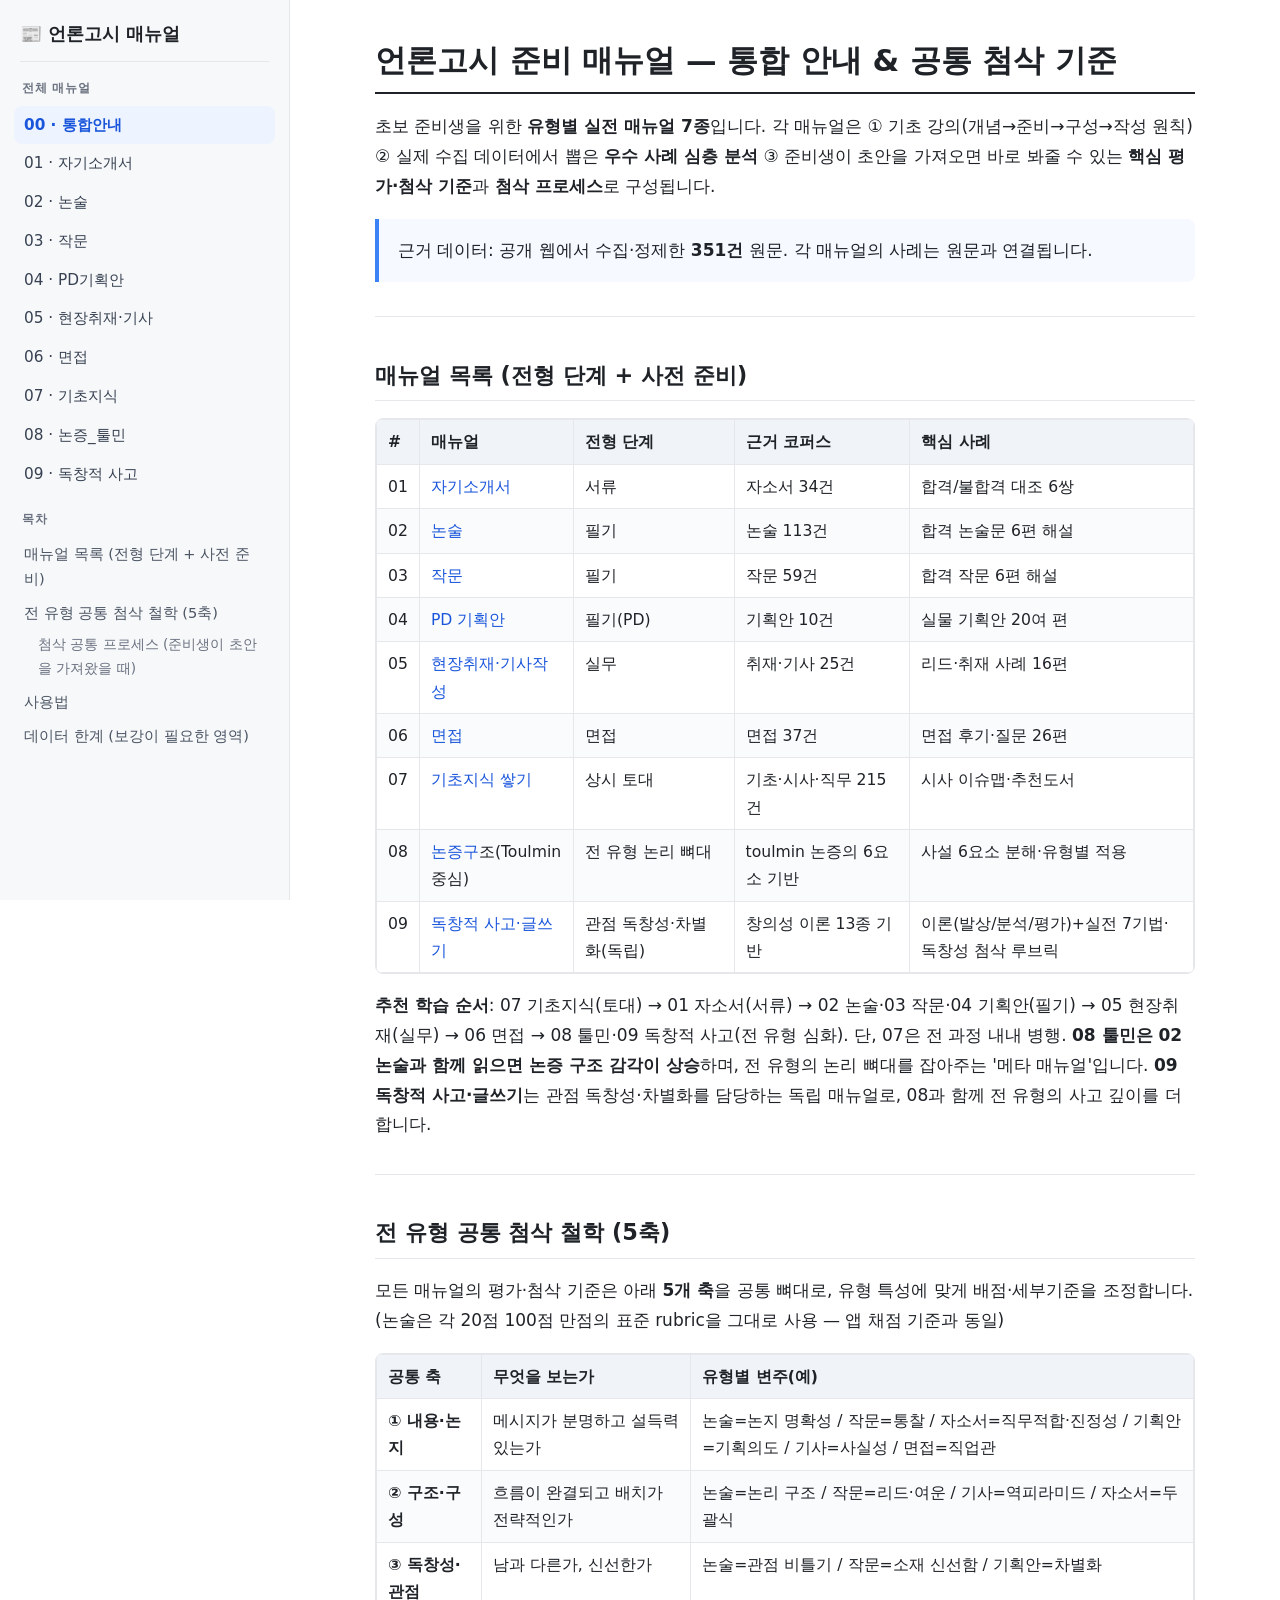
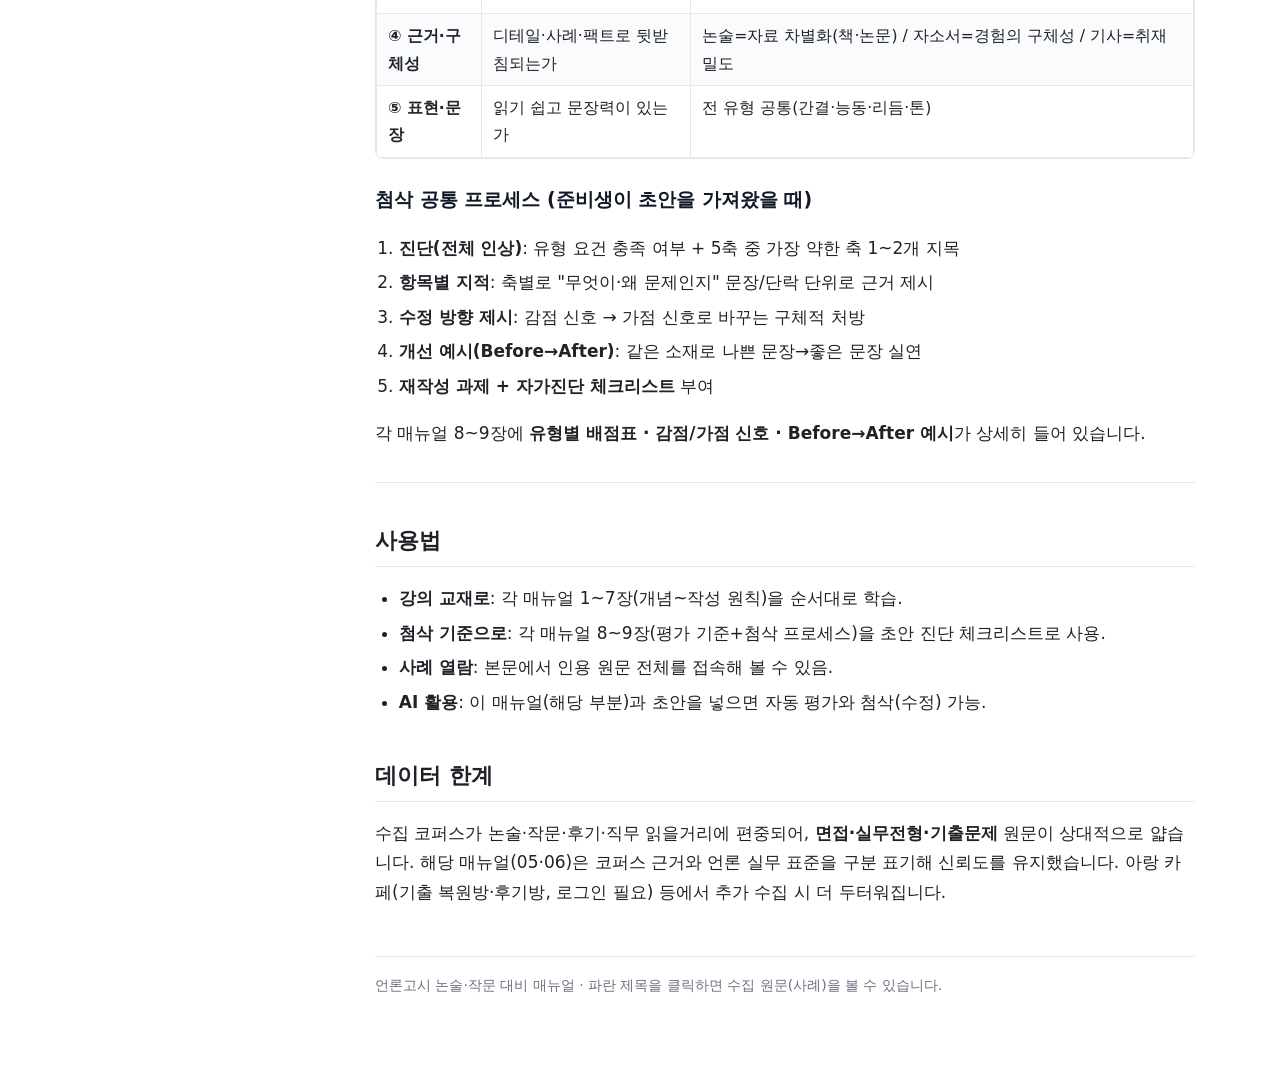
<file: index.html>
<!DOCTYPE html>
<html lang="ko">
<head>
<meta charset="utf-8">
<meta name="viewport" content="width=device-width, initial-scale=1">
<title>언론고시 준비 매뉴얼 — 통합 안내 &amp; 공통 첨삭 기준 · 언론고시 매뉴얼</title>
<link rel="stylesheet" href="assets/style.css">
</head>
<body>
<div class="topbar">
  <button id="menuBtn" aria-label="메뉴">☰</button>
  <span class="topbar-title">언론고시 준비 매뉴얼 — 통합 안내 &amp; 공통 첨삭 기준</span>
</div>
<div id="backdrop"></div>
<div class="wrap">
  <aside class="sidebar" id="sidebar">
    <a class="brand" href="index.html">📰 언론고시 매뉴얼</a>
    <nav class="manuals"><div class="nav-title">전체 매뉴얼</div>
<ul class="man-list">
<li><a class="active" href="index.html">00 · 통합안내</a></li>
<li><a class="" href="01_cover_letter.html">01 · 자기소개서</a></li>
<li><a class="" href="02_essay.html">02 · 논술</a></li>
<li><a class="" href="03_composition.html">03 · 작문</a></li>
<li><a class="" href="04_pd_proposal.html">04 · PD기획안</a></li>
<li><a class="" href="05_reporting.html">05 · 현장취재·기사</a></li>
<li><a class="" href="06_interview.html">06 · 면접</a></li>
<li><a class="" href="07_foundation.html">07 · 기초지식</a></li>
<li><a class="" href="08_toulmin.html">08 · 논증_툴민</a></li>
<li><a class="" href="09_creative_writing.html">09 · 독창적 사고</a></li>
</ul></nav>
    <nav class="toc"><div class="nav-title">목차</div>
<ul class="toc-list">
<li class="t2"><a href="#s1">매뉴얼 목록 (전형 단계 + 사전 준비)</a></li>
<li class="t2"><a href="#s2">전 유형 공통 첨삭 철학 (5축)</a></li>
<li class="t3"><a href="#s3">첨삭 공통 프로세스 (준비생이 초안을 가져왔을 때)</a></li>
<li class="t2"><a href="#s4">사용법</a></li>
<li class="t2"><a href="#s5">데이터 한계 (보강이 필요한 영역)</a></li>
</ul></nav>
  </aside>
  <main class="main">
    <header class="page-head"><h1>언론고시 준비 매뉴얼 — 통합 안내 &amp; 공통 첨삭 기준</h1></header>
    <article class="content">
<p>초보 준비생을 위한 <strong>유형별 실전 매뉴얼 7종</strong>입니다. 각 매뉴얼은 ① 기초 강의(개념→준비→구성→작성 원칙) ② 실제 수집 데이터에서 뽑은 <strong>우수 사례 심층 분석</strong> ③ 준비생이 초안을 가져오면 바로 봐줄 수 있는 <strong>핵심 평가·첨삭 기준</strong>과 <strong>첨삭 프로세스</strong>로 구성됩니다.</p>
<blockquote>
<p>근거 데이터: 공개 웹에서 수집·정제한 <strong>351건</strong> 원문. 각 매뉴얼의 사례는 원문과 연결됩니다.</p>
</blockquote>
<hr/>
<h2 id="s1">매뉴얼 목록 (전형 단계 + 사전 준비)</h2>
<div class="tw"><table>
<thead>
<tr>
<th>#</th>
<th>매뉴얼</th>
<th>전형 단계</th>
<th>근거 코퍼스</th>
<th>핵심 사례</th>
</tr>
</thead>
<tbody>
<tr>
<td>01</td>
<td><a href="01_cover_letter.html">자기소개서</a></td>
<td>서류</td>
<td>자소서 34건</td>
<td>합격/불합격 대조 6쌍</td>
</tr>
<tr>
<td>02</td>
<td><a href="02_essay.html">논술</a></td>
<td>필기</td>
<td>논술 113건</td>
<td>합격 논술문 6편 해설</td>
</tr>
<tr>
<td>03</td>
<td><a href="03_composition.html">작문</a></td>
<td>필기</td>
<td>작문 59건</td>
<td>합격 작문 6편 해설</td>
</tr>
<tr>
<td>04</td>
<td><a href="04_pd_proposal.html">PD 기획안</a></td>
<td>필기(PD)</td>
<td>기획안 10건</td>
<td>실물 기획안 20여 편</td>
</tr>
<tr>
<td>05</td>
<td><a href="05_reporting.html">현장취재·기사작성</a></td>
<td>실무</td>
<td>취재·기사 25건</td>
<td>리드·취재 사례 16편</td>
</tr>
<tr>
<td>06</td>
<td><a href="06_interview.html">면접</a></td>
<td>면접</td>
<td>면접 37건</td>
<td>면접 후기·질문 26편</td>
</tr>
<tr>
<td>07</td>
<td><a href="07_foundation.html">기초지식 쌓기</a></td>
<td>상시 토대</td>
<td>기초·시사·직무 215건</td>
<td>시사 이슈맵·추천도서</td>
</tr>
<tr>
<td>08</td>
<td><a href="08_toulmin.html">논증구</a>조(Toulmin 중심)</td>
<td>전 유형 논리 뼈대</td>
<td>toulmin 논증의 6요소 기반</td>
<td>사설 6요소 분해·유형별 적용</td>
</tr>
<tr>
<td>09</td>
<td><a href="09_creative_writing.html">독창적 사고·글쓰기</a></td>
<td>관점 독창성·차별화(독립)</td>
<td>창의성 이론 13종 기반</td>
<td>이론(발상/분석/평가)+실전 7기법·독창성 첨삭 루브릭</td>
</tr>
</tbody>
</table></div>
<p><strong>추천 학습 순서</strong>: 07 기초지식(토대) → 01 자소서(서류) → 02 논술·03 작문·04 기획안(필기) → 05 현장취재(실무) → 06 면접 → 08 툴민·09 독창적 사고(전 유형 심화). 단, 07은 전 과정 내내 병행. <strong>08 툴민은 02 논술과 함께 읽으면 논증 구조 감각이 상승</strong>하며, 전 유형의 논리 뼈대를 잡아주는 '메타 매뉴얼'입니다. <strong>09 독창적 사고·글쓰기</strong>는 관점 독창성·차별화를 담당하는 독립 매뉴얼로, 08과 함께 전 유형의 사고 깊이를 더합니다.</p>
<hr/>
<h2 id="s2">전 유형 공통 첨삭 철학 (5축)</h2>
<p>모든 매뉴얼의 평가·첨삭 기준은 아래 <strong>5개 축</strong>을 공통 뼈대로, 유형 특성에 맞게 배점·세부기준을 조정합니다. (논술은 각 20점 100점 만점의 표준 rubric을 그대로 사용 — 앱 채점 기준과 동일)</p>
<div class="tw"><table>
<thead>
<tr>
<th>공통 축</th>
<th>무엇을 보는가</th>
<th>유형별 변주(예)</th>
</tr>
</thead>
<tbody>
<tr>
<td><strong>① 내용·논지</strong></td>
<td>메시지가 분명하고 설득력 있는가</td>
<td>논술=논지 명확성 / 작문=통찰 / 자소서=직무적합·진정성 / 기획안=기획의도 / 기사=사실성 / 면접=직업관</td>
</tr>
<tr>
<td><strong>② 구조·구성</strong></td>
<td>흐름이 완결되고 배치가 전략적인가</td>
<td>논술=논리 구조 / 작문=리드·여운 / 기사=역피라미드 / 자소서=두괄식</td>
</tr>
<tr>
<td><strong>③ 독창성·관점</strong></td>
<td>남과 다른가, 신선한가</td>
<td>논술=관점 비틀기 / 작문=소재 신선함 / 기획안=차별화</td>
</tr>
<tr>
<td><strong>④ 근거·구체성</strong></td>
<td>디테일·사례·팩트로 뒷받침되는가</td>
<td>논술=자료 차별화(책·논문) / 자소서=경험의 구체성 / 기사=취재 밀도</td>
</tr>
<tr>
<td><strong>⑤ 표현·문장</strong></td>
<td>읽기 쉽고 문장력이 있는가</td>
<td>전 유형 공통(간결·능동·리듬·톤)</td>
</tr>
</tbody>
</table></div>
<h3 id="s3">첨삭 공통 프로세스 (준비생이 초안을 가져왔을 때)</h3>
<ol>
<li><strong>진단(전체 인상)</strong>: 유형 요건 충족 여부 + 5축 중 가장 약한 축 1~2개 지목</li>
<li><strong>항목별 지적</strong>: 축별로 "무엇이·왜 문제인지" 문장/단락 단위로 근거 제시</li>
<li><strong>수정 방향 제시</strong>: 감점 신호 → 가점 신호로 바꾸는 구체적 처방</li>
<li><strong>개선 예시(Before→After)</strong>: 같은 소재로 나쁜 문장→좋은 문장 실연</li>
<li><strong>재작성 과제 + 자가진단 체크리스트</strong> 부여</li>
</ol>
<p>각 매뉴얼 8~9장에 <strong>유형별 배점표 · 감점/가점 신호 · Before→After 예시</strong>가 상세히 들어 있습니다.</p>
<hr/>
<h2 id="s4">사용법</h2>
<ul>
<li><strong>강의 교재로</strong>: 각 매뉴얼 1~7장(개념~작성 원칙)을 순서대로 학습.</li>
<li><strong>첨삭 기준으로</strong>: 각 매뉴얼 8~9장(평가 기준+첨삭 프로세스)을 초안 진단 체크리스트로 사용.</li>
<li><strong>사례 열람</strong>: 본문에서 인용 원문 전체를 접속해 볼 수 있음.</li>
<li><strong>AI 활용</strong>: 이 매뉴얼(해당 부분)과 초안을 넣으면 자동 평가와 첨삭(수정) 가능.</li>
</ul>
<h2 id="s5">데이터 한계</h2>
<p>수집 코퍼스가 논술·작문·후기·직무 읽을거리에 편중되어, <strong>면접·실무전형·기출문제</strong> 원문이 상대적으로 얇습니다. 해당 매뉴얼(05·06)은 코퍼스 근거와 언론 실무 표준을 구분 표기해 신뢰도를 유지했습니다. 아랑 카페(기출 복원방·후기방, 로그인 필요) 등에서 추가 수집 시 더 두터워집니다.</p></article>
    <footer class="foot">언론고시 논술·작문 대비 매뉴얼 · 파란 제목을 클릭하면 수집 원문(사례)을 볼 수 있습니다.</footer>
  </main>
</div>
<div id="modal" class="modal-overlay">
  <div class="modal">
    <button class="modal-close" id="modalClose" aria-label="닫기">✕</button>
    <h3 id="mTitle"></h3>
    <div class="modal-meta" id="mMeta"></div>
    <div class="modal-body" id="mBody"></div>
  </div>
</div>
<script src="assets/data.js"></script>
<script src="assets/app.js"></script>
</body>
</html>
</file>
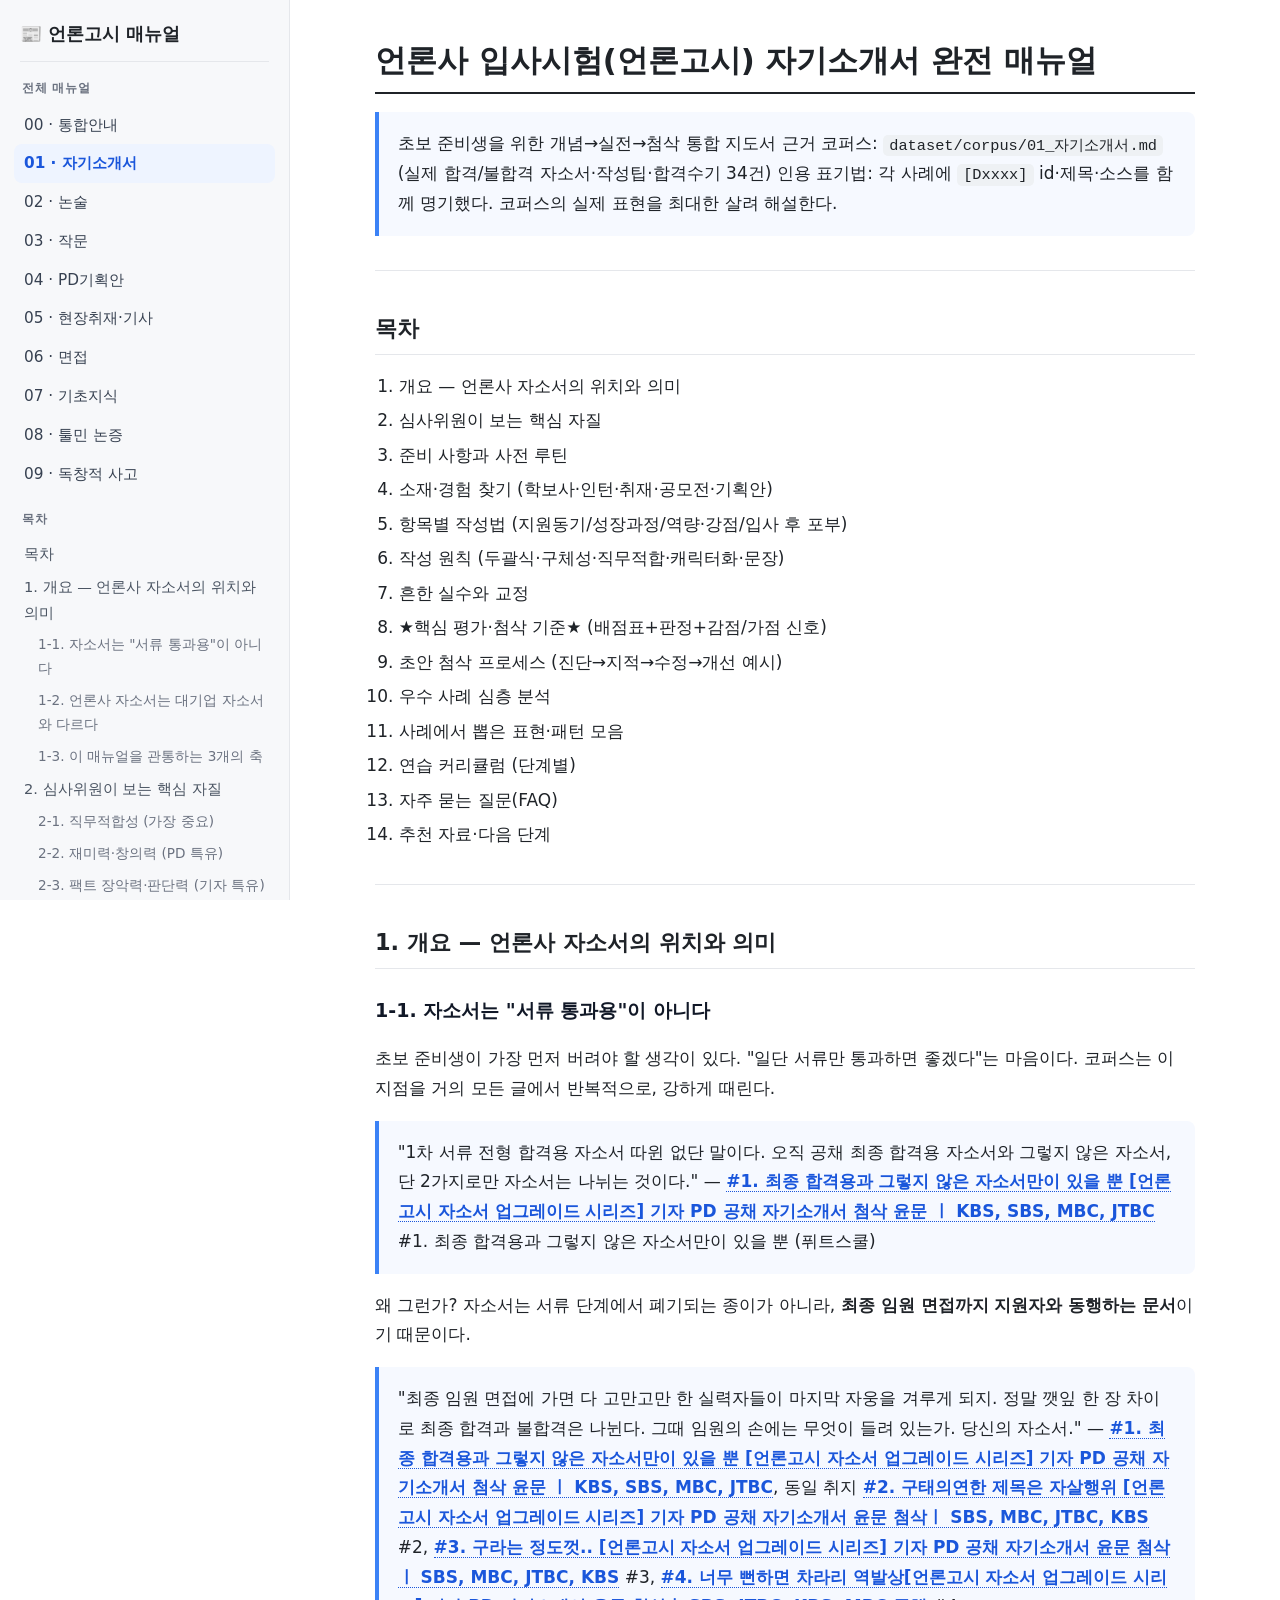
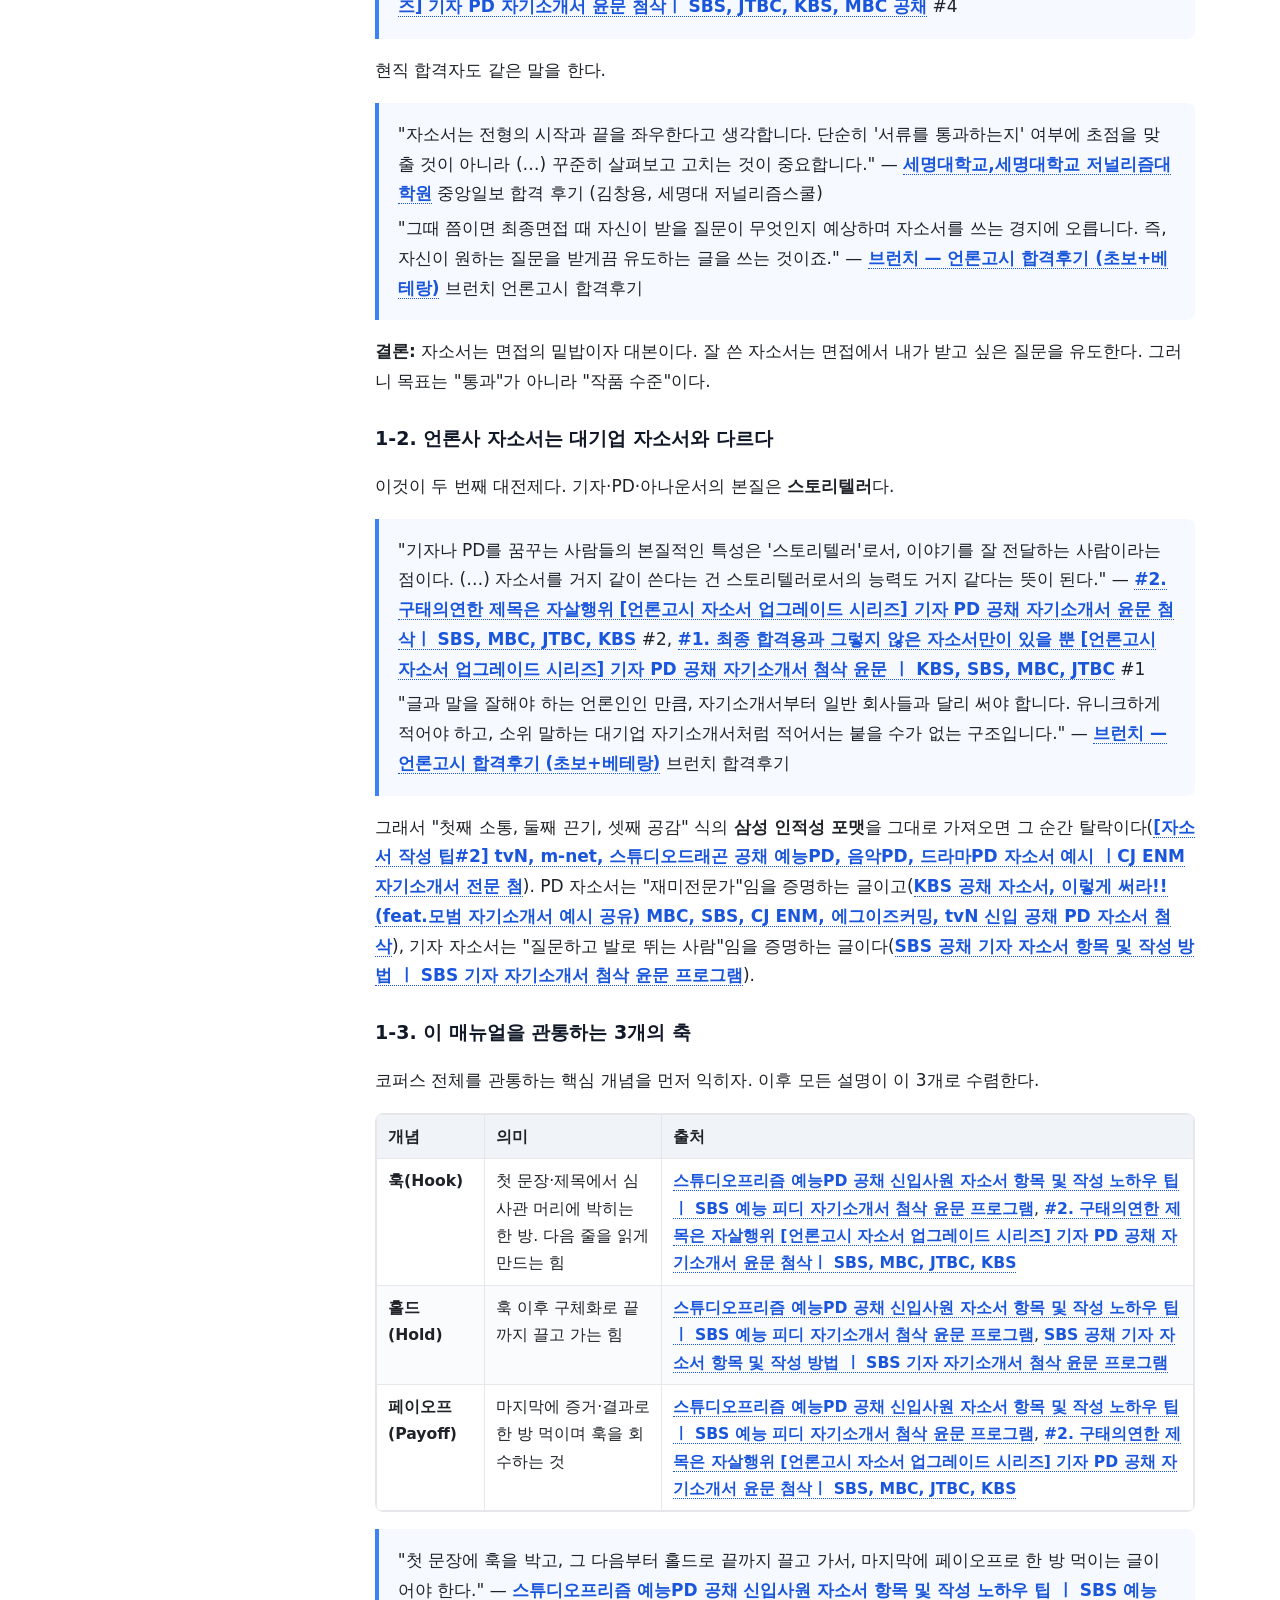
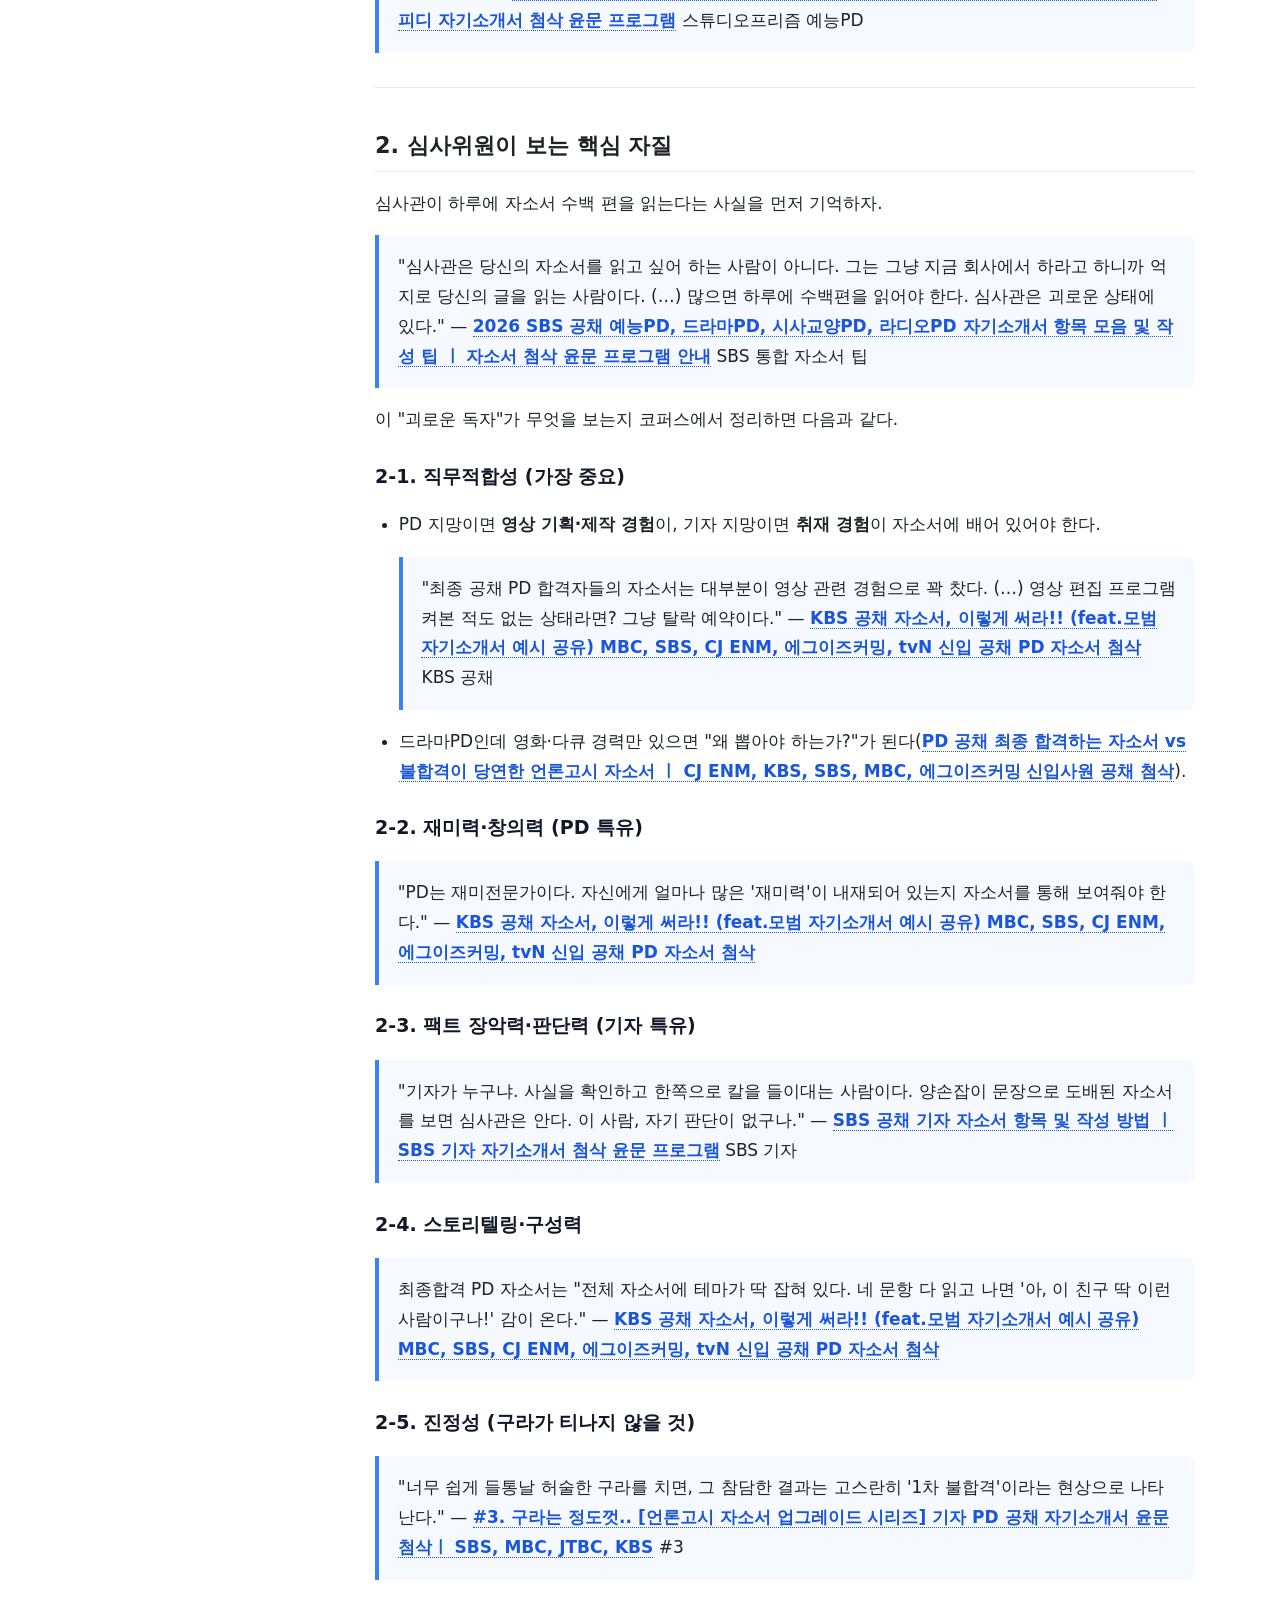
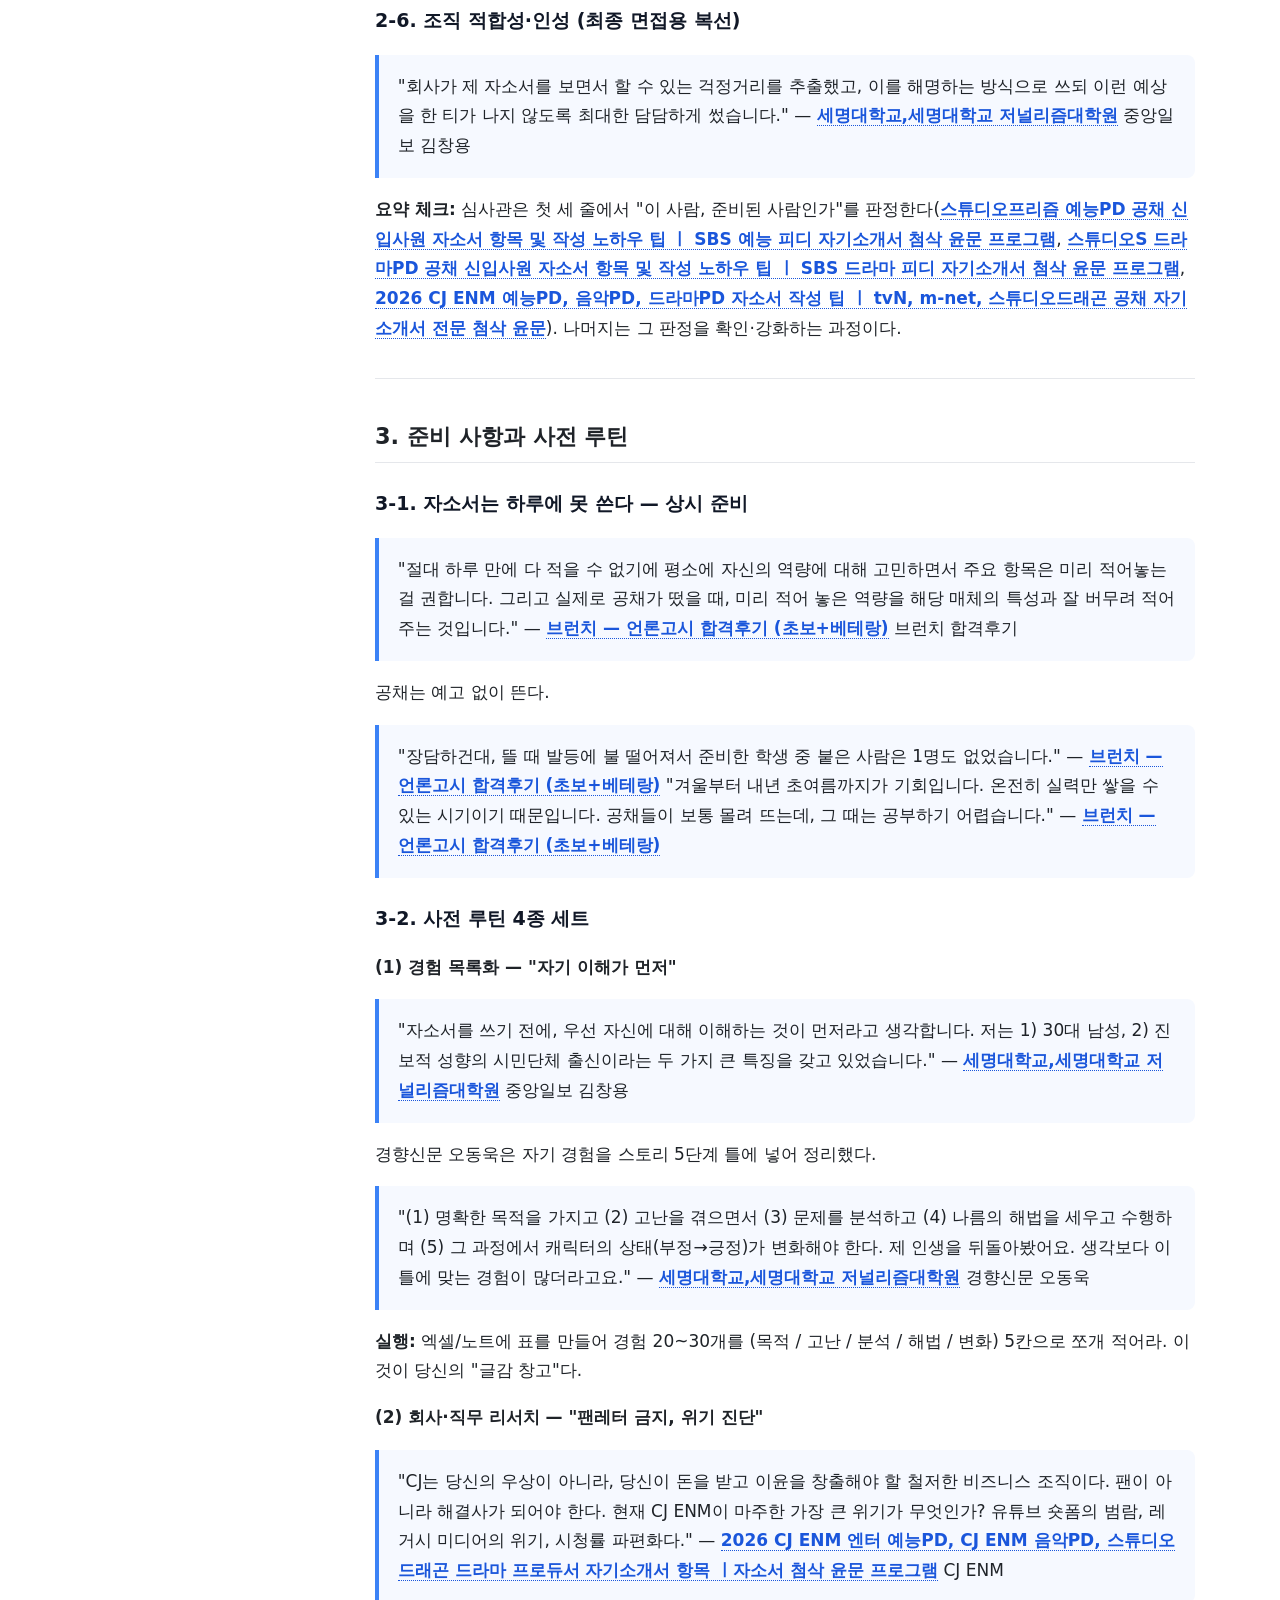
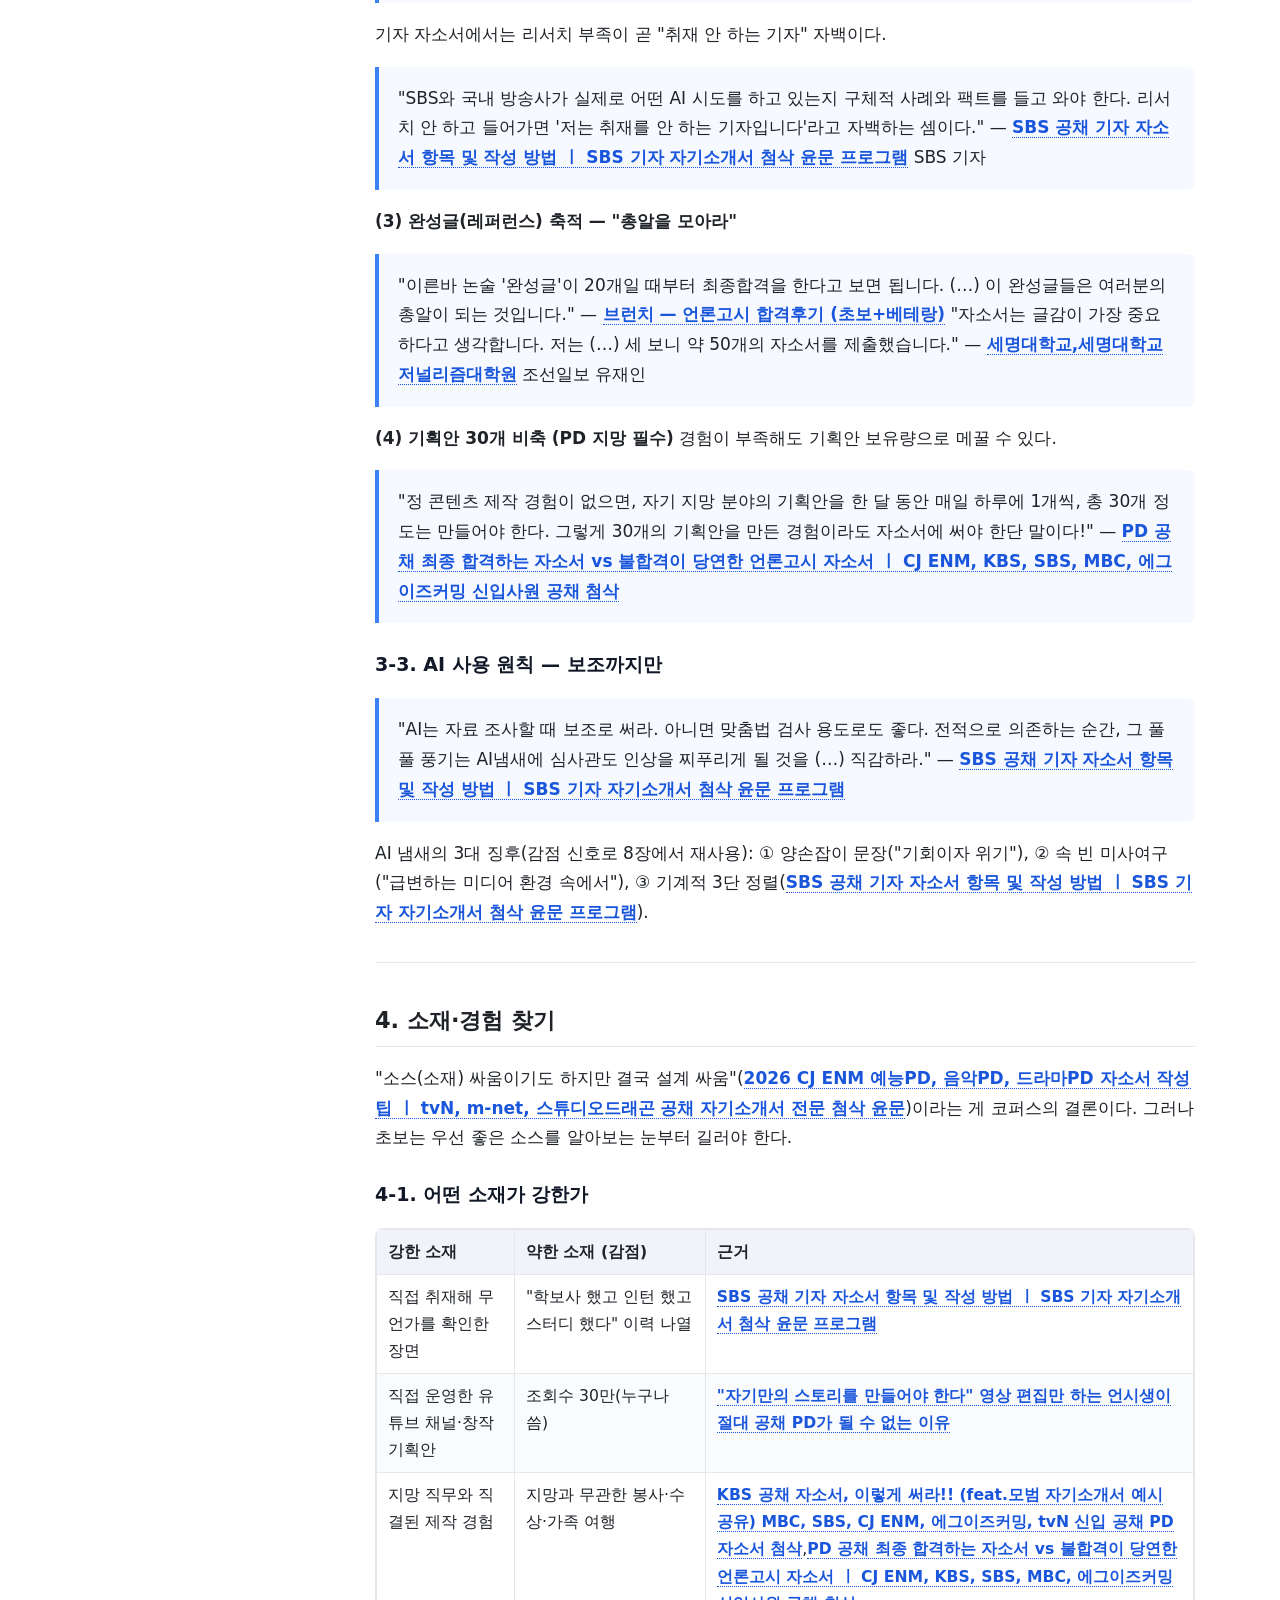
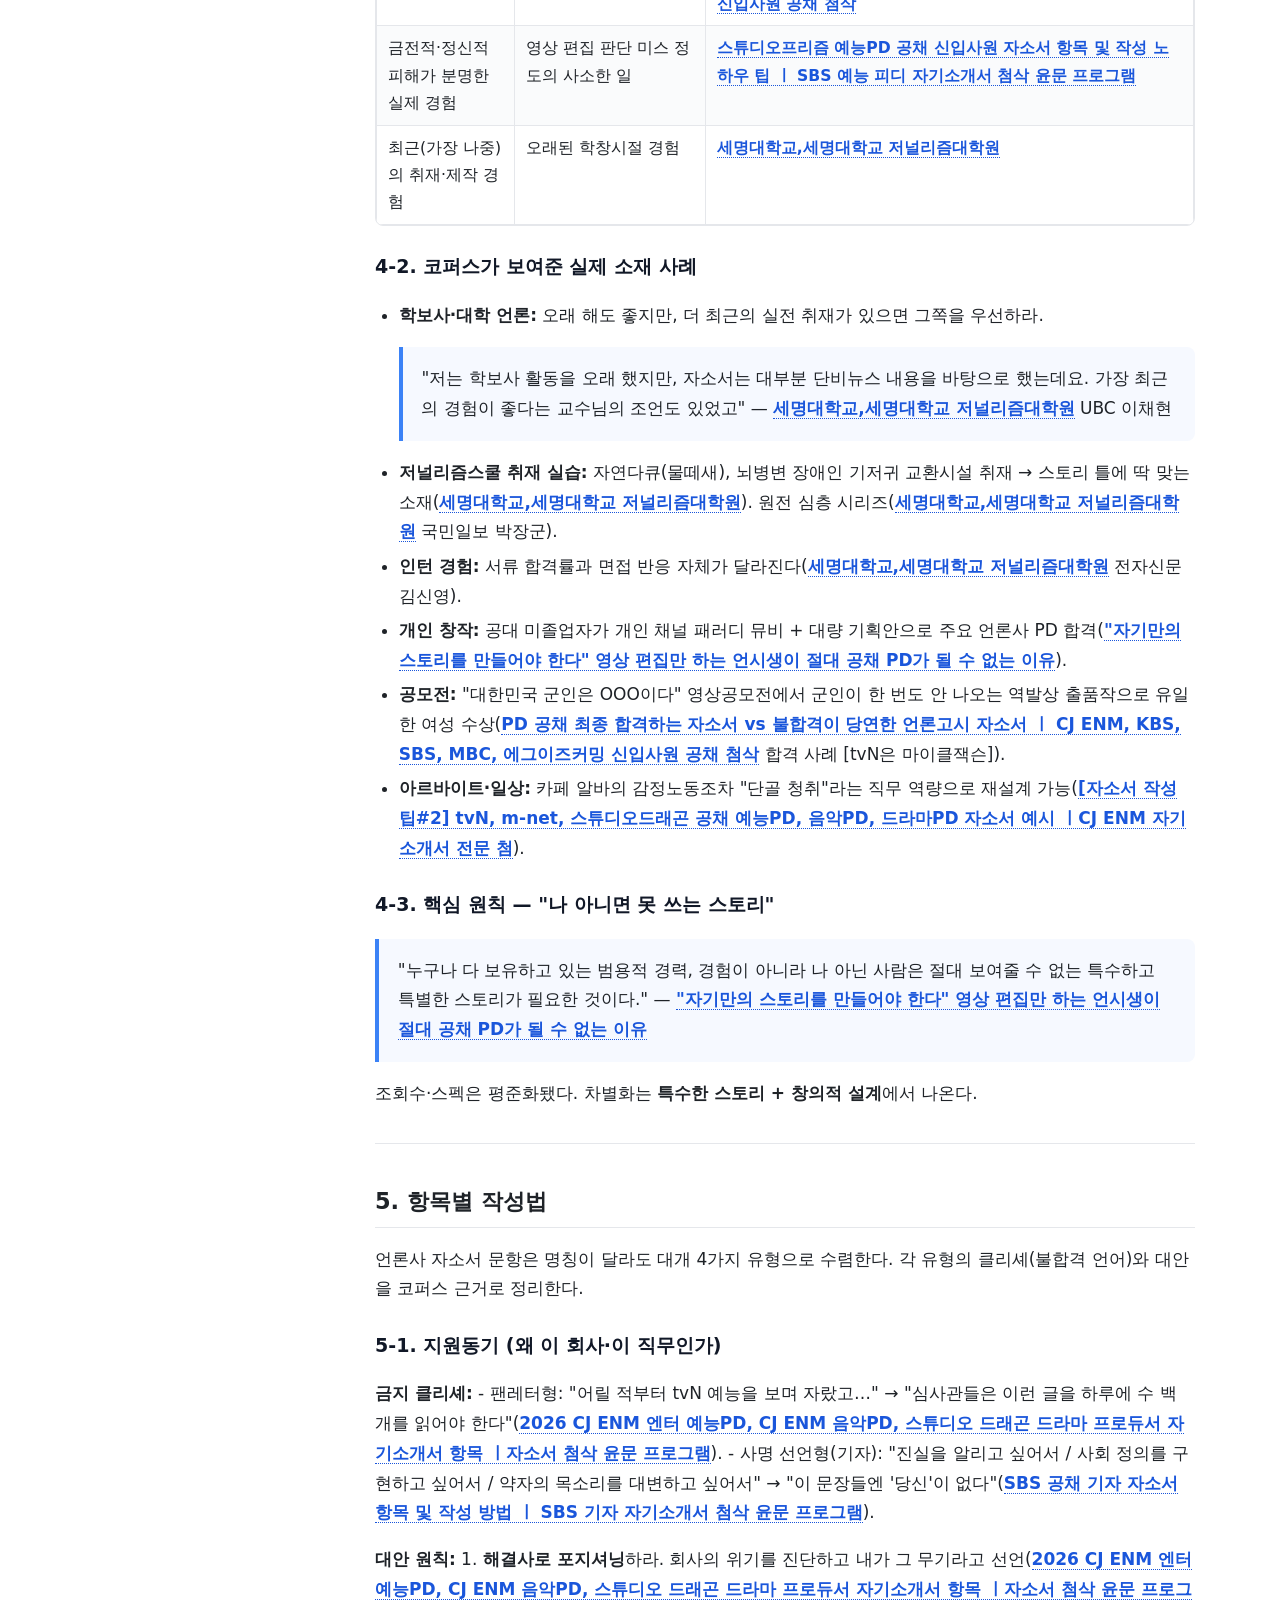
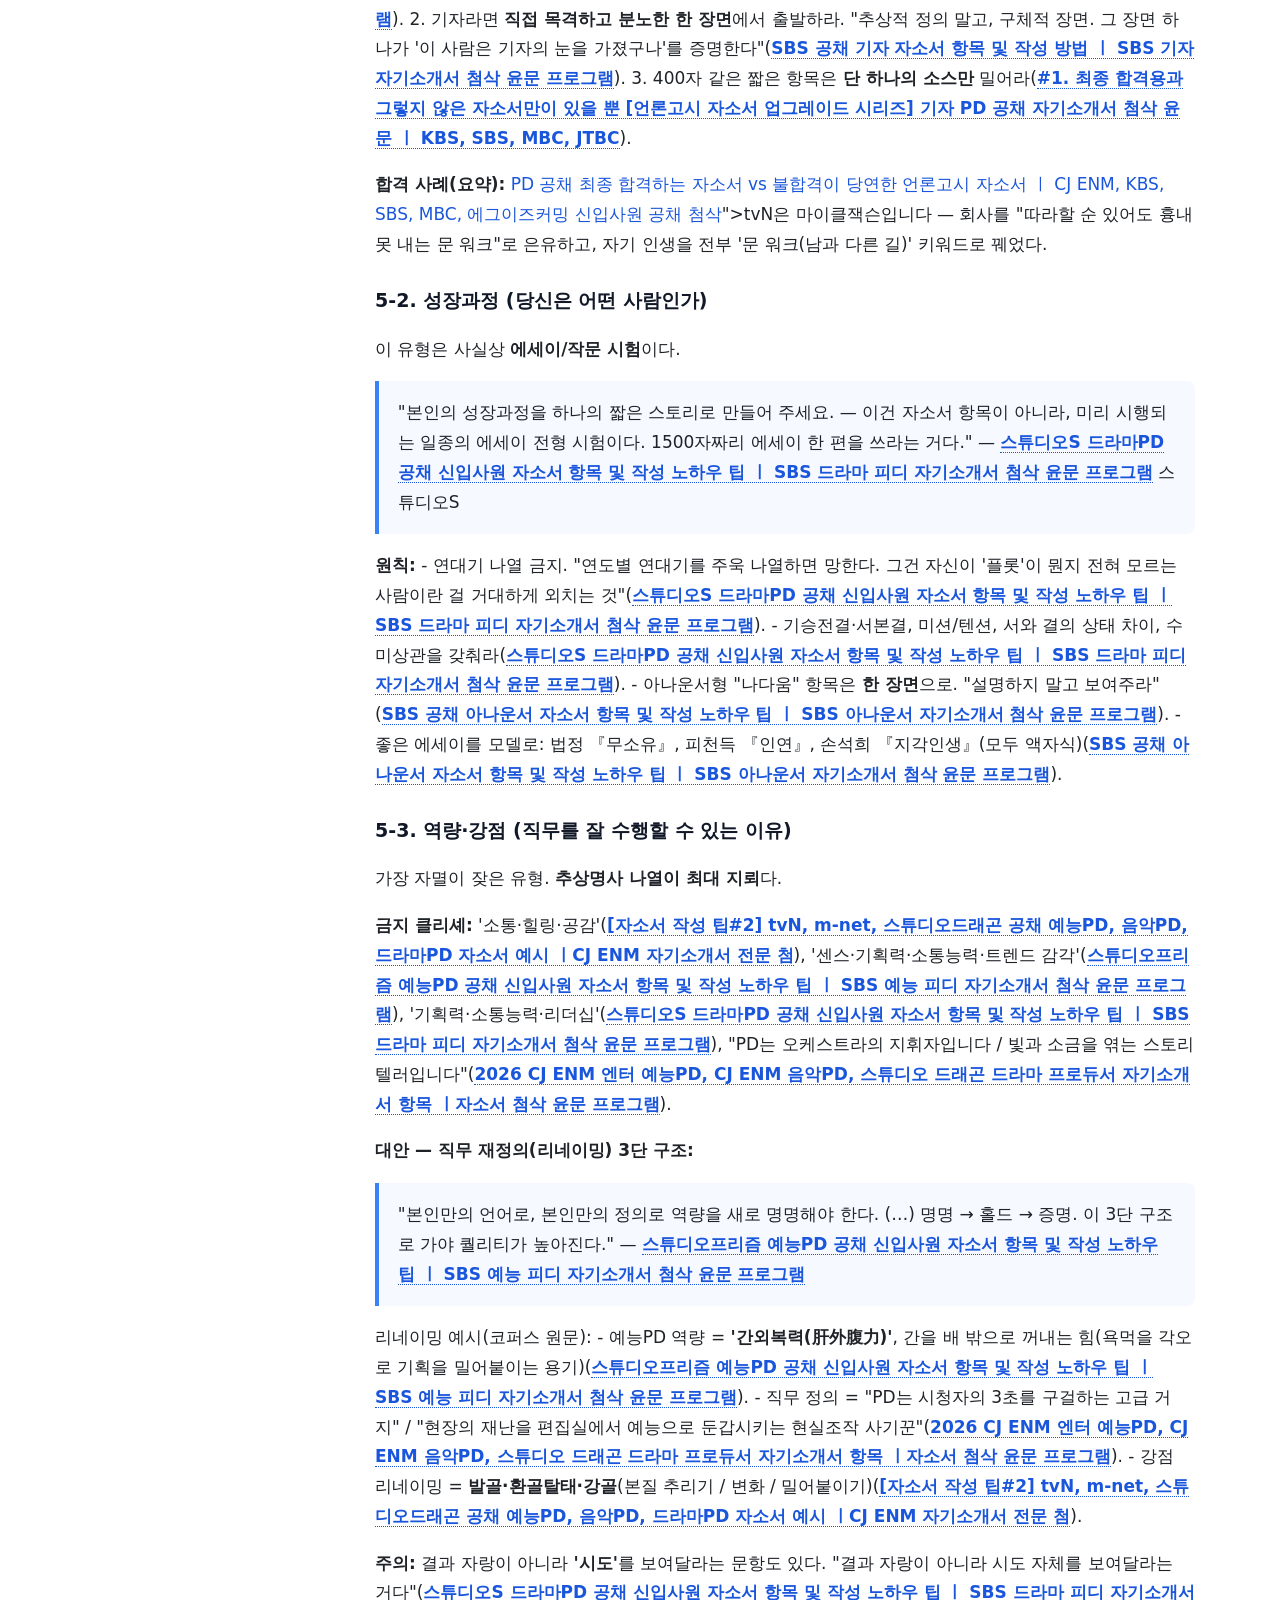
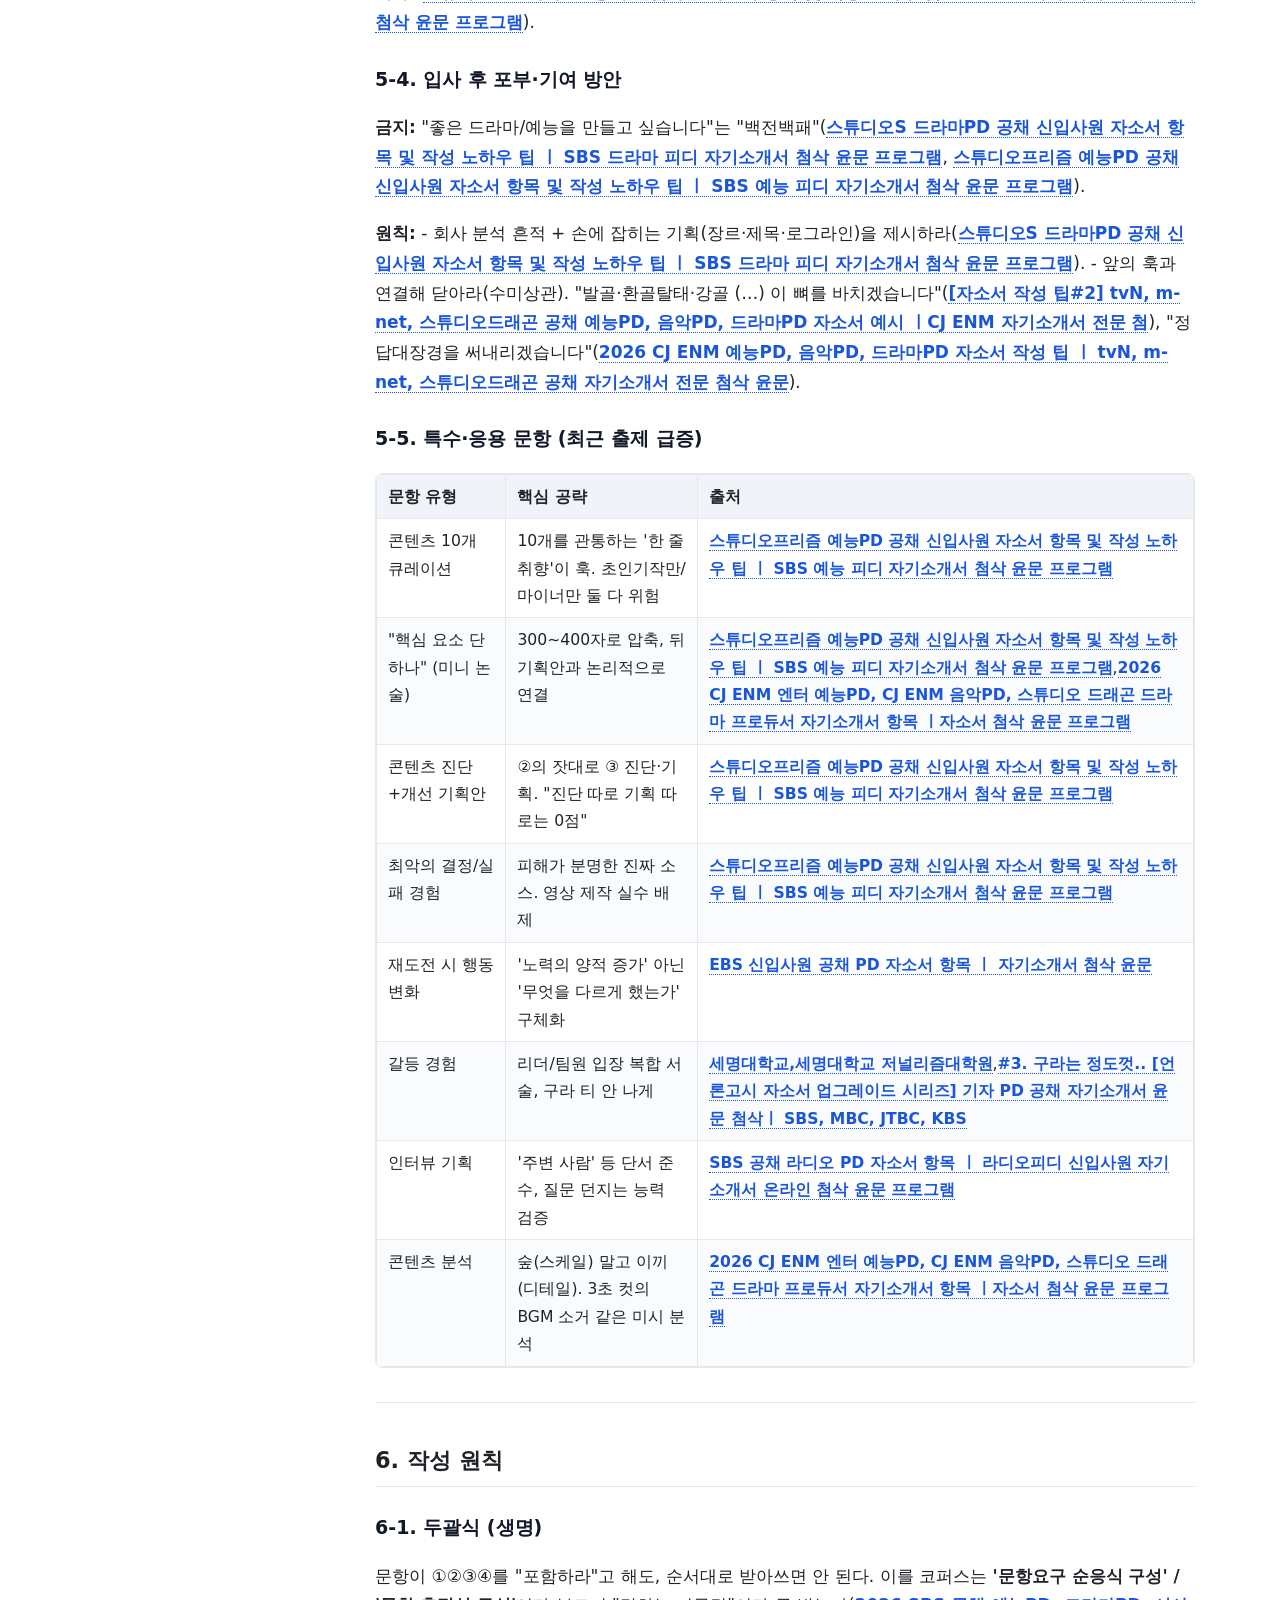
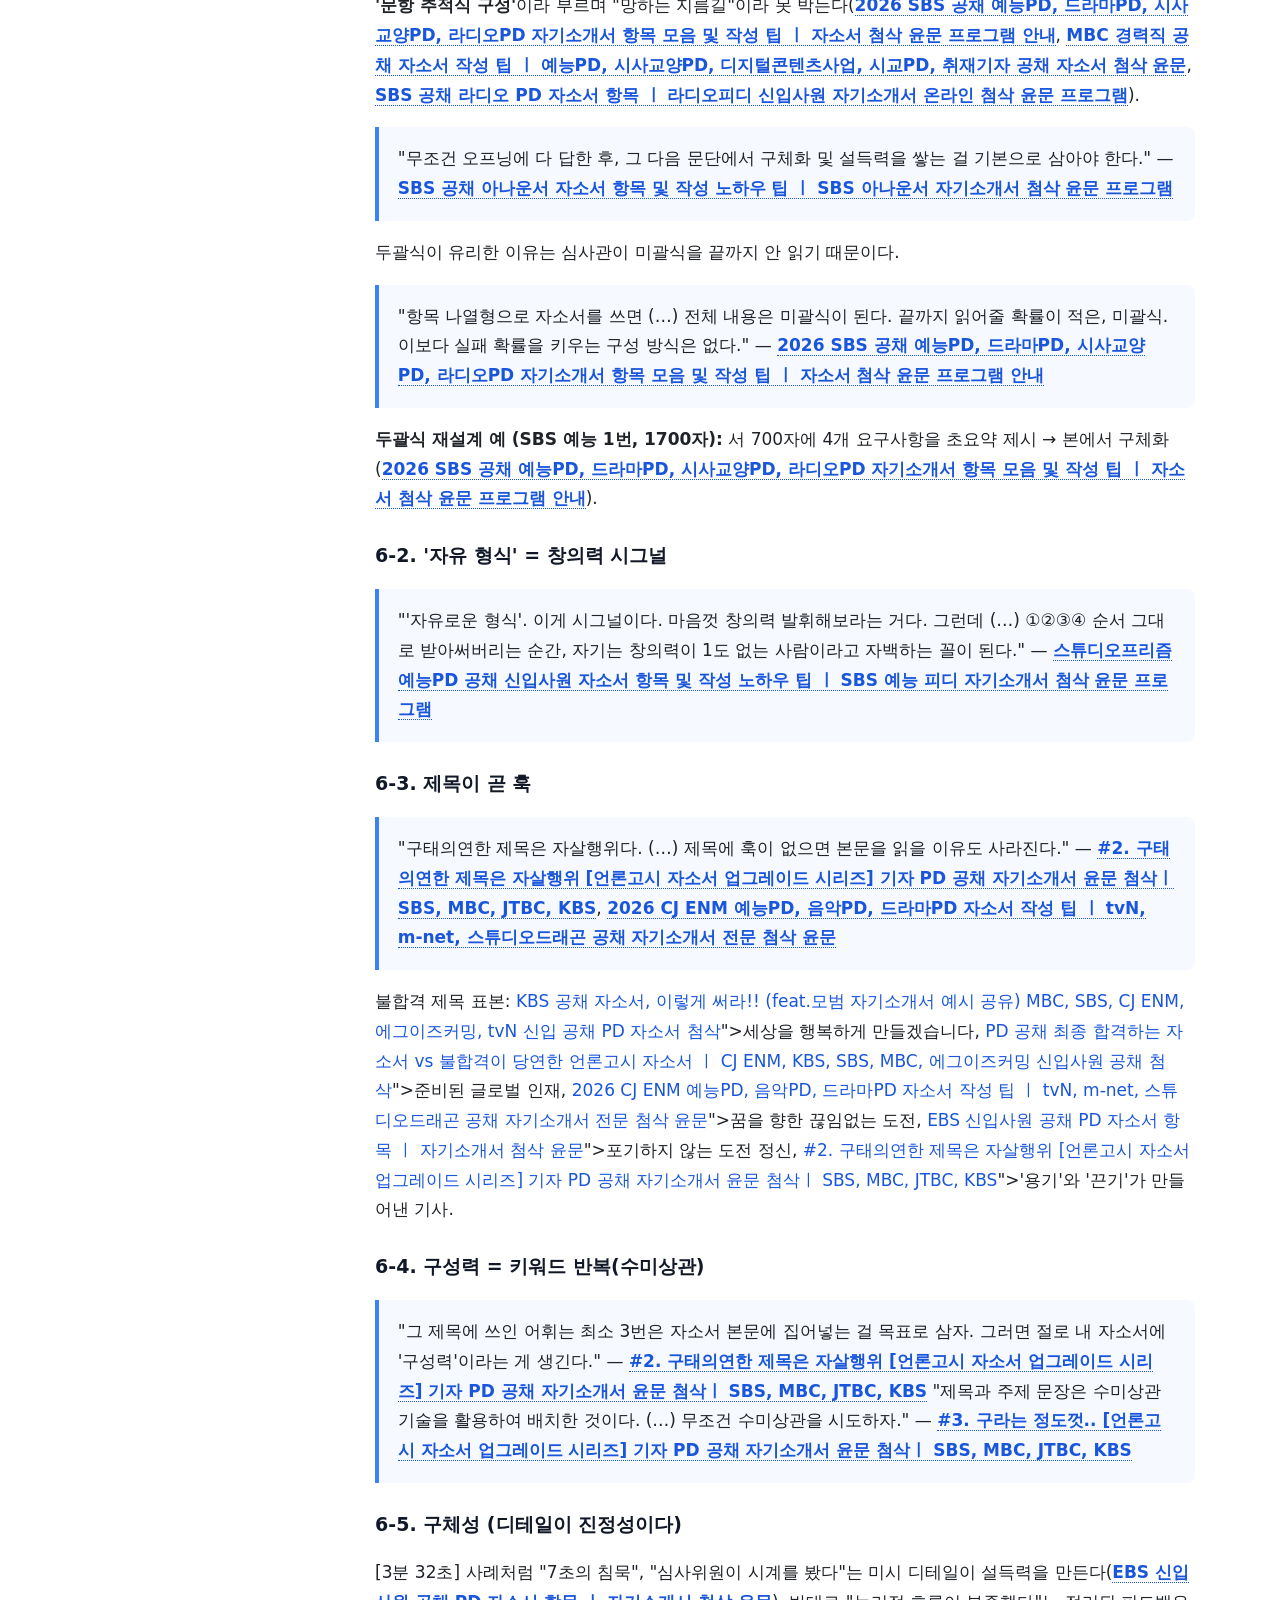
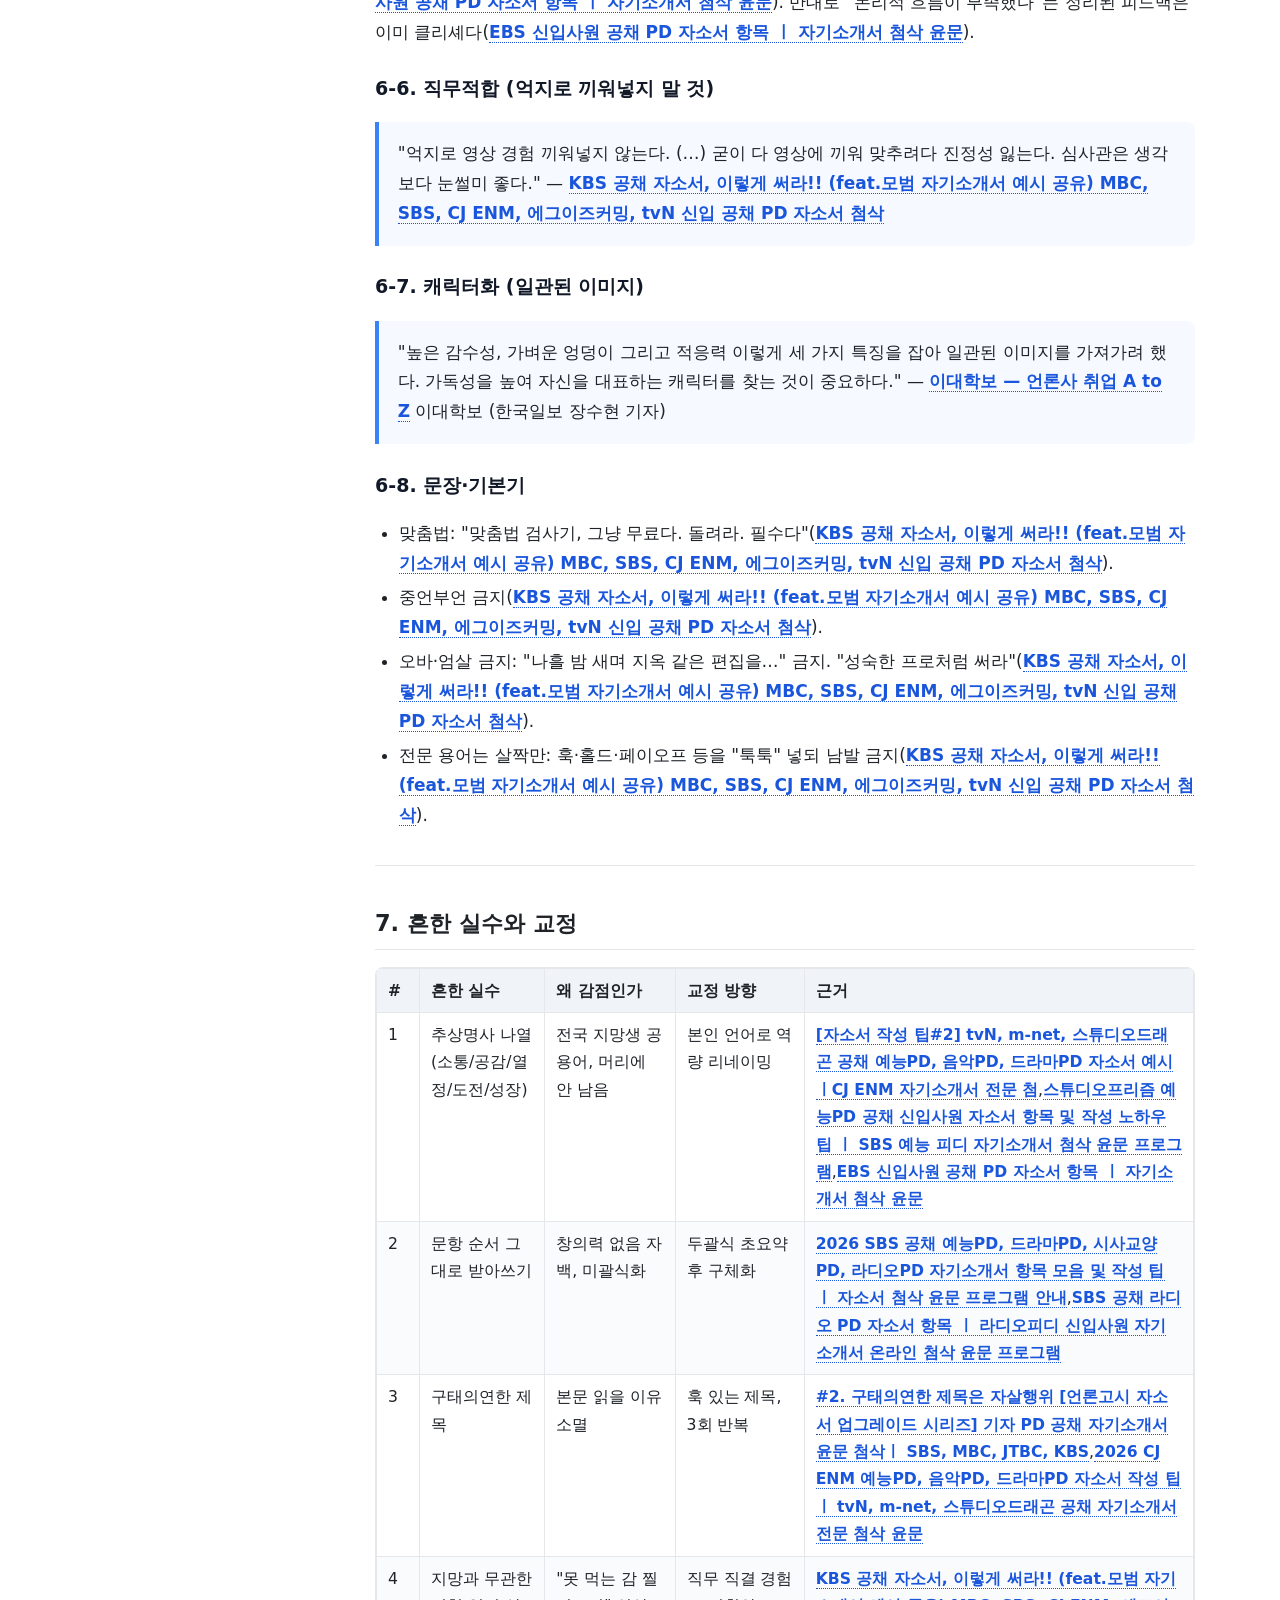
<file: 01_cover_letter.html>
<!DOCTYPE html>
<html lang="ko">
<head>
<meta charset="utf-8">
<meta name="viewport" content="width=device-width, initial-scale=1">
<title>언론사 입사시험(언론고시) 자기소개서 완전 매뉴얼 · 언론고시 매뉴얼</title>
<link rel="stylesheet" href="assets/style.css">
</head>
<body>
<div class="topbar">
  <button id="menuBtn" aria-label="메뉴">☰</button>
  <span class="topbar-title">언론사 입사시험(언론고시) 자기소개서 완전 매뉴얼</span>
</div>
<div id="backdrop"></div>
<div class="wrap">
  <aside class="sidebar" id="sidebar">
    <a class="brand" href="index.html">📰 언론고시 매뉴얼</a>
    <nav class="manuals"><div class="nav-title">전체 매뉴얼</div>
<ul class="man-list">
<li><a class="" href="index.html">00 · 통합안내</a></li>
<li><a class="active" href="01_cover_letter.html">01 · 자기소개서</a></li>
<li><a class="" href="02_essay.html">02 · 논술</a></li>
<li><a class="" href="03_composition.html">03 · 작문</a></li>
<li><a class="" href="04_pd_proposal.html">04 · PD기획안</a></li>
<li><a class="" href="05_reporting.html">05 · 현장취재·기사</a></li>
<li><a class="" href="06_interview.html">06 · 면접</a></li>
<li><a class="" href="07_foundation.html">07 · 기초지식</a></li>
<li><a class="" href="08_toulmin.html">08 · 툴민 논증</a></li>
<li><a class="" href="09_creative_writing.html">09 · 독창적 사고</a></li>
</ul></nav>
    <nav class="toc"><div class="nav-title">목차</div>
<ul class="toc-list">
<li class="t2"><a href="#s1">목차</a></li>
<li class="t2"><a href="#s2">1. 개요 — 언론사 자소서의 위치와 의미</a></li>
<li class="t3"><a href="#s3">1-1. 자소서는 &quot;서류 통과용&quot;이 아니다</a></li>
<li class="t3"><a href="#s4">1-2. 언론사 자소서는 대기업 자소서와 다르다</a></li>
<li class="t3"><a href="#s5">1-3. 이 매뉴얼을 관통하는 3개의 축</a></li>
<li class="t2"><a href="#s6">2. 심사위원이 보는 핵심 자질</a></li>
<li class="t3"><a href="#s7">2-1. 직무적합성 (가장 중요)</a></li>
<li class="t3"><a href="#s8">2-2. 재미력·창의력 (PD 특유)</a></li>
<li class="t3"><a href="#s9">2-3. 팩트 장악력·판단력 (기자 특유)</a></li>
<li class="t3"><a href="#s10">2-4. 스토리텔링·구성력</a></li>
<li class="t3"><a href="#s11">2-5. 진정성 (구라가 티나지 않을 것)</a></li>
<li class="t3"><a href="#s12">2-6. 조직 적합성·인성 (최종 면접용 복선)</a></li>
<li class="t2"><a href="#s13">3. 준비 사항과 사전 루틴</a></li>
<li class="t3"><a href="#s14">3-1. 자소서는 하루에 못 쓴다 — 상시 준비</a></li>
<li class="t3"><a href="#s15">3-2. 사전 루틴 4종 세트</a></li>
<li class="t3"><a href="#s16">3-3. AI 사용 원칙 — 보조까지만</a></li>
<li class="t2"><a href="#s17">4. 소재·경험 찾기</a></li>
<li class="t3"><a href="#s18">4-1. 어떤 소재가 강한가</a></li>
<li class="t3"><a href="#s19">4-2. 코퍼스가 보여준 실제 소재 사례</a></li>
<li class="t3"><a href="#s20">4-3. 핵심 원칙 — &quot;나 아니면 못 쓰는 스토리&quot;</a></li>
<li class="t2"><a href="#s21">5. 항목별 작성법</a></li>
<li class="t3"><a href="#s22">5-1. 지원동기 (왜 이 회사·이 직무인가)</a></li>
<li class="t3"><a href="#s23">5-2. 성장과정 (당신은 어떤 사람인가)</a></li>
<li class="t3"><a href="#s24">5-3. 역량·강점 (직무를 잘 수행할 수 있는 이유)</a></li>
<li class="t3"><a href="#s25">5-4. 입사 후 포부·기여 방안</a></li>
<li class="t3"><a href="#s26">5-5. 특수·응용 문항 (최근 출제 급증)</a></li>
<li class="t2"><a href="#s27">6. 작성 원칙</a></li>
<li class="t3"><a href="#s28">6-1. 두괄식 (생명)</a></li>
<li class="t3"><a href="#s29">6-2. &#x27;자유 형식&#x27; = 창의력 시그널</a></li>
<li class="t3"><a href="#s30">6-3. 제목이 곧 훅</a></li>
<li class="t3"><a href="#s31">6-4. 구성력 = 키워드 반복(수미상관)</a></li>
<li class="t3"><a href="#s32">6-5. 구체성 (디테일이 진정성이다)</a></li>
<li class="t3"><a href="#s33">6-6. 직무적합 (억지로 끼워넣지 말 것)</a></li>
<li class="t3"><a href="#s34">6-7. 캐릭터화 (일관된 이미지)</a></li>
<li class="t3"><a href="#s35">6-8. 문장·기본기</a></li>
<li class="t2"><a href="#s36">7. 흔한 실수와 교정</a></li>
<li class="t2"><a href="#s37">8. ★핵심 평가·첨삭 기준★</a></li>
<li class="t3"><a href="#s38">8-1. 공통 평가축 배점표 (100점)</a></li>
<li class="t3"><a href="#s39">8-2. 축별 판정 기준 (합격선 / 위험 / 탈락)</a></li>
<li class="t3"><a href="#s40">8-3. 즉시 탈락(레드 플래그) 목록</a></li>
<li class="t3"><a href="#s41">8-4. 가점(그린 플래그) 신호</a></li>
<li class="t2"><a href="#s42">9. 초안 첨삭 프로세스</a></li>
<li class="t3"><a href="#s43">9-1. 첨삭의 마음가짐 — &quot;뼈를 때린다&quot;</a></li>
<li class="t3"><a href="#s44">9-2. 5단계 진단 프로세스</a></li>
<li class="t3"><a href="#s45">9-3. 첨삭 전/후 대조 예시 (코퍼스 실물)</a></li>
<li class="t2"><a href="#s46">10. 우수 사례 심층 분석</a></li>
<li class="t3"><a href="#s47">10-1. [먹기를 가장 좋아하고 변비를 싫어하는 쾌변 능력자] — CJ ENM 예능PD 지원동기 (합격) ·KBS 공채 자소서, 이렇게 써라!! (feat.모범 자기소개서 예시 공유) MBC, SBS, CJ ENM, 에그이즈커밍, tvN 신입 공채 PD 자소서 첨삭KBS 공채 팁 (퓌트스쿨)</a></li>
<li class="t3"><a href="#s48">10-2. [tvN은 마이클잭슨입니다] — CJ ENM 예능PD 지원동기 (합격) ·PD 공채 최종 합격하는 자소서 vs 불합격이 당연한 언론고시 자소서 ㅣ CJ ENM, KBS, SBS, MBC, 에그이즈커밍 신입사원 공채 첨삭(퓌트스쿨)</a></li>
<li class="t3"><a href="#s49">10-3. [대장경] vs [꿈을 향한 끊임없는 도전] — 동일 소스, 다른 설계 ·2026 CJ ENM 예능PD, 음악PD, 드라마PD 자소서 작성 팁 ㅣ tvN, m-net, 스튜디오드래곤 공채 자기소개서 전문 첨삭 윤문(퓌트스쿨)</a></li>
<li class="t3"><a href="#s50">10-4. [3분 32초] — EBS 재도전 항목 (합격 가능) ·EBS 신입사원 공채 PD 자소서 항목 ㅣ 자기소개서 첨삭 윤문(퓌트스쿨)</a></li>
<li class="t3"><a href="#s51">10-5. [단골] / 발골·환골탈태·강골 — CJ ENM 직무수행 이유 (합격 가능) ·[자소서 작성 팁#2] tvN, m-net, 스튜디오드래곤 공채 예능PD, 음악PD, 드라마PD 자소서 예시 ㅣCJ ENM 자기소개서 전문 첨(퓌트스쿨)</a></li>
<li class="t3"><a href="#s52">10-6. 합격수기가 말하는 자소서 원리 (교차 참고)</a></li>
<li class="t2"><a href="#s53">11. 사례에서 뽑은 표현·패턴 모음</a></li>
<li class="t3"><a href="#s54">11-1. 직무 재정의(리네이밍) 패턴</a></li>
<li class="t3"><a href="#s55">11-2. 은유로 회사·직무 꿰기</a></li>
<li class="t3"><a href="#s56">11-3. 두괄식 오프닝 문형</a></li>
<li class="t3"><a href="#s57">11-4. 절대 쓰지 말 것 (블랙리스트)</a></li>
<li class="t3"><a href="#s58">11-5. 마무리(페이오프) 문형</a></li>
<li class="t2"><a href="#s59">12. 연습 커리큘럼 (단계별)</a></li>
<li class="t3"><a href="#s60">1주차 — 자기 이해·글감 채굴</a></li>
<li class="t3"><a href="#s61">2주차 — 회사·직무 리서치</a></li>
<li class="t3"><a href="#s62">3주차 — 제목·훅 훈련</a></li>
<li class="t3"><a href="#s63">4주차 — 두괄식 구조 훈련</a></li>
<li class="t3"><a href="#s64">5주차 — 항목별 초안 (지원동기·역량)</a></li>
<li class="t3"><a href="#s65">6주차 — 항목별 초안 (성장과정·특수문항)</a></li>
<li class="t3"><a href="#s66">7주차 — 상호 첨삭·다작</a></li>
<li class="t3"><a href="#s67">8주차 — 완성글화·회사별 변형</a></li>
<li class="t2"><a href="#s68">13. 자주 묻는 질문(FAQ)</a></li>
<li class="t2"><a href="#s69">14. 추천 자료·다음 단계</a></li>
<li class="t3"><a href="#s70">14-1. 코퍼스가 직접 추천한 읽을거리</a></li>
<li class="t3"><a href="#s71">14-2. 다음 단계 로드맵</a></li>
<li class="t3"><a href="#s72">14-3. 최종 요약 — 이 매뉴얼의 10계명</a></li>
</ul></nav>
  </aside>
  <main class="main">
    <header class="page-head"><h1>언론사 입사시험(언론고시) 자기소개서 완전 매뉴얼</h1></header>
    <article class="content">
<blockquote>
<p>초보 준비생을 위한 개념→실전→첨삭 통합 지도서
근거 코퍼스: <code>dataset/corpus/01_자기소개서.md</code> (실제 합격/불합격 자소서·작성팁·합격수기 34건)
인용 표기법: 각 사례에 <code>[Dxxxx]</code> id·제목·소스를 함께 명기했다. 코퍼스의 실제 표현을 최대한 살려 해설한다.</p>
</blockquote>
<hr/>
<h2 id="s1">목차</h2>
<ol>
<li>개요 — 언론사 자소서의 위치와 의미</li>
<li>심사위원이 보는 핵심 자질</li>
<li>준비 사항과 사전 루틴</li>
<li>소재·경험 찾기 (학보사·인턴·취재·공모전·기획안)</li>
<li>항목별 작성법 (지원동기/성장과정/역량·강점/입사 후 포부)</li>
<li>작성 원칙 (두괄식·구체성·직무적합·캐릭터화·문장)</li>
<li>흔한 실수와 교정</li>
<li>★핵심 평가·첨삭 기준★ (배점표+판정+감점/가점 신호)</li>
<li>초안 첨삭 프로세스 (진단→지적→수정→개선 예시)</li>
<li>우수 사례 심층 분석</li>
<li>사례에서 뽑은 표현·패턴 모음</li>
<li>연습 커리큘럼 (단계별)</li>
<li>자주 묻는 질문(FAQ)</li>
<li>추천 자료·다음 단계</li>
</ol>
<hr/>
<h2 id="s2">1. 개요 — 언론사 자소서의 위치와 의미</h2>
<h3 id="s3">1-1. 자소서는 "서류 통과용"이 아니다</h3>
<p>초보 준비생이 가장 먼저 버려야 할 생각이 있다. "일단 서류만 통과하면 좋겠다"는 마음이다. 코퍼스는 이 지점을 거의 모든 글에서 반복적으로, 강하게 때린다.</p>
<blockquote>
<p>"1차 서류 전형 합격용 자소서 따윈 없단 말이다. 오직 공채 최종 합격용 자소서와 그렇지 않은 자소서, 단 2가지로만 자소서는 나뉘는 것이다."
— <a class="ref" data-id="D0339" title="원문 보기: #1. 최종 합격용과 그렇지 않은 자소서만이 있을 뿐 [언론고시 자소서 업그레이드 시리즈] 기자 PD 공채 자기소개서 첨삭 윤문 ㅣ KBS, SBS, MBC, JTBC">#1. 최종 합격용과 그렇지 않은 자소서만이 있을 뿐 [언론고시 자소서 업그레이드 시리즈] 기자 PD 공채 자기소개서 첨삭 윤문 ㅣ KBS, SBS, MBC, JTBC</a> #1. 최종 합격용과 그렇지 않은 자소서만이 있을 뿐 (퓌트스쿨)</p>
</blockquote>
<p>왜 그런가? 자소서는 서류 단계에서 폐기되는 종이가 아니라, <strong>최종 임원 면접까지 지원자와 동행하는 문서</strong>이기 때문이다.</p>
<blockquote>
<p>"최종 임원 면접에 가면 다 고만고만 한 실력자들이 마지막 자웅을 겨루게 되지. 정말 깻잎 한 장 차이로 최종 합격과 불합격은 나뉜다. 그때 임원의 손에는 무엇이 들려 있는가. 당신의 자소서."
— <a class="ref" data-id="D0339" title="원문 보기: #1. 최종 합격용과 그렇지 않은 자소서만이 있을 뿐 [언론고시 자소서 업그레이드 시리즈] 기자 PD 공채 자기소개서 첨삭 윤문 ㅣ KBS, SBS, MBC, JTBC">#1. 최종 합격용과 그렇지 않은 자소서만이 있을 뿐 [언론고시 자소서 업그레이드 시리즈] 기자 PD 공채 자기소개서 첨삭 윤문 ㅣ KBS, SBS, MBC, JTBC</a>, 동일 취지 <a class="ref" data-id="D0338" title="원문 보기: #2. 구태의연한 제목은 자살행위 [언론고시 자소서 업그레이드 시리즈] 기자 PD 공채 자기소개서 윤문 첨삭ㅣ SBS, MBC, JTBC, KBS">#2. 구태의연한 제목은 자살행위 [언론고시 자소서 업그레이드 시리즈] 기자 PD 공채 자기소개서 윤문 첨삭ㅣ SBS, MBC, JTBC, KBS</a> #2, <a class="ref" data-id="D0337" title="원문 보기: #3. 구라는 정도껏.. [언론고시 자소서 업그레이드 시리즈] 기자 PD 공채 자기소개서 윤문 첨삭ㅣ SBS, MBC, JTBC, KBS">#3. 구라는 정도껏.. [언론고시 자소서 업그레이드 시리즈] 기자 PD 공채 자기소개서 윤문 첨삭ㅣ SBS, MBC, JTBC, KBS</a> #3, <a class="ref" data-id="D0346" title="원문 보기: #4. 너무 뻔하면 차라리 역발상[언론고시 자소서 업그레이드 시리즈] 기자 PD 자기소개서 윤문 첨삭ㅣ SBS, JTBC, KBS, MBC 공채">#4. 너무 뻔하면 차라리 역발상[언론고시 자소서 업그레이드 시리즈] 기자 PD 자기소개서 윤문 첨삭ㅣ SBS, JTBC, KBS, MBC 공채</a> #4</p>
</blockquote>
<p>현직 합격자도 같은 말을 한다.</p>
<blockquote>
<p>"자소서는 전형의 시작과 끝을 좌우한다고 생각합니다. 단순히 '서류를 통과하는지' 여부에 초점을 맞출 것이 아니라 (…) 꾸준히 살펴보고 고치는 것이 중요합니다."
— <a class="ref" data-id="D0271" title="원문 보기: 세명대학교,세명대학교 저널리즘대학원">세명대학교,세명대학교 저널리즘대학원</a> 중앙일보 합격 후기 (김창용, 세명대 저널리즘스쿨)</p>
<p>"그때 쯤이면 최종면접 때 자신이 받을 질문이 무엇인지 예상하며 자소서를 쓰는 경지에 오릅니다. 즉, 자신이 원하는 질문을 받게끔 유도하는 글을 쓰는 것이죠."
— <a class="ref" data-id="D0003" title="원문 보기: 브런치 — 언론고시 합격후기 (초보+베테랑)">브런치 — 언론고시 합격후기 (초보+베테랑)</a> 브런치 언론고시 합격후기</p>
</blockquote>
<p><strong>결론:</strong> 자소서는 면접의 밑밥이자 대본이다. 잘 쓴 자소서는 면접에서 내가 받고 싶은 질문을 유도한다. 그러니 목표는 "통과"가 아니라 "작품 수준"이다.</p>
<h3 id="s4">1-2. 언론사 자소서는 대기업 자소서와 다르다</h3>
<p>이것이 두 번째 대전제다. 기자·PD·아나운서의 본질은 <strong>스토리텔러</strong>다.</p>
<blockquote>
<p>"기자나 PD를 꿈꾸는 사람들의 본질적인 특성은 '스토리텔러'로서, 이야기를 잘 전달하는 사람이라는 점이다. (…) 자소서를 거지 같이 쓴다는 건 스토리텔러로서의 능력도 거지 같다는 뜻이 된다."
— <a class="ref" data-id="D0338" title="원문 보기: #2. 구태의연한 제목은 자살행위 [언론고시 자소서 업그레이드 시리즈] 기자 PD 공채 자기소개서 윤문 첨삭ㅣ SBS, MBC, JTBC, KBS">#2. 구태의연한 제목은 자살행위 [언론고시 자소서 업그레이드 시리즈] 기자 PD 공채 자기소개서 윤문 첨삭ㅣ SBS, MBC, JTBC, KBS</a> #2, <a class="ref" data-id="D0339" title="원문 보기: #1. 최종 합격용과 그렇지 않은 자소서만이 있을 뿐 [언론고시 자소서 업그레이드 시리즈] 기자 PD 공채 자기소개서 첨삭 윤문 ㅣ KBS, SBS, MBC, JTBC">#1. 최종 합격용과 그렇지 않은 자소서만이 있을 뿐 [언론고시 자소서 업그레이드 시리즈] 기자 PD 공채 자기소개서 첨삭 윤문 ㅣ KBS, SBS, MBC, JTBC</a> #1</p>
<p>"글과 말을 잘해야 하는 언론인인 만큼, 자기소개서부터 일반 회사들과 달리 써야 합니다. 유니크하게 적어야 하고, 소위 말하는 대기업 자기소개서처럼 적어서는 붙을 수가 없는 구조입니다."
— <a class="ref" data-id="D0003" title="원문 보기: 브런치 — 언론고시 합격후기 (초보+베테랑)">브런치 — 언론고시 합격후기 (초보+베테랑)</a> 브런치 합격후기</p>
</blockquote>
<p>그래서 "첫째 소통, 둘째 끈기, 셋째 공감" 식의 <strong>삼성 인적성 포맷</strong>을 그대로 가져오면 그 순간 탈락이다(<a class="ref" data-id="D0308" title="원문 보기: [자소서 작성 팁#2] tvN, m-net, 스튜디오드래곤 공채 예능PD, 음악PD, 드라마PD 자소서 예시 ㅣCJ ENM 자기소개서 전문 첨">[자소서 작성 팁#2] tvN, m-net, 스튜디오드래곤 공채 예능PD, 음악PD, 드라마PD 자소서 예시 ㅣCJ ENM 자기소개서 전문 첨</a>). PD 자소서는 "재미전문가"임을 증명하는 글이고(<a class="ref" data-id="D0312" title="원문 보기: KBS 공채 자소서, 이렇게 써라!! (feat.모범 자기소개서 예시 공유) MBC, SBS, CJ ENM, 에그이즈커밍, tvN 신입 공채 PD 자소서 첨삭">KBS 공채 자소서, 이렇게 써라!! (feat.모범 자기소개서 예시 공유) MBC, SBS, CJ ENM, 에그이즈커밍, tvN 신입 공채 PD 자소서 첨삭</a>), 기자 자소서는 "질문하고 발로 뛰는 사람"임을 증명하는 글이다(<a class="ref" data-id="D0316" title="원문 보기: SBS 공채 기자 자소서 항목 및 작성 방법 ㅣ SBS 기자 자기소개서 첨삭 윤문 프로그램">SBS 공채 기자 자소서 항목 및 작성 방법 ㅣ SBS 기자 자기소개서 첨삭 윤문 프로그램</a>).</p>
<h3 id="s5">1-3. 이 매뉴얼을 관통하는 3개의 축</h3>
<p>코퍼스 전체를 관통하는 핵심 개념을 먼저 익히자. 이후 모든 설명이 이 3개로 수렴한다.</p>
<div class="tw"><table>
<thead>
<tr>
<th>개념</th>
<th>의미</th>
<th>출처</th>
</tr>
</thead>
<tbody>
<tr>
<td><strong>훅(Hook)</strong></td>
<td>첫 문장·제목에서 심사관 머리에 박히는 한 방. 다음 줄을 읽게 만드는 힘</td>
<td><a class="ref" data-id="D0311" title="원문 보기: 스튜디오프리즘 예능PD 공채 신입사원 자소서 항목 및 작성 노하우 팁 ㅣ SBS 예능 피디 자기소개서 첨삭 윤문 프로그램">스튜디오프리즘 예능PD 공채 신입사원 자소서 항목 및 작성 노하우 팁 ㅣ SBS 예능 피디 자기소개서 첨삭 윤문 프로그램</a>, <a class="ref" data-id="D0338" title="원문 보기: #2. 구태의연한 제목은 자살행위 [언론고시 자소서 업그레이드 시리즈] 기자 PD 공채 자기소개서 윤문 첨삭ㅣ SBS, MBC, JTBC, KBS">#2. 구태의연한 제목은 자살행위 [언론고시 자소서 업그레이드 시리즈] 기자 PD 공채 자기소개서 윤문 첨삭ㅣ SBS, MBC, JTBC, KBS</a></td>
</tr>
<tr>
<td><strong>홀드(Hold)</strong></td>
<td>훅 이후 구체화로 끝까지 끌고 가는 힘</td>
<td><a class="ref" data-id="D0311" title="원문 보기: 스튜디오프리즘 예능PD 공채 신입사원 자소서 항목 및 작성 노하우 팁 ㅣ SBS 예능 피디 자기소개서 첨삭 윤문 프로그램">스튜디오프리즘 예능PD 공채 신입사원 자소서 항목 및 작성 노하우 팁 ㅣ SBS 예능 피디 자기소개서 첨삭 윤문 프로그램</a>, <a class="ref" data-id="D0316" title="원문 보기: SBS 공채 기자 자소서 항목 및 작성 방법 ㅣ SBS 기자 자기소개서 첨삭 윤문 프로그램">SBS 공채 기자 자소서 항목 및 작성 방법 ㅣ SBS 기자 자기소개서 첨삭 윤문 프로그램</a></td>
</tr>
<tr>
<td><strong>페이오프(Payoff)</strong></td>
<td>마지막에 증거·결과로 한 방 먹이며 훅을 회수하는 것</td>
<td><a class="ref" data-id="D0311" title="원문 보기: 스튜디오프리즘 예능PD 공채 신입사원 자소서 항목 및 작성 노하우 팁 ㅣ SBS 예능 피디 자기소개서 첨삭 윤문 프로그램">스튜디오프리즘 예능PD 공채 신입사원 자소서 항목 및 작성 노하우 팁 ㅣ SBS 예능 피디 자기소개서 첨삭 윤문 프로그램</a>, <a class="ref" data-id="D0338" title="원문 보기: #2. 구태의연한 제목은 자살행위 [언론고시 자소서 업그레이드 시리즈] 기자 PD 공채 자기소개서 윤문 첨삭ㅣ SBS, MBC, JTBC, KBS">#2. 구태의연한 제목은 자살행위 [언론고시 자소서 업그레이드 시리즈] 기자 PD 공채 자기소개서 윤문 첨삭ㅣ SBS, MBC, JTBC, KBS</a></td>
</tr>
</tbody>
</table></div>
<blockquote>
<p>"첫 문장에 훅을 박고, 그 다음부터 홀드로 끝까지 끌고 가서, 마지막에 페이오프로 한 방 먹이는 글이어야 한다."
— <a class="ref" data-id="D0311" title="원문 보기: 스튜디오프리즘 예능PD 공채 신입사원 자소서 항목 및 작성 노하우 팁 ㅣ SBS 예능 피디 자기소개서 첨삭 윤문 프로그램">스튜디오프리즘 예능PD 공채 신입사원 자소서 항목 및 작성 노하우 팁 ㅣ SBS 예능 피디 자기소개서 첨삭 윤문 프로그램</a> 스튜디오프리즘 예능PD</p>
</blockquote>
<hr/>
<h2 id="s6">2. 심사위원이 보는 핵심 자질</h2>
<p>심사관이 하루에 자소서 수백 편을 읽는다는 사실을 먼저 기억하자.</p>
<blockquote>
<p>"심사관은 당신의 자소서를 읽고 싶어 하는 사람이 아니다. 그는 그냥 지금 회사에서 하라고 하니까 억지로 당신의 글을 읽는 사람이다. (…) 많으면 하루에 수백편을 읽어야 한다. 심사관은 괴로운 상태에 있다."
— <a class="ref" data-id="D0332" title="원문 보기: 2026 SBS 공채 예능PD, 드라마PD, 시사교양PD, 라디오PD 자기소개서 항목 모음 및 작성 팁 ㅣ 자소서 첨삭 윤문 프로그램 안내">2026 SBS 공채 예능PD, 드라마PD, 시사교양PD, 라디오PD 자기소개서 항목 모음 및 작성 팁 ㅣ 자소서 첨삭 윤문 프로그램 안내</a> SBS 통합 자소서 팁</p>
</blockquote>
<p>이 "괴로운 독자"가 무엇을 보는지 코퍼스에서 정리하면 다음과 같다.</p>
<h3 id="s7">2-1. 직무적합성 (가장 중요)</h3>
<ul>
<li>PD 지망이면 <strong>영상 기획·제작 경험</strong>이, 기자 지망이면 <strong>취재 경험</strong>이 자소서에 배어 있어야 한다.<blockquote>
<p>"최종 공채 PD 합격자들의 자소서는 대부분이 영상 관련 경험으로 꽉 찼다. (…) 영상 편집 프로그램 켜본 적도 없는 상태라면? 그냥 탈락 예약이다." — <a class="ref" data-id="D0312" title="원문 보기: KBS 공채 자소서, 이렇게 써라!! (feat.모범 자기소개서 예시 공유) MBC, SBS, CJ ENM, 에그이즈커밍, tvN 신입 공채 PD 자소서 첨삭">KBS 공채 자소서, 이렇게 써라!! (feat.모범 자기소개서 예시 공유) MBC, SBS, CJ ENM, 에그이즈커밍, tvN 신입 공채 PD 자소서 첨삭</a> KBS 공채</p>
</blockquote>
</li>
<li>드라마PD인데 영화·다큐 경력만 있으면 "왜 뽑아야 하는가?"가 된다(<a class="ref" data-id="D0319" title="원문 보기: PD 공채 최종 합격하는 자소서 vs 불합격이 당연한 언론고시 자소서 ㅣ CJ ENM, KBS, SBS, MBC, 에그이즈커밍 신입사원 공채 첨삭">PD 공채 최종 합격하는 자소서 vs 불합격이 당연한 언론고시 자소서 ㅣ CJ ENM, KBS, SBS, MBC, 에그이즈커밍 신입사원 공채 첨삭</a>).</li>
</ul>
<h3 id="s8">2-2. 재미력·창의력 (PD 특유)</h3>
<blockquote>
<p>"PD는 재미전문가이다. 자신에게 얼마나 많은 '재미력'이 내재되어 있는지 자소서를 통해 보여줘야 한다." — <a class="ref" data-id="D0312" title="원문 보기: KBS 공채 자소서, 이렇게 써라!! (feat.모범 자기소개서 예시 공유) MBC, SBS, CJ ENM, 에그이즈커밍, tvN 신입 공채 PD 자소서 첨삭">KBS 공채 자소서, 이렇게 써라!! (feat.모범 자기소개서 예시 공유) MBC, SBS, CJ ENM, 에그이즈커밍, tvN 신입 공채 PD 자소서 첨삭</a></p>
</blockquote>
<h3 id="s9">2-3. 팩트 장악력·판단력 (기자 특유)</h3>
<blockquote>
<p>"기자가 누구냐. 사실을 확인하고 한쪽으로 칼을 들이대는 사람이다. 양손잡이 문장으로 도배된 자소서를 보면 심사관은 안다. 이 사람, 자기 판단이 없구나." — <a class="ref" data-id="D0316" title="원문 보기: SBS 공채 기자 자소서 항목 및 작성 방법 ㅣ SBS 기자 자기소개서 첨삭 윤문 프로그램">SBS 공채 기자 자소서 항목 및 작성 방법 ㅣ SBS 기자 자기소개서 첨삭 윤문 프로그램</a> SBS 기자</p>
</blockquote>
<h3 id="s10">2-4. 스토리텔링·구성력</h3>
<blockquote>
<p>최종합격 PD 자소서는 "전체 자소서에 테마가 딱 잡혀 있다. 네 문항 다 읽고 나면 '아, 이 친구 딱 이런 사람이구나!' 감이 온다." — <a class="ref" data-id="D0312" title="원문 보기: KBS 공채 자소서, 이렇게 써라!! (feat.모범 자기소개서 예시 공유) MBC, SBS, CJ ENM, 에그이즈커밍, tvN 신입 공채 PD 자소서 첨삭">KBS 공채 자소서, 이렇게 써라!! (feat.모범 자기소개서 예시 공유) MBC, SBS, CJ ENM, 에그이즈커밍, tvN 신입 공채 PD 자소서 첨삭</a></p>
</blockquote>
<h3 id="s11">2-5. 진정성 (구라가 티나지 않을 것)</h3>
<blockquote>
<p>"너무 쉽게 들통날 허술한 구라를 치면, 그 참담한 결과는 고스란히 '1차 불합격'이라는 현상으로 나타난다." — <a class="ref" data-id="D0337" title="원문 보기: #3. 구라는 정도껏.. [언론고시 자소서 업그레이드 시리즈] 기자 PD 공채 자기소개서 윤문 첨삭ㅣ SBS, MBC, JTBC, KBS">#3. 구라는 정도껏.. [언론고시 자소서 업그레이드 시리즈] 기자 PD 공채 자기소개서 윤문 첨삭ㅣ SBS, MBC, JTBC, KBS</a> #3</p>
</blockquote>
<h3 id="s12">2-6. 조직 적합성·인성 (최종 면접용 복선)</h3>
<blockquote>
<p>"회사가 제 자소서를 보면서 할 수 있는 걱정거리를 추출했고, 이를 해명하는 방식으로 쓰되 이런 예상을 한 티가 나지 않도록 최대한 담담하게 썼습니다." — <a class="ref" data-id="D0271" title="원문 보기: 세명대학교,세명대학교 저널리즘대학원">세명대학교,세명대학교 저널리즘대학원</a> 중앙일보 김창용</p>
</blockquote>
<p><strong>요약 체크:</strong> 심사관은 첫 세 줄에서 "이 사람, 준비된 사람인가"를 판정한다(<a class="ref" data-id="D0311" title="원문 보기: 스튜디오프리즘 예능PD 공채 신입사원 자소서 항목 및 작성 노하우 팁 ㅣ SBS 예능 피디 자기소개서 첨삭 윤문 프로그램">스튜디오프리즘 예능PD 공채 신입사원 자소서 항목 및 작성 노하우 팁 ㅣ SBS 예능 피디 자기소개서 첨삭 윤문 프로그램</a>, <a class="ref" data-id="D0318" title="원문 보기: 스튜디오S 드라마PD 공채 신입사원 자소서 항목 및 작성 노하우 팁 ㅣ SBS 드라마 피디 자기소개서 첨삭 윤문 프로그램">스튜디오S 드라마PD 공채 신입사원 자소서 항목 및 작성 노하우 팁 ㅣ SBS 드라마 피디 자기소개서 첨삭 윤문 프로그램</a>, <a class="ref" data-id="D0321" title="원문 보기: 2026 CJ ENM 예능PD, 음악PD, 드라마PD 자소서 작성 팁 ㅣ tvN, m-net, 스튜디오드래곤 공채 자기소개서 전문 첨삭 윤문">2026 CJ ENM 예능PD, 음악PD, 드라마PD 자소서 작성 팁 ㅣ tvN, m-net, 스튜디오드래곤 공채 자기소개서 전문 첨삭 윤문</a>). 나머지는 그 판정을 확인·강화하는 과정이다.</p>
<hr/>
<h2 id="s13">3. 준비 사항과 사전 루틴</h2>
<h3 id="s14">3-1. 자소서는 하루에 못 쓴다 — 상시 준비</h3>
<blockquote>
<p>"절대 하루 만에 다 적을 수 없기에 평소에 자신의 역량에 대해 고민하면서 주요 항목은 미리 적어놓는 걸 권합니다. 그리고 실제로 공채가 떴을 때, 미리 적어 놓은 역량을 해당 매체의 특성과 잘 버무려 적어주는 것입니다."
— <a class="ref" data-id="D0003" title="원문 보기: 브런치 — 언론고시 합격후기 (초보+베테랑)">브런치 — 언론고시 합격후기 (초보+베테랑)</a> 브런치 합격후기</p>
</blockquote>
<p>공채는 예고 없이 뜬다.</p>
<blockquote>
<p>"장담하건대, 뜰 때 발등에 불 떨어져서 준비한 학생 중 붙은 사람은 1명도 없었습니다." — <a class="ref" data-id="D0003" title="원문 보기: 브런치 — 언론고시 합격후기 (초보+베테랑)">브런치 — 언론고시 합격후기 (초보+베테랑)</a>
"겨울부터 내년 초여름까지가 기회입니다. 온전히 실력만 쌓을 수 있는 시기이기 때문입니다. 공채들이 보통 몰려 뜨는데, 그 때는 공부하기 어렵습니다." — <a class="ref" data-id="D0003" title="원문 보기: 브런치 — 언론고시 합격후기 (초보+베테랑)">브런치 — 언론고시 합격후기 (초보+베테랑)</a></p>
</blockquote>
<h3 id="s15">3-2. 사전 루틴 4종 세트</h3>
<p><strong>(1) 경험 목록화 — "자기 이해가 먼저"</strong></p>
<blockquote>
<p>"자소서를 쓰기 전에, 우선 자신에 대해 이해하는 것이 먼저라고 생각합니다. 저는 1) 30대 남성, 2) 진보적 성향의 시민단체 출신이라는 두 가지 큰 특징을 갖고 있었습니다." — <a class="ref" data-id="D0271" title="원문 보기: 세명대학교,세명대학교 저널리즘대학원">세명대학교,세명대학교 저널리즘대학원</a> 중앙일보 김창용</p>
</blockquote>
<p>경향신문 오동욱은 자기 경험을 스토리 5단계 틀에 넣어 정리했다.</p>
<blockquote>
<p>"(1) 명확한 목적을 가지고 (2) 고난을 겪으면서 (3) 문제를 분석하고 (4) 나름의 해법을 세우고 수행하며 (5) 그 과정에서 캐릭터의 상태(부정→긍정)가 변화해야 한다. 제 인생을 뒤돌아봤어요. 생각보다 이 틀에 맞는 경험이 많더라고요." — <a class="ref" data-id="D0277" title="원문 보기: 세명대학교,세명대학교 저널리즘대학원">세명대학교,세명대학교 저널리즘대학원</a> 경향신문 오동욱</p>
</blockquote>
<p><strong>실행:</strong> 엑셀/노트에 표를 만들어 경험 20~30개를 (목적 / 고난 / 분석 / 해법 / 변화) 5칸으로 쪼개 적어라. 이것이 당신의 "글감 창고"다.</p>
<p><strong>(2) 회사·직무 리서치 — "팬레터 금지, 위기 진단"</strong></p>
<blockquote>
<p>"CJ는 당신의 우상이 아니라, 당신이 돈을 받고 이윤을 창출해야 할 철저한 비즈니스 조직이다. 팬이 아니라 해결사가 되어야 한다. 현재 CJ ENM이 마주한 가장 큰 위기가 무엇인가? 유튜브 숏폼의 범람, 레거시 미디어의 위기, 시청률 파편화다." — <a class="ref" data-id="D0324" title="원문 보기: 2026 CJ ENM 엔터 예능PD, CJ ENM 음악PD, 스튜디오 드래곤 드라마 프로듀서 자기소개서 항목 ㅣ자소서 첨삭 윤문 프로그램">2026 CJ ENM 엔터 예능PD, CJ ENM 음악PD, 스튜디오 드래곤 드라마 프로듀서 자기소개서 항목 ㅣ자소서 첨삭 윤문 프로그램</a> CJ ENM</p>
</blockquote>
<p>기자 자소서에서는 리서치 부족이 곧 "취재 안 하는 기자" 자백이다.</p>
<blockquote>
<p>"SBS와 국내 방송사가 실제로 어떤 AI 시도를 하고 있는지 구체적 사례와 팩트를 들고 와야 한다. 리서치 안 하고 들어가면 '저는 취재를 안 하는 기자입니다'라고 자백하는 셈이다." — <a class="ref" data-id="D0316" title="원문 보기: SBS 공채 기자 자소서 항목 및 작성 방법 ㅣ SBS 기자 자기소개서 첨삭 윤문 프로그램">SBS 공채 기자 자소서 항목 및 작성 방법 ㅣ SBS 기자 자기소개서 첨삭 윤문 프로그램</a> SBS 기자</p>
</blockquote>
<p><strong>(3) 완성글(레퍼런스) 축적 — "총알을 모아라"</strong></p>
<blockquote>
<p>"이른바 논술 '완성글'이 20개일 때부터 최종합격을 한다고 보면 됩니다. (…) 이 완성글들은 여러분의 총알이 되는 것입니다." — <a class="ref" data-id="D0003" title="원문 보기: 브런치 — 언론고시 합격후기 (초보+베테랑)">브런치 — 언론고시 합격후기 (초보+베테랑)</a>
"자소서는 글감이 가장 중요하다고 생각합니다. 저는 (…) 세 보니 약 50개의 자소서를 제출했습니다." — <a class="ref" data-id="D0274" title="원문 보기: 세명대학교,세명대학교 저널리즘대학원">세명대학교,세명대학교 저널리즘대학원</a> 조선일보 유재인</p>
</blockquote>
<p><strong>(4) 기획안 30개 비축 (PD 지망 필수)</strong>
경험이 부족해도 기획안 보유량으로 메꿀 수 있다.</p>
<blockquote>
<p>"정 콘텐츠 제작 경험이 없으면, 자기 지망 분야의 기획안을 한 달 동안 매일 하루에 1개씩, 총 30개 정도는 만들어야 한다. 그렇게 30개의 기획안을 만든 경험이라도 자소서에 써야 한단 말이다!" — <a class="ref" data-id="D0319" title="원문 보기: PD 공채 최종 합격하는 자소서 vs 불합격이 당연한 언론고시 자소서 ㅣ CJ ENM, KBS, SBS, MBC, 에그이즈커밍 신입사원 공채 첨삭">PD 공채 최종 합격하는 자소서 vs 불합격이 당연한 언론고시 자소서 ㅣ CJ ENM, KBS, SBS, MBC, 에그이즈커밍 신입사원 공채 첨삭</a></p>
</blockquote>
<h3 id="s16">3-3. AI 사용 원칙 — 보조까지만</h3>
<blockquote>
<p>"AI는 자료 조사할 때 보조로 써라. 아니면 맞춤법 검사 용도로도 좋다. 전적으로 의존하는 순간, 그 풀풀 풍기는 AI냄새에 심사관도 인상을 찌푸리게 될 것을 (…) 직감하라." — <a class="ref" data-id="D0316" title="원문 보기: SBS 공채 기자 자소서 항목 및 작성 방법 ㅣ SBS 기자 자기소개서 첨삭 윤문 프로그램">SBS 공채 기자 자소서 항목 및 작성 방법 ㅣ SBS 기자 자기소개서 첨삭 윤문 프로그램</a></p>
</blockquote>
<p>AI 냄새의 3대 징후(감점 신호로 8장에서 재사용): ① 양손잡이 문장("기회이자 위기"), ② 속 빈 미사여구("급변하는 미디어 환경 속에서"), ③ 기계적 3단 정렬(<a class="ref" data-id="D0316" title="원문 보기: SBS 공채 기자 자소서 항목 및 작성 방법 ㅣ SBS 기자 자기소개서 첨삭 윤문 프로그램">SBS 공채 기자 자소서 항목 및 작성 방법 ㅣ SBS 기자 자기소개서 첨삭 윤문 프로그램</a>).</p>
<hr/>
<h2 id="s17">4. 소재·경험 찾기</h2>
<p>"소스(소재) 싸움이기도 하지만 결국 설계 싸움"(<a class="ref" data-id="D0321" title="원문 보기: 2026 CJ ENM 예능PD, 음악PD, 드라마PD 자소서 작성 팁 ㅣ tvN, m-net, 스튜디오드래곤 공채 자기소개서 전문 첨삭 윤문">2026 CJ ENM 예능PD, 음악PD, 드라마PD 자소서 작성 팁 ㅣ tvN, m-net, 스튜디오드래곤 공채 자기소개서 전문 첨삭 윤문</a>)이라는 게 코퍼스의 결론이다. 그러나 초보는 우선 좋은 소스를 알아보는 눈부터 길러야 한다.</p>
<h3 id="s18">4-1. 어떤 소재가 강한가</h3>
<div class="tw"><table>
<thead>
<tr>
<th>강한 소재</th>
<th>약한 소재 (감점)</th>
<th>근거</th>
</tr>
</thead>
<tbody>
<tr>
<td>직접 취재해 무언가를 확인한 장면</td>
<td>"학보사 했고 인턴 했고 스터디 했다" 이력 나열</td>
<td><a class="ref" data-id="D0316" title="원문 보기: SBS 공채 기자 자소서 항목 및 작성 방법 ㅣ SBS 기자 자기소개서 첨삭 윤문 프로그램">SBS 공채 기자 자소서 항목 및 작성 방법 ㅣ SBS 기자 자기소개서 첨삭 윤문 프로그램</a></td>
</tr>
<tr>
<td>직접 운영한 유튜브 채널·창작 기획안</td>
<td>조회수 30만(누구나 씀)</td>
<td><a class="ref" data-id="D0327" title='원문 보기: "자기만의 스토리를 만들어야 한다" 영상 편집만 하는 언시생이 절대 공채 PD가 될 수 없는 이유'>"자기만의 스토리를 만들어야 한다" 영상 편집만 하는 언시생이 절대 공채 PD가 될 수 없는 이유</a></td>
</tr>
<tr>
<td>지망 직무와 직결된 제작 경험</td>
<td>지망과 무관한 봉사·수상·가족 여행</td>
<td><a class="ref" data-id="D0312" title="원문 보기: KBS 공채 자소서, 이렇게 써라!! (feat.모범 자기소개서 예시 공유) MBC, SBS, CJ ENM, 에그이즈커밍, tvN 신입 공채 PD 자소서 첨삭">KBS 공채 자소서, 이렇게 써라!! (feat.모범 자기소개서 예시 공유) MBC, SBS, CJ ENM, 에그이즈커밍, tvN 신입 공채 PD 자소서 첨삭</a>,<a class="ref" data-id="D0319" title="원문 보기: PD 공채 최종 합격하는 자소서 vs 불합격이 당연한 언론고시 자소서 ㅣ CJ ENM, KBS, SBS, MBC, 에그이즈커밍 신입사원 공채 첨삭">PD 공채 최종 합격하는 자소서 vs 불합격이 당연한 언론고시 자소서 ㅣ CJ ENM, KBS, SBS, MBC, 에그이즈커밍 신입사원 공채 첨삭</a></td>
</tr>
<tr>
<td>금전적·정신적 피해가 분명한 실제 경험</td>
<td>영상 편집 판단 미스 정도의 사소한 일</td>
<td><a class="ref" data-id="D0311" title="원문 보기: 스튜디오프리즘 예능PD 공채 신입사원 자소서 항목 및 작성 노하우 팁 ㅣ SBS 예능 피디 자기소개서 첨삭 윤문 프로그램">스튜디오프리즘 예능PD 공채 신입사원 자소서 항목 및 작성 노하우 팁 ㅣ SBS 예능 피디 자기소개서 첨삭 윤문 프로그램</a></td>
</tr>
<tr>
<td>최근(가장 나중)의 취재·제작 경험</td>
<td>오래된 학창시절 경험</td>
<td><a class="ref" data-id="D0281" title="원문 보기: 세명대학교,세명대학교 저널리즘대학원">세명대학교,세명대학교 저널리즘대학원</a></td>
</tr>
</tbody>
</table></div>
<h3 id="s19">4-2. 코퍼스가 보여준 실제 소재 사례</h3>
<ul>
<li><strong>학보사·대학 언론:</strong> 오래 해도 좋지만, 더 최근의 실전 취재가 있으면 그쪽을 우선하라.<blockquote>
<p>"저는 학보사 활동을 오래 했지만, 자소서는 대부분 단비뉴스 내용을 바탕으로 했는데요. 가장 최근의 경험이 좋다는 교수님의 조언도 있었고" — <a class="ref" data-id="D0281" title="원문 보기: 세명대학교,세명대학교 저널리즘대학원">세명대학교,세명대학교 저널리즘대학원</a> UBC 이채현</p>
</blockquote>
</li>
<li><strong>저널리즘스쿨 취재 실습:</strong> 자연다큐(물떼새), 뇌병변 장애인 기저귀 교환시설 취재 → 스토리 틀에 딱 맞는 소재(<a class="ref" data-id="D0277" title="원문 보기: 세명대학교,세명대학교 저널리즘대학원">세명대학교,세명대학교 저널리즘대학원</a>). 원전 심층 시리즈(<a class="ref" data-id="D0296" title="원문 보기: 세명대학교,세명대학교 저널리즘대학원">세명대학교,세명대학교 저널리즘대학원</a> 국민일보 박장군).</li>
<li><strong>인턴 경험:</strong> 서류 합격률과 면접 반응 자체가 달라진다(<a class="ref" data-id="D0275" title="원문 보기: 세명대학교,세명대학교 저널리즘대학원">세명대학교,세명대학교 저널리즘대학원</a> 전자신문 김신영).</li>
<li><strong>개인 창작:</strong> 공대 미졸업자가 개인 채널 패러디 뮤비 + 대량 기획안으로 주요 언론사 PD 합격(<a class="ref" data-id="D0327" title='원문 보기: "자기만의 스토리를 만들어야 한다" 영상 편집만 하는 언시생이 절대 공채 PD가 될 수 없는 이유'>"자기만의 스토리를 만들어야 한다" 영상 편집만 하는 언시생이 절대 공채 PD가 될 수 없는 이유</a>).</li>
<li><strong>공모전:</strong> "대한민국 군인은 OOO이다" 영상공모전에서 군인이 한 번도 안 나오는 역발상 출품작으로 유일한 여성 수상(<a class="ref" data-id="D0319" title="원문 보기: PD 공채 최종 합격하는 자소서 vs 불합격이 당연한 언론고시 자소서 ㅣ CJ ENM, KBS, SBS, MBC, 에그이즈커밍 신입사원 공채 첨삭">PD 공채 최종 합격하는 자소서 vs 불합격이 당연한 언론고시 자소서 ㅣ CJ ENM, KBS, SBS, MBC, 에그이즈커밍 신입사원 공채 첨삭</a> 합격 사례 [tvN은 마이클잭슨]).</li>
<li><strong>아르바이트·일상:</strong> 카페 알바의 감정노동조차 "단골 청취"라는 직무 역량으로 재설계 가능(<a class="ref" data-id="D0308" title="원문 보기: [자소서 작성 팁#2] tvN, m-net, 스튜디오드래곤 공채 예능PD, 음악PD, 드라마PD 자소서 예시 ㅣCJ ENM 자기소개서 전문 첨">[자소서 작성 팁#2] tvN, m-net, 스튜디오드래곤 공채 예능PD, 음악PD, 드라마PD 자소서 예시 ㅣCJ ENM 자기소개서 전문 첨</a>).</li>
</ul>
<h3 id="s20">4-3. 핵심 원칙 — "나 아니면 못 쓰는 스토리"</h3>
<blockquote>
<p>"누구나 다 보유하고 있는 범용적 경력, 경험이 아니라 나 아닌 사람은 절대 보여줄 수 없는 특수하고 특별한 스토리가 필요한 것이다." — <a class="ref" data-id="D0327" title='원문 보기: "자기만의 스토리를 만들어야 한다" 영상 편집만 하는 언시생이 절대 공채 PD가 될 수 없는 이유'>"자기만의 스토리를 만들어야 한다" 영상 편집만 하는 언시생이 절대 공채 PD가 될 수 없는 이유</a></p>
</blockquote>
<p>조회수·스펙은 평준화됐다. 차별화는 <strong>특수한 스토리 + 창의적 설계</strong>에서 나온다.</p>
<hr/>
<h2 id="s21">5. 항목별 작성법</h2>
<p>언론사 자소서 문항은 명칭이 달라도 대개 4가지 유형으로 수렴한다. 각 유형의 클리셰(불합격 언어)와 대안을 코퍼스 근거로 정리한다.</p>
<h3 id="s22">5-1. 지원동기 (왜 이 회사·이 직무인가)</h3>
<p><strong>금지 클리셰:</strong>
- 팬레터형: "어릴 적부터 tvN 예능을 보며 자랐고…" → "심사관들은 이런 글을 하루에 수 백 개를 읽어야 한다"(<a class="ref" data-id="D0324" title="원문 보기: 2026 CJ ENM 엔터 예능PD, CJ ENM 음악PD, 스튜디오 드래곤 드라마 프로듀서 자기소개서 항목 ㅣ자소서 첨삭 윤문 프로그램">2026 CJ ENM 엔터 예능PD, CJ ENM 음악PD, 스튜디오 드래곤 드라마 프로듀서 자기소개서 항목 ㅣ자소서 첨삭 윤문 프로그램</a>).
- 사명 선언형(기자): "진실을 알리고 싶어서 / 사회 정의를 구현하고 싶어서 / 약자의 목소리를 대변하고 싶어서" → "이 문장들엔 '당신'이 없다"(<a class="ref" data-id="D0316" title="원문 보기: SBS 공채 기자 자소서 항목 및 작성 방법 ㅣ SBS 기자 자기소개서 첨삭 윤문 프로그램">SBS 공채 기자 자소서 항목 및 작성 방법 ㅣ SBS 기자 자기소개서 첨삭 윤문 프로그램</a>).</p>
<p><strong>대안 원칙:</strong>
1. <strong>해결사로 포지셔닝</strong>하라. 회사의 위기를 진단하고 내가 그 무기라고 선언(<a class="ref" data-id="D0324" title="원문 보기: 2026 CJ ENM 엔터 예능PD, CJ ENM 음악PD, 스튜디오 드래곤 드라마 프로듀서 자기소개서 항목 ㅣ자소서 첨삭 윤문 프로그램">2026 CJ ENM 엔터 예능PD, CJ ENM 음악PD, 스튜디오 드래곤 드라마 프로듀서 자기소개서 항목 ㅣ자소서 첨삭 윤문 프로그램</a>).
2. 기자라면 <strong>직접 목격하고 분노한 한 장면</strong>에서 출발하라. "추상적 정의 말고, 구체적 장면. 그 장면 하나가 '이 사람은 기자의 눈을 가졌구나'를 증명한다"(<a class="ref" data-id="D0316" title="원문 보기: SBS 공채 기자 자소서 항목 및 작성 방법 ㅣ SBS 기자 자기소개서 첨삭 윤문 프로그램">SBS 공채 기자 자소서 항목 및 작성 방법 ㅣ SBS 기자 자기소개서 첨삭 윤문 프로그램</a>).
3. 400자 같은 짧은 항목은 <strong>단 하나의 소스만</strong> 밀어라(<a class="ref" data-id="D0339" title="원문 보기: #1. 최종 합격용과 그렇지 않은 자소서만이 있을 뿐 [언론고시 자소서 업그레이드 시리즈] 기자 PD 공채 자기소개서 첨삭 윤문 ㅣ KBS, SBS, MBC, JTBC">#1. 최종 합격용과 그렇지 않은 자소서만이 있을 뿐 [언론고시 자소서 업그레이드 시리즈] 기자 PD 공채 자기소개서 첨삭 윤문 ㅣ KBS, SBS, MBC, JTBC</a>).</p>
<p><strong>합격 사례(요약):</strong> <a data-id="D0319" href="&lt;a class=" ref"="" title="원문 보기: PD 공채 최종 합격하는 자소서 vs 불합격이 당연한 언론고시 자소서 ㅣ CJ ENM, KBS, SBS, MBC, 에그이즈커밍 신입사원 공채 첨삭">PD 공채 최종 합격하는 자소서 vs 불합격이 당연한 언론고시 자소서 ㅣ CJ ENM, KBS, SBS, MBC, 에그이즈커밍 신입사원 공채 첨삭</a>"&gt;tvN은 마이클잭슨입니다 — 회사를 "따라할 순 있어도 흉내 못 내는 문 워크"로 은유하고, 자기 인생을 전부 '문 워크(남과 다른 길)' 키워드로 꿰었다.</p>
<h3 id="s23">5-2. 성장과정 (당신은 어떤 사람인가)</h3>
<p>이 유형은 사실상 <strong>에세이/작문 시험</strong>이다.</p>
<blockquote>
<p>"본인의 성장과정을 하나의 짧은 스토리로 만들어 주세요. — 이건 자소서 항목이 아니라, 미리 시행되는 일종의 에세이 전형 시험이다. 1500자짜리 에세이 한 편을 쓰라는 거다." — <a class="ref" data-id="D0318" title="원문 보기: 스튜디오S 드라마PD 공채 신입사원 자소서 항목 및 작성 노하우 팁 ㅣ SBS 드라마 피디 자기소개서 첨삭 윤문 프로그램">스튜디오S 드라마PD 공채 신입사원 자소서 항목 및 작성 노하우 팁 ㅣ SBS 드라마 피디 자기소개서 첨삭 윤문 프로그램</a> 스튜디오S</p>
</blockquote>
<p><strong>원칙:</strong>
- 연대기 나열 금지. "연도별 연대기를 주욱 나열하면 망한다. 그건 자신이 '플롯'이 뭔지 전혀 모르는 사람이란 걸 거대하게 외치는 것"(<a class="ref" data-id="D0318" title="원문 보기: 스튜디오S 드라마PD 공채 신입사원 자소서 항목 및 작성 노하우 팁 ㅣ SBS 드라마 피디 자기소개서 첨삭 윤문 프로그램">스튜디오S 드라마PD 공채 신입사원 자소서 항목 및 작성 노하우 팁 ㅣ SBS 드라마 피디 자기소개서 첨삭 윤문 프로그램</a>).
- 기승전결·서본결, 미션/텐션, 서와 결의 상태 차이, 수미상관을 갖춰라(<a class="ref" data-id="D0318" title="원문 보기: 스튜디오S 드라마PD 공채 신입사원 자소서 항목 및 작성 노하우 팁 ㅣ SBS 드라마 피디 자기소개서 첨삭 윤문 프로그램">스튜디오S 드라마PD 공채 신입사원 자소서 항목 및 작성 노하우 팁 ㅣ SBS 드라마 피디 자기소개서 첨삭 윤문 프로그램</a>).
- 아나운서형 "나다움" 항목은 <strong>한 장면</strong>으로. "설명하지 말고 보여주라"(<a class="ref" data-id="D0331" title="원문 보기: SBS 공채 아나운서 자소서 항목 및 작성 노하우 팁 ㅣ SBS 아나운서 자기소개서 첨삭 윤문 프로그램">SBS 공채 아나운서 자소서 항목 및 작성 노하우 팁 ㅣ SBS 아나운서 자기소개서 첨삭 윤문 프로그램</a>).
- 좋은 에세이를 모델로: 법정 『무소유』, 피천득 『인연』, 손석희 『지각인생』(모두 액자식)(<a class="ref" data-id="D0331" title="원문 보기: SBS 공채 아나운서 자소서 항목 및 작성 노하우 팁 ㅣ SBS 아나운서 자기소개서 첨삭 윤문 프로그램">SBS 공채 아나운서 자소서 항목 및 작성 노하우 팁 ㅣ SBS 아나운서 자기소개서 첨삭 윤문 프로그램</a>).</p>
<h3 id="s24">5-3. 역량·강점 (직무를 잘 수행할 수 있는 이유)</h3>
<p>가장 자멸이 잦은 유형. <strong>추상명사 나열이 최대 지뢰</strong>다.</p>
<p><strong>금지 클리셰:</strong> '소통·힐링·공감'(<a class="ref" data-id="D0308" title="원문 보기: [자소서 작성 팁#2] tvN, m-net, 스튜디오드래곤 공채 예능PD, 음악PD, 드라마PD 자소서 예시 ㅣCJ ENM 자기소개서 전문 첨">[자소서 작성 팁#2] tvN, m-net, 스튜디오드래곤 공채 예능PD, 음악PD, 드라마PD 자소서 예시 ㅣCJ ENM 자기소개서 전문 첨</a>), '센스·기획력·소통능력·트렌드 감각'(<a class="ref" data-id="D0311" title="원문 보기: 스튜디오프리즘 예능PD 공채 신입사원 자소서 항목 및 작성 노하우 팁 ㅣ SBS 예능 피디 자기소개서 첨삭 윤문 프로그램">스튜디오프리즘 예능PD 공채 신입사원 자소서 항목 및 작성 노하우 팁 ㅣ SBS 예능 피디 자기소개서 첨삭 윤문 프로그램</a>), '기획력·소통능력·리더십'(<a class="ref" data-id="D0318" title="원문 보기: 스튜디오S 드라마PD 공채 신입사원 자소서 항목 및 작성 노하우 팁 ㅣ SBS 드라마 피디 자기소개서 첨삭 윤문 프로그램">스튜디오S 드라마PD 공채 신입사원 자소서 항목 및 작성 노하우 팁 ㅣ SBS 드라마 피디 자기소개서 첨삭 윤문 프로그램</a>), "PD는 오케스트라의 지휘자입니다 / 빛과 소금을 엮는 스토리텔러입니다"(<a class="ref" data-id="D0324" title="원문 보기: 2026 CJ ENM 엔터 예능PD, CJ ENM 음악PD, 스튜디오 드래곤 드라마 프로듀서 자기소개서 항목 ㅣ자소서 첨삭 윤문 프로그램">2026 CJ ENM 엔터 예능PD, CJ ENM 음악PD, 스튜디오 드래곤 드라마 프로듀서 자기소개서 항목 ㅣ자소서 첨삭 윤문 프로그램</a>).</p>
<p><strong>대안 — 직무 재정의(리네이밍) 3단 구조:</strong></p>
<blockquote>
<p>"본인만의 언어로, 본인만의 정의로 역량을 새로 명명해야 한다. (…) 명명 → 홀드 → 증명. 이 3단 구조로 가야 퀄리티가 높아진다." — <a class="ref" data-id="D0311" title="원문 보기: 스튜디오프리즘 예능PD 공채 신입사원 자소서 항목 및 작성 노하우 팁 ㅣ SBS 예능 피디 자기소개서 첨삭 윤문 프로그램">스튜디오프리즘 예능PD 공채 신입사원 자소서 항목 및 작성 노하우 팁 ㅣ SBS 예능 피디 자기소개서 첨삭 윤문 프로그램</a></p>
</blockquote>
<p>리네이밍 예시(코퍼스 원문):
- 예능PD 역량 = <strong>'간외복력(肝外腹力)'</strong>, 간을 배 밖으로 꺼내는 힘(욕먹을 각오로 기획을 밀어붙이는 용기)(<a class="ref" data-id="D0311" title="원문 보기: 스튜디오프리즘 예능PD 공채 신입사원 자소서 항목 및 작성 노하우 팁 ㅣ SBS 예능 피디 자기소개서 첨삭 윤문 프로그램">스튜디오프리즘 예능PD 공채 신입사원 자소서 항목 및 작성 노하우 팁 ㅣ SBS 예능 피디 자기소개서 첨삭 윤문 프로그램</a>).
- 직무 정의 = "PD는 시청자의 3초를 구걸하는 고급 거지" / "현장의 재난을 편집실에서 예능으로 둔갑시키는 현실조작 사기꾼"(<a class="ref" data-id="D0324" title="원문 보기: 2026 CJ ENM 엔터 예능PD, CJ ENM 음악PD, 스튜디오 드래곤 드라마 프로듀서 자기소개서 항목 ㅣ자소서 첨삭 윤문 프로그램">2026 CJ ENM 엔터 예능PD, CJ ENM 음악PD, 스튜디오 드래곤 드라마 프로듀서 자기소개서 항목 ㅣ자소서 첨삭 윤문 프로그램</a>).
- 강점 리네이밍 = <strong>발골·환골탈태·강골</strong>(본질 추리기 / 변화 / 밀어붙이기)(<a class="ref" data-id="D0308" title="원문 보기: [자소서 작성 팁#2] tvN, m-net, 스튜디오드래곤 공채 예능PD, 음악PD, 드라마PD 자소서 예시 ㅣCJ ENM 자기소개서 전문 첨">[자소서 작성 팁#2] tvN, m-net, 스튜디오드래곤 공채 예능PD, 음악PD, 드라마PD 자소서 예시 ㅣCJ ENM 자기소개서 전문 첨</a>).</p>
<p><strong>주의:</strong> 결과 자랑이 아니라 <strong>'시도'</strong>를 보여달라는 문항도 있다. "결과 자랑이 아니라 시도 자체를 보여달라는 거다"(<a class="ref" data-id="D0318" title="원문 보기: 스튜디오S 드라마PD 공채 신입사원 자소서 항목 및 작성 노하우 팁 ㅣ SBS 드라마 피디 자기소개서 첨삭 윤문 프로그램">스튜디오S 드라마PD 공채 신입사원 자소서 항목 및 작성 노하우 팁 ㅣ SBS 드라마 피디 자기소개서 첨삭 윤문 프로그램</a>).</p>
<h3 id="s25">5-4. 입사 후 포부·기여 방안</h3>
<p><strong>금지:</strong> "좋은 드라마/예능을 만들고 싶습니다"는 "백전백패"(<a class="ref" data-id="D0318" title="원문 보기: 스튜디오S 드라마PD 공채 신입사원 자소서 항목 및 작성 노하우 팁 ㅣ SBS 드라마 피디 자기소개서 첨삭 윤문 프로그램">스튜디오S 드라마PD 공채 신입사원 자소서 항목 및 작성 노하우 팁 ㅣ SBS 드라마 피디 자기소개서 첨삭 윤문 프로그램</a>, <a class="ref" data-id="D0311" title="원문 보기: 스튜디오프리즘 예능PD 공채 신입사원 자소서 항목 및 작성 노하우 팁 ㅣ SBS 예능 피디 자기소개서 첨삭 윤문 프로그램">스튜디오프리즘 예능PD 공채 신입사원 자소서 항목 및 작성 노하우 팁 ㅣ SBS 예능 피디 자기소개서 첨삭 윤문 프로그램</a>).</p>
<p><strong>원칙:</strong>
- 회사 분석 흔적 + 손에 잡히는 기획(장르·제목·로그라인)을 제시하라(<a class="ref" data-id="D0318" title="원문 보기: 스튜디오S 드라마PD 공채 신입사원 자소서 항목 및 작성 노하우 팁 ㅣ SBS 드라마 피디 자기소개서 첨삭 윤문 프로그램">스튜디오S 드라마PD 공채 신입사원 자소서 항목 및 작성 노하우 팁 ㅣ SBS 드라마 피디 자기소개서 첨삭 윤문 프로그램</a>).
- 앞의 훅과 연결해 닫아라(수미상관). "발골·환골탈태·강골 (…) 이 뼈를 바치겠습니다"(<a class="ref" data-id="D0308" title="원문 보기: [자소서 작성 팁#2] tvN, m-net, 스튜디오드래곤 공채 예능PD, 음악PD, 드라마PD 자소서 예시 ㅣCJ ENM 자기소개서 전문 첨">[자소서 작성 팁#2] tvN, m-net, 스튜디오드래곤 공채 예능PD, 음악PD, 드라마PD 자소서 예시 ㅣCJ ENM 자기소개서 전문 첨</a>), "정답대장경을 써내리겠습니다"(<a class="ref" data-id="D0321" title="원문 보기: 2026 CJ ENM 예능PD, 음악PD, 드라마PD 자소서 작성 팁 ㅣ tvN, m-net, 스튜디오드래곤 공채 자기소개서 전문 첨삭 윤문">2026 CJ ENM 예능PD, 음악PD, 드라마PD 자소서 작성 팁 ㅣ tvN, m-net, 스튜디오드래곤 공채 자기소개서 전문 첨삭 윤문</a>).</p>
<h3 id="s26">5-5. 특수·응용 문항 (최근 출제 급증)</h3>
<div class="tw"><table>
<thead>
<tr>
<th>문항 유형</th>
<th>핵심 공략</th>
<th>출처</th>
</tr>
</thead>
<tbody>
<tr>
<td>콘텐츠 10개 큐레이션</td>
<td>10개를 관통하는 '한 줄 취향'이 훅. 초인기작만/마이너만 둘 다 위험</td>
<td><a class="ref" data-id="D0311" title="원문 보기: 스튜디오프리즘 예능PD 공채 신입사원 자소서 항목 및 작성 노하우 팁 ㅣ SBS 예능 피디 자기소개서 첨삭 윤문 프로그램">스튜디오프리즘 예능PD 공채 신입사원 자소서 항목 및 작성 노하우 팁 ㅣ SBS 예능 피디 자기소개서 첨삭 윤문 프로그램</a></td>
</tr>
<tr>
<td>"핵심 요소 단 하나" (미니 논술)</td>
<td>300~400자로 압축, 뒤 기획안과 논리적으로 연결</td>
<td><a class="ref" data-id="D0311" title="원문 보기: 스튜디오프리즘 예능PD 공채 신입사원 자소서 항목 및 작성 노하우 팁 ㅣ SBS 예능 피디 자기소개서 첨삭 윤문 프로그램">스튜디오프리즘 예능PD 공채 신입사원 자소서 항목 및 작성 노하우 팁 ㅣ SBS 예능 피디 자기소개서 첨삭 윤문 프로그램</a>,<a class="ref" data-id="D0324" title="원문 보기: 2026 CJ ENM 엔터 예능PD, CJ ENM 음악PD, 스튜디오 드래곤 드라마 프로듀서 자기소개서 항목 ㅣ자소서 첨삭 윤문 프로그램">2026 CJ ENM 엔터 예능PD, CJ ENM 음악PD, 스튜디오 드래곤 드라마 프로듀서 자기소개서 항목 ㅣ자소서 첨삭 윤문 프로그램</a></td>
</tr>
<tr>
<td>콘텐츠 진단+개선 기획안</td>
<td>②의 잣대로 ③ 진단·기획. "진단 따로 기획 따로는 0점"</td>
<td><a class="ref" data-id="D0311" title="원문 보기: 스튜디오프리즘 예능PD 공채 신입사원 자소서 항목 및 작성 노하우 팁 ㅣ SBS 예능 피디 자기소개서 첨삭 윤문 프로그램">스튜디오프리즘 예능PD 공채 신입사원 자소서 항목 및 작성 노하우 팁 ㅣ SBS 예능 피디 자기소개서 첨삭 윤문 프로그램</a></td>
</tr>
<tr>
<td>최악의 결정/실패 경험</td>
<td>피해가 분명한 진짜 소스. 영상 제작 실수 배제</td>
<td><a class="ref" data-id="D0311" title="원문 보기: 스튜디오프리즘 예능PD 공채 신입사원 자소서 항목 및 작성 노하우 팁 ㅣ SBS 예능 피디 자기소개서 첨삭 윤문 프로그램">스튜디오프리즘 예능PD 공채 신입사원 자소서 항목 및 작성 노하우 팁 ㅣ SBS 예능 피디 자기소개서 첨삭 윤문 프로그램</a></td>
</tr>
<tr>
<td>재도전 시 행동 변화</td>
<td>'노력의 양적 증가' 아닌 '무엇을 다르게 했는가' 구체화</td>
<td><a class="ref" data-id="D0322" title="원문 보기: EBS 신입사원 공채 PD 자소서 항목 ㅣ 자기소개서 첨삭 윤문">EBS 신입사원 공채 PD 자소서 항목 ㅣ 자기소개서 첨삭 윤문</a></td>
</tr>
<tr>
<td>갈등 경험</td>
<td>리더/팀원 입장 복합 서술, 구라 티 안 나게</td>
<td><a class="ref" data-id="D0281" title="원문 보기: 세명대학교,세명대학교 저널리즘대학원">세명대학교,세명대학교 저널리즘대학원</a>,<a class="ref" data-id="D0337" title="원문 보기: #3. 구라는 정도껏.. [언론고시 자소서 업그레이드 시리즈] 기자 PD 공채 자기소개서 윤문 첨삭ㅣ SBS, MBC, JTBC, KBS">#3. 구라는 정도껏.. [언론고시 자소서 업그레이드 시리즈] 기자 PD 공채 자기소개서 윤문 첨삭ㅣ SBS, MBC, JTBC, KBS</a></td>
</tr>
<tr>
<td>인터뷰 기획</td>
<td>'주변 사람' 등 단서 준수, 질문 던지는 능력 검증</td>
<td><a class="ref" data-id="D0330" title="원문 보기: SBS 공채 라디오 PD 자소서 항목 ㅣ 라디오피디 신입사원 자기소개서 온라인 첨삭 윤문 프로그램">SBS 공채 라디오 PD 자소서 항목 ㅣ 라디오피디 신입사원 자기소개서 온라인 첨삭 윤문 프로그램</a></td>
</tr>
<tr>
<td>콘텐츠 분석</td>
<td>숲(스케일) 말고 이끼(디테일). 3초 컷의 BGM 소거 같은 미시 분석</td>
<td><a class="ref" data-id="D0324" title="원문 보기: 2026 CJ ENM 엔터 예능PD, CJ ENM 음악PD, 스튜디오 드래곤 드라마 프로듀서 자기소개서 항목 ㅣ자소서 첨삭 윤문 프로그램">2026 CJ ENM 엔터 예능PD, CJ ENM 음악PD, 스튜디오 드래곤 드라마 프로듀서 자기소개서 항목 ㅣ자소서 첨삭 윤문 프로그램</a></td>
</tr>
</tbody>
</table></div>
<hr/>
<h2 id="s27">6. 작성 원칙</h2>
<h3 id="s28">6-1. 두괄식 (생명)</h3>
<p>문항이 ①②③④를 "포함하라"고 해도, 순서대로 받아쓰면 안 된다. 이를 코퍼스는 <strong>'문항요구 순응식 구성' / '문항 추적식 구성'</strong>이라 부르며 "망하는 지름길"이라 못 박는다(<a class="ref" data-id="D0332" title="원문 보기: 2026 SBS 공채 예능PD, 드라마PD, 시사교양PD, 라디오PD 자기소개서 항목 모음 및 작성 팁 ㅣ 자소서 첨삭 윤문 프로그램 안내">2026 SBS 공채 예능PD, 드라마PD, 시사교양PD, 라디오PD 자기소개서 항목 모음 및 작성 팁 ㅣ 자소서 첨삭 윤문 프로그램 안내</a>, <a class="ref" data-id="D0336" title="원문 보기: MBC 경력직 공채 자소서 작성 팁 ㅣ 예능PD, 시사교양PD, 디지털콘텐츠사업, 시교PD, 취재기자 공채 자소서 첨삭 윤문">MBC 경력직 공채 자소서 작성 팁 ㅣ 예능PD, 시사교양PD, 디지털콘텐츠사업, 시교PD, 취재기자 공채 자소서 첨삭 윤문</a>, <a class="ref" data-id="D0330" title="원문 보기: SBS 공채 라디오 PD 자소서 항목 ㅣ 라디오피디 신입사원 자기소개서 온라인 첨삭 윤문 프로그램">SBS 공채 라디오 PD 자소서 항목 ㅣ 라디오피디 신입사원 자기소개서 온라인 첨삭 윤문 프로그램</a>).</p>
<blockquote>
<p>"무조건 오프닝에 다 답한 후, 그 다음 문단에서 구체화 및 설득력을 쌓는 걸 기본으로 삼아야 한다." — <a class="ref" data-id="D0331" title="원문 보기: SBS 공채 아나운서 자소서 항목 및 작성 노하우 팁 ㅣ SBS 아나운서 자기소개서 첨삭 윤문 프로그램">SBS 공채 아나운서 자소서 항목 및 작성 노하우 팁 ㅣ SBS 아나운서 자기소개서 첨삭 윤문 프로그램</a></p>
</blockquote>
<p>두괄식이 유리한 이유는 심사관이 미괄식을 끝까지 안 읽기 때문이다.</p>
<blockquote>
<p>"항목 나열형으로 자소서를 쓰면 (…) 전체 내용은 미괄식이 된다. 끝까지 읽어줄 확률이 적은, 미괄식. 이보다 실패 확률을 키우는 구성 방식은 없다." — <a class="ref" data-id="D0332" title="원문 보기: 2026 SBS 공채 예능PD, 드라마PD, 시사교양PD, 라디오PD 자기소개서 항목 모음 및 작성 팁 ㅣ 자소서 첨삭 윤문 프로그램 안내">2026 SBS 공채 예능PD, 드라마PD, 시사교양PD, 라디오PD 자기소개서 항목 모음 및 작성 팁 ㅣ 자소서 첨삭 윤문 프로그램 안내</a></p>
</blockquote>
<p><strong>두괄식 재설계 예 (SBS 예능 1번, 1700자):</strong> 서 700자에 4개 요구사항을 초요약 제시 → 본에서 구체화(<a class="ref" data-id="D0332" title="원문 보기: 2026 SBS 공채 예능PD, 드라마PD, 시사교양PD, 라디오PD 자기소개서 항목 모음 및 작성 팁 ㅣ 자소서 첨삭 윤문 프로그램 안내">2026 SBS 공채 예능PD, 드라마PD, 시사교양PD, 라디오PD 자기소개서 항목 모음 및 작성 팁 ㅣ 자소서 첨삭 윤문 프로그램 안내</a>).</p>
<h3 id="s29">6-2. '자유 형식' = 창의력 시그널</h3>
<blockquote>
<p>"'자유로운 형식'. 이게 시그널이다. 마음껏 창의력 발휘해보라는 거다. 그런데 (…) ①②③④ 순서 그대로 받아써버리는 순간, 자기는 창의력이 1도 없는 사람이라고 자백하는 꼴이 된다." — <a class="ref" data-id="D0311" title="원문 보기: 스튜디오프리즘 예능PD 공채 신입사원 자소서 항목 및 작성 노하우 팁 ㅣ SBS 예능 피디 자기소개서 첨삭 윤문 프로그램">스튜디오프리즘 예능PD 공채 신입사원 자소서 항목 및 작성 노하우 팁 ㅣ SBS 예능 피디 자기소개서 첨삭 윤문 프로그램</a></p>
</blockquote>
<h3 id="s30">6-3. 제목이 곧 훅</h3>
<blockquote>
<p>"구태의연한 제목은 자살행위다. (…) 제목에 훅이 없으면 본문을 읽을 이유도 사라진다." — <a class="ref" data-id="D0338" title="원문 보기: #2. 구태의연한 제목은 자살행위 [언론고시 자소서 업그레이드 시리즈] 기자 PD 공채 자기소개서 윤문 첨삭ㅣ SBS, MBC, JTBC, KBS">#2. 구태의연한 제목은 자살행위 [언론고시 자소서 업그레이드 시리즈] 기자 PD 공채 자기소개서 윤문 첨삭ㅣ SBS, MBC, JTBC, KBS</a>, <a class="ref" data-id="D0321" title="원문 보기: 2026 CJ ENM 예능PD, 음악PD, 드라마PD 자소서 작성 팁 ㅣ tvN, m-net, 스튜디오드래곤 공채 자기소개서 전문 첨삭 윤문">2026 CJ ENM 예능PD, 음악PD, 드라마PD 자소서 작성 팁 ㅣ tvN, m-net, 스튜디오드래곤 공채 자기소개서 전문 첨삭 윤문</a></p>
</blockquote>
<p>불합격 제목 표본: <a data-id="D0312" href="&lt;a class=" ref"="" title="원문 보기: KBS 공채 자소서, 이렇게 써라!! (feat.모범 자기소개서 예시 공유) MBC, SBS, CJ ENM, 에그이즈커밍, tvN 신입 공채 PD 자소서 첨삭">KBS 공채 자소서, 이렇게 써라!! (feat.모범 자기소개서 예시 공유) MBC, SBS, CJ ENM, 에그이즈커밍, tvN 신입 공채 PD 자소서 첨삭</a>"&gt;세상을 행복하게 만들겠습니다, <a data-id="D0319" href="&lt;a class=" ref"="" title="원문 보기: PD 공채 최종 합격하는 자소서 vs 불합격이 당연한 언론고시 자소서 ㅣ CJ ENM, KBS, SBS, MBC, 에그이즈커밍 신입사원 공채 첨삭">PD 공채 최종 합격하는 자소서 vs 불합격이 당연한 언론고시 자소서 ㅣ CJ ENM, KBS, SBS, MBC, 에그이즈커밍 신입사원 공채 첨삭</a>"&gt;준비된 글로벌 인재, <a data-id="D0321" href="&lt;a class=" ref"="" title="원문 보기: 2026 CJ ENM 예능PD, 음악PD, 드라마PD 자소서 작성 팁 ㅣ tvN, m-net, 스튜디오드래곤 공채 자기소개서 전문 첨삭 윤문">2026 CJ ENM 예능PD, 음악PD, 드라마PD 자소서 작성 팁 ㅣ tvN, m-net, 스튜디오드래곤 공채 자기소개서 전문 첨삭 윤문</a>"&gt;꿈을 향한 끊임없는 도전, <a data-id="D0322" href="&lt;a class=" ref"="" title="원문 보기: EBS 신입사원 공채 PD 자소서 항목 ㅣ 자기소개서 첨삭 윤문">EBS 신입사원 공채 PD 자소서 항목 ㅣ 자기소개서 첨삭 윤문</a>"&gt;포기하지 않는 도전 정신, <a data-id="D0338" href="&lt;a class=" ref"="" title="원문 보기: #2. 구태의연한 제목은 자살행위 [언론고시 자소서 업그레이드 시리즈] 기자 PD 공채 자기소개서 윤문 첨삭ㅣ SBS, MBC, JTBC, KBS">#2. 구태의연한 제목은 자살행위 [언론고시 자소서 업그레이드 시리즈] 기자 PD 공채 자기소개서 윤문 첨삭ㅣ SBS, MBC, JTBC, KBS</a>"&gt;'용기'와 '끈기'가 만들어낸 기사.</p>
<h3 id="s31">6-4. 구성력 = 키워드 반복(수미상관)</h3>
<blockquote>
<p>"그 제목에 쓰인 어휘는 최소 3번은 자소서 본문에 집어넣는 걸 목표로 삼자. 그러면 절로 내 자소서에 '구성력'이라는 게 생긴다." — <a class="ref" data-id="D0338" title="원문 보기: #2. 구태의연한 제목은 자살행위 [언론고시 자소서 업그레이드 시리즈] 기자 PD 공채 자기소개서 윤문 첨삭ㅣ SBS, MBC, JTBC, KBS">#2. 구태의연한 제목은 자살행위 [언론고시 자소서 업그레이드 시리즈] 기자 PD 공채 자기소개서 윤문 첨삭ㅣ SBS, MBC, JTBC, KBS</a>
"제목과 주제 문장은 수미상관 기술을 활용하여 배치한 것이다. (…) 무조건 수미상관을 시도하자." — <a class="ref" data-id="D0337" title="원문 보기: #3. 구라는 정도껏.. [언론고시 자소서 업그레이드 시리즈] 기자 PD 공채 자기소개서 윤문 첨삭ㅣ SBS, MBC, JTBC, KBS">#3. 구라는 정도껏.. [언론고시 자소서 업그레이드 시리즈] 기자 PD 공채 자기소개서 윤문 첨삭ㅣ SBS, MBC, JTBC, KBS</a></p>
</blockquote>
<h3 id="s32">6-5. 구체성 (디테일이 진정성이다)</h3>
<p>[3분 32초] 사례처럼 "7초의 침묵", "심사위원이 시계를 봤다"는 미시 디테일이 설득력을 만든다(<a class="ref" data-id="D0322" title="원문 보기: EBS 신입사원 공채 PD 자소서 항목 ㅣ 자기소개서 첨삭 윤문">EBS 신입사원 공채 PD 자소서 항목 ㅣ 자기소개서 첨삭 윤문</a>). 반대로 "논리적 흐름이 부족했다"는 정리된 피드백은 이미 클리셰다(<a class="ref" data-id="D0322" title="원문 보기: EBS 신입사원 공채 PD 자소서 항목 ㅣ 자기소개서 첨삭 윤문">EBS 신입사원 공채 PD 자소서 항목 ㅣ 자기소개서 첨삭 윤문</a>).</p>
<h3 id="s33">6-6. 직무적합 (억지로 끼워넣지 말 것)</h3>
<blockquote>
<p>"억지로 영상 경험 끼워넣지 않는다. (…) 굳이 다 영상에 끼워 맞추려다 진정성 잃는다. 심사관은 생각보다 눈썰미 좋다." — <a class="ref" data-id="D0312" title="원문 보기: KBS 공채 자소서, 이렇게 써라!! (feat.모범 자기소개서 예시 공유) MBC, SBS, CJ ENM, 에그이즈커밍, tvN 신입 공채 PD 자소서 첨삭">KBS 공채 자소서, 이렇게 써라!! (feat.모범 자기소개서 예시 공유) MBC, SBS, CJ ENM, 에그이즈커밍, tvN 신입 공채 PD 자소서 첨삭</a></p>
</blockquote>
<h3 id="s34">6-7. 캐릭터화 (일관된 이미지)</h3>
<blockquote>
<p>"높은 감수성, 가벼운 엉덩이 그리고 적응력 이렇게 세 가지 특징을 잡아 일관된 이미지를 가져가려 했다. 가독성을 높여 자신을 대표하는 캐릭터를 찾는 것이 중요하다." — <a class="ref" data-id="D0008" title="원문 보기: 이대학보 — 언론사 취업 A to Z">이대학보 — 언론사 취업 A to Z</a> 이대학보 (한국일보 장수현 기자)</p>
</blockquote>
<h3 id="s35">6-8. 문장·기본기</h3>
<ul>
<li>맞춤법: "맞춤법 검사기, 그냥 무료다. 돌려라. 필수다"(<a class="ref" data-id="D0312" title="원문 보기: KBS 공채 자소서, 이렇게 써라!! (feat.모범 자기소개서 예시 공유) MBC, SBS, CJ ENM, 에그이즈커밍, tvN 신입 공채 PD 자소서 첨삭">KBS 공채 자소서, 이렇게 써라!! (feat.모범 자기소개서 예시 공유) MBC, SBS, CJ ENM, 에그이즈커밍, tvN 신입 공채 PD 자소서 첨삭</a>).</li>
<li>중언부언 금지(<a class="ref" data-id="D0312" title="원문 보기: KBS 공채 자소서, 이렇게 써라!! (feat.모범 자기소개서 예시 공유) MBC, SBS, CJ ENM, 에그이즈커밍, tvN 신입 공채 PD 자소서 첨삭">KBS 공채 자소서, 이렇게 써라!! (feat.모범 자기소개서 예시 공유) MBC, SBS, CJ ENM, 에그이즈커밍, tvN 신입 공채 PD 자소서 첨삭</a>).</li>
<li>오바·엄살 금지: "나흘 밤 새며 지옥 같은 편집을…" 금지. "성숙한 프로처럼 써라"(<a class="ref" data-id="D0312" title="원문 보기: KBS 공채 자소서, 이렇게 써라!! (feat.모범 자기소개서 예시 공유) MBC, SBS, CJ ENM, 에그이즈커밍, tvN 신입 공채 PD 자소서 첨삭">KBS 공채 자소서, 이렇게 써라!! (feat.모범 자기소개서 예시 공유) MBC, SBS, CJ ENM, 에그이즈커밍, tvN 신입 공채 PD 자소서 첨삭</a>).</li>
<li>전문 용어는 살짝만: 훅·홀드·페이오프 등을 "툭툭" 넣되 남발 금지(<a class="ref" data-id="D0312" title="원문 보기: KBS 공채 자소서, 이렇게 써라!! (feat.모범 자기소개서 예시 공유) MBC, SBS, CJ ENM, 에그이즈커밍, tvN 신입 공채 PD 자소서 첨삭">KBS 공채 자소서, 이렇게 써라!! (feat.모범 자기소개서 예시 공유) MBC, SBS, CJ ENM, 에그이즈커밍, tvN 신입 공채 PD 자소서 첨삭</a>).</li>
</ul>
<hr/>
<h2 id="s36">7. 흔한 실수와 교정</h2>
<div class="tw"><table>
<thead>
<tr>
<th>#</th>
<th>흔한 실수</th>
<th>왜 감점인가</th>
<th>교정 방향</th>
<th>근거</th>
</tr>
</thead>
<tbody>
<tr>
<td>1</td>
<td>추상명사 나열(소통/공감/열정/도전/성장)</td>
<td>전국 지망생 공용어, 머리에 안 남음</td>
<td>본인 언어로 역량 리네이밍</td>
<td><a class="ref" data-id="D0308" title="원문 보기: [자소서 작성 팁#2] tvN, m-net, 스튜디오드래곤 공채 예능PD, 음악PD, 드라마PD 자소서 예시 ㅣCJ ENM 자기소개서 전문 첨">[자소서 작성 팁#2] tvN, m-net, 스튜디오드래곤 공채 예능PD, 음악PD, 드라마PD 자소서 예시 ㅣCJ ENM 자기소개서 전문 첨</a>,<a class="ref" data-id="D0311" title="원문 보기: 스튜디오프리즘 예능PD 공채 신입사원 자소서 항목 및 작성 노하우 팁 ㅣ SBS 예능 피디 자기소개서 첨삭 윤문 프로그램">스튜디오프리즘 예능PD 공채 신입사원 자소서 항목 및 작성 노하우 팁 ㅣ SBS 예능 피디 자기소개서 첨삭 윤문 프로그램</a>,<a class="ref" data-id="D0322" title="원문 보기: EBS 신입사원 공채 PD 자소서 항목 ㅣ 자기소개서 첨삭 윤문">EBS 신입사원 공채 PD 자소서 항목 ㅣ 자기소개서 첨삭 윤문</a></td>
</tr>
<tr>
<td>2</td>
<td>문항 순서 그대로 받아쓰기</td>
<td>창의력 없음 자백, 미괄식화</td>
<td>두괄식 초요약 후 구체화</td>
<td><a class="ref" data-id="D0332" title="원문 보기: 2026 SBS 공채 예능PD, 드라마PD, 시사교양PD, 라디오PD 자기소개서 항목 모음 및 작성 팁 ㅣ 자소서 첨삭 윤문 프로그램 안내">2026 SBS 공채 예능PD, 드라마PD, 시사교양PD, 라디오PD 자기소개서 항목 모음 및 작성 팁 ㅣ 자소서 첨삭 윤문 프로그램 안내</a>,<a class="ref" data-id="D0330" title="원문 보기: SBS 공채 라디오 PD 자소서 항목 ㅣ 라디오피디 신입사원 자기소개서 온라인 첨삭 윤문 프로그램">SBS 공채 라디오 PD 자소서 항목 ㅣ 라디오피디 신입사원 자기소개서 온라인 첨삭 윤문 프로그램</a></td>
</tr>
<tr>
<td>3</td>
<td>구태의연한 제목</td>
<td>본문 읽을 이유 소멸</td>
<td>훅 있는 제목, 3회 반복</td>
<td><a class="ref" data-id="D0338" title="원문 보기: #2. 구태의연한 제목은 자살행위 [언론고시 자소서 업그레이드 시리즈] 기자 PD 공채 자기소개서 윤문 첨삭ㅣ SBS, MBC, JTBC, KBS">#2. 구태의연한 제목은 자살행위 [언론고시 자소서 업그레이드 시리즈] 기자 PD 공채 자기소개서 윤문 첨삭ㅣ SBS, MBC, JTBC, KBS</a>,<a class="ref" data-id="D0321" title="원문 보기: 2026 CJ ENM 예능PD, 음악PD, 드라마PD 자소서 작성 팁 ㅣ tvN, m-net, 스튜디오드래곤 공채 자기소개서 전문 첨삭 윤문">2026 CJ ENM 예능PD, 음악PD, 드라마PD 자소서 작성 팁 ㅣ tvN, m-net, 스튜디오드래곤 공채 자기소개서 전문 첨삭 윤문</a></td>
</tr>
<tr>
<td>4</td>
<td>지망과 무관한 경험 억지 삽입</td>
<td>"못 먹는 감 찔러보기" 인상</td>
<td>직무 직결 경험 or 기획안으로 대체</td>
<td><a class="ref" data-id="D0312" title="원문 보기: KBS 공채 자소서, 이렇게 써라!! (feat.모범 자기소개서 예시 공유) MBC, SBS, CJ ENM, 에그이즈커밍, tvN 신입 공채 PD 자소서 첨삭">KBS 공채 자소서, 이렇게 써라!! (feat.모범 자기소개서 예시 공유) MBC, SBS, CJ ENM, 에그이즈커밍, tvN 신입 공채 PD 자소서 첨삭</a>,<a class="ref" data-id="D0319" title="원문 보기: PD 공채 최종 합격하는 자소서 vs 불합격이 당연한 언론고시 자소서 ㅣ CJ ENM, KBS, SBS, MBC, 에그이즈커밍 신입사원 공채 첨삭">PD 공채 최종 합격하는 자소서 vs 불합격이 당연한 언론고시 자소서 ㅣ CJ ENM, KBS, SBS, MBC, 에그이즈커밍 신입사원 공채 첨삭</a></td>
</tr>
<tr>
<td>5</td>
<td>팬레터/회사 찬양</td>
<td>해결사 아닌 팬으로 보임</td>
<td>회사 위기 진단 + 내 무기 제시</td>
<td><a class="ref" data-id="D0324" title="원문 보기: 2026 CJ ENM 엔터 예능PD, CJ ENM 음악PD, 스튜디오 드래곤 드라마 프로듀서 자기소개서 항목 ㅣ자소서 첨삭 윤문 프로그램">2026 CJ ENM 엔터 예능PD, CJ ENM 음악PD, 스튜디오 드래곤 드라마 프로듀서 자기소개서 항목 ㅣ자소서 첨삭 윤문 프로그램</a></td>
</tr>
<tr>
<td>6</td>
<td>위장된 장점("완벽주의라 탈")</td>
<td>"심사관이 제일 역겨워하는 클리셰"</td>
<td>직무에 치명적이지 않은 진짜 단점 + 구체적 개선</td>
<td><a class="ref" data-id="D0311" title="원문 보기: 스튜디오프리즘 예능PD 공채 신입사원 자소서 항목 및 작성 노하우 팁 ㅣ SBS 예능 피디 자기소개서 첨삭 윤문 프로그램">스튜디오프리즘 예능PD 공채 신입사원 자소서 항목 및 작성 노하우 팁 ㅣ SBS 예능 피디 자기소개서 첨삭 윤문 프로그램</a>,<a class="ref" data-id="D0331" title="원문 보기: SBS 공채 아나운서 자소서 항목 및 작성 노하우 팁 ㅣ SBS 아나운서 자기소개서 첨삭 윤문 프로그램">SBS 공채 아나운서 자소서 항목 및 작성 노하우 팁 ㅣ SBS 아나운서 자기소개서 첨삭 윤문 프로그램</a></td>
</tr>
<tr>
<td>7</td>
<td>허술한 구라(할머니 "생애 가장 소중한 순간")</td>
<td>신뢰도 붕괴, 나머지도 구라로 의심</td>
<td>구라는 최소·정성껏, 주제문과 연결</td>
<td><a class="ref" data-id="D0337" title="원문 보기: #3. 구라는 정도껏.. [언론고시 자소서 업그레이드 시리즈] 기자 PD 공채 자기소개서 윤문 첨삭ㅣ SBS, MBC, JTBC, KBS">#3. 구라는 정도껏.. [언론고시 자소서 업그레이드 시리즈] 기자 PD 공채 자기소개서 윤문 첨삭ㅣ SBS, MBC, JTBC, KBS</a></td>
</tr>
<tr>
<td>8</td>
<td>결과가 너무 깔끔</td>
<td>합격 소감문 같음, 가짜 냄새</td>
<td>"그래도 이번에는"의 부분적 진전</td>
<td><a class="ref" data-id="D0322" title="원문 보기: EBS 신입사원 공채 PD 자소서 항목 ㅣ 자기소개서 첨삭 윤문">EBS 신입사원 공채 PD 자소서 항목 ㅣ 자기소개서 첨삭 윤문</a></td>
</tr>
<tr>
<td>9</td>
<td>노력의 양적 나열</td>
<td>행동 변화가 안 보임</td>
<td>무엇을 어떻게 다르게 했는지</td>
<td><a class="ref" data-id="D0322" title="원문 보기: EBS 신입사원 공채 PD 자소서 항목 ㅣ 자기소개서 첨삭 윤문">EBS 신입사원 공채 PD 자소서 항목 ㅣ 자기소개서 첨삭 윤문</a>,<a class="ref" data-id="D0331" title="원문 보기: SBS 공채 아나운서 자소서 항목 및 작성 노하우 팁 ㅣ SBS 아나운서 자기소개서 첨삭 윤문 프로그램">SBS 공채 아나운서 자소서 항목 및 작성 노하우 팁 ㅣ SBS 아나운서 자기소개서 첨삭 윤문 프로그램</a></td>
</tr>
<tr>
<td>10</td>
<td>AI 통째 작성</td>
<td>양손잡이 문장·미사여구·기계 정렬</td>
<td>한쪽으로 베팅, 팩트, 훅</td>
<td><a class="ref" data-id="D0316" title="원문 보기: SBS 공채 기자 자소서 항목 및 작성 방법 ㅣ SBS 기자 자기소개서 첨삭 윤문 프로그램">SBS 공채 기자 자소서 항목 및 작성 방법 ㅣ SBS 기자 자기소개서 첨삭 윤문 프로그램</a></td>
</tr>
<tr>
<td>11</td>
<td>팀플 잔혹사/가족 여행/대학 과제</td>
<td>시시콜콜, 하품 유발</td>
<td>직무 관련 실전 소스</td>
<td><a class="ref" data-id="D0324" title="원문 보기: 2026 CJ ENM 엔터 예능PD, CJ ENM 음악PD, 스튜디오 드래곤 드라마 프로듀서 자기소개서 항목 ㅣ자소서 첨삭 윤문 프로그램">2026 CJ ENM 엔터 예능PD, CJ ENM 음악PD, 스튜디오 드래곤 드라마 프로듀서 자기소개서 항목 ㅣ자소서 첨삭 윤문 프로그램</a>,<a class="ref" data-id="D0319" title="원문 보기: PD 공채 최종 합격하는 자소서 vs 불합격이 당연한 언론고시 자소서 ㅣ CJ ENM, KBS, SBS, MBC, 에그이즈커밍 신입사원 공채 첨삭">PD 공채 최종 합격하는 자소서 vs 불합격이 당연한 언론고시 자소서 ㅣ CJ ENM, KBS, SBS, MBC, 에그이즈커밍 신입사원 공채 첨삭</a></td>
</tr>
<tr>
<td>12</td>
<td>컬럼니스트 흉내(겉멋)</td>
<td>아마추어 냄새</td>
<td>제작자의 메스로 미시 해부</td>
<td><a class="ref" data-id="D0324" title="원문 보기: 2026 CJ ENM 엔터 예능PD, CJ ENM 음악PD, 스튜디오 드래곤 드라마 프로듀서 자기소개서 항목 ㅣ자소서 첨삭 윤문 프로그램">2026 CJ ENM 엔터 예능PD, CJ ENM 음악PD, 스튜디오 드래곤 드라마 프로듀서 자기소개서 항목 ㅣ자소서 첨삭 윤문 프로그램</a></td>
</tr>
</tbody>
</table></div>
<hr/>
<h2 id="s37">8. ★핵심 평가·첨삭 기준★</h2>
<p>이 장이 매뉴얼의 심장이다. 코퍼스의 흩어진 판정 기준을 초보가 자가채점할 수 있도록 <strong>배점표 + 판정 기준 + 감점/가점 신호</strong>로 재구성했다.</p>
<h3 id="s38">8-1. 공통 평가축 배점표 (100점)</h3>
<div class="tw"><table>
<thead>
<tr>
<th>평가축</th>
<th style="text-align: right;">배점</th>
<th>핵심 질문</th>
<th>근거</th>
</tr>
</thead>
<tbody>
<tr>
<td>A. 직무적합성·진정성</td>
<td style="text-align: right;">30</td>
<td>이 직무에 준비된 사람이란 게 경험으로 증명되는가? 구라가 없는가?</td>
<td><a class="ref" data-id="D0312" title="원문 보기: KBS 공채 자소서, 이렇게 써라!! (feat.모범 자기소개서 예시 공유) MBC, SBS, CJ ENM, 에그이즈커밍, tvN 신입 공채 PD 자소서 첨삭">KBS 공채 자소서, 이렇게 써라!! (feat.모범 자기소개서 예시 공유) MBC, SBS, CJ ENM, 에그이즈커밍, tvN 신입 공채 PD 자소서 첨삭</a>,<a class="ref" data-id="D0319" title="원문 보기: PD 공채 최종 합격하는 자소서 vs 불합격이 당연한 언론고시 자소서 ㅣ CJ ENM, KBS, SBS, MBC, 에그이즈커밍 신입사원 공채 첨삭">PD 공채 최종 합격하는 자소서 vs 불합격이 당연한 언론고시 자소서 ㅣ CJ ENM, KBS, SBS, MBC, 에그이즈커밍 신입사원 공채 첨삭</a>,<a class="ref" data-id="D0337" title="원문 보기: #3. 구라는 정도껏.. [언론고시 자소서 업그레이드 시리즈] 기자 PD 공채 자기소개서 윤문 첨삭ㅣ SBS, MBC, JTBC, KBS">#3. 구라는 정도껏.. [언론고시 자소서 업그레이드 시리즈] 기자 PD 공채 자기소개서 윤문 첨삭ㅣ SBS, MBC, JTBC, KBS</a></td>
</tr>
<tr>
<td>B. 경험의 구체성·차별화</td>
<td style="text-align: right;">25</td>
<td>나 아니면 못 쓸 스토리인가? 미시 디테일이 있는가?</td>
<td><a class="ref" data-id="D0322" title="원문 보기: EBS 신입사원 공채 PD 자소서 항목 ㅣ 자기소개서 첨삭 윤문">EBS 신입사원 공채 PD 자소서 항목 ㅣ 자기소개서 첨삭 윤문</a>,<a class="ref" data-id="D0327" title='원문 보기: "자기만의 스토리를 만들어야 한다" 영상 편집만 하는 언시생이 절대 공채 PD가 될 수 없는 이유'>"자기만의 스토리를 만들어야 한다" 영상 편집만 하는 언시생이 절대 공채 PD가 될 수 없는 이유</a></td>
</tr>
<tr>
<td>C. 논리·구성(두괄식·연결)</td>
<td style="text-align: right;">20</td>
<td>두괄식인가? 훅→홀드→페이오프, 수미상관이 작동하는가?</td>
<td><a class="ref" data-id="D0332" title="원문 보기: 2026 SBS 공채 예능PD, 드라마PD, 시사교양PD, 라디오PD 자기소개서 항목 모음 및 작성 팁 ㅣ 자소서 첨삭 윤문 프로그램 안내">2026 SBS 공채 예능PD, 드라마PD, 시사교양PD, 라디오PD 자기소개서 항목 모음 및 작성 팁 ㅣ 자소서 첨삭 윤문 프로그램 안내</a>,<a class="ref" data-id="D0338" title="원문 보기: #2. 구태의연한 제목은 자살행위 [언론고시 자소서 업그레이드 시리즈] 기자 PD 공채 자기소개서 윤문 첨삭ㅣ SBS, MBC, JTBC, KBS">#2. 구태의연한 제목은 자살행위 [언론고시 자소서 업그레이드 시리즈] 기자 PD 공채 자기소개서 윤문 첨삭ㅣ SBS, MBC, JTBC, KBS</a></td>
</tr>
<tr>
<td>D. 직무 이해·비전</td>
<td style="text-align: right;">15</td>
<td>직무 재정의가 참신한가? 회사 분석·기획이 손에 잡히는가?</td>
<td><a class="ref" data-id="D0311" title="원문 보기: 스튜디오프리즘 예능PD 공채 신입사원 자소서 항목 및 작성 노하우 팁 ㅣ SBS 예능 피디 자기소개서 첨삭 윤문 프로그램">스튜디오프리즘 예능PD 공채 신입사원 자소서 항목 및 작성 노하우 팁 ㅣ SBS 예능 피디 자기소개서 첨삭 윤문 프로그램</a>,<a class="ref" data-id="D0324" title="원문 보기: 2026 CJ ENM 엔터 예능PD, CJ ENM 음악PD, 스튜디오 드래곤 드라마 프로듀서 자기소개서 항목 ㅣ자소서 첨삭 윤문 프로그램">2026 CJ ENM 엔터 예능PD, CJ ENM 음악PD, 스튜디오 드래곤 드라마 프로듀서 자기소개서 항목 ㅣ자소서 첨삭 윤문 프로그램</a></td>
</tr>
<tr>
<td>E. 표현·문장(제목·기본기)</td>
<td style="text-align: right;">10</td>
<td>제목에 훅이 있는가? 맞춤법·군더더기·AI냄새는?</td>
<td><a class="ref" data-id="D0312" title="원문 보기: KBS 공채 자소서, 이렇게 써라!! (feat.모범 자기소개서 예시 공유) MBC, SBS, CJ ENM, 에그이즈커밍, tvN 신입 공채 PD 자소서 첨삭">KBS 공채 자소서, 이렇게 써라!! (feat.모범 자기소개서 예시 공유) MBC, SBS, CJ ENM, 에그이즈커밍, tvN 신입 공채 PD 자소서 첨삭</a>,<a class="ref" data-id="D0316" title="원문 보기: SBS 공채 기자 자소서 항목 및 작성 방법 ㅣ SBS 기자 자기소개서 첨삭 윤문 프로그램">SBS 공채 기자 자소서 항목 및 작성 방법 ㅣ SBS 기자 자기소개서 첨삭 윤문 프로그램</a></td>
</tr>
</tbody>
</table></div>
<blockquote>
<p>배점은 문항 성격에 따라 조정하라. 지원동기·역량 항목은 A·D 비중을, 성장과정·나다움 항목은 B·C(작문력) 비중을 올린다.</p>
</blockquote>
<h3 id="s39">8-2. 축별 판정 기준 (합격선 / 위험 / 탈락)</h3>
<p><strong>A. 직무적합성·진정성 (30)</strong>
- 27~30 (가점): 지망 직무 직결 경험이 2개 이상, 시도·과정이 생생, 구라 흔적 없음.
- 15~26 (보통): 관련 경험은 있으나 직무 연결이 약하거나 이력 나열에 가까움.
- 0~14 (탈락): 무관한 경험 억지 삽입, 팀플/가족여행/봉사만, 또는 허술한 과장.</p>
<p><strong>B. 경험의 구체성·차별화 (25)</strong>
- 가점: 시간·장소·수치가 보이는 한 장면("3분 32초", "7초", "400여 명").
- 감점: "부단히 노력했습니다" 같은 뭉뚱그림, 조회수 등 누구나 쓰는 스펙만.</p>
<p><strong>C. 논리·구성 (20)</strong>
- 가점: 첫 문단이 두괄식 요약, 제목 키워드가 3회 이상 회수, 서·결 상태 차이.
- 감점: 문항 순서 그대로, 미괄식, 제목-본문 단절.</p>
<p><strong>D. 직무 이해·비전 (15)</strong>
- 가점: 본인 언어의 직무 재정의 + 회사 위기 진단 + 장르/제목/로그라인.
- 감점: "오케스트라 지휘자" 류 추상 정의, "좋은 OO 만들겠다" 류 포부.</p>
<p><strong>E. 표현·문장 (10)</strong>
- 가점: 훅 있는 제목, 담백·정확, 전문용어 절제 사용.
- 감점: 구태의연 제목, 맞춤법 오류, 중언부언, AI 양손잡이 문장.</p>
<h3 id="s40">8-3. 즉시 탈락(레드 플래그) 목록</h3>
<p>아래 중 하나라도 있으면 다른 점수와 무관하게 재작성을 권한다.
1. 제목이 [꿈을 향한 끊임없는 도전]류 표어(<a class="ref" data-id="D0321" title="원문 보기: 2026 CJ ENM 예능PD, 음악PD, 드라마PD 자소서 작성 팁 ㅣ tvN, m-net, 스튜디오드래곤 공채 자기소개서 전문 첨삭 윤문">2026 CJ ENM 예능PD, 음악PD, 드라마PD 자소서 작성 팁 ㅣ tvN, m-net, 스튜디오드래곤 공채 자기소개서 전문 첨삭 윤문</a>).
2. 강점을 추상명사 3개로 나열(<a class="ref" data-id="D0308" title="원문 보기: [자소서 작성 팁#2] tvN, m-net, 스튜디오드래곤 공채 예능PD, 음악PD, 드라마PD 자소서 예시 ㅣCJ ENM 자기소개서 전문 첨">[자소서 작성 팁#2] tvN, m-net, 스튜디오드래곤 공채 예능PD, 음악PD, 드라마PD 자소서 예시 ㅣCJ ENM 자기소개서 전문 첨</a>).
3. 지망 직무와 무관한 경험이 본문의 절반 이상(<a class="ref" data-id="D0319" title="원문 보기: PD 공채 최종 합격하는 자소서 vs 불합격이 당연한 언론고시 자소서 ㅣ CJ ENM, KBS, SBS, MBC, 에그이즈커밍 신입사원 공채 첨삭">PD 공채 최종 합격하는 자소서 vs 불합격이 당연한 언론고시 자소서 ㅣ CJ ENM, KBS, SBS, MBC, 에그이즈커밍 신입사원 공채 첨삭</a>).
4. 삼척동자도 아는 허술한 구라(<a class="ref" data-id="D0337" title="원문 보기: #3. 구라는 정도껏.. [언론고시 자소서 업그레이드 시리즈] 기자 PD 공채 자기소개서 윤문 첨삭ㅣ SBS, MBC, JTBC, KBS">#3. 구라는 정도껏.. [언론고시 자소서 업그레이드 시리즈] 기자 PD 공채 자기소개서 윤문 첨삭ㅣ SBS, MBC, JTBC, KBS</a>).
5. 위장된 장점("완벽주의")(<a class="ref" data-id="D0311" title="원문 보기: 스튜디오프리즘 예능PD 공채 신입사원 자소서 항목 및 작성 노하우 팁 ㅣ SBS 예능 피디 자기소개서 첨삭 윤문 프로그램">스튜디오프리즘 예능PD 공채 신입사원 자소서 항목 및 작성 노하우 팁 ㅣ SBS 예능 피디 자기소개서 첨삭 윤문 프로그램</a>).
6. 문항 ①②③④ 순서 그대로 나열(<a class="ref" data-id="D0332" title="원문 보기: 2026 SBS 공채 예능PD, 드라마PD, 시사교양PD, 라디오PD 자기소개서 항목 모음 및 작성 팁 ㅣ 자소서 첨삭 윤문 프로그램 안내">2026 SBS 공채 예능PD, 드라마PD, 시사교양PD, 라디오PD 자기소개서 항목 모음 및 작성 팁 ㅣ 자소서 첨삭 윤문 프로그램 안내</a>).
7. AI 통째 작성 냄새(<a class="ref" data-id="D0316" title="원문 보기: SBS 공채 기자 자소서 항목 및 작성 방법 ㅣ SBS 기자 자기소개서 첨삭 윤문 프로그램">SBS 공채 기자 자소서 항목 및 작성 방법 ㅣ SBS 기자 자기소개서 첨삭 윤문 프로그램</a>).</p>
<h3 id="s41">8-4. 가점(그린 플래그) 신호</h3>
<ul>
<li>첫 세 줄에서 "다음 줄이 궁금해지는" 훅(<a class="ref" data-id="D0311" title="원문 보기: 스튜디오프리즘 예능PD 공채 신입사원 자소서 항목 및 작성 노하우 팁 ㅣ SBS 예능 피디 자기소개서 첨삭 윤문 프로그램">스튜디오프리즘 예능PD 공채 신입사원 자소서 항목 및 작성 노하우 팁 ㅣ SBS 예능 피디 자기소개서 첨삭 윤문 프로그램</a>).</li>
<li>본인만의 직무 재정의 신조어(<a class="ref" data-id="D0311" title="원문 보기: 스튜디오프리즘 예능PD 공채 신입사원 자소서 항목 및 작성 노하우 팁 ㅣ SBS 예능 피디 자기소개서 첨삭 윤문 프로그램">스튜디오프리즘 예능PD 공채 신입사원 자소서 항목 및 작성 노하우 팁 ㅣ SBS 예능 피디 자기소개서 첨삭 윤문 프로그램</a>,<a class="ref" data-id="D0324" title="원문 보기: 2026 CJ ENM 엔터 예능PD, CJ ENM 음악PD, 스튜디오 드래곤 드라마 프로듀서 자기소개서 항목 ㅣ자소서 첨삭 윤문 프로그램">2026 CJ ENM 엔터 예능PD, CJ ENM 음악PD, 스튜디오 드래곤 드라마 프로듀서 자기소개서 항목 ㅣ자소서 첨삭 윤문 프로그램</a>).</li>
<li>미시 디테일 + 부분적(불완전한) 성공(<a class="ref" data-id="D0322" title="원문 보기: EBS 신입사원 공채 PD 자소서 항목 ㅣ 자기소개서 첨삭 윤문">EBS 신입사원 공채 PD 자소서 항목 ㅣ 자기소개서 첨삭 윤문</a>).</li>
<li>불호의 소스를 호로 뒤집는 재설계(쾌변 능력자, 오답노트)(<a class="ref" data-id="D0312" title="원문 보기: KBS 공채 자소서, 이렇게 써라!! (feat.모범 자기소개서 예시 공유) MBC, SBS, CJ ENM, 에그이즈커밍, tvN 신입 공채 PD 자소서 첨삭">KBS 공채 자소서, 이렇게 써라!! (feat.모범 자기소개서 예시 공유) MBC, SBS, CJ ENM, 에그이즈커밍, tvN 신입 공채 PD 자소서 첨삭</a>,<a class="ref" data-id="D0321" title="원문 보기: 2026 CJ ENM 예능PD, 음악PD, 드라마PD 자소서 작성 팁 ㅣ tvN, m-net, 스튜디오드래곤 공채 자기소개서 전문 첨삭 윤문">2026 CJ ENM 예능PD, 음악PD, 드라마PD 자소서 작성 팁 ㅣ tvN, m-net, 스튜디오드래곤 공채 자기소개서 전문 첨삭 윤문</a>).</li>
<li>수미상관으로 닫힌 구조(<a class="ref" data-id="D0337" title="원문 보기: #3. 구라는 정도껏.. [언론고시 자소서 업그레이드 시리즈] 기자 PD 공채 자기소개서 윤문 첨삭ㅣ SBS, MBC, JTBC, KBS">#3. 구라는 정도껏.. [언론고시 자소서 업그레이드 시리즈] 기자 PD 공채 자기소개서 윤문 첨삭ㅣ SBS, MBC, JTBC, KBS</a>).</li>
</ul>
<hr/>
<h2 id="s42">9. 초안 첨삭 프로세스</h2>
<p>초보가 자기 초안을, 혹은 스터디원 초안을 첨삭할 때 따라 할 5단계다. 코퍼스의 실제 첨삭 흐름(초안→피드백→업그레이드)을 그대로 방법론화했다.</p>
<h3 id="s43">9-1. 첨삭의 마음가짐 — "뼈를 때린다"</h3>
<blockquote>
<p>"첨삭이라는 게 뭐냐. 뼈를 때리는 일이다. (…) 'AI는 싫은 소리를 절대 안 한다.' (…) 이런 아픈 소리를 들어야 자소서가 산다." — <a class="ref" data-id="D0316" title="원문 보기: SBS 공채 기자 자소서 항목 및 작성 방법 ㅣ SBS 기자 자기소개서 첨삭 윤문 프로그램">SBS 공채 기자 자소서 항목 및 작성 방법 ㅣ SBS 기자 자기소개서 첨삭 윤문 프로그램</a></p>
</blockquote>
<p>AI에게 "내 자소서 어때?"라고 물으면 "귀에 기름칠"만 한다(<a class="ref" data-id="D0316" title="원문 보기: SBS 공채 기자 자소서 항목 및 작성 방법 ㅣ SBS 기자 자기소개서 첨삭 윤문 프로그램">SBS 공채 기자 자소서 항목 및 작성 방법 ㅣ SBS 기자 자기소개서 첨삭 윤문 프로그램</a>). 그러니 사람에게, 그것도 현직/합격자에게 받아라(<a class="ref" data-id="D0003" title="원문 보기: 브런치 — 언론고시 합격후기 (초보+베테랑)">브런치 — 언론고시 합격후기 (초보+베테랑)</a>).</p>
<h3 id="s44">9-2. 5단계 진단 프로세스</h3>
<p><strong>STEP 1 — 문항 재해독 (진짜 키워드 찾기)</strong>
문항이 요구하는 '숨은 핵심'을 잡는다. 예: EBS 1번은 '실패'가 아니라 <strong>'재도전 시 행동 변화'</strong>가 키워드(<a class="ref" data-id="D0322" title="원문 보기: EBS 신입사원 공채 PD 자소서 항목 ㅣ 자기소개서 첨삭 윤문">EBS 신입사원 공채 PD 자소서 항목 ㅣ 자기소개서 첨삭 윤문</a>). '자유 형식'은 창의력 요구 신호(<a class="ref" data-id="D0311" title="원문 보기: 스튜디오프리즘 예능PD 공채 신입사원 자소서 항목 및 작성 노하우 팁 ㅣ SBS 예능 피디 자기소개서 첨삭 윤문 프로그램">스튜디오프리즘 예능PD 공채 신입사원 자소서 항목 및 작성 노하우 팁 ㅣ SBS 예능 피디 자기소개서 첨삭 윤문 프로그램</a>).</p>
<p><strong>STEP 2 — 축별 스코어링</strong>
8장 배점표로 A~E를 채점한다. 40점 이하면 소스/설계부터 다시.</p>
<p><strong>STEP 3 — 레드 플래그 스캔</strong>
8-3 목록 7종을 체크. 하나라도 걸리면 표시.</p>
<p><strong>STEP 4 — 항목별 지적 (구체적으로)</strong>
코퍼스의 실제 지적 언어를 모델로:
- "오프닝이 이상하다. 연결이 안 된다. 두 문단이 따로 논다. 구성력이 약하다. 아무런 기대감도 안 생긴다."(<a class="ref" data-id="D0339" title="원문 보기: #1. 최종 합격용과 그렇지 않은 자소서만이 있을 뿐 [언론고시 자소서 업그레이드 시리즈] 기자 PD 공채 자기소개서 첨삭 윤문 ㅣ KBS, SBS, MBC, JTBC">#1. 최종 합격용과 그렇지 않은 자소서만이 있을 뿐 [언론고시 자소서 업그레이드 시리즈] 기자 PD 공채 자기소개서 첨삭 윤문 ㅣ KBS, SBS, MBC, JTBC</a>)
- "이 문장은 클리셰다, 갈아엎어라 / 이 경험은 직무랑 무관하다, 빼라 / 당신 자소서엔 당신이 없다."(<a class="ref" data-id="D0316" title="원문 보기: SBS 공채 기자 자소서 항목 및 작성 방법 ㅣ SBS 기자 자기소개서 첨삭 윤문 프로그램">SBS 공채 기자 자소서 항목 및 작성 방법 ㅣ SBS 기자 자기소개서 첨삭 윤문 프로그램</a>)</p>
<p><strong>STEP 5 — 재설계(리라이트) 방향 제시</strong>
"같은 소스, 다른 요리"가 원칙이다. 스펙을 바꾸는 게 아니라 설계를 바꾼다.</p>
<blockquote>
<p>"같은 소재, 동일한 경험, 동일한 글자수. 바꾼 건 설계다." — <a class="ref" data-id="D0321" title="원문 보기: 2026 CJ ENM 예능PD, 음악PD, 드라마PD 자소서 작성 팁 ㅣ tvN, m-net, 스튜디오드래곤 공채 자기소개서 전문 첨삭 윤문">2026 CJ ENM 예능PD, 음악PD, 드라마PD 자소서 작성 팁 ㅣ tvN, m-net, 스튜디오드래곤 공채 자기소개서 전문 첨삭 윤문</a></p>
</blockquote>
<p>재설계 체크리스트:
1. 초안에서 살릴 <strong>단 하나의 소스</strong>를 고른다(400자면 무조건 하나)(<a class="ref" data-id="D0339" title="원문 보기: #1. 최종 합격용과 그렇지 않은 자소서만이 있을 뿐 [언론고시 자소서 업그레이드 시리즈] 기자 PD 공채 자기소개서 첨삭 윤문 ㅣ KBS, SBS, MBC, JTBC">#1. 최종 합격용과 그렇지 않은 자소서만이 있을 뿐 [언론고시 자소서 업그레이드 시리즈] 기자 PD 공채 자기소개서 첨삭 윤문 ㅣ KBS, SBS, MBC, JTBC</a>).
2. 그 소스로 <strong>제목=훅</strong>을 만든다(<a class="ref" data-id="D0338" title="원문 보기: #2. 구태의연한 제목은 자살행위 [언론고시 자소서 업그레이드 시리즈] 기자 PD 공채 자기소개서 윤문 첨삭ㅣ SBS, MBC, JTBC, KBS">#2. 구태의연한 제목은 자살행위 [언론고시 자소서 업그레이드 시리즈] 기자 PD 공채 자기소개서 윤문 첨삭ㅣ SBS, MBC, JTBC, KBS</a>).
3. 첫 문단을 <strong>두괄식</strong>으로 재배치(<a class="ref" data-id="D0332" title="원문 보기: 2026 SBS 공채 예능PD, 드라마PD, 시사교양PD, 라디오PD 자기소개서 항목 모음 및 작성 팁 ㅣ 자소서 첨삭 윤문 프로그램 안내">2026 SBS 공채 예능PD, 드라마PD, 시사교양PD, 라디오PD 자기소개서 항목 모음 및 작성 팁 ㅣ 자소서 첨삭 윤문 프로그램 안내</a>).
4. 추상명사를 <strong>리네이밍</strong>으로 교체(<a class="ref" data-id="D0311" title="원문 보기: 스튜디오프리즘 예능PD 공채 신입사원 자소서 항목 및 작성 노하우 팁 ㅣ SBS 예능 피디 자기소개서 첨삭 윤문 프로그램">스튜디오프리즘 예능PD 공채 신입사원 자소서 항목 및 작성 노하우 팁 ㅣ SBS 예능 피디 자기소개서 첨삭 윤문 프로그램</a>).
5. 뭉뚱그린 대목에 <strong>미시 디테일</strong>을 심는다(<a class="ref" data-id="D0322" title="원문 보기: EBS 신입사원 공채 PD 자소서 항목 ㅣ 자기소개서 첨삭 윤문">EBS 신입사원 공채 PD 자소서 항목 ㅣ 자기소개서 첨삭 윤문</a>).
6. 마지막을 제목 키워드로 <strong>수미상관</strong> 회수(<a class="ref" data-id="D0337" title="원문 보기: #3. 구라는 정도껏.. [언론고시 자소서 업그레이드 시리즈] 기자 PD 공채 자기소개서 윤문 첨삭ㅣ SBS, MBC, JTBC, KBS">#3. 구라는 정도껏.. [언론고시 자소서 업그레이드 시리즈] 기자 PD 공채 자기소개서 윤문 첨삭ㅣ SBS, MBC, JTBC, KBS</a>).</p>
<h3 id="s45">9-3. 첨삭 전/후 대조 예시 (코퍼스 실물)</h3>
<p><strong>예시 1 — 기자 역량 항목 (KBS 2번, 600자)</strong> <a class="ref" data-id="D0338" title="원문 보기: #2. 구태의연한 제목은 자살행위 [언론고시 자소서 업그레이드 시리즈] 기자 PD 공채 자기소개서 윤문 첨삭ㅣ SBS, MBC, JTBC, KBS">#2. 구태의연한 제목은 자살행위 [언론고시 자소서 업그레이드 시리즈] 기자 PD 공채 자기소개서 윤문 첨삭ㅣ SBS, MBC, JTBC, KBS</a>
- 전(초안) 제목: ['용기'와 '끈기'가 만들어낸 기사] → "너무 평이하다."
- 후(업그레이드) 제목: [험지와 금고] → "진실은 안전한 금고보단 '험지'에 더 많이 존재한다."
- 무엇을 바꿨나: 같은 취재 경험(시의원 외유 의혹, 철도노동자 갈등)에 '험지/금고'라는 은유 소스를 얹어 제목·주제문·페이오프를 하나로 연결.</p>
<p><strong>예시 2 — 기자 갈등 항목 (KBS 3번, 500자)</strong> <a class="ref" data-id="D0337" title="원문 보기: #3. 구라는 정도껏.. [언론고시 자소서 업그레이드 시리즈] 기자 PD 공채 자기소개서 윤문 첨삭ㅣ SBS, MBC, JTBC, KBS">#3. 구라는 정도껏.. [언론고시 자소서 업그레이드 시리즈] 기자 PD 공채 자기소개서 윤문 첨삭ㅣ SBS, MBC, JTBC, KBS</a>
- 전 제목: [계획하지 않는 건 실패를 계획하는 것] + 할머니 "생애 가장 소중한 순간" → "황당무계, 신뢰도 붕괴."
- 후 제목: [모르는 게 죄는 아니지만] → 선배에게 자문 구한 (정성껏 지어낸) 에피소드로 주제문 "모르는 걸 그냥 내버려두는 거, 기자에겐 죄일 수 있다"와 수미상관.</p>
<p><strong>예시 3 — 재도전 항목 (EBS 1번, 1000자)</strong> <a class="ref" data-id="D0322" title="원문 보기: EBS 신입사원 공채 PD 자소서 항목 ㅣ 자기소개서 첨삭 윤문">EBS 신입사원 공채 PD 자소서 항목 ㅣ 자기소개서 첨삭 윤문</a>
- 전: [포기하지 않는 도전 정신] + "1년간 부단히 노력" → 행동 변화 부재.
- 후: [3분 32초] + "발표를 30초 단위로 쪼개 각 구간 100번씩", "도서관 카페 낯선 사람들 앞에서 연습" → 무엇을 어떻게 다르게 했는지 + "대상은 아니었다. 그러나 아무도 시계를 보지 않았다"는 부분적 성공 + "수십만 명의 7초를 붙잡는 PD"로 직무 연결.</p>
<hr/>
<h2 id="s46">10. 우수 사례 심층 분석</h2>
<p>코퍼스의 실제 합격/합격가능 자소서를 문단·문장 단위로 해부한다.</p>
<h3 id="s47">10-1. [먹기를 가장 좋아하고 변비를 싫어하는 쾌변 능력자] — CJ ENM 예능PD 지원동기 (합격) · <a class="ref" data-id="D0312" title="원문 보기: KBS 공채 자소서, 이렇게 써라!! (feat.모범 자기소개서 예시 공유) MBC, SBS, CJ ENM, 에그이즈커밍, tvN 신입 공채 PD 자소서 첨삭">KBS 공채 자소서, 이렇게 써라!! (feat.모범 자기소개서 예시 공유) MBC, SBS, CJ ENM, 에그이즈커밍, tvN 신입 공채 PD 자소서 첨삭</a> KBS 공채 팁 (퓌트스쿨)</h3>
<p>원문 발췌:</p>
<blockquote>
<p>"저. 변 좀. 볼 줄 압니다. 결과물이라는 변을 잘 볼 줄 압니다. 쾌변 능력자이지요."
"10년의 타지 생활 덕분에 화장실을 가리지 않고 어디서든 변을 볼 수 있는 쾌변 능력을 가지게 되었습니다."
"앤디 워홀이 말했지요. 유명해지면 네가 X만 싸도 사람들이 환호할 것이라고. (…) CJ ENM이라는 화장실에서 한 번 시원하게 봐보려고 합니다."</p>
</blockquote>
<p>해설:
- <strong>훅(제목):</strong> '똥'이라는 불호 소재를 전면에 내세워 첫 줄부터 심사관을 붙잡는다. "불호의 소스를 호로 만드는 건 극단적으로 어려운 능력"(<a class="ref" data-id="D0312" title="원문 보기: KBS 공채 자소서, 이렇게 써라!! (feat.모범 자기소개서 예시 공유) MBC, SBS, CJ ENM, 에그이즈커밍, tvN 신입 공채 PD 자소서 첨삭">KBS 공채 자소서, 이렇게 써라!! (feat.모범 자기소개서 예시 공유) MBC, SBS, CJ ENM, 에그이즈커밍, tvN 신입 공채 PD 자소서 첨삭</a>)이며, 바로 이 재설계 능력이 재미력의 증거가 된다.
- <strong>홀드(일관 은유):</strong> '변(결과물)·섭취(인풋)·변비(정체)'라는 하나의 신체 은유로 리더십·적응력·실행력·인풋 축적을 전부 꿴다. 각기 다른 경험(연합 프로젝트 팀장, 국제학교 10년, 헝키펑키 프로덕션, 다큐 동아리)이 은유 하나로 묶인다 → 강한 구성력.
- <strong>페이오프:</strong> 앤디 워홀 인용으로 은유를 마무리하며 회사명("CJ ENM이라는 화장실")까지 은유 안에 넣어 착지.
- <strong>교훈:</strong> "대기업 자소서와의 차별점이 여기서 생긴다. PD는 재미전문가"(<a class="ref" data-id="D0312" title="원문 보기: KBS 공채 자소서, 이렇게 써라!! (feat.모범 자기소개서 예시 공유) MBC, SBS, CJ ENM, 에그이즈커밍, tvN 신입 공채 PD 자소서 첨삭">KBS 공채 자소서, 이렇게 써라!! (feat.모범 자기소개서 예시 공유) MBC, SBS, CJ ENM, 에그이즈커밍, tvN 신입 공채 PD 자소서 첨삭</a>). 단, KBS 같은 보수적 조직엔 수위 조절 필요(<a class="ref" data-id="D0312" title="원문 보기: KBS 공채 자소서, 이렇게 써라!! (feat.모범 자기소개서 예시 공유) MBC, SBS, CJ ENM, 에그이즈커밍, tvN 신입 공채 PD 자소서 첨삭">KBS 공채 자소서, 이렇게 써라!! (feat.모범 자기소개서 예시 공유) MBC, SBS, CJ ENM, 에그이즈커밍, tvN 신입 공채 PD 자소서 첨삭</a>).</p>
<h3 id="s48">10-2. [tvN은 마이클잭슨입니다] — CJ ENM 예능PD 지원동기 (합격) · <a class="ref" data-id="D0319" title="원문 보기: PD 공채 최종 합격하는 자소서 vs 불합격이 당연한 언론고시 자소서 ㅣ CJ ENM, KBS, SBS, MBC, 에그이즈커밍 신입사원 공채 첨삭">PD 공채 최종 합격하는 자소서 vs 불합격이 당연한 언론고시 자소서 ㅣ CJ ENM, KBS, SBS, MBC, 에그이즈커밍 신입사원 공채 첨삭</a> (퓌트스쿨)</h3>
<p>원문 발췌:</p>
<blockquote>
<p>"무쇠소녀단, 삼시세끼, 더 지니어스게임 등 tvN의 예능은 (…) 마이클잭슨만의 독보적인 '문 워크' 행보를 연상케 합니다."
"초등학교 율동대회에서는 동요가 아닌 트로트에 맞춘 춤으로 1등 (…) '대한민국 군인은 OOO이다' 영상공모전 (…) 군인이 한 번도 등장하지 않은 군인영화 (…) 유일한 여자 수상자."
"Heal the world – 세상을 치유하고 / Beat it – 참신함으로 타격을 가하고 / Thriller– 박진감 넘치는 방송을 만들어 / PD계의 마이클 잭슨이 되겠습니다."</p>
</blockquote>
<p>해설:
- <strong>회사=은유:</strong> 팬레터 대신 회사를 "따라할 순 있어도 흉내 못 내는" 존재로 정의 → 해결사/동류 의식.
- <strong>일관 키워드('문 워크' = 남과 다른 길):</strong> 율동대회 트로트, 역발상 군인영화 등 모든 경험이 이 키워드로 정렬된다. 차별화 소스 + 설계의 모범.
- <strong>페이오프(수미상관):</strong> MJ 노래 3곡으로 포부를 3단 정렬하며 제목의 은유를 회수. "이 정도 쓰면 PD 공채 최종 합격이 가능한 거다"(<a class="ref" data-id="D0319" title="원문 보기: PD 공채 최종 합격하는 자소서 vs 불합격이 당연한 언론고시 자소서 ㅣ CJ ENM, KBS, SBS, MBC, 에그이즈커밍 신입사원 공채 첨삭">PD 공채 최종 합격하는 자소서 vs 불합격이 당연한 언론고시 자소서 ㅣ CJ ENM, KBS, SBS, MBC, 에그이즈커밍 신입사원 공채 첨삭</a>).</p>
<h3 id="s49">10-3. [대장경] vs [꿈을 향한 끊임없는 도전] — 동일 소스, 다른 설계 · <a class="ref" data-id="D0321" title="원문 보기: 2026 CJ ENM 예능PD, 음악PD, 드라마PD 자소서 작성 팁 ㅣ tvN, m-net, 스튜디오드래곤 공채 자기소개서 전문 첨삭 윤문">2026 CJ ENM 예능PD, 음악PD, 드라마PD 자소서 작성 팁 ㅣ tvN, m-net, 스튜디오드래곤 공채 자기소개서 전문 첨삭 윤문</a> (퓌트스쿨)</h3>
<p>같은 재료(미디어영상학과 조별 단편, OTT 시청, 블로그 기록)로 만든 불합격/합격 대조.
- 불합격: "새로운 시도를 두려워하지 않는 CJ ENM의 도전 정신은 저의 가치관과도 일맥상통" — 경험 나열 + 회사 칭찬 + 포부 선언, 키워드 부재.
- 합격 [대장경/오답노트]:</p>
<blockquote>
<p>"콘텐츠에도 오답이 있습니다. 그리고 저에겐 그 오답들을 빼곡히 적어온 노트가 있습니다."
"'재밌다'는 반응도 돌아왔으나, 더 값진 건 '여긴 좀 짜치더라'는 솔직한 피드백이었습니다. 그 짜친 구간이 오답노트의 첫 줄이 됐습니다."
"&lt;신서유기&gt;는 (…) 유튜브라는 새 답안지를 꺼냈으며 (…) 마침내 시청자의 마음을 관통하는 '정답대장경'을 써내리겠습니다."
- 해설: '오답노트→오답백서→정답대장경'이라는 성장형 키워드로 조별과제(약한 소스)를 강점으로 재프레임. <strong>"자소서는 소스 싸움이기도 하지만 결국 설계 싸움"</strong>(<a class="ref" data-id="D0321" title="원문 보기: 2026 CJ ENM 예능PD, 음악PD, 드라마PD 자소서 작성 팁 ㅣ tvN, m-net, 스튜디오드래곤 공채 자기소개서 전문 첨삭 윤문">2026 CJ ENM 예능PD, 음악PD, 드라마PD 자소서 작성 팁 ㅣ tvN, m-net, 스튜디오드래곤 공채 자기소개서 전문 첨삭 윤문</a>)의 결정적 증거.</p>
</blockquote>
<h3 id="s50">10-4. [3분 32초] — EBS 재도전 항목 (합격 가능) · <a class="ref" data-id="D0322" title="원문 보기: EBS 신입사원 공채 PD 자소서 항목 ㅣ 자기소개서 첨삭 윤문">EBS 신입사원 공채 PD 자소서 항목 ㅣ 자기소개서 첨삭 윤문</a> (퓌트스쿨)</h3>
<ul>
<li>문항 진짜 키워드('재도전 시 행동 변화')를 정확히 타격.</li>
<li>미시 디테일: "발표 영상을 다시 보니 (…) 다음 슬라이드까지의 침묵이 정확히 7초였습니다. 심사위원 한 명이 그 7초 동안 시계를 봤습니다."</li>
<li>행동 변화 2가지를 구체적으로("30초 단위로 쪼개 100번씩", "낯선 사람 앞에서 연습").</li>
<li>부분적 성공: "대상은 아니었습니다. 그러나 (…) 어느 누구도 시계를 보지 않았습니다."</li>
<li>직무 연결: "시청자가 시계를 보지 않게 하는 일. 그것이 PD의 일" → "수십만 명의 7초를 붙잡는 PD."</li>
</ul>
<h3 id="s51">10-5. [단골] / 발골·환골탈태·강골 — CJ ENM 직무수행 이유 (합격 가능) · <a class="ref" data-id="D0308" title="원문 보기: [자소서 작성 팁#2] tvN, m-net, 스튜디오드래곤 공채 예능PD, 음악PD, 드라마PD 자소서 예시 ㅣCJ ENM 자기소개서 전문 첨">[자소서 작성 팁#2] tvN, m-net, 스튜디오드래곤 공채 예능PD, 음악PD, 드라마PD 자소서 예시 ㅣCJ ENM 자기소개서 전문 첨</a> (퓌트스쿨)</h3>
<ul>
<li>직무 재정의: "예능PD란 단골을 만드는 사람." 추상어('소통') 대신 손에 잡히는 정의.</li>
<li>리네이밍 3강점: <strong>발골</strong>(본질 추리기)·<strong>환골탈태</strong>(변화)·<strong>강골</strong>(밀어붙이기). '골(骨)' 운(韻)으로 리듬까지.</li>
<li>같은 소스(축제 기획, 전통시장 다큐, 카페 알바)를 불합격 버전('소통/끈기/공감')에서 합격 버전으로 뒤집음.</li>
<li>착지: "CJ ENM을 시청자가 평생 찾는 천년노포로 만드는 데 이 뼈를 바치겠습니다."</li>
</ul>
<h3 id="s52">10-6. 합격수기가 말하는 자소서 원리 (교차 참고)</h3>
<ul>
<li><strong>회사의 걱정 해명:</strong> "회사가 제 자소서를 보면서 할 수 있는 걱정거리를 추출했고, 이를 해명 (…) 티가 나지 않도록 담담하게"(<a class="ref" data-id="D0271" title="원문 보기: 세명대학교,세명대학교 저널리즘대학원">세명대학교,세명대학교 저널리즘대학원</a> 중앙일보 김창용).</li>
<li><strong>경험&gt;포부, 전/후 대조:</strong> "책과 글을 좋아한다"(전) → "롤스의 정의론을 읽고 '정의로운 사회'에 대한 의문이 생겼다"(후)(<a class="ref" data-id="D0274" title="원문 보기: 세명대학교,세명대학교 저널리즘대학원">세명대학교,세명대학교 저널리즘대학원</a> 조선일보 유재인).</li>
<li><strong>이야기로 보여주기:</strong> 핵심역량을 '구성의 원칙'으로 잡고 기승전결 경험으로 입증(<a class="ref" data-id="D0276" title="원문 보기: 세명대학교,세명대학교 저널리즘대학원">세명대학교,세명대학교 저널리즘대학원</a> KBS PD 함민균).</li>
<li><strong>캐릭터 스토리텔링:</strong> 로버트 맥키 『스토리』 반복 독서 → 캐릭터 5단계 틀로 자기 경험 재구성(<a class="ref" data-id="D0277" title="원문 보기: 세명대학교,세명대학교 저널리즘대학원">세명대학교,세명대학교 저널리즘대학원</a> 경향신문 오동욱).</li>
<li><strong>일관된 캐릭터 3특징:</strong> "높은 감수성, 가벼운 엉덩이, 적응력"(<a class="ref" data-id="D0008" title="원문 보기: 이대학보 — 언론사 취업 A to Z">이대학보 — 언론사 취업 A to Z</a> 한국일보 장수현).</li>
</ul>
<hr/>
<h2 id="s53">11. 사례에서 뽑은 표현·패턴 모음</h2>
<h3 id="s54">11-1. 직무 재정의(리네이밍) 패턴</h3>
<ul>
<li>"예능PD란 [단골]을 만드는 사람이다." — <a class="ref" data-id="D0308" title="원문 보기: [자소서 작성 팁#2] tvN, m-net, 스튜디오드래곤 공채 예능PD, 음악PD, 드라마PD 자소서 예시 ㅣCJ ENM 자기소개서 전문 첨">[자소서 작성 팁#2] tvN, m-net, 스튜디오드래곤 공채 예능PD, 음악PD, 드라마PD 자소서 예시 ㅣCJ ENM 자기소개서 전문 첨</a></li>
<li>역량 신조어 '간외복력(肝外腹力)' — 간을 배 밖으로 꺼내는 용기 — <a class="ref" data-id="D0311" title="원문 보기: 스튜디오프리즘 예능PD 공채 신입사원 자소서 항목 및 작성 노하우 팁 ㅣ SBS 예능 피디 자기소개서 첨삭 윤문 프로그램">스튜디오프리즘 예능PD 공채 신입사원 자소서 항목 및 작성 노하우 팁 ㅣ SBS 예능 피디 자기소개서 첨삭 윤문 프로그램</a></li>
<li>"PD는 시청자의 3초를 구걸하는 고급 거지" — <a class="ref" data-id="D0324" title="원문 보기: 2026 CJ ENM 엔터 예능PD, CJ ENM 음악PD, 스튜디오 드래곤 드라마 프로듀서 자기소개서 항목 ㅣ자소서 첨삭 윤문 프로그램">2026 CJ ENM 엔터 예능PD, CJ ENM 음악PD, 스튜디오 드래곤 드라마 프로듀서 자기소개서 항목 ㅣ자소서 첨삭 윤문 프로그램</a></li>
<li>"현장의 재난을 편집실에서 예능으로 둔갑시키는 현실조작 사기꾼" — <a class="ref" data-id="D0324" title="원문 보기: 2026 CJ ENM 엔터 예능PD, CJ ENM 음악PD, 스튜디오 드래곤 드라마 프로듀서 자기소개서 항목 ㅣ자소서 첨삭 윤문 프로그램">2026 CJ ENM 엔터 예능PD, CJ ENM 음악PD, 스튜디오 드래곤 드라마 프로듀서 자기소개서 항목 ㅣ자소서 첨삭 윤문 프로그램</a></li>
<li>예능 = "콘텐츠계의 종합무술 / 쿨 미디어 / '그냥 켜두세요'" — <a class="ref" data-id="D0312" title="원문 보기: KBS 공채 자소서, 이렇게 써라!! (feat.모범 자기소개서 예시 공유) MBC, SBS, CJ ENM, 에그이즈커밍, tvN 신입 공채 PD 자소서 첨삭">KBS 공채 자소서, 이렇게 써라!! (feat.모범 자기소개서 예시 공유) MBC, SBS, CJ ENM, 에그이즈커밍, tvN 신입 공채 PD 자소서 첨삭</a><blockquote>
<p>활용법: 추상명사가 떠오르면 멈추고, 그 역량이 실제로 작동한 장면을 명사 하나로 새로 명명하라.</p>
</blockquote>
</li>
</ul>
<h3 id="s55">11-2. 은유로 회사·직무 꿰기</h3>
<ul>
<li>"tvN은 마이클잭슨입니다" (문 워크=남과 다른 길) — <a class="ref" data-id="D0319" title="원문 보기: PD 공채 최종 합격하는 자소서 vs 불합격이 당연한 언론고시 자소서 ㅣ CJ ENM, KBS, SBS, MBC, 에그이즈커밍 신입사원 공채 첨삭">PD 공채 최종 합격하는 자소서 vs 불합격이 당연한 언론고시 자소서 ㅣ CJ ENM, KBS, SBS, MBC, 에그이즈커밍 신입사원 공채 첨삭</a></li>
<li>"오답노트→오답백서→정답대장경" (성장형) — <a class="ref" data-id="D0321" title="원문 보기: 2026 CJ ENM 예능PD, 음악PD, 드라마PD 자소서 작성 팁 ㅣ tvN, m-net, 스튜디오드래곤 공채 자기소개서 전문 첨삭 윤문">2026 CJ ENM 예능PD, 음악PD, 드라마PD 자소서 작성 팁 ㅣ tvN, m-net, 스튜디오드래곤 공채 자기소개서 전문 첨삭 윤문</a></li>
<li>"험지와 금고" (진실이 있는 곳) — <a class="ref" data-id="D0338" title="원문 보기: #2. 구태의연한 제목은 자살행위 [언론고시 자소서 업그레이드 시리즈] 기자 PD 공채 자기소개서 윤문 첨삭ㅣ SBS, MBC, JTBC, KBS">#2. 구태의연한 제목은 자살행위 [언론고시 자소서 업그레이드 시리즈] 기자 PD 공채 자기소개서 윤문 첨삭ㅣ SBS, MBC, JTBC, KBS</a></li>
<li>"변·섭취·변비" (결과물·인풋·정체) — <a class="ref" data-id="D0312" title="원문 보기: KBS 공채 자소서, 이렇게 써라!! (feat.모범 자기소개서 예시 공유) MBC, SBS, CJ ENM, 에그이즈커밍, tvN 신입 공채 PD 자소서 첨삭">KBS 공채 자소서, 이렇게 써라!! (feat.모범 자기소개서 예시 공유) MBC, SBS, CJ ENM, 에그이즈커밍, tvN 신입 공채 PD 자소서 첨삭</a></li>
<li>발골·환골탈태·강골 ('골' 운) — <a class="ref" data-id="D0308" title="원문 보기: [자소서 작성 팁#2] tvN, m-net, 스튜디오드래곤 공채 예능PD, 음악PD, 드라마PD 자소서 예시 ㅣCJ ENM 자기소개서 전문 첨">[자소서 작성 팁#2] tvN, m-net, 스튜디오드래곤 공채 예능PD, 음악PD, 드라마PD 자소서 예시 ㅣCJ ENM 자기소개서 전문 첨</a></li>
</ul>
<h3 id="s56">11-3. 두괄식 오프닝 문형</h3>
<ul>
<li>"저. 변 좀. 볼 줄 압니다." — <a class="ref" data-id="D0312" title="원문 보기: KBS 공채 자소서, 이렇게 써라!! (feat.모범 자기소개서 예시 공유) MBC, SBS, CJ ENM, 에그이즈커밍, tvN 신입 공채 PD 자소서 첨삭">KBS 공채 자소서, 이렇게 써라!! (feat.모범 자기소개서 예시 공유) MBC, SBS, CJ ENM, 에그이즈커밍, tvN 신입 공채 PD 자소서 첨삭</a></li>
<li>"콘텐츠에도 오답이 있습니다. 그리고 저에겐 그 오답들을 빼곡히 적어온 노트가 있습니다." — <a class="ref" data-id="D0321" title="원문 보기: 2026 CJ ENM 예능PD, 음악PD, 드라마PD 자소서 작성 팁 ㅣ tvN, m-net, 스튜디오드래곤 공채 자기소개서 전문 첨삭 윤문">2026 CJ ENM 예능PD, 음악PD, 드라마PD 자소서 작성 팁 ㅣ tvN, m-net, 스튜디오드래곤 공채 자기소개서 전문 첨삭 윤문</a></li>
<li>"저의 첫 공모전 발표는 3분 32초에서 무너졌습니다." — <a class="ref" data-id="D0322" title="원문 보기: EBS 신입사원 공채 PD 자소서 항목 ㅣ 자기소개서 첨삭 윤문">EBS 신입사원 공채 PD 자소서 항목 ㅣ 자기소개서 첨삭 윤문</a></li>
<li>"지난 4년 동안, 태풍이나 폭설, 화재 등 온갖 위험한 재난 현장에서 (…) 보도를 해왔습니다." (400자, 소스 하나) — <a class="ref" data-id="D0339" title="원문 보기: #1. 최종 합격용과 그렇지 않은 자소서만이 있을 뿐 [언론고시 자소서 업그레이드 시리즈] 기자 PD 공채 자기소개서 첨삭 윤문 ㅣ KBS, SBS, MBC, JTBC">#1. 최종 합격용과 그렇지 않은 자소서만이 있을 뿐 [언론고시 자소서 업그레이드 시리즈] 기자 PD 공채 자기소개서 첨삭 윤문 ㅣ KBS, SBS, MBC, JTBC</a></li>
</ul>
<h3 id="s57">11-4. 절대 쓰지 말 것 (블랙리스트)</h3>
<ul>
<li>단어: 소통·힐링·공감·위로·열정·성장·도전 — <a class="ref" data-id="D0308" title="원문 보기: [자소서 작성 팁#2] tvN, m-net, 스튜디오드래곤 공채 예능PD, 음악PD, 드라마PD 자소서 예시 ㅣCJ ENM 자기소개서 전문 첨">[자소서 작성 팁#2] tvN, m-net, 스튜디오드래곤 공채 예능PD, 음악PD, 드라마PD 자소서 예시 ㅣCJ ENM 자기소개서 전문 첨</a>,<a class="ref" data-id="D0322" title="원문 보기: EBS 신입사원 공채 PD 자소서 항목 ㅣ 자기소개서 첨삭 윤문">EBS 신입사원 공채 PD 자소서 항목 ㅣ 자기소개서 첨삭 윤문</a>,<a class="ref" data-id="D0331" title="원문 보기: SBS 공채 아나운서 자소서 항목 및 작성 노하우 팁 ㅣ SBS 아나운서 자기소개서 첨삭 윤문 프로그램">SBS 공채 아나운서 자소서 항목 및 작성 노하우 팁 ㅣ SBS 아나운서 자기소개서 첨삭 윤문 프로그램</a></li>
<li>제목: [세상을 행복하게…], [준비된 글로벌 인재], [꿈을 향한 끊임없는 도전], [포기하지 않는 도전 정신] — <a class="ref" data-id="D0312" title="원문 보기: KBS 공채 자소서, 이렇게 써라!! (feat.모범 자기소개서 예시 공유) MBC, SBS, CJ ENM, 에그이즈커밍, tvN 신입 공채 PD 자소서 첨삭">KBS 공채 자소서, 이렇게 써라!! (feat.모범 자기소개서 예시 공유) MBC, SBS, CJ ENM, 에그이즈커밍, tvN 신입 공채 PD 자소서 첨삭</a>,<a class="ref" data-id="D0319" title="원문 보기: PD 공채 최종 합격하는 자소서 vs 불합격이 당연한 언론고시 자소서 ㅣ CJ ENM, KBS, SBS, MBC, 에그이즈커밍 신입사원 공채 첨삭">PD 공채 최종 합격하는 자소서 vs 불합격이 당연한 언론고시 자소서 ㅣ CJ ENM, KBS, SBS, MBC, 에그이즈커밍 신입사원 공채 첨삭</a>,<a class="ref" data-id="D0321" title="원문 보기: 2026 CJ ENM 예능PD, 음악PD, 드라마PD 자소서 작성 팁 ㅣ tvN, m-net, 스튜디오드래곤 공채 자기소개서 전문 첨삭 윤문">2026 CJ ENM 예능PD, 음악PD, 드라마PD 자소서 작성 팁 ㅣ tvN, m-net, 스튜디오드래곤 공채 자기소개서 전문 첨삭 윤문</a>,<a class="ref" data-id="D0322" title="원문 보기: EBS 신입사원 공채 PD 자소서 항목 ㅣ 자기소개서 첨삭 윤문">EBS 신입사원 공채 PD 자소서 항목 ㅣ 자기소개서 첨삭 윤문</a></li>
<li>정의: "PD는 오케스트라의 지휘자 / 빛과 소금을 엮는 스토리텔러" — <a class="ref" data-id="D0324" title="원문 보기: 2026 CJ ENM 엔터 예능PD, CJ ENM 음악PD, 스튜디오 드래곤 드라마 프로듀서 자기소개서 항목 ㅣ자소서 첨삭 윤문 프로그램">2026 CJ ENM 엔터 예능PD, CJ ENM 음악PD, 스튜디오 드래곤 드라마 프로듀서 자기소개서 항목 ㅣ자소서 첨삭 윤문 프로그램</a></li>
<li>기자 사명어: "진실을 알리고 / 정의를 구현하고 / 약자를 대변" — <a class="ref" data-id="D0316" title="원문 보기: SBS 공채 기자 자소서 항목 및 작성 방법 ㅣ SBS 기자 자기소개서 첨삭 윤문 프로그램">SBS 공채 기자 자소서 항목 및 작성 방법 ㅣ SBS 기자 자기소개서 첨삭 윤문 프로그램</a></li>
<li>AI 문장: "기회이자 위기입니다 / 긍정·부정이 공존합니다 / 급변하는 미디어 환경 속에서" — <a class="ref" data-id="D0316" title="원문 보기: SBS 공채 기자 자소서 항목 및 작성 방법 ㅣ SBS 기자 자기소개서 첨삭 윤문 프로그램">SBS 공채 기자 자소서 항목 및 작성 방법 ㅣ SBS 기자 자기소개서 첨삭 윤문 프로그램</a></li>
<li>위장된 단점: "너무 완벽주의라 탈입니다" — <a class="ref" data-id="D0311" title="원문 보기: 스튜디오프리즘 예능PD 공채 신입사원 자소서 항목 및 작성 노하우 팁 ㅣ SBS 예능 피디 자기소개서 첨삭 윤문 프로그램">스튜디오프리즘 예능PD 공채 신입사원 자소서 항목 및 작성 노하우 팁 ㅣ SBS 예능 피디 자기소개서 첨삭 윤문 프로그램</a>,<a class="ref" data-id="D0331" title="원문 보기: SBS 공채 아나운서 자소서 항목 및 작성 노하우 팁 ㅣ SBS 아나운서 자기소개서 첨삭 윤문 프로그램">SBS 공채 아나운서 자소서 항목 및 작성 노하우 팁 ㅣ SBS 아나운서 자기소개서 첨삭 윤문 프로그램</a></li>
</ul>
<h3 id="s58">11-5. 마무리(페이오프) 문형</h3>
<ul>
<li>"…CJ ENM을 시청자가 평생 찾는 천년노포로 만드는 데 이 뼈를 바치겠습니다." — <a class="ref" data-id="D0308" title="원문 보기: [자소서 작성 팁#2] tvN, m-net, 스튜디오드래곤 공채 예능PD, 음악PD, 드라마PD 자소서 예시 ㅣCJ ENM 자기소개서 전문 첨">[자소서 작성 팁#2] tvN, m-net, 스튜디오드래곤 공채 예능PD, 음악PD, 드라마PD 자소서 예시 ㅣCJ ENM 자기소개서 전문 첨</a></li>
<li>"…수십만 명의 7초를 붙잡는 PD가 되겠습니다." — <a class="ref" data-id="D0322" title="원문 보기: EBS 신입사원 공채 PD 자소서 항목 ㅣ 자기소개서 첨삭 윤문">EBS 신입사원 공채 PD 자소서 항목 ㅣ 자기소개서 첨삭 윤문</a></li>
<li>"…마침내 시청자의 마음을 관통하는 '정답대장경'을 써내리겠습니다." — <a class="ref" data-id="D0321" title="원문 보기: 2026 CJ ENM 예능PD, 음악PD, 드라마PD 자소서 작성 팁 ㅣ tvN, m-net, 스튜디오드래곤 공채 자기소개서 전문 첨삭 윤문">2026 CJ ENM 예능PD, 음악PD, 드라마PD 자소서 작성 팁 ㅣ tvN, m-net, 스튜디오드래곤 공채 자기소개서 전문 첨삭 윤문</a><blockquote>
<p>공통점: 제목/첫 문단의 키워드를 다시 불러와 닫는다(수미상관).</p>
</blockquote>
</li>
</ul>
<hr/>
<h2 id="s59">12. 연습 커리큘럼 (단계별)</h2>
<p>코퍼스의 스파르타 루틴·합격수기의 다작 원칙을 초보용 8주 코스로 재구성했다.</p>
<h3 id="s60">1주차 — 자기 이해·글감 채굴</h3>
<ul>
<li>경험 20~30개를 (목적/고난/분석/해법/변화) 5칸 표로(<a class="ref" data-id="D0277" title="원문 보기: 세명대학교,세명대학교 저널리즘대학원">세명대학교,세명대학교 저널리즘대학원</a>).</li>
<li>나의 캐릭터 키워드 3개 뽑기(<a class="ref" data-id="D0008" title="원문 보기: 이대학보 — 언론사 취업 A to Z">이대학보 — 언론사 취업 A to Z</a>).</li>
<li>산출물: 글감 창고 1개.</li>
</ul>
<h3 id="s61">2주차 — 회사·직무 리서치</h3>
<ul>
<li>지망 회사 3곳의 최근 위기·전략 1페이지 요약(<a class="ref" data-id="D0324" title="원문 보기: 2026 CJ ENM 엔터 예능PD, CJ ENM 음악PD, 스튜디오 드래곤 드라마 프로듀서 자기소개서 항목 ㅣ자소서 첨삭 윤문 프로그램">2026 CJ ENM 엔터 예능PD, CJ ENM 음악PD, 스튜디오 드래곤 드라마 프로듀서 자기소개서 항목 ㅣ자소서 첨삭 윤문 프로그램</a>).</li>
<li>직무 재정의 신조어 5개 브레인스토밍(<a class="ref" data-id="D0311" title="원문 보기: 스튜디오프리즘 예능PD 공채 신입사원 자소서 항목 및 작성 노하우 팁 ㅣ SBS 예능 피디 자기소개서 첨삭 윤문 프로그램">스튜디오프리즘 예능PD 공채 신입사원 자소서 항목 및 작성 노하우 팁 ㅣ SBS 예능 피디 자기소개서 첨삭 윤문 프로그램</a>).</li>
</ul>
<h3 id="s62">3주차 — 제목·훅 훈련</h3>
<ul>
<li>좋은 에세이 3편(『무소유』『인연』『지각인생』) 정독, 액자식 구조 분석(<a class="ref" data-id="D0331" title="원문 보기: SBS 공채 아나운서 자소서 항목 및 작성 노하우 팁 ㅣ SBS 아나운서 자기소개서 첨삭 윤문 프로그램">SBS 공채 아나운서 자소서 항목 및 작성 노하우 팁 ㅣ SBS 아나운서 자기소개서 첨삭 윤문 프로그램</a>).</li>
<li>내 경험 하나로 훅 있는 제목 10개 만들기(<a class="ref" data-id="D0338" title="원문 보기: #2. 구태의연한 제목은 자살행위 [언론고시 자소서 업그레이드 시리즈] 기자 PD 공채 자기소개서 윤문 첨삭ㅣ SBS, MBC, JTBC, KBS">#2. 구태의연한 제목은 자살행위 [언론고시 자소서 업그레이드 시리즈] 기자 PD 공채 자기소개서 윤문 첨삭ㅣ SBS, MBC, JTBC, KBS</a>).</li>
</ul>
<h3 id="s63">4주차 — 두괄식 구조 훈련</h3>
<ul>
<li>실제 문항 1개 잡고, ①문항 순응식(나쁜 예)과 ②두괄식 재설계를 각각 작성해 대조(<a class="ref" data-id="D0332" title="원문 보기: 2026 SBS 공채 예능PD, 드라마PD, 시사교양PD, 라디오PD 자기소개서 항목 모음 및 작성 팁 ㅣ 자소서 첨삭 윤문 프로그램 안내">2026 SBS 공채 예능PD, 드라마PD, 시사교양PD, 라디오PD 자기소개서 항목 모음 및 작성 팁 ㅣ 자소서 첨삭 윤문 프로그램 안내</a>).</li>
</ul>
<h3 id="s64">5주차 — 항목별 초안 (지원동기·역량)</h3>
<ul>
<li>지원동기 700자 + 역량 1000자. 리네이밍·미시 디테일 필수(<a class="ref" data-id="D0308" title="원문 보기: [자소서 작성 팁#2] tvN, m-net, 스튜디오드래곤 공채 예능PD, 음악PD, 드라마PD 자소서 예시 ㅣCJ ENM 자기소개서 전문 첨">[자소서 작성 팁#2] tvN, m-net, 스튜디오드래곤 공채 예능PD, 음악PD, 드라마PD 자소서 예시 ㅣCJ ENM 자기소개서 전문 첨</a>,<a class="ref" data-id="D0324" title="원문 보기: 2026 CJ ENM 엔터 예능PD, CJ ENM 음악PD, 스튜디오 드래곤 드라마 프로듀서 자기소개서 항목 ㅣ자소서 첨삭 윤문 프로그램">2026 CJ ENM 엔터 예능PD, CJ ENM 음악PD, 스튜디오 드래곤 드라마 프로듀서 자기소개서 항목 ㅣ자소서 첨삭 윤문 프로그램</a>).</li>
</ul>
<h3 id="s65">6주차 — 항목별 초안 (성장과정·특수문항)</h3>
<ul>
<li>성장과정 에세이 1500자(플롯 있는 스토리)(<a class="ref" data-id="D0318" title="원문 보기: 스튜디오S 드라마PD 공채 신입사원 자소서 항목 및 작성 노하우 팁 ㅣ SBS 드라마 피디 자기소개서 첨삭 윤문 프로그램">스튜디오S 드라마PD 공채 신입사원 자소서 항목 및 작성 노하우 팁 ㅣ SBS 드라마 피디 자기소개서 첨삭 윤문 프로그램</a>).</li>
<li>콘텐츠 진단+기획안 문항 1개(<a class="ref" data-id="D0311" title="원문 보기: 스튜디오프리즘 예능PD 공채 신입사원 자소서 항목 및 작성 노하우 팁 ㅣ SBS 예능 피디 자기소개서 첨삭 윤문 프로그램">스튜디오프리즘 예능PD 공채 신입사원 자소서 항목 및 작성 노하우 팁 ㅣ SBS 예능 피디 자기소개서 첨삭 윤문 프로그램</a>).</li>
</ul>
<h3 id="s66">7주차 — 상호 첨삭·다작</h3>
<ul>
<li>스터디로 8장 배점표 기반 상호 첨삭. 현직/합격자 첨삭 병행(<a class="ref" data-id="D0003" title="원문 보기: 브런치 — 언론고시 합격후기 (초보+베테랑)">브런치 — 언론고시 합격후기 (초보+베테랑)</a>).</li>
<li>원칙: "일주일에 두 편은 꼭 쓴다"(<a class="ref" data-id="D0274" title="원문 보기: 세명대학교,세명대학교 저널리즘대학원">세명대학교,세명대학교 저널리즘대학원</a>).</li>
</ul>
<h3 id="s67">8주차 — 완성글화·회사별 변형</h3>
<ul>
<li>첨삭 반영 2차고 작성. 초고에서 고칠 게 1~2개면 '완성글'(<a class="ref" data-id="D0003" title="원문 보기: 브런치 — 언론고시 합격후기 (초보+베테랑)">브런치 — 언론고시 합격후기 (초보+베테랑)</a>).</li>
<li>"한 번 제대로 된 자소서를 쓰면 조금씩 언론사에 맞게 변형"(<a class="ref" data-id="D0281" title="원문 보기: 세명대학교,세명대학교 저널리즘대학원">세명대학교,세명대학교 저널리즘대학원</a>).</li>
</ul>
<blockquote>
<p>장기 목표: 자소서 완성글을 여러 개 비축(조선일보 합격자는 약 50개 제출, <a class="ref" data-id="D0274" title="원문 보기: 세명대학교,세명대학교 저널리즘대학원">세명대학교,세명대학교 저널리즘대학원</a>). 논술 완성글 20개 = 최종합격 신호(<a class="ref" data-id="D0003" title="원문 보기: 브런치 — 언론고시 합격후기 (초보+베테랑)">브런치 — 언론고시 합격후기 (초보+베테랑)</a>).</p>
</blockquote>
<hr/>
<h2 id="s68">13. 자주 묻는 질문(FAQ)</h2>
<p><strong>Q1. 경험이 정말 없습니다. 지원 자체를 포기해야 하나요?</strong>
아니다. 두 가지 길이 있다. ① 이론적 앎이라도 어필(예능=종합무술/쿨 미디어 논리)로 서류 통과율은 올릴 수 있다(<a class="ref" data-id="D0312" title="원문 보기: KBS 공채 자소서, 이렇게 써라!! (feat.모범 자기소개서 예시 공유) MBC, SBS, CJ ENM, 에그이즈커밍, tvN 신입 공채 PD 자소서 첨삭">KBS 공채 자소서, 이렇게 써라!! (feat.모범 자기소개서 예시 공유) MBC, SBS, CJ ENM, 에그이즈커밍, tvN 신입 공채 PD 자소서 첨삭</a> 합격가능 예시). ② 지망 분야 기획안을 한 달에 30개 만들어 그 경험 자체를 써라(<a class="ref" data-id="D0319" title="원문 보기: PD 공채 최종 합격하는 자소서 vs 불합격이 당연한 언론고시 자소서 ㅣ CJ ENM, KBS, SBS, MBC, 에그이즈커밍 신입사원 공채 첨삭">PD 공채 최종 합격하는 자소서 vs 불합격이 당연한 언론고시 자소서 ㅣ CJ ENM, KBS, SBS, MBC, 에그이즈커밍 신입사원 공채 첨삭</a>). 단, 무관한 경험 억지 삽입보다 관련 이야기로만 채우는 게 낫다(<a class="ref" data-id="D0312" title="원문 보기: KBS 공채 자소서, 이렇게 써라!! (feat.모범 자기소개서 예시 공유) MBC, SBS, CJ ENM, 에그이즈커밍, tvN 신입 공채 PD 자소서 첨삭">KBS 공채 자소서, 이렇게 써라!! (feat.모범 자기소개서 예시 공유) MBC, SBS, CJ ENM, 에그이즈커밍, tvN 신입 공채 PD 자소서 첨삭</a>).</p>
<p><strong>Q2. 구라(각색)를 쳐도 되나요?</strong>
"자소서가 사실상 자소설로 여겨지기에 구라가 일절 안 들어갈 수는 없다"(<a class="ref" data-id="D0337" title="원문 보기: #3. 구라는 정도껏.. [언론고시 자소서 업그레이드 시리즈] 기자 PD 공채 자기소개서 윤문 첨삭ㅣ SBS, MBC, JTBC, KBS">#3. 구라는 정도껏.. [언론고시 자소서 업그레이드 시리즈] 기자 PD 공채 자기소개서 윤문 첨삭ㅣ SBS, MBC, JTBC, KBS</a>). 그러나 삼척동자도 아는 허술한 구라는 신뢰도를 통째로 무너뜨린다. 칠 거라면 "최대한 정성껏, 절대 걸리지 않겠다는 자세로", 그리고 주제문과 연결되게(<a class="ref" data-id="D0337" title="원문 보기: #3. 구라는 정도껏.. [언론고시 자소서 업그레이드 시리즈] 기자 PD 공채 자기소개서 윤문 첨삭ㅣ SBS, MBC, JTBC, KBS">#3. 구라는 정도껏.. [언론고시 자소서 업그레이드 시리즈] 기자 PD 공채 자기소개서 윤문 첨삭ㅣ SBS, MBC, JTBC, KBS</a>).</p>
<p><strong>Q3. AI로 써도 되나요?</strong>
자료 조사·맞춤법까지만. 통째 작성은 양손잡이 문장·미사여구·기계적 정렬로 냄새가 나고, 특히 기자 지망엔 치명적이다("그냥 클로드로 기사 작성하면 되는데")(<a class="ref" data-id="D0316" title="원문 보기: SBS 공채 기자 자소서 항목 및 작성 방법 ㅣ SBS 기자 자기소개서 첨삭 윤문 프로그램">SBS 공채 기자 자소서 항목 및 작성 방법 ㅣ SBS 기자 자기소개서 첨삭 윤문 프로그램</a>). AI는 싫은 소리를 못 하니 첨삭도 사람에게 받아라(<a class="ref" data-id="D0316" title="원문 보기: SBS 공채 기자 자소서 항목 및 작성 방법 ㅣ SBS 기자 자기소개서 첨삭 윤문 프로그램">SBS 공채 기자 자소서 항목 및 작성 방법 ㅣ SBS 기자 자기소개서 첨삭 윤문 프로그램</a>).</p>
<p><strong>Q4. 글자수가 너무 적어요(400~700자). 어떻게 다 담죠?</strong>
담지 마라. "단 하나만을 말해야 한다"(<a class="ref" data-id="D0339" title="원문 보기: #1. 최종 합격용과 그렇지 않은 자소서만이 있을 뿐 [언론고시 자소서 업그레이드 시리즈] 기자 PD 공채 자기소개서 첨삭 윤문 ㅣ KBS, SBS, MBC, JTBC">#1. 최종 합격용과 그렇지 않은 자소서만이 있을 뿐 [언론고시 자소서 업그레이드 시리즈] 기자 PD 공채 자기소개서 첨삭 윤문 ㅣ KBS, SBS, MBC, JTBC</a>). 400자면 소스 하나로 (경험→직무 정의→포부) 3단이면 충분하다(<a class="ref" data-id="D0339" title="원문 보기: #1. 최종 합격용과 그렇지 않은 자소서만이 있을 뿐 [언론고시 자소서 업그레이드 시리즈] 기자 PD 공채 자기소개서 첨삭 윤문 ㅣ KBS, SBS, MBC, JTBC">#1. 최종 합격용과 그렇지 않은 자소서만이 있을 뿐 [언론고시 자소서 업그레이드 시리즈] 기자 PD 공채 자기소개서 첨삭 윤문 ㅣ KBS, SBS, MBC, JTBC</a>).</p>
<p><strong>Q5. 회사마다 새로 써야 하나요, 재활용해도 되나요?</strong>
핵심 완성글을 만들어두고 회사별로 변형하는 게 정석이다(<a class="ref" data-id="D0281" title="원문 보기: 세명대학교,세명대학교 저널리즘대학원">세명대학교,세명대학교 저널리즘대학원</a>). 단 "고민 없이 그대로 베껴 적으면 서류는 통과할지 몰라도 최종합격까진 못 간다"(<a class="ref" data-id="D0003" title="원문 보기: 브런치 — 언론고시 합격후기 (초보+베테랑)">브런치 — 언론고시 합격후기 (초보+베테랑)</a>). 최신 경력·생각 변화 반영은 필수(<a class="ref" data-id="D0325" title="원문 보기: 합격 불가능한 언론고시생들 특징 ㅣ PD 공채 자소서 작문 기획안 논술 교육 과외 ㅣ 퓌트스쿨">합격 불가능한 언론고시생들 특징 ㅣ PD 공채 자소서 작문 기획안 논술 교육 과외 ㅣ 퓌트스쿨</a>).</p>
<p><strong>Q6. 방송사별 톤을 다르게 해야 하나요?</strong>
그렇다. CJ·SBS 예능은 재미·훅을 강하게, KBS 등 보수적 조직은 수위 조절(<a class="ref" data-id="D0312" title="원문 보기: KBS 공채 자소서, 이렇게 써라!! (feat.모범 자기소개서 예시 공유) MBC, SBS, CJ ENM, 에그이즈커밍, tvN 신입 공채 PD 자소서 첨삭">KBS 공채 자소서, 이렇게 써라!! (feat.모범 자기소개서 예시 공유) MBC, SBS, CJ ENM, 에그이즈커밍, tvN 신입 공채 PD 자소서 첨삭</a>). "각 방송사별 성향도 고려해야만 한다"(<a class="ref" data-id="D0312" title="원문 보기: KBS 공채 자소서, 이렇게 써라!! (feat.모범 자기소개서 예시 공유) MBC, SBS, CJ ENM, 에그이즈커밍, tvN 신입 공채 PD 자소서 첨삭">KBS 공채 자소서, 이렇게 써라!! (feat.모범 자기소개서 예시 공유) MBC, SBS, CJ ENM, 에그이즈커밍, tvN 신입 공채 PD 자소서 첨삭</a>).</p>
<p><strong>Q7. 제목을 꼭 달아야 하나요?</strong>
자소서 문화상 소제목/제목이 훅의 핵심 장치다. "구태의연한 제목은 자살행위"이고, 좋은 제목 하나면 "다 해결되는 편"(<a class="ref" data-id="D0338" title="원문 보기: #2. 구태의연한 제목은 자살행위 [언론고시 자소서 업그레이드 시리즈] 기자 PD 공채 자기소개서 윤문 첨삭ㅣ SBS, MBC, JTBC, KBS">#2. 구태의연한 제목은 자살행위 [언론고시 자소서 업그레이드 시리즈] 기자 PD 공채 자기소개서 윤문 첨삭ㅣ SBS, MBC, JTBC, KBS</a>). 제목 어휘는 본문에 3회 이상 반복(<a class="ref" data-id="D0338" title="원문 보기: #2. 구태의연한 제목은 자살행위 [언론고시 자소서 업그레이드 시리즈] 기자 PD 공채 자기소개서 윤문 첨삭ㅣ SBS, MBC, JTBC, KBS">#2. 구태의연한 제목은 자살행위 [언론고시 자소서 업그레이드 시리즈] 기자 PD 공채 자기소개서 윤문 첨삭ㅣ SBS, MBC, JTBC, KBS</a>).</p>
<p><strong>Q8. 위장된 장점 말고 진짜 단점을 쓰면 카메라 앞 직업에 불리하지 않나요?</strong>
정답은 그 사이다. "직무에 치명적이지 않으면서, 솔직하고, 바꾸려는 노력이 구체적"이어야 한다. 그리고 그 성격이 직무 현장에서 어떻게 작동·개선되는지까지 연결하라(<a class="ref" data-id="D0331" title="원문 보기: SBS 공채 아나운서 자소서 항목 및 작성 노하우 팁 ㅣ SBS 아나운서 자기소개서 첨삭 윤문 프로그램">SBS 공채 아나운서 자소서 항목 및 작성 노하우 팁 ㅣ SBS 아나운서 자기소개서 첨삭 윤문 프로그램</a>).</p>
<p><strong>Q9. 경력기술서도 스토리텔링이 필요한가요?</strong>
그렇다. 기계적 나열은 하수. "PPT 만들 듯 대제목·소제목 붙이고 일목요연하게"(<a class="ref" data-id="D0343" title="원문 보기: 2026 MBC 상반기 경력사원 공개채용 자기소개서 항목ㅣ 예능PD, 시사교양PD, 디지털콘텐츠사업, 시교PD, 취재기자 공채 자소서 첨삭 윤문">2026 MBC 상반기 경력사원 공개채용 자기소개서 항목ㅣ 예능PD, 시사교양PD, 디지털콘텐츠사업, 시교PD, 취재기자 공채 자소서 첨삭 윤문</a>,<a class="ref" data-id="D0336" title="원문 보기: MBC 경력직 공채 자소서 작성 팁 ㅣ 예능PD, 시사교양PD, 디지털콘텐츠사업, 시교PD, 취재기자 공채 자소서 첨삭 윤문">MBC 경력직 공채 자소서 작성 팁 ㅣ 예능PD, 시사교양PD, 디지털콘텐츠사업, 시교PD, 취재기자 공채 자소서 첨삭 윤문</a>).</p>
<p><strong>Q10. 얼마나 오래 준비해야 하나요?</strong>
보통 1~3년. "2년 안에 끝낸다, 아니면 미련 없이 딴 길 간다"는 마인드 권장. 3년 이상은 비권장, 필요시 직장 병행(<a class="ref" data-id="D0003" title="원문 보기: 브런치 — 언론고시 합격후기 (초보+베테랑)">브런치 — 언론고시 합격후기 (초보+베테랑)</a>).</p>
<hr/>
<h2 id="s69">14. 추천 자료·다음 단계</h2>
<h3 id="s70">14-1. 코퍼스가 직접 추천한 읽을거리</h3>
<ul>
<li><strong>에세이(문장·액자식 학습):</strong> 법정 『무소유』, 피천득 『인연』, 손석희 『지각인생』 — <a class="ref" data-id="D0331" title="원문 보기: SBS 공채 아나운서 자소서 항목 및 작성 노하우 팁 ㅣ SBS 아나운서 자기소개서 첨삭 윤문 프로그램">SBS 공채 아나운서 자소서 항목 및 작성 노하우 팁 ㅣ SBS 아나운서 자기소개서 첨삭 윤문 프로그램</a></li>
<li><strong>스토리텔링 이론:</strong> 로버트 맥키 『스토리(Story)』 — <a class="ref" data-id="D0277" title="원문 보기: 세명대학교,세명대학교 저널리즘대학원">세명대학교,세명대학교 저널리즘대학원</a></li>
<li><strong>신문 정독 습관:</strong> 1면~끝면 정독 후 정치·경제·사회·문화·국제 갈래로 지식 DB화 — <a class="ref" data-id="D0296" title="원문 보기: 세명대학교,세명대학교 저널리즘대학원">세명대학교,세명대학교 저널리즘대학원</a>,<a class="ref" data-id="D0271" title="원문 보기: 세명대학교,세명대학교 저널리즘대학원">세명대학교,세명대학교 저널리즘대학원</a>,<a class="ref" data-id="D0274" title="원문 보기: 세명대학교,세명대학교 저널리즘대학원">세명대학교,세명대학교 저널리즘대학원</a></li>
</ul>
<h3 id="s71">14-2. 다음 단계 로드맵</h3>
<ol>
<li>8장 배점표로 <strong>현재 초안 자가진단</strong> → 40점 미만이면 소스/설계부터.</li>
<li><strong>완성글 3~5개</strong> 비축(지원동기·역량·성장과정·특수문항).</li>
<li><strong>현직/합격자 첨삭</strong> 확보(스터디는 습관 형성용, 완성글은 검증된 사람에게)(<a class="ref" data-id="D0003" title="원문 보기: 브런치 — 언론고시 합격후기 (초보+베테랑)">브런치 — 언론고시 합격후기 (초보+베테랑)</a>).</li>
<li>공채 대기 시즌(겨울~초여름)에 <strong>완성글 축적</strong>, 성수기(여름~9월)에 회사별 변형(<a class="ref" data-id="D0003" title="원문 보기: 브런치 — 언론고시 합격후기 (초보+베테랑)">브런치 — 언론고시 합격후기 (초보+베테랑)</a>,<a class="ref" data-id="D0319" title="원문 보기: PD 공채 최종 합격하는 자소서 vs 불합격이 당연한 언론고시 자소서 ㅣ CJ ENM, KBS, SBS, MBC, 에그이즈커밍 신입사원 공채 첨삭">PD 공채 최종 합격하는 자소서 vs 불합격이 당연한 언론고시 자소서 ㅣ CJ ENM, KBS, SBS, MBC, 에그이즈커밍 신입사원 공채 첨삭</a>).</li>
<li>자소서를 <strong>면접 대본</strong>으로 인식하고, 받고 싶은 질문을 심는 수준까지 다듬기(<a class="ref" data-id="D0003" title="원문 보기: 브런치 — 언론고시 합격후기 (초보+베테랑)">브런치 — 언론고시 합격후기 (초보+베테랑)</a>).</li>
</ol>
<h3 id="s72">14-3. 최종 요약 — 이 매뉴얼의 10계명</h3>
<ol>
<li>목표는 서류 통과가 아니라 <strong>최종 합격용 작품</strong>이다. (<a class="ref" data-id="D0339" title="원문 보기: #1. 최종 합격용과 그렇지 않은 자소서만이 있을 뿐 [언론고시 자소서 업그레이드 시리즈] 기자 PD 공채 자기소개서 첨삭 윤문 ㅣ KBS, SBS, MBC, JTBC">#1. 최종 합격용과 그렇지 않은 자소서만이 있을 뿐 [언론고시 자소서 업그레이드 시리즈] 기자 PD 공채 자기소개서 첨삭 윤문 ㅣ KBS, SBS, MBC, JTBC</a>)</li>
<li>언론 자소서는 <strong>스토리텔러의 시연</strong>이다. (<a class="ref" data-id="D0338" title="원문 보기: #2. 구태의연한 제목은 자살행위 [언론고시 자소서 업그레이드 시리즈] 기자 PD 공채 자기소개서 윤문 첨삭ㅣ SBS, MBC, JTBC, KBS">#2. 구태의연한 제목은 자살행위 [언론고시 자소서 업그레이드 시리즈] 기자 PD 공채 자기소개서 윤문 첨삭ㅣ SBS, MBC, JTBC, KBS</a>)</li>
<li><strong>두괄식</strong>. 문항 순서대로 받아쓰지 마라. (<a class="ref" data-id="D0332" title="원문 보기: 2026 SBS 공채 예능PD, 드라마PD, 시사교양PD, 라디오PD 자기소개서 항목 모음 및 작성 팁 ㅣ 자소서 첨삭 윤문 프로그램 안내">2026 SBS 공채 예능PD, 드라마PD, 시사교양PD, 라디오PD 자기소개서 항목 모음 및 작성 팁 ㅣ 자소서 첨삭 윤문 프로그램 안내</a>)</li>
<li><strong>제목=훅</strong>. 구태의연한 제목은 자살행위. 키워드 3회 반복. (<a class="ref" data-id="D0338" title="원문 보기: #2. 구태의연한 제목은 자살행위 [언론고시 자소서 업그레이드 시리즈] 기자 PD 공채 자기소개서 윤문 첨삭ㅣ SBS, MBC, JTBC, KBS">#2. 구태의연한 제목은 자살행위 [언론고시 자소서 업그레이드 시리즈] 기자 PD 공채 자기소개서 윤문 첨삭ㅣ SBS, MBC, JTBC, KBS</a>)</li>
<li>추상명사 나열 대신 <strong>직무 재정의(리네이밍)</strong>. (<a class="ref" data-id="D0311" title="원문 보기: 스튜디오프리즘 예능PD 공채 신입사원 자소서 항목 및 작성 노하우 팁 ㅣ SBS 예능 피디 자기소개서 첨삭 윤문 프로그램">스튜디오프리즘 예능PD 공채 신입사원 자소서 항목 및 작성 노하우 팁 ㅣ SBS 예능 피디 자기소개서 첨삭 윤문 프로그램</a>)</li>
<li><strong>미시 디테일</strong>이 진정성이다("3분 32초"). (<a class="ref" data-id="D0322" title="원문 보기: EBS 신입사원 공채 PD 자소서 항목 ㅣ 자기소개서 첨삭 윤문">EBS 신입사원 공채 PD 자소서 항목 ㅣ 자기소개서 첨삭 윤문</a>)</li>
<li><strong>직무 직결 경험</strong> 아니면 억지로 넣지 마라. (<a class="ref" data-id="D0312" title="원문 보기: KBS 공채 자소서, 이렇게 써라!! (feat.모범 자기소개서 예시 공유) MBC, SBS, CJ ENM, 에그이즈커밍, tvN 신입 공채 PD 자소서 첨삭">KBS 공채 자소서, 이렇게 써라!! (feat.모범 자기소개서 예시 공유) MBC, SBS, CJ ENM, 에그이즈커밍, tvN 신입 공채 PD 자소서 첨삭</a>)</li>
<li><strong>팬 아닌 해결사</strong>로 포지셔닝하라. (<a class="ref" data-id="D0324" title="원문 보기: 2026 CJ ENM 엔터 예능PD, CJ ENM 음악PD, 스튜디오 드래곤 드라마 프로듀서 자기소개서 항목 ㅣ자소서 첨삭 윤문 프로그램">2026 CJ ENM 엔터 예능PD, CJ ENM 음악PD, 스튜디오 드래곤 드라마 프로듀서 자기소개서 항목 ㅣ자소서 첨삭 윤문 프로그램</a>)</li>
<li>구라는 최소·정성껏, <strong>절대 걸리지 마라</strong>. (<a class="ref" data-id="D0337" title="원문 보기: #3. 구라는 정도껏.. [언론고시 자소서 업그레이드 시리즈] 기자 PD 공채 자기소개서 윤문 첨삭ㅣ SBS, MBC, JTBC, KBS">#3. 구라는 정도껏.. [언론고시 자소서 업그레이드 시리즈] 기자 PD 공채 자기소개서 윤문 첨삭ㅣ SBS, MBC, JTBC, KBS</a>)</li>
<li>소스가 없으면 바꿀 건 <strong>설계</strong>다. 같은 재료, 다른 요리. (<a class="ref" data-id="D0321" title="원문 보기: 2026 CJ ENM 예능PD, 음악PD, 드라마PD 자소서 작성 팁 ㅣ tvN, m-net, 스튜디오드래곤 공채 자기소개서 전문 첨삭 윤문">2026 CJ ENM 예능PD, 음악PD, 드라마PD 자소서 작성 팁 ㅣ tvN, m-net, 스튜디오드래곤 공채 자기소개서 전문 첨삭 윤문</a>)</li>
</ol>
<hr/>
<p><em>이 매뉴얼은 코퍼스 <code>01_자기소개서.md</code>의 실제 사례에 근거해 작성되었다. 인용된 사례 상당수는 강사가 재구성한 예시(불합격/합격 대조)와 실제 합격수기이며, 각 사례의 <code>[Dxxxx]</code> id로 원문을 확인할 수 있다.</em></p></article>
    <footer class="foot">언론고시 논술·작문 대비 매뉴얼 · 파란 제목을 클릭하면 수집 원문(사례)을 볼 수 있습니다.</footer>
  </main>
</div>
<div id="modal" class="modal-overlay">
  <div class="modal">
    <button class="modal-close" id="modalClose" aria-label="닫기">✕</button>
    <h3 id="mTitle"></h3>
    <div class="modal-meta" id="mMeta"></div>
    <div class="modal-body" id="mBody"></div>
  </div>
</div>
<script src="assets/data.js"></script>
<script src="assets/app.js"></script>
</body>
</html>
</file>
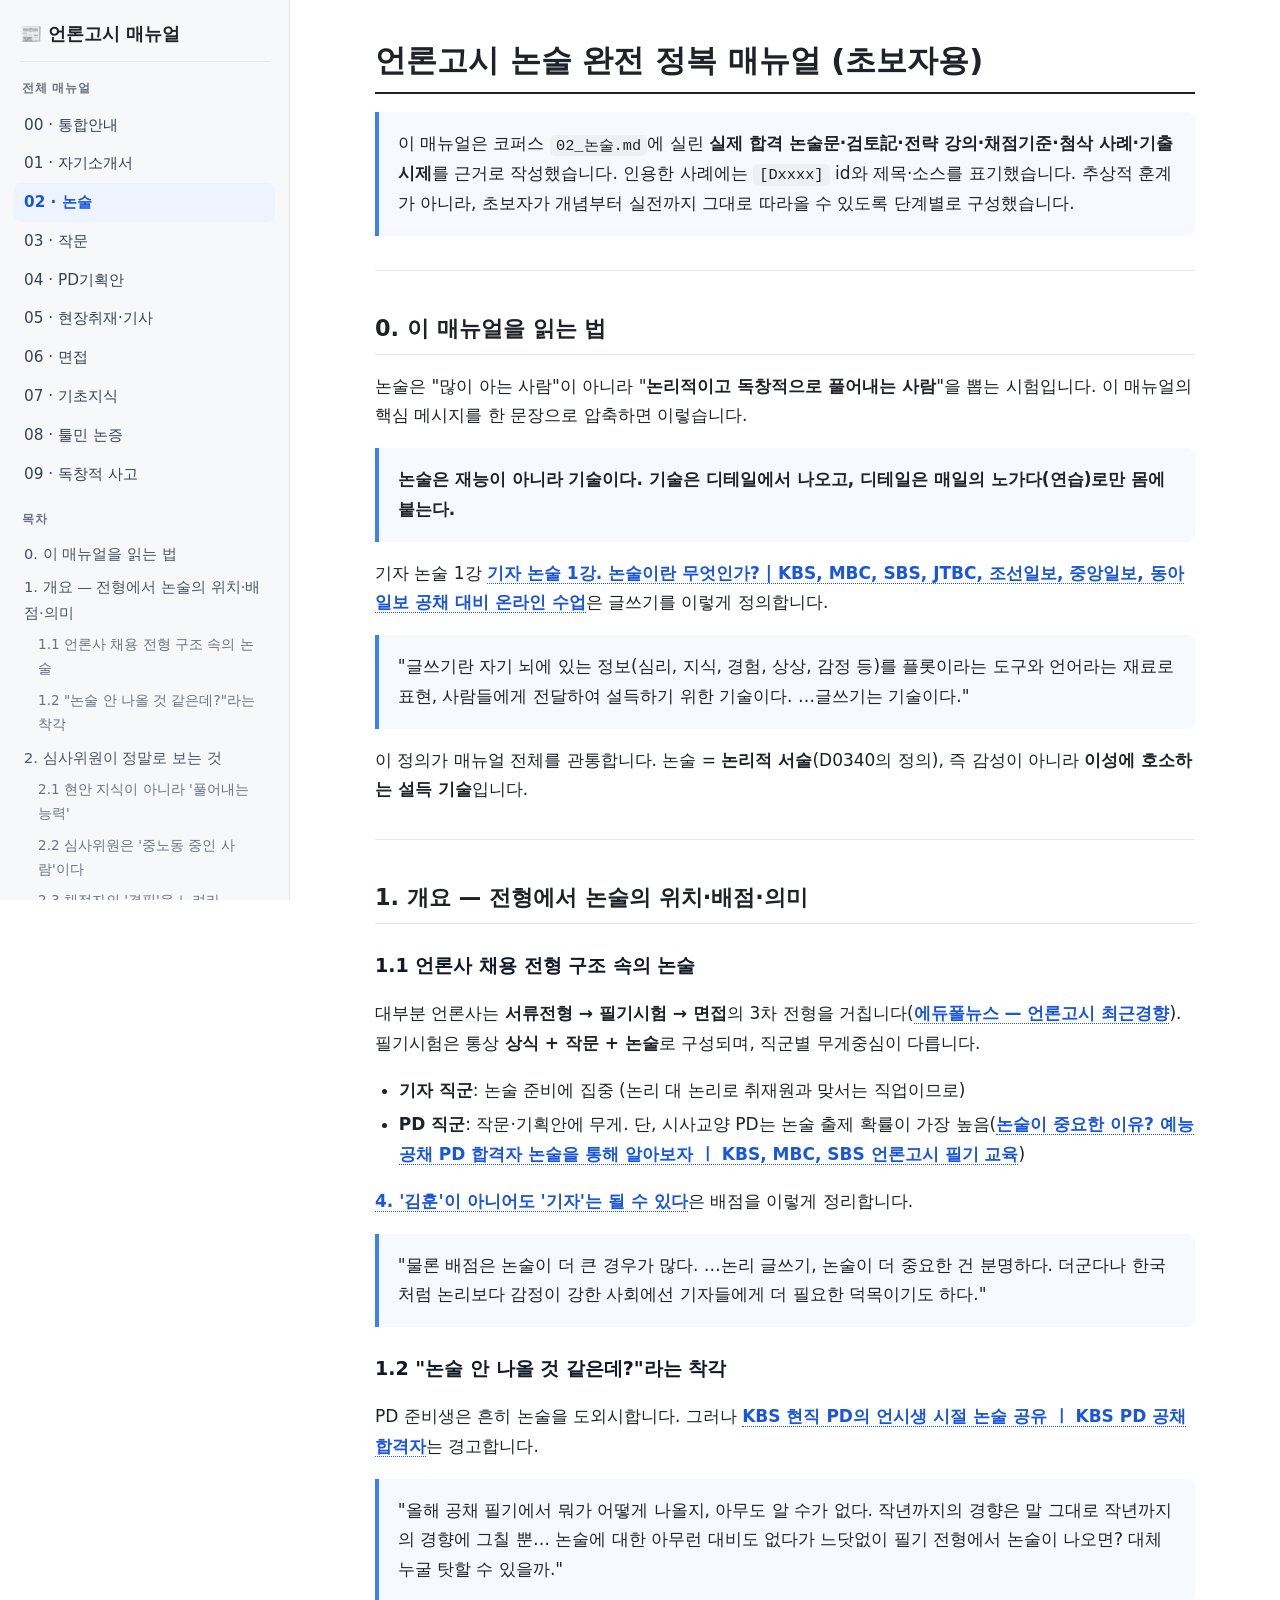
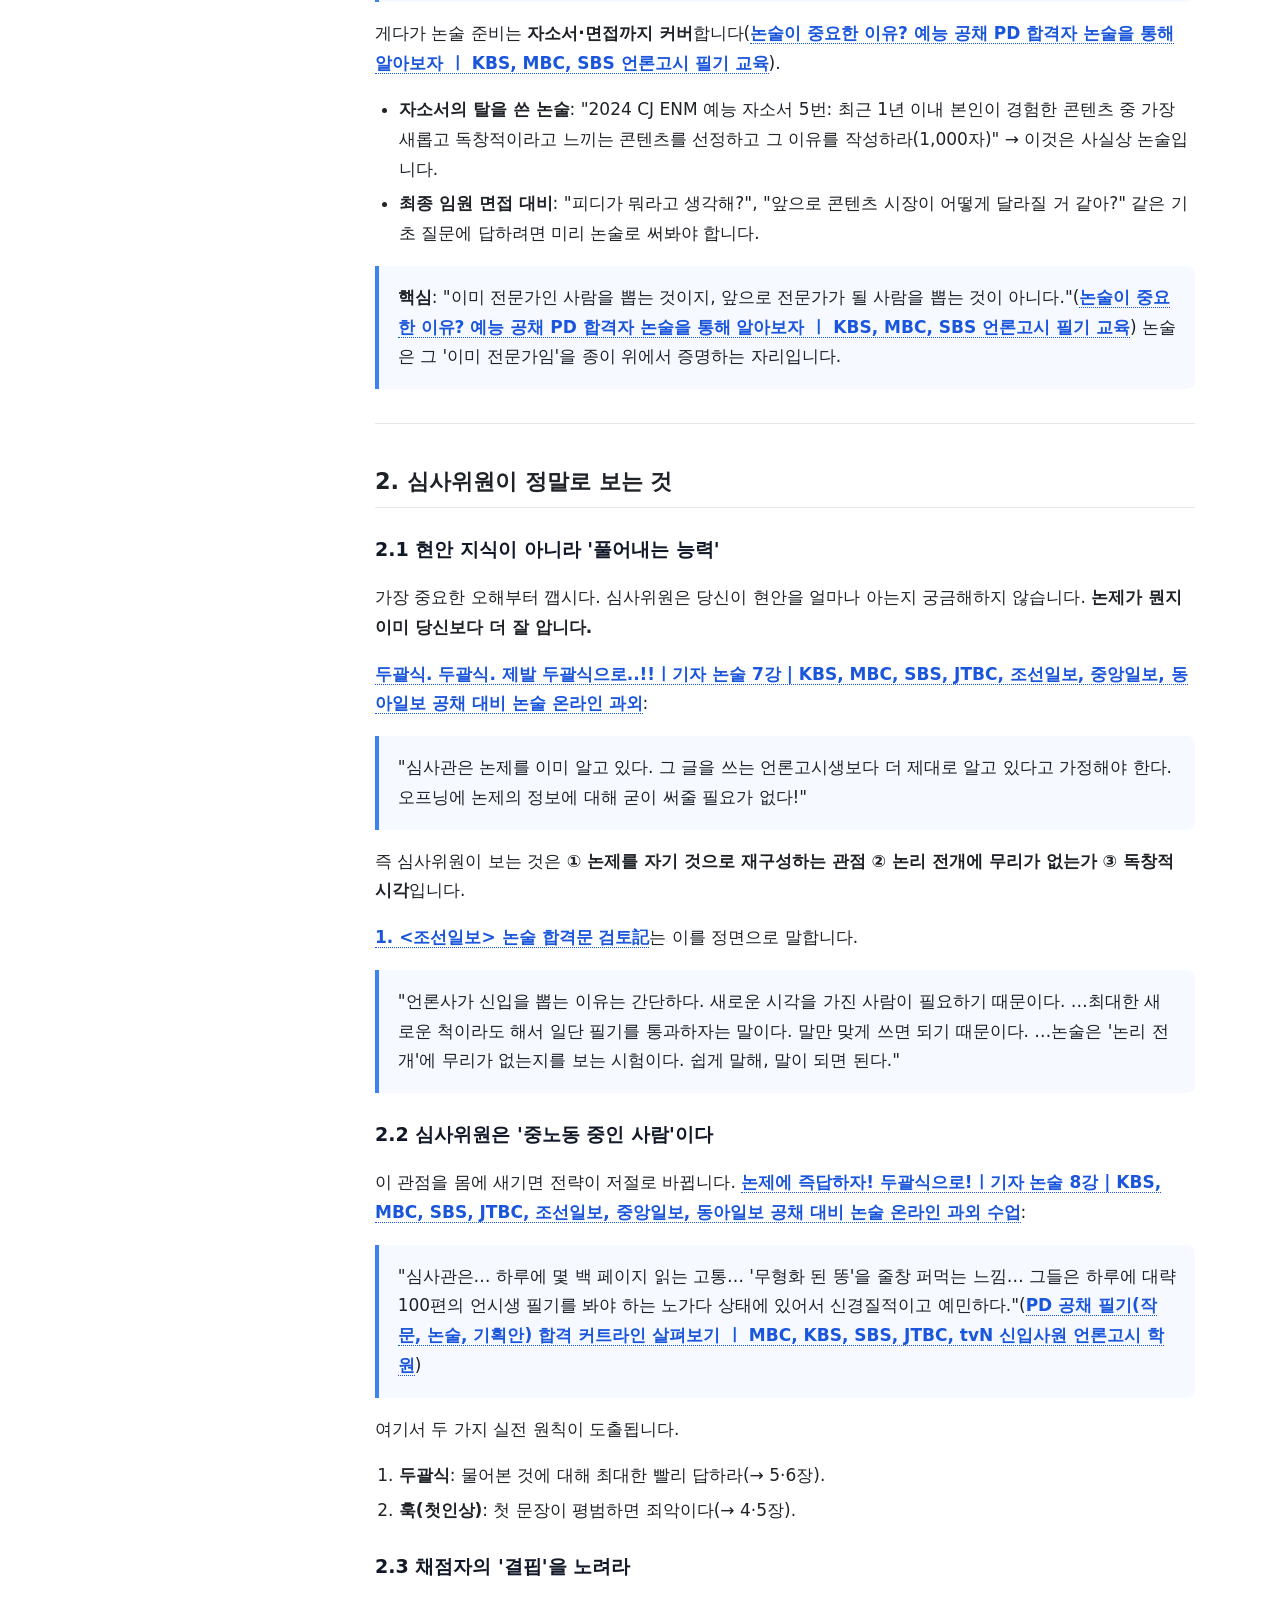
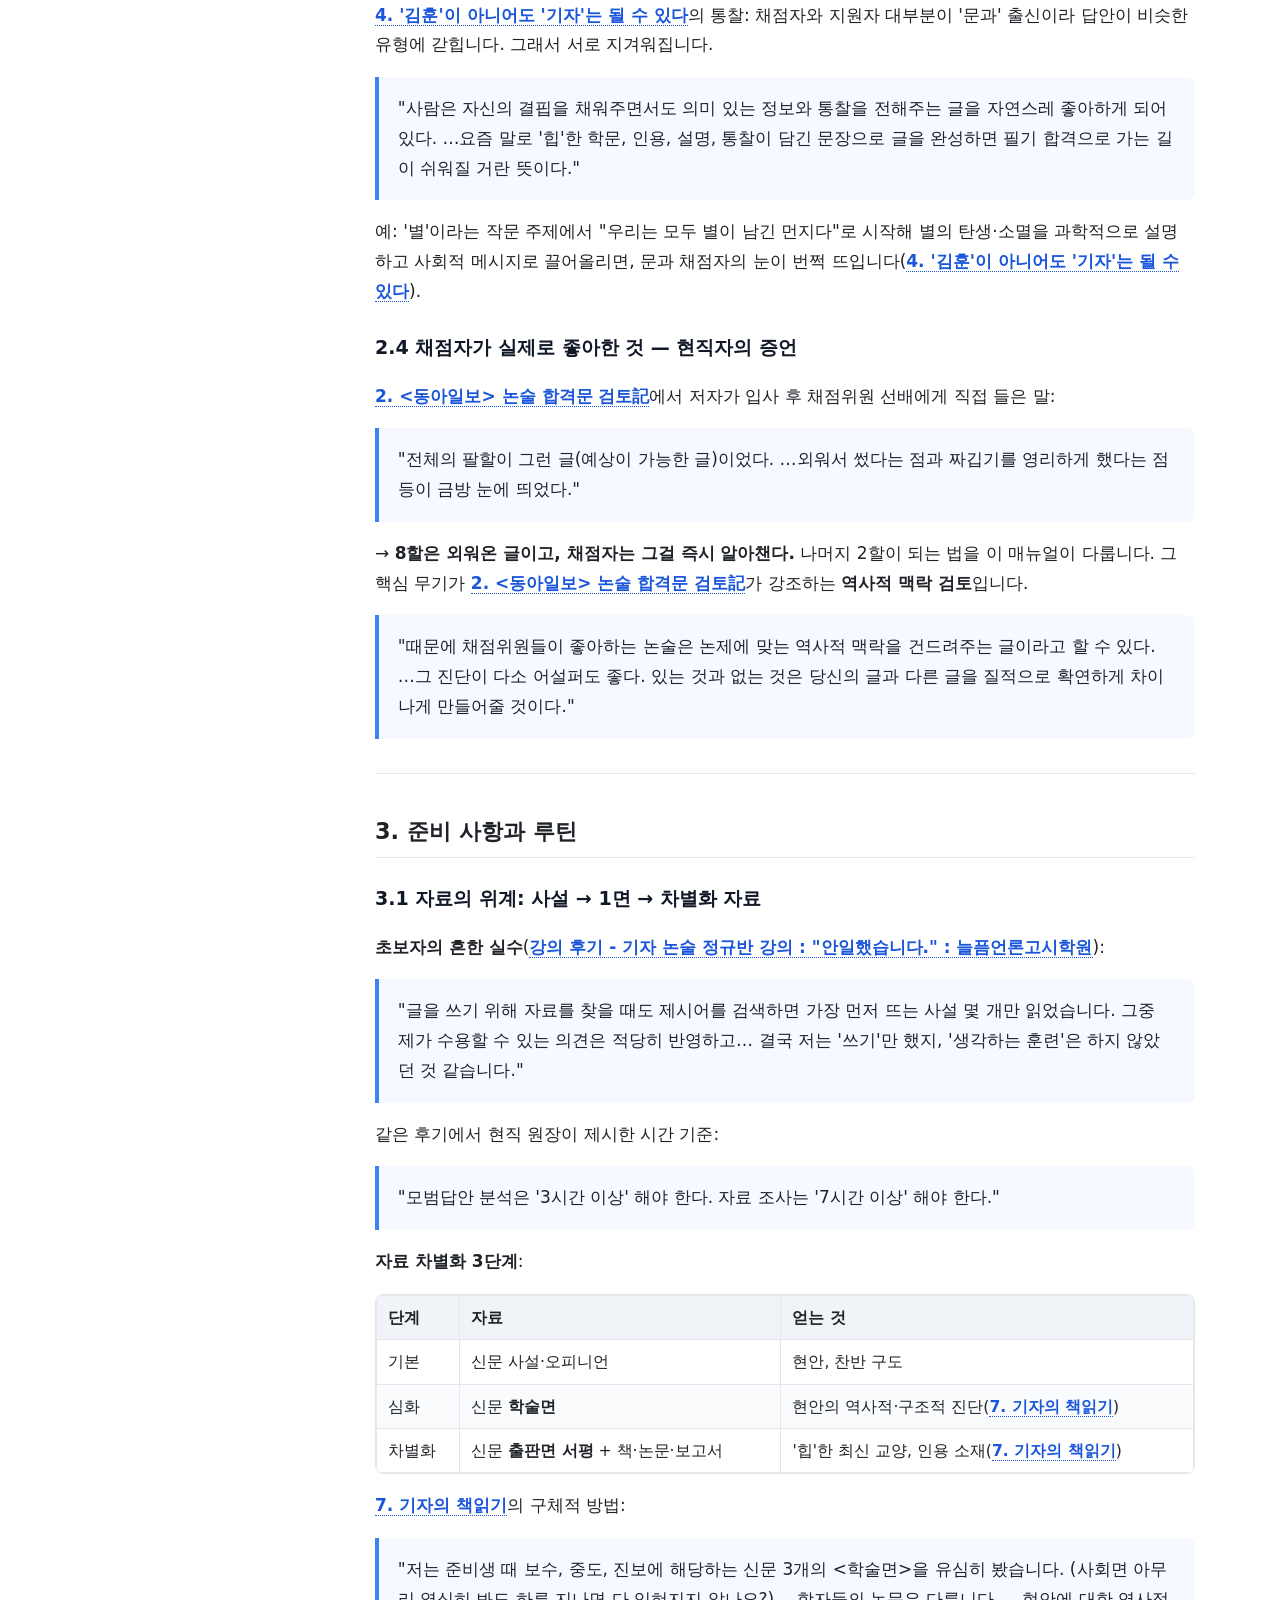
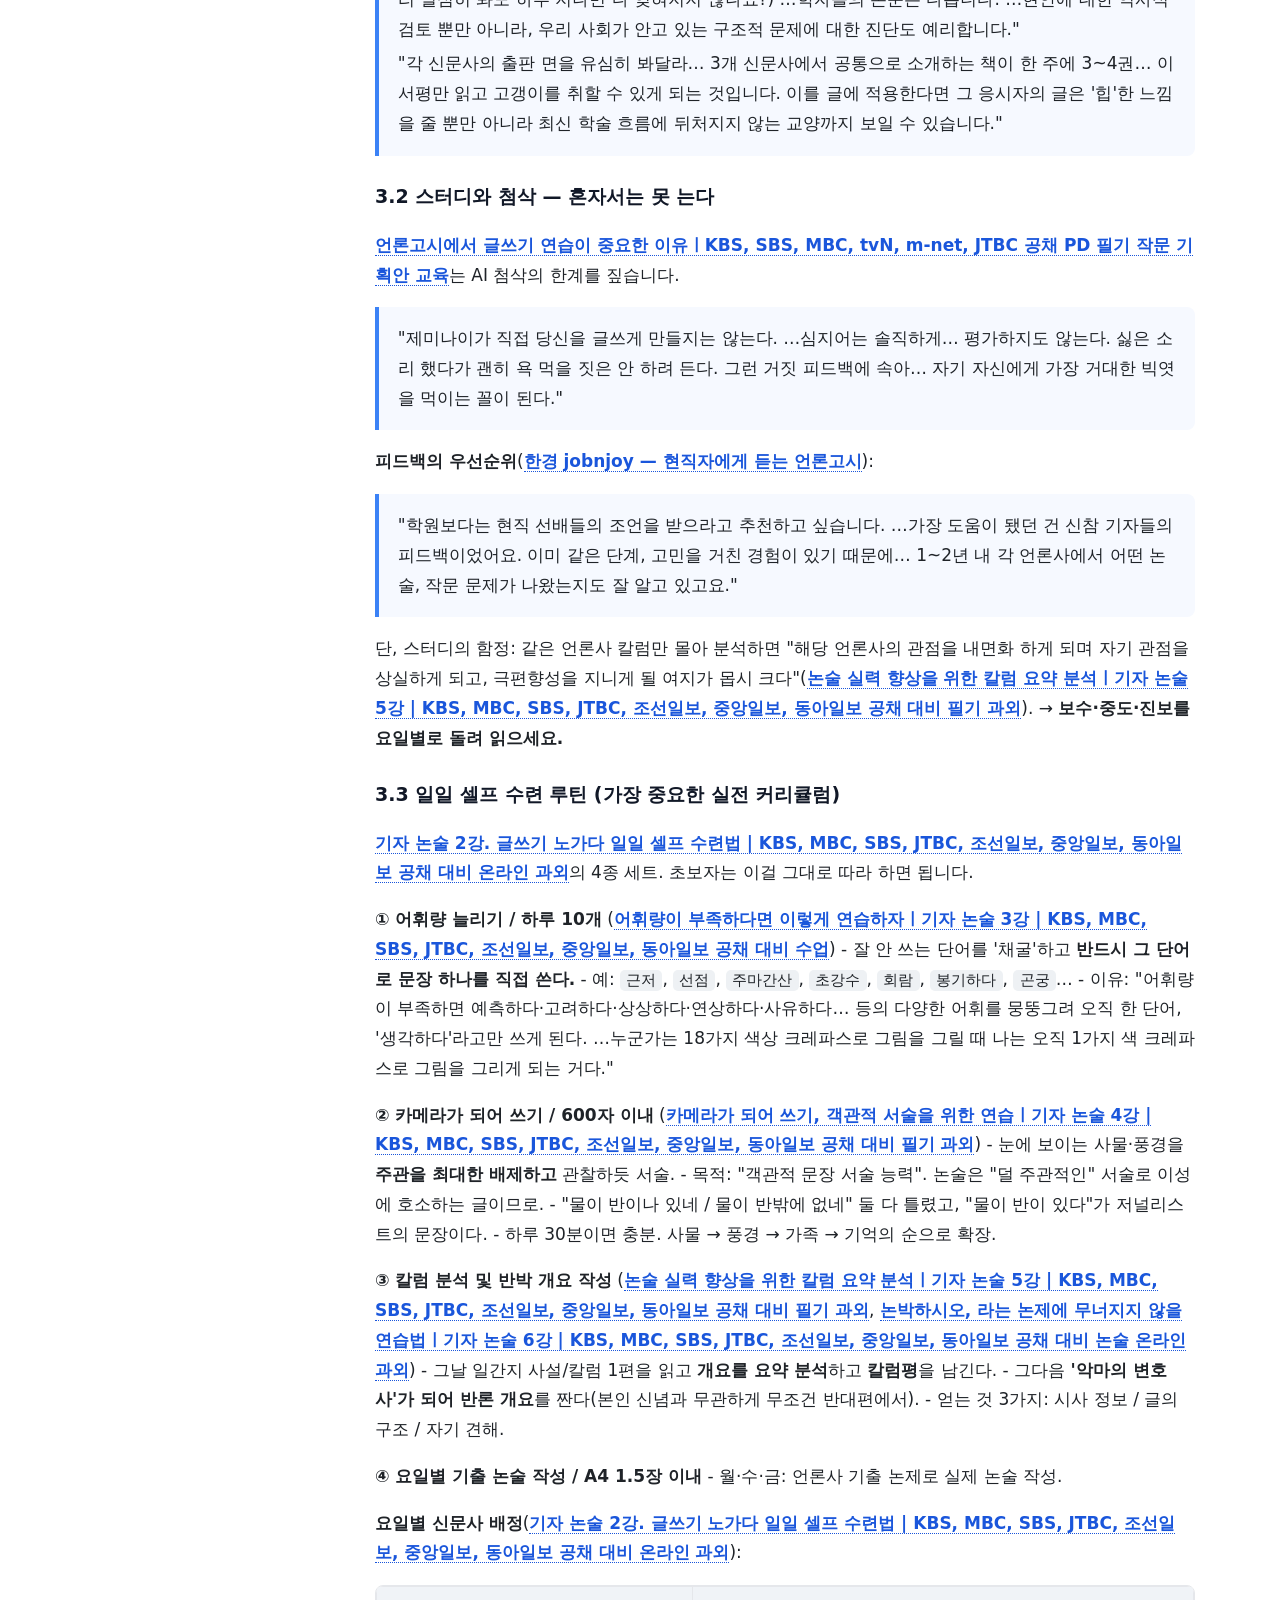
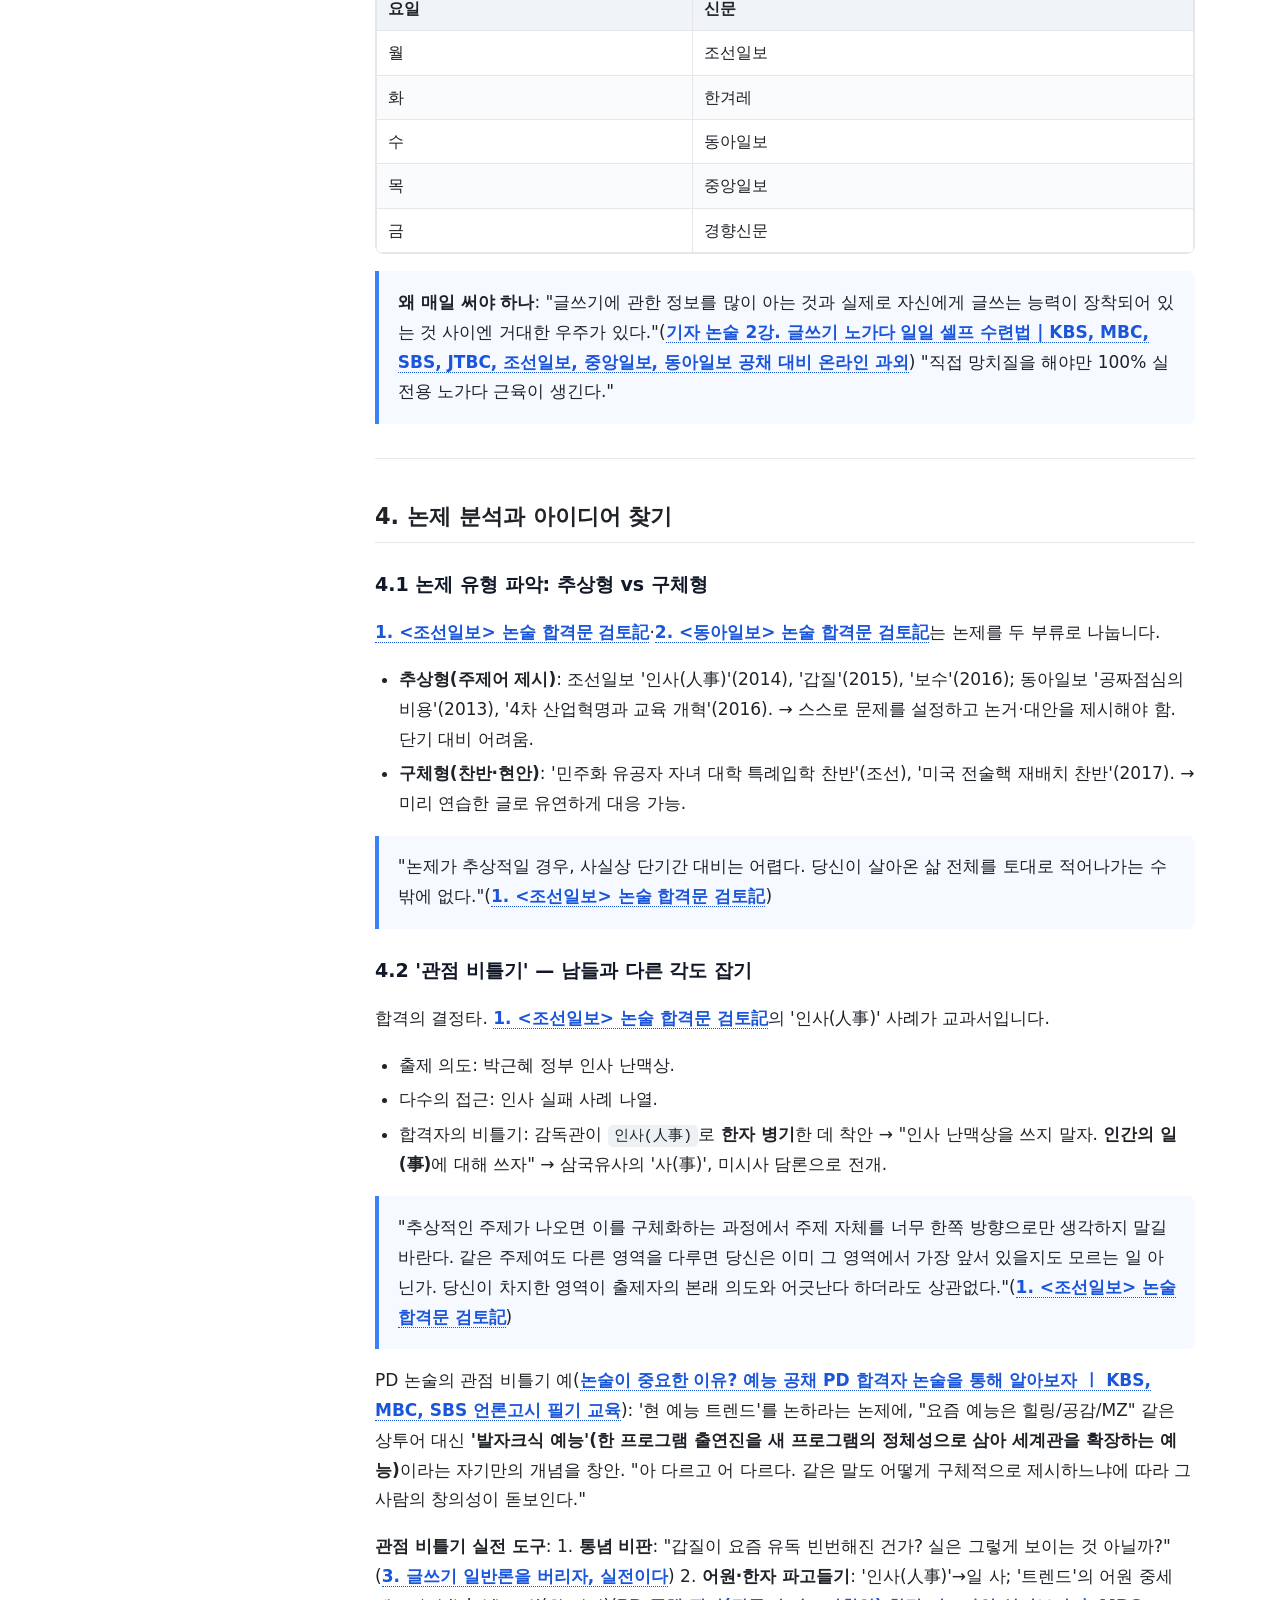
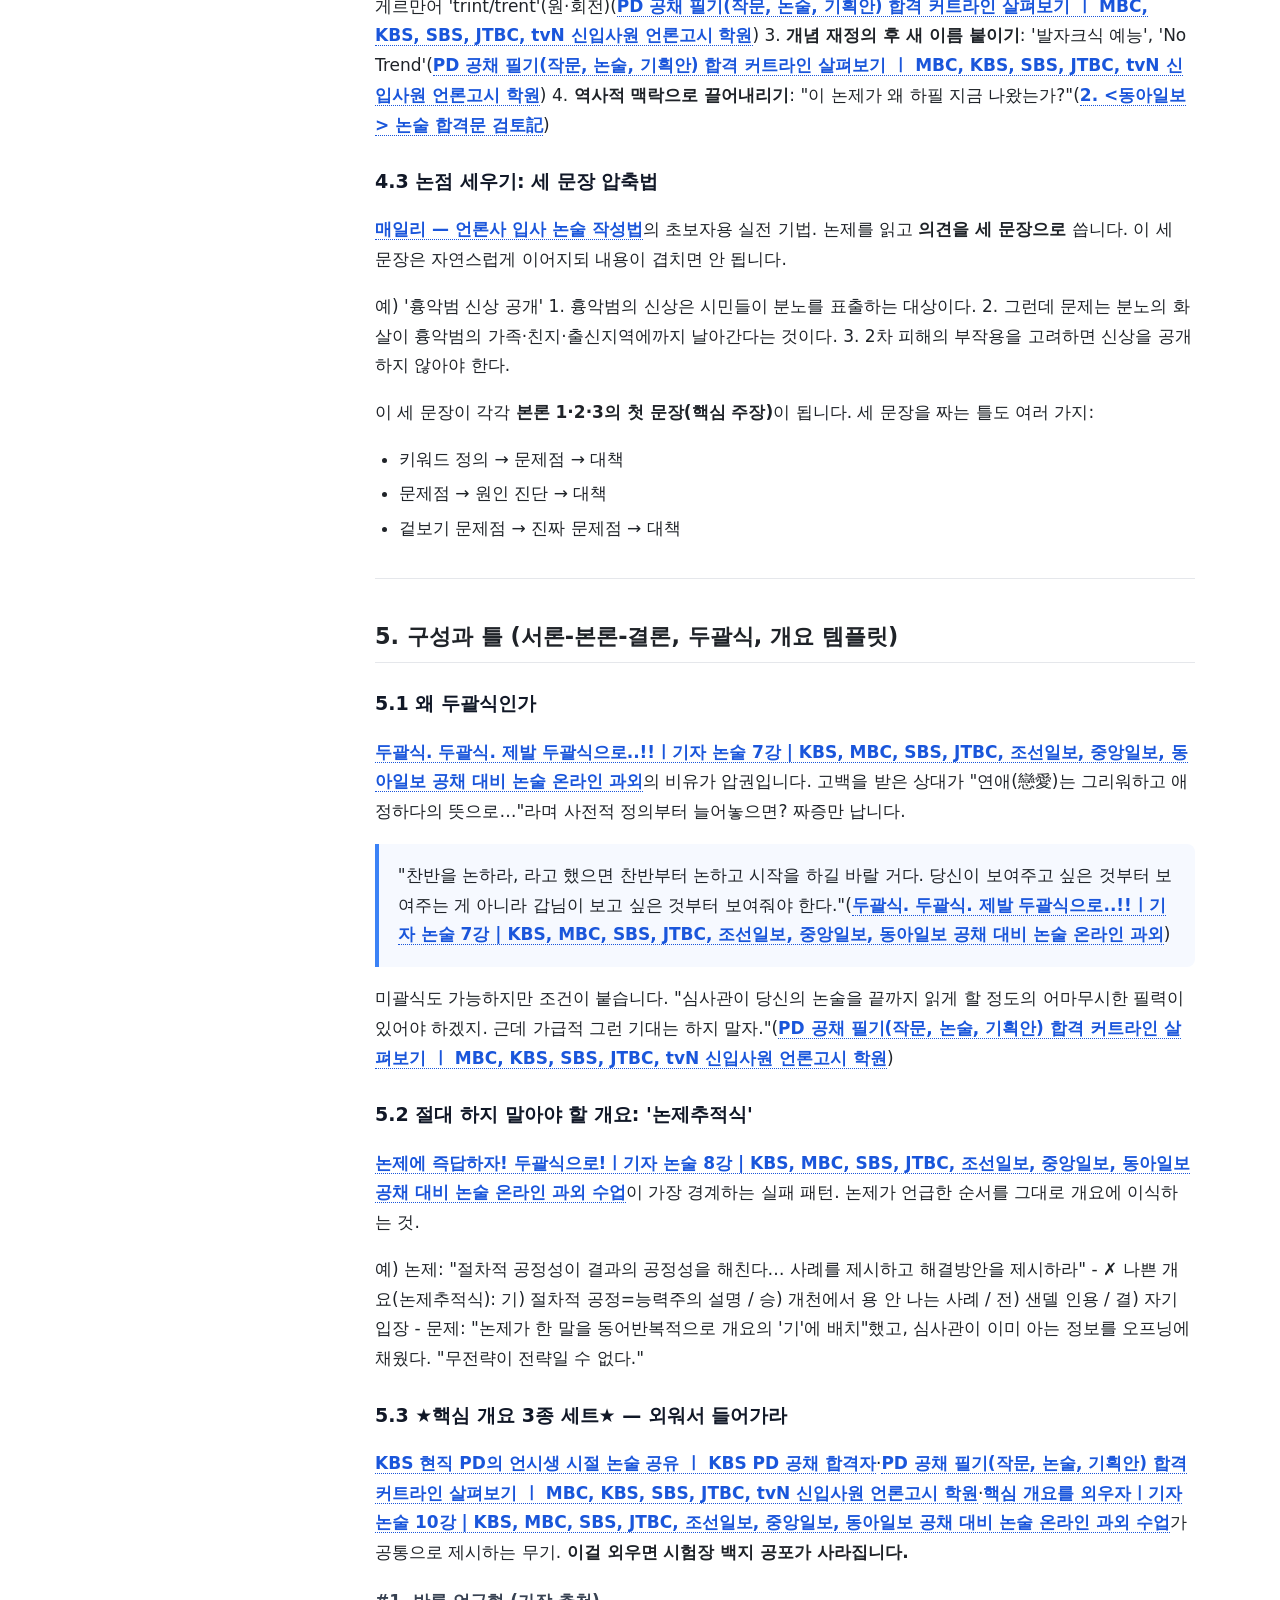
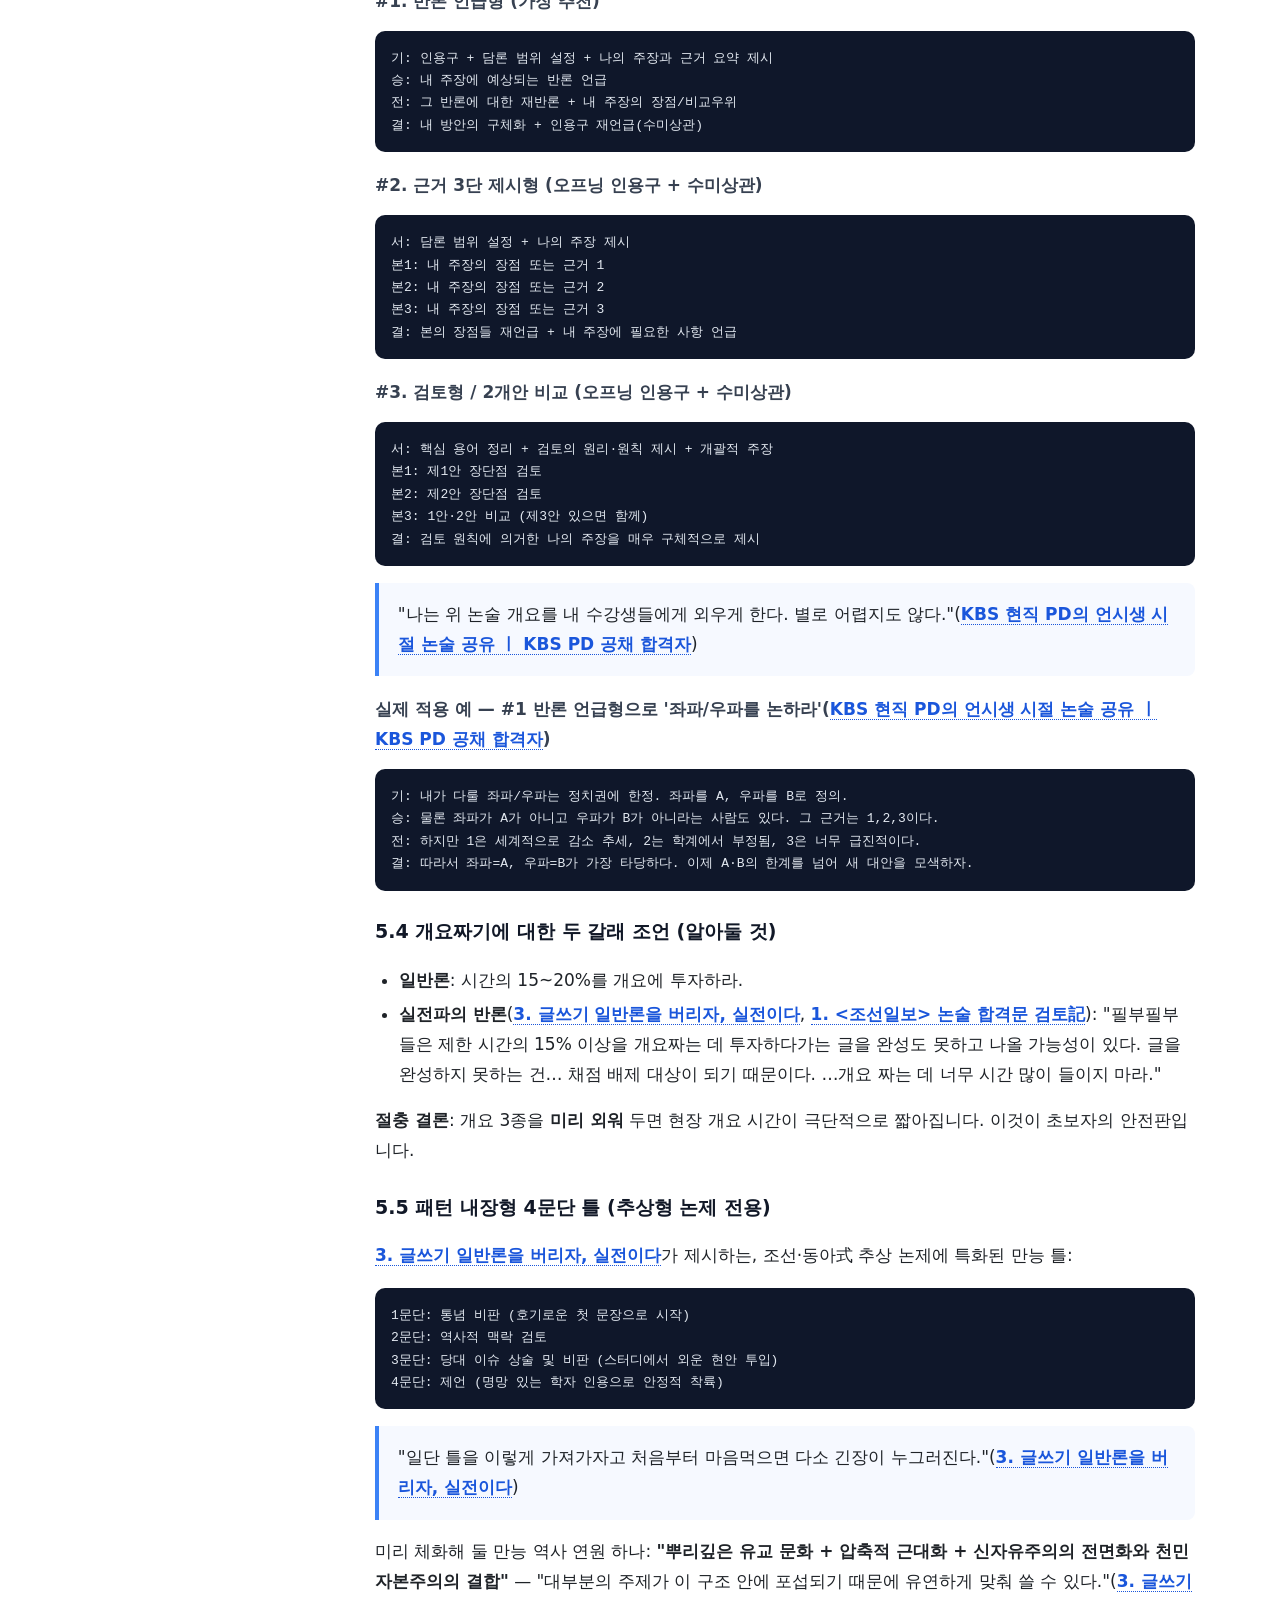
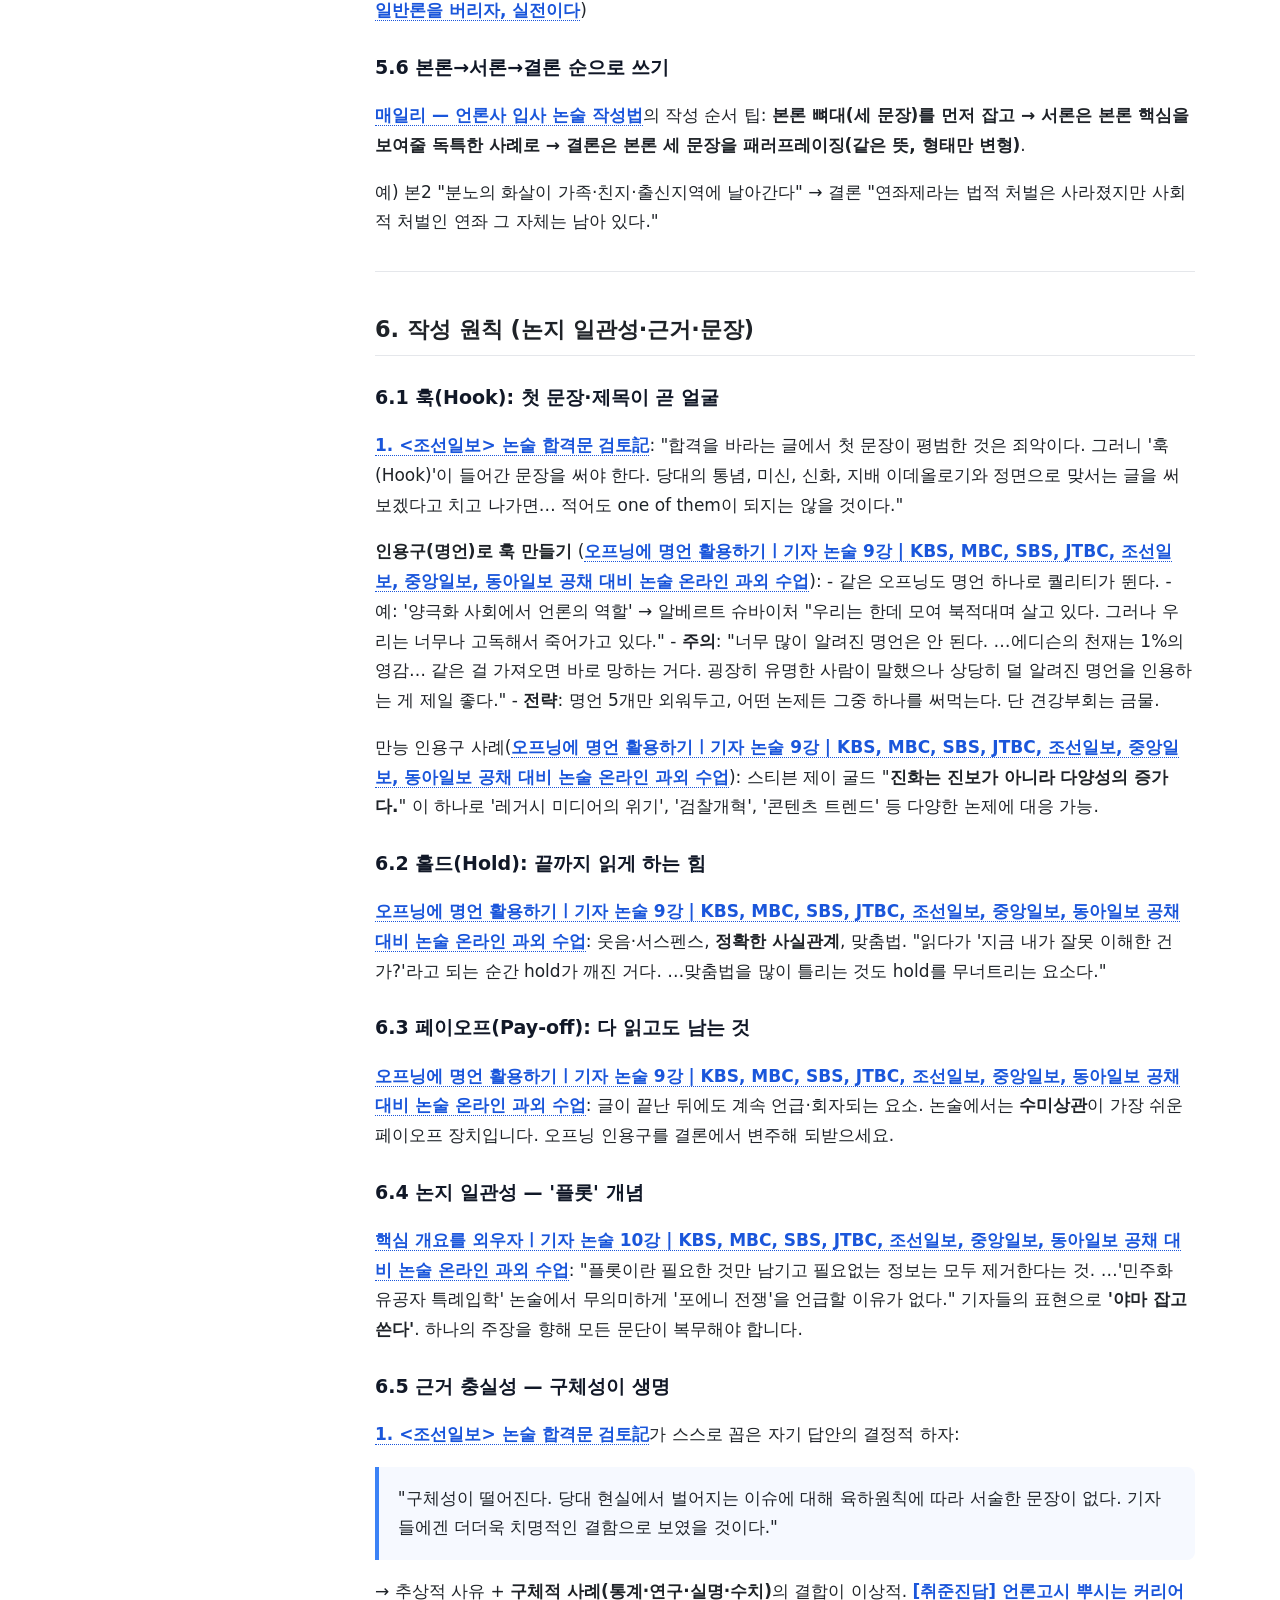
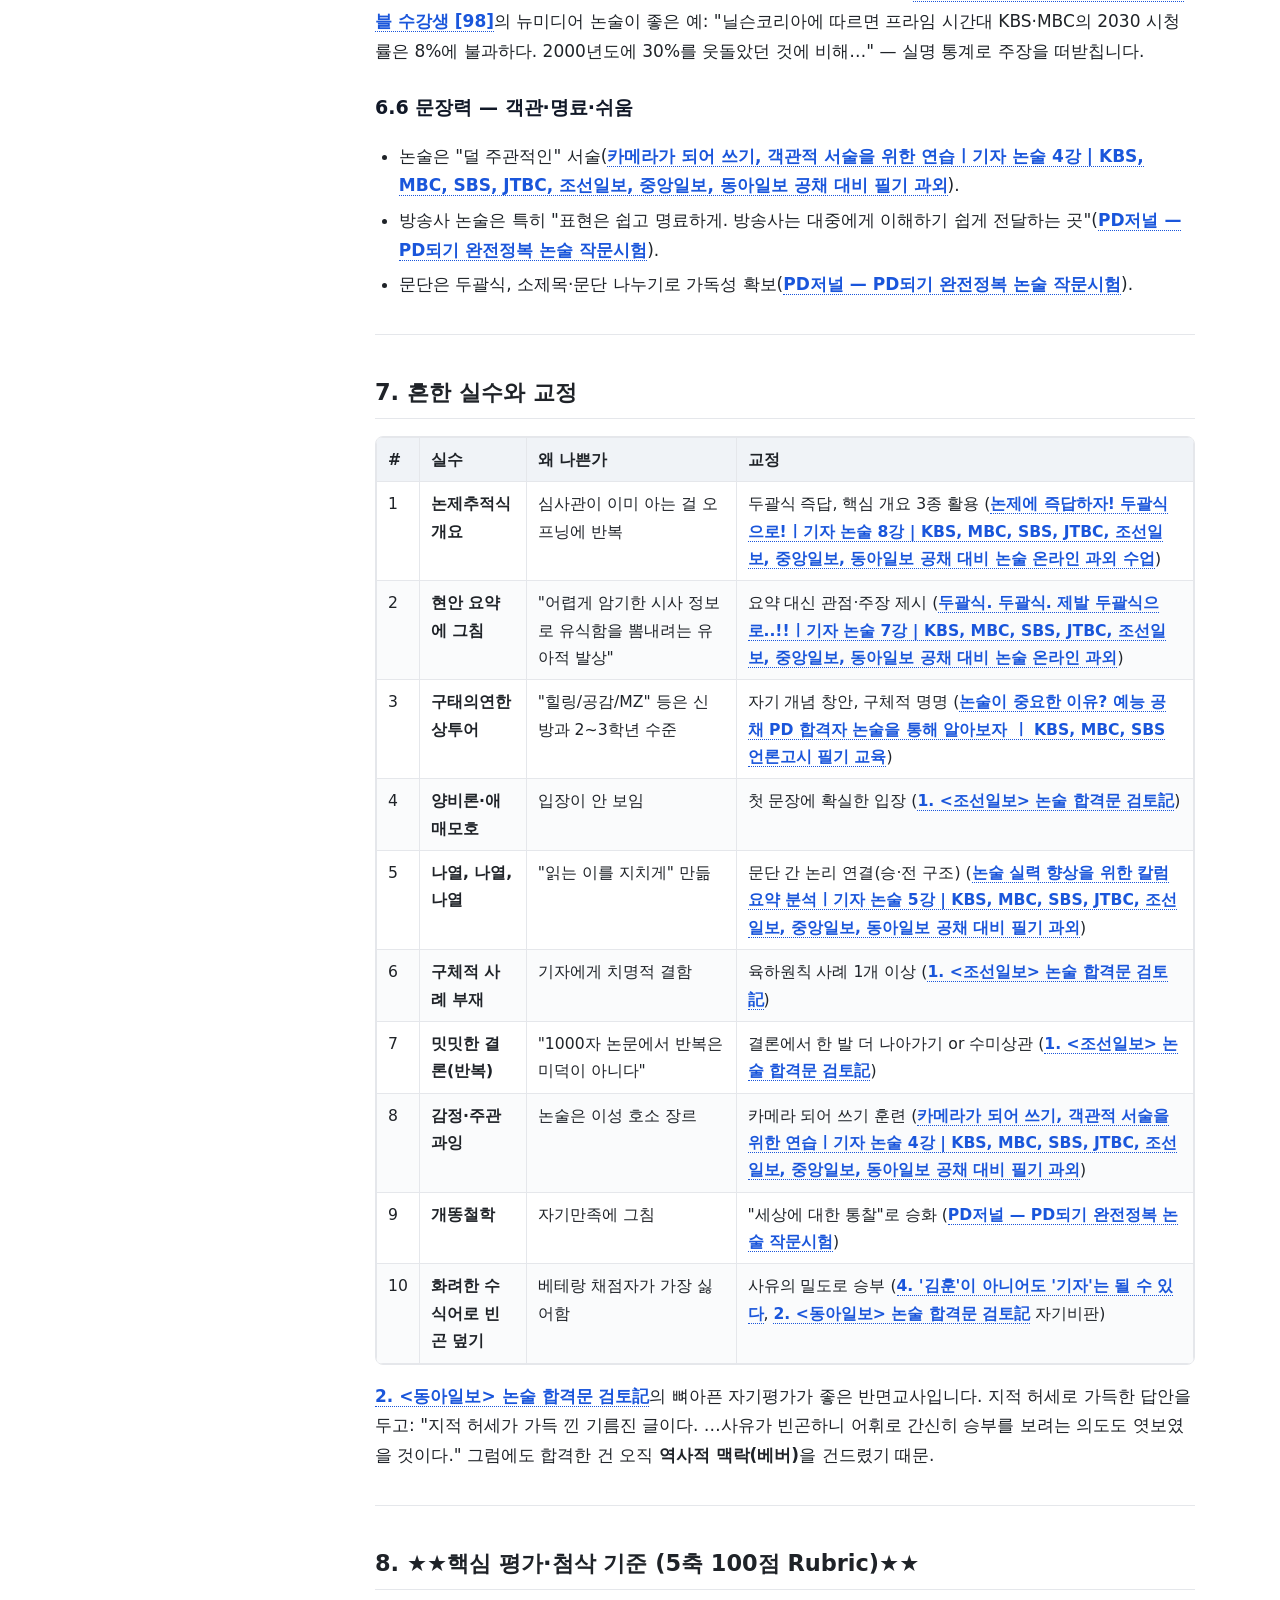
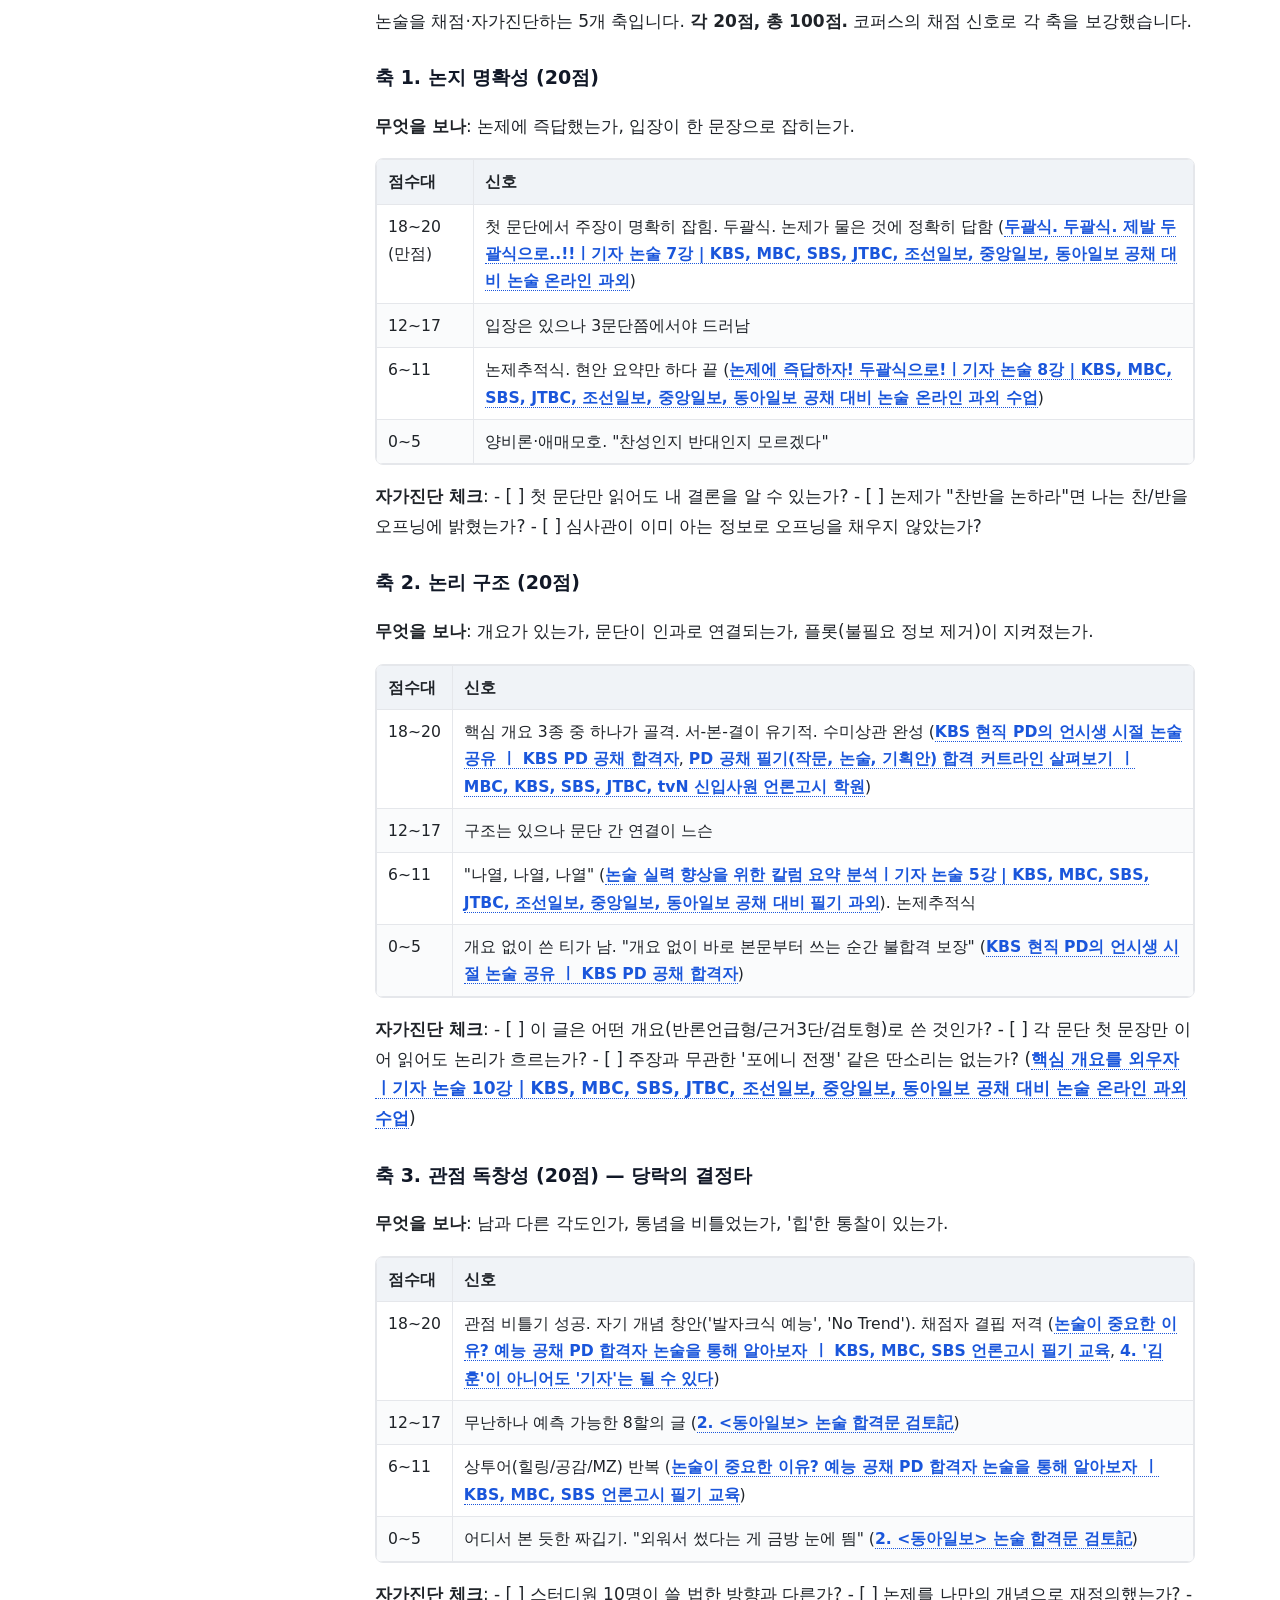
<file: 02_essay.html>
<!DOCTYPE html>
<html lang="ko">
<head>
<meta charset="utf-8">
<meta name="viewport" content="width=device-width, initial-scale=1">
<title>언론고시 논술 완전 정복 매뉴얼 (초보자용) · 언론고시 매뉴얼</title>
<link rel="stylesheet" href="assets/style.css">
</head>
<body>
<div class="topbar">
  <button id="menuBtn" aria-label="메뉴">☰</button>
  <span class="topbar-title">언론고시 논술 완전 정복 매뉴얼 (초보자용)</span>
</div>
<div id="backdrop"></div>
<div class="wrap">
  <aside class="sidebar" id="sidebar">
    <a class="brand" href="index.html">📰 언론고시 매뉴얼</a>
    <nav class="manuals"><div class="nav-title">전체 매뉴얼</div>
<ul class="man-list">
<li><a class="" href="index.html">00 · 통합안내</a></li>
<li><a class="" href="01_cover_letter.html">01 · 자기소개서</a></li>
<li><a class="active" href="02_essay.html">02 · 논술</a></li>
<li><a class="" href="03_composition.html">03 · 작문</a></li>
<li><a class="" href="04_pd_proposal.html">04 · PD기획안</a></li>
<li><a class="" href="05_reporting.html">05 · 현장취재·기사</a></li>
<li><a class="" href="06_interview.html">06 · 면접</a></li>
<li><a class="" href="07_foundation.html">07 · 기초지식</a></li>
<li><a class="" href="08_toulmin.html">08 · 툴민 논증</a></li>
<li><a class="" href="09_creative_writing.html">09 · 독창적 사고</a></li>
</ul></nav>
    <nav class="toc"><div class="nav-title">목차</div>
<ul class="toc-list">
<li class="t2"><a href="#s1">0. 이 매뉴얼을 읽는 법</a></li>
<li class="t2"><a href="#s2">1. 개요 — 전형에서 논술의 위치·배점·의미</a></li>
<li class="t3"><a href="#s3">1.1 언론사 채용 전형 구조 속의 논술</a></li>
<li class="t3"><a href="#s4">1.2 &quot;논술 안 나올 것 같은데?&quot;라는 착각</a></li>
<li class="t2"><a href="#s5">2. 심사위원이 정말로 보는 것</a></li>
<li class="t3"><a href="#s6">2.1 현안 지식이 아니라 &#x27;풀어내는 능력&#x27;</a></li>
<li class="t3"><a href="#s7">2.2 심사위원은 &#x27;중노동 중인 사람&#x27;이다</a></li>
<li class="t3"><a href="#s8">2.3 채점자의 &#x27;결핍&#x27;을 노려라</a></li>
<li class="t3"><a href="#s9">2.4 채점자가 실제로 좋아한 것 — 현직자의 증언</a></li>
<li class="t2"><a href="#s10">3. 준비 사항과 루틴</a></li>
<li class="t3"><a href="#s11">3.1 자료의 위계: 사설 → 1면 → 차별화 자료</a></li>
<li class="t3"><a href="#s12">3.2 스터디와 첨삭 — 혼자서는 못 는다</a></li>
<li class="t3"><a href="#s13">3.3 일일 셀프 수련 루틴 (가장 중요한 실전 커리큘럼)</a></li>
<li class="t2"><a href="#s14">4. 논제 분석과 아이디어 찾기</a></li>
<li class="t3"><a href="#s15">4.1 논제 유형 파악: 추상형 vs 구체형</a></li>
<li class="t3"><a href="#s16">4.2 &#x27;관점 비틀기&#x27; — 남들과 다른 각도 잡기</a></li>
<li class="t3"><a href="#s17">4.3 논점 세우기: 세 문장 압축법</a></li>
<li class="t2"><a href="#s18">5. 구성과 틀 (서론-본론-결론, 두괄식, 개요 템플릿)</a></li>
<li class="t3"><a href="#s19">5.1 왜 두괄식인가</a></li>
<li class="t3"><a href="#s20">5.2 절대 하지 말아야 할 개요: &#x27;논제추적식&#x27;</a></li>
<li class="t3"><a href="#s21">5.3 ★핵심 개요 3종 세트★ — 외워서 들어가라</a></li>
<li class="t3"><a href="#s22">5.4 개요짜기에 대한 두 갈래 조언 (알아둘 것)</a></li>
<li class="t3"><a href="#s23">5.5 패턴 내장형 4문단 틀 (추상형 논제 전용)</a></li>
<li class="t3"><a href="#s24">5.6 본론→서론→결론 순으로 쓰기</a></li>
<li class="t2"><a href="#s25">6. 작성 원칙 (논지 일관성·근거·문장)</a></li>
<li class="t3"><a href="#s26">6.1 훅(Hook): 첫 문장·제목이 곧 얼굴</a></li>
<li class="t3"><a href="#s27">6.2 홀드(Hold): 끝까지 읽게 하는 힘</a></li>
<li class="t3"><a href="#s28">6.3 페이오프(Pay-off): 다 읽고도 남는 것</a></li>
<li class="t3"><a href="#s29">6.4 논지 일관성 — &#x27;플롯&#x27; 개념</a></li>
<li class="t3"><a href="#s30">6.5 근거 충실성 — 구체성이 생명</a></li>
<li class="t3"><a href="#s31">6.6 문장력 — 객관·명료·쉬움</a></li>
<li class="t2"><a href="#s32">7. 흔한 실수와 교정</a></li>
<li class="t2"><a href="#s33">8. ★★핵심 평가·첨삭 기준 (5축 100점 Rubric)★★</a></li>
<li class="t3"><a href="#s34">축 1. 논지 명확성 (20점)</a></li>
<li class="t3"><a href="#s35">축 2. 논리 구조 (20점)</a></li>
<li class="t3"><a href="#s36">축 3. 관점 독창성 (20점) —당락의 결정타</a></li>
<li class="t3"><a href="#s37">축 4. 근거 충실성 (20점)</a></li>
<li class="t3"><a href="#s38">축 5. 문장력 (20점)</a></li>
<li class="t2"><a href="#s39">9. 초안 첨삭 프로세스 (진단 → 항목별 지적 → 수정 방향 → 개선 예시)</a></li>
<li class="t3"><a href="#s40">9.1 진단 (전체 구조 먼저)</a></li>
<li class="t3"><a href="#s41">9.2 항목별 지적 (5축으로)</a></li>
<li class="t3"><a href="#s42">9.3 수정 방향 제시</a></li>
<li class="t3"><a href="#s43">9.4 개선 예시 (Before → After)</a></li>
<li class="t3"><a href="#s44">9.5 첨삭 체크리스트 (한 장 요약)</a></li>
<li class="t2"><a href="#s45">10. 우수 사례 심층 분석</a></li>
<li class="t3"><a href="#s46">사례 A — 조선일보 &#x27;인사(人事)&#x27; 합격 논술1. &lt;조선일보&gt; 논술 합격문 검토記</a></li>
<li class="t3"><a href="#s47">사례 B — 동아일보 &#x27;애국&#x27; 합격 논술2. &lt;동아일보&gt; 논술 합격문 검토記</a></li>
<li class="t3"><a href="#s48">사례 C — KBS PD &#x27;성공한 프로그램의 조건&#x27;KBS 현직 PD의 언시생 시절 논술 공유 ㅣ KBS PD 공채 합격자</a></li>
<li class="t3"><a href="#s49">사례 D — 예능 PD &#x27;No Trend&#x27;PD 공채 필기(작문, 논술, 기획안) 합격 커트라인 살펴보기 ㅣ MBC, KBS, SBS, JTBC, tvN 신입사원 언론고시 학원</a></li>
<li class="t3"><a href="#s50">사례 E — 커리어블 &#x27;뉴미디어 시대 공영방송&#x27;[취준진담] 언론고시 뿌시는 커리어블 수강생 [98]</a></li>
<li class="t3"><a href="#s51">사례 F(참고) — 가짜뉴스 선동 이유[취준진담] 언론고시 뿌시는 커리어블 수강생 [97]</a></li>
<li class="t2"><a href="#s52">11. 사례에서 뽑은 표현·논증 패턴 (바로 훔쳐 쓸 무기고)</a></li>
<li class="t3"><a href="#s53">11.1 오프닝 훅 패턴</a></li>
<li class="t3"><a href="#s54">11.2 반론 처리 패턴 (&#x27;물론 ~ 그러나&#x27;)</a></li>
<li class="t3"><a href="#s55">11.3 역사적 맥락 끌어오기 패턴</a></li>
<li class="t3"><a href="#s56">11.4 수미상관(페이오프) 패턴</a></li>
<li class="t3"><a href="#s57">11.5 어휘 변주 패턴 (어휘량이 부족하다면 이렇게 연습하자ㅣ기자 논술 3강 | KBS, MBC, SBS, JTBC, 조선일보, 중앙일보, 동아일보 공채 대비 수업)</a></li>
<li class="t2"><a href="#s58">12. 연습 커리큘럼 (1일 1편 + 복원 전략)</a></li>
<li class="t3"><a href="#s59">12.1 주간 루틴 (초보자 표준 플랜)</a></li>
<li class="t3"><a href="#s60">12.2 복원 전략 (합격자 공통 노하우)</a></li>
<li class="t3"><a href="#s61">12.3 상식-논술 일타삼피</a></li>
<li class="t3"><a href="#s62">12.4 마인드셋</a></li>
<li class="t2"><a href="#s63">13. Q&amp;A</a></li>
<li class="t2"><a href="#s64">14. 추천 자료·독서</a></li>
<li class="t3"><a href="#s65">14.1 매일 읽을 것</a></li>
<li class="t3"><a href="#s66">14.2 코퍼스에 등장한 개념·인물 (교양 아카이브 만들기)</a></li>
<li class="t3"><a href="#s67">14.3 시교 PD·기자 지망생 데일리 사유 과제 (논술이 중요한 이유? 예능 공채 PD 합격자 논술을 통해 알아보자 ㅣ KBS, MBC, SBS 언론고시 필기 교육)</a></li>
<li class="t3"><a href="#s68">14.4 교재</a></li>
<li class="t3"><a href="#s69">14.5 2025 실전 기출로 감 잡기 (2025년 언론사 공채 입사 필기 기출 시제 l 작문, 논술, 기획안)</a></li>
<li class="t2"><a href="#s70">부록. 시험 당일 30초 셀프 브리핑</a></li>
</ul></nav>
  </aside>
  <main class="main">
    <header class="page-head"><h1>언론고시 논술 완전 정복 매뉴얼 (초보자용)</h1></header>
    <article class="content">
<blockquote>
<p>이 매뉴얼은 코퍼스 <code>02_논술.md</code>에 실린 <strong>실제 합격 논술문·검토記·전략 강의·채점기준·첨삭 사례·기출 시제</strong>를 근거로 작성했습니다. 인용한 사례에는 <code>[Dxxxx]</code> id와 제목·소스를 표기했습니다. 추상적 훈계가 아니라, 초보자가 개념부터 실전까지 그대로 따라올 수 있도록 단계별로 구성했습니다.</p>
</blockquote>
<hr/>
<h2 id="s1">0. 이 매뉴얼을 읽는 법</h2>
<p>논술은 "많이 아는 사람"이 아니라 "<strong>논리적이고 독창적으로 풀어내는 사람</strong>"을 뽑는 시험입니다. 이 매뉴얼의 핵심 메시지를 한 문장으로 압축하면 이렇습니다.</p>
<blockquote>
<p><strong>논술은 재능이 아니라 기술이다. 기술은 디테일에서 나오고, 디테일은 매일의 노가다(연습)로만 몸에 붙는다.</strong></p>
</blockquote>
<p>기자 논술 1강 <a class="ref" data-id="D0348" title="원문 보기: 기자 논술 1강. 논술이란 무엇인가? | KBS, MBC, SBS, JTBC, 조선일보, 중앙일보, 동아일보 공채 대비 온라인 수업">기자 논술 1강. 논술이란 무엇인가? | KBS, MBC, SBS, JTBC, 조선일보, 중앙일보, 동아일보 공채 대비 온라인 수업</a>은 글쓰기를 이렇게 정의합니다.</p>
<blockquote>
<p>"글쓰기란 자기 뇌에 있는 정보(심리, 지식, 경험, 상상, 감정 등)를 플롯이라는 도구와 언어라는 재료로 표현, 사람들에게 전달하여 설득하기 위한 기술이다. …글쓰기는 기술이다."</p>
</blockquote>
<p>이 정의가 매뉴얼 전체를 관통합니다. 논술 = <strong>논리적 서술</strong>(D0340의 정의), 즉 감성이 아니라 <strong>이성에 호소하는 설득 기술</strong>입니다.</p>
<hr/>
<h2 id="s2">1. 개요 — 전형에서 논술의 위치·배점·의미</h2>
<h3 id="s3">1.1 언론사 채용 전형 구조 속의 논술</h3>
<p>대부분 언론사는 <strong>서류전형 → 필기시험 → 면접</strong>의 3차 전형을 거칩니다(<a class="ref" data-id="D0007" title="원문 보기: 에듀폴뉴스 — 언론고시 최근경향">에듀폴뉴스 — 언론고시 최근경향</a>). 필기시험은 통상 <strong>상식 + 작문 + 논술</strong>로 구성되며, 직군별 무게중심이 다릅니다.</p>
<ul>
<li><strong>기자 직군</strong>: 논술 준비에 집중 (논리 대 논리로 취재원과 맞서는 직업이므로)</li>
<li><strong>PD 직군</strong>: 작문·기획안에 무게. 단, 시사교양 PD는 논술 출제 확률이 가장 높음(<a class="ref" data-id="D0323" title="원문 보기: 논술이 중요한 이유? 예능 공채 PD 합격자 논술을 통해 알아보자 ㅣ KBS, MBC, SBS 언론고시 필기 교육">논술이 중요한 이유? 예능 공채 PD 합격자 논술을 통해 알아보자 ㅣ KBS, MBC, SBS 언론고시 필기 교육</a>)</li>
</ul>
<p><a class="ref" data-id="D0028" title="원문 보기: 4. '김훈'이 아니어도 '기자'는 될 수 있다">4. '김훈'이 아니어도 '기자'는 될 수 있다</a>은 배점을 이렇게 정리합니다.</p>
<blockquote>
<p>"물론 배점은 논술이 더 큰 경우가 많다. …논리 글쓰기, 논술이 더 중요한 건 분명하다. 더군다나 한국처럼 논리보다 감정이 강한 사회에선 기자들에게 더 필요한 덕목이기도 하다."</p>
</blockquote>
<h3 id="s4">1.2 "논술 안 나올 것 같은데?"라는 착각</h3>
<p>PD 준비생은 흔히 논술을 도외시합니다. 그러나 <a class="ref" data-id="D0334" title="원문 보기: KBS 현직 PD의 언시생 시절 논술 공유 ㅣ KBS PD 공채 합격자">KBS 현직 PD의 언시생 시절 논술 공유 ㅣ KBS PD 공채 합격자</a>는 경고합니다.</p>
<blockquote>
<p>"올해 공채 필기에서 뭐가 어떻게 나올지, 아무도 알 수가 없다. 작년까지의 경향은 말 그대로 작년까지의 경향에 그칠 뿐… 논술에 대한 아무런 대비도 없다가 느닷없이 필기 전형에서 논술이 나오면? 대체 누굴 탓할 수 있을까."</p>
</blockquote>
<p>게다가 논술 준비는 <strong>자소서·면접까지 커버</strong>합니다(<a class="ref" data-id="D0323" title="원문 보기: 논술이 중요한 이유? 예능 공채 PD 합격자 논술을 통해 알아보자 ㅣ KBS, MBC, SBS 언론고시 필기 교육">논술이 중요한 이유? 예능 공채 PD 합격자 논술을 통해 알아보자 ㅣ KBS, MBC, SBS 언론고시 필기 교육</a>).</p>
<ul>
<li><strong>자소서의 탈을 쓴 논술</strong>: "2024 CJ ENM 예능 자소서 5번: 최근 1년 이내 본인이 경험한 콘텐츠 중 가장 새롭고 독창적이라고 느끼는 콘텐츠를 선정하고 그 이유를 작성하라(1,000자)" → 이것은 사실상 논술입니다.</li>
<li><strong>최종 임원 면접 대비</strong>: "피디가 뭐라고 생각해?", "앞으로 콘텐츠 시장이 어떻게 달라질 거 같아?" 같은 기초 질문에 답하려면 미리 논술로 써봐야 합니다.</li>
</ul>
<blockquote>
<p><strong>핵심</strong>: "이미 전문가인 사람을 뽑는 것이지, 앞으로 전문가가 될 사람을 뽑는 것이 아니다."(<a class="ref" data-id="D0323" title="원문 보기: 논술이 중요한 이유? 예능 공채 PD 합격자 논술을 통해 알아보자 ㅣ KBS, MBC, SBS 언론고시 필기 교육">논술이 중요한 이유? 예능 공채 PD 합격자 논술을 통해 알아보자 ㅣ KBS, MBC, SBS 언론고시 필기 교육</a>) 논술은 그 '이미 전문가임'을 종이 위에서 증명하는 자리입니다.</p>
</blockquote>
<hr/>
<h2 id="s5">2. 심사위원이 정말로 보는 것</h2>
<h3 id="s6">2.1 현안 지식이 아니라 '풀어내는 능력'</h3>
<p>가장 중요한 오해부터 깹시다. 심사위원은 당신이 현안을 얼마나 아는지 궁금해하지 않습니다. <strong>논제가 뭔지 이미 당신보다 더 잘 압니다.</strong></p>
<p><a class="ref" data-id="D0344" title="원문 보기: 두괄식. 두괄식. 제발 두괄식으로..!!ㅣ기자 논술 7강 | KBS, MBC, SBS, JTBC, 조선일보, 중앙일보, 동아일보 공채 대비 논술 온라인 과외">두괄식. 두괄식. 제발 두괄식으로..!!ㅣ기자 논술 7강 | KBS, MBC, SBS, JTBC, 조선일보, 중앙일보, 동아일보 공채 대비 논술 온라인 과외</a>:</p>
<blockquote>
<p>"심사관은 논제를 이미 알고 있다. 그 글을 쓰는 언론고시생보다 더 제대로 알고 있다고 가정해야 한다. 오프닝에 논제의 정보에 대해 굳이 써줄 필요가 없다!"</p>
</blockquote>
<p>즉 심사위원이 보는 것은 <strong>① 논제를 자기 것으로 재구성하는 관점 ② 논리 전개에 무리가 없는가 ③ 독창적 시각</strong>입니다.</p>
<p><a class="ref" data-id="D0023" title="원문 보기: 1. &lt;조선일보&gt; 논술 합격문 검토記">1. &lt;조선일보&gt; 논술 합격문 검토記</a>는 이를 정면으로 말합니다.</p>
<blockquote>
<p>"언론사가 신입을 뽑는 이유는 간단하다. 새로운 시각을 가진 사람이 필요하기 때문이다. …최대한 새로운 척이라도 해서 일단 필기를 통과하자는 말이다. 말만 맞게 쓰면 되기 때문이다. …논술은 '논리 전개'에 무리가 없는지를 보는 시험이다. 쉽게 말해, 말이 되면 된다."</p>
</blockquote>
<h3 id="s7">2.2 심사위원은 '중노동 중인 사람'이다</h3>
<p>이 관점을 몸에 새기면 전략이 저절로 바뀝니다. <a class="ref" data-id="D0329" title="원문 보기: 논제에 즉답하자! 두괄식으로!ㅣ기자 논술 8강 | KBS, MBC, SBS, JTBC, 조선일보, 중앙일보, 동아일보 공채 대비 논술 온라인 과외 수업">논제에 즉답하자! 두괄식으로!ㅣ기자 논술 8강 | KBS, MBC, SBS, JTBC, 조선일보, 중앙일보, 동아일보 공채 대비 논술 온라인 과외 수업</a>:</p>
<blockquote>
<p>"심사관은… 하루에 몇 백 페이지 읽는 고통… '무형화 된 똥'을 줄창 퍼먹는 느낌… 그들은 하루에 대략 100편의 언시생 필기를 봐야 하는 노가다 상태에 있어서 신경질적이고 예민하다."(<a class="ref" data-id="D0313" title="원문 보기: PD 공채 필기(작문, 논술, 기획안) 합격 커트라인 살펴보기 ㅣ MBC, KBS, SBS, JTBC, tvN 신입사원 언론고시 학원">PD 공채 필기(작문, 논술, 기획안) 합격 커트라인 살펴보기 ㅣ MBC, KBS, SBS, JTBC, tvN 신입사원 언론고시 학원</a>)</p>
</blockquote>
<p>여기서 두 가지 실전 원칙이 도출됩니다.</p>
<ol>
<li><strong>두괄식</strong>: 물어본 것에 대해 최대한 빨리 답하라(→ 5·6장).</li>
<li><strong>훅(첫인상)</strong>: 첫 문장이 평범하면 죄악이다(→ 4·5장).</li>
</ol>
<h3 id="s8">2.3 채점자의 '결핍'을 노려라</h3>
<p><a class="ref" data-id="D0028" title="원문 보기: 4. '김훈'이 아니어도 '기자'는 될 수 있다">4. '김훈'이 아니어도 '기자'는 될 수 있다</a>의 통찰: 채점자와 지원자 대부분이 '문과' 출신이라 답안이 비슷한 유형에 갇힙니다. 그래서 서로 지겨워집니다.</p>
<blockquote>
<p>"사람은 자신의 결핍을 채워주면서도 의미 있는 정보와 통찰을 전해주는 글을 자연스레 좋아하게 되어 있다. …요즘 말로 '힙'한 학문, 인용, 설명, 통찰이 담긴 문장으로 글을 완성하면 필기 합격으로 가는 길이 쉬워질 거란 뜻이다."</p>
</blockquote>
<p>예: '별'이라는 작문 주제에서 "우리는 모두 별이 남긴 먼지다"로 시작해 별의 탄생·소멸을 과학적으로 설명하고 사회적 메시지로 끌어올리면, 문과 채점자의 눈이 번쩍 뜨입니다(<a class="ref" data-id="D0028" title="원문 보기: 4. '김훈'이 아니어도 '기자'는 될 수 있다">4. '김훈'이 아니어도 '기자'는 될 수 있다</a>).</p>
<h3 id="s9">2.4 채점자가 실제로 좋아한 것 — 현직자의 증언</h3>
<p><a class="ref" data-id="D0025" title="원문 보기: 2. &lt;동아일보&gt; 논술 합격문 검토記">2. &lt;동아일보&gt; 논술 합격문 검토記</a>에서 저자가 입사 후 채점위원 선배에게 직접 들은 말:</p>
<blockquote>
<p>"전체의 팔할이 그런 글(예상이 가능한 글)이었다. …외워서 썼다는 점과 짜깁기를 영리하게 했다는 점 등이 금방 눈에 띄었다."</p>
</blockquote>
<p>→ <strong>8할은 외워온 글이고, 채점자는 그걸 즉시 알아챈다.</strong> 나머지 2할이 되는 법을 이 매뉴얼이 다룹니다. 그 핵심 무기가 <a class="ref" data-id="D0025" title="원문 보기: 2. &lt;동아일보&gt; 논술 합격문 검토記">2. &lt;동아일보&gt; 논술 합격문 검토記</a>가 강조하는 <strong>역사적 맥락 검토</strong>입니다.</p>
<blockquote>
<p>"때문에 채점위원들이 좋아하는 논술은 논제에 맞는 역사적 맥락을 건드려주는 글이라고 할 수 있다. …그 진단이 다소 어설퍼도 좋다. 있는 것과 없는 것은 당신의 글과 다른 글을 질적으로 확연하게 차이나게 만들어줄 것이다."</p>
</blockquote>
<hr/>
<h2 id="s10">3. 준비 사항과 루틴</h2>
<h3 id="s11">3.1 자료의 위계: 사설 → 1면 → 차별화 자료</h3>
<p><strong>초보자의 흔한 실수</strong>(<a class="ref" data-id="D0238" title='원문 보기: 강의 후기 - 기자 논술 정규반 강의 : "안일했습니다." : 늘픔언론고시학원'>강의 후기 - 기자 논술 정규반 강의 : "안일했습니다." : 늘픔언론고시학원</a>):</p>
<blockquote>
<p>"글을 쓰기 위해 자료를 찾을 때도 제시어를 검색하면 가장 먼저 뜨는 사설 몇 개만 읽었습니다. 그중 제가 수용할 수 있는 의견은 적당히 반영하고… 결국 저는 '쓰기'만 했지, '생각하는 훈련'은 하지 않았던 것 같습니다."</p>
</blockquote>
<p>같은 후기에서 현직 원장이 제시한 시간 기준:</p>
<blockquote>
<p>"모범답안 분석은 '3시간 이상' 해야 한다. 자료 조사는 '7시간 이상' 해야 한다."</p>
</blockquote>
<p><strong>자료 차별화 3단계</strong>:</p>
<div class="tw"><table>
<thead>
<tr>
<th>단계</th>
<th>자료</th>
<th>얻는 것</th>
</tr>
</thead>
<tbody>
<tr>
<td>기본</td>
<td>신문 사설·오피니언</td>
<td>현안, 찬반 구도</td>
</tr>
<tr>
<td>심화</td>
<td>신문 <strong>학술면</strong></td>
<td>현안의 역사적·구조적 진단(<a class="ref" data-id="D0026" title="원문 보기: 7. 기자의 책읽기">7. 기자의 책읽기</a>)</td>
</tr>
<tr>
<td>차별화</td>
<td>신문 <strong>출판면 서평</strong> + 책·논문·보고서</td>
<td>'힙'한 최신 교양, 인용 소재(<a class="ref" data-id="D0026" title="원문 보기: 7. 기자의 책읽기">7. 기자의 책읽기</a>)</td>
</tr>
</tbody>
</table></div>
<p><a class="ref" data-id="D0026" title="원문 보기: 7. 기자의 책읽기">7. 기자의 책읽기</a>의 구체적 방법:</p>
<blockquote>
<p>"저는 준비생 때 보수, 중도, 진보에 해당하는 신문 3개의 &lt;학술면&gt;을 유심히 봤습니다. (사회면 아무리 열심히 봐도 하루 지나면 다 잊혀지지 않나요?) …학자들의 논문은 다릅니다. …현안에 대한 역사적 검토 뿐만 아니라, 우리 사회가 안고 있는 구조적 문제에 대한 진단도 예리합니다."</p>
<p>"각 신문사의 출판 면을 유심히 봐달라… 3개 신문사에서 공통으로 소개하는 책이 한 주에 3~4권… 이 서평만 읽고 고갱이를 취할 수 있게 되는 것입니다. 이를 글에 적용한다면 그 응시자의 글은 '힙'한 느낌을 줄 뿐만 아니라 최신 학술 흐름에 뒤처지지 않는 교양까지 보일 수 있습니다."</p>
</blockquote>
<h3 id="s12">3.2 스터디와 첨삭 — 혼자서는 못 는다</h3>
<p><a class="ref" data-id="D0310" title="원문 보기: 언론고시에서 글쓰기 연습이 중요한 이유ㅣKBS, SBS, MBC, tvN, m-net, JTBC 공채 PD 필기 작문 기획안 교육">언론고시에서 글쓰기 연습이 중요한 이유ㅣKBS, SBS, MBC, tvN, m-net, JTBC 공채 PD 필기 작문 기획안 교육</a>는 AI 첨삭의 한계를 짚습니다.</p>
<blockquote>
<p>"제미나이가 직접 당신을 글쓰게 만들지는 않는다. …심지어는 솔직하게… 평가하지도 않는다. 싫은 소리 했다가 괜히 욕 먹을 짓은 안 하려 든다. 그런 거짓 피드백에 속아… 자기 자신에게 가장 거대한 빅엿을 먹이는 꼴이 된다."</p>
</blockquote>
<p><strong>피드백의 우선순위</strong>(<a class="ref" data-id="D0014" title="원문 보기: 한경 jobnjoy — 현직자에게 듣는 언론고시">한경 jobnjoy — 현직자에게 듣는 언론고시</a>):</p>
<blockquote>
<p>"학원보다는 현직 선배들의 조언을 받으라고 추천하고 싶습니다. …가장 도움이 됐던 건 신참 기자들의 피드백이었어요. 이미 같은 단계, 고민을 거친 경험이 있기 때문에… 1~2년 내 각 언론사에서 어떤 논술, 작문 문제가 나왔는지도 잘 알고 있고요."</p>
</blockquote>
<p>단, 스터디의 함정: 같은 언론사 칼럼만 몰아 분석하면 "해당 언론사의 관점을 내면화 하게 되며 자기 관점을 상실하게 되고, 극편향성을 지니게 될 여지가 몹시 크다"(<a class="ref" data-id="D0326" title="원문 보기: 논술 실력 향상을 위한 칼럼 요약 분석ㅣ기자 논술 5강 | KBS, MBC, SBS, JTBC, 조선일보, 중앙일보, 동아일보 공채 대비 필기 과외">논술 실력 향상을 위한 칼럼 요약 분석ㅣ기자 논술 5강 | KBS, MBC, SBS, JTBC, 조선일보, 중앙일보, 동아일보 공채 대비 필기 과외</a>). → <strong>보수·중도·진보를 요일별로 돌려 읽으세요.</strong></p>
<h3 id="s13">3.3 일일 셀프 수련 루틴 (가장 중요한 실전 커리큘럼)</h3>
<p><a class="ref" data-id="D0314" title="원문 보기: 기자 논술 2강. 글쓰기 노가다 일일 셀프 수련법 | KBS, MBC, SBS, JTBC, 조선일보, 중앙일보, 동아일보 공채 대비 온라인 과외">기자 논술 2강. 글쓰기 노가다 일일 셀프 수련법 | KBS, MBC, SBS, JTBC, 조선일보, 중앙일보, 동아일보 공채 대비 온라인 과외</a>의 4종 세트. 초보자는 이걸 그대로 따라 하면 됩니다.</p>
<p><strong>① 어휘량 늘리기 / 하루 10개</strong> (<a class="ref" data-id="D0345" title="원문 보기: 어휘량이 부족하다면 이렇게 연습하자ㅣ기자 논술 3강 | KBS, MBC, SBS, JTBC, 조선일보, 중앙일보, 동아일보 공채 대비 수업">어휘량이 부족하다면 이렇게 연습하자ㅣ기자 논술 3강 | KBS, MBC, SBS, JTBC, 조선일보, 중앙일보, 동아일보 공채 대비 수업</a>)
- 잘 안 쓰는 단어를 '채굴'하고 <strong>반드시 그 단어로 문장 하나를 직접 쓴다.</strong>
- 예: <code>근저</code>, <code>선점</code>, <code>주마간산</code>, <code>초강수</code>, <code>회람</code>, <code>봉기하다</code>, <code>곤궁</code>…
- 이유: "어휘량이 부족하면 예측하다·고려하다·상상하다·연상하다·사유하다… 등의 다양한 어휘를 뭉뚱그려 오직 한 단어, '생각하다'라고만 쓰게 된다. …누군가는 18가지 색상 크레파스로 그림을 그릴 때 나는 오직 1가지 색 크레파스로 그림을 그리게 되는 거다."</p>
<p><strong>② 카메라가 되어 쓰기 / 600자 이내</strong> (<a class="ref" data-id="D0340" title="원문 보기: 카메라가 되어 쓰기, 객관적 서술을 위한 연습ㅣ기자 논술 4강 | KBS, MBC, SBS, JTBC, 조선일보, 중앙일보, 동아일보 공채 대비 필기 과외">카메라가 되어 쓰기, 객관적 서술을 위한 연습ㅣ기자 논술 4강 | KBS, MBC, SBS, JTBC, 조선일보, 중앙일보, 동아일보 공채 대비 필기 과외</a>)
- 눈에 보이는 사물·풍경을 <strong>주관을 최대한 배제하고</strong> 관찰하듯 서술.
- 목적: "객관적 문장 서술 능력". 논술은 "덜 주관적인" 서술로 이성에 호소하는 글이므로.
- "물이 반이나 있네 / 물이 반밖에 없네" 둘 다 틀렸고, "물이 반이 있다"가 저널리스트의 문장이다.
- 하루 30분이면 충분. 사물 → 풍경 → 가족 → 기억의 순으로 확장.</p>
<p><strong>③ 칼럼 분석 및 반박 개요 작성</strong> (<a class="ref" data-id="D0326" title="원문 보기: 논술 실력 향상을 위한 칼럼 요약 분석ㅣ기자 논술 5강 | KBS, MBC, SBS, JTBC, 조선일보, 중앙일보, 동아일보 공채 대비 필기 과외">논술 실력 향상을 위한 칼럼 요약 분석ㅣ기자 논술 5강 | KBS, MBC, SBS, JTBC, 조선일보, 중앙일보, 동아일보 공채 대비 필기 과외</a>, <a class="ref" data-id="D0333" title="원문 보기: 논박하시오, 라는 논제에 무너지지 않을 연습법ㅣ기자 논술 6강 | KBS, MBC, SBS, JTBC, 조선일보, 중앙일보, 동아일보 공채 대비 논술 온라인 과외">논박하시오, 라는 논제에 무너지지 않을 연습법ㅣ기자 논술 6강 | KBS, MBC, SBS, JTBC, 조선일보, 중앙일보, 동아일보 공채 대비 논술 온라인 과외</a>)
- 그날 일간지 사설/칼럼 1편을 읽고 <strong>개요를 요약 분석</strong>하고 <strong>칼럼평</strong>을 남긴다.
- 그다음 <strong>'악마의 변호사'가 되어 반론 개요</strong>를 짠다(본인 신념과 무관하게 무조건 반대편에서).
- 얻는 것 3가지: 시사 정보 / 글의 구조 / 자기 견해.</p>
<p><strong>④ 요일별 기출 논술 작성 / A4 1.5장 이내</strong>
- 월·수·금: 언론사 기출 논제로 실제 논술 작성.</p>
<p><strong>요일별 신문사 배정</strong>(<a class="ref" data-id="D0314" title="원문 보기: 기자 논술 2강. 글쓰기 노가다 일일 셀프 수련법 | KBS, MBC, SBS, JTBC, 조선일보, 중앙일보, 동아일보 공채 대비 온라인 과외">기자 논술 2강. 글쓰기 노가다 일일 셀프 수련법 | KBS, MBC, SBS, JTBC, 조선일보, 중앙일보, 동아일보 공채 대비 온라인 과외</a>):</p>
<div class="tw"><table>
<thead>
<tr>
<th>요일</th>
<th>신문</th>
</tr>
</thead>
<tbody>
<tr>
<td>월</td>
<td>조선일보</td>
</tr>
<tr>
<td>화</td>
<td>한겨레</td>
</tr>
<tr>
<td>수</td>
<td>동아일보</td>
</tr>
<tr>
<td>목</td>
<td>중앙일보</td>
</tr>
<tr>
<td>금</td>
<td>경향신문</td>
</tr>
</tbody>
</table></div>
<blockquote>
<p><strong>왜 매일 써야 하나</strong>: "글쓰기에 관한 정보를 많이 아는 것과 실제로 자신에게 글쓰는 능력이 장착되어 있는 것 사이엔 거대한 우주가 있다."(<a class="ref" data-id="D0314" title="원문 보기: 기자 논술 2강. 글쓰기 노가다 일일 셀프 수련법 | KBS, MBC, SBS, JTBC, 조선일보, 중앙일보, 동아일보 공채 대비 온라인 과외">기자 논술 2강. 글쓰기 노가다 일일 셀프 수련법 | KBS, MBC, SBS, JTBC, 조선일보, 중앙일보, 동아일보 공채 대비 온라인 과외</a>) "직접 망치질을 해야만 100% 실전용 노가다 근육이 생긴다."</p>
</blockquote>
<hr/>
<h2 id="s14">4. 논제 분석과 아이디어 찾기</h2>
<h3 id="s15">4.1 논제 유형 파악: 추상형 vs 구체형</h3>
<p><a class="ref" data-id="D0023" title="원문 보기: 1. &lt;조선일보&gt; 논술 합격문 검토記">1. &lt;조선일보&gt; 논술 합격문 검토記</a>·<a class="ref" data-id="D0025" title="원문 보기: 2. &lt;동아일보&gt; 논술 합격문 검토記">2. &lt;동아일보&gt; 논술 합격문 검토記</a>는 논제를 두 부류로 나눕니다.</p>
<ul>
<li><strong>추상형(주제어 제시)</strong>: 조선일보 '인사(人事)'(2014), '갑질'(2015), '보수'(2016); 동아일보 '공짜점심의 비용'(2013), '4차 산업혁명과 교육 개혁'(2016). → 스스로 문제를 설정하고 논거·대안을 제시해야 함. 단기 대비 어려움.</li>
<li><strong>구체형(찬반·현안)</strong>: '민주화 유공자 자녀 대학 특례입학 찬반'(조선), '미국 전술핵 재배치 찬반'(2017). → 미리 연습한 글로 유연하게 대응 가능.</li>
</ul>
<blockquote>
<p>"논제가 추상적일 경우, 사실상 단기간 대비는 어렵다. 당신이 살아온 삶 전체를 토대로 적어나가는 수밖에 없다."(<a class="ref" data-id="D0023" title="원문 보기: 1. &lt;조선일보&gt; 논술 합격문 검토記">1. &lt;조선일보&gt; 논술 합격문 검토記</a>)</p>
</blockquote>
<h3 id="s16">4.2 '관점 비틀기' — 남들과 다른 각도 잡기</h3>
<p>합격의 결정타. <a class="ref" data-id="D0023" title="원문 보기: 1. &lt;조선일보&gt; 논술 합격문 검토記">1. &lt;조선일보&gt; 논술 합격문 검토記</a>의 '인사(人事)' 사례가 교과서입니다.</p>
<ul>
<li>출제 의도: 박근혜 정부 인사 난맥상.</li>
<li>다수의 접근: 인사 실패 사례 나열.</li>
<li>합격자의 비틀기: 감독관이 <code>인사(人事)</code>로 <strong>한자 병기</strong>한 데 착안 → "인사 난맥상을 쓰지 말자. <strong>인간의 일(事)</strong>에 대해 쓰자" → 삼국유사의 '사(事)', 미시사 담론으로 전개.</li>
</ul>
<blockquote>
<p>"추상적인 주제가 나오면 이를 구체화하는 과정에서 주제 자체를 너무 한쪽 방향으로만 생각하지 말길 바란다. 같은 주제여도 다른 영역을 다루면 당신은 이미 그 영역에서 가장 앞서 있을지도 모르는 일 아닌가. 당신이 차지한 영역이 출제자의 본래 의도와 어긋난다 하더라도 상관없다."(<a class="ref" data-id="D0023" title="원문 보기: 1. &lt;조선일보&gt; 논술 합격문 검토記">1. &lt;조선일보&gt; 논술 합격문 검토記</a>)</p>
</blockquote>
<p>PD 논술의 관점 비틀기 예(<a class="ref" data-id="D0323" title="원문 보기: 논술이 중요한 이유? 예능 공채 PD 합격자 논술을 통해 알아보자 ㅣ KBS, MBC, SBS 언론고시 필기 교육">논술이 중요한 이유? 예능 공채 PD 합격자 논술을 통해 알아보자 ㅣ KBS, MBC, SBS 언론고시 필기 교육</a>): '현 예능 트렌드'를 논하라는 논제에, "요즘 예능은 힐링/공감/MZ" 같은 상투어 대신 <strong>'발자크식 예능'(한 프로그램 출연진을 새 프로그램의 정체성으로 삼아 세계관을 확장하는 예능)</strong>이라는 자기만의 개념을 창안. "아 다르고 어 다르다. 같은 말도 어떻게 구체적으로 제시하느냐에 따라 그 사람의 창의성이 돋보인다."</p>
<p><strong>관점 비틀기 실전 도구</strong>:
1. <strong>통념 비판</strong>: "갑질이 요즘 유독 빈번해진 건가? 실은 그렇게 보이는 것 아닐까?"(<a class="ref" data-id="D0027" title="원문 보기: 3. 글쓰기 일반론을 버리자, 실전이다">3. 글쓰기 일반론을 버리자, 실전이다</a>)
2. <strong>어원·한자 파고들기</strong>: '인사(人事)'→일 사; '트렌드'의 어원 중세 게르만어 'trint/trent'(원·회전)(<a class="ref" data-id="D0313" title="원문 보기: PD 공채 필기(작문, 논술, 기획안) 합격 커트라인 살펴보기 ㅣ MBC, KBS, SBS, JTBC, tvN 신입사원 언론고시 학원">PD 공채 필기(작문, 논술, 기획안) 합격 커트라인 살펴보기 ㅣ MBC, KBS, SBS, JTBC, tvN 신입사원 언론고시 학원</a>)
3. <strong>개념 재정의 후 새 이름 붙이기</strong>: '발자크식 예능', 'No Trend'(<a class="ref" data-id="D0313" title="원문 보기: PD 공채 필기(작문, 논술, 기획안) 합격 커트라인 살펴보기 ㅣ MBC, KBS, SBS, JTBC, tvN 신입사원 언론고시 학원">PD 공채 필기(작문, 논술, 기획안) 합격 커트라인 살펴보기 ㅣ MBC, KBS, SBS, JTBC, tvN 신입사원 언론고시 학원</a>)
4. <strong>역사적 맥락으로 끌어내리기</strong>: "이 논제가 왜 하필 지금 나왔는가?"(<a class="ref" data-id="D0025" title="원문 보기: 2. &lt;동아일보&gt; 논술 합격문 검토記">2. &lt;동아일보&gt; 논술 합격문 검토記</a>)</p>
<h3 id="s17">4.3 논점 세우기: 세 문장 압축법</h3>
<p><a class="ref" data-id="D0015" title="원문 보기: 매일리 — 언론사 입사 논술 작성법">매일리 — 언론사 입사 논술 작성법</a>의 초보자용 실전 기법. 논제를 읽고 <strong>의견을 세 문장으로</strong> 씁니다. 이 세 문장은 자연스럽게 이어지되 내용이 겹치면 안 됩니다.</p>
<p>예) '흉악범 신상 공개'
1. 흉악범의 신상은 시민들이 분노를 표출하는 대상이다.
2. 그런데 문제는 분노의 화살이 흉악범의 가족·친지·출신지역에까지 날아간다는 것이다.
3. 2차 피해의 부작용을 고려하면 신상을 공개하지 않아야 한다.</p>
<p>이 세 문장이 각각 <strong>본론 1·2·3의 첫 문장(핵심 주장)</strong>이 됩니다. 세 문장을 짜는 틀도 여러 가지:</p>
<ul>
<li>키워드 정의 → 문제점 → 대책</li>
<li>문제점 → 원인 진단 → 대책</li>
<li>겉보기 문제점 → 진짜 문제점 → 대책</li>
</ul>
<hr/>
<h2 id="s18">5. 구성과 틀 (서론-본론-결론, 두괄식, 개요 템플릿)</h2>
<h3 id="s19">5.1 왜 두괄식인가</h3>
<p><a class="ref" data-id="D0344" title="원문 보기: 두괄식. 두괄식. 제발 두괄식으로..!!ㅣ기자 논술 7강 | KBS, MBC, SBS, JTBC, 조선일보, 중앙일보, 동아일보 공채 대비 논술 온라인 과외">두괄식. 두괄식. 제발 두괄식으로..!!ㅣ기자 논술 7강 | KBS, MBC, SBS, JTBC, 조선일보, 중앙일보, 동아일보 공채 대비 논술 온라인 과외</a>의 비유가 압권입니다. 고백을 받은 상대가 "연애(戀愛)는 그리워하고 애정하다의 뜻으로…"라며 사전적 정의부터 늘어놓으면? 짜증만 납니다.</p>
<blockquote>
<p>"찬반을 논하라, 라고 했으면 찬반부터 논하고 시작을 하길 바랄 거다. 당신이 보여주고 싶은 것부터 보여주는 게 아니라 갑님이 보고 싶은 것부터 보여줘야 한다."(<a class="ref" data-id="D0344" title="원문 보기: 두괄식. 두괄식. 제발 두괄식으로..!!ㅣ기자 논술 7강 | KBS, MBC, SBS, JTBC, 조선일보, 중앙일보, 동아일보 공채 대비 논술 온라인 과외">두괄식. 두괄식. 제발 두괄식으로..!!ㅣ기자 논술 7강 | KBS, MBC, SBS, JTBC, 조선일보, 중앙일보, 동아일보 공채 대비 논술 온라인 과외</a>)</p>
</blockquote>
<p>미괄식도 가능하지만 조건이 붙습니다. "심사관이 당신의 논술을 끝까지 읽게 할 정도의 어마무시한 필력이 있어야 하겠지. 근데 가급적 그런 기대는 하지 말자."(<a class="ref" data-id="D0313" title="원문 보기: PD 공채 필기(작문, 논술, 기획안) 합격 커트라인 살펴보기 ㅣ MBC, KBS, SBS, JTBC, tvN 신입사원 언론고시 학원">PD 공채 필기(작문, 논술, 기획안) 합격 커트라인 살펴보기 ㅣ MBC, KBS, SBS, JTBC, tvN 신입사원 언론고시 학원</a>)</p>
<h3 id="s20">5.2 절대 하지 말아야 할 개요: '논제추적식'</h3>
<p><a class="ref" data-id="D0329" title="원문 보기: 논제에 즉답하자! 두괄식으로!ㅣ기자 논술 8강 | KBS, MBC, SBS, JTBC, 조선일보, 중앙일보, 동아일보 공채 대비 논술 온라인 과외 수업">논제에 즉답하자! 두괄식으로!ㅣ기자 논술 8강 | KBS, MBC, SBS, JTBC, 조선일보, 중앙일보, 동아일보 공채 대비 논술 온라인 과외 수업</a>이 가장 경계하는 실패 패턴. 논제가 언급한 순서를 그대로 개요에 이식하는 것.</p>
<p>예) 논제: "절차적 공정성이 결과의 공정성을 해친다… 사례를 제시하고 해결방안을 제시하라"
- ✗ 나쁜 개요(논제추적식): 기) 절차적 공정=능력주의 설명 / 승) 개천에서 용 안 나는 사례 / 전) 샌델 인용 / 결) 자기 입장
- 문제: "논제가 한 말을 동어반복적으로 개요의 '기'에 배치"했고, 심사관이 이미 아는 정보를 오프닝에 채웠다. "무전략이 전략일 수 없다."</p>
<h3 id="s21">5.3 ★핵심 개요 3종 세트★ — 외워서 들어가라</h3>
<p><a class="ref" data-id="D0334" title="원문 보기: KBS 현직 PD의 언시생 시절 논술 공유 ㅣ KBS PD 공채 합격자">KBS 현직 PD의 언시생 시절 논술 공유 ㅣ KBS PD 공채 합격자</a>·<a class="ref" data-id="D0313" title="원문 보기: PD 공채 필기(작문, 논술, 기획안) 합격 커트라인 살펴보기 ㅣ MBC, KBS, SBS, JTBC, tvN 신입사원 언론고시 학원">PD 공채 필기(작문, 논술, 기획안) 합격 커트라인 살펴보기 ㅣ MBC, KBS, SBS, JTBC, tvN 신입사원 언론고시 학원</a>·<a class="ref" data-id="D0349" title="원문 보기: 핵심 개요를 외우자ㅣ기자 논술 10강 | KBS, MBC, SBS, JTBC, 조선일보, 중앙일보, 동아일보 공채 대비 논술 온라인 과외 수업">핵심 개요를 외우자ㅣ기자 논술 10강 | KBS, MBC, SBS, JTBC, 조선일보, 중앙일보, 동아일보 공채 대비 논술 온라인 과외 수업</a>가 공통으로 제시하는 무기. <strong>이걸 외우면 시험장 백지 공포가 사라집니다.</strong></p>
<h4>#1. 반론 언급형 (가장 추천)</h4>
<pre><code>기: 인용구 + 담론 범위 설정 + 나의 주장과 근거 요약 제시
승: 내 주장에 예상되는 반론 언급
전: 그 반론에 대한 재반론 + 내 주장의 장점/비교우위
결: 내 방안의 구체화 + 인용구 재언급(수미상관)
</code></pre>
<h4>#2. 근거 3단 제시형 (오프닝 인용구 + 수미상관)</h4>
<pre><code>서: 담론 범위 설정 + 나의 주장 제시
본1: 내 주장의 장점 또는 근거 1
본2: 내 주장의 장점 또는 근거 2
본3: 내 주장의 장점 또는 근거 3
결: 본의 장점들 재언급 + 내 주장에 필요한 사항 언급
</code></pre>
<h4>#3. 검토형 / 2개안 비교 (오프닝 인용구 + 수미상관)</h4>
<pre><code>서: 핵심 용어 정리 + 검토의 원리·원칙 제시 + 개괄적 주장
본1: 제1안 장단점 검토
본2: 제2안 장단점 검토
본3: 1안·2안 비교 (제3안 있으면 함께)
결: 검토 원칙에 의거한 나의 주장을 매우 구체적으로 제시
</code></pre>
<blockquote>
<p>"나는 위 논술 개요를 내 수강생들에게 외우게 한다. 별로 어렵지도 않다."(<a class="ref" data-id="D0334" title="원문 보기: KBS 현직 PD의 언시생 시절 논술 공유 ㅣ KBS PD 공채 합격자">KBS 현직 PD의 언시생 시절 논술 공유 ㅣ KBS PD 공채 합격자</a>)</p>
</blockquote>
<h4>실제 적용 예 — #1 반론 언급형으로 '좌파/우파를 논하라'(<a class="ref" data-id="D0334" title="원문 보기: KBS 현직 PD의 언시생 시절 논술 공유 ㅣ KBS PD 공채 합격자">KBS 현직 PD의 언시생 시절 논술 공유 ㅣ KBS PD 공채 합격자</a>)</h4>
<pre><code>기: 내가 다룰 좌파/우파는 정치권에 한정. 좌파를 A, 우파를 B로 정의.
승: 물론 좌파가 A가 아니고 우파가 B가 아니라는 사람도 있다. 그 근거는 1,2,3이다.
전: 하지만 1은 세계적으로 감소 추세, 2는 학계에서 부정됨, 3은 너무 급진적이다.
결: 따라서 좌파=A, 우파=B가 가장 타당하다. 이제 A·B의 한계를 넘어 새 대안을 모색하자.
</code></pre>
<h3 id="s22">5.4 개요짜기에 대한 두 갈래 조언 (알아둘 것)</h3>
<ul>
<li><strong>일반론</strong>: 시간의 15~20%를 개요에 투자하라.</li>
<li><strong>실전파의 반론</strong>(<a class="ref" data-id="D0027" title="원문 보기: 3. 글쓰기 일반론을 버리자, 실전이다">3. 글쓰기 일반론을 버리자, 실전이다</a>, <a class="ref" data-id="D0023" title="원문 보기: 1. &lt;조선일보&gt; 논술 합격문 검토記">1. &lt;조선일보&gt; 논술 합격문 검토記</a>): "필부필부들은 제한 시간의 15% 이상을 개요짜는 데 투자하다가는 글을 완성도 못하고 나올 가능성이 있다. 글을 완성하지 못하는 건… 채점 배제 대상이 되기 때문이다. …개요 짜는 데 너무 시간 많이 들이지 마라."</li>
</ul>
<p><strong>절충 결론</strong>: 개요 3종을 <strong>미리 외워</strong> 두면 현장 개요 시간이 극단적으로 짧아집니다. 이것이 초보자의 안전판입니다.</p>
<h3 id="s23">5.5 패턴 내장형 4문단 틀 (추상형 논제 전용)</h3>
<p><a class="ref" data-id="D0027" title="원문 보기: 3. 글쓰기 일반론을 버리자, 실전이다">3. 글쓰기 일반론을 버리자, 실전이다</a>가 제시하는, 조선·동아式 추상 논제에 특화된 만능 틀:</p>
<pre><code>1문단: 통념 비판 (호기로운 첫 문장으로 시작)
2문단: 역사적 맥락 검토
3문단: 당대 이슈 상술 및 비판 (스터디에서 외운 현안 투입)
4문단: 제언 (명망 있는 학자 인용으로 안정적 착륙)
</code></pre>
<blockquote>
<p>"일단 틀을 이렇게 가져가자고 처음부터 마음먹으면 다소 긴장이 누그러진다."(<a class="ref" data-id="D0027" title="원문 보기: 3. 글쓰기 일반론을 버리자, 실전이다">3. 글쓰기 일반론을 버리자, 실전이다</a>)</p>
</blockquote>
<p>미리 체화해 둘 만능 역사 연원 하나: <strong>"뿌리깊은 유교 문화 + 압축적 근대화 + 신자유주의의 전면화와 천민자본주의의 결합"</strong> — "대부분의 주제가 이 구조 안에 포섭되기 때문에 유연하게 맞춰 쓸 수 있다."(<a class="ref" data-id="D0027" title="원문 보기: 3. 글쓰기 일반론을 버리자, 실전이다">3. 글쓰기 일반론을 버리자, 실전이다</a>)</p>
<h3 id="s24">5.6 본론→서론→결론 순으로 쓰기</h3>
<p><a class="ref" data-id="D0015" title="원문 보기: 매일리 — 언론사 입사 논술 작성법">매일리 — 언론사 입사 논술 작성법</a>의 작성 순서 팁: <strong>본론 뼈대(세 문장)를 먼저 잡고 → 서론은 본론 핵심을 보여줄 독특한 사례로 → 결론은 본론 세 문장을 패러프레이징(같은 뜻, 형태만 변형)</strong>.</p>
<p>예) 본2 "분노의 화살이 가족·친지·출신지역에 날아간다" → 결론 "연좌제라는 법적 처벌은 사라졌지만 사회적 처벌인 연좌 그 자체는 남아 있다."</p>
<hr/>
<h2 id="s25">6. 작성 원칙 (논지 일관성·근거·문장)</h2>
<h3 id="s26">6.1 훅(Hook): 첫 문장·제목이 곧 얼굴</h3>
<p><a class="ref" data-id="D0023" title="원문 보기: 1. &lt;조선일보&gt; 논술 합격문 검토記">1. &lt;조선일보&gt; 논술 합격문 검토記</a>: "합격을 바라는 글에서 첫 문장이 평범한 것은 죄악이다. 그러니 '훅(Hook)'이 들어간 문장을 써야 한다. 당대의 통념, 미신, 신화, 지배 이데올로기와 정면으로 맞서는 글을 써보겠다고 치고 나가면… 적어도 one of them이 되지는 않을 것이다."</p>
<p><strong>인용구(명언)로 훅 만들기</strong> (<a class="ref" data-id="D0301" title="원문 보기: 오프닝에 명언 활용하기ㅣ기자 논술 9강 | KBS, MBC, SBS, JTBC, 조선일보, 중앙일보, 동아일보 공채 대비 논술 온라인 과외 수업">오프닝에 명언 활용하기ㅣ기자 논술 9강 | KBS, MBC, SBS, JTBC, 조선일보, 중앙일보, 동아일보 공채 대비 논술 온라인 과외 수업</a>):
- 같은 오프닝도 명언 하나로 퀄리티가 뛴다.
- 예: '양극화 사회에서 언론의 역할' → 알베르트 슈바이처 "우리는 한데 모여 북적대며 살고 있다. 그러나 우리는 너무나 고독해서 죽어가고 있다."
- <strong>주의</strong>: "너무 많이 알려진 명언은 안 된다. …에디슨의 천재는 1%의 영감… 같은 걸 가져오면 바로 망하는 거다. 굉장히 유명한 사람이 말했으나 상당히 덜 알려진 명언을 인용하는 게 제일 좋다."
- <strong>전략</strong>: 명언 5개만 외워두고, 어떤 논제든 그중 하나를 써먹는다. 단 견강부회는 금물.</p>
<p>만능 인용구 사례(<a class="ref" data-id="D0301" title="원문 보기: 오프닝에 명언 활용하기ㅣ기자 논술 9강 | KBS, MBC, SBS, JTBC, 조선일보, 중앙일보, 동아일보 공채 대비 논술 온라인 과외 수업">오프닝에 명언 활용하기ㅣ기자 논술 9강 | KBS, MBC, SBS, JTBC, 조선일보, 중앙일보, 동아일보 공채 대비 논술 온라인 과외 수업</a>): 스티븐 제이 굴드 "<strong>진화는 진보가 아니라 다양성의 증가다.</strong>" 이 하나로 '레거시 미디어의 위기', '검찰개혁', '콘텐츠 트렌드' 등 다양한 논제에 대응 가능.</p>
<h3 id="s27">6.2 홀드(Hold): 끝까지 읽게 하는 힘</h3>
<p><a class="ref" data-id="D0301" title="원문 보기: 오프닝에 명언 활용하기ㅣ기자 논술 9강 | KBS, MBC, SBS, JTBC, 조선일보, 중앙일보, 동아일보 공채 대비 논술 온라인 과외 수업">오프닝에 명언 활용하기ㅣ기자 논술 9강 | KBS, MBC, SBS, JTBC, 조선일보, 중앙일보, 동아일보 공채 대비 논술 온라인 과외 수업</a>: 웃음·서스펜스, <strong>정확한 사실관계</strong>, 맞춤법. "읽다가 '지금 내가 잘못 이해한 건가?'라고 되는 순간 hold가 깨진 거다. …맞춤법을 많이 틀리는 것도 hold를 무너트리는 요소다."</p>
<h3 id="s28">6.3 페이오프(Pay-off): 다 읽고도 남는 것</h3>
<p><a class="ref" data-id="D0301" title="원문 보기: 오프닝에 명언 활용하기ㅣ기자 논술 9강 | KBS, MBC, SBS, JTBC, 조선일보, 중앙일보, 동아일보 공채 대비 논술 온라인 과외 수업">오프닝에 명언 활용하기ㅣ기자 논술 9강 | KBS, MBC, SBS, JTBC, 조선일보, 중앙일보, 동아일보 공채 대비 논술 온라인 과외 수업</a>: 글이 끝난 뒤에도 계속 언급·회자되는 요소. 논술에서는 <strong>수미상관</strong>이 가장 쉬운 페이오프 장치입니다. 오프닝 인용구를 결론에서 변주해 되받으세요.</p>
<h3 id="s29">6.4 논지 일관성 — '플롯' 개념</h3>
<p><a class="ref" data-id="D0349" title="원문 보기: 핵심 개요를 외우자ㅣ기자 논술 10강 | KBS, MBC, SBS, JTBC, 조선일보, 중앙일보, 동아일보 공채 대비 논술 온라인 과외 수업">핵심 개요를 외우자ㅣ기자 논술 10강 | KBS, MBC, SBS, JTBC, 조선일보, 중앙일보, 동아일보 공채 대비 논술 온라인 과외 수업</a>: "플롯이란 필요한 것만 남기고 필요없는 정보는 모두 제거한다는 것. …'민주화 유공자 특례입학' 논술에서 무의미하게 '포에니 전쟁'을 언급할 이유가 없다." 기자들의 표현으로 <strong>'야마 잡고 쓴다'</strong>. 하나의 주장을 향해 모든 문단이 복무해야 합니다.</p>
<h3 id="s30">6.5 근거 충실성 — 구체성이 생명</h3>
<p><a class="ref" data-id="D0023" title="원문 보기: 1. &lt;조선일보&gt; 논술 합격문 검토記">1. &lt;조선일보&gt; 논술 합격문 검토記</a>가 스스로 꼽은 자기 답안의 결정적 하자:</p>
<blockquote>
<p>"구체성이 떨어진다. 당대 현실에서 벌어지는 이슈에 대해 육하원칙에 따라 서술한 문장이 없다. 기자들에겐 더더욱 치명적인 결함으로 보였을 것이다."</p>
</blockquote>
<p>→ 추상적 사유 + <strong>구체적 사례(통계·연구·실명·수치)</strong>의 결합이 이상적. <a class="ref" data-id="D0232" title="원문 보기: [취준진담] 언론고시 뿌시는 커리어블 수강생 [98]">[취준진담] 언론고시 뿌시는 커리어블 수강생 [98]</a>의 뉴미디어 논술이 좋은 예: "닐슨코리아에 따르면 프라임 시간대 KBS·MBC의 2030 시청률은 8%에 불과하다. 2000년도에 30%를 웃돌았던 것에 비해…" — 실명 통계로 주장을 떠받칩니다.</p>
<h3 id="s31">6.6 문장력 — 객관·명료·쉬움</h3>
<ul>
<li>논술은 "덜 주관적인" 서술(<a class="ref" data-id="D0340" title="원문 보기: 카메라가 되어 쓰기, 객관적 서술을 위한 연습ㅣ기자 논술 4강 | KBS, MBC, SBS, JTBC, 조선일보, 중앙일보, 동아일보 공채 대비 필기 과외">카메라가 되어 쓰기, 객관적 서술을 위한 연습ㅣ기자 논술 4강 | KBS, MBC, SBS, JTBC, 조선일보, 중앙일보, 동아일보 공채 대비 필기 과외</a>).</li>
<li>방송사 논술은 특히 "표현은 쉽고 명료하게. 방송사는 대중에게 이해하기 쉽게 전달하는 곳"(<a class="ref" data-id="D0019" title="원문 보기: PD저널 — PD되기 완전정복 논술 작문시험">PD저널 — PD되기 완전정복 논술 작문시험</a>).</li>
<li>문단은 두괄식, 소제목·문단 나누기로 가독성 확보(<a class="ref" data-id="D0019" title="원문 보기: PD저널 — PD되기 완전정복 논술 작문시험">PD저널 — PD되기 완전정복 논술 작문시험</a>).</li>
</ul>
<hr/>
<h2 id="s32">7. 흔한 실수와 교정</h2>
<div class="tw"><table>
<thead>
<tr>
<th>#</th>
<th>실수</th>
<th>왜 나쁜가</th>
<th>교정</th>
</tr>
</thead>
<tbody>
<tr>
<td>1</td>
<td><strong>논제추적식 개요</strong></td>
<td>심사관이 이미 아는 걸 오프닝에 반복</td>
<td>두괄식 즉답, 핵심 개요 3종 활용 (<a class="ref" data-id="D0329" title="원문 보기: 논제에 즉답하자! 두괄식으로!ㅣ기자 논술 8강 | KBS, MBC, SBS, JTBC, 조선일보, 중앙일보, 동아일보 공채 대비 논술 온라인 과외 수업">논제에 즉답하자! 두괄식으로!ㅣ기자 논술 8강 | KBS, MBC, SBS, JTBC, 조선일보, 중앙일보, 동아일보 공채 대비 논술 온라인 과외 수업</a>)</td>
</tr>
<tr>
<td>2</td>
<td><strong>현안 요약에 그침</strong></td>
<td>"어렵게 암기한 시사 정보로 유식함을 뽐내려는 유아적 발상"</td>
<td>요약 대신 관점·주장 제시 (<a class="ref" data-id="D0344" title="원문 보기: 두괄식. 두괄식. 제발 두괄식으로..!!ㅣ기자 논술 7강 | KBS, MBC, SBS, JTBC, 조선일보, 중앙일보, 동아일보 공채 대비 논술 온라인 과외">두괄식. 두괄식. 제발 두괄식으로..!!ㅣ기자 논술 7강 | KBS, MBC, SBS, JTBC, 조선일보, 중앙일보, 동아일보 공채 대비 논술 온라인 과외</a>)</td>
</tr>
<tr>
<td>3</td>
<td><strong>구태의연한 상투어</strong></td>
<td>"힐링/공감/MZ" 등은 신방과 2~3학년 수준</td>
<td>자기 개념 창안, 구체적 명명 (<a class="ref" data-id="D0323" title="원문 보기: 논술이 중요한 이유? 예능 공채 PD 합격자 논술을 통해 알아보자 ㅣ KBS, MBC, SBS 언론고시 필기 교육">논술이 중요한 이유? 예능 공채 PD 합격자 논술을 통해 알아보자 ㅣ KBS, MBC, SBS 언론고시 필기 교육</a>)</td>
</tr>
<tr>
<td>4</td>
<td><strong>양비론·애매모호</strong></td>
<td>입장이 안 보임</td>
<td>첫 문장에 확실한 입장 (<a class="ref" data-id="D0023" title="원문 보기: 1. &lt;조선일보&gt; 논술 합격문 검토記">1. &lt;조선일보&gt; 논술 합격문 검토記</a>)</td>
</tr>
<tr>
<td>5</td>
<td><strong>나열, 나열, 나열</strong></td>
<td>"읽는 이를 지치게" 만듦</td>
<td>문단 간 논리 연결(승·전 구조) (<a class="ref" data-id="D0326" title="원문 보기: 논술 실력 향상을 위한 칼럼 요약 분석ㅣ기자 논술 5강 | KBS, MBC, SBS, JTBC, 조선일보, 중앙일보, 동아일보 공채 대비 필기 과외">논술 실력 향상을 위한 칼럼 요약 분석ㅣ기자 논술 5강 | KBS, MBC, SBS, JTBC, 조선일보, 중앙일보, 동아일보 공채 대비 필기 과외</a>)</td>
</tr>
<tr>
<td>6</td>
<td><strong>구체적 사례 부재</strong></td>
<td>기자에게 치명적 결함</td>
<td>육하원칙 사례 1개 이상 (<a class="ref" data-id="D0023" title="원문 보기: 1. &lt;조선일보&gt; 논술 합격문 검토記">1. &lt;조선일보&gt; 논술 합격문 검토記</a>)</td>
</tr>
<tr>
<td>7</td>
<td><strong>밋밋한 결론(반복)</strong></td>
<td>"1000자 논문에서 반복은 미덕이 아니다"</td>
<td>결론에서 한 발 더 나아가기 or 수미상관 (<a class="ref" data-id="D0023" title="원문 보기: 1. &lt;조선일보&gt; 논술 합격문 검토記">1. &lt;조선일보&gt; 논술 합격문 검토記</a>)</td>
</tr>
<tr>
<td>8</td>
<td><strong>감정·주관 과잉</strong></td>
<td>논술은 이성 호소 장르</td>
<td>카메라 되어 쓰기 훈련 (<a class="ref" data-id="D0340" title="원문 보기: 카메라가 되어 쓰기, 객관적 서술을 위한 연습ㅣ기자 논술 4강 | KBS, MBC, SBS, JTBC, 조선일보, 중앙일보, 동아일보 공채 대비 필기 과외">카메라가 되어 쓰기, 객관적 서술을 위한 연습ㅣ기자 논술 4강 | KBS, MBC, SBS, JTBC, 조선일보, 중앙일보, 동아일보 공채 대비 필기 과외</a>)</td>
</tr>
<tr>
<td>9</td>
<td><strong>개똥철학</strong></td>
<td>자기만족에 그침</td>
<td>"세상에 대한 통찰"로 승화 (<a class="ref" data-id="D0019" title="원문 보기: PD저널 — PD되기 완전정복 논술 작문시험">PD저널 — PD되기 완전정복 논술 작문시험</a>)</td>
</tr>
<tr>
<td>10</td>
<td><strong>화려한 수식어로 빈곤 덮기</strong></td>
<td>베테랑 채점자가 가장 싫어함</td>
<td>사유의 밀도로 승부 (<a class="ref" data-id="D0028" title="원문 보기: 4. '김훈'이 아니어도 '기자'는 될 수 있다">4. '김훈'이 아니어도 '기자'는 될 수 있다</a>, <a class="ref" data-id="D0025" title="원문 보기: 2. &lt;동아일보&gt; 논술 합격문 검토記">2. &lt;동아일보&gt; 논술 합격문 검토記</a> 자기비판)</td>
</tr>
</tbody>
</table></div>
<p><a class="ref" data-id="D0025" title="원문 보기: 2. &lt;동아일보&gt; 논술 합격문 검토記">2. &lt;동아일보&gt; 논술 합격문 검토記</a>의 뼈아픈 자기평가가 좋은 반면교사입니다. 지적 허세로 가득한 답안을 두고: "지적 허세가 가득 낀 기름진 글이다. …사유가 빈곤하니 어휘로 간신히 승부를 보려는 의도도 엿보였을 것이다." 그럼에도 합격한 건 오직 <strong>역사적 맥락(베버)</strong>을 건드렸기 때문.</p>
<hr/>
<h2 id="s33">8. ★★핵심 평가·첨삭 기준 (5축 100점 Rubric)★★</h2>
<p>논술을 채점·자가진단하는 5개 축입니다. <strong>각 20점, 총 100점.</strong> 코퍼스의 채점 신호로 각 축을 보강했습니다.</p>
<h3 id="s34">축 1. 논지 명확성 (20점)</h3>
<p><strong>무엇을 보나</strong>: 논제에 즉답했는가, 입장이 한 문장으로 잡히는가.</p>
<div class="tw"><table>
<thead>
<tr>
<th>점수대</th>
<th>신호</th>
</tr>
</thead>
<tbody>
<tr>
<td>18~20 (만점)</td>
<td>첫 문단에서 주장이 명확히 잡힘. 두괄식. 논제가 물은 것에 정확히 답함 (<a class="ref" data-id="D0344" title="원문 보기: 두괄식. 두괄식. 제발 두괄식으로..!!ㅣ기자 논술 7강 | KBS, MBC, SBS, JTBC, 조선일보, 중앙일보, 동아일보 공채 대비 논술 온라인 과외">두괄식. 두괄식. 제발 두괄식으로..!!ㅣ기자 논술 7강 | KBS, MBC, SBS, JTBC, 조선일보, 중앙일보, 동아일보 공채 대비 논술 온라인 과외</a>)</td>
</tr>
<tr>
<td>12~17</td>
<td>입장은 있으나 3문단쯤에서야 드러남</td>
</tr>
<tr>
<td>6~11</td>
<td>논제추적식. 현안 요약만 하다 끝 (<a class="ref" data-id="D0329" title="원문 보기: 논제에 즉답하자! 두괄식으로!ㅣ기자 논술 8강 | KBS, MBC, SBS, JTBC, 조선일보, 중앙일보, 동아일보 공채 대비 논술 온라인 과외 수업">논제에 즉답하자! 두괄식으로!ㅣ기자 논술 8강 | KBS, MBC, SBS, JTBC, 조선일보, 중앙일보, 동아일보 공채 대비 논술 온라인 과외 수업</a>)</td>
</tr>
<tr>
<td>0~5</td>
<td>양비론·애매모호. "찬성인지 반대인지 모르겠다"</td>
</tr>
</tbody>
</table></div>
<p><strong>자가진단 체크</strong>:
- [ ] 첫 문단만 읽어도 내 결론을 알 수 있는가?
- [ ] 논제가 "찬반을 논하라"면 나는 찬/반을 오프닝에 밝혔는가?
- [ ] 심사관이 이미 아는 정보로 오프닝을 채우지 않았는가?</p>
<h3 id="s35">축 2. 논리 구조 (20점)</h3>
<p><strong>무엇을 보나</strong>: 개요가 있는가, 문단이 인과로 연결되는가, 플롯(불필요 정보 제거)이 지켜졌는가.</p>
<div class="tw"><table>
<thead>
<tr>
<th>점수대</th>
<th>신호</th>
</tr>
</thead>
<tbody>
<tr>
<td>18~20</td>
<td>핵심 개요 3종 중 하나가 골격. 서-본-결이 유기적. 수미상관 완성 (<a class="ref" data-id="D0334" title="원문 보기: KBS 현직 PD의 언시생 시절 논술 공유 ㅣ KBS PD 공채 합격자">KBS 현직 PD의 언시생 시절 논술 공유 ㅣ KBS PD 공채 합격자</a>, <a class="ref" data-id="D0313" title="원문 보기: PD 공채 필기(작문, 논술, 기획안) 합격 커트라인 살펴보기 ㅣ MBC, KBS, SBS, JTBC, tvN 신입사원 언론고시 학원">PD 공채 필기(작문, 논술, 기획안) 합격 커트라인 살펴보기 ㅣ MBC, KBS, SBS, JTBC, tvN 신입사원 언론고시 학원</a>)</td>
</tr>
<tr>
<td>12~17</td>
<td>구조는 있으나 문단 간 연결이 느슨</td>
</tr>
<tr>
<td>6~11</td>
<td>"나열, 나열, 나열" (<a class="ref" data-id="D0326" title="원문 보기: 논술 실력 향상을 위한 칼럼 요약 분석ㅣ기자 논술 5강 | KBS, MBC, SBS, JTBC, 조선일보, 중앙일보, 동아일보 공채 대비 필기 과외">논술 실력 향상을 위한 칼럼 요약 분석ㅣ기자 논술 5강 | KBS, MBC, SBS, JTBC, 조선일보, 중앙일보, 동아일보 공채 대비 필기 과외</a>). 논제추적식</td>
</tr>
<tr>
<td>0~5</td>
<td>개요 없이 쓴 티가 남. "개요 없이 바로 본문부터 쓰는 순간 불합격 보장" (<a class="ref" data-id="D0334" title="원문 보기: KBS 현직 PD의 언시생 시절 논술 공유 ㅣ KBS PD 공채 합격자">KBS 현직 PD의 언시생 시절 논술 공유 ㅣ KBS PD 공채 합격자</a>)</td>
</tr>
</tbody>
</table></div>
<p><strong>자가진단 체크</strong>:
- [ ] 이 글은 어떤 개요(반론언급형/근거3단/검토형)로 쓴 것인가?
- [ ] 각 문단 첫 문장만 이어 읽어도 논리가 흐르는가?
- [ ] 주장과 무관한 '포에니 전쟁' 같은 딴소리는 없는가? (<a class="ref" data-id="D0349" title="원문 보기: 핵심 개요를 외우자ㅣ기자 논술 10강 | KBS, MBC, SBS, JTBC, 조선일보, 중앙일보, 동아일보 공채 대비 논술 온라인 과외 수업">핵심 개요를 외우자ㅣ기자 논술 10강 | KBS, MBC, SBS, JTBC, 조선일보, 중앙일보, 동아일보 공채 대비 논술 온라인 과외 수업</a>)</p>
<h3 id="s36">축 3. 관점 독창성 (20점) — <strong>당락의 결정타</strong></h3>
<p><strong>무엇을 보나</strong>: 남과 다른 각도인가, 통념을 비틀었는가, '힙'한 통찰이 있는가.</p>
<div class="tw"><table>
<thead>
<tr>
<th>점수대</th>
<th>신호</th>
</tr>
</thead>
<tbody>
<tr>
<td>18~20</td>
<td>관점 비틀기 성공. 자기 개념 창안('발자크식 예능', 'No Trend'). 채점자 결핍 저격 (<a class="ref" data-id="D0323" title="원문 보기: 논술이 중요한 이유? 예능 공채 PD 합격자 논술을 통해 알아보자 ㅣ KBS, MBC, SBS 언론고시 필기 교육">논술이 중요한 이유? 예능 공채 PD 합격자 논술을 통해 알아보자 ㅣ KBS, MBC, SBS 언론고시 필기 교육</a>, <a class="ref" data-id="D0028" title="원문 보기: 4. '김훈'이 아니어도 '기자'는 될 수 있다">4. '김훈'이 아니어도 '기자'는 될 수 있다</a>)</td>
</tr>
<tr>
<td>12~17</td>
<td>무난하나 예측 가능한 8할의 글 (<a class="ref" data-id="D0025" title="원문 보기: 2. &lt;동아일보&gt; 논술 합격문 검토記">2. &lt;동아일보&gt; 논술 합격문 검토記</a>)</td>
</tr>
<tr>
<td>6~11</td>
<td>상투어(힐링/공감/MZ) 반복 (<a class="ref" data-id="D0323" title="원문 보기: 논술이 중요한 이유? 예능 공채 PD 합격자 논술을 통해 알아보자 ㅣ KBS, MBC, SBS 언론고시 필기 교육">논술이 중요한 이유? 예능 공채 PD 합격자 논술을 통해 알아보자 ㅣ KBS, MBC, SBS 언론고시 필기 교육</a>)</td>
</tr>
<tr>
<td>0~5</td>
<td>어디서 본 듯한 짜깁기. "외워서 썼다는 게 금방 눈에 띔" (<a class="ref" data-id="D0025" title="원문 보기: 2. &lt;동아일보&gt; 논술 합격문 검토記">2. &lt;동아일보&gt; 논술 합격문 검토記</a>)</td>
</tr>
</tbody>
</table></div>
<p><strong>자가진단 체크</strong>:
- [ ] 스터디원 10명이 쓸 법한 방향과 다른가?
- [ ] 논제를 나만의 개념으로 재정의했는가?
- [ ] "새로운 척"이라도 했는가? (<a class="ref" data-id="D0023" title="원문 보기: 1. &lt;조선일보&gt; 논술 합격문 검토記">1. &lt;조선일보&gt; 논술 합격문 검토記</a>)</p>
<h3 id="s37">축 4. 근거 충실성 (20점)</h3>
<p><strong>무엇을 보나</strong>: 구체적 사례·통계·역사적 맥락이 주장을 떠받치는가.</p>
<div class="tw"><table>
<thead>
<tr>
<th>점수대</th>
<th>신호</th>
</tr>
</thead>
<tbody>
<tr>
<td>18~20</td>
<td>실명·수치 사례 + 역사적 맥락 검토 결합 (<a class="ref" data-id="D0232" title="원문 보기: [취준진담] 언론고시 뿌시는 커리어블 수강생 [98]">[취준진담] 언론고시 뿌시는 커리어블 수강생 [98]</a>, <a class="ref" data-id="D0025" title="원문 보기: 2. &lt;동아일보&gt; 논술 합격문 검토記">2. &lt;동아일보&gt; 논술 합격문 검토記</a>)</td>
</tr>
<tr>
<td>12~17</td>
<td>사례는 있으나 추상적</td>
</tr>
<tr>
<td>6~11</td>
<td>주장만 있고 근거 빈약</td>
</tr>
<tr>
<td>0~5</td>
<td>"육하원칙 사례가 하나도 없음" — 기자에게 치명적 (<a class="ref" data-id="D0023" title="원문 보기: 1. &lt;조선일보&gt; 논술 합격문 검토記">1. &lt;조선일보&gt; 논술 합격문 검토記</a>)</td>
</tr>
</tbody>
</table></div>
<p><strong>자가진단 체크</strong>:
- [ ] 육하원칙으로 서술한 구체적 사례가 최소 1개 있는가?
- [ ] "이 논제가 왜 지금 출제됐나"라는 역사적 맥락을 한 줄이라도 넣었는가? (<a class="ref" data-id="D0025" title="원문 보기: 2. &lt;동아일보&gt; 논술 합격문 검토記">2. &lt;동아일보&gt; 논술 합격문 검토記</a>)
- [ ] 통계·연구·책 인용으로 신뢰를 더했는가? (<a class="ref" data-id="D0026" title="원문 보기: 7. 기자의 책읽기">7. 기자의 책읽기</a>)</p>
<h3 id="s38">축 5. 문장력 (20점)</h3>
<p><strong>무엇을 보나</strong>: 어휘 다양성, 객관·명료함, 맞춤법, 훅·수미상관.</p>
<div class="tw"><table>
<thead>
<tr>
<th>점수대</th>
<th>신호</th>
</tr>
</thead>
<tbody>
<tr>
<td>18~20</td>
<td>어휘 재벌. 훅 있는 첫 문장. 명료하고 쉬움. 수미상관 (<a class="ref" data-id="D0345" title="원문 보기: 어휘량이 부족하다면 이렇게 연습하자ㅣ기자 논술 3강 | KBS, MBC, SBS, JTBC, 조선일보, 중앙일보, 동아일보 공채 대비 수업">어휘량이 부족하다면 이렇게 연습하자ㅣ기자 논술 3강 | KBS, MBC, SBS, JTBC, 조선일보, 중앙일보, 동아일보 공채 대비 수업</a>, <a class="ref" data-id="D0301" title="원문 보기: 오프닝에 명언 활용하기ㅣ기자 논술 9강 | KBS, MBC, SBS, JTBC, 조선일보, 중앙일보, 동아일보 공채 대비 논술 온라인 과외 수업">오프닝에 명언 활용하기ㅣ기자 논술 9강 | KBS, MBC, SBS, JTBC, 조선일보, 중앙일보, 동아일보 공채 대비 논술 온라인 과외 수업</a>)</td>
</tr>
<tr>
<td>12~17</td>
<td>무난하나 '생각하다'류 단조로운 어휘 반복</td>
</tr>
<tr>
<td>6~11</td>
<td>비문·맞춤법 오류로 홀드 붕괴 (<a class="ref" data-id="D0301" title="원문 보기: 오프닝에 명언 활용하기ㅣ기자 논술 9강 | KBS, MBC, SBS, JTBC, 조선일보, 중앙일보, 동아일보 공채 대비 논술 온라인 과외 수업">오프닝에 명언 활용하기ㅣ기자 논술 9강 | KBS, MBC, SBS, JTBC, 조선일보, 중앙일보, 동아일보 공채 대비 논술 온라인 과외 수업</a>)</td>
</tr>
<tr>
<td>0~5</td>
<td>화려한 수식어로 사유 빈곤을 덮음 (<a class="ref" data-id="D0028" title="원문 보기: 4. '김훈'이 아니어도 '기자'는 될 수 있다">4. '김훈'이 아니어도 '기자'는 될 수 있다</a>)</td>
</tr>
</tbody>
</table></div>
<p><strong>자가진단 체크</strong>:
- [ ] 첫 문장이 평범하지 않은가(죄악 회피)? (<a class="ref" data-id="D0023" title="원문 보기: 1. &lt;조선일보&gt; 논술 합격문 검토記">1. &lt;조선일보&gt; 논술 합격문 검토記</a>)
- [ ] '생각하다'를 예측·고려·사유·추측 등으로 변주했는가? (<a class="ref" data-id="D0345" title="원문 보기: 어휘량이 부족하다면 이렇게 연습하자ㅣ기자 논술 3강 | KBS, MBC, SBS, JTBC, 조선일보, 중앙일보, 동아일보 공채 대비 수업">어휘량이 부족하다면 이렇게 연습하자ㅣ기자 논술 3강 | KBS, MBC, SBS, JTBC, 조선일보, 중앙일보, 동아일보 공채 대비 수업</a>)
- [ ] 맞춤법·비문으로 심사관의 몰입을 깨지 않았는가? (<a class="ref" data-id="D0301" title="원문 보기: 오프닝에 명언 활용하기ㅣ기자 논술 9강 | KBS, MBC, SBS, JTBC, 조선일보, 중앙일보, 동아일보 공채 대비 논술 온라인 과외 수업">오프닝에 명언 활용하기ㅣ기자 논술 9강 | KBS, MBC, SBS, JTBC, 조선일보, 중앙일보, 동아일보 공채 대비 논술 온라인 과외 수업</a>)</p>
<blockquote>
<p><strong>합격선 감각</strong>: 코퍼스는 "임계치를 살짝 넘는 수준의 글"(<a class="ref" data-id="D0027" title="원문 보기: 3. 글쓰기 일반론을 버리자, 실전이다">3. 글쓰기 일반론을 버리자, 실전이다</a>)을 목표로 하라고 합니다. 5축 중 <strong>관점 독창성(축3)</strong>과 <strong>논지 명확성(축1)</strong>에서 점수를 벌고, 나머지에서 감점을 최소화하는 전략이 현실적입니다.</p>
</blockquote>
<hr/>
<h2 id="s39">9. 초안 첨삭 프로세스 (진단 → 항목별 지적 → 수정 방향 → 개선 예시)</h2>
<p>첨삭은 4단계로 진행합니다. 코퍼스의 실제 첨삭 방식을 그대로 옮겼습니다.</p>
<h3 id="s40">9.1 진단 (전체 구조 먼저)</h3>
<p>초안을 받으면 <strong>개요부터 역추출</strong>합니다. 각 문단 첫 문장만 뽑아 논리 흐름을 봅니다(<a class="ref" data-id="D0326" title="원문 보기: 논술 실력 향상을 위한 칼럼 요약 분석ㅣ기자 논술 5강 | KBS, MBC, SBS, JTBC, 조선일보, 중앙일보, 동아일보 공채 대비 필기 과외">논술 실력 향상을 위한 칼럼 요약 분석ㅣ기자 논술 5강 | KBS, MBC, SBS, JTBC, 조선일보, 중앙일보, 동아일보 공채 대비 필기 과외</a>의 칼럼 개요 분석법). "서-본-결이 유기적인가, 아니면 서-서-서-서-결인가?"</p>
<p><a class="ref" data-id="D0307" title="원문 보기: [단기 첨삭 프로그램] SBS 공채 필기 전형 작문 합격법 ㅣ 같은 소재. 확연히 다른 퀄리티">[단기 첨삭 프로그램] SBS 공채 필기 전형 작문 합격법 ㅣ 같은 소재. 확연히 다른 퀄리티</a>의 진단 언어(작문 예지만 논술에도 적용):</p>
<blockquote>
<p>"이게 바로 '상황 나열형'이다. …본은 지루하고 결말은 허무하다. 홀드가 극악, 페이오프도 극악… 서 — 서 — 서 — 서 — 결. 이게 이 글의 구조다."</p>
</blockquote>
<h3 id="s41">9.2 항목별 지적 (5축으로)</h3>
<p>8장의 rubric 5축에 따라 항목별로 짚습니다. 예: "논지 명확성 14/20 — 입장이 3문단에 가서야 나옴", "근거 충실성 8/20 — 구체 사례 0개".</p>
<h3 id="s42">9.3 수정 방향 제시</h3>
<p><a class="ref" data-id="D0310" title="원문 보기: 언론고시에서 글쓰기 연습이 중요한 이유ㅣKBS, SBS, MBC, tvN, m-net, JTBC 공채 PD 필기 작문 기획안 교육">언론고시에서 글쓰기 연습이 중요한 이유ㅣKBS, SBS, MBC, tvN, m-net, JTBC 공채 PD 필기 작문 기획안 교육</a>의 실제 첨삭 방식 — 문제를 지목하고 <strong>구조적 처방</strong>을 줍니다.</p>
<blockquote>
<p>(작문 개요에 대해) "전환이 없으니까… 본3의 '사업 대박이 나고'가 결이랑 겹치지. 전환이 극도로 부족하여 결말이 밋밋해질 거다. 고로 이건 쓰지 말자."</p>
</blockquote>
<p>즉 <strong>① 무엇이 문제인지 ② 왜 문제인지 ③ 그래서 어떻게 고칠지</strong>를 한 세트로 줍니다.</p>
<h3 id="s43">9.4 개선 예시 (Before → After)</h3>
<p><a class="ref" data-id="D0301" title="원문 보기: 오프닝에 명언 활용하기ㅣ기자 논술 9강 | KBS, MBC, SBS, JTBC, 조선일보, 중앙일보, 동아일보 공채 대비 논술 온라인 과외 수업">오프닝에 명언 활용하기ㅣ기자 논술 9강 | KBS, MBC, SBS, JTBC, 조선일보, 중앙일보, 동아일보 공채 대비 논술 온라인 과외 수업</a>의 인용구 삽입 첨삭이 모범입니다.</p>
<p><strong>Before (인용구 없는 오프닝)</strong>:</p>
<blockquote>
<p>"벌어진 상처를 꿰매지 않아도 살은 차오른다. …코로나19로 우리 사회는 양극화란 상처가 발생했다. 이 상처를 꿰맬 수 있는 건 언론이다."</p>
</blockquote>
<p><strong>After (인용구 + 수미상관 장착)</strong>:</p>
<blockquote>
<p>"'우리는 한데 모여 북적대며 살고 있다. 그러나 우리는 너무나 고독해서 죽어가고 있다.' — 알베르트 슈바이처. 벌어진 상처를 꿰매지 않아도 살은 차오른다. …코로나19로 우리 사회는 양극화란 상처가 발생했다. 그로 인해 우리는 북적대며 살면서도 역설적으로 각자가 더욱 고독해졌다. …이 거대한 시대의 상처를 언론이 꿰매야 한다."</p>
<p>"저 몇 줄의 문장만으로도 꽤 큰 퀄리티 상승이 일어났다."(<a class="ref" data-id="D0301" title="원문 보기: 오프닝에 명언 활용하기ㅣ기자 논술 9강 | KBS, MBC, SBS, JTBC, 조선일보, 중앙일보, 동아일보 공채 대비 논술 온라인 과외 수업">오프닝에 명언 활용하기ㅣ기자 논술 9강 | KBS, MBC, SBS, JTBC, 조선일보, 중앙일보, 동아일보 공채 대비 논술 온라인 과외 수업</a>)</p>
</blockquote>
<h3 id="s44">9.5 첨삭 체크리스트 (한 장 요약)</h3>
<ul>
<li>[ ] 두괄식인가? 논제에 즉답했는가?</li>
<li>[ ] 개요 3종 중 무엇인가? (없으면 재작성)</li>
<li>[ ] 관점 비틀기가 있는가? (없으면 축3에서 대량 실점)</li>
<li>[ ] 구체 사례·통계·역사 맥락이 있는가?</li>
<li>[ ] 훅(첫 문장·인용구) + 수미상관이 있는가?</li>
<li>[ ] 문단 나열이 아니라 인과 연결인가?</li>
<li>[ ] 결론이 반복이 아니라 한 발 나아갔는가?</li>
<li>[ ] 맞춤법·비문이 홀드를 깨지 않는가?</li>
</ul>
<hr/>
<h2 id="s45">10. 우수 사례 심층 분석</h2>
<h3 id="s46">사례 A — 조선일보 '인사(人事)' 합격 논술 <a class="ref" data-id="D0023" title="원문 보기: 1. &lt;조선일보&gt; 논술 합격문 검토記">1. &lt;조선일보&gt; 논술 합격문 검토記</a></h3>
<p><strong>논제</strong>: <code>인사(人事)</code> (2014, 1000자)
<strong>제목</strong>: 인사(人史)가 아닌, 인사(人事)의 시대</p>
<p>문단별 해설:
- <strong>1문단(통념 비판+훅)</strong>: "많은 이들의 오해와 달리, 삼국유사에서 '사'는 사(史)가 아니라 사(事)다." → 첫 문장이 통념에 정면으로 맞서는 훅. 저자 스스로: "'많은 이들의 오해와 달리'라고 적었다. …합격을 바라는 글에서 첫 문장이 평범한 것은 죄악이다."
- <strong>2문단(역사적 맥락)</strong>: 백영서 교수 『사회인문학의 길』을 인용해 미시사·거시사 논의로 확장. → 학술면 독서가 근거로 전환된 사례(<a class="ref" data-id="D0026" title="원문 보기: 7. 기자의 책읽기">7. 기자의 책읽기</a>).
- <strong>3문단(당대 현실)</strong>: 위안부 할머니, 세월호 유가족의 '이야기'가 미시사의 힘. → 단, 저자는 여기서 "육하원칙 구체 사례가 없다"고 자기비판.
- <strong>4문단(제언)</strong>: "우리도 일연 스님처럼 하루하루를 기록하는 미시사가가 되는 것은 어떠한가."</p>
<p><strong>교훈</strong>: 관점 비틀기(史→事) + 역사적 맥락 = 구체성 부족이라는 하자에도 합격. 개요는 4문단: 문제제기(통념 비판)-역사적 맥락-당대 현실-제언.</p>
<h3 id="s47">사례 B — 동아일보 '애국' 합격 논술 <a class="ref" data-id="D0025" title="원문 보기: 2. &lt;동아일보&gt; 논술 합격문 검토記">2. &lt;동아일보&gt; 논술 합격문 검토記</a></h3>
<p><strong>논제</strong>: <code>2014 대한민국의 애국에 대해 논하라</code> (1600자, 90분)
<strong>제목</strong>: 광화문을 바라보며 베버를 생각한다</p>
<p>문단별 해설:
- <strong>1문단</strong>: "한국 사회에 '근대'는 갑작스레 강제적으로 삽입됐다." → 압축 근대화라는 역사적 진단으로 시작.
- <strong>2문단</strong>: 막스 베버의 '책임윤리에 정초한 개인주의' vs 한국의 '신념윤리에 기초한 집단주의' → 학자 개념을 대립 축으로.
- <strong>3문단</strong>: 침묵의 나선, 폐쇄적 공동체의 고립.
- <strong>4~5문단</strong>: "성찰 없인 애국도 없다."로 수미상관.</p>
<p><strong>교훈</strong>: 저자의 냉정한 자기비판이 최고의 교재입니다. "지적 허세가 가득 낀 기름진 글… 구체적 사례 하나 제시하지 못했다. 그럼에도 합격한 건 역사적 맥락을 언급했기 때문." → <strong>역사적 맥락은 8할의 예상 가능한 글에서 벗어나는 가장 확실한 무기.</strong></p>
<h3 id="s48">사례 C — KBS PD '성공한 프로그램의 조건' <a class="ref" data-id="D0334" title="원문 보기: KBS 현직 PD의 언시생 시절 논술 공유 ㅣ KBS PD 공채 합격자">KBS 현직 PD의 언시생 시절 논술 공유 ㅣ KBS PD 공채 합격자</a></h3>
<p><strong>논제</strong>: 성공한 프로그램의 조건을 주관적으로 논리적으로 서술하라</p>
<p>핵심 구조(근거 3단 제시형):</p>
<pre><code>서: 성공한 프로그램 = '재미'있는 프로그램. 재미 = 훅+홀드+페이오프 (로버트 맥기 인용)
본1: 훅 (프로듀스101, 아는형님, 까칠남녀)
본2: 홀드 (무한도전의 웃음 rpm, 더지니어스)
본3: 페이오프 (메시지, '그냥 재밌는'과 '진짜 재밌는'을 가르는 것)
결: 훅·홀드·페이오프를 다 갖춘 프로그램이 성공한 프로그램
</code></pre>
<p><strong>교훈</strong>: 하나의 이론 틀(맥기의 3원칙)을 빌려 서-본1·2·3-결에 기계적으로 배분. "이러한 개요가 없었다면 위의 논술은 쓰여질 수 없었다." <strong>개요의 힘</strong>을 보여주는 표본.</p>
<h3 id="s49">사례 D — 예능 PD 'No Trend' <a class="ref" data-id="D0313" title="원문 보기: PD 공채 필기(작문, 논술, 기획안) 합격 커트라인 살펴보기 ㅣ MBC, KBS, SBS, JTBC, tvN 신입사원 언론고시 학원">PD 공채 필기(작문, 논술, 기획안) 합격 커트라인 살펴보기 ㅣ MBC, KBS, SBS, JTBC, tvN 신입사원 언론고시 학원</a></h3>
<p><strong>논제</strong>: 앞으로 변화할 콘텐츠 트렌드를 예측하고 구체적 근거를 기술하라
<strong>제목</strong>: No trend</p>
<p>핵심 해설:
- 오프닝 인용구: "진화란 진보가 아니라 다양성의 증거다."
- <strong>관점 비틀기</strong>: '트렌드를 예측하라'는 논제에 "트렌드는 앞으로 사라진다"고 응수(완연한 두괄식).
- 근거: 알고리즘 장벽, &lt;스우파&gt;·&lt;지구오락실&gt;의 낮은 TV 시청률, 트렌드의 어원(중세 게르만어 'trint/trent'=원·회전)까지 파고듦.
- 구체 사례: &lt;폭싹 속았수다&gt;, &lt;오징어게임 시즌3&gt;의 반응이 '가지각색'임을 근거로.
- 수미상관: "진화란 진보가 아니라 다양성의 증가이며… 트렌드라는 말은 곧 사라질 거라고 예상해볼 수 있다."</p>
<p><strong>교훈</strong>: "제목에서부터 이미 &lt;노 트렌드&gt;를 표방… 1문단에서 자기 주장을 명확하게 제시." 논제를 뒤집는 독창성 + 어원까지 동원한 근거 충실성의 결합.</p>
<h3 id="s50">사례 E — 커리어블 '뉴미디어 시대 공영방송' <a class="ref" data-id="D0232" title="원문 보기: [취준진담] 언론고시 뿌시는 커리어블 수강생 [98]">[취준진담] 언론고시 뿌시는 커리어블 수강생 [98]</a></h3>
<p><strong>논제</strong>: 뉴미디어 시대에 공영방송이 나아가야 할 방향</p>
<p>핵심 해설:
- <strong>두괄식</strong>: "KBS는 모바일 뉴스 시장에서 온라인 전용 브랜드를 활용하여 시청층을 다변화해야 한다."(서론 마지막에 명확한 방향 제시).
- <strong>근거 충실성</strong>: "닐슨코리아에 따르면 프라임 시간대 KBS·MBC의 2030 시청률은 8%… 2000년 30%에서 급락." → 실명 통계.
- <strong>구체 사례</strong>: KBS '케이야', MBC '마이리틀 뉴스데스크·14F·바로간다', JTBC '정치부회의·밀착카메라'.
- <strong>균형</strong>: 위기(고령화) → 기회(모바일) → 방안(젊은 이미지) → 재정리. 단점(공익성 탓 실험 어려움)도 언급해 양면 검토.</p>
<p><strong>교훈</strong>: 통계·실명 사례를 빼곡히 넣어 축4(근거 충실성)에서 만점권. 초보자가 가장 따라 하기 좋은 '안정형' 논술.</p>
<h3 id="s51">사례 F(참고) — 가짜뉴스 선동 이유 <a class="ref" data-id="D0233" title="원문 보기: [취준진담] 언론고시 뿌시는 커리어블 수강생 [97]">[취준진담] 언론고시 뿌시는 커리어블 수강생 [97]</a></h3>
<p><strong>논제</strong>: 사람들이 가짜 뉴스에 선동되는 이유는?
- 구조: 문제 진단(확증편향+유튜브 알고리즘) → 정부 규제안의 한계 → 대안(미디어 리터러시 교육) → 정리.
- <strong>관점</strong>: "규제 강화보다 뉴스 소비 방식 개선이 선행돼야" — 통념(규제)을 비판하고 대안을 제시하는 전형적 논점 세우기.</p>
<hr/>
<h2 id="s52">11. 사례에서 뽑은 표현·논증 패턴 (바로 훔쳐 쓸 무기고)</h2>
<h3 id="s53">11.1 오프닝 훅 패턴</h3>
<div class="tw"><table>
<thead>
<tr>
<th>패턴</th>
<th>예시</th>
<th>출처</th>
</tr>
</thead>
<tbody>
<tr>
<td>통념 부정</td>
<td>"많은 이들의 오해와 달리, …"</td>
<td><a class="ref" data-id="D0023" title="원문 보기: 1. &lt;조선일보&gt; 논술 합격문 검토記">1. &lt;조선일보&gt; 논술 합격문 검토記</a></td>
</tr>
<tr>
<td>덜 알려진 명언</td>
<td>"진화는 진보가 아니라 다양성의 증가다 — 스티븐 제이 굴드"</td>
<td><a class="ref" data-id="D0301" title="원문 보기: 오프닝에 명언 활용하기ㅣ기자 논술 9강 | KBS, MBC, SBS, JTBC, 조선일보, 중앙일보, 동아일보 공채 대비 논술 온라인 과외 수업">오프닝에 명언 활용하기ㅣ기자 논술 9강 | KBS, MBC, SBS, JTBC, 조선일보, 중앙일보, 동아일보 공채 대비 논술 온라인 과외 수업</a></td>
</tr>
<tr>
<td>역설적 명언</td>
<td>"북적대며 살지만 너무 고독해 죽어간다 — 슈바이처"</td>
<td><a class="ref" data-id="D0301" title="원문 보기: 오프닝에 명언 활용하기ㅣ기자 논술 9강 | KBS, MBC, SBS, JTBC, 조선일보, 중앙일보, 동아일보 공채 대비 논술 온라인 과외 수업">오프닝에 명언 활용하기ㅣ기자 논술 9강 | KBS, MBC, SBS, JTBC, 조선일보, 중앙일보, 동아일보 공채 대비 논술 온라인 과외 수업</a></td>
</tr>
<tr>
<td>개념 재정의+명명</td>
<td>"2024년은 &lt;발자크식 예능&gt;의 시대다."</td>
<td><a class="ref" data-id="D0323" title="원문 보기: 논술이 중요한 이유? 예능 공채 PD 합격자 논술을 통해 알아보자 ㅣ KBS, MBC, SBS 언론고시 필기 교육">논술이 중요한 이유? 예능 공채 PD 합격자 논술을 통해 알아보자 ㅣ KBS, MBC, SBS 언론고시 필기 교육</a></td>
</tr>
<tr>
<td>논제 뒤집기</td>
<td>"트렌드는 앞으로 없어질 것이다."</td>
<td><a class="ref" data-id="D0313" title="원문 보기: PD 공채 필기(작문, 논술, 기획안) 합격 커트라인 살펴보기 ㅣ MBC, KBS, SBS, JTBC, tvN 신입사원 언론고시 학원">PD 공채 필기(작문, 논술, 기획안) 합격 커트라인 살펴보기 ㅣ MBC, KBS, SBS, JTBC, tvN 신입사원 언론고시 학원</a></td>
</tr>
<tr>
<td>영화 대사·니체</td>
<td>"괴물과 싸우는 사람은 스스로 괴물이 되지 않도록…"(조두순 논술)</td>
<td><a class="ref" data-id="D0019" title="원문 보기: PD저널 — PD되기 완전정복 논술 작문시험">PD저널 — PD되기 완전정복 논술 작문시험</a></td>
</tr>
</tbody>
</table></div>
<h3 id="s54">11.2 반론 처리 패턴 ('물론 ~ 그러나')</h3>
<blockquote>
<p>"물론, 시청률을 높이려면 더 자극적인 콘텐츠가 답이라는 의견도 있다. …하지만 이는 임시방편일 뿐…"(<a class="ref" data-id="D0301" title="원문 보기: 오프닝에 명언 활용하기ㅣ기자 논술 9강 | KBS, MBC, SBS, JTBC, 조선일보, 중앙일보, 동아일보 공채 대비 논술 온라인 과외 수업">오프닝에 명언 활용하기ㅣ기자 논술 9강 | KBS, MBC, SBS, JTBC, 조선일보, 중앙일보, 동아일보 공채 대비 논술 온라인 과외 수업</a>)</p>
</blockquote>
<p>'승'에서 반론을 인정("물론…어느 정도 일리는 있다") → '전'에서 재반론("하지만…")하는 흐름이 반론언급형의 뼈대(<a class="ref" data-id="D0333" title="원문 보기: 논박하시오, 라는 논제에 무너지지 않을 연습법ㅣ기자 논술 6강 | KBS, MBC, SBS, JTBC, 조선일보, 중앙일보, 동아일보 공채 대비 논술 온라인 과외">논박하시오, 라는 논제에 무너지지 않을 연습법ㅣ기자 논술 6강 | KBS, MBC, SBS, JTBC, 조선일보, 중앙일보, 동아일보 공채 대비 논술 온라인 과외</a>).</p>
<h3 id="s55">11.3 역사적 맥락 끌어오기 패턴</h3>
<blockquote>
<p>"쇼비니즘의 창궐은 경제적 무력감과 열패감이 동반되는 경우가 대다수였다. 지금 한국사회도 혹시 그렇지 않은가."(<a class="ref" data-id="D0025" title="원문 보기: 2. &lt;동아일보&gt; 논술 합격문 검토記">2. &lt;동아일보&gt; 논술 합격문 검토記</a>)</p>
</blockquote>
<p>현상을 과거의 유사 사례에 포개어 "이건 갑툭튀가 아니다"라고 말하는 방식(<a class="ref" data-id="D0025" title="원문 보기: 2. &lt;동아일보&gt; 논술 합격문 검토記">2. &lt;동아일보&gt; 논술 합격문 검토記</a>, <a class="ref" data-id="D0027" title="원문 보기: 3. 글쓰기 일반론을 버리자, 실전이다">3. 글쓰기 일반론을 버리자, 실전이다</a>).</p>
<h3 id="s56">11.4 수미상관(페이오프) 패턴</h3>
<ul>
<li>오프닝 인용구를 결론에서 변주: "진화란 다양성의 증가이며, 진보란 그렇게 증가한 다양성을 기반으로 더욱 공정한 세상이 되는 곳"(<a class="ref" data-id="D0301" title="원문 보기: 오프닝에 명언 활용하기ㅣ기자 논술 9강 | KBS, MBC, SBS, JTBC, 조선일보, 중앙일보, 동아일보 공채 대비 논술 온라인 과외 수업">오프닝에 명언 활용하기ㅣ기자 논술 9강 | KBS, MBC, SBS, JTBC, 조선일보, 중앙일보, 동아일보 공채 대비 논술 온라인 과외 수업</a>).</li>
<li>작문이지만 원리 동일: '고시원 산다고 이렇게 살지는 맙시다' → '오늘도 사느라 수고가 많았습니다'(<a class="ref" data-id="D0313" title="원문 보기: PD 공채 필기(작문, 논술, 기획안) 합격 커트라인 살펴보기 ㅣ MBC, KBS, SBS, JTBC, tvN 신입사원 언론고시 학원">PD 공채 필기(작문, 논술, 기획안) 합격 커트라인 살펴보기 ㅣ MBC, KBS, SBS, JTBC, tvN 신입사원 언론고시 학원</a>).</li>
</ul>
<h3 id="s57">11.5 어휘 변주 패턴 (<a class="ref" data-id="D0345" title="원문 보기: 어휘량이 부족하다면 이렇게 연습하자ㅣ기자 논술 3강 | KBS, MBC, SBS, JTBC, 조선일보, 중앙일보, 동아일보 공채 대비 수업">어휘량이 부족하다면 이렇게 연습하자ㅣ기자 논술 3강 | KBS, MBC, SBS, JTBC, 조선일보, 중앙일보, 동아일보 공채 대비 수업</a>)</h3>
<p>'생각하다' → 예측·고려·상상·연상·사유·사고·떠올리다·사색·추측. 매일 10개씩 채굴해 아카이브를 만드세요.</p>
<hr/>
<h2 id="s58">12. 연습 커리큘럼 (1일 1편 + 복원 전략)</h2>
<h3 id="s59">12.1 주간 루틴 (초보자 표준 플랜)</h3>
<div class="tw"><table>
<thead>
<tr>
<th>요일</th>
<th>오전</th>
<th>오후</th>
</tr>
</thead>
<tbody>
<tr>
<td>월</td>
<td>어휘 10개 + 카메라 되어 쓰기</td>
<td>조선일보 칼럼 분석+반박개요 / <strong>기출 논술 1편</strong></td>
</tr>
<tr>
<td>화</td>
<td>어휘 10개</td>
<td>한겨레 칼럼 분석+반박개요</td>
</tr>
<tr>
<td>수</td>
<td>어휘 10개 + 카메라 되어 쓰기</td>
<td>동아일보 칼럼 분석+반박개요 / <strong>기출 논술 1편</strong></td>
</tr>
<tr>
<td>목</td>
<td>어휘 10개</td>
<td>중앙일보 칼럼 분석+반박개요</td>
</tr>
<tr>
<td>금</td>
<td>어휘 10개 + 카메라 되어 쓰기</td>
<td>경향신문 칼럼 분석+반박개요 / <strong>기출 논술 1편</strong></td>
</tr>
<tr>
<td>토</td>
<td>학술면·출판면 스크랩</td>
<td>명언 5개 갱신 + 주간 논술 퇴고</td>
</tr>
<tr>
<td>일</td>
<td>휴식 / 밀린 첨삭 반영</td>
<td>스터디 상호 첨삭</td>
</tr>
</tbody>
</table></div>
<blockquote>
<p><a class="ref" data-id="D0334" title="원문 보기: KBS 현직 PD의 언시생 시절 논술 공유 ㅣ KBS PD 공채 합격자">KBS 현직 PD의 언시생 시절 논술 공유 ㅣ KBS PD 공채 합격자</a>: "2주에 한 번은 반드시 쓰란 말이다." — 이건 최소선입니다. 기자 지망이면 <strong>월·수·금 주 3편</strong>이 권장.</p>
</blockquote>
<h3 id="s60">12.2 복원 전략 (합격자 공통 노하우)</h3>
<p><a class="ref" data-id="D0007" title="원문 보기: 에듀폴뉴스 — 언론고시 최근경향">에듀폴뉴스 — 언론고시 최근경향</a>: "시험장에 가기 전에 작성했던 글을 달달 외워서 <strong>복원</strong>."</p>
<p>방법:
1. 예상 논제별로 완성 논술을 미리 써둔다(스터디 첨삭 완료본).
2. 핵심 개요 3종 + 명언 5개 + 만능 역사연원 1개를 <strong>암기</strong>.
3. 시험장에서 논제에 맞춰 개요를 즉시 소환하고, 외운 문장·인용구를 유연하게 재조합.</p>
<p><a class="ref" data-id="D0018" title="원문 보기: 늘픔 — 수강 후기 (첨삭 사례)">늘픔 — 수강 후기 (첨삭 사례)</a>: "시험장에서 모범답안을 통해 익혔던 말들이 속속 지나갔습니다. …모범답안들을 필사하고 몇몇 표현들을 외웠던 게 주요했습니다."</p>
<h3 id="s61">12.3 상식-논술 일타삼피</h3>
<p><a class="ref" data-id="D0012" title="원문 보기: 잇다 — 상식으로 논술/작문 일타삼피 전략">잇다 — 상식으로 논술/작문 일타삼피 전략</a>: 상식 개념 하나를 공부할 때 <strong>역사·가치·논란·본인 생각</strong>까지 정리하면 그대로 논술 글감이 됩니다. 예: MCN을 외울 때 "시작·TOP10·대표 창작자·수익모델·미래전략"까지.</p>
<h3 id="s62">12.4 마인드셋</h3>
<p><a class="ref" data-id="D0333" title="원문 보기: 논박하시오, 라는 논제에 무너지지 않을 연습법ㅣ기자 논술 6강 | KBS, MBC, SBS, JTBC, 조선일보, 중앙일보, 동아일보 공채 대비 논술 온라인 과외">논박하시오, 라는 논제에 무너지지 않을 연습법ㅣ기자 논술 6강 | KBS, MBC, SBS, JTBC, 조선일보, 중앙일보, 동아일보 공채 대비 논술 온라인 과외</a>: "남들 만큼만 연습하고 훈련했는데 남들보다 나은 결과를 바라는 건 심대한 수준의 망상." / <a class="ref" data-id="D0238" title='원문 보기: 강의 후기 - 기자 논술 정규반 강의 : "안일했습니다." : 늘픔언론고시학원'>강의 후기 - 기자 논술 정규반 강의 : "안일했습니다." : 늘픔언론고시학원</a>: "논술을 쓸 때마다 세 가지 원칙을 원고지 가장 위에 적어두고, 진하게 동그라미를 친 뒤 글쓰기를 시작합니다."</p>
<hr/>
<h2 id="s63">13. Q&amp;A</h2>
<p><strong>Q1. 개요에 시간을 얼마나 써야 하나요?</strong>
A. 일반론은 15~20%지만, 실전파는 "완성 못 하면 채점 배제"라며 최소화를 권합니다(<a class="ref" data-id="D0027" title="원문 보기: 3. 글쓰기 일반론을 버리자, 실전이다">3. 글쓰기 일반론을 버리자, 실전이다</a>). <strong>핵심 개요 3종을 미리 외워</strong> 두면 현장 개요 시간이 5분 이내로 줄어듭니다. 완성이 최우선입니다.</p>
<p><strong>Q2. 두괄식이 무조건 유리한가요?</strong>
A. 예. 심사관이 하루 100편을 보는 중노동 상태라 결론부터 봐야 편합니다(<a class="ref" data-id="D0344" title="원문 보기: 두괄식. 두괄식. 제발 두괄식으로..!!ㅣ기자 논술 7강 | KBS, MBC, SBS, JTBC, 조선일보, 중앙일보, 동아일보 공채 대비 논술 온라인 과외">두괄식. 두괄식. 제발 두괄식으로..!!ㅣ기자 논술 7강 | KBS, MBC, SBS, JTBC, 조선일보, 중앙일보, 동아일보 공채 대비 논술 온라인 과외</a>). 미괄식은 "어마무시한 필력"이 있을 때만(<a class="ref" data-id="D0313" title="원문 보기: PD 공채 필기(작문, 논술, 기획안) 합격 커트라인 살펴보기 ㅣ MBC, KBS, SBS, JTBC, tvN 신입사원 언론고시 학원">PD 공채 필기(작문, 논술, 기획안) 합격 커트라인 살펴보기 ㅣ MBC, KBS, SBS, JTBC, tvN 신입사원 언론고시 학원</a>).</p>
<p><strong>Q3. 현안을 잘 몰라도 되나요?</strong>
A. 심사관이 현안을 더 잘 압니다. 현안 지식보다 <strong>논리+독창성</strong>이 핵심(<a class="ref" data-id="D0023" title="원문 보기: 1. &lt;조선일보&gt; 논술 합격문 검토記">1. &lt;조선일보&gt; 논술 합격문 검토記</a>). 단, 구체 사례 1개는 반드시 넣으세요(축4). 회사 다니며 준비한 사람이 추상형 논제에 유리할 수 있습니다(<a class="ref" data-id="D0023" title="원문 보기: 1. &lt;조선일보&gt; 논술 합격문 검토記">1. &lt;조선일보&gt; 논술 합격문 검토記</a>).</p>
<p><strong>Q4. 명언 인용, 꼭 해야 하나요?</strong>
A. "붙여주면 좋다. 안 붙여주면 아쉽다."(<a class="ref" data-id="D0329" title="원문 보기: 논제에 즉답하자! 두괄식으로!ㅣ기자 논술 8강 | KBS, MBC, SBS, JTBC, 조선일보, 중앙일보, 동아일보 공채 대비 논술 온라인 과외 수업">논제에 즉답하자! 두괄식으로!ㅣ기자 논술 8강 | KBS, MBC, SBS, JTBC, 조선일보, 중앙일보, 동아일보 공채 대비 논술 온라인 과외 수업</a>) 덜 알려진 명언 5개를 외워두고 논제에 맞는 걸 쓰세요. 너무 유명하거나 견강부회는 금물(<a class="ref" data-id="D0301" title="원문 보기: 오프닝에 명언 활용하기ㅣ기자 논술 9강 | KBS, MBC, SBS, JTBC, 조선일보, 중앙일보, 동아일보 공채 대비 논술 온라인 과외 수업">오프닝에 명언 활용하기ㅣ기자 논술 9강 | KBS, MBC, SBS, JTBC, 조선일보, 중앙일보, 동아일보 공채 대비 논술 온라인 과외 수업</a>).</p>
<p><strong>Q5. 역사적 맥락을 넣으라는데, 사실관계가 틀리면 감점 아닌가요?</strong>
A. "그 진단이 다소 어설퍼도 좋다. …현장에선 검색이 제한된다는 걸 채점자도 안다. 중요한 것은 이 논제가 왜 이 시점에 출제됐는지에 대한 역사적 숙고가 글에 나타나 있느냐."(<a class="ref" data-id="D0025" title="원문 보기: 2. &lt;동아일보&gt; 논술 합격문 검토記">2. &lt;동아일보&gt; 논술 합격문 검토記</a>)</p>
<p><strong>Q6. 학원을 다녀야 하나요?</strong>
A. 스터디+현직 선배 피드백이 가성비 최고(<a class="ref" data-id="D0014" title="원문 보기: 한경 jobnjoy — 현직자에게 듣는 언론고시">한경 jobnjoy — 현직자에게 듣는 언론고시</a>). 기초가 없으면 단기 학원으로 틀을 잡되, 이후엔 "많이 쓰고 많이 첨삭받는 것"이 핵심(<a class="ref" data-id="D0314" title="원문 보기: 기자 논술 2강. 글쓰기 노가다 일일 셀프 수련법 | KBS, MBC, SBS, JTBC, 조선일보, 중앙일보, 동아일보 공채 대비 온라인 과외">기자 논술 2강. 글쓰기 노가다 일일 셀프 수련법 | KBS, MBC, SBS, JTBC, 조선일보, 중앙일보, 동아일보 공채 대비 온라인 과외</a>).</p>
<p><strong>Q7. PD인데 논술까지 해야 하나요?</strong>
A. 예. 시교 PD는 논술 확률 최고, 자소서·면접이 사실상 논술입니다(<a class="ref" data-id="D0323" title="원문 보기: 논술이 중요한 이유? 예능 공채 PD 합격자 논술을 통해 알아보자 ㅣ KBS, MBC, SBS 언론고시 필기 교육">논술이 중요한 이유? 예능 공채 PD 합격자 논술을 통해 알아보자 ㅣ KBS, MBC, SBS 언론고시 필기 교육</a>, <a class="ref" data-id="D0334" title="원문 보기: KBS 현직 PD의 언시생 시절 논술 공유 ㅣ KBS PD 공채 합격자">KBS 현직 PD의 언시생 시절 논술 공유 ㅣ KBS PD 공채 합격자</a>). 최소 2주 1편.</p>
<p><strong>Q8. 조선일보처럼 신문사 성향을 맞춰야 하나요?</strong>
A. 정치 성향이 아니라 형식적 선호를 참고하세요. 조선은 한자 병기를 높이 사고(<a class="ref" data-id="D0023" title="원문 보기: 1. &lt;조선일보&gt; 논술 합격문 검토記">1. &lt;조선일보&gt; 논술 합격문 검토記</a>), 동아는 독창성에 후한 편(<a class="ref" data-id="D0025" title="원문 보기: 2. &lt;동아일보&gt; 논술 합격문 검토記">2. &lt;동아일보&gt; 논술 합격문 검토記</a>). 무리한 아부는 불필요.</p>
<p><strong>Q9. 결론에서 뭘 써야 할지 막막합니다.</strong>
A. 반복은 미덕이 아닙니다(<a class="ref" data-id="D0023" title="원문 보기: 1. &lt;조선일보&gt; 논술 합격문 검토記">1. &lt;조선일보&gt; 논술 합격문 검토記</a>). ① 수미상관(인용구 되받기) ② 명망 학자 인용으로 안정 착륙(<a class="ref" data-id="D0027" title="원문 보기: 3. 글쓰기 일반론을 버리자, 실전이다">3. 글쓰기 일반론을 버리자, 실전이다</a>) ③ 본론 세 문장 패러프레이징(<a class="ref" data-id="D0015" title="원문 보기: 매일리 — 언론사 입사 논술 작성법">매일리 — 언론사 입사 논술 작성법</a>) 중 택1.</p>
<p><strong>Q10. AI 첨삭으로 충분한가요?</strong>
A. AI는 솔직한 혹평을 안 하고, 당신을 쓰게 만들지도 않습니다(<a class="ref" data-id="D0310" title="원문 보기: 언론고시에서 글쓰기 연습이 중요한 이유ㅣKBS, SBS, MBC, tvN, m-net, JTBC 공채 PD 필기 작문 기획안 교육">언론고시에서 글쓰기 연습이 중요한 이유ㅣKBS, SBS, MBC, tvN, m-net, JTBC 공채 PD 필기 작문 기획안 교육</a>). 사람의 냉정한 첨삭과 규칙적 루틴이 필요합니다.</p>
<hr/>
<h2 id="s64">14. 추천 자료·독서</h2>
<h3 id="s65">14.1 매일 읽을 것</h3>
<ul>
<li><strong>신문 오피니언(사설·칼럼)</strong>: 보수·중도·진보 균형. 요일별 배분(<a class="ref" data-id="D0314" title="원문 보기: 기자 논술 2강. 글쓰기 노가다 일일 셀프 수련법 | KBS, MBC, SBS, JTBC, 조선일보, 중앙일보, 동아일보 공채 대비 온라인 과외">기자 논술 2강. 글쓰기 노가다 일일 셀프 수련법 | KBS, MBC, SBS, JTBC, 조선일보, 중앙일보, 동아일보 공채 대비 온라인 과외</a>).</li>
<li><strong>신문 학술면</strong>: 현안의 역사적·구조적 진단, 최신 논문 요약(<a class="ref" data-id="D0026" title="원문 보기: 7. 기자의 책읽기">7. 기자의 책읽기</a>).</li>
<li><strong>신문 출판면 서평(토요일)</strong>: 3개 신문 공통 소개 책은 무조건 좋은 책. 서평만 읽어도 고갱이 취득(<a class="ref" data-id="D0026" title="원문 보기: 7. 기자의 책읽기">7. 기자의 책읽기</a>).</li>
</ul>
<h3 id="s66">14.2 코퍼스에 등장한 개념·인물 (교양 아카이브 만들기)</h3>
<ul>
<li><strong>로버트 맥기</strong>: 스토리텔링 3원칙 훅·홀드·페이오프(<a class="ref" data-id="D0334" title="원문 보기: KBS 현직 PD의 언시생 시절 논술 공유 ㅣ KBS PD 공채 합격자">KBS 현직 PD의 언시생 시절 논술 공유 ㅣ KBS PD 공채 합격자</a>, <a class="ref" data-id="D0301" title="원문 보기: 오프닝에 명언 활용하기ㅣ기자 논술 9강 | KBS, MBC, SBS, JTBC, 조선일보, 중앙일보, 동아일보 공채 대비 논술 온라인 과외 수업">오프닝에 명언 활용하기ㅣ기자 논술 9강 | KBS, MBC, SBS, JTBC, 조선일보, 중앙일보, 동아일보 공채 대비 논술 온라인 과외 수업</a>).</li>
<li><strong>막스 베버</strong>: 책임윤리/신념윤리(<a class="ref" data-id="D0025" title="원문 보기: 2. &lt;동아일보&gt; 논술 합격문 검토記">2. &lt;동아일보&gt; 논술 합격문 검토記</a>).</li>
<li><strong>스티븐 제이 굴드</strong>: "진화는 진보가 아니라 다양성의 증가"(<a class="ref" data-id="D0301" title="원문 보기: 오프닝에 명언 활용하기ㅣ기자 논술 9강 | KBS, MBC, SBS, JTBC, 조선일보, 중앙일보, 동아일보 공채 대비 논술 온라인 과외 수업">오프닝에 명언 활용하기ㅣ기자 논술 9강 | KBS, MBC, SBS, JTBC, 조선일보, 중앙일보, 동아일보 공채 대비 논술 온라인 과외 수업</a>).</li>
<li><strong>마이클 샌델 『공정하다는 착각』</strong>: 능력주의·조건의 공정(<a class="ref" data-id="D0329" title="원문 보기: 논제에 즉답하자! 두괄식으로!ㅣ기자 논술 8강 | KBS, MBC, SBS, JTBC, 조선일보, 중앙일보, 동아일보 공채 대비 논술 온라인 과외 수업">논제에 즉답하자! 두괄식으로!ㅣ기자 논술 8강 | KBS, MBC, SBS, JTBC, 조선일보, 중앙일보, 동아일보 공채 대비 논술 온라인 과외 수업</a>, 기출 <a class="ref" data-id="D0299" title="원문 보기: 2025년 언론사 공채 입사 필기 기출 시제 l 작문, 논술, 기획안">2025년 언론사 공채 입사 필기 기출 시제 l 작문, 논술, 기획안</a> 연합뉴스TV).</li>
<li><strong>칼 포퍼</strong>: 반증가능성·열린사회(<a class="ref" data-id="D0333" title="원문 보기: 논박하시오, 라는 논제에 무너지지 않을 연습법ㅣ기자 논술 6강 | KBS, MBC, SBS, JTBC, 조선일보, 중앙일보, 동아일보 공채 대비 논술 온라인 과외">논박하시오, 라는 논제에 무너지지 않을 연습법ㅣ기자 논술 6강 | KBS, MBC, SBS, JTBC, 조선일보, 중앙일보, 동아일보 공채 대비 논술 온라인 과외</a>, <a class="ref" data-id="D0323" title="원문 보기: 논술이 중요한 이유? 예능 공채 PD 합격자 논술을 통해 알아보자 ㅣ KBS, MBC, SBS 언론고시 필기 교육">논술이 중요한 이유? 예능 공채 PD 합격자 논술을 통해 알아보자 ㅣ KBS, MBC, SBS 언론고시 필기 교육</a> 시교 과제).</li>
<li><strong>니체</strong>: "괴물과 싸우는 사람은…"(<a class="ref" data-id="D0019" title="원문 보기: PD저널 — PD되기 완전정복 논술 작문시험">PD저널 — PD되기 완전정복 논술 작문시험</a>).</li>
<li><strong>비트겐슈타인</strong>: "내 언어의 한계가 내 세계의 한계"(<a class="ref" data-id="D0018" title="원문 보기: 늘픔 — 수강 후기 (첨삭 사례)">늘픔 — 수강 후기 (첨삭 사례)</a>).</li>
</ul>
<h3 id="s67">14.3 시교 PD·기자 지망생 데일리 사유 과제 (<a class="ref" data-id="D0323" title="원문 보기: 논술이 중요한 이유? 예능 공채 PD 합격자 논술을 통해 알아보자 ㅣ KBS, MBC, SBS 언론고시 필기 교육">논술이 중요한 이유? 예능 공채 PD 합격자 논술을 통해 알아보자 ㅣ KBS, MBC, SBS 언론고시 필기 교육</a>)</h3>
<p>매일 400자로 정리 연습(발췌): 보수란/진보란/언론이란 무엇인가, 언론인에게 필요한 역량, 자본주의 장단점, 극우 vs 극좌, 카너먼 시스템1·2, 나심 탈레브 『블랙스완』 요약, 하이에크·마르크스 핵심사상, 아리스토텔레스의 에토스·파토스·로고스, "기자가 기레기가 되는 순간은 언제인가" 등.</p>
<h3 id="s68">14.4 교재</h3>
<ul>
<li><strong>『고급 언론고시 실전연습(논술편)』</strong>(<a class="ref" data-id="D0009" title="원문 보기: 고시넷 — 고급 언론고시 실전연습 논술편">고시넷 — 고급 언론고시 실전연습 논술편</a>, <a class="ref" data-id="D0227" title="원문 보기: 고급 언론고시 실전연습 - 한국기자협회">고급 언론고시 실전연습 - 한국기자협회</a>): 최근 12년 기출 분석 + 수험생 답안 + 현직 해설 + 첨삭. 장수생 대상.</li>
<li><strong>퓌트스쿨 기자 논술 교본</strong>(무료 배포, <a class="ref" data-id="D0301" title="원문 보기: 오프닝에 명언 활용하기ㅣ기자 논술 9강 | KBS, MBC, SBS, JTBC, 조선일보, 중앙일보, 동아일보 공채 대비 논술 온라인 과외 수업">오프닝에 명언 활용하기ㅣ기자 논술 9강 | KBS, MBC, SBS, JTBC, 조선일보, 중앙일보, 동아일보 공채 대비 논술 온라인 과외 수업</a>~<a class="ref" data-id="D0349" title="원문 보기: 핵심 개요를 외우자ㅣ기자 논술 10강 | KBS, MBC, SBS, JTBC, 조선일보, 중앙일보, 동아일보 공채 대비 논술 온라인 과외 수업">핵심 개요를 외우자ㅣ기자 논술 10강 | KBS, MBC, SBS, JTBC, 조선일보, 중앙일보, 동아일보 공채 대비 논술 온라인 과외 수업</a> 시리즈의 원본).</li>
</ul>
<h3 id="s69">14.5 2025 실전 기출로 감 잡기 (<a class="ref" data-id="D0299" title="원문 보기: 2025년 언론사 공채 입사 필기 기출 시제 l 작문, 논술, 기획안">2025년 언론사 공채 입사 필기 기출 시제 l 작문, 논술, 기획안</a>)</h3>
<p>직접 써보며 연습할 최신 논제(발췌):
- [MBC 예능PD] K-컬처가 특정 마니아에 그치지 않고 오랫동안 전 세계적으로 사랑받는 이유
- [CJB] 기계적 중립을 유지하면서도 사회적 책임을 다할 언론의 역할을 논하라
- [연합뉴스TV] 샌델 『공정하다는 착각』 발췌 제시, 능력주의 찬반
- [한겨레] 우리 시대의 특징을 드러내는 소재 '벽' 또는 '책'
- [YTN] 자극적 뉴스만 소비되는 상황에서 레거시 미디어가 나아갈 방향
- [부산일보] 지역언론이 영향력을 유지할 구체적 방안
- [이투데이] 생성형 AI가 기자의 역할을 대체할 수 있는가 찬반
- [강원일보] 사회 양극화 해소를 위한 언론의 역할</p>
<blockquote>
<p>이 논제들의 공통 키워드: <strong>AI·저널리즘, 언론의 공정성/역할, 양극화, 지역언론 위기, 능력주의·공정</strong>. 이 5개 테마의 완성 논술을 미리 써두고 복원 준비하면 2026 시즌 대응력이 크게 올라갑니다.</p>
</blockquote>
<hr/>
<h2 id="s70">부록. 시험 당일 30초 셀프 브리핑</h2>
<ol>
<li>논제 유형 판별: 추상형인가 구체형(찬반)인가?</li>
<li>관점 비틀기 1초 시도: 통념을 뒤집을 각도가 있나?</li>
<li>개요 소환: 반론언급형 / 근거3단 / 검토형 중 택1.</li>
<li>명언 5개 중 논제에 맞는 1개 선택(안 맞으면 버리기).</li>
<li>첫 문장: 두괄식으로 즉답 + 훅.</li>
<li>구체 사례 최소 1개, 역사 맥락 한 줄 확보.</li>
<li>결론: 수미상관 or 학자 인용으로 착륙.</li>
<li>완성 최우선. 못 끝내면 채점 배제.</li>
</ol>
<blockquote>
<p><strong>마지막 한 줄</strong> (<a class="ref" data-id="D0301" title="원문 보기: 오프닝에 명언 활용하기ㅣ기자 논술 9강 | KBS, MBC, SBS, JTBC, 조선일보, 중앙일보, 동아일보 공채 대비 논술 온라인 과외 수업">오프닝에 명언 활용하기ㅣ기자 논술 9강 | KBS, MBC, SBS, JTBC, 조선일보, 중앙일보, 동아일보 공채 대비 논술 온라인 과외 수업</a> 변주): "모두가 같은 글을 쓴다는 건 아무도 제대로 글을 안 쓴다는 거다. 인용구와 관점 비틀기로 내 논술에 훅을 확보하라."</p>
</blockquote></article>
    <footer class="foot">언론고시 논술·작문 대비 매뉴얼 · 파란 제목을 클릭하면 수집 원문(사례)을 볼 수 있습니다.</footer>
  </main>
</div>
<div id="modal" class="modal-overlay">
  <div class="modal">
    <button class="modal-close" id="modalClose" aria-label="닫기">✕</button>
    <h3 id="mTitle"></h3>
    <div class="modal-meta" id="mMeta"></div>
    <div class="modal-body" id="mBody"></div>
  </div>
</div>
<script src="assets/data.js"></script>
<script src="assets/app.js"></script>
</body>
</html>
</file>
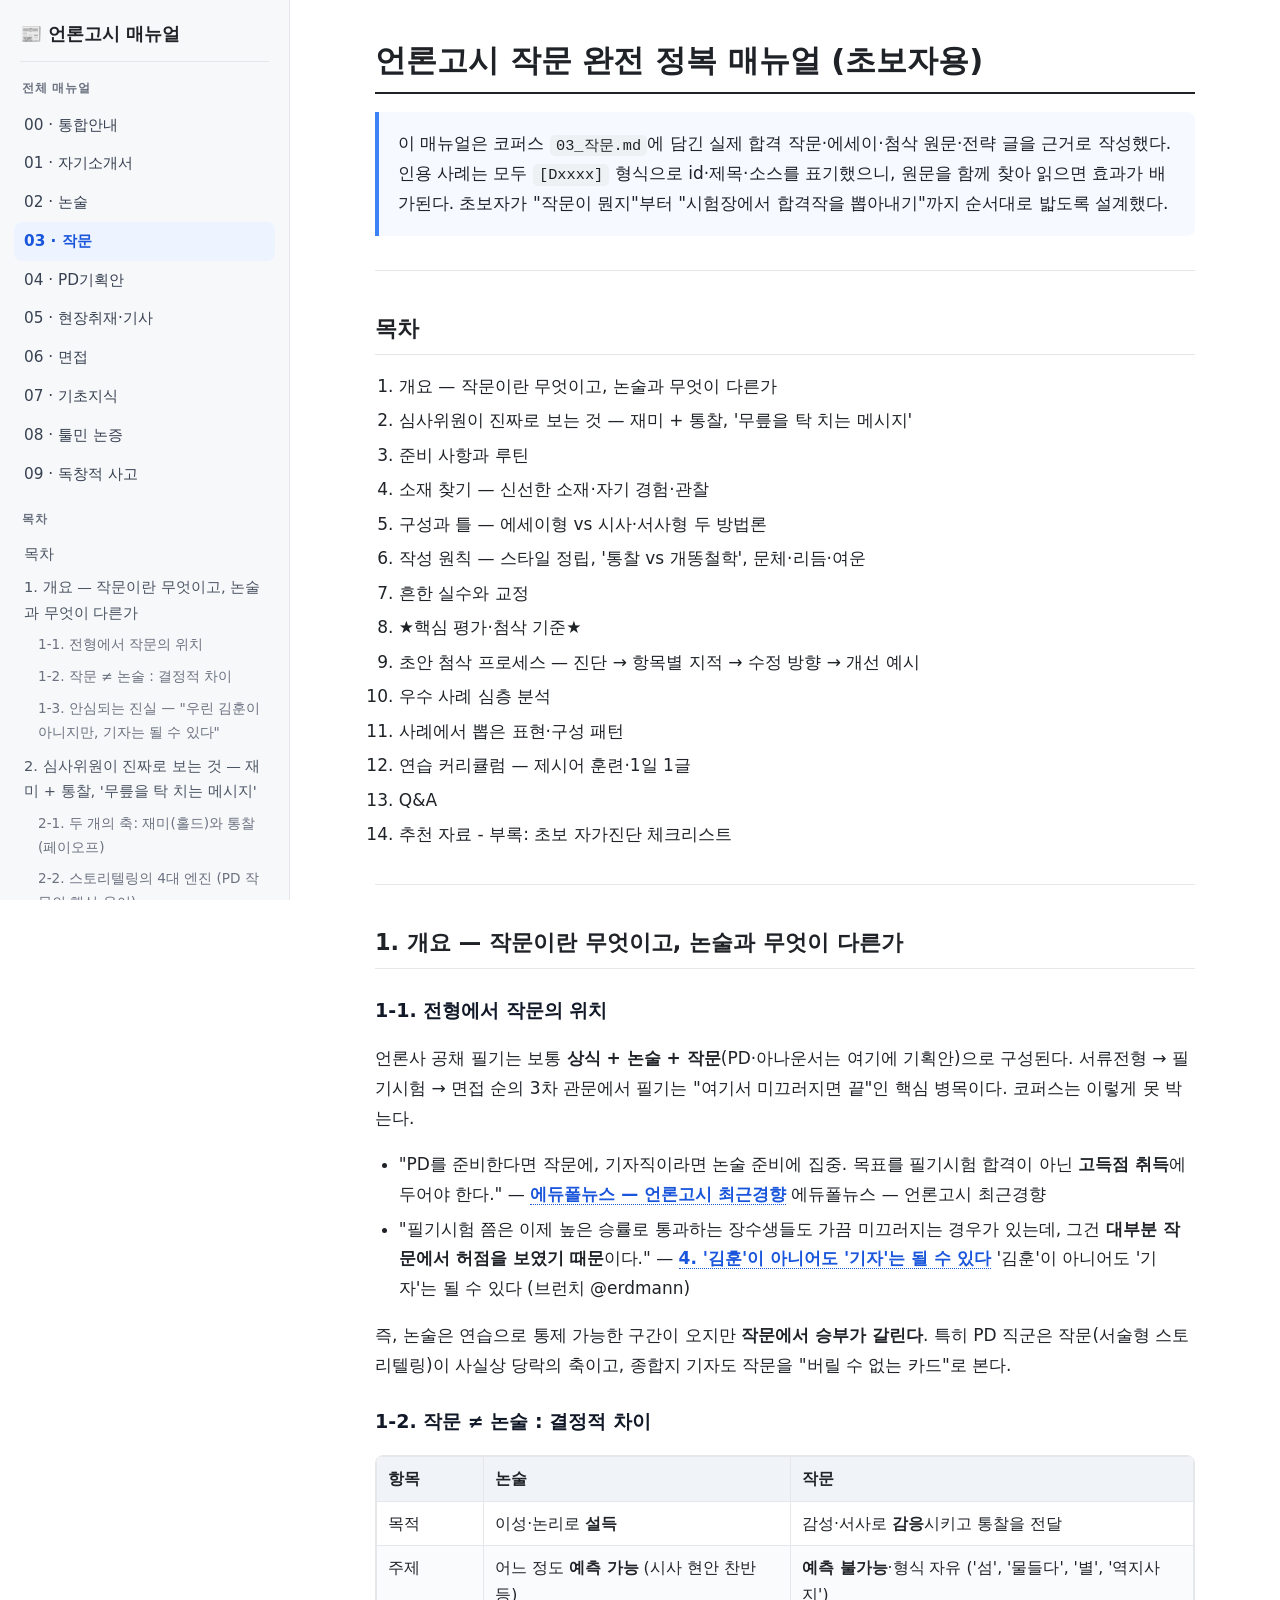
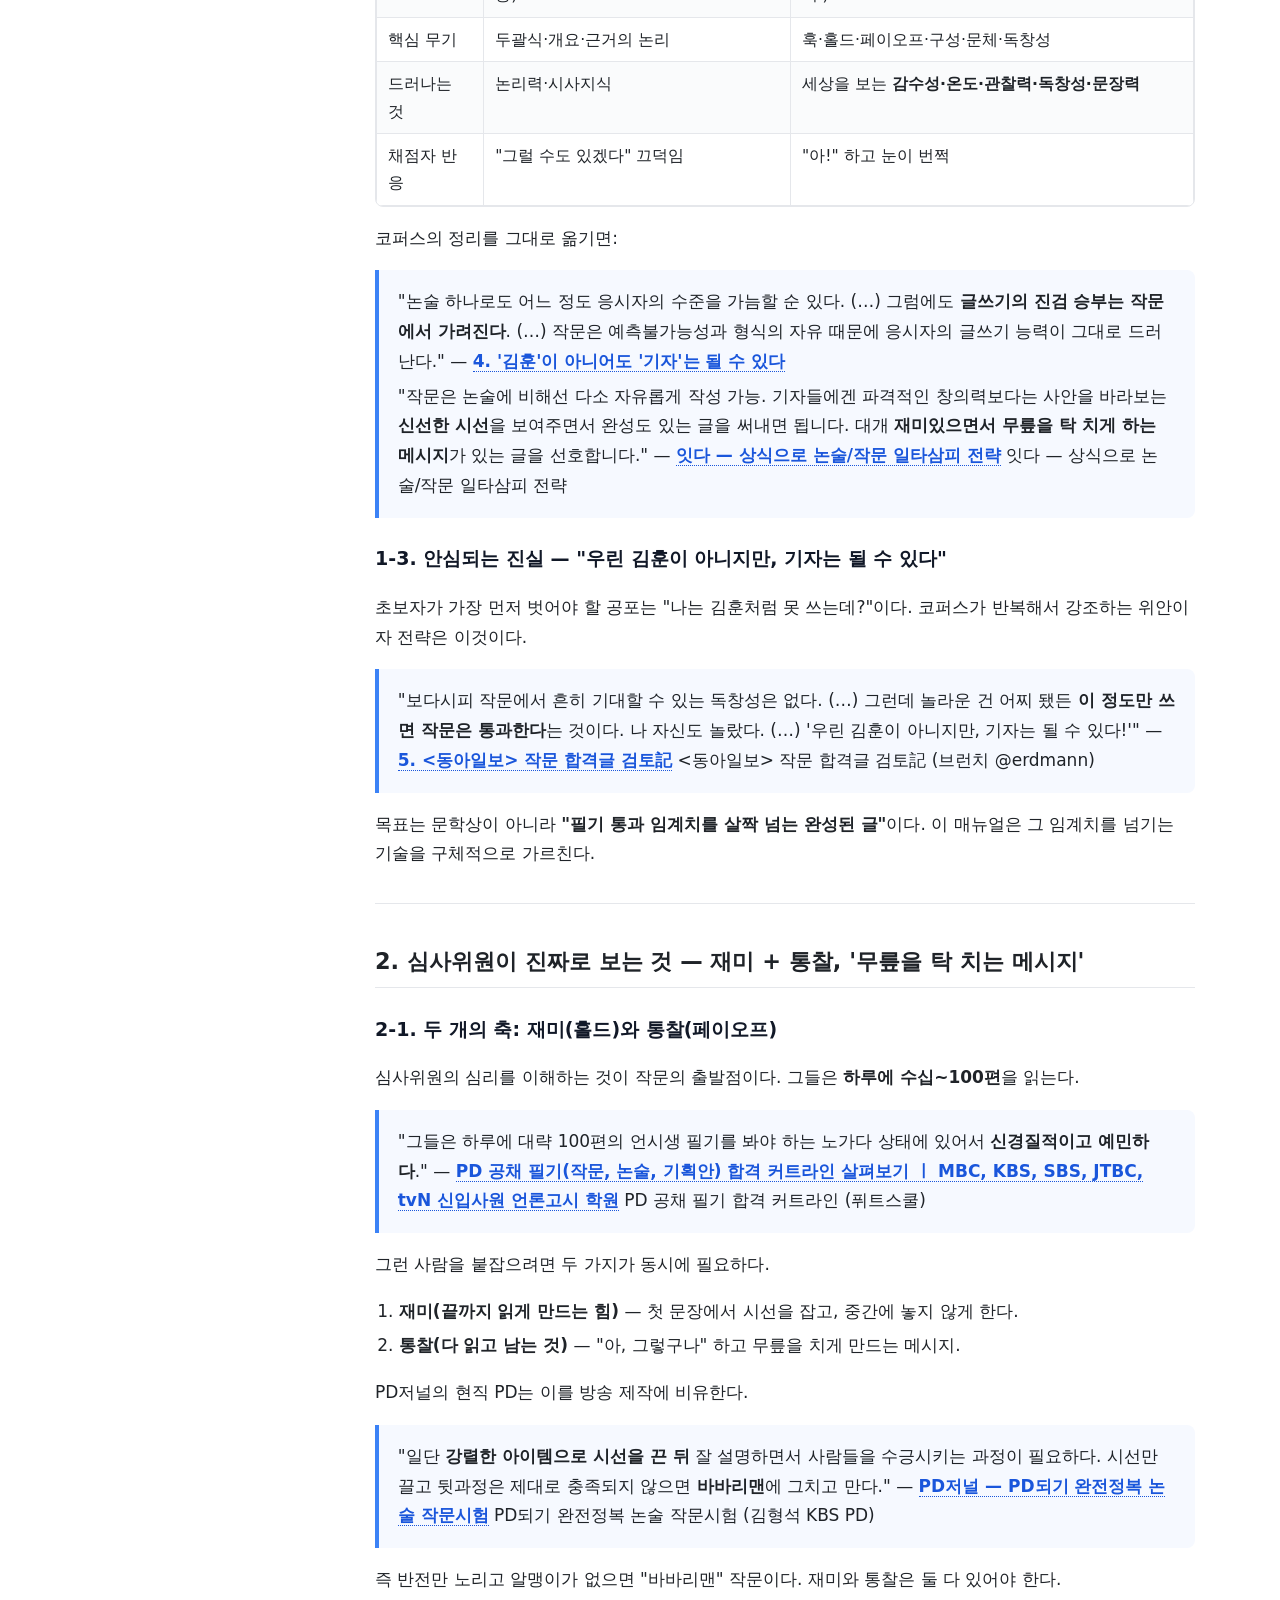
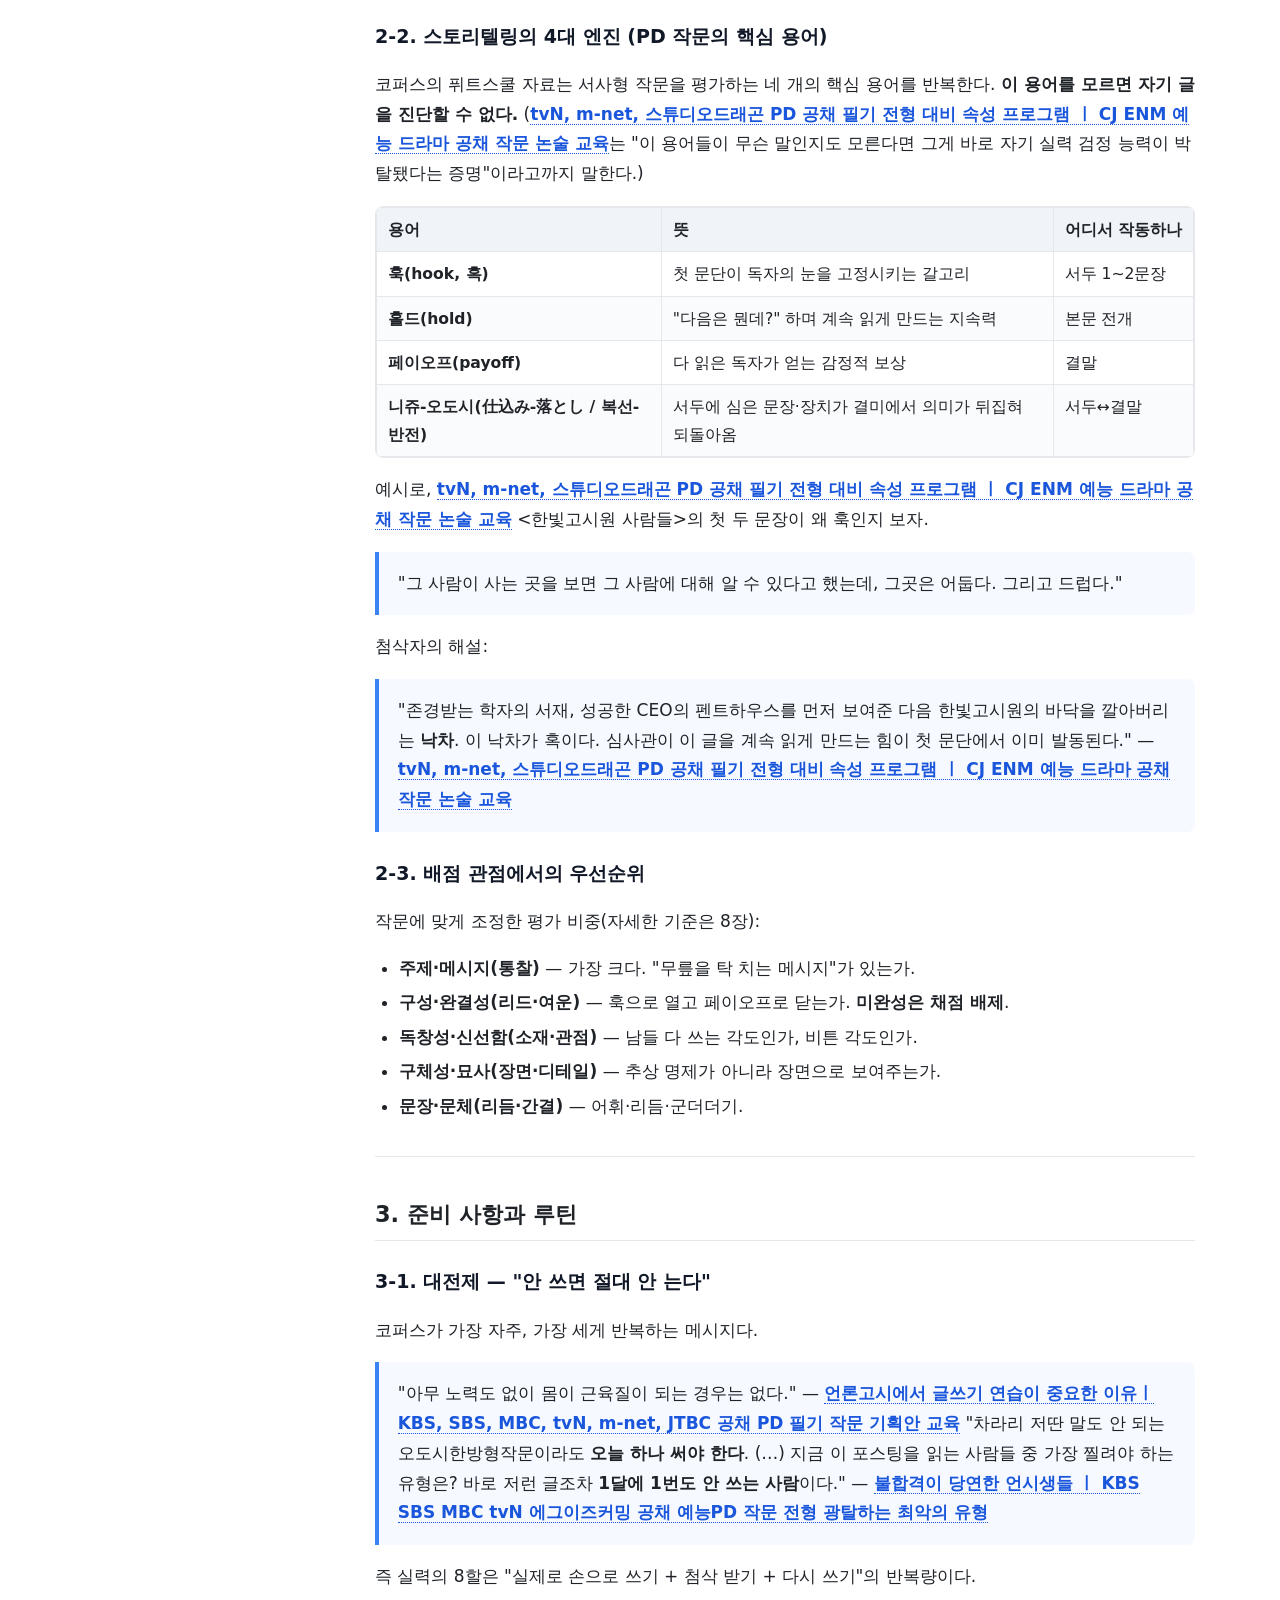
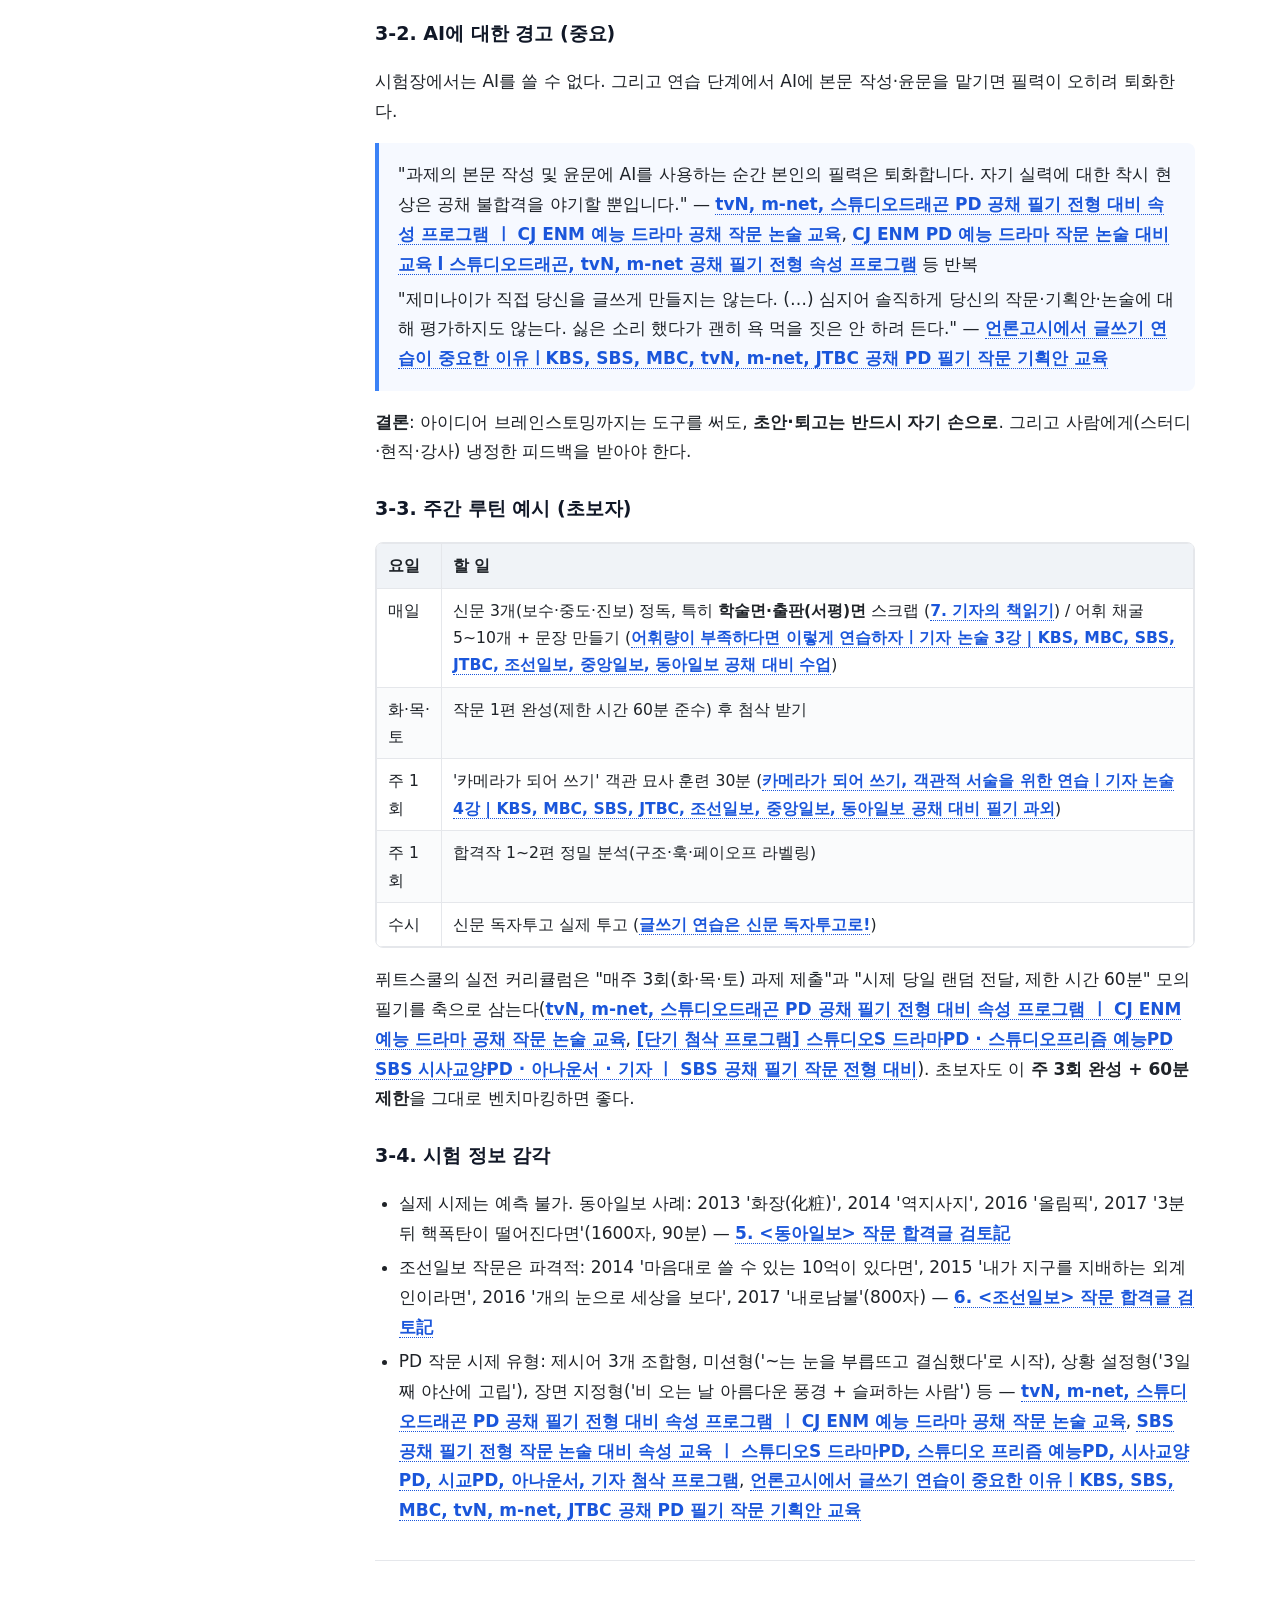
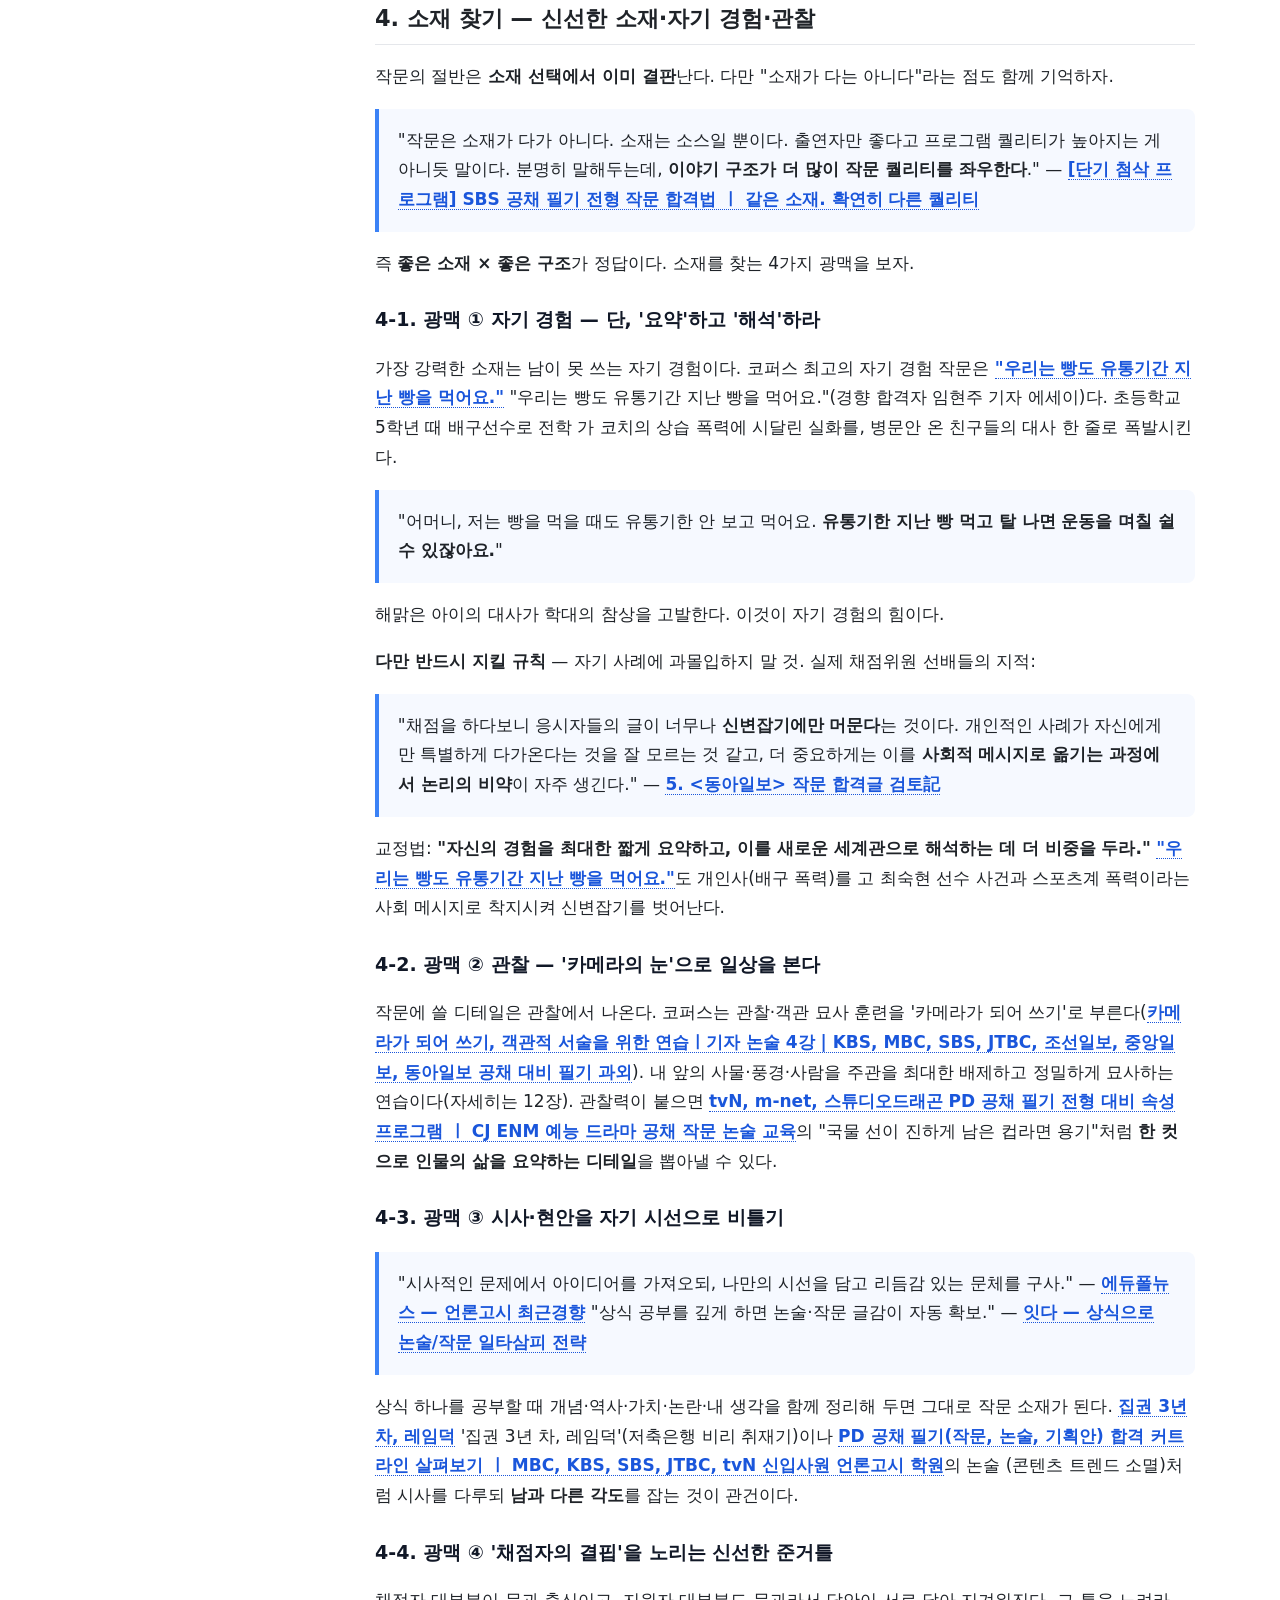
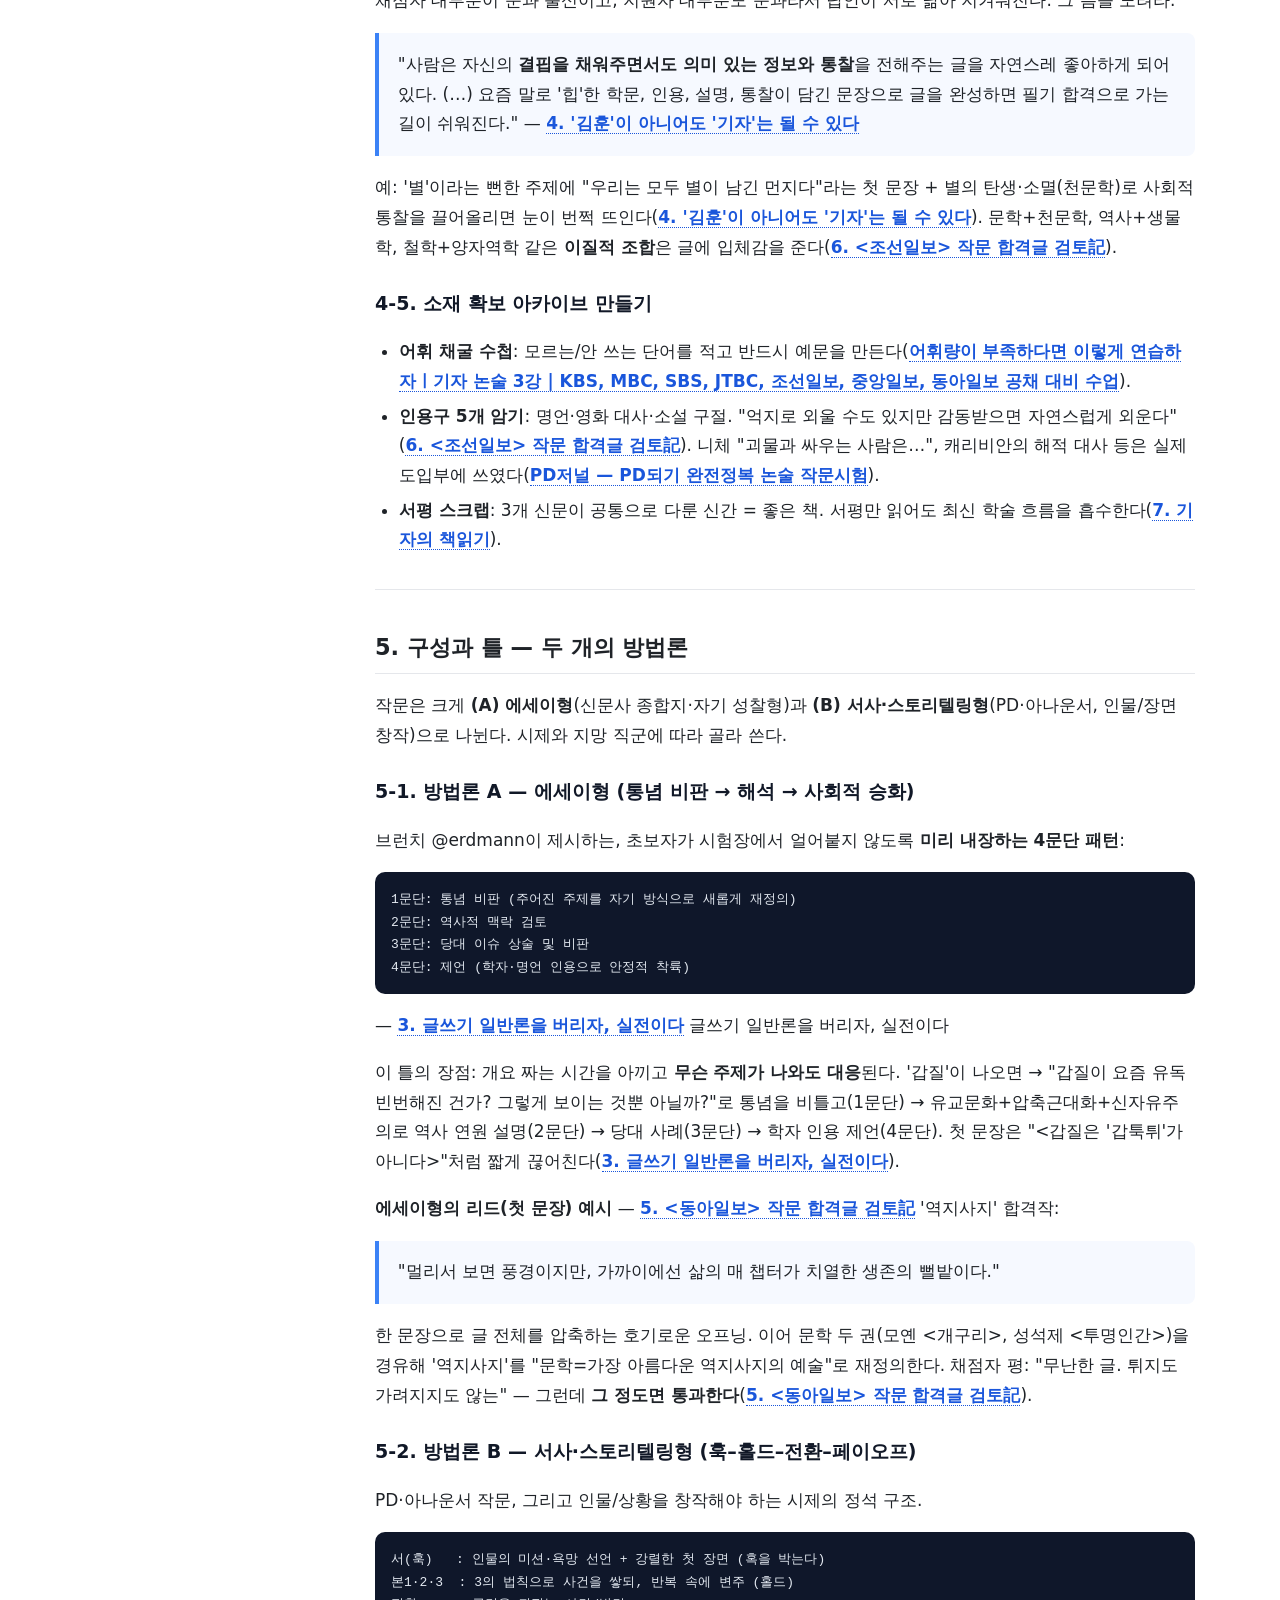
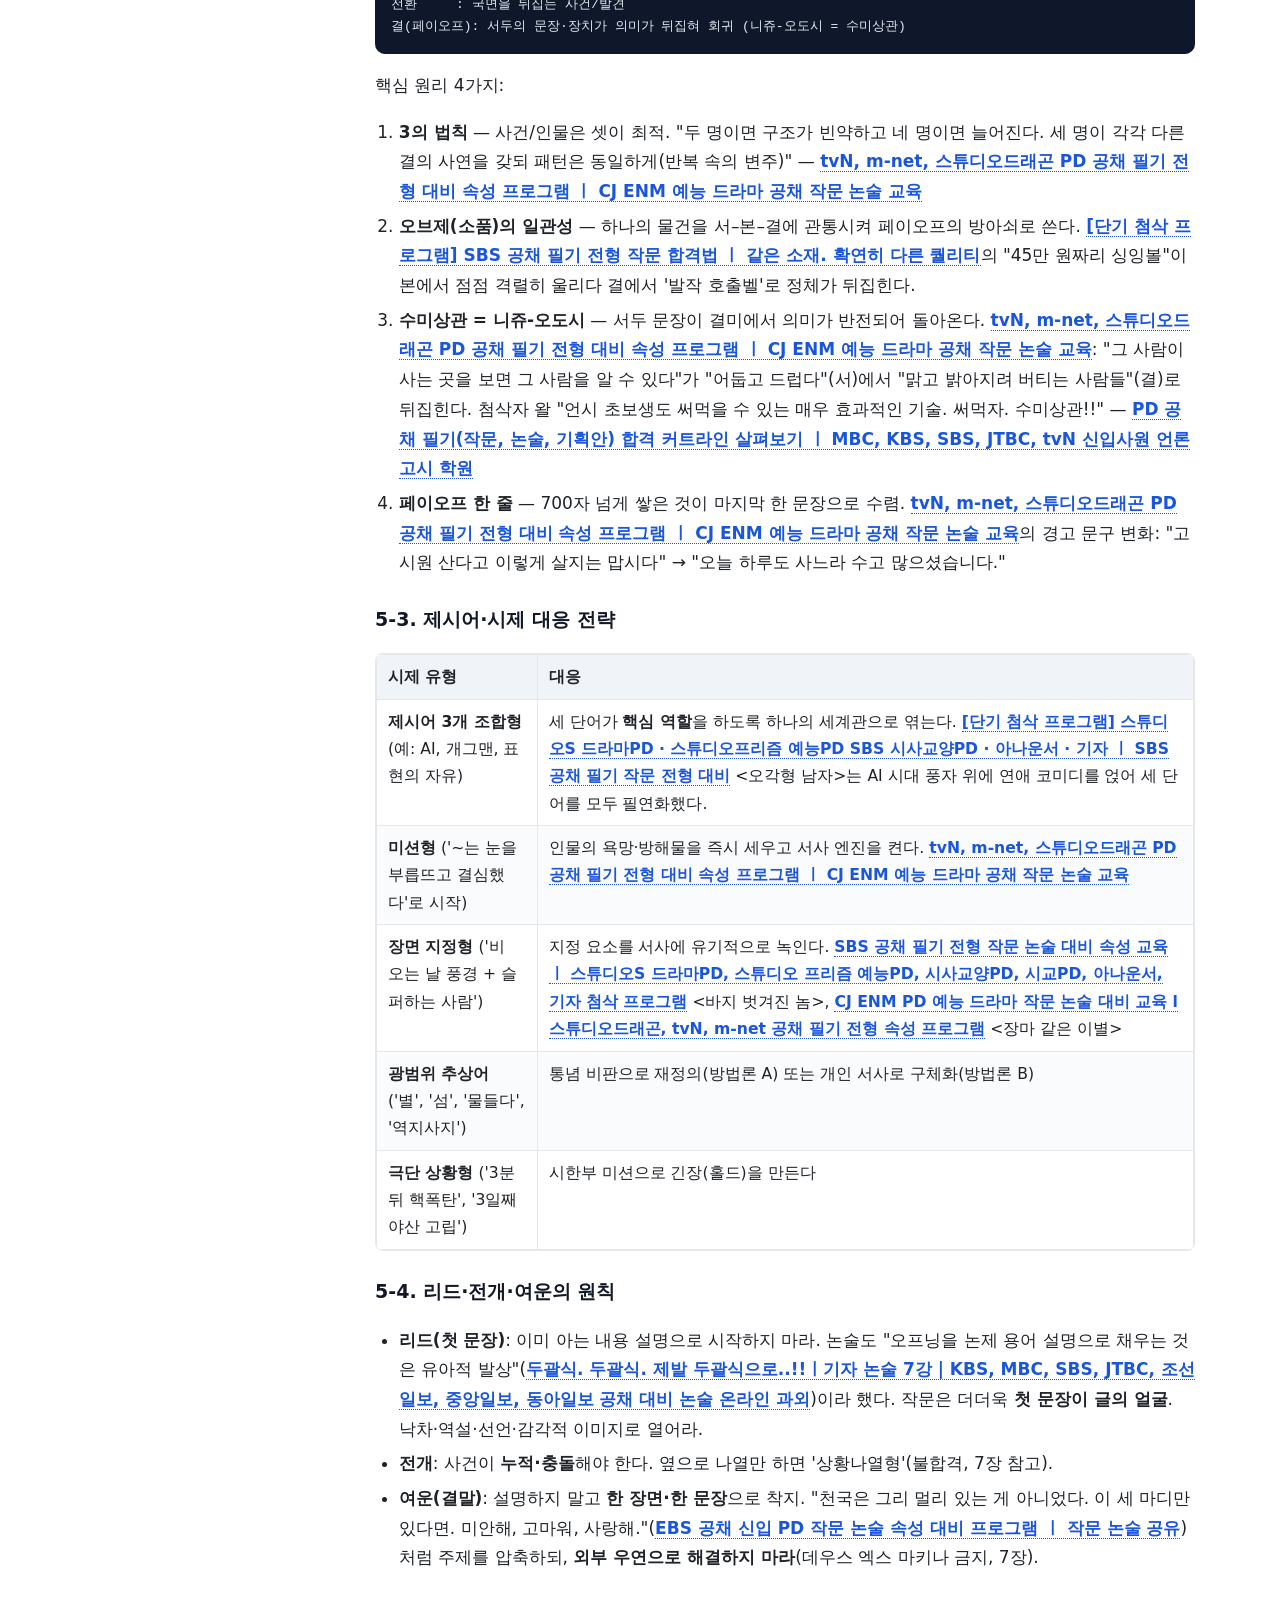
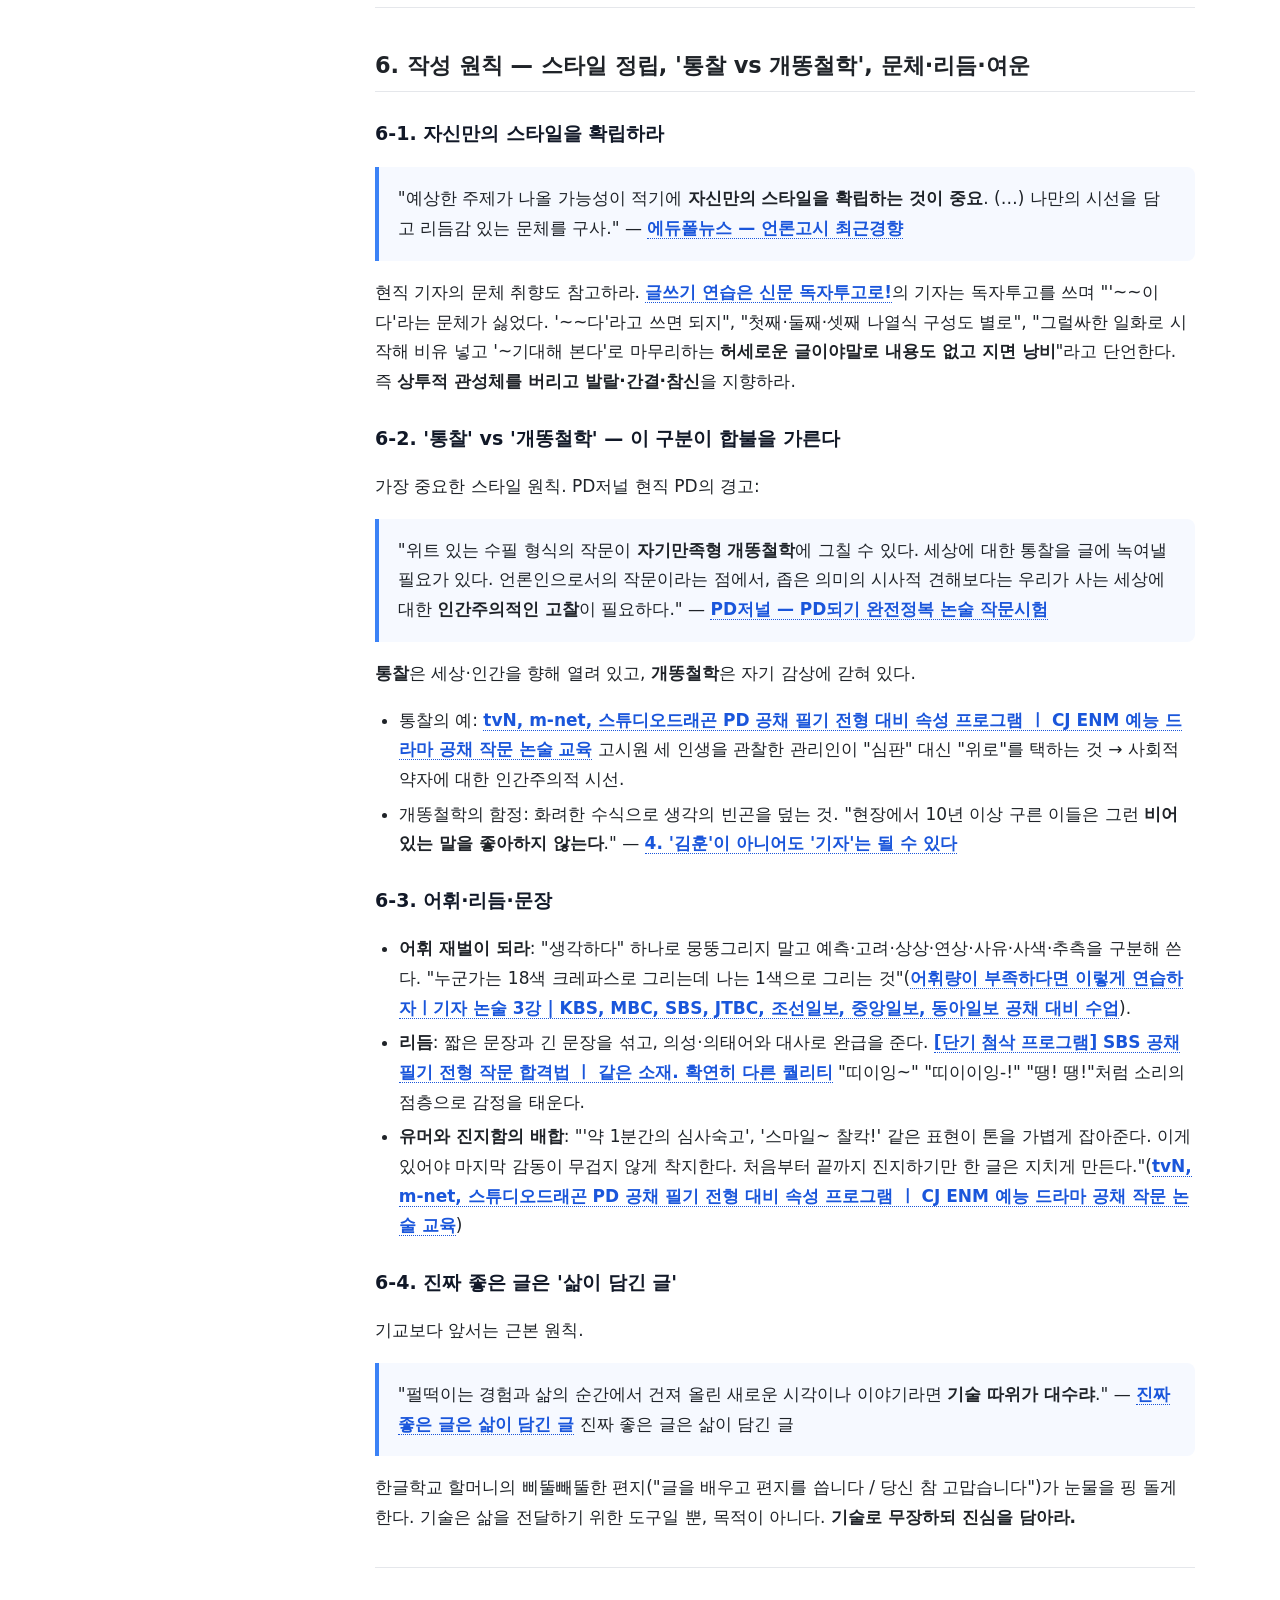
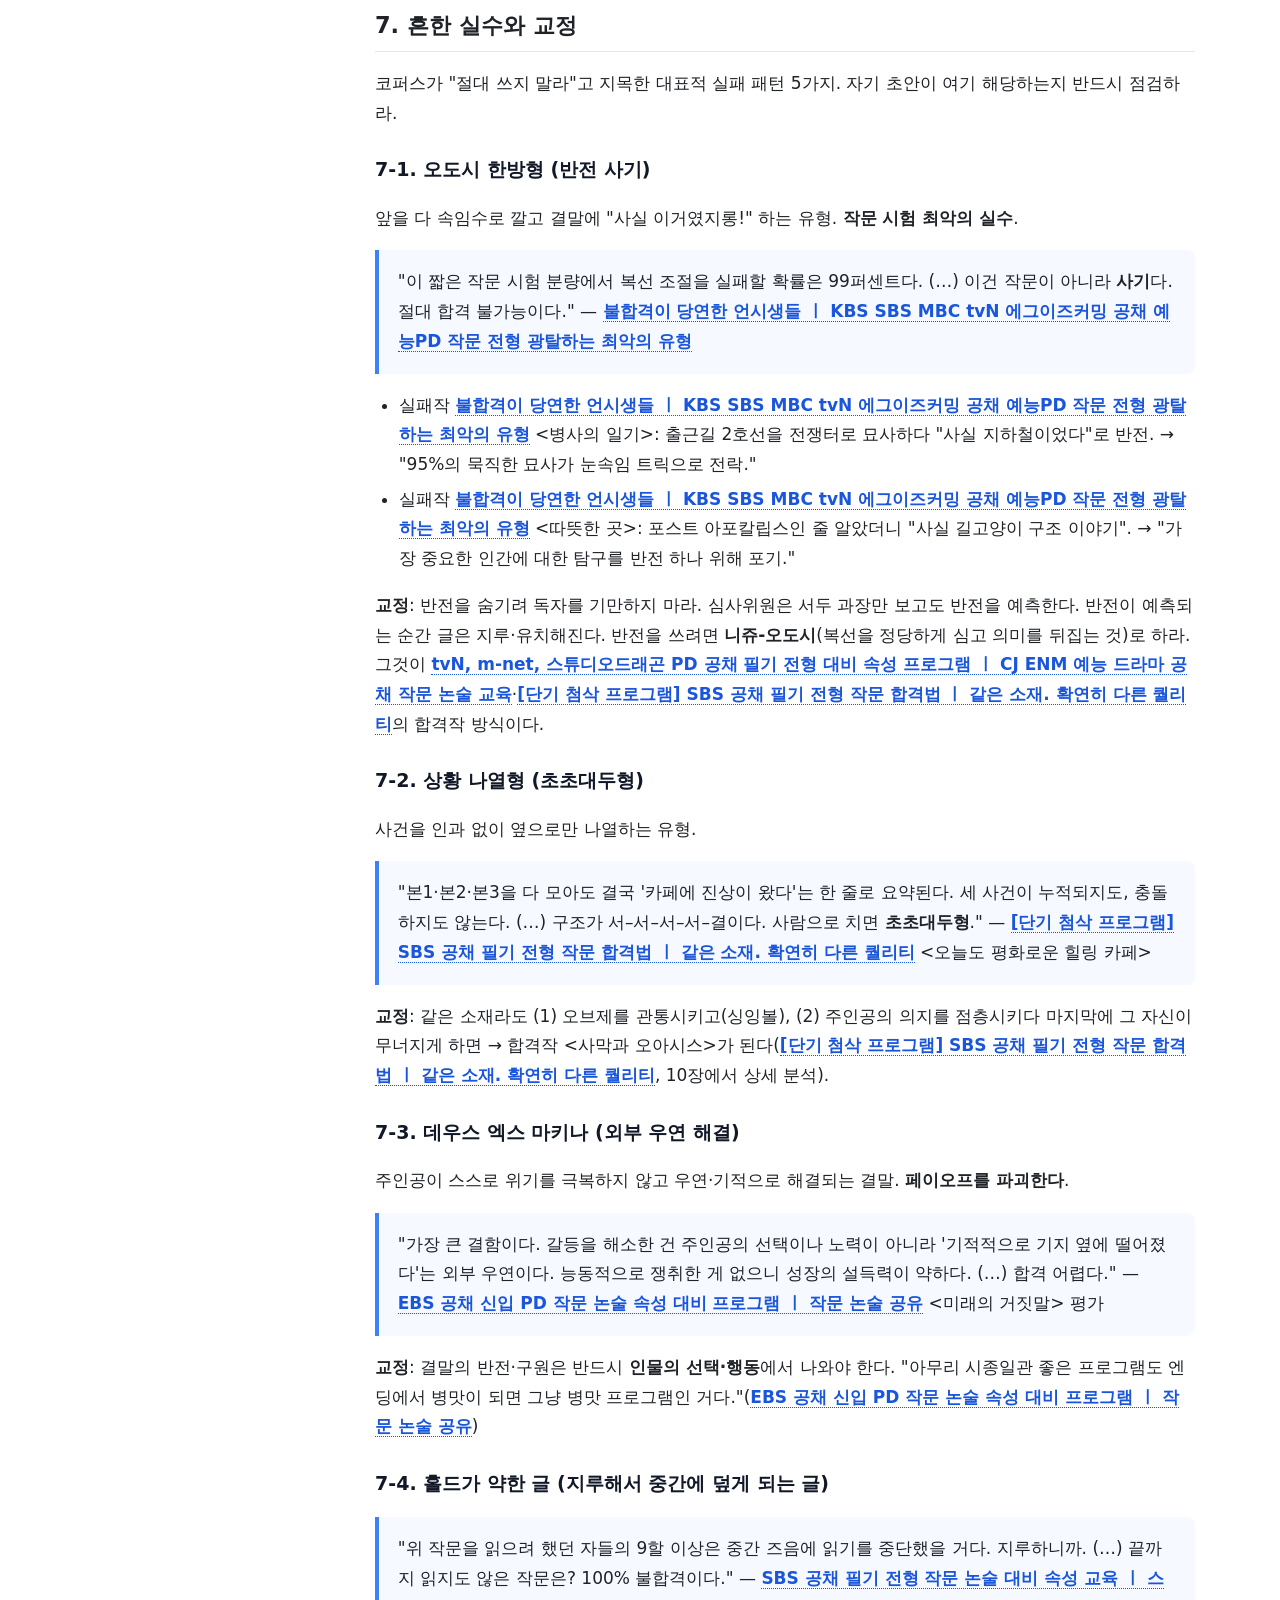
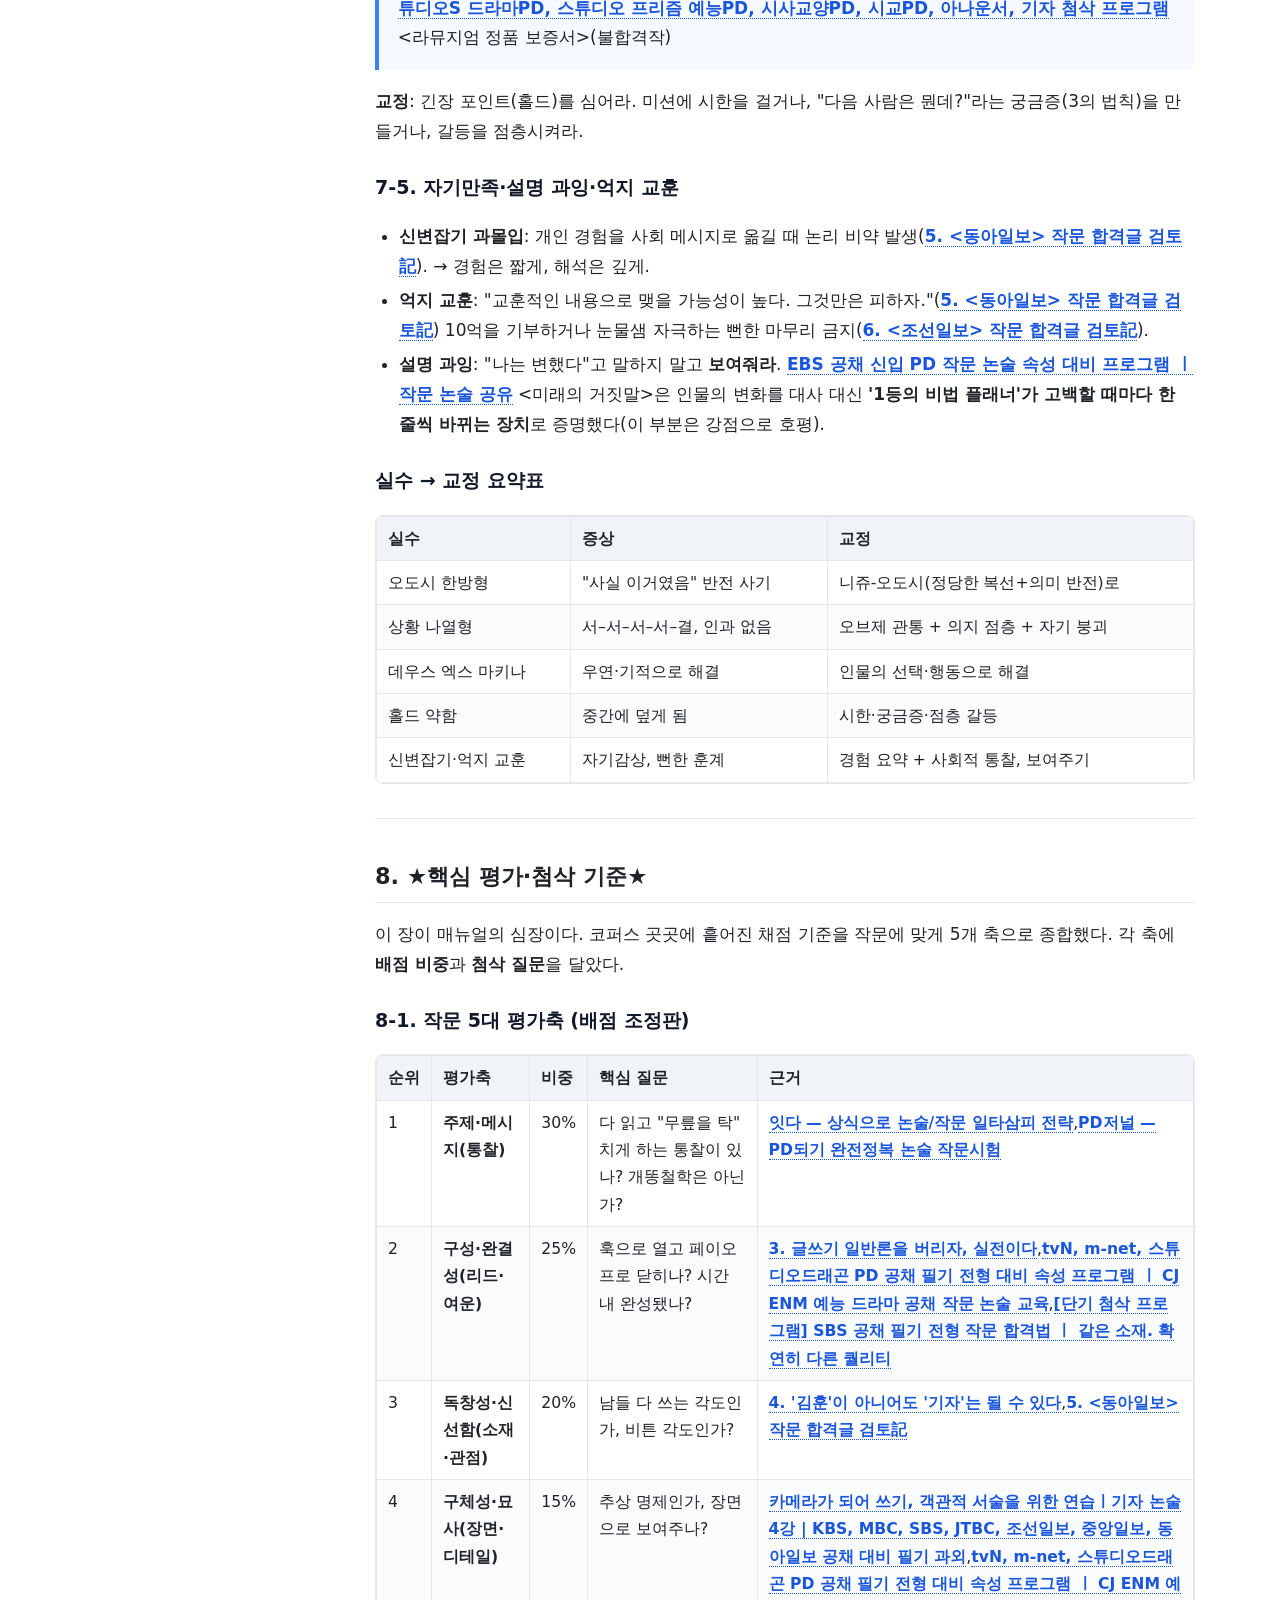
<file: 03_composition.html>
<!DOCTYPE html>
<html lang="ko">
<head>
<meta charset="utf-8">
<meta name="viewport" content="width=device-width, initial-scale=1">
<title>언론고시 작문 완전 정복 매뉴얼 (초보자용) · 언론고시 매뉴얼</title>
<link rel="stylesheet" href="assets/style.css">
</head>
<body>
<div class="topbar">
  <button id="menuBtn" aria-label="메뉴">☰</button>
  <span class="topbar-title">언론고시 작문 완전 정복 매뉴얼 (초보자용)</span>
</div>
<div id="backdrop"></div>
<div class="wrap">
  <aside class="sidebar" id="sidebar">
    <a class="brand" href="index.html">📰 언론고시 매뉴얼</a>
    <nav class="manuals"><div class="nav-title">전체 매뉴얼</div>
<ul class="man-list">
<li><a class="" href="index.html">00 · 통합안내</a></li>
<li><a class="" href="01_cover_letter.html">01 · 자기소개서</a></li>
<li><a class="" href="02_essay.html">02 · 논술</a></li>
<li><a class="active" href="03_composition.html">03 · 작문</a></li>
<li><a class="" href="04_pd_proposal.html">04 · PD기획안</a></li>
<li><a class="" href="05_reporting.html">05 · 현장취재·기사</a></li>
<li><a class="" href="06_interview.html">06 · 면접</a></li>
<li><a class="" href="07_foundation.html">07 · 기초지식</a></li>
<li><a class="" href="08_toulmin.html">08 · 툴민 논증</a></li>
<li><a class="" href="09_creative_writing.html">09 · 독창적 사고</a></li>
</ul></nav>
    <nav class="toc"><div class="nav-title">목차</div>
<ul class="toc-list">
<li class="t2"><a href="#s1">목차</a></li>
<li class="t2"><a href="#s2">1. 개요 — 작문이란 무엇이고, 논술과 무엇이 다른가</a></li>
<li class="t3"><a href="#s3">1-1. 전형에서 작문의 위치</a></li>
<li class="t3"><a href="#s4">1-2. 작문 ≠ 논술 : 결정적 차이</a></li>
<li class="t3"><a href="#s5">1-3. 안심되는 진실 — &quot;우린 김훈이 아니지만, 기자는 될 수 있다&quot;</a></li>
<li class="t2"><a href="#s6">2. 심사위원이 진짜로 보는 것 — 재미 + 통찰, &#x27;무릎을 탁 치는 메시지&#x27;</a></li>
<li class="t3"><a href="#s7">2-1. 두 개의 축: 재미(홀드)와 통찰(페이오프)</a></li>
<li class="t3"><a href="#s8">2-2. 스토리텔링의 4대 엔진 (PD 작문의 핵심 용어)</a></li>
<li class="t3"><a href="#s9">2-3. 배점 관점에서의 우선순위</a></li>
<li class="t2"><a href="#s10">3. 준비 사항과 루틴</a></li>
<li class="t3"><a href="#s11">3-1. 대전제 — &quot;안 쓰면 절대 안 는다&quot;</a></li>
<li class="t3"><a href="#s12">3-2. AI에 대한 경고 (중요)</a></li>
<li class="t3"><a href="#s13">3-3. 주간 루틴 예시 (초보자)</a></li>
<li class="t3"><a href="#s14">3-4. 시험 정보 감각</a></li>
<li class="t2"><a href="#s15">4. 소재 찾기 — 신선한 소재·자기 경험·관찰</a></li>
<li class="t3"><a href="#s16">4-1. 광맥 ① 자기 경험 — 단, &#x27;요약&#x27;하고 &#x27;해석&#x27;하라</a></li>
<li class="t3"><a href="#s17">4-2. 광맥 ② 관찰 — &#x27;카메라의 눈&#x27;으로 일상을 본다</a></li>
<li class="t3"><a href="#s18">4-3. 광맥 ③ 시사·현안을 자기 시선으로 비틀기</a></li>
<li class="t3"><a href="#s19">4-4. 광맥 ④ &#x27;채점자의 결핍&#x27;을 노리는 신선한 준거틀</a></li>
<li class="t3"><a href="#s20">4-5. 소재 확보 아카이브 만들기</a></li>
<li class="t2"><a href="#s21">5. 구성과 틀 — 두 개의 방법론</a></li>
<li class="t3"><a href="#s22">5-1. 방법론 A — 에세이형 (통념 비판 → 해석 → 사회적 승화)</a></li>
<li class="t3"><a href="#s23">5-2. 방법론 B — 서사·스토리텔링형 (훅–홀드–전환–페이오프)</a></li>
<li class="t3"><a href="#s24">5-3. 제시어·시제 대응 전략</a></li>
<li class="t3"><a href="#s25">5-4. 리드·전개·여운의 원칙</a></li>
<li class="t2"><a href="#s26">6. 작성 원칙 — 스타일 정립, &#x27;통찰 vs 개똥철학&#x27;, 문체·리듬·여운</a></li>
<li class="t3"><a href="#s27">6-1. 자신만의 스타일을 확립하라</a></li>
<li class="t3"><a href="#s28">6-2. &#x27;통찰&#x27; vs &#x27;개똥철학&#x27; — 이 구분이 합불을 가른다</a></li>
<li class="t3"><a href="#s29">6-3. 어휘·리듬·문장</a></li>
<li class="t3"><a href="#s30">6-4. 진짜 좋은 글은 &#x27;삶이 담긴 글&#x27;</a></li>
<li class="t2"><a href="#s31">7. 흔한 실수와 교정</a></li>
<li class="t3"><a href="#s32">7-1. 오도시 한방형 (반전 사기)</a></li>
<li class="t3"><a href="#s33">7-2. 상황 나열형 (초초대두형)</a></li>
<li class="t3"><a href="#s34">7-3. 데우스 엑스 마키나 (외부 우연 해결)</a></li>
<li class="t3"><a href="#s35">7-4. 홀드가 약한 글 (지루해서 중간에 덮게 되는 글)</a></li>
<li class="t3"><a href="#s36">7-5. 자기만족·설명 과잉·억지 교훈</a></li>
<li class="t3"><a href="#s37">실수 → 교정 요약표</a></li>
<li class="t2"><a href="#s38">8. ★핵심 평가·첨삭 기준★</a></li>
<li class="t3"><a href="#s39">8-1. 작문 5대 평가축 (배점 조정판)</a></li>
<li class="t3"><a href="#s40">8-2. 축별 상세 첨삭 기준</a></li>
<li class="t3"><a href="#s41">8-3. 합격선을 한 문장으로</a></li>
<li class="t2"><a href="#s42">9. 초안 첨삭 프로세스 — 진단 → 항목별 지적 → 수정 방향 → 개선 예시</a></li>
<li class="t3"><a href="#s43">9-1. 1단계 — 진단 (구조 라벨링)</a></li>
<li class="t3"><a href="#s44">9-2. 2단계 — 항목별 지적 (8장 5대 축으로)</a></li>
<li class="t3"><a href="#s45">9-3. 3단계 — 수정 방향 (개요 단계로 되돌아가기)</a></li>
<li class="t3"><a href="#s46">9-4. 4단계 — 개선 예시 (같은 소재, 다른 구조)</a></li>
<li class="t3"><a href="#s47">9-5. 셀프 첨삭 체크리스트 (초안 완성 직후)</a></li>
<li class="t2"><a href="#s48">10. 우수 사례 심층 분석</a></li>
<li class="t3"><a href="#s49">10-1.tvN, m-net, 스튜디오드래곤 PD 공채 필기 전형 대비 속성 프로그램 ㅣ CJ ENM 예능 드라마 공채 작문 논술 교육&lt;한빛고시원 사람들&gt; — PD 서사형 작문의 교과서</a></li>
<li class="t3"><a href="#s50">10-2.[단기 첨삭 프로그램] SBS 공채 필기 전형 작문 합격법 ㅣ 같은 소재. 확연히 다른 퀄리티&lt;사막과 오아시스&gt; — 같은 재료, 다른 구조</a></li>
<li class="t3"><a href="#s51">10-3.SBS 공채 필기 전형 작문 논술 대비 속성 교육 ㅣ 스튜디오S 드라마PD, 스튜디오 프리즘 예능PD, 시사교양PD, 시교PD, 아나운서, 기자 첨삭 프로그램&lt;바지 벗겨진 놈&gt; — 액자식 텐션·반복 개그의 힘</a></li>
<li class="t3"><a href="#s52">10-4.5. &lt;동아일보&gt; 작문 합격글 검토記&lt;문학, 가장 아름다운 역지사지의 예술&gt; — 에세이형 합격작의 &#x27;무난함의 미학&#x27;</a></li>
<li class="t3"><a href="#s53">10-5.&quot;우리는 빵도 유통기간 지난 빵을 먹어요.&quot;&quot;우리는 빵도 유통기간 지난 빵을 먹어요.&quot; — 자기 경험의 폭발력</a></li>
<li class="t3"><a href="#s54">10-6. (보너스)[단기 첨삭 프로그램] 스튜디오S 드라마PD · 스튜디오프리즘 예능PD SBS 시사교양PD · 아나운서 · 기자 ㅣ SBS 공채 필기 작문 전형 대비&lt;오각형 남자&gt; — 제시어 3개 조합형의 정석</a></li>
<li class="t2"><a href="#s55">11. 사례에서 뽑은 표현·구성 패턴</a></li>
<li class="t3"><a href="#s56">11-1. 훅(첫 문장) 패턴</a></li>
<li class="t3"><a href="#s57">11-2. 구성 패턴</a></li>
<li class="t3"><a href="#s58">11-3. 문체·표현 패턴</a></li>
<li class="t3"><a href="#s59">11-4. 결말(여운) 패턴</a></li>
<li class="t2"><a href="#s60">12. 연습 커리큘럼 — 제시어 훈련·1일 1글</a></li>
<li class="t3"><a href="#s61">12-1. 8주 초보 커리큘럼</a></li>
<li class="t3"><a href="#s62">12-2. &#x27;1일 1글&#x27;과 &#x27;제시어 훈련&#x27;의 원칙</a></li>
<li class="t3"><a href="#s63">12-3. 첨삭 없이 크지 않는다</a></li>
<li class="t3"><a href="#s64">12-4. 실전용 병행 훈련: 독자투고</a></li>
<li class="t2"><a href="#s65">13. Q&amp;A</a></li>
<li class="t2"><a href="#s66">14. 추천 자료</a></li>
<li class="t2"><a href="#s67">부록. 초보 자가진단 체크리스트 (시험 직전/직후용)</a></li>
<li class="t3"><a href="#s68">A. 쓰기 전 (개요 단계)</a></li>
<li class="t3"><a href="#s69">B. 5대 평가축 자가채점 (각 항목 O/X)</a></li>
<li class="t3"><a href="#s70">C. 3대 금기 검문 (하나라도 걸리면 재작성)</a></li>
<li class="t3"><a href="#s71">D. 마무리 검문</a></li>
</ul></nav>
  </aside>
  <main class="main">
    <header class="page-head"><h1>언론고시 작문 완전 정복 매뉴얼 (초보자용)</h1></header>
    <article class="content">
<blockquote>
<p>이 매뉴얼은 코퍼스 <code>03_작문.md</code>에 담긴 실제 합격 작문·에세이·첨삭 원문·전략 글을 근거로 작성했다.
인용 사례는 모두 <code>[Dxxxx]</code> 형식으로 id·제목·소스를 표기했으니, 원문을 함께 찾아 읽으면 효과가 배가된다.
초보자가 "작문이 뭔지"부터 "시험장에서 합격작을 뽑아내기"까지 순서대로 밟도록 설계했다.</p>
</blockquote>
<hr/>
<h2 id="s1">목차</h2>
<ol>
<li>개요 — 작문이란 무엇이고, 논술과 무엇이 다른가</li>
<li>심사위원이 진짜로 보는 것 — 재미 + 통찰, '무릎을 탁 치는 메시지'</li>
<li>준비 사항과 루틴</li>
<li>소재 찾기 — 신선한 소재·자기 경험·관찰</li>
<li>구성과 틀 — 에세이형 vs 시사·서사형 두 방법론</li>
<li>작성 원칙 — 스타일 정립, '통찰 vs 개똥철학', 문체·리듬·여운</li>
<li>흔한 실수와 교정</li>
<li>★핵심 평가·첨삭 기준★</li>
<li>초안 첨삭 프로세스 — 진단 → 항목별 지적 → 수정 방향 → 개선 예시</li>
<li>우수 사례 심층 분석</li>
<li>사례에서 뽑은 표현·구성 패턴</li>
<li>연습 커리큘럼 — 제시어 훈련·1일 1글</li>
<li>Q&amp;A</li>
<li>추천 자료
- 부록: 초보 자가진단 체크리스트</li>
</ol>
<hr/>
<h2 id="s2">1. 개요 — 작문이란 무엇이고, 논술과 무엇이 다른가</h2>
<h3 id="s3">1-1. 전형에서 작문의 위치</h3>
<p>언론사 공채 필기는 보통 <strong>상식 + 논술 + 작문</strong>(PD·아나운서는 여기에 기획안)으로 구성된다. 서류전형 → 필기시험 → 면접 순의 3차 관문에서 필기는 "여기서 미끄러지면 끝"인 핵심 병목이다. 코퍼스는 이렇게 못 박는다.</p>
<ul>
<li>"PD를 준비한다면 작문에, 기자직이라면 논술 준비에 집중. 목표를 필기시험 합격이 아닌 <strong>고득점 취득</strong>에 두어야 한다." — <a class="ref" data-id="D0007" title="원문 보기: 에듀폴뉴스 — 언론고시 최근경향">에듀폴뉴스 — 언론고시 최근경향</a> 에듀폴뉴스 — 언론고시 최근경향</li>
<li>"필기시험 쯤은 이제 높은 승률로 통과하는 장수생들도 가끔 미끄러지는 경우가 있는데, 그건 <strong>대부분 작문에서 허점을 보였기 때문</strong>이다." — <a class="ref" data-id="D0028" title="원문 보기: 4. '김훈'이 아니어도 '기자'는 될 수 있다">4. '김훈'이 아니어도 '기자'는 될 수 있다</a> '김훈'이 아니어도 '기자'는 될 수 있다 (브런치 @erdmann)</li>
</ul>
<p>즉, 논술은 연습으로 통제 가능한 구간이 오지만 <strong>작문에서 승부가 갈린다</strong>. 특히 PD 직군은 작문(서술형 스토리텔링)이 사실상 당락의 축이고, 종합지 기자도 작문을 "버릴 수 없는 카드"로 본다.</p>
<h3 id="s4">1-2. 작문 ≠ 논술 : 결정적 차이</h3>
<div class="tw"><table>
<thead>
<tr>
<th>항목</th>
<th>논술</th>
<th>작문</th>
</tr>
</thead>
<tbody>
<tr>
<td>목적</td>
<td>이성·논리로 <strong>설득</strong></td>
<td>감성·서사로 <strong>감응</strong>시키고 통찰을 전달</td>
</tr>
<tr>
<td>주제</td>
<td>어느 정도 <strong>예측 가능</strong> (시사 현안 찬반 등)</td>
<td><strong>예측 불가능</strong>·형식 자유 ('섬', '물들다', '별', '역지사지')</td>
</tr>
<tr>
<td>핵심 무기</td>
<td>두괄식·개요·근거의 논리</td>
<td>훅·홀드·페이오프·구성·문체·독창성</td>
</tr>
<tr>
<td>드러나는 것</td>
<td>논리력·시사지식</td>
<td>세상을 보는 <strong>감수성·온도·관찰력·독창성·문장력</strong></td>
</tr>
<tr>
<td>채점자 반응</td>
<td>"그럴 수도 있겠다" 끄덕임</td>
<td>"아!" 하고 눈이 번쩍</td>
</tr>
</tbody>
</table></div>
<p>코퍼스의 정리를 그대로 옮기면:</p>
<blockquote>
<p>"논술 하나로도 어느 정도 응시자의 수준을 가늠할 순 있다. (…) 그럼에도 <strong>글쓰기의 진검 승부는 작문에서 가려진다</strong>. (…) 작문은 예측불가능성과 형식의 자유 때문에 응시자의 글쓰기 능력이 그대로 드러난다." — <a class="ref" data-id="D0028" title="원문 보기: 4. '김훈'이 아니어도 '기자'는 될 수 있다">4. '김훈'이 아니어도 '기자'는 될 수 있다</a></p>
<p>"작문은 논술에 비해선 다소 자유롭게 작성 가능. 기자들에겐 파격적인 창의력보다는 사안을 바라보는 <strong>신선한 시선</strong>을 보여주면서 완성도 있는 글을 써내면 됩니다. 대개 <strong>재미있으면서 무릎을 탁 치게 하는 메시지</strong>가 있는 글을 선호합니다." — <a class="ref" data-id="D0012" title="원문 보기: 잇다 — 상식으로 논술/작문 일타삼피 전략">잇다 — 상식으로 논술/작문 일타삼피 전략</a> 잇다 — 상식으로 논술/작문 일타삼피 전략</p>
</blockquote>
<h3 id="s5">1-3. 안심되는 진실 — "우린 김훈이 아니지만, 기자는 될 수 있다"</h3>
<p>초보자가 가장 먼저 벗어야 할 공포는 "나는 김훈처럼 못 쓰는데?"이다. 코퍼스가 반복해서 강조하는 위안이자 전략은 이것이다.</p>
<blockquote>
<p>"보다시피 작문에서 흔히 기대할 수 있는 독창성은 없다. (…) 그런데 놀라운 건 어찌 됐든 <strong>이 정도만 쓰면 작문은 통과한다</strong>는 것이다. 나 자신도 놀랐다. (…) '우린 김훈이 아니지만, 기자는 될 수 있다!'" — <a class="ref" data-id="D0024" title="원문 보기: 5. &lt;동아일보&gt; 작문 합격글 검토記">5. &lt;동아일보&gt; 작문 합격글 검토記</a> &lt;동아일보&gt; 작문 합격글 검토記 (브런치 @erdmann)</p>
</blockquote>
<p>목표는 문학상이 아니라 <strong>"필기 통과 임계치를 살짝 넘는 완성된 글"</strong>이다. 이 매뉴얼은 그 임계치를 넘기는 기술을 구체적으로 가르친다.</p>
<hr/>
<h2 id="s6">2. 심사위원이 진짜로 보는 것 — 재미 + 통찰, '무릎을 탁 치는 메시지'</h2>
<h3 id="s7">2-1. 두 개의 축: 재미(홀드)와 통찰(페이오프)</h3>
<p>심사위원의 심리를 이해하는 것이 작문의 출발점이다. 그들은 <strong>하루에 수십~100편</strong>을 읽는다.</p>
<blockquote>
<p>"그들은 하루에 대략 100편의 언시생 필기를 봐야 하는 노가다 상태에 있어서 <strong>신경질적이고 예민하다</strong>." — <a class="ref" data-id="D0313" title="원문 보기: PD 공채 필기(작문, 논술, 기획안) 합격 커트라인 살펴보기 ㅣ MBC, KBS, SBS, JTBC, tvN 신입사원 언론고시 학원">PD 공채 필기(작문, 논술, 기획안) 합격 커트라인 살펴보기 ㅣ MBC, KBS, SBS, JTBC, tvN 신입사원 언론고시 학원</a> PD 공채 필기 합격 커트라인 (퓌트스쿨)</p>
</blockquote>
<p>그런 사람을 붙잡으려면 두 가지가 동시에 필요하다.</p>
<ol>
<li><strong>재미(끝까지 읽게 만드는 힘)</strong> — 첫 문장에서 시선을 잡고, 중간에 놓지 않게 한다.</li>
<li><strong>통찰(다 읽고 남는 것)</strong> — "아, 그렇구나" 하고 무릎을 치게 만드는 메시지.</li>
</ol>
<p>PD저널의 현직 PD는 이를 방송 제작에 비유한다.</p>
<blockquote>
<p>"일단 <strong>강렬한 아이템으로 시선을 끈 뒤</strong> 잘 설명하면서 사람들을 수긍시키는 과정이 필요하다. 시선만 끌고 뒷과정은 제대로 충족되지 않으면 <strong>바바리맨</strong>에 그치고 만다." — <a class="ref" data-id="D0019" title="원문 보기: PD저널 — PD되기 완전정복 논술 작문시험">PD저널 — PD되기 완전정복 논술 작문시험</a> PD되기 완전정복 논술 작문시험 (김형석 KBS PD)</p>
</blockquote>
<p>즉 반전만 노리고 알맹이가 없으면 "바바리맨" 작문이다. 재미와 통찰은 둘 다 있어야 한다.</p>
<h3 id="s8">2-2. 스토리텔링의 4대 엔진 (PD 작문의 핵심 용어)</h3>
<p>코퍼스의 퓌트스쿨 자료는 서사형 작문을 평가하는 네 개의 핵심 용어를 반복한다. <strong>이 용어를 모르면 자기 글을 진단할 수 없다.</strong> (<a class="ref" data-id="D0305" title="원문 보기: tvN, m-net, 스튜디오드래곤 PD 공채 필기 전형 대비 속성 프로그램 ㅣ CJ ENM 예능 드라마 공채 작문 논술 교육">tvN, m-net, 스튜디오드래곤 PD 공채 필기 전형 대비 속성 프로그램 ㅣ CJ ENM 예능 드라마 공채 작문 논술 교육</a>는 "이 용어들이 무슨 말인지도 모른다면 그게 바로 자기 실력 검정 능력이 박탈됐다는 증명"이라고까지 말한다.)</p>
<div class="tw"><table>
<thead>
<tr>
<th>용어</th>
<th>뜻</th>
<th>어디서 작동하나</th>
</tr>
</thead>
<tbody>
<tr>
<td><strong>훅(hook, 혹)</strong></td>
<td>첫 문단이 독자의 눈을 고정시키는 갈고리</td>
<td>서두 1~2문장</td>
</tr>
<tr>
<td><strong>홀드(hold)</strong></td>
<td>"다음은 뭔데?" 하며 계속 읽게 만드는 지속력</td>
<td>본문 전개</td>
</tr>
<tr>
<td><strong>페이오프(payoff)</strong></td>
<td>다 읽은 독자가 얻는 감정적 보상</td>
<td>결말</td>
</tr>
<tr>
<td><strong>니쥬-오도시(仕込み-落とし / 복선-반전)</strong></td>
<td>서두에 심은 문장·장치가 결미에서 의미가 뒤집혀 되돌아옴</td>
<td>서두↔결말</td>
</tr>
</tbody>
</table></div>
<p>예시로, <a class="ref" data-id="D0305" title="원문 보기: tvN, m-net, 스튜디오드래곤 PD 공채 필기 전형 대비 속성 프로그램 ㅣ CJ ENM 예능 드라마 공채 작문 논술 교육">tvN, m-net, 스튜디오드래곤 PD 공채 필기 전형 대비 속성 프로그램 ㅣ CJ ENM 예능 드라마 공채 작문 논술 교육</a> &lt;한빛고시원 사람들&gt;의 첫 두 문장이 왜 훅인지 보자.</p>
<blockquote>
<p>"그 사람이 사는 곳을 보면 그 사람에 대해 알 수 있다고 했는데, 그곳은 어둡다. 그리고 드럽다."</p>
</blockquote>
<p>첨삭자의 해설:</p>
<blockquote>
<p>"존경받는 학자의 서재, 성공한 CEO의 펜트하우스를 먼저 보여준 다음 한빛고시원의 바닥을 깔아버리는 <strong>낙차</strong>. 이 낙차가 혹이다. 심사관이 이 글을 계속 읽게 만드는 힘이 첫 문단에서 이미 발동된다." — <a class="ref" data-id="D0305" title="원문 보기: tvN, m-net, 스튜디오드래곤 PD 공채 필기 전형 대비 속성 프로그램 ㅣ CJ ENM 예능 드라마 공채 작문 논술 교육">tvN, m-net, 스튜디오드래곤 PD 공채 필기 전형 대비 속성 프로그램 ㅣ CJ ENM 예능 드라마 공채 작문 논술 교육</a></p>
</blockquote>
<h3 id="s9">2-3. 배점 관점에서의 우선순위</h3>
<p>작문에 맞게 조정한 평가 비중(자세한 기준은 8장):</p>
<ul>
<li><strong>주제·메시지(통찰)</strong> — 가장 크다. "무릎을 탁 치는 메시지"가 있는가.</li>
<li><strong>구성·완결성(리드·여운)</strong> — 훅으로 열고 페이오프로 닫는가. <strong>미완성은 채점 배제</strong>.</li>
<li><strong>독창성·신선함(소재·관점)</strong> — 남들 다 쓰는 각도인가, 비튼 각도인가.</li>
<li><strong>구체성·묘사(장면·디테일)</strong> — 추상 명제가 아니라 장면으로 보여주는가.</li>
<li><strong>문장·문체(리듬·간결)</strong> — 어휘·리듬·군더더기.</li>
</ul>
<hr/>
<h2 id="s10">3. 준비 사항과 루틴</h2>
<h3 id="s11">3-1. 대전제 — "안 쓰면 절대 안 는다"</h3>
<p>코퍼스가 가장 자주, 가장 세게 반복하는 메시지다.</p>
<blockquote>
<p>"아무 노력도 없이 몸이 근육질이 되는 경우는 없다." — <a class="ref" data-id="D0310" title="원문 보기: 언론고시에서 글쓰기 연습이 중요한 이유ㅣKBS, SBS, MBC, tvN, m-net, JTBC 공채 PD 필기 작문 기획안 교육">언론고시에서 글쓰기 연습이 중요한 이유ㅣKBS, SBS, MBC, tvN, m-net, JTBC 공채 PD 필기 작문 기획안 교육</a>
"차라리 저딴 말도 안 되는 오도시한방형작문이라도 <strong>오늘 하나 써야 한다</strong>. (…) 지금 이 포스팅을 읽는 사람들 중 가장 찔려야 하는 유형은? 바로 저런 글조차 <strong>1달에 1번도 안 쓰는 사람</strong>이다." — <a class="ref" data-id="D0302" title="원문 보기: 불합격이 당연한 언시생들 ㅣ KBS SBS MBC tvN 에그이즈커밍 공채 예능PD 작문 전형 광탈하는 최악의 유형">불합격이 당연한 언시생들 ㅣ KBS SBS MBC tvN 에그이즈커밍 공채 예능PD 작문 전형 광탈하는 최악의 유형</a></p>
</blockquote>
<p>즉 실력의 8할은 "실제로 손으로 쓰기 + 첨삭 받기 + 다시 쓰기"의 반복량이다.</p>
<h3 id="s12">3-2. AI에 대한 경고 (중요)</h3>
<p>시험장에서는 AI를 쓸 수 없다. 그리고 연습 단계에서 AI에 본문 작성·윤문을 맡기면 필력이 오히려 퇴화한다.</p>
<blockquote>
<p>"과제의 본문 작성 및 윤문에 AI를 사용하는 순간 본인의 필력은 퇴화합니다. 자기 실력에 대한 착시 현상은 공채 불합격을 야기할 뿐입니다." — <a class="ref" data-id="D0305" title="원문 보기: tvN, m-net, 스튜디오드래곤 PD 공채 필기 전형 대비 속성 프로그램 ㅣ CJ ENM 예능 드라마 공채 작문 논술 교육">tvN, m-net, 스튜디오드래곤 PD 공채 필기 전형 대비 속성 프로그램 ㅣ CJ ENM 예능 드라마 공채 작문 논술 교육</a>, <a class="ref" data-id="D0317" title="원문 보기: CJ ENM PD 예능 드라마 작문 논술 대비 교육 l 스튜디오드래곤, tvN, m-net 공채 필기 전형 속성 프로그램">CJ ENM PD 예능 드라마 작문 논술 대비 교육 l 스튜디오드래곤, tvN, m-net 공채 필기 전형 속성 프로그램</a> 등 반복</p>
<p>"제미나이가 직접 당신을 글쓰게 만들지는 않는다. (…) 심지어 솔직하게 당신의 작문·기획안·논술에 대해 평가하지도 않는다. 싫은 소리 했다가 괜히 욕 먹을 짓은 안 하려 든다." — <a class="ref" data-id="D0310" title="원문 보기: 언론고시에서 글쓰기 연습이 중요한 이유ㅣKBS, SBS, MBC, tvN, m-net, JTBC 공채 PD 필기 작문 기획안 교육">언론고시에서 글쓰기 연습이 중요한 이유ㅣKBS, SBS, MBC, tvN, m-net, JTBC 공채 PD 필기 작문 기획안 교육</a></p>
</blockquote>
<p><strong>결론</strong>: 아이디어 브레인스토밍까지는 도구를 써도, <strong>초안·퇴고는 반드시 자기 손으로</strong>. 그리고 사람에게(스터디·현직·강사) 냉정한 피드백을 받아야 한다.</p>
<h3 id="s13">3-3. 주간 루틴 예시 (초보자)</h3>
<div class="tw"><table>
<thead>
<tr>
<th>요일</th>
<th>할 일</th>
</tr>
</thead>
<tbody>
<tr>
<td>매일</td>
<td>신문 3개(보수·중도·진보) 정독, 특히 <strong>학술면·출판(서평)면</strong> 스크랩 (<a class="ref" data-id="D0026" title="원문 보기: 7. 기자의 책읽기">7. 기자의 책읽기</a>) / 어휘 채굴 5~10개 + 문장 만들기 (<a class="ref" data-id="D0345" title="원문 보기: 어휘량이 부족하다면 이렇게 연습하자ㅣ기자 논술 3강 | KBS, MBC, SBS, JTBC, 조선일보, 중앙일보, 동아일보 공채 대비 수업">어휘량이 부족하다면 이렇게 연습하자ㅣ기자 논술 3강 | KBS, MBC, SBS, JTBC, 조선일보, 중앙일보, 동아일보 공채 대비 수업</a>)</td>
</tr>
<tr>
<td>화·목·토</td>
<td>작문 1편 완성(제한 시간 60분 준수) 후 첨삭 받기</td>
</tr>
<tr>
<td>주 1회</td>
<td>'카메라가 되어 쓰기' 객관 묘사 훈련 30분 (<a class="ref" data-id="D0340" title="원문 보기: 카메라가 되어 쓰기, 객관적 서술을 위한 연습ㅣ기자 논술 4강 | KBS, MBC, SBS, JTBC, 조선일보, 중앙일보, 동아일보 공채 대비 필기 과외">카메라가 되어 쓰기, 객관적 서술을 위한 연습ㅣ기자 논술 4강 | KBS, MBC, SBS, JTBC, 조선일보, 중앙일보, 동아일보 공채 대비 필기 과외</a>)</td>
</tr>
<tr>
<td>주 1회</td>
<td>합격작 1~2편 정밀 분석(구조·훅·페이오프 라벨링)</td>
</tr>
<tr>
<td>수시</td>
<td>신문 독자투고 실제 투고 (<a class="ref" data-id="D0100" title="원문 보기: 글쓰기 연습은 신문 독자투고로!">글쓰기 연습은 신문 독자투고로!</a>)</td>
</tr>
</tbody>
</table></div>
<p>퓌트스쿨의 실전 커리큘럼은 "매주 3회(화·목·토) 과제 제출"과 "시제 당일 랜덤 전달, 제한 시간 60분" 모의 필기를 축으로 삼는다(<a class="ref" data-id="D0305" title="원문 보기: tvN, m-net, 스튜디오드래곤 PD 공채 필기 전형 대비 속성 프로그램 ㅣ CJ ENM 예능 드라마 공채 작문 논술 교육">tvN, m-net, 스튜디오드래곤 PD 공채 필기 전형 대비 속성 프로그램 ㅣ CJ ENM 예능 드라마 공채 작문 논술 교육</a>, <a class="ref" data-id="D0315" title="원문 보기: [단기 첨삭 프로그램] 스튜디오S 드라마PD · 스튜디오프리즘 예능PD SBS 시사교양PD · 아나운서 · 기자 ㅣ SBS 공채 필기 작문 전형 대비">[단기 첨삭 프로그램] 스튜디오S 드라마PD · 스튜디오프리즘 예능PD SBS 시사교양PD · 아나운서 · 기자 ㅣ SBS 공채 필기 작문 전형 대비</a>). 초보자도 이 <strong>주 3회 완성 + 60분 제한</strong>을 그대로 벤치마킹하면 좋다.</p>
<h3 id="s14">3-4. 시험 정보 감각</h3>
<ul>
<li>실제 시제는 예측 불가. 동아일보 사례: 2013 '화장(化粧)', 2014 '역지사지', 2016 '올림픽', 2017 '3분 뒤 핵폭탄이 떨어진다면'(1600자, 90분) — <a class="ref" data-id="D0024" title="원문 보기: 5. &lt;동아일보&gt; 작문 합격글 검토記">5. &lt;동아일보&gt; 작문 합격글 검토記</a></li>
<li>조선일보 작문은 파격적: 2014 '마음대로 쓸 수 있는 10억이 있다면', 2015 '내가 지구를 지배하는 외계인이라면', 2016 '개의 눈으로 세상을 보다', 2017 '내로남불'(800자) — <a class="ref" data-id="D0029" title="원문 보기: 6. &lt;조선일보&gt; 작문 합격글 검토記">6. &lt;조선일보&gt; 작문 합격글 검토記</a></li>
<li>PD 작문 시제 유형: 제시어 3개 조합형, 미션형('~는 눈을 부릅뜨고 결심했다'로 시작), 상황 설정형('3일째 야산에 고립'), 장면 지정형('비 오는 날 아름다운 풍경 + 슬퍼하는 사람') 등 — <a class="ref" data-id="D0305" title="원문 보기: tvN, m-net, 스튜디오드래곤 PD 공채 필기 전형 대비 속성 프로그램 ㅣ CJ ENM 예능 드라마 공채 작문 논술 교육">tvN, m-net, 스튜디오드래곤 PD 공채 필기 전형 대비 속성 프로그램 ㅣ CJ ENM 예능 드라마 공채 작문 논술 교육</a>, <a class="ref" data-id="D0303" title="원문 보기: SBS 공채 필기 전형 작문 논술 대비 속성 교육 ㅣ 스튜디오S 드라마PD, 스튜디오 프리즘 예능PD, 시사교양PD, 시교PD, 아나운서, 기자 첨삭 프로그램">SBS 공채 필기 전형 작문 논술 대비 속성 교육 ㅣ 스튜디오S 드라마PD, 스튜디오 프리즘 예능PD, 시사교양PD, 시교PD, 아나운서, 기자 첨삭 프로그램</a>, <a class="ref" data-id="D0310" title="원문 보기: 언론고시에서 글쓰기 연습이 중요한 이유ㅣKBS, SBS, MBC, tvN, m-net, JTBC 공채 PD 필기 작문 기획안 교육">언론고시에서 글쓰기 연습이 중요한 이유ㅣKBS, SBS, MBC, tvN, m-net, JTBC 공채 PD 필기 작문 기획안 교육</a></li>
</ul>
<hr/>
<h2 id="s15">4. 소재 찾기 — 신선한 소재·자기 경험·관찰</h2>
<p>작문의 절반은 <strong>소재 선택에서 이미 결판</strong>난다. 다만 "소재가 다는 아니다"라는 점도 함께 기억하자.</p>
<blockquote>
<p>"작문은 소재가 다가 아니다. 소재는 소스일 뿐이다. 출연자만 좋다고 프로그램 퀄리티가 높아지는 게 아니듯 말이다. 분명히 말해두는데, <strong>이야기 구조가 더 많이 작문 퀄리티를 좌우한다</strong>." — <a class="ref" data-id="D0307" title="원문 보기: [단기 첨삭 프로그램] SBS 공채 필기 전형 작문 합격법 ㅣ 같은 소재. 확연히 다른 퀄리티">[단기 첨삭 프로그램] SBS 공채 필기 전형 작문 합격법 ㅣ 같은 소재. 확연히 다른 퀄리티</a></p>
</blockquote>
<p>즉 <strong>좋은 소재 × 좋은 구조</strong>가 정답이다. 소재를 찾는 4가지 광맥을 보자.</p>
<h3 id="s16">4-1. 광맥 ① 자기 경험 — 단, '요약'하고 '해석'하라</h3>
<p>가장 강력한 소재는 남이 못 쓰는 자기 경험이다. 코퍼스 최고의 자기 경험 작문은 <a class="ref" data-id="D0165" title='원문 보기: "우리는 빵도 유통기간 지난 빵을 먹어요."'>"우리는 빵도 유통기간 지난 빵을 먹어요."</a> "우리는 빵도 유통기간 지난 빵을 먹어요."(경향 합격자 임현주 기자 에세이)다. 초등학교 5학년 때 배구선수로 전학 가 코치의 상습 폭력에 시달린 실화를, 병문안 온 친구들의 대사 한 줄로 폭발시킨다.</p>
<blockquote>
<p>"어머니, 저는 빵을 먹을 때도 유통기한 안 보고 먹어요. <strong>유통기한 지난 빵 먹고 탈 나면 운동을 며칠 쉴 수 있잖아요.</strong>"</p>
</blockquote>
<p>해맑은 아이의 대사가 학대의 참상을 고발한다. 이것이 자기 경험의 힘이다.</p>
<p><strong>다만 반드시 지킬 규칙</strong> — 자기 사례에 과몰입하지 말 것. 실제 채점위원 선배들의 지적:</p>
<blockquote>
<p>"채점을 하다보니 응시자들의 글이 너무나 <strong>신변잡기에만 머문다</strong>는 것이다. 개인적인 사례가 자신에게만 특별하게 다가온다는 것을 잘 모르는 것 같고, 더 중요하게는 이를 <strong>사회적 메시지로 옮기는 과정에서 논리의 비약</strong>이 자주 생긴다." — <a class="ref" data-id="D0024" title="원문 보기: 5. &lt;동아일보&gt; 작문 합격글 검토記">5. &lt;동아일보&gt; 작문 합격글 검토記</a></p>
</blockquote>
<p>교정법: <strong>"자신의 경험을 최대한 짧게 요약하고, 이를 새로운 세계관으로 해석하는 데 더 비중을 두라."</strong> <a class="ref" data-id="D0165" title='원문 보기: "우리는 빵도 유통기간 지난 빵을 먹어요."'>"우리는 빵도 유통기간 지난 빵을 먹어요."</a>도 개인사(배구 폭력)를 고 최숙현 선수 사건과 스포츠계 폭력이라는 사회 메시지로 착지시켜 신변잡기를 벗어난다.</p>
<h3 id="s17">4-2. 광맥 ② 관찰 — '카메라의 눈'으로 일상을 본다</h3>
<p>작문에 쓸 디테일은 관찰에서 나온다. 코퍼스는 관찰·객관 묘사 훈련을 '카메라가 되어 쓰기'로 부른다(<a class="ref" data-id="D0340" title="원문 보기: 카메라가 되어 쓰기, 객관적 서술을 위한 연습ㅣ기자 논술 4강 | KBS, MBC, SBS, JTBC, 조선일보, 중앙일보, 동아일보 공채 대비 필기 과외">카메라가 되어 쓰기, 객관적 서술을 위한 연습ㅣ기자 논술 4강 | KBS, MBC, SBS, JTBC, 조선일보, 중앙일보, 동아일보 공채 대비 필기 과외</a>). 내 앞의 사물·풍경·사람을 주관을 최대한 배제하고 정밀하게 묘사하는 연습이다(자세히는 12장). 관찰력이 붙으면 <a class="ref" data-id="D0305" title="원문 보기: tvN, m-net, 스튜디오드래곤 PD 공채 필기 전형 대비 속성 프로그램 ㅣ CJ ENM 예능 드라마 공채 작문 논술 교육">tvN, m-net, 스튜디오드래곤 PD 공채 필기 전형 대비 속성 프로그램 ㅣ CJ ENM 예능 드라마 공채 작문 논술 교육</a>의 "국물 선이 진하게 남은 컵라면 용기"처럼 <strong>한 컷으로 인물의 삶을 요약하는 디테일</strong>을 뽑아낼 수 있다.</p>
<h3 id="s18">4-3. 광맥 ③ 시사·현안을 자기 시선으로 비틀기</h3>
<blockquote>
<p>"시사적인 문제에서 아이디어를 가져오되, 나만의 시선을 담고 리듬감 있는 문체를 구사." — <a class="ref" data-id="D0007" title="원문 보기: 에듀폴뉴스 — 언론고시 최근경향">에듀폴뉴스 — 언론고시 최근경향</a>
"상식 공부를 깊게 하면 논술·작문 글감이 자동 확보." — <a class="ref" data-id="D0012" title="원문 보기: 잇다 — 상식으로 논술/작문 일타삼피 전략">잇다 — 상식으로 논술/작문 일타삼피 전략</a></p>
</blockquote>
<p>상식 하나를 공부할 때 개념·역사·가치·논란·내 생각을 함께 정리해 두면 그대로 작문 소재가 된다. <a class="ref" data-id="D0166" title="원문 보기: 집권 3년 차, 레임덕">집권 3년 차, 레임덕</a> '집권 3년 차, 레임덕'(저축은행 비리 취재기)이나 <a class="ref" data-id="D0313" title="원문 보기: PD 공채 필기(작문, 논술, 기획안) 합격 커트라인 살펴보기 ㅣ MBC, KBS, SBS, JTBC, tvN 신입사원 언론고시 학원">PD 공채 필기(작문, 논술, 기획안) 합격 커트라인 살펴보기 ㅣ MBC, KBS, SBS, JTBC, tvN 신입사원 언론고시 학원</a>의 논술 <no trend="">(콘텐츠 트렌드 소멸)처럼 시사를 다루되 <strong>남과 다른 각도</strong>를 잡는 것이 관건이다.</no></p>
<h3 id="s19">4-4. 광맥 ④ '채점자의 결핍'을 노리는 신선한 준거틀</h3>
<p>채점자 대부분이 문과 출신이고, 지원자 대부분도 문과라서 답안이 서로 닮아 지겨워진다. 그 틈을 노려라.</p>
<blockquote>
<p>"사람은 자신의 <strong>결핍을 채워주면서도 의미 있는 정보와 통찰</strong>을 전해주는 글을 자연스레 좋아하게 되어 있다. (…) 요즘 말로 '힙'한 학문, 인용, 설명, 통찰이 담긴 문장으로 글을 완성하면 필기 합격으로 가는 길이 쉬워진다." — <a class="ref" data-id="D0028" title="원문 보기: 4. '김훈'이 아니어도 '기자'는 될 수 있다">4. '김훈'이 아니어도 '기자'는 될 수 있다</a></p>
</blockquote>
<p>예: '별'이라는 뻔한 주제에 "우리는 모두 별이 남긴 먼지다"라는 첫 문장 + 별의 탄생·소멸(천문학)로 사회적 통찰을 끌어올리면 눈이 번쩍 뜨인다(<a class="ref" data-id="D0028" title="원문 보기: 4. '김훈'이 아니어도 '기자'는 될 수 있다">4. '김훈'이 아니어도 '기자'는 될 수 있다</a>). 문학+천문학, 역사+생물학, 철학+양자역학 같은 <strong>이질적 조합</strong>은 글에 입체감을 준다(<a class="ref" data-id="D0029" title="원문 보기: 6. &lt;조선일보&gt; 작문 합격글 검토記">6. &lt;조선일보&gt; 작문 합격글 검토記</a>).</p>
<h3 id="s20">4-5. 소재 확보 아카이브 만들기</h3>
<ul>
<li><strong>어휘 채굴 수첩</strong>: 모르는/안 쓰는 단어를 적고 반드시 예문을 만든다(<a class="ref" data-id="D0345" title="원문 보기: 어휘량이 부족하다면 이렇게 연습하자ㅣ기자 논술 3강 | KBS, MBC, SBS, JTBC, 조선일보, 중앙일보, 동아일보 공채 대비 수업">어휘량이 부족하다면 이렇게 연습하자ㅣ기자 논술 3강 | KBS, MBC, SBS, JTBC, 조선일보, 중앙일보, 동아일보 공채 대비 수업</a>).</li>
<li><strong>인용구 5개 암기</strong>: 명언·영화 대사·소설 구절. "억지로 외울 수도 있지만 감동받으면 자연스럽게 외운다"(<a class="ref" data-id="D0029" title="원문 보기: 6. &lt;조선일보&gt; 작문 합격글 검토記">6. &lt;조선일보&gt; 작문 합격글 검토記</a>). 니체 "괴물과 싸우는 사람은…", 캐리비안의 해적 대사 등은 실제 도입부에 쓰였다(<a class="ref" data-id="D0019" title="원문 보기: PD저널 — PD되기 완전정복 논술 작문시험">PD저널 — PD되기 완전정복 논술 작문시험</a>).</li>
<li><strong>서평 스크랩</strong>: 3개 신문이 공통으로 다룬 신간 = 좋은 책. 서평만 읽어도 최신 학술 흐름을 흡수한다(<a class="ref" data-id="D0026" title="원문 보기: 7. 기자의 책읽기">7. 기자의 책읽기</a>).</li>
</ul>
<hr/>
<h2 id="s21">5. 구성과 틀 — 두 개의 방법론</h2>
<p>작문은 크게 <strong>(A) 에세이형</strong>(신문사 종합지·자기 성찰형)과 <strong>(B) 서사·스토리텔링형</strong>(PD·아나운서, 인물/장면 창작)으로 나뉜다. 시제와 지망 직군에 따라 골라 쓴다.</p>
<h3 id="s22">5-1. 방법론 A — 에세이형 (통념 비판 → 해석 → 사회적 승화)</h3>
<p>브런치 @erdmann이 제시하는, 초보자가 시험장에서 얼어붙지 않도록 <strong>미리 내장하는 4문단 패턴</strong>:</p>
<pre><code>1문단: 통념 비판 (주어진 주제를 자기 방식으로 새롭게 재정의)
2문단: 역사적 맥락 검토
3문단: 당대 이슈 상술 및 비판
4문단: 제언 (학자·명언 인용으로 안정적 착륙)
</code></pre>
<p>— <a class="ref" data-id="D0027" title="원문 보기: 3. 글쓰기 일반론을 버리자, 실전이다">3. 글쓰기 일반론을 버리자, 실전이다</a> 글쓰기 일반론을 버리자, 실전이다</p>
<p>이 틀의 장점: 개요 짜는 시간을 아끼고 <strong>무슨 주제가 나와도 대응</strong>된다. '갑질'이 나오면 → "갑질이 요즘 유독 빈번해진 건가? 그렇게 보이는 것뿐 아닐까?"로 통념을 비틀고(1문단) → 유교문화+압축근대화+신자유주의로 역사 연원 설명(2문단) → 당대 사례(3문단) → 학자 인용 제언(4문단). 첫 문장은 "&lt;갑질은 '갑툭튀'가 아니다&gt;"처럼 짧게 끊어친다(<a class="ref" data-id="D0027" title="원문 보기: 3. 글쓰기 일반론을 버리자, 실전이다">3. 글쓰기 일반론을 버리자, 실전이다</a>).</p>
<p><strong>에세이형의 리드(첫 문장) 예시</strong> — <a class="ref" data-id="D0024" title="원문 보기: 5. &lt;동아일보&gt; 작문 합격글 검토記">5. &lt;동아일보&gt; 작문 합격글 검토記</a> '역지사지' 합격작:</p>
<blockquote>
<p>"멀리서 보면 풍경이지만, 가까이에선 삶의 매 챕터가 치열한 생존의 뻘밭이다."</p>
</blockquote>
<p>한 문장으로 글 전체를 압축하는 호기로운 오프닝. 이어 문학 두 권(모옌 &lt;개구리&gt;, 성석제 &lt;투명인간&gt;)을 경유해 '역지사지'를 "문학=가장 아름다운 역지사지의 예술"로 재정의한다. 채점자 평: "무난한 글. 튀지도 가려지지도 않는" — 그런데 <strong>그 정도면 통과한다</strong>(<a class="ref" data-id="D0024" title="원문 보기: 5. &lt;동아일보&gt; 작문 합격글 검토記">5. &lt;동아일보&gt; 작문 합격글 검토記</a>).</p>
<h3 id="s23">5-2. 방법론 B — 서사·스토리텔링형 (훅–홀드–전환–페이오프)</h3>
<p>PD·아나운서 작문, 그리고 인물/상황을 창작해야 하는 시제의 정석 구조.</p>
<pre><code>서(훅)   : 인물의 미션·욕망 선언 + 강렬한 첫 장면 (혹을 박는다)
본1·2·3  : 3의 법칙으로 사건을 쌓되, 반복 속에 변주 (홀드)
전환     : 국면을 뒤집는 사건/발견
결(페이오프): 서두의 문장·장치가 의미가 뒤집혀 회귀 (니쥬-오도시 = 수미상관)
</code></pre>
<p>핵심 원리 4가지:</p>
<ol>
<li><strong>3의 법칙</strong> — 사건/인물은 셋이 최적. "두 명이면 구조가 빈약하고 네 명이면 늘어진다. 세 명이 각각 다른 결의 사연을 갖되 패턴은 동일하게(반복 속의 변주)" — <a class="ref" data-id="D0305" title="원문 보기: tvN, m-net, 스튜디오드래곤 PD 공채 필기 전형 대비 속성 프로그램 ㅣ CJ ENM 예능 드라마 공채 작문 논술 교육">tvN, m-net, 스튜디오드래곤 PD 공채 필기 전형 대비 속성 프로그램 ㅣ CJ ENM 예능 드라마 공채 작문 논술 교육</a></li>
<li><strong>오브제(소품)의 일관성</strong> — 하나의 물건을 서–본–결에 관통시켜 페이오프의 방아쇠로 쓴다. <a class="ref" data-id="D0307" title="원문 보기: [단기 첨삭 프로그램] SBS 공채 필기 전형 작문 합격법 ㅣ 같은 소재. 확연히 다른 퀄리티">[단기 첨삭 프로그램] SBS 공채 필기 전형 작문 합격법 ㅣ 같은 소재. 확연히 다른 퀄리티</a>의 "45만 원짜리 싱잉볼"이 본에서 점점 격렬히 울리다 결에서 '발작 호출벨'로 정체가 뒤집힌다.</li>
<li><strong>수미상관 = 니쥬-오도시</strong> — 서두 문장이 결미에서 의미가 반전되어 돌아온다. <a class="ref" data-id="D0305" title="원문 보기: tvN, m-net, 스튜디오드래곤 PD 공채 필기 전형 대비 속성 프로그램 ㅣ CJ ENM 예능 드라마 공채 작문 논술 교육">tvN, m-net, 스튜디오드래곤 PD 공채 필기 전형 대비 속성 프로그램 ㅣ CJ ENM 예능 드라마 공채 작문 논술 교육</a>: "그 사람이 사는 곳을 보면 그 사람을 알 수 있다"가 "어둡고 드럽다"(서)에서 "맑고 밝아지려 버티는 사람들"(결)로 뒤집힌다. 첨삭자 왈 "언시 초보생도 써먹을 수 있는 매우 효과적인 기술. 써먹자. 수미상관!!" — <a class="ref" data-id="D0313" title="원문 보기: PD 공채 필기(작문, 논술, 기획안) 합격 커트라인 살펴보기 ㅣ MBC, KBS, SBS, JTBC, tvN 신입사원 언론고시 학원">PD 공채 필기(작문, 논술, 기획안) 합격 커트라인 살펴보기 ㅣ MBC, KBS, SBS, JTBC, tvN 신입사원 언론고시 학원</a></li>
<li><strong>페이오프 한 줄</strong> — 700자 넘게 쌓은 것이 마지막 한 문장으로 수렴. <a class="ref" data-id="D0305" title="원문 보기: tvN, m-net, 스튜디오드래곤 PD 공채 필기 전형 대비 속성 프로그램 ㅣ CJ ENM 예능 드라마 공채 작문 논술 교육">tvN, m-net, 스튜디오드래곤 PD 공채 필기 전형 대비 속성 프로그램 ㅣ CJ ENM 예능 드라마 공채 작문 논술 교육</a>의 경고 문구 변화: "고시원 산다고 이렇게 살지는 맙시다" → "오늘 하루도 사느라 수고 많으셨습니다."</li>
</ol>
<h3 id="s24">5-3. 제시어·시제 대응 전략</h3>
<div class="tw"><table>
<thead>
<tr>
<th>시제 유형</th>
<th>대응</th>
</tr>
</thead>
<tbody>
<tr>
<td><strong>제시어 3개 조합형</strong> (예: AI, 개그맨, 표현의 자유)</td>
<td>세 단어가 <strong>핵심 역할</strong>을 하도록 하나의 세계관으로 엮는다. <a class="ref" data-id="D0315" title="원문 보기: [단기 첨삭 프로그램] 스튜디오S 드라마PD · 스튜디오프리즘 예능PD SBS 시사교양PD · 아나운서 · 기자 ㅣ SBS 공채 필기 작문 전형 대비">[단기 첨삭 프로그램] 스튜디오S 드라마PD · 스튜디오프리즘 예능PD SBS 시사교양PD · 아나운서 · 기자 ㅣ SBS 공채 필기 작문 전형 대비</a> &lt;오각형 남자&gt;는 AI 시대 풍자 위에 연애 코미디를 얹어 세 단어를 모두 필연화했다.</td>
</tr>
<tr>
<td><strong>미션형</strong> ('~는 눈을 부릅뜨고 결심했다'로 시작)</td>
<td>인물의 욕망·방해물을 즉시 세우고 서사 엔진을 켠다. <a class="ref" data-id="D0305" title="원문 보기: tvN, m-net, 스튜디오드래곤 PD 공채 필기 전형 대비 속성 프로그램 ㅣ CJ ENM 예능 드라마 공채 작문 논술 교육">tvN, m-net, 스튜디오드래곤 PD 공채 필기 전형 대비 속성 프로그램 ㅣ CJ ENM 예능 드라마 공채 작문 논술 교육</a></td>
</tr>
<tr>
<td><strong>장면 지정형</strong> ('비 오는 날 풍경 + 슬퍼하는 사람')</td>
<td>지정 요소를 서사에 유기적으로 녹인다. <a class="ref" data-id="D0303" title="원문 보기: SBS 공채 필기 전형 작문 논술 대비 속성 교육 ㅣ 스튜디오S 드라마PD, 스튜디오 프리즘 예능PD, 시사교양PD, 시교PD, 아나운서, 기자 첨삭 프로그램">SBS 공채 필기 전형 작문 논술 대비 속성 교육 ㅣ 스튜디오S 드라마PD, 스튜디오 프리즘 예능PD, 시사교양PD, 시교PD, 아나운서, 기자 첨삭 프로그램</a> &lt;바지 벗겨진 놈&gt;, <a class="ref" data-id="D0317" title="원문 보기: CJ ENM PD 예능 드라마 작문 논술 대비 교육 l 스튜디오드래곤, tvN, m-net 공채 필기 전형 속성 프로그램">CJ ENM PD 예능 드라마 작문 논술 대비 교육 l 스튜디오드래곤, tvN, m-net 공채 필기 전형 속성 프로그램</a> &lt;장마 같은 이별&gt;</td>
</tr>
<tr>
<td><strong>광범위 추상어</strong> ('별', '섬', '물들다', '역지사지')</td>
<td>통념 비판으로 재정의(방법론 A) 또는 개인 서사로 구체화(방법론 B)</td>
</tr>
<tr>
<td><strong>극단 상황형</strong> ('3분 뒤 핵폭탄', '3일째 야산 고립')</td>
<td>시한부 미션으로 긴장(홀드)을 만든다</td>
</tr>
</tbody>
</table></div>
<h3 id="s25">5-4. 리드·전개·여운의 원칙</h3>
<ul>
<li><strong>리드(첫 문장)</strong>: 이미 아는 내용 설명으로 시작하지 마라. 논술도 "오프닝을 논제 용어 설명으로 채우는 것은 유아적 발상"(<a class="ref" data-id="D0344" title="원문 보기: 두괄식. 두괄식. 제발 두괄식으로..!!ㅣ기자 논술 7강 | KBS, MBC, SBS, JTBC, 조선일보, 중앙일보, 동아일보 공채 대비 논술 온라인 과외">두괄식. 두괄식. 제발 두괄식으로..!!ㅣ기자 논술 7강 | KBS, MBC, SBS, JTBC, 조선일보, 중앙일보, 동아일보 공채 대비 논술 온라인 과외</a>)이라 했다. 작문은 더더욱 <strong>첫 문장이 글의 얼굴</strong>. 낙차·역설·선언·감각적 이미지로 열어라.</li>
<li><strong>전개</strong>: 사건이 <strong>누적·충돌</strong>해야 한다. 옆으로 나열만 하면 '상황나열형'(불합격, 7장 참고).</li>
<li><strong>여운(결말)</strong>: 설명하지 말고 <strong>한 장면·한 문장</strong>으로 착지. "천국은 그리 멀리 있는 게 아니었다. 이 세 마디만 있다면. 미안해, 고마워, 사랑해."(<a class="ref" data-id="D0306" title="원문 보기: EBS 공채 신입 PD 작문 논술 속성 대비 프로그램 ㅣ 작문 논술 공유">EBS 공채 신입 PD 작문 논술 속성 대비 프로그램 ㅣ 작문 논술 공유</a>)처럼 주제를 압축하되, <strong>외부 우연으로 해결하지 마라</strong>(데우스 엑스 마키나 금지, 7장).</li>
</ul>
<hr/>
<h2 id="s26">6. 작성 원칙 — 스타일 정립, '통찰 vs 개똥철학', 문체·리듬·여운</h2>
<h3 id="s27">6-1. 자신만의 스타일을 확립하라</h3>
<blockquote>
<p>"예상한 주제가 나올 가능성이 적기에 <strong>자신만의 스타일을 확립하는 것이 중요</strong>. (…) 나만의 시선을 담고 리듬감 있는 문체를 구사." — <a class="ref" data-id="D0007" title="원문 보기: 에듀폴뉴스 — 언론고시 최근경향">에듀폴뉴스 — 언론고시 최근경향</a></p>
</blockquote>
<p>현직 기자의 문체 취향도 참고하라. <a class="ref" data-id="D0100" title="원문 보기: 글쓰기 연습은 신문 독자투고로!">글쓰기 연습은 신문 독자투고로!</a>의 기자는 독자투고를 쓰며 "'~~이다'라는 문체가 싫었다. '~~다'라고 쓰면 되지", "첫째·둘째·셋째 나열식 구성도 별로", "그럴싸한 일화로 시작해 비유 넣고 '~기대해 본다'로 마무리하는 <strong>허세로운 글이야말로 내용도 없고 지면 낭비</strong>"라고 단언한다. 즉 <strong>상투적 관성체를 버리고 발랄·간결·참신</strong>을 지향하라.</p>
<h3 id="s28">6-2. '통찰' vs '개똥철학' — 이 구분이 합불을 가른다</h3>
<p>가장 중요한 스타일 원칙. PD저널 현직 PD의 경고:</p>
<blockquote>
<p>"위트 있는 수필 형식의 작문이 <strong>자기만족형 개똥철학</strong>에 그칠 수 있다. 세상에 대한 통찰을 글에 녹여낼 필요가 있다. 언론인으로서의 작문이라는 점에서, 좁은 의미의 시사적 견해보다는 우리가 사는 세상에 대한 <strong>인간주의적인 고찰</strong>이 필요하다." — <a class="ref" data-id="D0019" title="원문 보기: PD저널 — PD되기 완전정복 논술 작문시험">PD저널 — PD되기 완전정복 논술 작문시험</a></p>
</blockquote>
<p><strong>통찰</strong>은 세상·인간을 향해 열려 있고, <strong>개똥철학</strong>은 자기 감상에 갇혀 있다.</p>
<ul>
<li>통찰의 예: <a class="ref" data-id="D0305" title="원문 보기: tvN, m-net, 스튜디오드래곤 PD 공채 필기 전형 대비 속성 프로그램 ㅣ CJ ENM 예능 드라마 공채 작문 논술 교육">tvN, m-net, 스튜디오드래곤 PD 공채 필기 전형 대비 속성 프로그램 ㅣ CJ ENM 예능 드라마 공채 작문 논술 교육</a> 고시원 세 인생을 관찰한 관리인이 "심판" 대신 "위로"를 택하는 것 → 사회적 약자에 대한 인간주의적 시선.</li>
<li>개똥철학의 함정: 화려한 수식으로 생각의 빈곤을 덮는 것. "현장에서 10년 이상 구른 이들은 그런 <strong>비어있는 말을 좋아하지 않는다</strong>." — <a class="ref" data-id="D0028" title="원문 보기: 4. '김훈'이 아니어도 '기자'는 될 수 있다">4. '김훈'이 아니어도 '기자'는 될 수 있다</a></li>
</ul>
<h3 id="s29">6-3. 어휘·리듬·문장</h3>
<ul>
<li><strong>어휘 재벌이 되라</strong>: "생각하다" 하나로 뭉뚱그리지 말고 예측·고려·상상·연상·사유·사색·추측을 구분해 쓴다. "누군가는 18색 크레파스로 그리는데 나는 1색으로 그리는 것"(<a class="ref" data-id="D0345" title="원문 보기: 어휘량이 부족하다면 이렇게 연습하자ㅣ기자 논술 3강 | KBS, MBC, SBS, JTBC, 조선일보, 중앙일보, 동아일보 공채 대비 수업">어휘량이 부족하다면 이렇게 연습하자ㅣ기자 논술 3강 | KBS, MBC, SBS, JTBC, 조선일보, 중앙일보, 동아일보 공채 대비 수업</a>).</li>
<li><strong>리듬</strong>: 짧은 문장과 긴 문장을 섞고, 의성·의태어와 대사로 완급을 준다. <a class="ref" data-id="D0307" title="원문 보기: [단기 첨삭 프로그램] SBS 공채 필기 전형 작문 합격법 ㅣ 같은 소재. 확연히 다른 퀄리티">[단기 첨삭 프로그램] SBS 공채 필기 전형 작문 합격법 ㅣ 같은 소재. 확연히 다른 퀄리티</a> "띠이잉~" "띠이이잉-!" "땡! 땡!"처럼 소리의 점층으로 감정을 태운다.</li>
<li><strong>유머와 진지함의 배합</strong>: "'약 1분간의 심사숙고', '스마일~ 찰칵!' 같은 표현이 톤을 가볍게 잡아준다. 이게 있어야 마지막 감동이 무겁지 않게 착지한다. 처음부터 끝까지 진지하기만 한 글은 지치게 만든다."(<a class="ref" data-id="D0305" title="원문 보기: tvN, m-net, 스튜디오드래곤 PD 공채 필기 전형 대비 속성 프로그램 ㅣ CJ ENM 예능 드라마 공채 작문 논술 교육">tvN, m-net, 스튜디오드래곤 PD 공채 필기 전형 대비 속성 프로그램 ㅣ CJ ENM 예능 드라마 공채 작문 논술 교육</a>)</li>
</ul>
<h3 id="s30">6-4. 진짜 좋은 글은 '삶이 담긴 글'</h3>
<p>기교보다 앞서는 근본 원칙.</p>
<blockquote>
<p>"펄떡이는 경험과 삶의 순간에서 건져 올린 새로운 시각이나 이야기라면 <strong>기술 따위가 대수랴</strong>." — <a class="ref" data-id="D0160" title="원문 보기: 진짜 좋은 글은 삶이 담긴 글">진짜 좋은 글은 삶이 담긴 글</a> 진짜 좋은 글은 삶이 담긴 글</p>
</blockquote>
<p>한글학교 할머니의 삐뚤빼뚤한 편지("글을 배우고 편지를 씁니다 / 당신 참 고맙습니다")가 눈물을 핑 돌게 한다. 기술은 삶을 전달하기 위한 도구일 뿐, 목적이 아니다. <strong>기술로 무장하되 진심을 담아라.</strong></p>
<hr/>
<h2 id="s31">7. 흔한 실수와 교정</h2>
<p>코퍼스가 "절대 쓰지 말라"고 지목한 대표적 실패 패턴 5가지. 자기 초안이 여기 해당하는지 반드시 점검하라.</p>
<h3 id="s32">7-1. 오도시 한방형 (반전 사기)</h3>
<p>앞을 다 속임수로 깔고 결말에 "사실 이거였지롱!" 하는 유형. <strong>작문 시험 최악의 실수</strong>.</p>
<blockquote>
<p>"이 짧은 작문 시험 분량에서 복선 조절을 실패할 확률은 99퍼센트다. (…) 이건 작문이 아니라 <strong>사기</strong>다. 절대 합격 불가능이다." — <a class="ref" data-id="D0302" title="원문 보기: 불합격이 당연한 언시생들 ㅣ KBS SBS MBC tvN 에그이즈커밍 공채 예능PD 작문 전형 광탈하는 최악의 유형">불합격이 당연한 언시생들 ㅣ KBS SBS MBC tvN 에그이즈커밍 공채 예능PD 작문 전형 광탈하는 최악의 유형</a></p>
</blockquote>
<ul>
<li>실패작 <a class="ref" data-id="D0302" title="원문 보기: 불합격이 당연한 언시생들 ㅣ KBS SBS MBC tvN 에그이즈커밍 공채 예능PD 작문 전형 광탈하는 최악의 유형">불합격이 당연한 언시생들 ㅣ KBS SBS MBC tvN 에그이즈커밍 공채 예능PD 작문 전형 광탈하는 최악의 유형</a> &lt;병사의 일기&gt;: 출근길 2호선을 전쟁터로 묘사하다 "사실 지하철이었다"로 반전. → "95%의 묵직한 묘사가 눈속임 트릭으로 전락."</li>
<li>실패작 <a class="ref" data-id="D0302" title="원문 보기: 불합격이 당연한 언시생들 ㅣ KBS SBS MBC tvN 에그이즈커밍 공채 예능PD 작문 전형 광탈하는 최악의 유형">불합격이 당연한 언시생들 ㅣ KBS SBS MBC tvN 에그이즈커밍 공채 예능PD 작문 전형 광탈하는 최악의 유형</a> &lt;따뜻한 곳&gt;: 포스트 아포칼립스인 줄 알았더니 "사실 길고양이 구조 이야기". → "가장 중요한 인간에 대한 탐구를 반전 하나 위해 포기."</li>
</ul>
<p><strong>교정</strong>: 반전을 숨기려 독자를 기만하지 마라. 심사위원은 서두 과장만 보고도 반전을 예측한다. 반전이 예측되는 순간 글은 지루·유치해진다. 반전을 쓰려면 <strong>니쥬-오도시</strong>(복선을 정당하게 심고 의미를 뒤집는 것)로 하라. 그것이 <a class="ref" data-id="D0305" title="원문 보기: tvN, m-net, 스튜디오드래곤 PD 공채 필기 전형 대비 속성 프로그램 ㅣ CJ ENM 예능 드라마 공채 작문 논술 교육">tvN, m-net, 스튜디오드래곤 PD 공채 필기 전형 대비 속성 프로그램 ㅣ CJ ENM 예능 드라마 공채 작문 논술 교육</a>·<a class="ref" data-id="D0307" title="원문 보기: [단기 첨삭 프로그램] SBS 공채 필기 전형 작문 합격법 ㅣ 같은 소재. 확연히 다른 퀄리티">[단기 첨삭 프로그램] SBS 공채 필기 전형 작문 합격법 ㅣ 같은 소재. 확연히 다른 퀄리티</a>의 합격작 방식이다.</p>
<h3 id="s33">7-2. 상황 나열형 (초초대두형)</h3>
<p>사건을 인과 없이 옆으로만 나열하는 유형.</p>
<blockquote>
<p>"본1·본2·본3을 다 모아도 결국 '카페에 진상이 왔다'는 한 줄로 요약된다. 세 사건이 누적되지도, 충돌하지도 않는다. (…) 구조가 서–서–서–서–결이다. 사람으로 치면 <strong>초초대두형</strong>." — <a class="ref" data-id="D0307" title="원문 보기: [단기 첨삭 프로그램] SBS 공채 필기 전형 작문 합격법 ㅣ 같은 소재. 확연히 다른 퀄리티">[단기 첨삭 프로그램] SBS 공채 필기 전형 작문 합격법 ㅣ 같은 소재. 확연히 다른 퀄리티</a> &lt;오늘도 평화로운 힐링 카페&gt;</p>
</blockquote>
<p><strong>교정</strong>: 같은 소재라도 (1) 오브제를 관통시키고(싱잉볼), (2) 주인공의 의지를 점층시키다 마지막에 그 자신이 무너지게 하면 → 합격작 &lt;사막과 오아시스&gt;가 된다(<a class="ref" data-id="D0307" title="원문 보기: [단기 첨삭 프로그램] SBS 공채 필기 전형 작문 합격법 ㅣ 같은 소재. 확연히 다른 퀄리티">[단기 첨삭 프로그램] SBS 공채 필기 전형 작문 합격법 ㅣ 같은 소재. 확연히 다른 퀄리티</a>, 10장에서 상세 분석).</p>
<h3 id="s34">7-3. 데우스 엑스 마키나 (외부 우연 해결)</h3>
<p>주인공이 스스로 위기를 극복하지 않고 우연·기적으로 해결되는 결말. <strong>페이오프를 파괴한다</strong>.</p>
<blockquote>
<p>"가장 큰 결함이다. 갈등을 해소한 건 주인공의 선택이나 노력이 아니라 '기적적으로 기지 옆에 떨어졌다'는 외부 우연이다. 능동적으로 쟁취한 게 없으니 성장의 설득력이 약하다. (…) 합격 어렵다." — <a class="ref" data-id="D0306" title="원문 보기: EBS 공채 신입 PD 작문 논술 속성 대비 프로그램 ㅣ 작문 논술 공유">EBS 공채 신입 PD 작문 논술 속성 대비 프로그램 ㅣ 작문 논술 공유</a> &lt;미래의 거짓말&gt; 평가</p>
</blockquote>
<p><strong>교정</strong>: 결말의 반전·구원은 반드시 <strong>인물의 선택·행동</strong>에서 나와야 한다. "아무리 시종일관 좋은 프로그램도 엔딩에서 병맛이 되면 그냥 병맛 프로그램인 거다."(<a class="ref" data-id="D0306" title="원문 보기: EBS 공채 신입 PD 작문 논술 속성 대비 프로그램 ㅣ 작문 논술 공유">EBS 공채 신입 PD 작문 논술 속성 대비 프로그램 ㅣ 작문 논술 공유</a>)</p>
<h3 id="s35">7-4. 홀드가 약한 글 (지루해서 중간에 덮게 되는 글)</h3>
<blockquote>
<p>"위 작문을 읽으려 했던 자들의 9할 이상은 중간 즈음에 읽기를 중단했을 거다. 지루하니까. (…) 끝까지 읽지도 않은 작문은? 100% 불합격이다." — <a class="ref" data-id="D0303" title="원문 보기: SBS 공채 필기 전형 작문 논술 대비 속성 교육 ㅣ 스튜디오S 드라마PD, 스튜디오 프리즘 예능PD, 시사교양PD, 시교PD, 아나운서, 기자 첨삭 프로그램">SBS 공채 필기 전형 작문 논술 대비 속성 교육 ㅣ 스튜디오S 드라마PD, 스튜디오 프리즘 예능PD, 시사교양PD, 시교PD, 아나운서, 기자 첨삭 프로그램</a> &lt;라뮤지엄 정품 보증서&gt;(불합격작)</p>
</blockquote>
<p><strong>교정</strong>: 긴장 포인트(홀드)를 심어라. 미션에 시한을 걸거나, "다음 사람은 뭔데?"라는 궁금증(3의 법칙)을 만들거나, 갈등을 점층시켜라.</p>
<h3 id="s36">7-5. 자기만족·설명 과잉·억지 교훈</h3>
<ul>
<li><strong>신변잡기 과몰입</strong>: 개인 경험을 사회 메시지로 옮길 때 논리 비약 발생(<a class="ref" data-id="D0024" title="원문 보기: 5. &lt;동아일보&gt; 작문 합격글 검토記">5. &lt;동아일보&gt; 작문 합격글 검토記</a>). → 경험은 짧게, 해석은 깊게.</li>
<li><strong>억지 교훈</strong>: "교훈적인 내용으로 맺을 가능성이 높다. 그것만은 피하자."(<a class="ref" data-id="D0024" title="원문 보기: 5. &lt;동아일보&gt; 작문 합격글 검토記">5. &lt;동아일보&gt; 작문 합격글 검토記</a>) 10억을 기부하거나 눈물샘 자극하는 뻔한 마무리 금지(<a class="ref" data-id="D0029" title="원문 보기: 6. &lt;조선일보&gt; 작문 합격글 검토記">6. &lt;조선일보&gt; 작문 합격글 검토記</a>).</li>
<li><strong>설명 과잉</strong>: "나는 변했다"고 말하지 말고 <strong>보여줘라</strong>. <a class="ref" data-id="D0306" title="원문 보기: EBS 공채 신입 PD 작문 논술 속성 대비 프로그램 ㅣ 작문 논술 공유">EBS 공채 신입 PD 작문 논술 속성 대비 프로그램 ㅣ 작문 논술 공유</a> &lt;미래의 거짓말&gt;은 인물의 변화를 대사 대신 <strong>'1등의 비법 플래너'가 고백할 때마다 한 줄씩 바뀌는 장치</strong>로 증명했다(이 부분은 강점으로 호평).</li>
</ul>
<h3 id="s37">실수 → 교정 요약표</h3>
<div class="tw"><table>
<thead>
<tr>
<th>실수</th>
<th>증상</th>
<th>교정</th>
</tr>
</thead>
<tbody>
<tr>
<td>오도시 한방형</td>
<td>"사실 이거였음" 반전 사기</td>
<td>니쥬-오도시(정당한 복선+의미 반전)로</td>
</tr>
<tr>
<td>상황 나열형</td>
<td>서–서–서–서–결, 인과 없음</td>
<td>오브제 관통 + 의지 점층 + 자기 붕괴</td>
</tr>
<tr>
<td>데우스 엑스 마키나</td>
<td>우연·기적으로 해결</td>
<td>인물의 선택·행동으로 해결</td>
</tr>
<tr>
<td>홀드 약함</td>
<td>중간에 덮게 됨</td>
<td>시한·궁금증·점층 갈등</td>
</tr>
<tr>
<td>신변잡기·억지 교훈</td>
<td>자기감상, 뻔한 훈계</td>
<td>경험 요약 + 사회적 통찰, 보여주기</td>
</tr>
</tbody>
</table></div>
<hr/>
<h2 id="s38">8. ★핵심 평가·첨삭 기준★</h2>
<p>이 장이 매뉴얼의 심장이다. 코퍼스 곳곳에 흩어진 채점 기준을 작문에 맞게 5개 축으로 종합했다. 각 축에 <strong>배점 비중</strong>과 <strong>첨삭 질문</strong>을 달았다.</p>
<h3 id="s39">8-1. 작문 5대 평가축 (배점 조정판)</h3>
<div class="tw"><table>
<thead>
<tr>
<th>순위</th>
<th>평가축</th>
<th>비중</th>
<th>핵심 질문</th>
<th>근거</th>
</tr>
</thead>
<tbody>
<tr>
<td>1</td>
<td><strong>주제·메시지(통찰)</strong></td>
<td>30%</td>
<td>다 읽고 "무릎을 탁" 치게 하는 통찰이 있나? 개똥철학은 아닌가?</td>
<td><a class="ref" data-id="D0012" title="원문 보기: 잇다 — 상식으로 논술/작문 일타삼피 전략">잇다 — 상식으로 논술/작문 일타삼피 전략</a>,<a class="ref" data-id="D0019" title="원문 보기: PD저널 — PD되기 완전정복 논술 작문시험">PD저널 — PD되기 완전정복 논술 작문시험</a></td>
</tr>
<tr>
<td>2</td>
<td><strong>구성·완결성(리드·여운)</strong></td>
<td>25%</td>
<td>훅으로 열고 페이오프로 닫히나? 시간 내 완성됐나?</td>
<td><a class="ref" data-id="D0027" title="원문 보기: 3. 글쓰기 일반론을 버리자, 실전이다">3. 글쓰기 일반론을 버리자, 실전이다</a>,<a class="ref" data-id="D0305" title="원문 보기: tvN, m-net, 스튜디오드래곤 PD 공채 필기 전형 대비 속성 프로그램 ㅣ CJ ENM 예능 드라마 공채 작문 논술 교육">tvN, m-net, 스튜디오드래곤 PD 공채 필기 전형 대비 속성 프로그램 ㅣ CJ ENM 예능 드라마 공채 작문 논술 교육</a>,<a class="ref" data-id="D0307" title="원문 보기: [단기 첨삭 프로그램] SBS 공채 필기 전형 작문 합격법 ㅣ 같은 소재. 확연히 다른 퀄리티">[단기 첨삭 프로그램] SBS 공채 필기 전형 작문 합격법 ㅣ 같은 소재. 확연히 다른 퀄리티</a></td>
</tr>
<tr>
<td>3</td>
<td><strong>독창성·신선함(소재·관점)</strong></td>
<td>20%</td>
<td>남들 다 쓰는 각도인가, 비튼 각도인가?</td>
<td><a class="ref" data-id="D0028" title="원문 보기: 4. '김훈'이 아니어도 '기자'는 될 수 있다">4. '김훈'이 아니어도 '기자'는 될 수 있다</a>,<a class="ref" data-id="D0024" title="원문 보기: 5. &lt;동아일보&gt; 작문 합격글 검토記">5. &lt;동아일보&gt; 작문 합격글 검토記</a></td>
</tr>
<tr>
<td>4</td>
<td><strong>구체성·묘사(장면·디테일)</strong></td>
<td>15%</td>
<td>추상 명제인가, 장면으로 보여주나?</td>
<td><a class="ref" data-id="D0340" title="원문 보기: 카메라가 되어 쓰기, 객관적 서술을 위한 연습ㅣ기자 논술 4강 | KBS, MBC, SBS, JTBC, 조선일보, 중앙일보, 동아일보 공채 대비 필기 과외">카메라가 되어 쓰기, 객관적 서술을 위한 연습ㅣ기자 논술 4강 | KBS, MBC, SBS, JTBC, 조선일보, 중앙일보, 동아일보 공채 대비 필기 과외</a>,<a class="ref" data-id="D0305" title="원문 보기: tvN, m-net, 스튜디오드래곤 PD 공채 필기 전형 대비 속성 프로그램 ㅣ CJ ENM 예능 드라마 공채 작문 논술 교육">tvN, m-net, 스튜디오드래곤 PD 공채 필기 전형 대비 속성 프로그램 ㅣ CJ ENM 예능 드라마 공채 작문 논술 교육</a></td>
</tr>
<tr>
<td>5</td>
<td><strong>문장·문체(리듬·간결)</strong></td>
<td>10%</td>
<td>어휘가 다채롭고 리듬이 있나? 군더더기·상투구는?</td>
<td><a class="ref" data-id="D0345" title="원문 보기: 어휘량이 부족하다면 이렇게 연습하자ㅣ기자 논술 3강 | KBS, MBC, SBS, JTBC, 조선일보, 중앙일보, 동아일보 공채 대비 수업">어휘량이 부족하다면 이렇게 연습하자ㅣ기자 논술 3강 | KBS, MBC, SBS, JTBC, 조선일보, 중앙일보, 동아일보 공채 대비 수업</a>,<a class="ref" data-id="D0100" title="원문 보기: 글쓰기 연습은 신문 독자투고로!">글쓰기 연습은 신문 독자투고로!</a></td>
</tr>
</tbody>
</table></div>
<blockquote>
<p>※ 비중은 절대값이 아니라 우선순위 감각용이다. 단 <strong>완성 여부는 별도의 관문</strong>이다: "글을 완성하지 못하는 건 치명적이다. 감점 요소가 아니라 <strong>채점 배제 대상</strong>이 되기 때문이다."(<a class="ref" data-id="D0027" title="원문 보기: 3. 글쓰기 일반론을 버리자, 실전이다">3. 글쓰기 일반론을 버리자, 실전이다</a>) 미완성이면 위 점수를 아무리 잘 받아도 0이다.</p>
</blockquote>
<h3 id="s40">8-2. 축별 상세 첨삭 기준</h3>
<p><strong>① 주제·메시지(통찰)</strong>
- 합격: 세상·인간을 향한 인간주의적 통찰. "재미있으면서 무릎을 탁 치게 하는 메시지"(<a class="ref" data-id="D0012" title="원문 보기: 잇다 — 상식으로 논술/작문 일타삼피 전략">잇다 — 상식으로 논술/작문 일타삼피 전략</a>).
- 불합격: 자기만족형 개똥철학(<a class="ref" data-id="D0019" title="원문 보기: PD저널 — PD되기 완전정복 논술 작문시험">PD저널 — PD되기 완전정복 논술 작문시험</a>), 비어있는 화려한 말(<a class="ref" data-id="D0028" title="원문 보기: 4. '김훈'이 아니어도 '기자'는 될 수 있다">4. '김훈'이 아니어도 '기자'는 될 수 있다</a>), 억지 교훈.
- 첨삭 질문: "이 글이 독자에게 남기는 한 문장은 무엇인가? 그게 뻔한가, 새로운가?"</p>
<p><strong>② 구성·완결성(리드·여운)</strong>
- 합격 구조: 서(훅)–본(홀드, 3의 법칙)–전환–결(페이오프/수미상관).
- 불합격 구조: 서–서–서–서–결(상황나열형), 오도시 한방형, 데우스 엑스 마키나.
- 첨삭 질문: "첫 문장이 눈을 잡나? 마지막 한 줄에 글 전체 무게가 실리나? 서두 장치가 결말에서 회수되나?"</p>
<p><strong>③ 독창성·신선함</strong>
- "작문에서 어쩌면 가장 중요한 부문"(<a class="ref" data-id="D0028" title="원문 보기: 4. '김훈'이 아니어도 '기자'는 될 수 있다">4. '김훈'이 아니어도 '기자'는 될 수 있다</a>). 채점자의 결핍을 노려라.
- 첨삭 질문: "이 소재/관점을 다른 30명도 쓸까? 이질적 조합·비튼 시선이 있나?"</p>
<p><strong>④ 구체성·묘사</strong>
- 합격: "국물 선이 진하게 남은 컵라면 용기"(<a class="ref" data-id="D0305" title="원문 보기: tvN, m-net, 스튜디오드래곤 PD 공채 필기 전형 대비 속성 프로그램 ㅣ CJ ENM 예능 드라마 공채 작문 논술 교육">tvN, m-net, 스튜디오드래곤 PD 공채 필기 전형 대비 속성 프로그램 ㅣ CJ ENM 예능 드라마 공채 작문 논술 교육</a>) 같은 한 컷 디테일.
- 불합격: 추상어 나열, 관념적 서술.
- 첨삭 질문: "카메라로 찍을 수 있는 장면인가, 머릿속 개념인가?"</p>
<p><strong>⑤ 문장·문체</strong>
- 어휘 다양성(<a class="ref" data-id="D0345" title="원문 보기: 어휘량이 부족하다면 이렇게 연습하자ㅣ기자 논술 3강 | KBS, MBC, SBS, JTBC, 조선일보, 중앙일보, 동아일보 공채 대비 수업">어휘량이 부족하다면 이렇게 연습하자ㅣ기자 논술 3강 | KBS, MBC, SBS, JTBC, 조선일보, 중앙일보, 동아일보 공채 대비 수업</a>), 리듬, 간결성, 상투구 제거(<a class="ref" data-id="D0100" title="원문 보기: 글쓰기 연습은 신문 독자투고로!">글쓰기 연습은 신문 독자투고로!</a>).
- 첨삭 질문: "'생각하다'류 뭉뚱그린 단어가 반복되나? '~이다/~기대해 본다' 같은 관성체가 있나?"</p>
<h3 id="s41">8-3. 합격선을 한 문장으로</h3>
<blockquote>
<p>"이 정도 구조를 <strong>60분 안에</strong> 써내는 게 SBS 필기 작문의 합격선이다. (…) 직군은 달라도 <strong>합격하는 작문의 구조는 동일하다</strong>. 스토리텔링의 기본 원리 원칙과 기술은 변하지 않는다." — <a class="ref" data-id="D0307" title="원문 보기: [단기 첨삭 프로그램] SBS 공채 필기 전형 작문 합격법 ㅣ 같은 소재. 확연히 다른 퀄리티">[단기 첨삭 프로그램] SBS 공채 필기 전형 작문 합격법 ㅣ 같은 소재. 확연히 다른 퀄리티</a></p>
</blockquote>
<p>즉 합격선 = <strong>제한 시간 안에 [훅+홀드+페이오프+수미상관]을 갖춘 완성된 글</strong>.</p>
<hr/>
<h2 id="s42">9. 초안 첨삭 프로세스 — 진단 → 항목별 지적 → 수정 방향 → 개선 예시</h2>
<p>혼자서도 자기 초안을 첨삭할 수 있도록 4단계 프로세스를 제시한다. 실제 첨삭 사례 <a class="ref" data-id="D0307" title="원문 보기: [단기 첨삭 프로그램] SBS 공채 필기 전형 작문 합격법 ㅣ 같은 소재. 확연히 다른 퀄리티">[단기 첨삭 프로그램] SBS 공채 필기 전형 작문 합격법 ㅣ 같은 소재. 확연히 다른 퀄리티</a>과 <a class="ref" data-id="D0310" title="원문 보기: 언론고시에서 글쓰기 연습이 중요한 이유ㅣKBS, SBS, MBC, tvN, m-net, JTBC 공채 PD 필기 작문 기획안 교육">언론고시에서 글쓰기 연습이 중요한 이유ㅣKBS, SBS, MBC, tvN, m-net, JTBC 공채 PD 필기 작문 기획안 교육</a>의 개요 첨삭을 모델로 삼았다.</p>
<h3 id="s43">9-1. 1단계 — 진단 (구조 라벨링)</h3>
<p>자기 글의 각 문단에 <strong>서/본1/본2/본3/전환/결</strong>을 라벨링하고, 구조를 한 줄로 그린다.
- 나쁜 결과: <code>서–서–서–서–결</code> → 상황나열형. 위험.
- 좋은 결과: <code>서(훅)–본1–본2–본3(점층)–전환–결(페이오프)</code> → 정상.</p>
<p>그다음 4대 엔진 체크: 훅 있나? / 홀드 있나(3의 법칙·점층)? / 페이오프 있나? / 니쥬-오도시(수미상관) 있나?</p>
<h3 id="s44">9-2. 2단계 — 항목별 지적 (8장 5대 축으로)</h3>
<p>5대 평가축을 하나씩 대며 감점 요인을 적출한다. 특히:
- 완성됐나? (미완성이면 다른 건 볼 것도 없다)
- 오도시 한방/데우스 엑스 마키나/상황나열 3대 금기에 걸렸나?
- 결말이 인물의 선택으로 나왔나, 우연으로 나왔나?</p>
<h3 id="s45">9-3. 3단계 — 수정 방향 (개요 단계로 되돌아가기)</h3>
<p>문장을 고치기 전에 <strong>개요를 고친다</strong>. <a class="ref" data-id="D0310" title="원문 보기: 언론고시에서 글쓰기 연습이 중요한 이유ㅣKBS, SBS, MBC, tvN, m-net, JTBC 공채 PD 필기 작문 기획안 교육">언론고시에서 글쓰기 연습이 중요한 이유ㅣKBS, SBS, MBC, tvN, m-net, JTBC 공채 PD 필기 작문 기획안 교육</a>의 실제 개요 첨삭 예시가 모델이다.</p>
<blockquote>
<p>첨삭자: "이렇게 나눠놓긴 했으나 사실상 그냥 [본3 → 진결]로 구성된 거다. <strong>전환이 없으니까.</strong> (…) 전환이 극도로 부족하여 결말이 밋밋해질 거다. 고로 이건 쓰지 말자." — <a class="ref" data-id="D0310" title="원문 보기: 언론고시에서 글쓰기 연습이 중요한 이유ㅣKBS, SBS, MBC, tvN, m-net, JTBC 공채 PD 필기 작문 기획안 교육">언론고시에서 글쓰기 연습이 중요한 이유ㅣKBS, SBS, MBC, tvN, m-net, JTBC 공채 PD 필기 작문 기획안 교육</a> &lt;진실이네 김치&gt; 개요 첨삭</p>
</blockquote>
<p>즉 개요 단계에서 "전환이 있는가, 본의 사건이 결과 겹치지 않는가"를 잡아야 한다. 로그라인(주인공 수식어 + 욕망 + 방해물)을 먼저 세우고 개요를 짜는 훈련(<a class="ref" data-id="D0310" title="원문 보기: 언론고시에서 글쓰기 연습이 중요한 이유ㅣKBS, SBS, MBC, tvN, m-net, JTBC 공채 PD 필기 작문 기획안 교육">언론고시에서 글쓰기 연습이 중요한 이유ㅣKBS, SBS, MBC, tvN, m-net, JTBC 공채 PD 필기 작문 기획안 교육</a>)이 핵심이다.</p>
<h3 id="s46">9-4. 4단계 — 개선 예시 (같은 소재, 다른 구조)</h3>
<p>같은 재료를 구조만 바꿔 다시 쓴다. <a class="ref" data-id="D0307" title="원문 보기: [단기 첨삭 프로그램] SBS 공채 필기 전형 작문 합격법 ㅣ 같은 소재. 확연히 다른 퀄리티">[단기 첨삭 프로그램] SBS 공채 필기 전형 작문 합격법 ㅣ 같은 소재. 확연히 다른 퀄리티</a>이 완벽한 교보재다.</p>
<div class="tw"><table>
<thead>
<tr>
<th>구분</th>
<th>불합격작 &lt;오늘도 평화로운 힐링 카페&gt;</th>
<th>합격작 &lt;사막과 오아시스&gt;</th>
</tr>
</thead>
<tbody>
<tr>
<td>소재</td>
<td>카페 사장 1인칭 + 진상 3팀 (동일)</td>
<td>동일</td>
</tr>
<tr>
<td>구조</td>
<td>서–서–서–서–결 (나열)</td>
<td>서(미션)–본1·2·3(점층)–전환–결(반전)</td>
</tr>
<tr>
<td>오브제</td>
<td>없음</td>
<td><strong>45만 원 싱잉볼</strong>이 관통</td>
</tr>
<tr>
<td>결말</td>
<td>경고문 붙임(앞과 인과 없음)</td>
<td>사장이 스스로 진상 환자가 됨(수미상관+반전)</td>
</tr>
<tr>
<td>페이오프</td>
<td>극악(허무)</td>
<td>강렬(싱잉볼=발작 호출벨로 정체 반전)</td>
</tr>
</tbody>
</table></div>
<p><strong>첨삭 요지</strong>: "같은 카페, 같은 진상, 같은 사장. 근데 결이 완전히 다르다. 핵심은 두 가지. ① 오브제의 일관 등장, ② 주인공의 '평화' 의지가 부풀다 마지막에 본인이 진상이 되며 무너지는 수미상관+반전."(<a class="ref" data-id="D0307" title="원문 보기: [단기 첨삭 프로그램] SBS 공채 필기 전형 작문 합격법 ㅣ 같은 소재. 확연히 다른 퀄리티">[단기 첨삭 프로그램] SBS 공채 필기 전형 작문 합격법 ㅣ 같은 소재. 확연히 다른 퀄리티</a>)</p>
<h3 id="s47">9-5. 셀프 첨삭 체크리스트 (초안 완성 직후)</h3>
<ul>
<li>[ ] 제한 시간 안에 <strong>완성</strong>했다 (미완성이면 즉시 탈락)</li>
<li>[ ] 구조를 라벨링했더니 서–서–서–서–결이 <strong>아니다</strong></li>
<li>[ ] 첫 문장(훅)이 낙차·역설·선언으로 눈을 잡는다</li>
<li>[ ] 본문이 3의 법칙 + 점층으로 홀드된다</li>
<li>[ ] 결말이 <strong>인물의 선택</strong>으로 나온다 (우연·기적 아님)</li>
<li>[ ] 서두 장치/문장이 결말에서 <strong>의미가 뒤집혀 회수</strong>된다</li>
<li>[ ] 반전이 있다면 정당한 복선을 심은 니쥬-오도시다 (오도시 한방 아님)</li>
<li>[ ] 마지막 한 줄에 글 전체 무게가 실린다</li>
<li>[ ] 개똥철학이 아니라 세상·인간을 향한 통찰이다</li>
<li>[ ] 어휘가 '생각하다'류로 뭉뚱그려지지 않았다</li>
</ul>
<hr/>
<h2 id="s48">10. 우수 사례 심층 분석</h2>
<p>코퍼스의 대표 합격작·모범작 5편을 문단·문장 단위로 해부한다. <strong>왜 감동/설득되는지</strong>를 구조로 설명한다.</p>
<h3 id="s49">10-1. <a class="ref" data-id="D0305" title="원문 보기: tvN, m-net, 스튜디오드래곤 PD 공채 필기 전형 대비 속성 프로그램 ㅣ CJ ENM 예능 드라마 공채 작문 논술 교육">tvN, m-net, 스튜디오드래곤 PD 공채 필기 전형 대비 속성 프로그램 ㅣ CJ ENM 예능 드라마 공채 작문 논술 교육</a> &lt;한빛고시원 사람들&gt; — PD 서사형 작문의 교과서</h3>
<ul>
<li>소스: 퓌트스쿨 (합격 수준 작문) / 시제: '한정된 공간 배경 + ~는 눈을 부릅뜨고 결심했다'로 시작</li>
</ul>
<p><strong>왜 합격인가 (첨삭자 6개 근거 정리):</strong></p>
<ol>
<li><strong>훅</strong> — "그 사람이 사는 곳을 보면 그 사람에 대해 알 수 있다고 했는데, 그곳은 어둡다. 그리고 드럽다." 학자의 서재·CEO의 펜트하우스 → 고시원 바닥으로 떨어뜨리는 <strong>낙차</strong>가 첫 문단에서 시선을 고정.</li>
<li><strong>3의 법칙</strong> — 담배꽁초 고시생 / 컵라면 여학생 / 쓰레기봉투 할머니. 셋이 각기 다른 사연, 그러나 관리인의 마음이 약해지는 패턴은 동일(반복 속 변주). "다음 사람은 뭔데?"로 홀드.</li>
<li><strong>니쥬-오도시</strong> — 서두의 "그 사람이 사는 곳을 보면 알 수 있다"가 결미에서 그대로 돌아오되, "어둡고 드럽다" → "맑고 밝아지려 버티는 사람들"로 <strong>의미가 뒤집힌다</strong>.</li>
<li><strong>페이오프 한 줄</strong> — 경고 문구가 "고시원 산다고 이렇게 살지는 맙시다" → "오늘 하루도 사느라 수고 많으셨습니다"로 바뀌며 글 전체 무게가 한 줄에 집약.</li>
<li><strong>유머·진지의 배합</strong> — "약 1분간의 심사숙고", "스마일~ 찰칵!", "신성한 일반 쓰레기 배출법"이 톤을 가볍게 잡아 마지막 감동이 무겁지 않게 착지.</li>
<li><strong>디테일</strong> — "국물 선이 진하게 남은 컵라면 용기"라는 한 컷으로 인물의 고단한 삶을 요약.</li>
</ol>
<p><strong>초보 교훈</strong>: 감시자(관리인)가 심판 대신 위로를 택하는 서사 = 사회적 약자에 대한 인간주의적 통찰. <strong>재미(구조) + 통찰(메시지)</strong>의 완벽한 결합. (같은 소재가 <a class="ref" data-id="D0313" title="원문 보기: PD 공채 필기(작문, 논술, 기획안) 합격 커트라인 살펴보기 ㅣ MBC, KBS, SBS, JTBC, tvN 신입사원 언론고시 학원">PD 공채 필기(작문, 논술, 기획안) 합격 커트라인 살펴보기 ㅣ MBC, KBS, SBS, JTBC, tvN 신입사원 언론고시 학원</a>에서 '감시하는 사람/감시 당하는 사람' 시제로 재활용된 것도 주목 — 좋은 구조는 시제를 넘나든다.)</p>
<h3 id="s50">10-2. <a class="ref" data-id="D0307" title="원문 보기: [단기 첨삭 프로그램] SBS 공채 필기 전형 작문 합격법 ㅣ 같은 소재. 확연히 다른 퀄리티">[단기 첨삭 프로그램] SBS 공채 필기 전형 작문 합격법 ㅣ 같은 소재. 확연히 다른 퀄리티</a> &lt;사막과 오아시스&gt; — 같은 재료, 다른 구조</h3>
<ul>
<li>소스: 퓌트스쿨 첨삭 사례 / 시제: '어느 카페의 희비극'</li>
</ul>
<p>9-4에서 봤듯, 불합격작 &lt;오늘도 평화로운 힐링 카페&gt;(상황나열형)와 <strong>동일 소재</strong>를 구조만 바꿔 살려낸 작문.</p>
<ul>
<li><strong>오브제</strong>: 45만 원 싱잉볼이 서(미션 선언)–본1·2·3(점점 격렬하게)–결(발작 호출벨로 반전)을 관통.</li>
<li><strong>점층</strong>: 카공족 → 아주머니 부대 → 요양원 간호사. 사장의 억지 미소("하하하. 여기는 도서관은 아닌데. …으아아아")가 회차마다 강도를 높이며 <strong>자기 붕괴</strong>로 향한다.</li>
<li><strong>수미상관+반전</strong>: 세상을 품으려던 사장이 결국 화병으로 요양원에 입원, 자신이 "최고 진상 환자"가 된다. 세상을 품으려는 '오아시스'의 꿈이 뒤집힌다.</li>
</ul>
<p><strong>초보 교훈</strong>: "소재는 소스일 뿐, <strong>구조가 퀄리티를 좌우한다</strong>"(<a class="ref" data-id="D0307" title="원문 보기: [단기 첨삭 프로그램] SBS 공채 필기 전형 작문 합격법 ㅣ 같은 소재. 확연히 다른 퀄리티">[단기 첨삭 프로그램] SBS 공채 필기 전형 작문 합격법 ㅣ 같은 소재. 확연히 다른 퀄리티</a>)는 명제의 실물 증거. 자기 실패작을 버리지 말고 구조를 갈아끼워 다시 써보라.</p>
<h3 id="s51">10-3. <a class="ref" data-id="D0303" title="원문 보기: SBS 공채 필기 전형 작문 논술 대비 속성 교육 ㅣ 스튜디오S 드라마PD, 스튜디오 프리즘 예능PD, 시사교양PD, 시교PD, 아나운서, 기자 첨삭 프로그램">SBS 공채 필기 전형 작문 논술 대비 속성 교육 ㅣ 스튜디오S 드라마PD, 스튜디오 프리즘 예능PD, 시사교양PD, 시교PD, 아나운서, 기자 첨삭 프로그램</a> &lt;바지 벗겨진 놈&gt; — 액자식 텐션·반복 개그의 힘</h3>
<ul>
<li>소스: 퓌트스쿨 (합격 수준 작문) / 시제: '비 오는 날 아름다운 풍경 + 그것을 보며 슬퍼하는 사람'</li>
</ul>
<p><strong>구조</strong>: 현재(비 오는 베란다에서 슬퍼하는 '나')로 열고 → 30년 전 회상(고교 입학날 바지가 벗겨진 사건)으로 들어가는 <strong>액자식</strong>. 첨삭자는 "내가 교본에 빼곡히 적어놓은 <strong>액자식 텐션 작문 형식</strong>을 그대로 지켰다"고 극찬.</p>
<p><strong>홀드 장치 = 별명의 눈덩이</strong>:</p>
<blockquote>
<p>"지숙이한테 차인 바지 벗겨진 놈" → "지숙이한테 차이고 전교 일등한 바지 벗겨진 놈" → …</p>
</blockquote>
<p>별명이 사건마다 길어지는 반복+점층이 웃음과 궁금증(홀드)을 동시에 만든다. <strong>페이오프</strong>: 온갖 성취에도 안 떨어지던 별명이 "지숙이와 결혼하는 전교 일등"으로 마침내 바뀌고, 결말에선 아내 지숙이만이 "바지 벗겨진 놈~ 빨리 바지 개!"라고 부른다. 슬픈 줄 알았던 회상이 <strong>따뜻한 반전</strong>으로 착지.</p>
<p><strong>초보 교훈</strong>: 지정 요소('비 오는 풍경')를 액자의 바깥틀로 자연스럽게 녹였고, 반복 개그로 홀드를 만들되 마지막에 정서를 뒤집었다. 시제 지정 요소를 억지로 끼우지 말고 <strong>서사의 뼈대로 삼는 법</strong>의 모범.</p>
<h3 id="s52">10-4. <a class="ref" data-id="D0024" title="원문 보기: 5. &lt;동아일보&gt; 작문 합격글 검토記">5. &lt;동아일보&gt; 작문 합격글 검토記</a> &lt;문학, 가장 아름다운 역지사지의 예술&gt; — 에세이형 합격작의 '무난함의 미학'</h3>
<ul>
<li>소스: 브런치 @erdmann / 시제: 동아일보 2014 '역지사지'</li>
</ul>
<p><strong>구조</strong>: 방법론 A(에세이형)의 전형.
- 1문단 훅: "멀리서 보면 풍경이지만, 가까이에선 삶의 매 챕터가 치열한 생존의 뻘밭이다." — 한 문장으로 관점 전환을 압축.
- 2문단 재정의: '역지사지'를 "문학=타인의 고통에 감응해 쓰이는 것"으로 새로 정의.
- 3문단 사례: 모옌 &lt;개구리&gt;, 성석제 &lt;투명인간&gt;으로 가해/피해 이분법을 넘는 통찰.
- 4문단 승화: "문학을 읽는다는 것은 역지사지로 타인을 이해하려는 가장 적극적이고 아름다운 예술 행위."</p>
<p><strong>왜 통과했나 (역설적 교훈)</strong>: 글쓴이 스스로 "무난한 글. 독창성은 없다"고 평한다. 그런데 <strong>통과했다</strong>. 핵심은 (1) 뻔한 소재(봉사·기부)를 피하고, (2) 교훈적 마무리를 피하고, (3) 문학 작품을 경유해 개인 감상을 사회적 윤리로 승화시킨 것. <strong>"김훈이 아니어도 이 정도면 붙는다"의 실물</strong>(<a class="ref" data-id="D0024" title="원문 보기: 5. &lt;동아일보&gt; 작문 합격글 검토記">5. &lt;동아일보&gt; 작문 합격글 검토記</a>).</p>
<h3 id="s53">10-5. <a class="ref" data-id="D0165" title='원문 보기: "우리는 빵도 유통기간 지난 빵을 먹어요."'>"우리는 빵도 유통기간 지난 빵을 먹어요."</a> "우리는 빵도 유통기간 지난 빵을 먹어요." — 자기 경험의 폭발력</h3>
<ul>
<li>소스: 브런치 @mosqueen (경향 합격자 임현주 기자 에세이)</li>
</ul>
<p><strong>구조</strong>: 자기 실화(초5 배구선수 시절 코치의 상습 폭력)를 시간 순으로 담담히 서술하다, 정점에서 <strong>대사 한 줄</strong>로 폭발시킨다.</p>
<blockquote>
<p>"어머니, 저는 빵을 먹을 때도 유통기한 안 보고 먹어요. 유통기한 지난 빵 먹고 탈 나면 운동을 며칠 쉴 수 있잖아요." / "횡단보도 건널 때 트럭이 와도 그냥 건너요. 사고 나서 다치면 운동 쉴 수 있잖아요."</p>
</blockquote>
<p>해맑은 12살의 대사가 학대의 참상을 고발한다 — <strong>설명하지 않고 보여주기</strong>의 정수.</p>
<p><strong>신변잡기를 넘는 착지</strong>: 개인사에 머물지 않고 고 최숙현 선수 사건, 스포츠계 폭력이라는 <strong>사회 메시지</strong>로 끝맺는다. "폭력은 그 어떤 이유로도 용서돼서는 안 된다." → 8장 ①(통찰)과 4-1(경험은 요약, 해석은 깊게)의 모범.</p>
<p><strong>초보 교훈</strong>: 가장 강한 소재는 남이 못 쓰는 내 경험이다. 단, <strong>디테일(멍 자국에 새벽 목욕)로 보여주고, 사회적 시선으로 확장</strong>하라.</p>
<h3 id="s54">10-6. (보너스) <a class="ref" data-id="D0315" title="원문 보기: [단기 첨삭 프로그램] 스튜디오S 드라마PD · 스튜디오프리즘 예능PD SBS 시사교양PD · 아나운서 · 기자 ㅣ SBS 공채 필기 작문 전형 대비">[단기 첨삭 프로그램] 스튜디오S 드라마PD · 스튜디오프리즘 예능PD SBS 시사교양PD · 아나운서 · 기자 ㅣ SBS 공채 필기 작문 전형 대비</a> &lt;오각형 남자&gt; — 제시어 3개 조합형의 정석</h3>
<ul>
<li>소스: 퓌트스쿨 (합격작) / 시제: AI·가짜뉴스·개그맨·무당·다양성·표현의 자유·인류애 중 3개</li>
</ul>
<p>AI·개그맨·표현의 자유를 골라, 2124년 "진짜 사람이 더 우월한" 세계의 AI 남자를 주인공으로. <strong>시작–위기–반전–페이오프</strong>를 정확히 지키며 세 단어를 모두 필연화. 첨삭평: "SF 결을 깔되 연애 코미디 호흡을 얹어 예능·드라마·시교 어느 결로도 작동하는 입체적 작문."(<a class="ref" data-id="D0315" title="원문 보기: [단기 첨삭 프로그램] 스튜디오S 드라마PD · 스튜디오프리즘 예능PD SBS 시사교양PD · 아나운서 · 기자 ㅣ SBS 공채 필기 작문 전형 대비">[단기 첨삭 프로그램] 스튜디오S 드라마PD · 스튜디오프리즘 예능PD SBS 시사교양PD · 아나운서 · 기자 ㅣ SBS 공채 필기 작문 전형 대비</a>) → 제시어형은 세 단어가 <strong>핵심 역할</strong>을 하도록 하나의 세계관으로 엮는 것이 관건임을 보여준다.</p>
<hr/>
<h2 id="s55">11. 사례에서 뽑은 표현·구성 패턴</h2>
<p>바로 응용할 수 있는 '템플릿'을 사례에서 추출했다.</p>
<h3 id="s56">11-1. 훅(첫 문장) 패턴</h3>
<div class="tw"><table>
<thead>
<tr>
<th>패턴</th>
<th>예시</th>
<th>출처</th>
</tr>
</thead>
<tbody>
<tr>
<td><strong>낙차형</strong></td>
<td>"…학자의 서재, …CEO의 펜트하우스… 그곳(고시원)은 어둡다. 그리고 드럽다."</td>
<td><a class="ref" data-id="D0305" title="원문 보기: tvN, m-net, 스튜디오드래곤 PD 공채 필기 전형 대비 속성 프로그램 ㅣ CJ ENM 예능 드라마 공채 작문 논술 교육">tvN, m-net, 스튜디오드래곤 PD 공채 필기 전형 대비 속성 프로그램 ㅣ CJ ENM 예능 드라마 공채 작문 논술 교육</a></td>
</tr>
<tr>
<td><strong>역설/관점전환형</strong></td>
<td>"멀리서 보면 풍경이지만, 가까이에선 삶의 매 챕터가 치열한 생존의 뻘밭이다."</td>
<td><a class="ref" data-id="D0024" title="원문 보기: 5. &lt;동아일보&gt; 작문 합격글 검토記">5. &lt;동아일보&gt; 작문 합격글 검토記</a></td>
</tr>
<tr>
<td><strong>선언형</strong></td>
<td>"진화란 진보가 아니라 다양성의 증거다." (논술이지만 작문에도 응용)</td>
<td><a class="ref" data-id="D0313" title="원문 보기: PD 공채 필기(작문, 논술, 기획안) 합격 커트라인 살펴보기 ㅣ MBC, KBS, SBS, JTBC, tvN 신입사원 언론고시 학원">PD 공채 필기(작문, 논술, 기획안) 합격 커트라인 살펴보기 ㅣ MBC, KBS, SBS, JTBC, tvN 신입사원 언론고시 학원</a></td>
</tr>
<tr>
<td><strong>미션/시한형</strong></td>
<td>"1분 뒤 폭발 예정입니다… 거짓말처럼 내 인생이 끝이라니."</td>
<td><a class="ref" data-id="D0306" title="원문 보기: EBS 공채 신입 PD 작문 논술 속성 대비 프로그램 ㅣ 작문 논술 공유">EBS 공채 신입 PD 작문 논술 속성 대비 프로그램 ㅣ 작문 논술 공유</a></td>
</tr>
<tr>
<td><strong>감각 이미지형</strong></td>
<td>"장마도 아닌데 봄비가 장대비처럼 쏟아진다."</td>
<td><a class="ref" data-id="D0303" title="원문 보기: SBS 공채 필기 전형 작문 논술 대비 속성 교육 ㅣ 스튜디오S 드라마PD, 스튜디오 프리즘 예능PD, 시사교양PD, 시교PD, 아나운서, 기자 첨삭 프로그램">SBS 공채 필기 전형 작문 논술 대비 속성 교육 ㅣ 스튜디오S 드라마PD, 스튜디오 프리즘 예능PD, 시사교양PD, 시교PD, 아나운서, 기자 첨삭 프로그램</a></td>
</tr>
</tbody>
</table></div>
<h3 id="s57">11-2. 구성 패턴</h3>
<ul>
<li><strong>수미상관(니쥬-오도시)</strong>: 서두 문장/장치를 결미에서 의미 뒤집어 회수. → <a class="ref" data-id="D0305" title="원문 보기: tvN, m-net, 스튜디오드래곤 PD 공채 필기 전형 대비 속성 프로그램 ㅣ CJ ENM 예능 드라마 공채 작문 논술 교육">tvN, m-net, 스튜디오드래곤 PD 공채 필기 전형 대비 속성 프로그램 ㅣ CJ ENM 예능 드라마 공채 작문 논술 교육</a>, <a class="ref" data-id="D0313" title="원문 보기: PD 공채 필기(작문, 논술, 기획안) 합격 커트라인 살펴보기 ㅣ MBC, KBS, SBS, JTBC, tvN 신입사원 언론고시 학원">PD 공채 필기(작문, 논술, 기획안) 합격 커트라인 살펴보기 ㅣ MBC, KBS, SBS, JTBC, tvN 신입사원 언론고시 학원</a>, <a class="ref" data-id="D0307" title="원문 보기: [단기 첨삭 프로그램] SBS 공채 필기 전형 작문 합격법 ㅣ 같은 소재. 확연히 다른 퀄리티">[단기 첨삭 프로그램] SBS 공채 필기 전형 작문 합격법 ㅣ 같은 소재. 확연히 다른 퀄리티</a></li>
<li><strong>3의 법칙 + 점층</strong>: 세 사건, 같은 패턴 다른 결, 강도 상승. → <a class="ref" data-id="D0305" title="원문 보기: tvN, m-net, 스튜디오드래곤 PD 공채 필기 전형 대비 속성 프로그램 ㅣ CJ ENM 예능 드라마 공채 작문 논술 교육">tvN, m-net, 스튜디오드래곤 PD 공채 필기 전형 대비 속성 프로그램 ㅣ CJ ENM 예능 드라마 공채 작문 논술 교육</a>, <a class="ref" data-id="D0307" title="원문 보기: [단기 첨삭 프로그램] SBS 공채 필기 전형 작문 합격법 ㅣ 같은 소재. 확연히 다른 퀄리티">[단기 첨삭 프로그램] SBS 공채 필기 전형 작문 합격법 ㅣ 같은 소재. 확연히 다른 퀄리티</a>, <a class="ref" data-id="D0303" title="원문 보기: SBS 공채 필기 전형 작문 논술 대비 속성 교육 ㅣ 스튜디오S 드라마PD, 스튜디오 프리즘 예능PD, 시사교양PD, 시교PD, 아나운서, 기자 첨삭 프로그램">SBS 공채 필기 전형 작문 논술 대비 속성 교육 ㅣ 스튜디오S 드라마PD, 스튜디오 프리즘 예능PD, 시사교양PD, 시교PD, 아나운서, 기자 첨삭 프로그램</a></li>
<li><strong>오브제 관통</strong>: 하나의 소품을 서–본–결에 꿰어 반전 방아쇠로. (싱잉볼 <a class="ref" data-id="D0307" title="원문 보기: [단기 첨삭 프로그램] SBS 공채 필기 전형 작문 합격법 ㅣ 같은 소재. 확연히 다른 퀄리티">[단기 첨삭 프로그램] SBS 공채 필기 전형 작문 합격법 ㅣ 같은 소재. 확연히 다른 퀄리티</a>, 정품 보증서/메모장 <a class="ref" data-id="D0303" title="원문 보기: SBS 공채 필기 전형 작문 논술 대비 속성 교육 ㅣ 스튜디오S 드라마PD, 스튜디오 프리즘 예능PD, 시사교양PD, 시교PD, 아나운서, 기자 첨삭 프로그램">SBS 공채 필기 전형 작문 논술 대비 속성 교육 ㅣ 스튜디오S 드라마PD, 스튜디오 프리즘 예능PD, 시사교양PD, 시교PD, 아나운서, 기자 첨삭 프로그램</a>·<a class="ref" data-id="D0317" title="원문 보기: CJ ENM PD 예능 드라마 작문 논술 대비 교육 l 스튜디오드래곤, tvN, m-net 공채 필기 전형 속성 프로그램">CJ ENM PD 예능 드라마 작문 논술 대비 교육 l 스튜디오드래곤, tvN, m-net 공채 필기 전형 속성 프로그램</a>)</li>
<li><strong>변화하는 반복구</strong>: 같은 문구가 조금씩 바뀌며 인물 변화를 시각화. (별명 눈덩이 <a class="ref" data-id="D0303" title="원문 보기: SBS 공채 필기 전형 작문 논술 대비 속성 교육 ㅣ 스튜디오S 드라마PD, 스튜디오 프리즘 예능PD, 시사교양PD, 시교PD, 아나운서, 기자 첨삭 프로그램">SBS 공채 필기 전형 작문 논술 대비 속성 교육 ㅣ 스튜디오S 드라마PD, 스튜디오 프리즘 예능PD, 시사교양PD, 시교PD, 아나운서, 기자 첨삭 프로그램</a>, 플래너 한 줄씩 변경 <a class="ref" data-id="D0306" title="원문 보기: EBS 공채 신입 PD 작문 논술 속성 대비 프로그램 ㅣ 작문 논술 공유">EBS 공채 신입 PD 작문 논술 속성 대비 프로그램 ㅣ 작문 논술 공유</a>, "하하하…으아아아" <a class="ref" data-id="D0307" title="원문 보기: [단기 첨삭 프로그램] SBS 공채 필기 전형 작문 합격법 ㅣ 같은 소재. 확연히 다른 퀄리티">[단기 첨삭 프로그램] SBS 공채 필기 전형 작문 합격법 ㅣ 같은 소재. 확연히 다른 퀄리티</a>)</li>
<li><strong>액자식</strong>: 현재(감정) → 과거(사건) → 현재(반전). → <a class="ref" data-id="D0303" title="원문 보기: SBS 공채 필기 전형 작문 논술 대비 속성 교육 ㅣ 스튜디오S 드라마PD, 스튜디오 프리즘 예능PD, 시사교양PD, 시교PD, 아나운서, 기자 첨삭 프로그램">SBS 공채 필기 전형 작문 논술 대비 속성 교육 ㅣ 스튜디오S 드라마PD, 스튜디오 프리즘 예능PD, 시사교양PD, 시교PD, 아나운서, 기자 첨삭 프로그램</a></li>
<li><strong>에세이 4문단</strong>: 통념 비판 → 역사 맥락 → 당대 이슈 → 제언(인용 착륙). → <a class="ref" data-id="D0027" title="원문 보기: 3. 글쓰기 일반론을 버리자, 실전이다">3. 글쓰기 일반론을 버리자, 실전이다</a>, <a class="ref" data-id="D0024" title="원문 보기: 5. &lt;동아일보&gt; 작문 합격글 검토記">5. &lt;동아일보&gt; 작문 합격글 검토記</a></li>
</ul>
<h3 id="s58">11-3. 문체·표현 패턴</h3>
<ul>
<li><strong>의성어 점층</strong>: "띠이잉~" → "띠이이잉-!" → "땡! 땡!" (<a class="ref" data-id="D0307" title="원문 보기: [단기 첨삭 프로그램] SBS 공채 필기 전형 작문 합격법 ㅣ 같은 소재. 확연히 다른 퀄리티">[단기 첨삭 프로그램] SBS 공채 필기 전형 작문 합격법 ㅣ 같은 소재. 확연히 다른 퀄리티</a>)</li>
<li><strong>유머 삽입구</strong>: "약 1분간의 심사숙고", "신성한 일반 쓰레기 배출법" (<a class="ref" data-id="D0305" title="원문 보기: tvN, m-net, 스튜디오드래곤 PD 공채 필기 전형 대비 속성 프로그램 ㅣ CJ ENM 예능 드라마 공채 작문 논술 교육">tvN, m-net, 스튜디오드래곤 PD 공채 필기 전형 대비 속성 프로그램 ㅣ CJ ENM 예능 드라마 공채 작문 논술 교육</a>)</li>
<li><strong>대사로 폭발</strong>: 설명 대신 인물의 대사 한 줄로 주제 전달 (<a class="ref" data-id="D0165" title='원문 보기: "우리는 빵도 유통기간 지난 빵을 먹어요."'>"우리는 빵도 유통기간 지난 빵을 먹어요."</a>)</li>
<li><strong>페이오프 3단어 압축</strong>: "미안해, 고마워, 사랑해." (<a class="ref" data-id="D0306" title="원문 보기: EBS 공채 신입 PD 작문 논술 속성 대비 프로그램 ㅣ 작문 논술 공유">EBS 공채 신입 PD 작문 논술 속성 대비 프로그램 ㅣ 작문 논술 공유</a>)</li>
<li><strong>어휘 다양화</strong>: 생각하다 → 예측/고려/상상/연상/사유/사색/추측 (<a class="ref" data-id="D0345" title="원문 보기: 어휘량이 부족하다면 이렇게 연습하자ㅣ기자 논술 3강 | KBS, MBC, SBS, JTBC, 조선일보, 중앙일보, 동아일보 공채 대비 수업">어휘량이 부족하다면 이렇게 연습하자ㅣ기자 논술 3강 | KBS, MBC, SBS, JTBC, 조선일보, 중앙일보, 동아일보 공채 대비 수업</a>)</li>
</ul>
<h3 id="s59">11-4. 결말(여운) 패턴</h3>
<ul>
<li><strong>문구 변화형</strong>: 경고문/메뉴판 등 텍스트가 바뀌며 주제 착지 (<a class="ref" data-id="D0305" title="원문 보기: tvN, m-net, 스튜디오드래곤 PD 공채 필기 전형 대비 속성 프로그램 ㅣ CJ ENM 예능 드라마 공채 작문 논술 교육">tvN, m-net, 스튜디오드래곤 PD 공채 필기 전형 대비 속성 프로그램 ㅣ CJ ENM 예능 드라마 공채 작문 논술 교육</a>, <a class="ref" data-id="D0313" title="원문 보기: PD 공채 필기(작문, 논술, 기획안) 합격 커트라인 살펴보기 ㅣ MBC, KBS, SBS, JTBC, tvN 신입사원 언론고시 학원">PD 공채 필기(작문, 논술, 기획안) 합격 커트라인 살펴보기 ㅣ MBC, KBS, SBS, JTBC, tvN 신입사원 언론고시 학원</a>)</li>
<li><strong>대사 반전형</strong>: 마지막 인물의 대사로 정서를 뒤집기 (<a class="ref" data-id="D0303" title="원문 보기: SBS 공채 필기 전형 작문 논술 대비 속성 교육 ㅣ 스튜디오S 드라마PD, 스튜디오 프리즘 예능PD, 시사교양PD, 시교PD, 아나운서, 기자 첨삭 프로그램">SBS 공채 필기 전형 작문 논술 대비 속성 교육 ㅣ 스튜디오S 드라마PD, 스튜디오 프리즘 예능PD, 시사교양PD, 시교PD, 아나운서, 기자 첨삭 프로그램</a>, <a class="ref" data-id="D0307" title="원문 보기: [단기 첨삭 프로그램] SBS 공채 필기 전형 작문 합격법 ㅣ 같은 소재. 확연히 다른 퀄리티">[단기 첨삭 프로그램] SBS 공채 필기 전형 작문 합격법 ㅣ 같은 소재. 확연히 다른 퀄리티</a>)</li>
<li><strong>자기 붕괴형</strong>: 주인공이 자신이 극복하려던 것 자체가 되어버림 (<a class="ref" data-id="D0307" title="원문 보기: [단기 첨삭 프로그램] SBS 공채 필기 전형 작문 합격법 ㅣ 같은 소재. 확연히 다른 퀄리티">[단기 첨삭 프로그램] SBS 공채 필기 전형 작문 합격법 ㅣ 같은 소재. 확연히 다른 퀄리티</a>)</li>
<li><strong>사회 확장형</strong>: 개인사 → 사회 메시지 (<a class="ref" data-id="D0165" title='원문 보기: "우리는 빵도 유통기간 지난 빵을 먹어요."'>"우리는 빵도 유통기간 지난 빵을 먹어요."</a>)</li>
</ul>
<hr/>
<h2 id="s60">12. 연습 커리큘럼 — 제시어 훈련·1일 1글</h2>
<h3 id="s61">12-1. 8주 초보 커리큘럼</h3>
<div class="tw"><table>
<thead>
<tr>
<th>주차</th>
<th>목표</th>
<th>훈련</th>
</tr>
</thead>
<tbody>
<tr>
<td>1주</td>
<td>감 잡기</td>
<td>합격작 <a class="ref" data-id="D0305" title="원문 보기: tvN, m-net, 스튜디오드래곤 PD 공채 필기 전형 대비 속성 프로그램 ㅣ CJ ENM 예능 드라마 공채 작문 논술 교육">tvN, m-net, 스튜디오드래곤 PD 공채 필기 전형 대비 속성 프로그램 ㅣ CJ ENM 예능 드라마 공채 작문 논술 교육</a><a class="ref" data-id="D0303" title="원문 보기: SBS 공채 필기 전형 작문 논술 대비 속성 교육 ㅣ 스튜디오S 드라마PD, 스튜디오 프리즘 예능PD, 시사교양PD, 시교PD, 아나운서, 기자 첨삭 프로그램">SBS 공채 필기 전형 작문 논술 대비 속성 교육 ㅣ 스튜디오S 드라마PD, 스튜디오 프리즘 예능PD, 시사교양PD, 시교PD, 아나운서, 기자 첨삭 프로그램</a><a class="ref" data-id="D0024" title="원문 보기: 5. &lt;동아일보&gt; 작문 합격글 검토記">5. &lt;동아일보&gt; 작문 합격글 검토記</a> 정독 + 구조 라벨링. 용어(훅·홀드·페이오프·니쥬오도시) 암기</td>
</tr>
<tr>
<td>2주</td>
<td>관찰·묘사</td>
<td>'카메라가 되어 쓰기' 매일 30분(사물→풍경→사람). 어휘 채굴 매일 10개+예문 (<a class="ref" data-id="D0340" title="원문 보기: 카메라가 되어 쓰기, 객관적 서술을 위한 연습ㅣ기자 논술 4강 | KBS, MBC, SBS, JTBC, 조선일보, 중앙일보, 동아일보 공채 대비 필기 과외">카메라가 되어 쓰기, 객관적 서술을 위한 연습ㅣ기자 논술 4강 | KBS, MBC, SBS, JTBC, 조선일보, 중앙일보, 동아일보 공채 대비 필기 과외</a><a class="ref" data-id="D0345" title="원문 보기: 어휘량이 부족하다면 이렇게 연습하자ㅣ기자 논술 3강 | KBS, MBC, SBS, JTBC, 조선일보, 중앙일보, 동아일보 공채 대비 수업">어휘량이 부족하다면 이렇게 연습하자ㅣ기자 논술 3강 | KBS, MBC, SBS, JTBC, 조선일보, 중앙일보, 동아일보 공채 대비 수업</a>)</td>
</tr>
<tr>
<td>3주</td>
<td>개요 근육</td>
<td>로그라인(주인공 수식어+욕망+방해물) + 개요 매일 3개, 셀프 첨삭 (<a class="ref" data-id="D0310" title="원문 보기: 언론고시에서 글쓰기 연습이 중요한 이유ㅣKBS, SBS, MBC, tvN, m-net, JTBC 공채 PD 필기 작문 기획안 교육">언론고시에서 글쓰기 연습이 중요한 이유ㅣKBS, SBS, MBC, tvN, m-net, JTBC 공채 PD 필기 작문 기획안 교육</a>)</td>
</tr>
<tr>
<td>4주</td>
<td>서사형 완성</td>
<td>주 3회 서사형 작문 60분 완성. 3의 법칙·오브제·수미상관 의무 적용</td>
</tr>
<tr>
<td>5주</td>
<td>에세이형 완성</td>
<td>4문단 패턴으로 추상어 시제('별','섬','물들다') 훈련 (<a class="ref" data-id="D0027" title="원문 보기: 3. 글쓰기 일반론을 버리자, 실전이다">3. 글쓰기 일반론을 버리자, 실전이다</a>)</td>
</tr>
<tr>
<td>6주</td>
<td>금기 교정</td>
<td>자기 초안에서 오도시 한방/상황나열/데우스 엑스 마키나 적발·수정 (<a class="ref" data-id="D0302" title="원문 보기: 불합격이 당연한 언시생들 ㅣ KBS SBS MBC tvN 에그이즈커밍 공채 예능PD 작문 전형 광탈하는 최악의 유형">불합격이 당연한 언시생들 ㅣ KBS SBS MBC tvN 에그이즈커밍 공채 예능PD 작문 전형 광탈하는 최악의 유형</a><a class="ref" data-id="D0307" title="원문 보기: [단기 첨삭 프로그램] SBS 공채 필기 전형 작문 합격법 ㅣ 같은 소재. 확연히 다른 퀄리티">[단기 첨삭 프로그램] SBS 공채 필기 전형 작문 합격법 ㅣ 같은 소재. 확연히 다른 퀄리티</a><a class="ref" data-id="D0306" title="원문 보기: EBS 공채 신입 PD 작문 논술 속성 대비 프로그램 ㅣ 작문 논술 공유">EBS 공채 신입 PD 작문 논술 속성 대비 프로그램 ㅣ 작문 논술 공유</a>)</td>
</tr>
<tr>
<td>7주</td>
<td>실전 모의</td>
<td>랜덤 시제 60분, 시간 배분·완성 강제. 완성 못 하면 실패 처리</td>
</tr>
<tr>
<td>8주</td>
<td>레퍼런스화</td>
<td>자기 합격작 3편 확정, 예상 시제 15종에 대응 변형 연습</td>
</tr>
</tbody>
</table></div>
<h3 id="s62">12-2. '1일 1글'과 '제시어 훈련'의 원칙</h3>
<ul>
<li><strong>양이 곧 실력</strong>: "한 편이라도 더, 한 줄이라도 더 써내고 양질의 첨삭을 받은 언시생이 합격한다."(<a class="ref" data-id="D0303" title="원문 보기: SBS 공채 필기 전형 작문 논술 대비 속성 교육 ㅣ 스튜디오S 드라마PD, 스튜디오 프리즘 예능PD, 시사교양PD, 시교PD, 아나운서, 기자 첨삭 프로그램">SBS 공채 필기 전형 작문 논술 대비 속성 교육 ㅣ 스튜디오S 드라마PD, 스튜디오 프리즘 예능PD, 시사교양PD, 시교PD, 아나운서, 기자 첨삭 프로그램</a>)</li>
<li><strong>제시어 훈련</strong>: 매일 무작위 단어 3개를 뽑아 하나의 세계관으로 엮는 연습(<a class="ref" data-id="D0315" title="원문 보기: [단기 첨삭 프로그램] 스튜디오S 드라마PD · 스튜디오프리즘 예능PD SBS 시사교양PD · 아나운서 · 기자 ㅣ SBS 공채 필기 작문 전형 대비">[단기 첨삭 프로그램] 스튜디오S 드라마PD · 스튜디오프리즘 예능PD SBS 시사교양PD · 아나운서 · 기자 ㅣ SBS 공채 필기 작문 전형 대비</a> 방식). 예: 신문에서 눈에 띈 명사 3개 → 로그라인 → 개요 → (여유 되면) 초안.</li>
<li><strong>구체적으로 쓰기 훈련</strong>: 키워드 1개당 A4 반 페이지씩 4개 = 2페이지. 추상어를 장면으로 바꾸는 연습(<a class="ref" data-id="D0303" title="원문 보기: SBS 공채 필기 전형 작문 논술 대비 속성 교육 ㅣ 스튜디오S 드라마PD, 스튜디오 프리즘 예능PD, 시사교양PD, 시교PD, 아나운서, 기자 첨삭 프로그램">SBS 공채 필기 전형 작문 논술 대비 속성 교육 ㅣ 스튜디오S 드라마PD, 스튜디오 프리즘 예능PD, 시사교양PD, 시교PD, 아나운서, 기자 첨삭 프로그램</a> 기초과제).</li>
<li><strong>완성 강제</strong>: 무슨 수를 쓰든 시간 내 끝낸다. "말이 앞뒤가 맞든 그렇지 않든 결론은 맺어야 한다."(<a class="ref" data-id="D0029" title="원문 보기: 6. &lt;조선일보&gt; 작문 합격글 검토記">6. &lt;조선일보&gt; 작문 합격글 검토記</a>) 조선일보 시험장에서 35분 만에 &lt;통섭을 생중계하기&gt;를 "첫 문장부터 마지막까지 한달음에" 완성해 붙은 사례가 근거(<a class="ref" data-id="D0029" title="원문 보기: 6. &lt;조선일보&gt; 작문 합격글 검토記">6. &lt;조선일보&gt; 작문 합격글 검토記</a>).</li>
</ul>
<h3 id="s63">12-3. 첨삭 없이 크지 않는다</h3>
<ul>
<li>스터디·현직·강사 중 하나에게 <strong>냉정한 피드백</strong>을 받아라. AI 피드백은 "싫은 소리를 안 해서" 착시를 준다(<a class="ref" data-id="D0310" title="원문 보기: 언론고시에서 글쓰기 연습이 중요한 이유ㅣKBS, SBS, MBC, tvN, m-net, JTBC 공채 PD 필기 작문 기획안 교육">언론고시에서 글쓰기 연습이 중요한 이유ㅣKBS, SBS, MBC, tvN, m-net, JTBC 공채 PD 필기 작문 기획안 교육</a>).</li>
<li>현직 신참 기자의 피드백이 특히 유용: "같은 단계·고민을 거쳐 생산적 피드백을 주고, 최근 1~2년 각 사 논술·작문 문제도 안다."(<a class="ref" data-id="D0014" title="원문 보기: 한경 jobnjoy — 현직자에게 듣는 언론고시">한경 jobnjoy — 현직자에게 듣는 언론고시</a>)</li>
<li>첨삭받은 표현을 <strong>필사·암기</strong>해 시험장에서 재사용하라(<a class="ref" data-id="D0018" title="원문 보기: 늘픔 — 수강 후기 (첨삭 사례)">늘픔 — 수강 후기 (첨삭 사례)</a> 늘픔 후기: "모범답안을 필사하고 몇몇 표현을 외웠던 게 주효").</li>
</ul>
<h3 id="s64">12-4. 실전용 병행 훈련: 독자투고</h3>
<blockquote>
<p>"제한된 지면 안에서 내 입장을 전달해야 하니 글을 줄이고 고치고 줄이는 연습이 자연스럽게 된다. 신문사가 실어줬다는 것은 훈련된 글쟁이(기자)의 기준을 통과했다는 뜻." — <a class="ref" data-id="D0100" title="원문 보기: 글쓰기 연습은 신문 독자투고로!">글쓰기 연습은 신문 독자투고로!</a></p>
</blockquote>
<p>실제 지면에 도전하면 (1) 압축 훈련, (2) 팩트 검증 습관, (3) 자소서·면접에서 "그만큼 관심 많았다"는 근거까지 얻는 일석삼조.</p>
<hr/>
<h2 id="s65">13. Q&amp;A</h2>
<p><strong>Q1. 저는 문장력이 평범합니다. 작문으로 붙을 수 있나요?</strong>
A. 붙습니다. "우린 김훈이 아니지만 기자는 될 수 있다."(<a class="ref" data-id="D0024" title="원문 보기: 5. &lt;동아일보&gt; 작문 합격글 검토記">5. &lt;동아일보&gt; 작문 합격글 검토記</a><a class="ref" data-id="D0026" title="원문 보기: 7. 기자의 책읽기">7. 기자의 책읽기</a><a class="ref" data-id="D0028" title="원문 보기: 4. '김훈'이 아니어도 '기자'는 될 수 있다">4. '김훈'이 아니어도 '기자'는 될 수 있다</a>) 목표는 문학상이 아니라 임계치를 살짝 넘는 완성작입니다. 문장력이 부족하면 <strong>구조(훅·홀드·페이오프)와 독창적 관점</strong>으로 승부하세요. <a class="ref" data-id="D0024" title="원문 보기: 5. &lt;동아일보&gt; 작문 합격글 검토記">5. &lt;동아일보&gt; 작문 합격글 검토記</a> 합격작도 "무난한 글"이었습니다.</p>
<p><strong>Q2. 반전을 넣고 싶은데 왜 자꾸 안 된다고 하나요?</strong>
A. 반전 자체가 문제가 아니라 <strong>오도시 한방형</strong>(앞을 다 속이고 "사실 이거였음")이 문제입니다. 짧은 분량에서 복선 조절 실패율 99%, 심사위원은 서두만 보고 반전을 예측합니다(<a class="ref" data-id="D0302" title="원문 보기: 불합격이 당연한 언시생들 ㅣ KBS SBS MBC tvN 에그이즈커밍 공채 예능PD 작문 전형 광탈하는 최악의 유형">불합격이 당연한 언시생들 ㅣ KBS SBS MBC tvN 에그이즈커밍 공채 예능PD 작문 전형 광탈하는 최악의 유형</a>). 반전을 쓰려면 정당한 복선을 심고 의미를 뒤집는 <strong>니쥬-오도시</strong>로 하세요(<a class="ref" data-id="D0305" title="원문 보기: tvN, m-net, 스튜디오드래곤 PD 공채 필기 전형 대비 속성 프로그램 ㅣ CJ ENM 예능 드라마 공채 작문 논술 교육">tvN, m-net, 스튜디오드래곤 PD 공채 필기 전형 대비 속성 프로그램 ㅣ CJ ENM 예능 드라마 공채 작문 논술 교육</a><a class="ref" data-id="D0307" title="원문 보기: [단기 첨삭 프로그램] SBS 공채 필기 전형 작문 합격법 ㅣ 같은 소재. 확연히 다른 퀄리티">[단기 첨삭 프로그램] SBS 공채 필기 전형 작문 합격법 ㅣ 같은 소재. 확연히 다른 퀄리티</a>).</p>
<p><strong>Q3. 결말을 어떻게 맺어야 할지 늘 막막합니다.</strong>
A. 두 가지만 기억하세요. (1) <strong>인물의 선택</strong>으로 해결할 것(우연·기적 = 데우스 엑스 마키나 금지 <a class="ref" data-id="D0306" title="원문 보기: EBS 공채 신입 PD 작문 논술 속성 대비 프로그램 ㅣ 작문 논술 공유">EBS 공채 신입 PD 작문 논술 속성 대비 프로그램 ㅣ 작문 논술 공유</a>). (2) 서두 장치/문장을 <strong>의미를 뒤집어 회수</strong>할 것(수미상관 <a class="ref" data-id="D0313" title="원문 보기: PD 공채 필기(작문, 논술, 기획안) 합격 커트라인 살펴보기 ㅣ MBC, KBS, SBS, JTBC, tvN 신입사원 언론고시 학원">PD 공채 필기(작문, 논술, 기획안) 합격 커트라인 살펴보기 ㅣ MBC, KBS, SBS, JTBC, tvN 신입사원 언론고시 학원</a>). 마지막 한 줄에 글 전체 무게가 실리게 하세요(<a class="ref" data-id="D0305" title="원문 보기: tvN, m-net, 스튜디오드래곤 PD 공채 필기 전형 대비 속성 프로그램 ㅣ CJ ENM 예능 드라마 공채 작문 논술 교육">tvN, m-net, 스튜디오드래곤 PD 공채 필기 전형 대비 속성 프로그램 ㅣ CJ ENM 예능 드라마 공채 작문 논술 교육</a>).</p>
<p><strong>Q4. 자기 경험을 써도 되나요?</strong>
A. 최고의 소재입니다(<a class="ref" data-id="D0165" title='원문 보기: "우리는 빵도 유통기간 지난 빵을 먹어요."'>"우리는 빵도 유통기간 지난 빵을 먹어요."</a>). 단 <strong>경험은 짧게 요약, 해석은 깊게</strong>. 신변잡기 과몰입과 사회 메시지로 넘어갈 때의 논리 비약을 조심하세요(<a class="ref" data-id="D0024" title="원문 보기: 5. &lt;동아일보&gt; 작문 합격글 검토記">5. &lt;동아일보&gt; 작문 합격글 검토記</a>).</p>
<p><strong>Q5. 시사형과 에세이형, 서사형 중 뭘 준비하죠?</strong>
A. 지망 직군에 맞춰 주력을 정하되 둘 다 연습하세요. 기자·종합지는 에세이형(방법론 A), PD·아나운서는 서사형(방법론 B)이 주력입니다. 단 좋은 구조는 직군을 넘나듭니다("직군은 달라도 합격 작문 구조는 동일" <a class="ref" data-id="D0307" title="원문 보기: [단기 첨삭 프로그램] SBS 공채 필기 전형 작문 합격법 ㅣ 같은 소재. 확연히 다른 퀄리티">[단기 첨삭 프로그램] SBS 공채 필기 전형 작문 합격법 ㅣ 같은 소재. 확연히 다른 퀄리티</a>).</p>
<p><strong>Q6. 개요를 짤 시간이 없어요.</strong>
A. 그래서 <strong>패턴을 미리 내장</strong>하는 겁니다(<a class="ref" data-id="D0027" title="원문 보기: 3. 글쓰기 일반론을 버리자, 실전이다">3. 글쓰기 일반론을 버리자, 실전이다</a>). 에세이형은 4문단 틀, 서사형은 [훅–3의 법칙–전환–수미상관] 틀을 통째로 들고 들어가면 개요 시간을 아낍니다. 논술 개요 3종 세트처럼 작문 틀도 몸에 배게 하세요(<a class="ref" data-id="D0349" title="원문 보기: 핵심 개요를 외우자ㅣ기자 논술 10강 | KBS, MBC, SBS, JTBC, 조선일보, 중앙일보, 동아일보 공채 대비 논술 온라인 과외 수업">핵심 개요를 외우자ㅣ기자 논술 10강 | KBS, MBC, SBS, JTBC, 조선일보, 중앙일보, 동아일보 공채 대비 논술 온라인 과외 수업</a>).</p>
<p><strong>Q7. 독창성을 어떻게 확보하나요?</strong>
A. <strong>채점자의 결핍</strong>을 노리세요(<a class="ref" data-id="D0028" title="원문 보기: 4. '김훈'이 아니어도 '기자'는 될 수 있다">4. '김훈'이 아니어도 '기자'는 될 수 있다</a>). 문과끼리 닮은 답안 사이에서 이질적 준거틀(천문학·생물학·뇌과학 등)이나 비튼 시선이 눈에 띕니다. 문학+천문학 같은 조합(<a class="ref" data-id="D0029" title="원문 보기: 6. &lt;조선일보&gt; 작문 합격글 검토記">6. &lt;조선일보&gt; 작문 합격글 검토記</a>), 뻔한 소재·교훈적 마무리 회피(<a class="ref" data-id="D0024" title="원문 보기: 5. &lt;동아일보&gt; 작문 합격글 검토記">5. &lt;동아일보&gt; 작문 합격글 검토記</a>)가 실전 방법입니다.</p>
<p><strong>Q8. 시간이 부족해서 글을 못 끝낼 것 같으면요?</strong>
A. <strong>무조건 완성</strong>하세요. 미완성은 감점이 아니라 채점 배제입니다(<a class="ref" data-id="D0027" title="원문 보기: 3. 글쓰기 일반론을 버리자, 실전이다">3. 글쓰기 일반론을 버리자, 실전이다</a>). 앞뒤가 안 맞아도 결론을 맺으세요(<a class="ref" data-id="D0029" title="원문 보기: 6. &lt;조선일보&gt; 작문 합격글 검토記">6. &lt;조선일보&gt; 작문 합격글 검토記</a>). 시간이 없으면 과감한 인용에 의지해서라도 마침표를 찍으세요.</p>
<p><strong>Q9. 개똥철학과 통찰을 어떻게 구분하죠?</strong>
A. 시선이 <strong>자기 감상 안에 갇혀 있으면 개똥철학</strong>, <strong>세상·인간을 향해 열려 있으면 통찰</strong>입니다(<a class="ref" data-id="D0019" title="원문 보기: PD저널 — PD되기 완전정복 논술 작문시험">PD저널 — PD되기 완전정복 논술 작문시험</a>). "이 글이 남에게 남기는 한 문장이 뻔한가, 새로운가?"를 자문하세요.</p>
<p><strong>Q10. AI로 연습하면 안 되나요?</strong>
A. 아이디어 브레인스토밍까지는 OK. 하지만 <strong>본문 작성·윤문을 AI에 맡기면 필력이 퇴화</strong>하고 실력 착시가 생깁니다(<a class="ref" data-id="D0305" title="원문 보기: tvN, m-net, 스튜디오드래곤 PD 공채 필기 전형 대비 속성 프로그램 ㅣ CJ ENM 예능 드라마 공채 작문 논술 교육">tvN, m-net, 스튜디오드래곤 PD 공채 필기 전형 대비 속성 프로그램 ㅣ CJ ENM 예능 드라마 공채 작문 논술 교육</a>). 시험장엔 AI가 없습니다. 초안·퇴고는 반드시 손으로.</p>
<hr/>
<h2 id="s66">14. 추천 자료</h2>
<p>코퍼스에 등장한, 실제로 도움이 되는 자료·경로:</p>
<p><strong>합격작·모범작 (필독 정독 대상)</strong>
- <a class="ref" data-id="D0305" title="원문 보기: tvN, m-net, 스튜디오드래곤 PD 공채 필기 전형 대비 속성 프로그램 ㅣ CJ ENM 예능 드라마 공채 작문 논술 교육">tvN, m-net, 스튜디오드래곤 PD 공채 필기 전형 대비 속성 프로그램 ㅣ CJ ENM 예능 드라마 공채 작문 논술 교육</a> &lt;한빛고시원 사람들&gt; — 서사형 구조의 교과서 (훅·3의법칙·니쥬오도시·페이오프)
- <a class="ref" data-id="D0307" title="원문 보기: [단기 첨삭 프로그램] SBS 공채 필기 전형 작문 합격법 ㅣ 같은 소재. 확연히 다른 퀄리티">[단기 첨삭 프로그램] SBS 공채 필기 전형 작문 합격법 ㅣ 같은 소재. 확연히 다른 퀄리티</a> &lt;오늘도 평화로운 힐링 카페&gt; vs &lt;사막과 오아시스&gt; — 같은 소재 구조 비교 첨삭
- <a class="ref" data-id="D0303" title="원문 보기: SBS 공채 필기 전형 작문 논술 대비 속성 교육 ㅣ 스튜디오S 드라마PD, 스튜디오 프리즘 예능PD, 시사교양PD, 시교PD, 아나운서, 기자 첨삭 프로그램">SBS 공채 필기 전형 작문 논술 대비 속성 교육 ㅣ 스튜디오S 드라마PD, 스튜디오 프리즘 예능PD, 시사교양PD, 시교PD, 아나운서, 기자 첨삭 프로그램</a> &lt;바지 벗겨진 놈&gt; — 액자식·반복 개그·정서 반전
- <a class="ref" data-id="D0315" title="원문 보기: [단기 첨삭 프로그램] 스튜디오S 드라마PD · 스튜디오프리즘 예능PD SBS 시사교양PD · 아나운서 · 기자 ㅣ SBS 공채 필기 작문 전형 대비">[단기 첨삭 프로그램] 스튜디오S 드라마PD · 스튜디오프리즘 예능PD SBS 시사교양PD · 아나운서 · 기자 ㅣ SBS 공채 필기 작문 전형 대비</a> &lt;오각형 남자&gt; / <a class="ref" data-id="D0317" title="원문 보기: CJ ENM PD 예능 드라마 작문 논술 대비 교육 l 스튜디오드래곤, tvN, m-net 공채 필기 전형 속성 프로그램">CJ ENM PD 예능 드라마 작문 논술 대비 교육 l 스튜디오드래곤, tvN, m-net 공채 필기 전형 속성 프로그램</a> &lt;장마 같은 이별&gt; / <a class="ref" data-id="D0310" title="원문 보기: 언론고시에서 글쓰기 연습이 중요한 이유ㅣKBS, SBS, MBC, tvN, m-net, JTBC 공채 PD 필기 작문 기획안 교육">언론고시에서 글쓰기 연습이 중요한 이유ㅣKBS, SBS, MBC, tvN, m-net, JTBC 공채 PD 필기 작문 기획안 교육</a> &lt;강남이와 부천이&gt; — 합격작 패턴
- <a class="ref" data-id="D0024" title="원문 보기: 5. &lt;동아일보&gt; 작문 합격글 검토記">5. &lt;동아일보&gt; 작문 합격글 검토記</a> &lt;문학, 가장 아름다운 역지사지의 예술&gt; / <a class="ref" data-id="D0029" title="원문 보기: 6. &lt;조선일보&gt; 작문 합격글 검토記">6. &lt;조선일보&gt; 작문 합격글 검토記</a> &lt;통섭을 생중계하기&gt; — 에세이형 합격작
- <a class="ref" data-id="D0165" title='원문 보기: "우리는 빵도 유통기간 지난 빵을 먹어요."'>"우리는 빵도 유통기간 지난 빵을 먹어요."</a> "우리는 빵도 유통기간 지난 빵을 먹어요." — 자기 경험 활용의 정점</p>
<p><strong>반면교사 (왜 떨어지는지 학습)</strong>
- <a class="ref" data-id="D0302" title="원문 보기: 불합격이 당연한 언시생들 ㅣ KBS SBS MBC tvN 에그이즈커밍 공채 예능PD 작문 전형 광탈하는 최악의 유형">불합격이 당연한 언시생들 ㅣ KBS SBS MBC tvN 에그이즈커밍 공채 예능PD 작문 전형 광탈하는 최악의 유형</a> &lt;병사의 일기&gt;·&lt;따뜻한 곳&gt; — 오도시 한방형
- <a class="ref" data-id="D0306" title="원문 보기: EBS 공채 신입 PD 작문 논술 속성 대비 프로그램 ㅣ 작문 논술 공유">EBS 공채 신입 PD 작문 논술 속성 대비 프로그램 ㅣ 작문 논술 공유</a> &lt;미래의 거짓말&gt; — 데우스 엑스 마키나(단, 장치·훅은 호평)
- <a class="ref" data-id="D0303" title="원문 보기: SBS 공채 필기 전형 작문 논술 대비 속성 교육 ㅣ 스튜디오S 드라마PD, 스튜디오 프리즘 예능PD, 시사교양PD, 시교PD, 아나운서, 기자 첨삭 프로그램">SBS 공채 필기 전형 작문 논술 대비 속성 교육 ㅣ 스튜디오S 드라마PD, 스튜디오 프리즘 예능PD, 시사교양PD, 시교PD, 아나운서, 기자 첨삭 프로그램</a> &lt;라뮤지엄 정품 보증서&gt; — 홀드 붕괴</p>
<p><strong>전략·이론 글</strong>
- <a class="ref" data-id="D0027" title="원문 보기: 3. 글쓰기 일반론을 버리자, 실전이다">3. 글쓰기 일반론을 버리자, 실전이다</a> 패턴 내장(4문단 틀) / <a class="ref" data-id="D0028" title="원문 보기: 4. '김훈'이 아니어도 '기자'는 될 수 있다">4. '김훈'이 아니어도 '기자'는 될 수 있다</a> 채점자 결핍 노리기 / <a class="ref" data-id="D0026" title="원문 보기: 7. 기자의 책읽기">7. 기자의 책읽기</a> 학술·출판면 스크랩 — 브런치 @erdmann 시리즈
- <a class="ref" data-id="D0340" title="원문 보기: 카메라가 되어 쓰기, 객관적 서술을 위한 연습ㅣ기자 논술 4강 | KBS, MBC, SBS, JTBC, 조선일보, 중앙일보, 동아일보 공채 대비 필기 과외">카메라가 되어 쓰기, 객관적 서술을 위한 연습ㅣ기자 논술 4강 | KBS, MBC, SBS, JTBC, 조선일보, 중앙일보, 동아일보 공채 대비 필기 과외</a> 카메라가 되어 쓰기 / <a class="ref" data-id="D0344" title="원문 보기: 두괄식. 두괄식. 제발 두괄식으로..!!ㅣ기자 논술 7강 | KBS, MBC, SBS, JTBC, 조선일보, 중앙일보, 동아일보 공채 대비 논술 온라인 과외">두괄식. 두괄식. 제발 두괄식으로..!!ㅣ기자 논술 7강 | KBS, MBC, SBS, JTBC, 조선일보, 중앙일보, 동아일보 공채 대비 논술 온라인 과외</a> 두괄식 / <a class="ref" data-id="D0345" title="원문 보기: 어휘량이 부족하다면 이렇게 연습하자ㅣ기자 논술 3강 | KBS, MBC, SBS, JTBC, 조선일보, 중앙일보, 동아일보 공채 대비 수업">어휘량이 부족하다면 이렇게 연습하자ㅣ기자 논술 3강 | KBS, MBC, SBS, JTBC, 조선일보, 중앙일보, 동아일보 공채 대비 수업</a> 어휘 채굴 / <a class="ref" data-id="D0349" title="원문 보기: 핵심 개요를 외우자ㅣ기자 논술 10강 | KBS, MBC, SBS, JTBC, 조선일보, 중앙일보, 동아일보 공채 대비 논술 온라인 과외 수업">핵심 개요를 외우자ㅣ기자 논술 10강 | KBS, MBC, SBS, JTBC, 조선일보, 중앙일보, 동아일보 공채 대비 논술 온라인 과외 수업</a> 핵심 개요 3종 — 퓌트스쿨 논술 강의(작문에도 응용)
- <a class="ref" data-id="D0019" title="원문 보기: PD저널 — PD되기 완전정복 논술 작문시험">PD저널 — PD되기 완전정복 논술 작문시험</a> 개똥철학과 통찰 구분(PD저널) / <a class="ref" data-id="D0012" title="원문 보기: 잇다 — 상식으로 논술/작문 일타삼피 전략">잇다 — 상식으로 논술/작문 일타삼피 전략</a> 무릎을 탁 치는 메시지(잇다) / <a class="ref" data-id="D0007" title="원문 보기: 에듀폴뉴스 — 언론고시 최근경향">에듀폴뉴스 — 언론고시 최근경향</a> 자신만의 스타일(에듀폴)</p>
<p><strong>습관·훈련 경로</strong>
- <a class="ref" data-id="D0100" title="원문 보기: 글쓰기 연습은 신문 독자투고로!">글쓰기 연습은 신문 독자투고로!</a> 신문 독자투고 실전 투고 — 압축·검증·자소서 근거 확보
- <a class="ref" data-id="D0026" title="원문 보기: 7. 기자의 책읽기">7. 기자의 책읽기</a> 보수·중도·진보 3개 신문의 학술면·서평면 스크랩
- <a class="ref" data-id="D0160" title="원문 보기: 진짜 좋은 글은 삶이 담긴 글">진짜 좋은 글은 삶이 담긴 글</a> '삶이 담긴 글' — 기술보다 진심이 앞선다는 근본 원칙
- <a class="ref" data-id="D0014" title="원문 보기: 한경 jobnjoy — 현직자에게 듣는 언론고시">한경 jobnjoy — 현직자에게 듣는 언론고시</a> 현직 신참 기자 피드백 활용 / <a class="ref" data-id="D0018" title="원문 보기: 늘픔 — 수강 후기 (첨삭 사례)">늘픔 — 수강 후기 (첨삭 사례)</a> 모범답안 필사·암기</p>
<p><strong>외부 텍스트(코퍼스 인용)</strong>
- 소설: 모옌 &lt;개구리&gt;, 성석제 &lt;투명인간&gt;, 밀란 쿤데라 &lt;불멸&gt;(덧셈법·뺄셈법) — 인용·소재 광맥
- 명언·대사: 니체 "괴물과 싸우는 사람은…", 김성근 감독 "一球二無(기회는 한 번뿐)" — 인용구 아카이브용
- 르포 참고: 한겨레 박유리 기자 르포 기사 — 작문 잘하는 사람이 잘 쓰는 장르(<a class="ref" data-id="D0028" title="원문 보기: 4. '김훈'이 아니어도 '기자'는 될 수 있다">4. '김훈'이 아니어도 '기자'는 될 수 있다</a>)</p>
<hr/>
<h2 id="s67">부록. 초보 자가진단 체크리스트 (시험 직전/직후용)</h2>
<h3 id="s68">A. 쓰기 전 (개요 단계)</h3>
<ul>
<li>[ ] 시제가 요구하는 핵심 요소를 빠뜨리지 않았나 (제시어 3개, 지정 장면 등)</li>
<li>[ ] 로그라인(주인공 수식어 + 욕망 + 방해물)이 한 줄로 서 있나</li>
<li>[ ] 구조를 정했나 (에세이 4문단형 / 서사 훅–3의법칙–전환–수미상관형)</li>
<li>[ ] 결말(페이오프)의 착지점을 미리 정해뒀나</li>
</ul>
<h3 id="s69">B. 5대 평가축 자가채점 (각 항목 O/X)</h3>
<ul>
<li>[ ] <strong>통찰</strong>: 다 읽고 무릎 치게 하는 메시지가 있다 (개똥철학 아님)</li>
<li>[ ] <strong>구성</strong>: 훅으로 열고 페이오프로 닫힌다 / <strong>시간 내 완성</strong>했다</li>
<li>[ ] <strong>독창성</strong>: 남들 안 쓰는 소재·관점이다</li>
<li>[ ] <strong>구체성</strong>: 카메라로 찍히는 장면·디테일이 있다</li>
<li>[ ] <strong>문체</strong>: 어휘가 다채롭고 리듬이 있으며 상투구가 없다</li>
</ul>
<h3 id="s70">C. 3대 금기 검문 (하나라도 걸리면 재작성)</h3>
<ul>
<li>[ ] 오도시 한방형("사실 이거였음" 반전 사기)이 <strong>아니다</strong></li>
<li>[ ] 상황나열형(서–서–서–서–결, 인과 없음)이 <strong>아니다</strong></li>
<li>[ ] 데우스 엑스 마키나(우연·기적 해결)가 <strong>아니다</strong></li>
</ul>
<h3 id="s71">D. 마무리 검문</h3>
<ul>
<li>[ ] 서두 장치/문장이 결말에서 의미가 뒤집혀 회수된다 (수미상관)</li>
<li>[ ] 결말이 인물의 선택·행동에서 나온다</li>
<li>[ ] 마지막 한 줄에 글 전체 무게가 실린다</li>
<li>[ ] 자기 경험을 썼다면 짧게 요약하고 사회적 시선으로 확장했다</li>
</ul>
<blockquote>
<p><strong>한 문장 요약</strong>: 작문 합격작 = 제한 시간 안에 완성된, [강렬한 훅 + 3의 법칙과 점층으로 홀드 + 인물의 선택으로 이룬 페이오프 + 서두를 뒤집어 회수하는 수미상관]을 갖춘, 개똥철학이 아니라 세상을 향한 통찰이 담긴 글. — 코퍼스 전체의 결론.</p>
</blockquote></article>
    <footer class="foot">언론고시 논술·작문 대비 매뉴얼 · 파란 제목을 클릭하면 수집 원문(사례)을 볼 수 있습니다.</footer>
  </main>
</div>
<div id="modal" class="modal-overlay">
  <div class="modal">
    <button class="modal-close" id="modalClose" aria-label="닫기">✕</button>
    <h3 id="mTitle"></h3>
    <div class="modal-meta" id="mMeta"></div>
    <div class="modal-body" id="mBody"></div>
  </div>
</div>
<script src="assets/data.js"></script>
<script src="assets/app.js"></script>
</body>
</html>
</file>
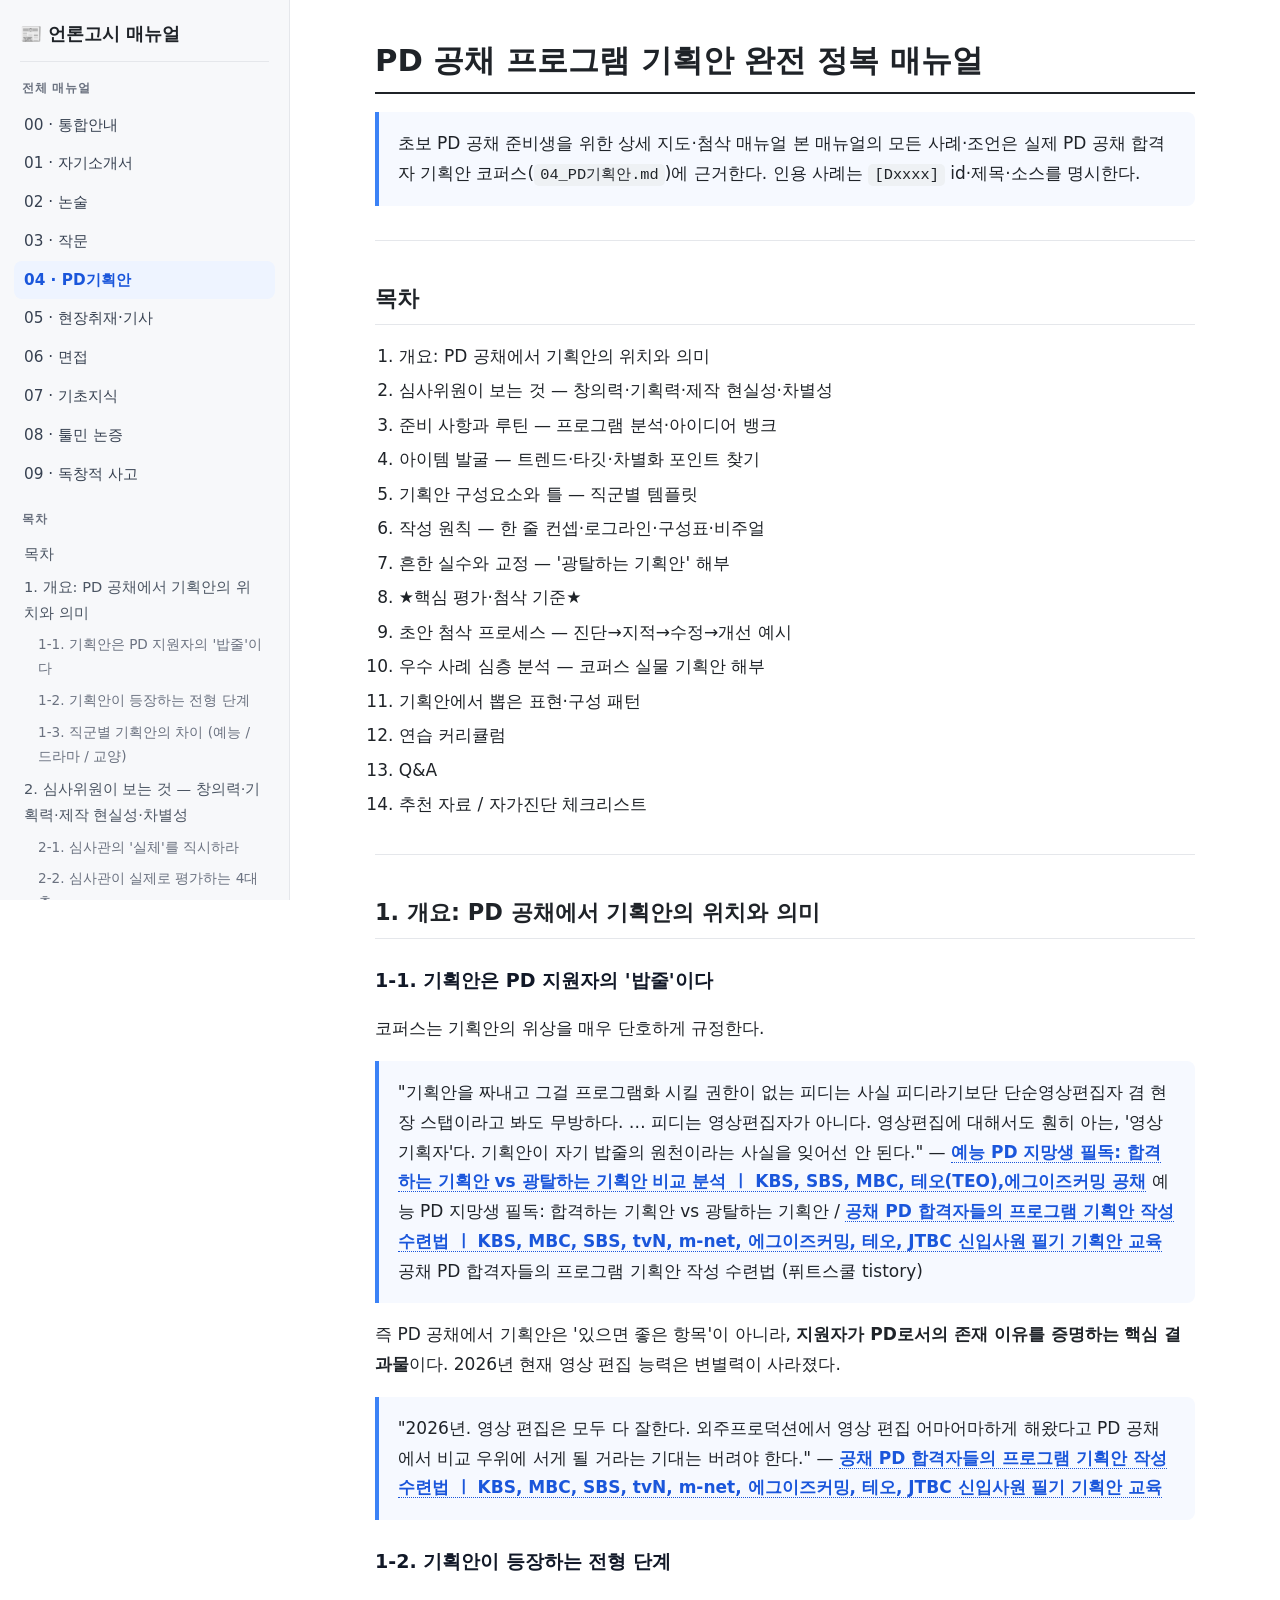
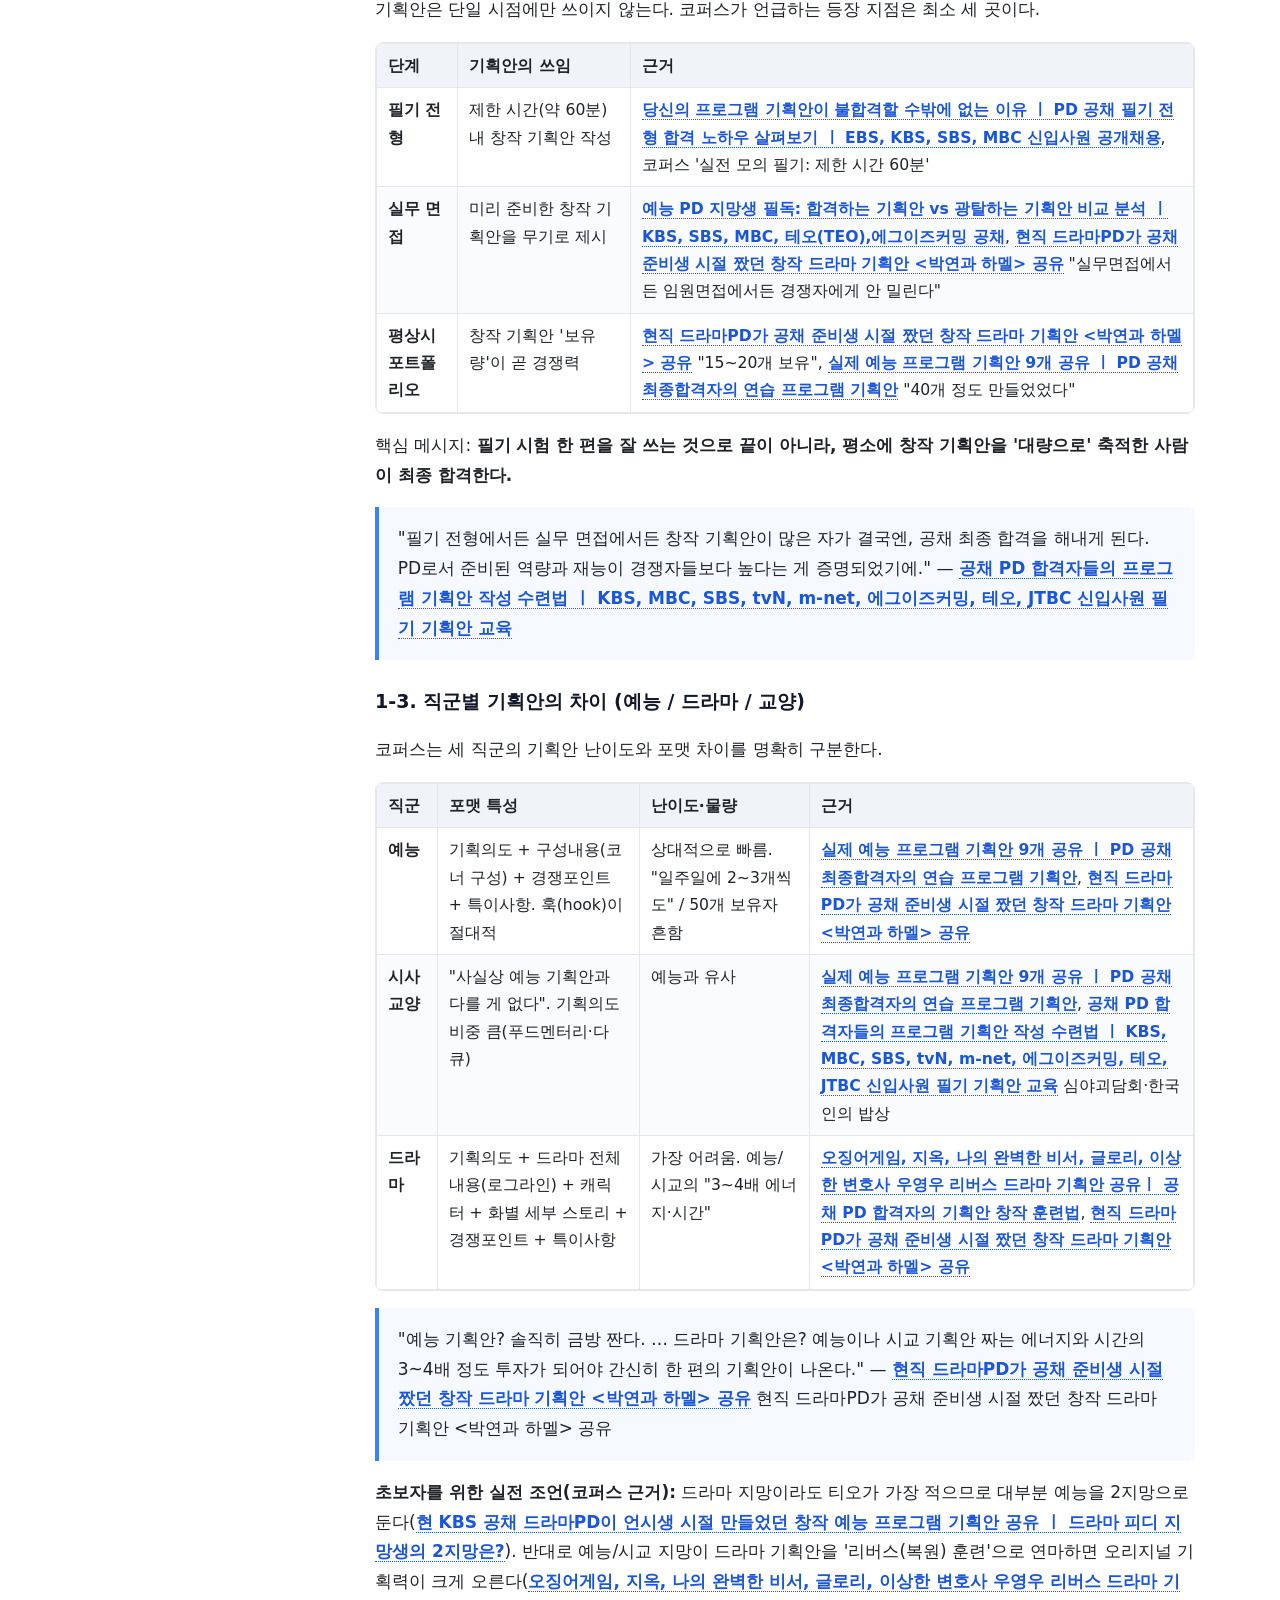
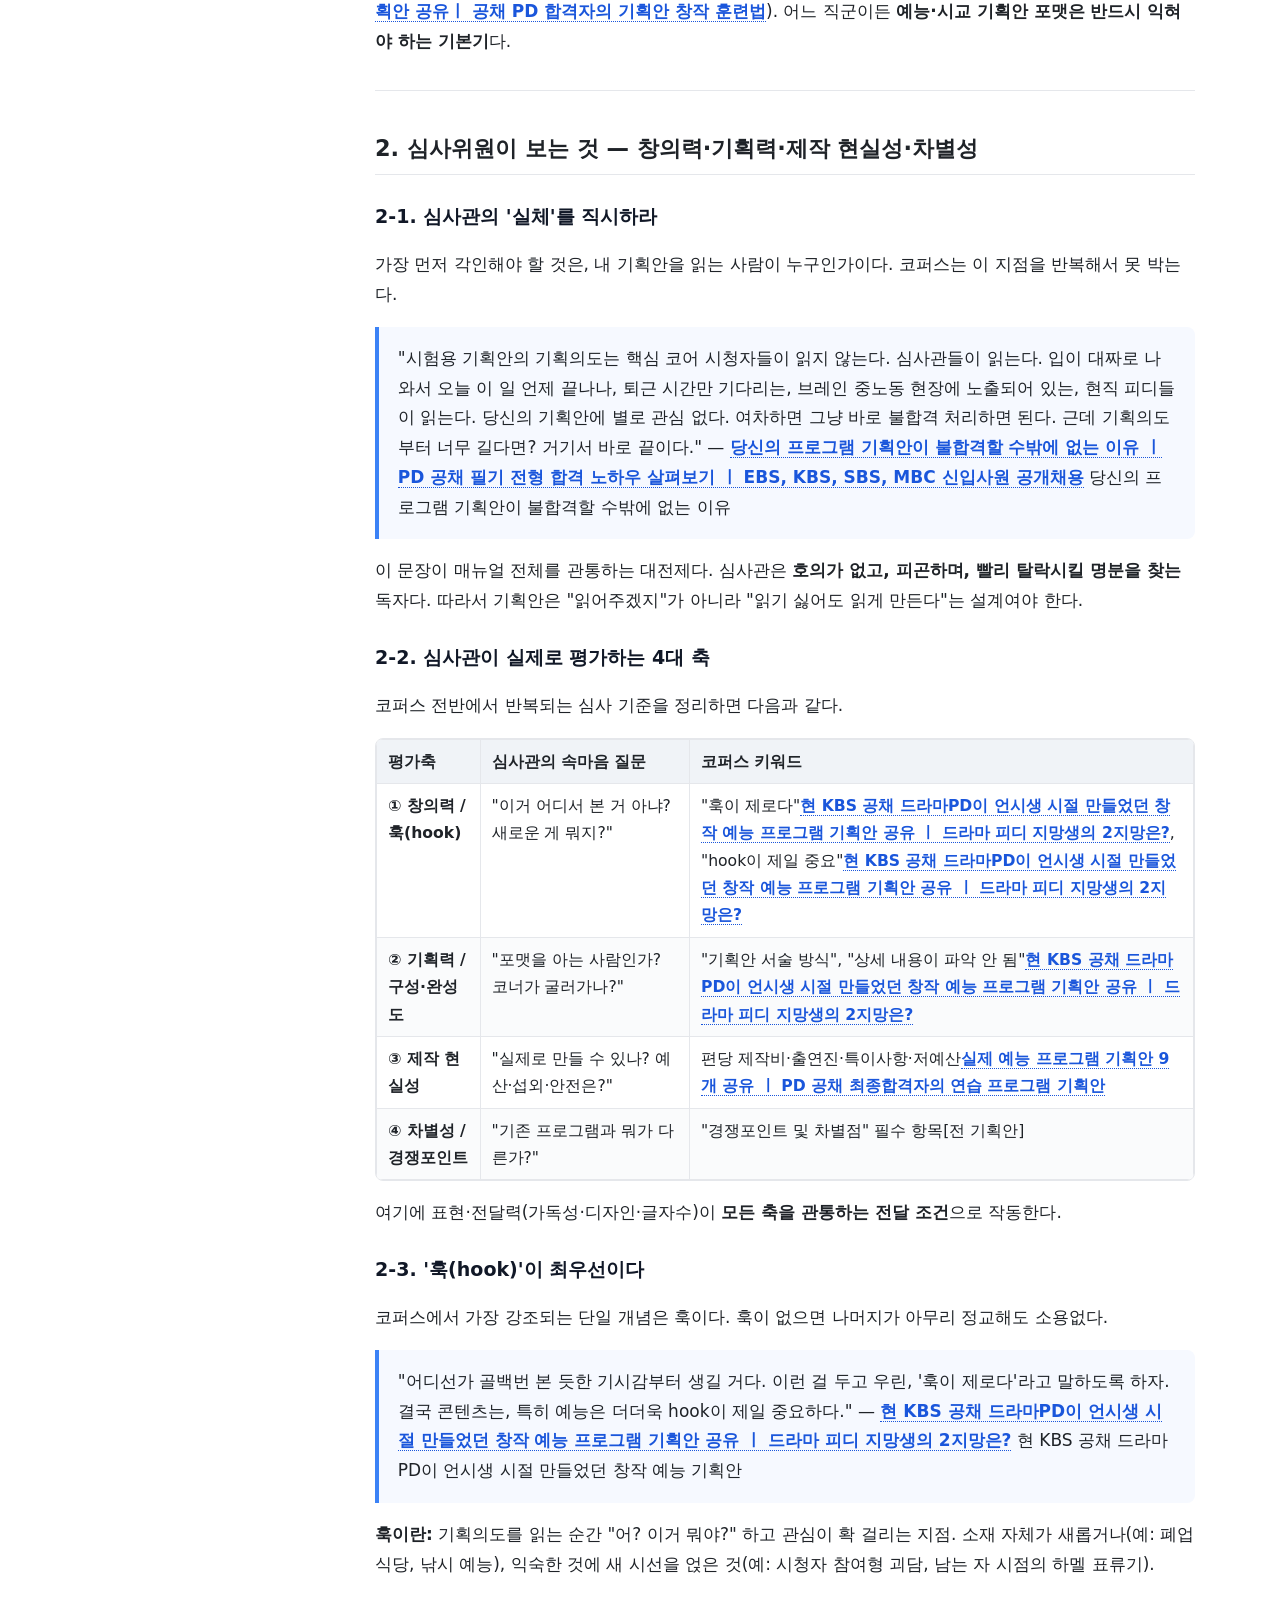
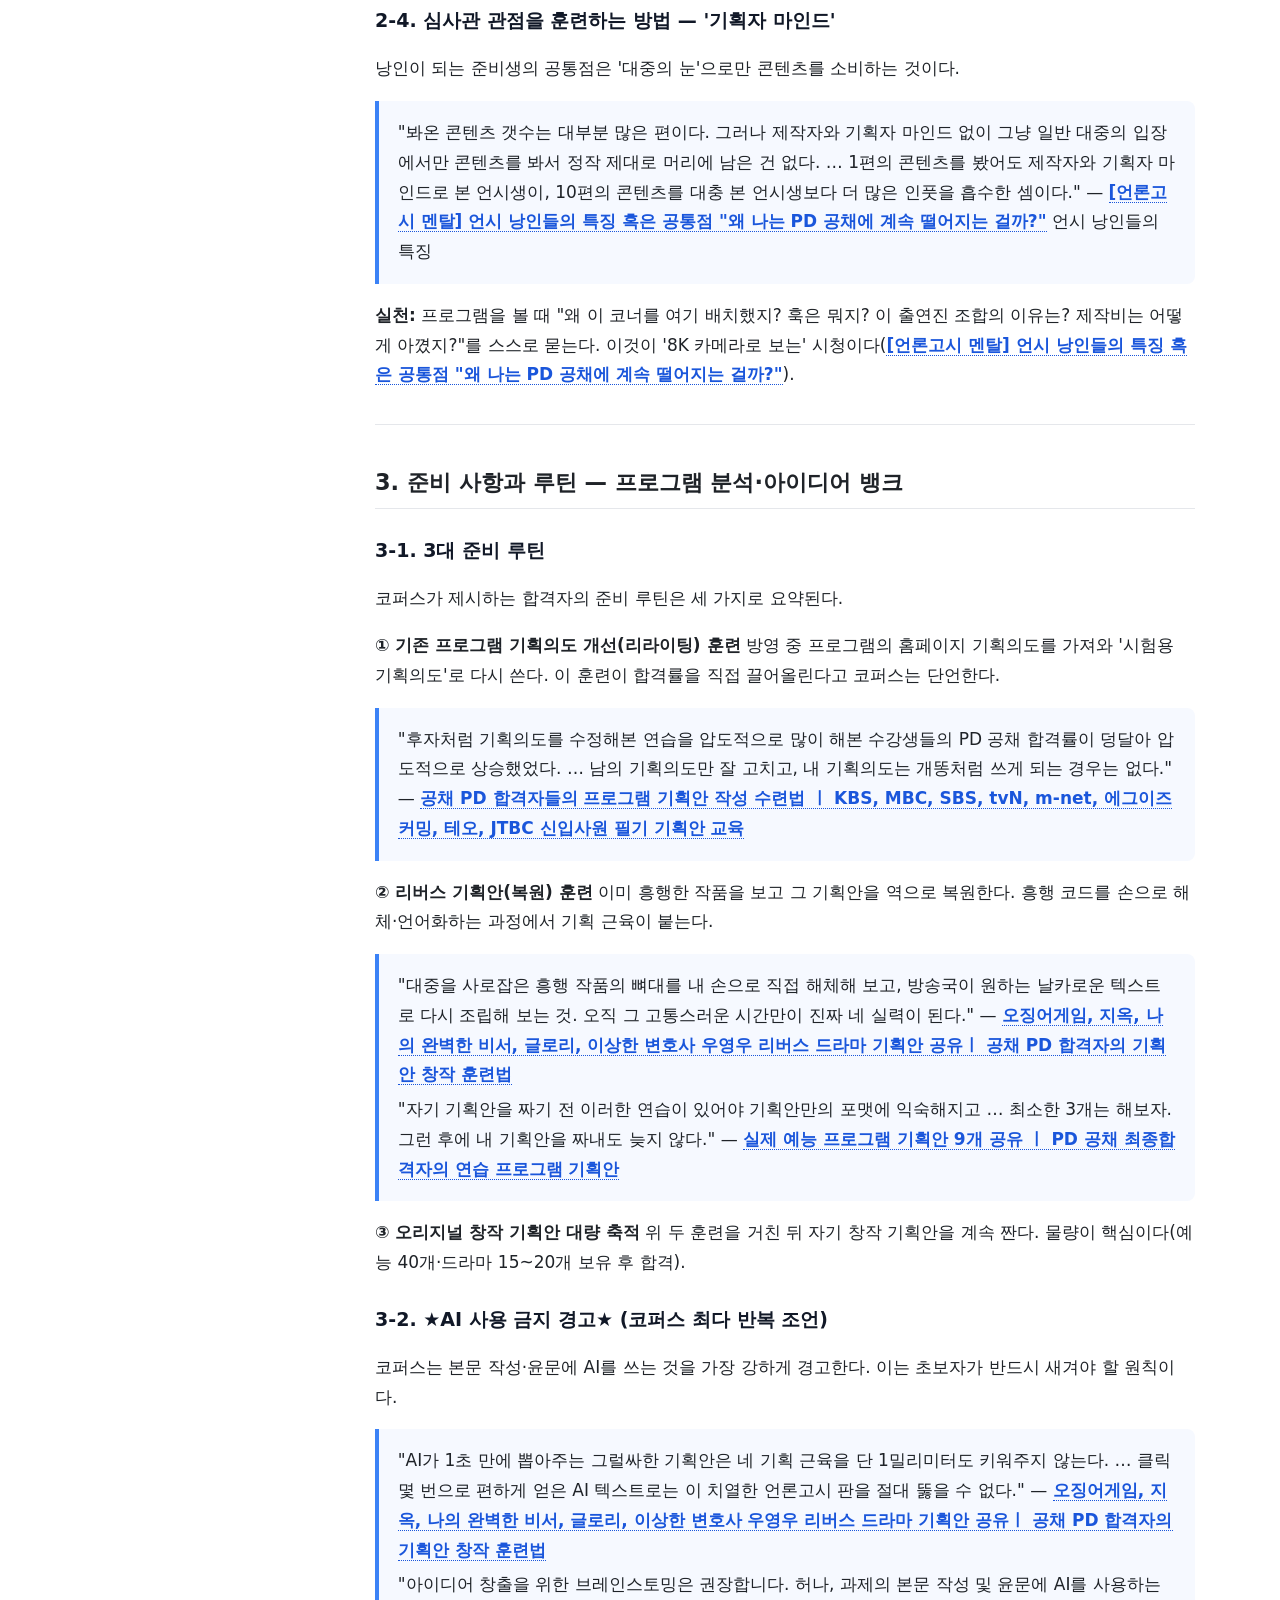
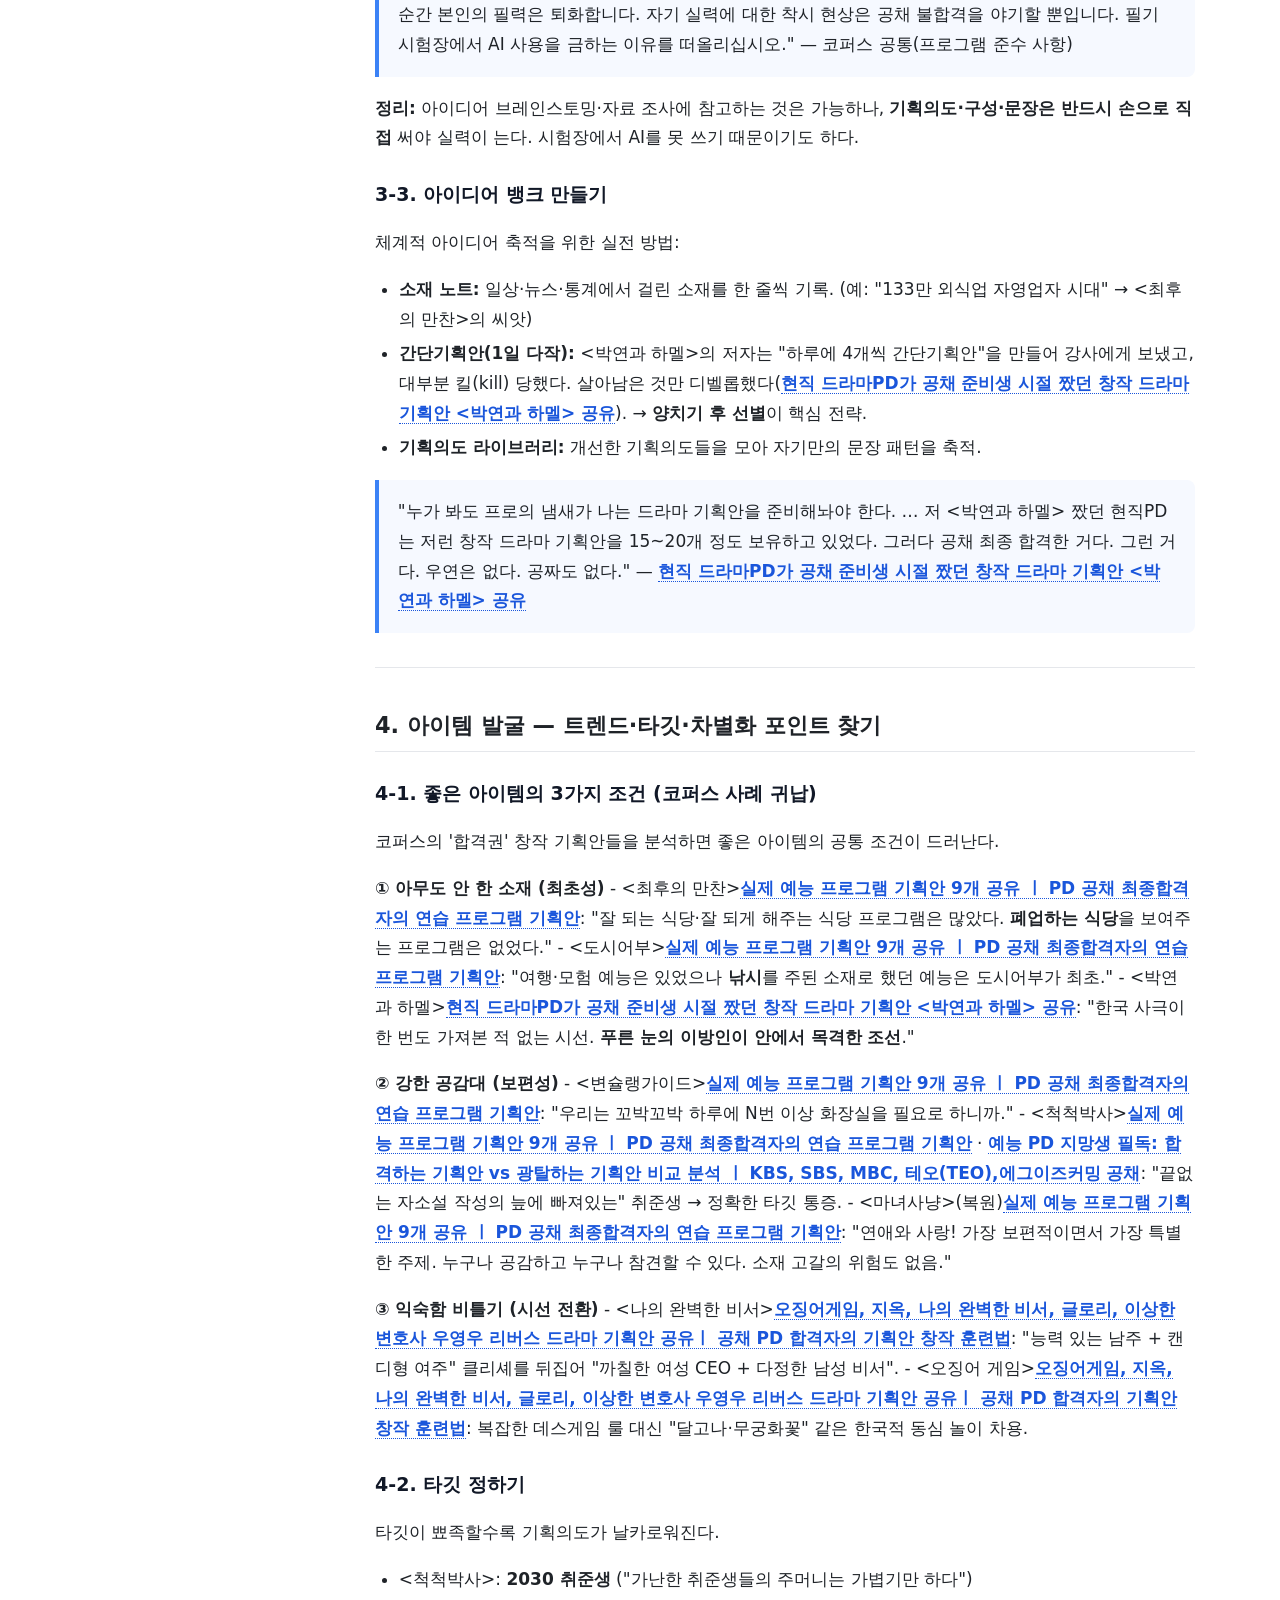
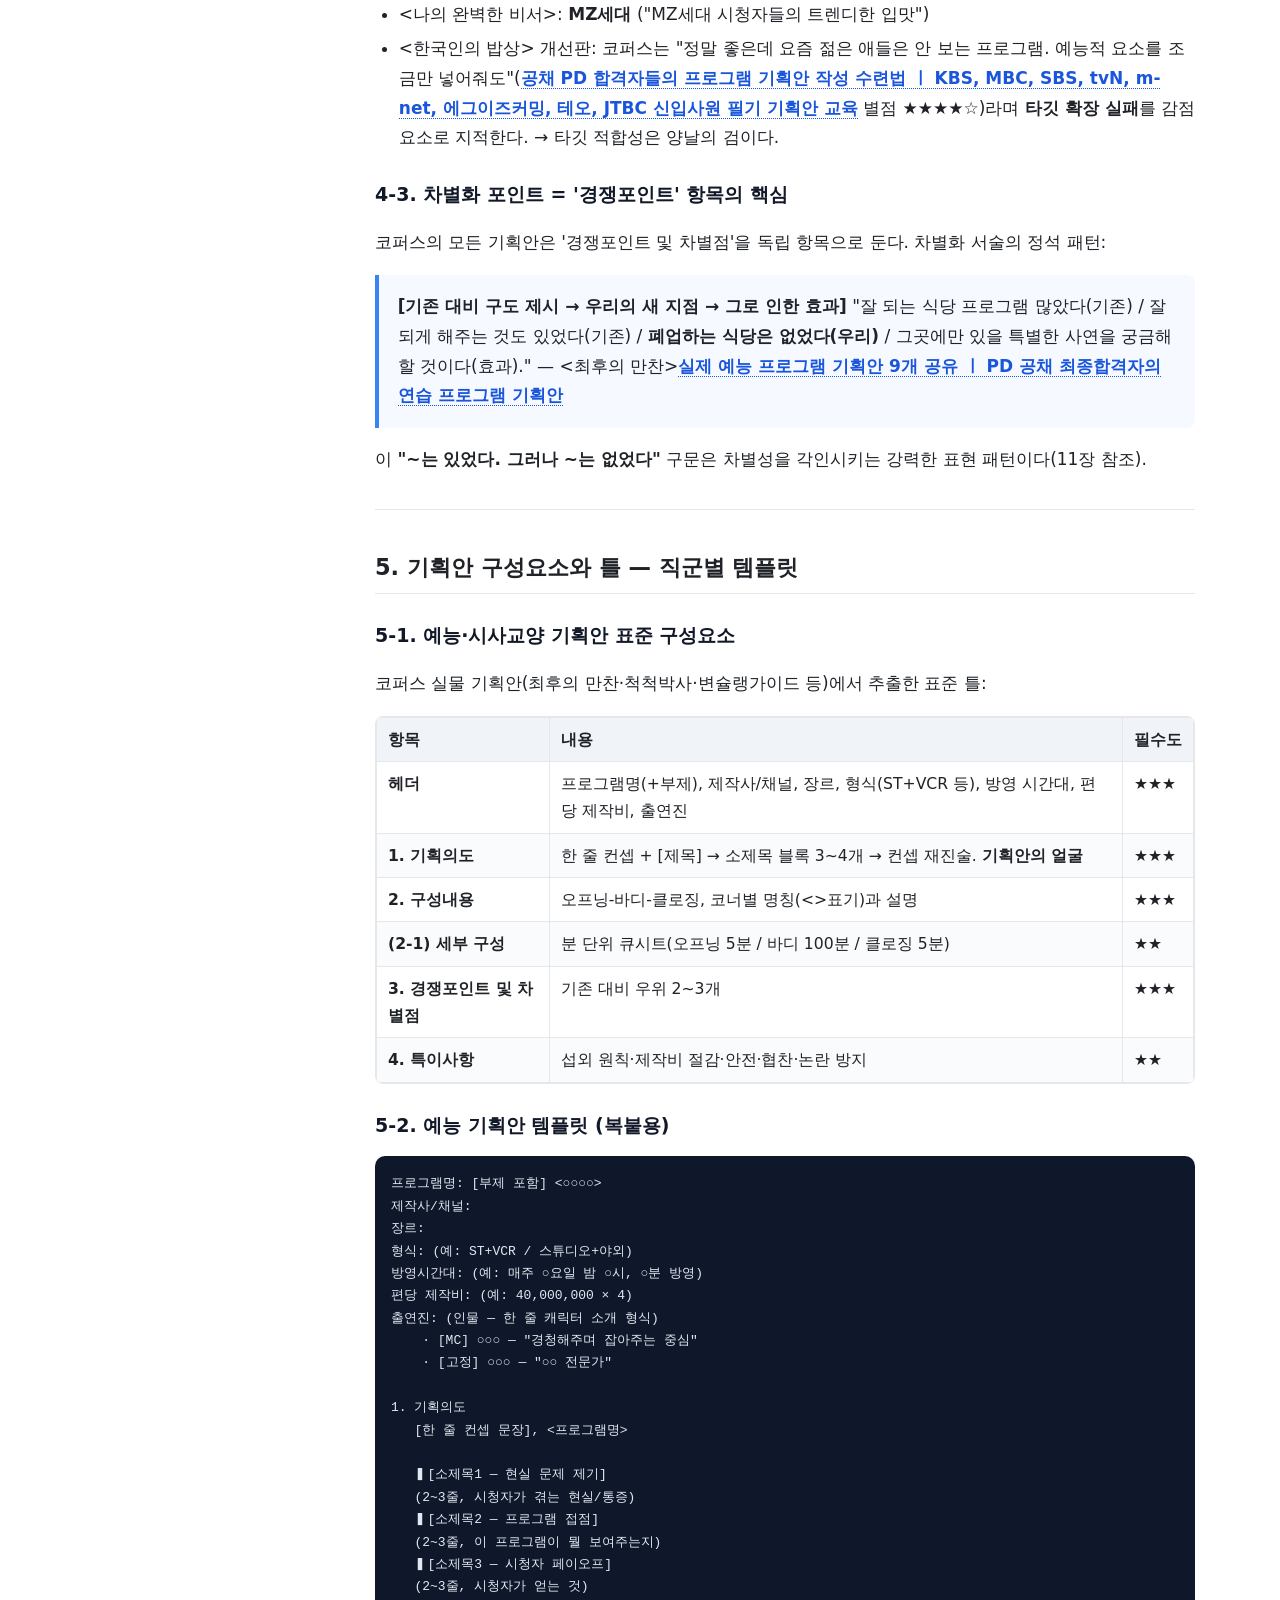
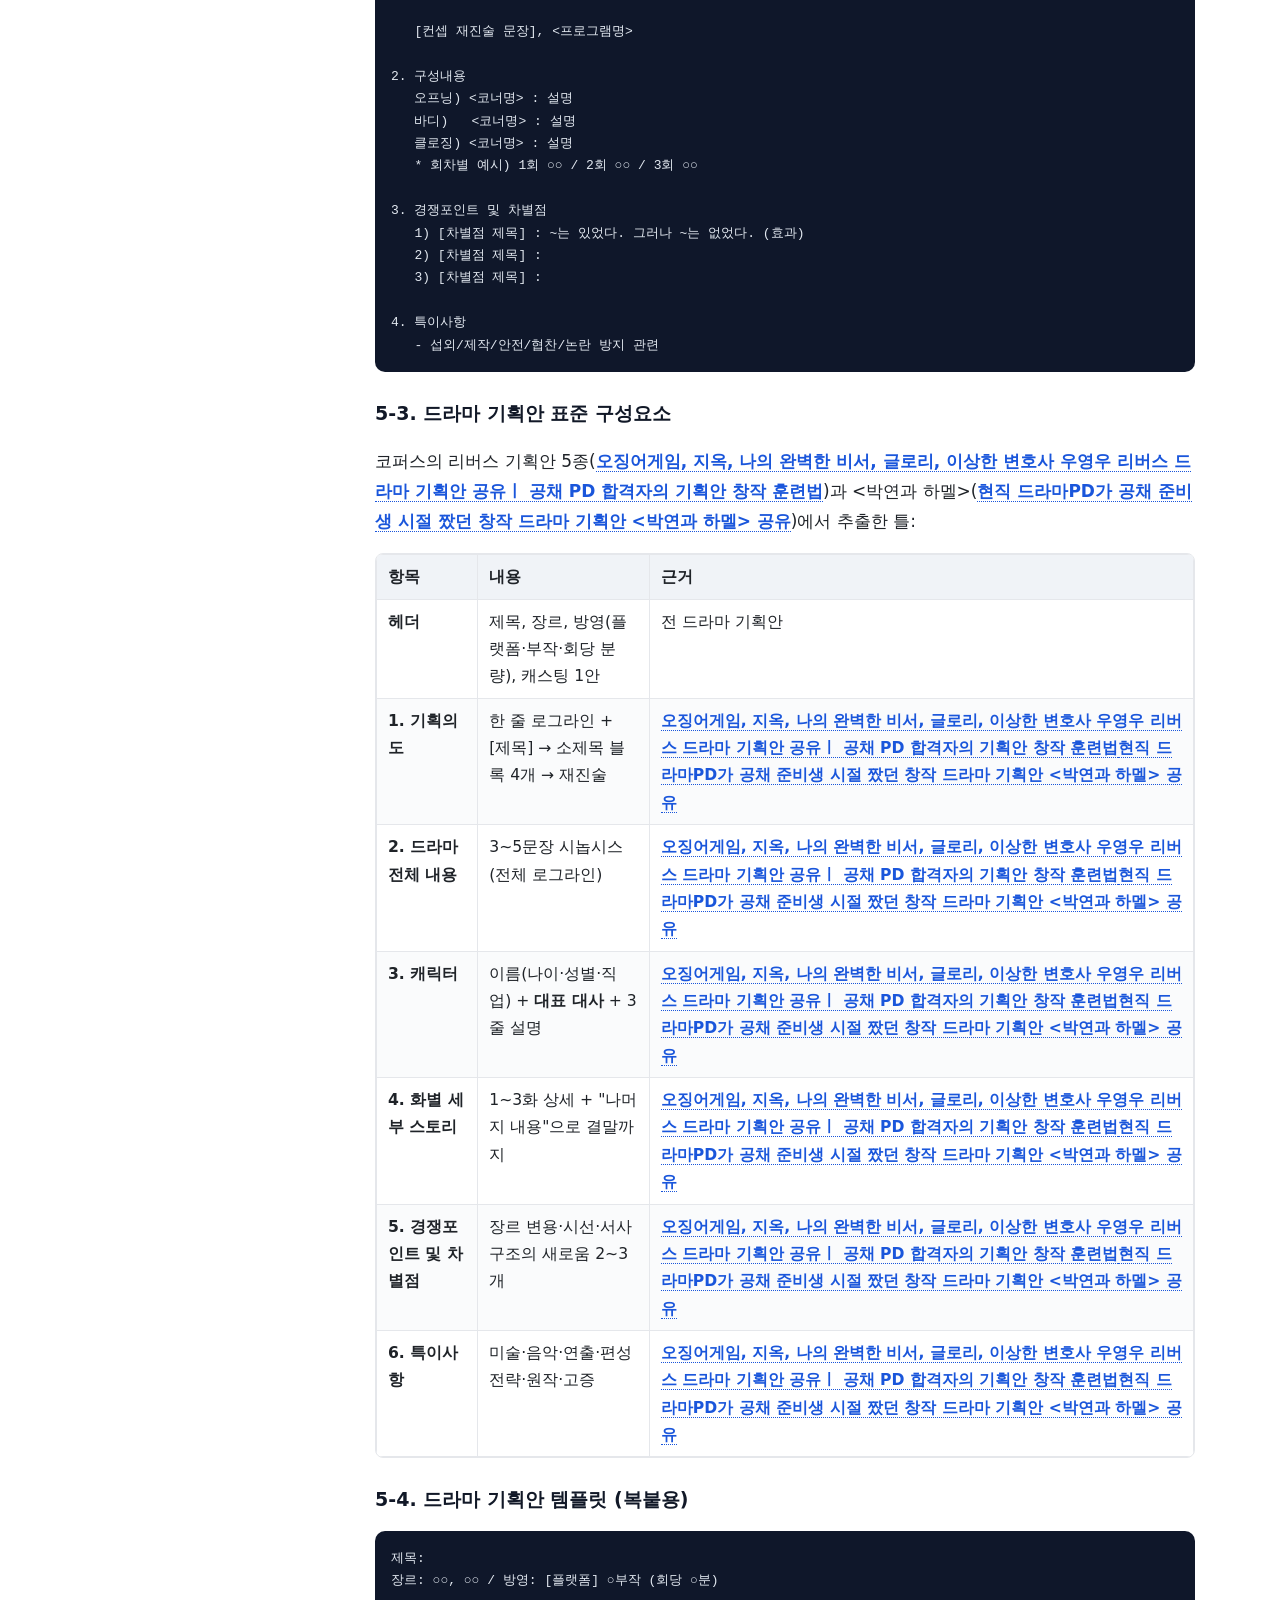
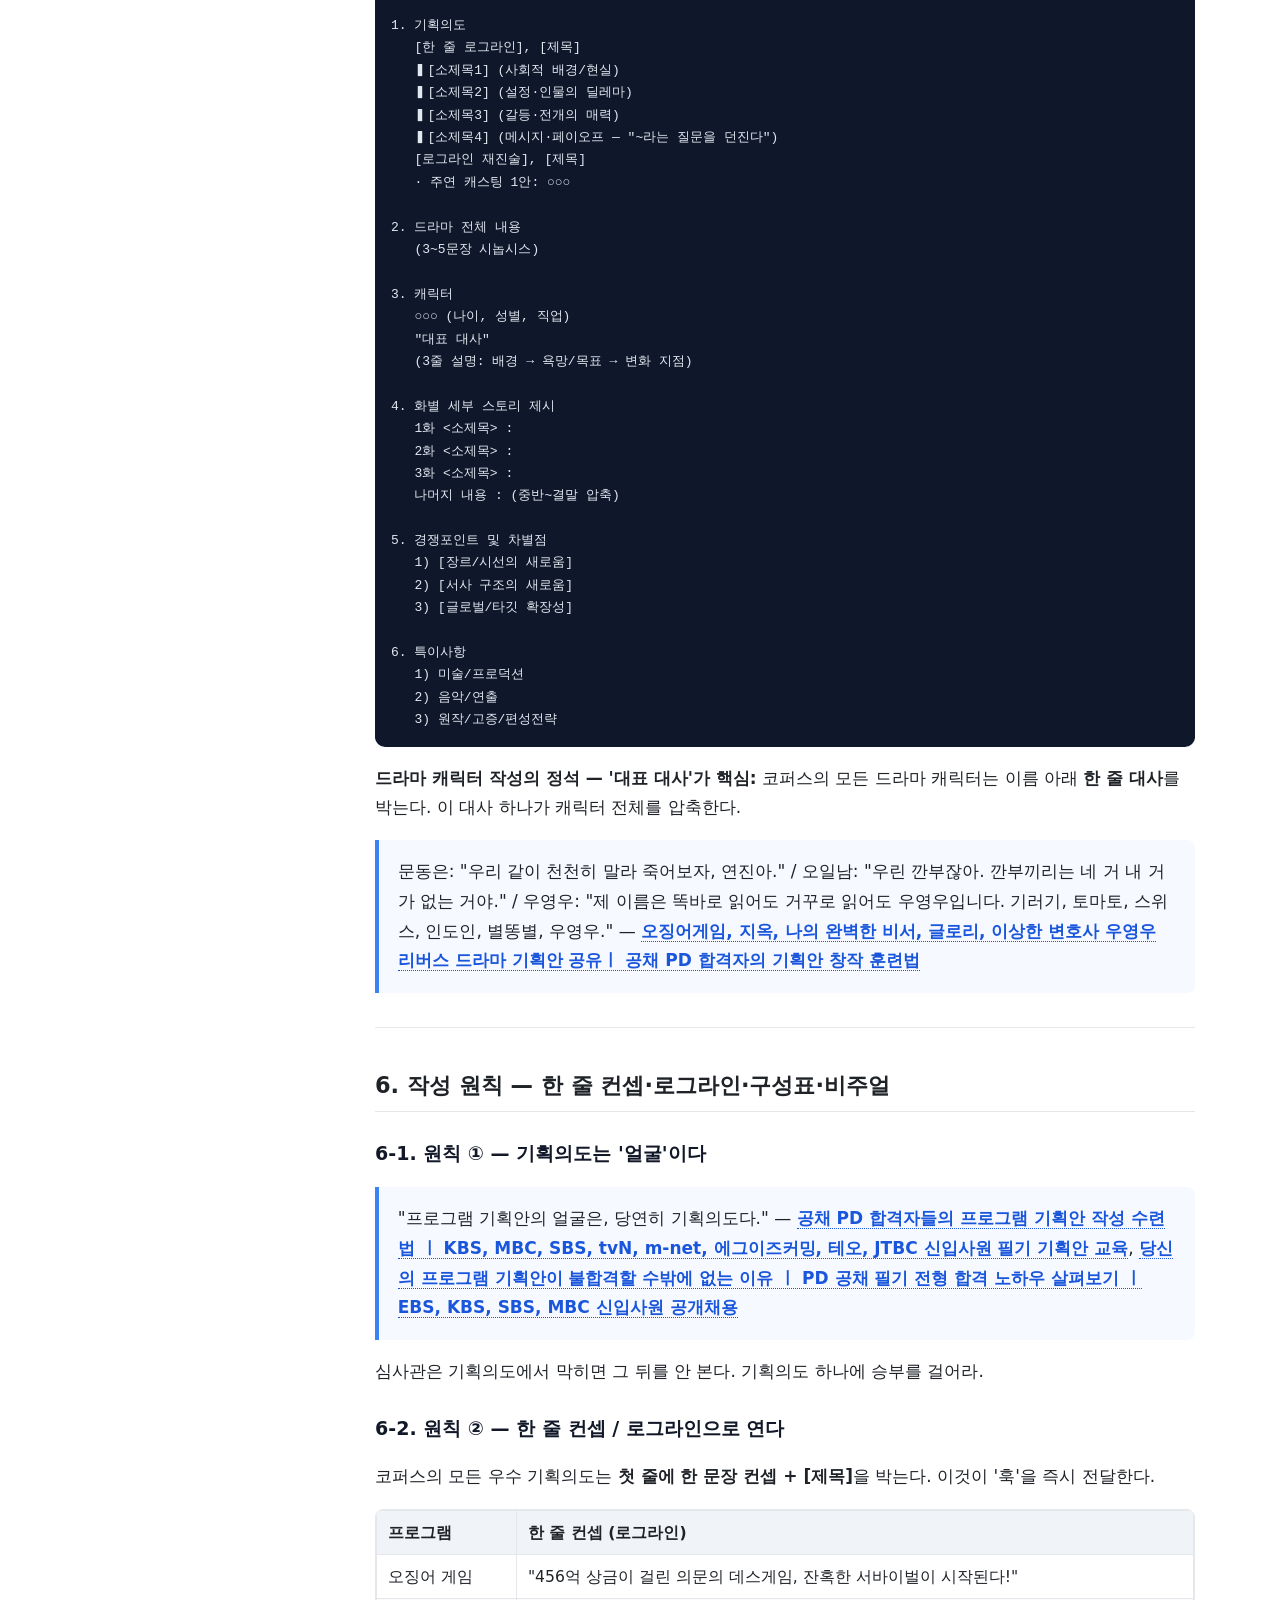
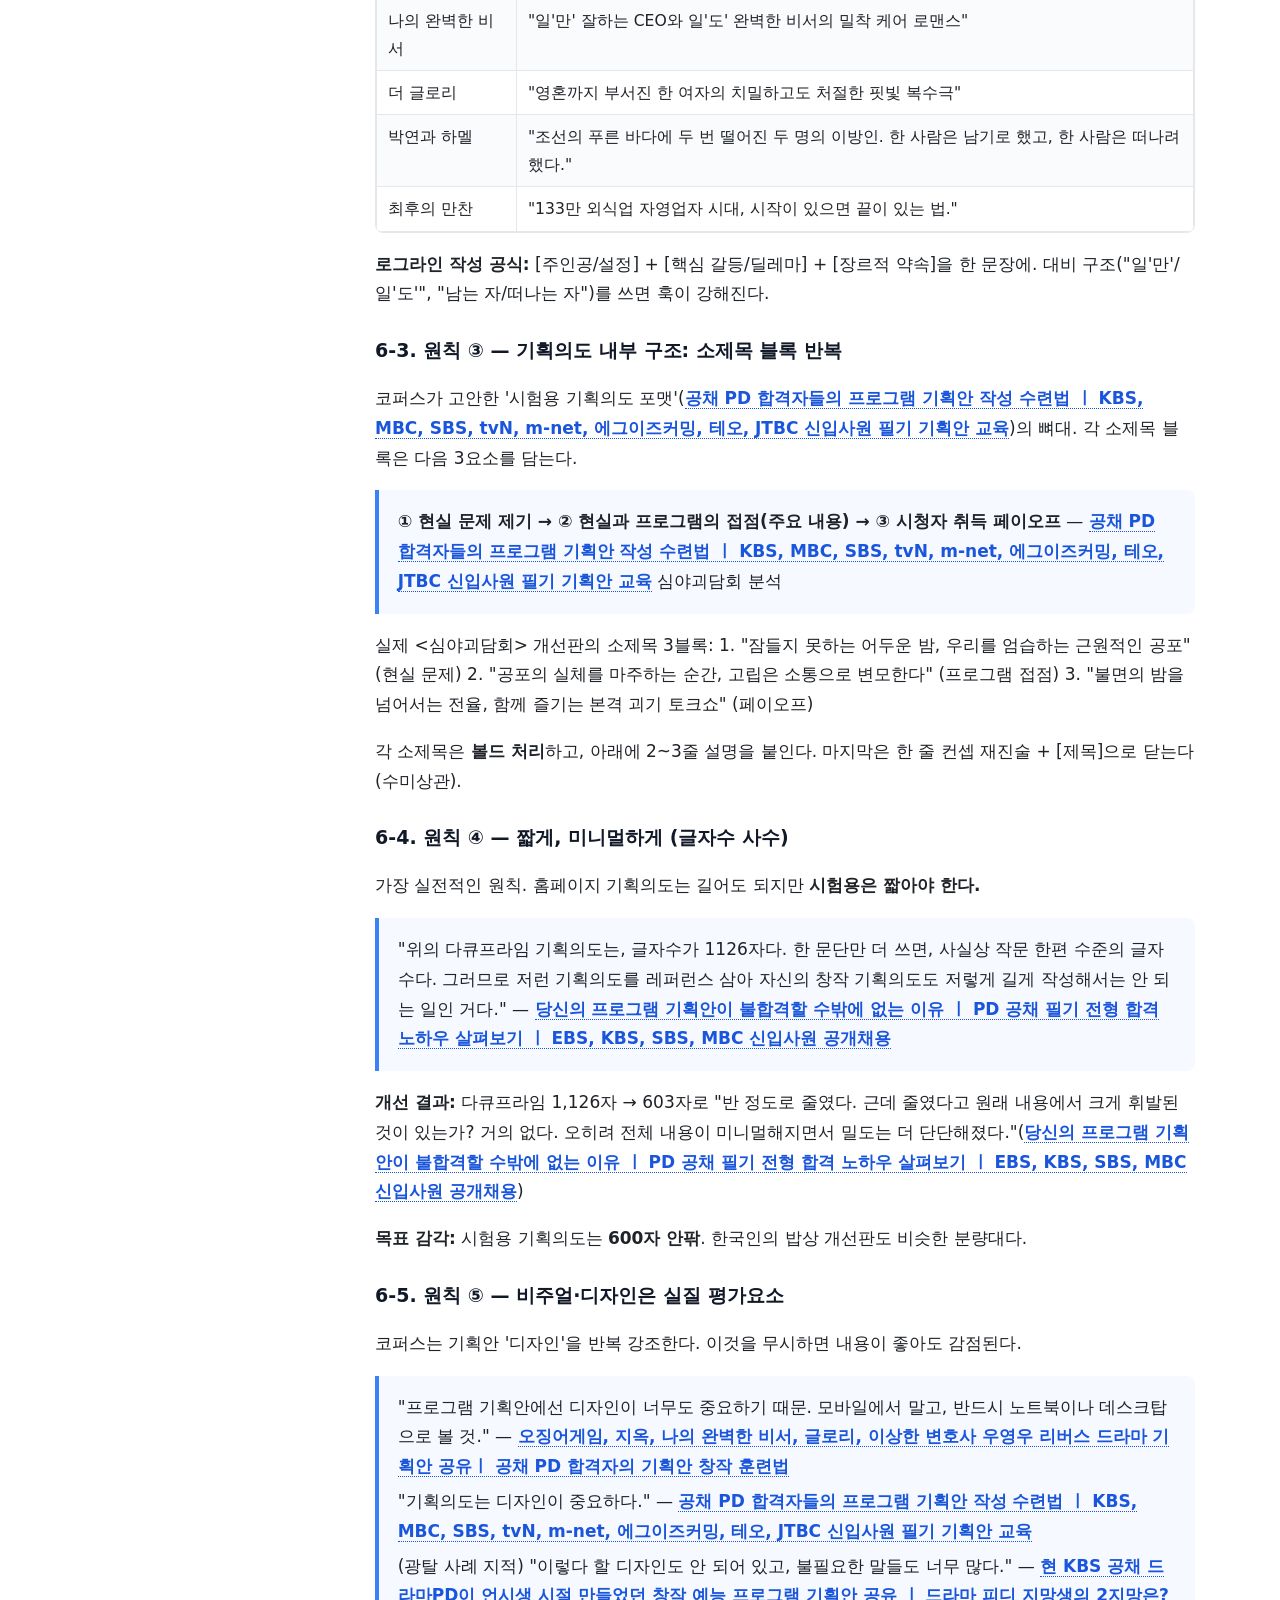
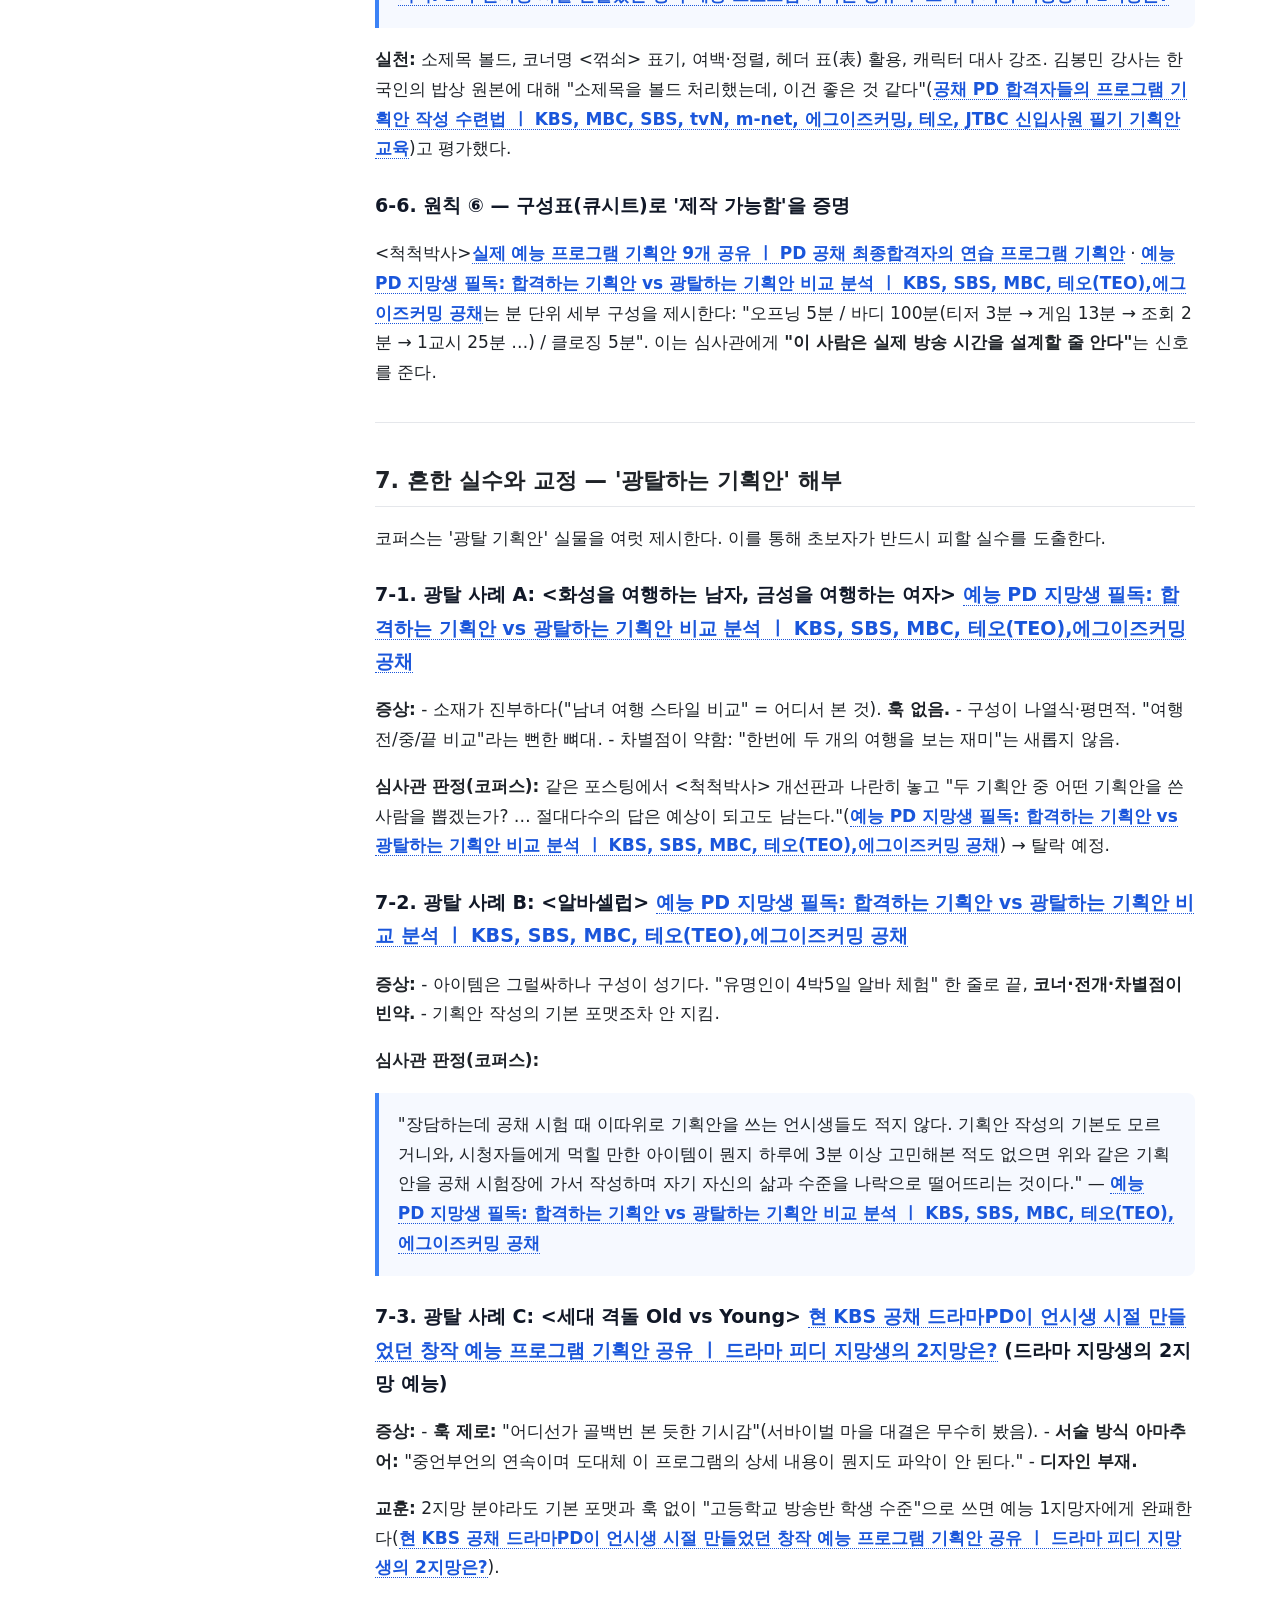
<file: 04_pd_proposal.html>
<!DOCTYPE html>
<html lang="ko">
<head>
<meta charset="utf-8">
<meta name="viewport" content="width=device-width, initial-scale=1">
<title>PD 공채 프로그램 기획안 완전 정복 매뉴얼 · 언론고시 매뉴얼</title>
<link rel="stylesheet" href="assets/style.css">
</head>
<body>
<div class="topbar">
  <button id="menuBtn" aria-label="메뉴">☰</button>
  <span class="topbar-title">PD 공채 프로그램 기획안 완전 정복 매뉴얼</span>
</div>
<div id="backdrop"></div>
<div class="wrap">
  <aside class="sidebar" id="sidebar">
    <a class="brand" href="index.html">📰 언론고시 매뉴얼</a>
    <nav class="manuals"><div class="nav-title">전체 매뉴얼</div>
<ul class="man-list">
<li><a class="" href="index.html">00 · 통합안내</a></li>
<li><a class="" href="01_cover_letter.html">01 · 자기소개서</a></li>
<li><a class="" href="02_essay.html">02 · 논술</a></li>
<li><a class="" href="03_composition.html">03 · 작문</a></li>
<li><a class="active" href="04_pd_proposal.html">04 · PD기획안</a></li>
<li><a class="" href="05_reporting.html">05 · 현장취재·기사</a></li>
<li><a class="" href="06_interview.html">06 · 면접</a></li>
<li><a class="" href="07_foundation.html">07 · 기초지식</a></li>
<li><a class="" href="08_toulmin.html">08 · 툴민 논증</a></li>
<li><a class="" href="09_creative_writing.html">09 · 독창적 사고</a></li>
</ul></nav>
    <nav class="toc"><div class="nav-title">목차</div>
<ul class="toc-list">
<li class="t2"><a href="#s1">목차</a></li>
<li class="t2"><a href="#s2">1. 개요: PD 공채에서 기획안의 위치와 의미</a></li>
<li class="t3"><a href="#s3">1-1. 기획안은 PD 지원자의 &#x27;밥줄&#x27;이다</a></li>
<li class="t3"><a href="#s4">1-2. 기획안이 등장하는 전형 단계</a></li>
<li class="t3"><a href="#s5">1-3. 직군별 기획안의 차이 (예능 / 드라마 / 교양)</a></li>
<li class="t2"><a href="#s6">2. 심사위원이 보는 것 — 창의력·기획력·제작 현실성·차별성</a></li>
<li class="t3"><a href="#s7">2-1. 심사관의 &#x27;실체&#x27;를 직시하라</a></li>
<li class="t3"><a href="#s8">2-2. 심사관이 실제로 평가하는 4대 축</a></li>
<li class="t3"><a href="#s9">2-3. &#x27;훅(hook)&#x27;이 최우선이다</a></li>
<li class="t3"><a href="#s10">2-4. 심사관 관점을 훈련하는 방법 — &#x27;기획자 마인드&#x27;</a></li>
<li class="t2"><a href="#s11">3. 준비 사항과 루틴 — 프로그램 분석·아이디어 뱅크</a></li>
<li class="t3"><a href="#s12">3-1. 3대 준비 루틴</a></li>
<li class="t3"><a href="#s13">3-2. ★AI 사용 금지 경고★ (코퍼스 최다 반복 조언)</a></li>
<li class="t3"><a href="#s14">3-3. 아이디어 뱅크 만들기</a></li>
<li class="t2"><a href="#s15">4. 아이템 발굴 — 트렌드·타깃·차별화 포인트 찾기</a></li>
<li class="t3"><a href="#s16">4-1. 좋은 아이템의 3가지 조건 (코퍼스 사례 귀납)</a></li>
<li class="t3"><a href="#s17">4-2. 타깃 정하기</a></li>
<li class="t3"><a href="#s18">4-3. 차별화 포인트 = &#x27;경쟁포인트&#x27; 항목의 핵심</a></li>
<li class="t2"><a href="#s19">5. 기획안 구성요소와 틀 — 직군별 템플릿</a></li>
<li class="t3"><a href="#s20">5-1. 예능·시사교양 기획안 표준 구성요소</a></li>
<li class="t3"><a href="#s21">5-2. 예능 기획안 템플릿 (복붙용)</a></li>
<li class="t3"><a href="#s22">5-3. 드라마 기획안 표준 구성요소</a></li>
<li class="t3"><a href="#s23">5-4. 드라마 기획안 템플릿 (복붙용)</a></li>
<li class="t2"><a href="#s24">6. 작성 원칙 — 한 줄 컨셉·로그라인·구성표·비주얼</a></li>
<li class="t3"><a href="#s25">6-1. 원칙 ① — 기획의도는 &#x27;얼굴&#x27;이다</a></li>
<li class="t3"><a href="#s26">6-2. 원칙 ② — 한 줄 컨셉 / 로그라인으로 연다</a></li>
<li class="t3"><a href="#s27">6-3. 원칙 ③ — 기획의도 내부 구조: 소제목 블록 반복</a></li>
<li class="t3"><a href="#s28">6-4. 원칙 ④ — 짧게, 미니멀하게 (글자수 사수)</a></li>
<li class="t3"><a href="#s29">6-5. 원칙 ⑤ — 비주얼·디자인은 실질 평가요소</a></li>
<li class="t3"><a href="#s30">6-6. 원칙 ⑥ — 구성표(큐시트)로 &#x27;제작 가능함&#x27;을 증명</a></li>
<li class="t2"><a href="#s31">7. 흔한 실수와 교정 — &#x27;광탈하는 기획안&#x27; 해부</a></li>
<li class="t3"><a href="#s32">7-1. 광탈 사례 A: &lt;화성을 여행하는 남자, 금성을 여행하는 여자&gt;예능 PD 지망생 필독: 합격하는 기획안 vs 광탈하는 기획안 비교 분석 ㅣ KBS, SBS, MBC, 테오(TEO),에그이즈커밍 공채</a></li>
<li class="t3"><a href="#s33">7-2. 광탈 사례 B: &lt;알바셀럽&gt;예능 PD 지망생 필독: 합격하는 기획안 vs 광탈하는 기획안 비교 분석 ㅣ KBS, SBS, MBC, 테오(TEO),에그이즈커밍 공채</a></li>
<li class="t3"><a href="#s34">7-3. 광탈 사례 C: &lt;세대 격돌 Old vs Young&gt;현 KBS 공채 드라마PD이 언시생 시절 만들었던 창작 예능 프로그램 기획안 공유 ㅣ 드라마 피디 지망생의 2지망은?(드라마 지망생의 2지망 예능)</a></li>
<li class="t3"><a href="#s35">7-4. 광탈 사례 D: 홈페이지형 기획의도 그대로 쓰기 —원본당신의 프로그램 기획안이 불합격할 수밖에 없는 이유 ㅣ PD 공채 필기 전형 합격 노하우 살펴보기 ㅣ EBS, KBS, SBS, MBC 신입사원 공개채용</a></li>
<li class="t3"><a href="#s36">7-5. 흔한 실수 종합 체크리스트</a></li>
<li class="t2"><a href="#s37">8. ★핵심 평가·첨삭 기준★</a></li>
<li class="t3"><a href="#s38">8-1. 5대 평가축 + 핵심 개념 4종</a></li>
<li class="t3"><a href="#s39">8-2. 평가 루브릭 (첨삭 채점표)</a></li>
<li class="t3"><a href="#s40">8-3. 별점 판정 기준 (코퍼스 실제 사례 기반)</a></li>
<li class="t3"><a href="#s41">8-4. 즉시 탈락(원스트라이크) 요소</a></li>
<li class="t2"><a href="#s42">9. 초안 첨삭 프로세스 — 진단→항목별 지적→수정 방향→개선 예시</a></li>
<li class="t3"><a href="#s43">9-1. 4단계 첨삭 프로세스</a></li>
<li class="t3"><a href="#s44">9-2. 실전 첨삭 예시 (코퍼스 원본 발췌)</a></li>
<li class="t3"><a href="#s45">9-3. 킬(kill)의 원칙 — 안 될 싹은 자른다</a></li>
<li class="t2"><a href="#s46">10. 우수 사례 심층 분석 — 코퍼스 실물 기획안 해부</a></li>
<li class="t3"><a href="#s47">10-1. [예능·창작] &lt;최후의 만찬&gt; — 폐업 로컬식당 작별기실제 예능 프로그램 기획안 9개 공유 ㅣ PD 공채 최종합격자의 연습 프로그램 기획안</a></li>
<li class="t3"><a href="#s48">10-2. [예능·복원] &lt;냉장고를 부탁해&gt; / &lt;도시어부&gt; / &lt;비정상회담&gt;실제 예능 프로그램 기획안 9개 공유 ㅣ PD 공채 최종합격자의 연습 프로그램 기획안</a></li>
<li class="t3"><a href="#s49">10-3. [드라마·리버스] &lt;오징어 게임&gt; / &lt;더 글로리&gt; / &lt;이상한 변호사 우영우&gt;오징어게임, 지옥, 나의 완벽한 비서, 글로리, 이상한 변호사 우영우 리버스 드라마 기획안 공유ㅣ 공채 PD 합격자의 기획안 창작 훈련법</a></li>
<li class="t3"><a href="#s50">10-4. [드라마·창작 에이스급] &lt;박연과 하멜&gt;현직 드라마PD가 공채 준비생 시절 짰던 창작 드라마 기획안 &lt;박연과 하멜&gt; 공유</a></li>
<li class="t3"><a href="#s51">10-5. ★합격 vs 광탈 대비★ — &lt;척척박사&gt;(합격권) vs &lt;화성남자·알바셀럽&gt;(광탈)예능 PD 지망생 필독: 합격하는 기획안 vs 광탈하는 기획안 비교 분석 ㅣ KBS, SBS, MBC, 테오(TEO),에그이즈커밍 공채</a></li>
<li class="t2"><a href="#s52">11. 기획안에서 뽑은 표현·구성 패턴</a></li>
<li class="t3"><a href="#s53">11-1. 한 줄 컨셉 패턴</a></li>
<li class="t3"><a href="#s54">11-2. 차별점 서술 골든 패턴</a></li>
<li class="t3"><a href="#s55">11-3. 기획의도 소제목 3요소 패턴</a></li>
<li class="t3"><a href="#s56">11-4. 캐릭터 소개 패턴 (드라마)</a></li>
<li class="t3"><a href="#s57">11-5. 코너 명명 패턴 (예능)</a></li>
<li class="t3"><a href="#s58">11-6. 제작 현실성(특이사항) 단골 항목</a></li>
<li class="t2"><a href="#s59">12. 연습 커리큘럼</a></li>
<li class="t3"><a href="#s60">12-1. 8주 로드맵</a></li>
<li class="t3"><a href="#s61">12-2. 매일 루틴 (기획자 마인드 훈련)</a></li>
<li class="t3"><a href="#s62">12-3. 물량 목표</a></li>
<li class="t2"><a href="#s63">13. Q&amp;A</a></li>
<li class="t2"><a href="#s64">14. 추천 자료 / 자가진단 체크리스트</a></li>
<li class="t3"><a href="#s65">14-1. 코퍼스 내 추천 학습 자료</a></li>
<li class="t3"><a href="#s66">14-2. ★초보 자가진단 체크리스트★ (제출 전 최종 점검)</a></li>
<li class="t3"><a href="#s67">14-3. 마지막 당부 (코퍼스 정신)</a></li>
</ul></nav>
  </aside>
  <main class="main">
    <header class="page-head"><h1>PD 공채 프로그램 기획안 완전 정복 매뉴얼</h1></header>
    <article class="content">
<blockquote>
<p>초보 PD 공채 준비생을 위한 상세 지도·첨삭 매뉴얼
본 매뉴얼의 모든 사례·조언은 실제 PD 공채 합격자 기획안 코퍼스(<code>04_PD기획안.md</code>)에 근거한다.
인용 사례는 <code>[Dxxxx]</code> id·제목·소스를 명시한다.</p>
</blockquote>
<hr/>
<h2 id="s1">목차</h2>
<ol>
<li>개요: PD 공채에서 기획안의 위치와 의미</li>
<li>심사위원이 보는 것 — 창의력·기획력·제작 현실성·차별성</li>
<li>준비 사항과 루틴 — 프로그램 분석·아이디어 뱅크</li>
<li>아이템 발굴 — 트렌드·타깃·차별화 포인트 찾기</li>
<li>기획안 구성요소와 틀 — 직군별 템플릿</li>
<li>작성 원칙 — 한 줄 컨셉·로그라인·구성표·비주얼</li>
<li>흔한 실수와 교정 — '광탈하는 기획안' 해부</li>
<li>★핵심 평가·첨삭 기준★</li>
<li>초안 첨삭 프로세스 — 진단→지적→수정→개선 예시</li>
<li>우수 사례 심층 분석 — 코퍼스 실물 기획안 해부</li>
<li>기획안에서 뽑은 표현·구성 패턴</li>
<li>연습 커리큘럼</li>
<li>Q&amp;A</li>
<li>추천 자료 / 자가진단 체크리스트</li>
</ol>
<hr/>
<h2 id="s2">1. 개요: PD 공채에서 기획안의 위치와 의미</h2>
<h3 id="s3">1-1. 기획안은 PD 지원자의 '밥줄'이다</h3>
<p>코퍼스는 기획안의 위상을 매우 단호하게 규정한다.</p>
<blockquote>
<p>"기획안을 짜내고 그걸 프로그램화 시킬 권한이 없는 피디는 사실 피디라기보단 단순영상편집자 겸 현장 스탭이라고 봐도 무방하다. … 피디는 영상편집자가 아니다. 영상편집에 대해서도 훤히 아는, '영상 기획자'다. 기획안이 자기 밥줄의 원천이라는 사실을 잊어선 안 된다."
— <a class="ref" data-id="D0300" title="원문 보기: 예능 PD 지망생 필독: 합격하는 기획안 vs 광탈하는 기획안 비교 분석 ㅣ KBS, SBS, MBC, 테오(TEO),에그이즈커밍 공채">예능 PD 지망생 필독: 합격하는 기획안 vs 광탈하는 기획안 비교 분석 ㅣ KBS, SBS, MBC, 테오(TEO),에그이즈커밍 공채</a> 예능 PD 지망생 필독: 합격하는 기획안 vs 광탈하는 기획안 / <a class="ref" data-id="D0304" title="원문 보기: 공채 PD 합격자들의 프로그램 기획안 작성 수련법 ㅣ KBS, MBC, SBS, tvN, m-net, 에그이즈커밍, 테오, JTBC 신입사원 필기 기획안 교육">공채 PD 합격자들의 프로그램 기획안 작성 수련법 ㅣ KBS, MBC, SBS, tvN, m-net, 에그이즈커밍, 테오, JTBC 신입사원 필기 기획안 교육</a> 공채 PD 합격자들의 프로그램 기획안 작성 수련법 (퓌트스쿨 tistory)</p>
</blockquote>
<p>즉 PD 공채에서 기획안은 '있으면 좋은 항목'이 아니라, <strong>지원자가 PD로서의 존재 이유를 증명하는 핵심 결과물</strong>이다. 2026년 현재 영상 편집 능력은 변별력이 사라졌다.</p>
<blockquote>
<p>"2026년. 영상 편집은 모두 다 잘한다. 외주프로덕션에서 영상 편집 어마어마하게 해왔다고 PD 공채에서 비교 우위에 서게 될 거라는 기대는 버려야 한다."
— <a class="ref" data-id="D0304" title="원문 보기: 공채 PD 합격자들의 프로그램 기획안 작성 수련법 ㅣ KBS, MBC, SBS, tvN, m-net, 에그이즈커밍, 테오, JTBC 신입사원 필기 기획안 교육">공채 PD 합격자들의 프로그램 기획안 작성 수련법 ㅣ KBS, MBC, SBS, tvN, m-net, 에그이즈커밍, 테오, JTBC 신입사원 필기 기획안 교육</a></p>
</blockquote>
<h3 id="s4">1-2. 기획안이 등장하는 전형 단계</h3>
<p>기획안은 단일 시점에만 쓰이지 않는다. 코퍼스가 언급하는 등장 지점은 최소 세 곳이다.</p>
<div class="tw"><table>
<thead>
<tr>
<th>단계</th>
<th>기획안의 쓰임</th>
<th>근거</th>
</tr>
</thead>
<tbody>
<tr>
<td><strong>필기 전형</strong></td>
<td>제한 시간(약 60분) 내 창작 기획안 작성</td>
<td><a class="ref" data-id="D0328" title="원문 보기: 당신의 프로그램 기획안이 불합격할 수밖에 없는 이유 ㅣ PD 공채 필기 전형 합격 노하우 살펴보기 ㅣ EBS, KBS, SBS, MBC 신입사원 공개채용">당신의 프로그램 기획안이 불합격할 수밖에 없는 이유 ㅣ PD 공채 필기 전형 합격 노하우 살펴보기 ㅣ EBS, KBS, SBS, MBC 신입사원 공개채용</a>, 코퍼스 '실전 모의 필기: 제한 시간 60분'</td>
</tr>
<tr>
<td><strong>실무 면접</strong></td>
<td>미리 준비한 창작 기획안을 무기로 제시</td>
<td><a class="ref" data-id="D0300" title="원문 보기: 예능 PD 지망생 필독: 합격하는 기획안 vs 광탈하는 기획안 비교 분석 ㅣ KBS, SBS, MBC, 테오(TEO),에그이즈커밍 공채">예능 PD 지망생 필독: 합격하는 기획안 vs 광탈하는 기획안 비교 분석 ㅣ KBS, SBS, MBC, 테오(TEO),에그이즈커밍 공채</a>, <a class="ref" data-id="D0309" title="원문 보기: 현직 드라마PD가 공채 준비생 시절 짰던 창작 드라마 기획안 &lt;박연과 하멜&gt; 공유">현직 드라마PD가 공채 준비생 시절 짰던 창작 드라마 기획안 &lt;박연과 하멜&gt; 공유</a> "실무면접에서든 임원면접에서든 경쟁자에게 안 밀린다"</td>
</tr>
<tr>
<td><strong>평상시 포트폴리오</strong></td>
<td>창작 기획안 '보유량'이 곧 경쟁력</td>
<td><a class="ref" data-id="D0309" title="원문 보기: 현직 드라마PD가 공채 준비생 시절 짰던 창작 드라마 기획안 &lt;박연과 하멜&gt; 공유">현직 드라마PD가 공채 준비생 시절 짰던 창작 드라마 기획안 &lt;박연과 하멜&gt; 공유</a> "15~20개 보유", <a class="ref" data-id="D0298" title="원문 보기: 실제 예능 프로그램 기획안 9개 공유 ㅣ PD 공채 최종합격자의 연습 프로그램 기획안">실제 예능 프로그램 기획안 9개 공유 ㅣ PD 공채 최종합격자의 연습 프로그램 기획안</a> "40개 정도 만들었었다"</td>
</tr>
</tbody>
</table></div>
<p>핵심 메시지: <strong>필기 시험 한 편을 잘 쓰는 것으로 끝이 아니라, 평소에 창작 기획안을 '대량으로' 축적한 사람이 최종 합격한다.</strong></p>
<blockquote>
<p>"필기 전형에서든 실무 면접에서든 창작 기획안이 많은 자가 결국엔, 공채 최종 합격을 해내게 된다. PD로서 준비된 역량과 재능이 경쟁자들보다 높다는 게 증명되었기에."
— <a class="ref" data-id="D0304" title="원문 보기: 공채 PD 합격자들의 프로그램 기획안 작성 수련법 ㅣ KBS, MBC, SBS, tvN, m-net, 에그이즈커밍, 테오, JTBC 신입사원 필기 기획안 교육">공채 PD 합격자들의 프로그램 기획안 작성 수련법 ㅣ KBS, MBC, SBS, tvN, m-net, 에그이즈커밍, 테오, JTBC 신입사원 필기 기획안 교육</a></p>
</blockquote>
<h3 id="s5">1-3. 직군별 기획안의 차이 (예능 / 드라마 / 교양)</h3>
<p>코퍼스는 세 직군의 기획안 난이도와 포맷 차이를 명확히 구분한다.</p>
<div class="tw"><table>
<thead>
<tr>
<th>직군</th>
<th>포맷 특성</th>
<th>난이도·물량</th>
<th>근거</th>
</tr>
</thead>
<tbody>
<tr>
<td><strong>예능</strong></td>
<td>기획의도 + 구성내용(코너 구성) + 경쟁포인트 + 특이사항. 훅(hook)이 절대적</td>
<td>상대적으로 빠름. "일주일에 2~3개씩도" / 50개 보유자 흔함</td>
<td><a class="ref" data-id="D0298" title="원문 보기: 실제 예능 프로그램 기획안 9개 공유 ㅣ PD 공채 최종합격자의 연습 프로그램 기획안">실제 예능 프로그램 기획안 9개 공유 ㅣ PD 공채 최종합격자의 연습 프로그램 기획안</a>, <a class="ref" data-id="D0309" title="원문 보기: 현직 드라마PD가 공채 준비생 시절 짰던 창작 드라마 기획안 &lt;박연과 하멜&gt; 공유">현직 드라마PD가 공채 준비생 시절 짰던 창작 드라마 기획안 &lt;박연과 하멜&gt; 공유</a></td>
</tr>
<tr>
<td><strong>시사교양</strong></td>
<td>"사실상 예능 기획안과 다를 게 없다". 기획의도 비중 큼(푸드멘터리·다큐)</td>
<td>예능과 유사</td>
<td><a class="ref" data-id="D0298" title="원문 보기: 실제 예능 프로그램 기획안 9개 공유 ㅣ PD 공채 최종합격자의 연습 프로그램 기획안">실제 예능 프로그램 기획안 9개 공유 ㅣ PD 공채 최종합격자의 연습 프로그램 기획안</a>, <a class="ref" data-id="D0304" title="원문 보기: 공채 PD 합격자들의 프로그램 기획안 작성 수련법 ㅣ KBS, MBC, SBS, tvN, m-net, 에그이즈커밍, 테오, JTBC 신입사원 필기 기획안 교육">공채 PD 합격자들의 프로그램 기획안 작성 수련법 ㅣ KBS, MBC, SBS, tvN, m-net, 에그이즈커밍, 테오, JTBC 신입사원 필기 기획안 교육</a> 심야괴담회·한국인의 밥상</td>
</tr>
<tr>
<td><strong>드라마</strong></td>
<td>기획의도 + 드라마 전체 내용(로그라인) + 캐릭터 + 화별 세부 스토리 + 경쟁포인트 + 특이사항</td>
<td>가장 어려움. 예능/시교의 "3~4배 에너지·시간"</td>
<td><a class="ref" data-id="D0297" title="원문 보기: 오징어게임, 지옥, 나의 완벽한 비서, 글로리, 이상한 변호사 우영우 리버스 드라마 기획안 공유ㅣ 공채 PD 합격자의 기획안 창작 훈련법">오징어게임, 지옥, 나의 완벽한 비서, 글로리, 이상한 변호사 우영우 리버스 드라마 기획안 공유ㅣ 공채 PD 합격자의 기획안 창작 훈련법</a>, <a class="ref" data-id="D0309" title="원문 보기: 현직 드라마PD가 공채 준비생 시절 짰던 창작 드라마 기획안 &lt;박연과 하멜&gt; 공유">현직 드라마PD가 공채 준비생 시절 짰던 창작 드라마 기획안 &lt;박연과 하멜&gt; 공유</a></td>
</tr>
</tbody>
</table></div>
<blockquote>
<p>"예능 기획안? 솔직히 금방 짠다. … 드라마 기획안은? 예능이나 시교 기획안 짜는 에너지와 시간의 3~4배 정도 투자가 되어야 간신히 한 편의 기획안이 나온다."
— <a class="ref" data-id="D0309" title="원문 보기: 현직 드라마PD가 공채 준비생 시절 짰던 창작 드라마 기획안 &lt;박연과 하멜&gt; 공유">현직 드라마PD가 공채 준비생 시절 짰던 창작 드라마 기획안 &lt;박연과 하멜&gt; 공유</a> 현직 드라마PD가 공채 준비생 시절 짰던 창작 드라마 기획안 &lt;박연과 하멜&gt; 공유</p>
</blockquote>
<p><strong>초보자를 위한 실전 조언(코퍼스 근거):</strong> 드라마 지망이라도 티오가 가장 적으므로 대부분 예능을 2지망으로 둔다(<a class="ref" data-id="D0335" title="원문 보기: 현 KBS 공채 드라마PD이 언시생 시절 만들었던 창작 예능 프로그램 기획안 공유 ㅣ 드라마 피디 지망생의 2지망은?">현 KBS 공채 드라마PD이 언시생 시절 만들었던 창작 예능 프로그램 기획안 공유 ㅣ 드라마 피디 지망생의 2지망은?</a>). 반대로 예능/시교 지망이 드라마 기획안을 '리버스(복원) 훈련'으로 연마하면 오리지널 기획력이 크게 오른다(<a class="ref" data-id="D0297" title="원문 보기: 오징어게임, 지옥, 나의 완벽한 비서, 글로리, 이상한 변호사 우영우 리버스 드라마 기획안 공유ㅣ 공채 PD 합격자의 기획안 창작 훈련법">오징어게임, 지옥, 나의 완벽한 비서, 글로리, 이상한 변호사 우영우 리버스 드라마 기획안 공유ㅣ 공채 PD 합격자의 기획안 창작 훈련법</a>). 어느 직군이든 <strong>예능·시교 기획안 포맷은 반드시 익혀야 하는 기본기</strong>다.</p>
<hr/>
<h2 id="s6">2. 심사위원이 보는 것 — 창의력·기획력·제작 현실성·차별성</h2>
<h3 id="s7">2-1. 심사관의 '실체'를 직시하라</h3>
<p>가장 먼저 각인해야 할 것은, 내 기획안을 읽는 사람이 누구인가이다. 코퍼스는 이 지점을 반복해서 못 박는다.</p>
<blockquote>
<p>"시험용 기획안의 기획의도는 핵심 코어 시청자들이 읽지 않는다. 심사관들이 읽는다. 입이 대짜로 나와서 오늘 이 일 언제 끝나나, 퇴근 시간만 기다리는, 브레인 중노동 현장에 노출되어 있는, 현직 피디들이 읽는다. 당신의 기획안에 별로 관심 없다. 여차하면 그냥 바로 불합격 처리하면 된다. 근데 기획의도부터 너무 길다면? 거기서 바로 끝이다."
— <a class="ref" data-id="D0328" title="원문 보기: 당신의 프로그램 기획안이 불합격할 수밖에 없는 이유 ㅣ PD 공채 필기 전형 합격 노하우 살펴보기 ㅣ EBS, KBS, SBS, MBC 신입사원 공개채용">당신의 프로그램 기획안이 불합격할 수밖에 없는 이유 ㅣ PD 공채 필기 전형 합격 노하우 살펴보기 ㅣ EBS, KBS, SBS, MBC 신입사원 공개채용</a> 당신의 프로그램 기획안이 불합격할 수밖에 없는 이유</p>
</blockquote>
<p>이 문장이 매뉴얼 전체를 관통하는 대전제다. 심사관은 <strong>호의가 없고, 피곤하며, 빨리 탈락시킬 명분을 찾는</strong> 독자다. 따라서 기획안은 "읽어주겠지"가 아니라 "읽기 싫어도 읽게 만든다"는 설계여야 한다.</p>
<h3 id="s8">2-2. 심사관이 실제로 평가하는 4대 축</h3>
<p>코퍼스 전반에서 반복되는 심사 기준을 정리하면 다음과 같다.</p>
<div class="tw"><table>
<thead>
<tr>
<th>평가축</th>
<th>심사관의 속마음 질문</th>
<th>코퍼스 키워드</th>
</tr>
</thead>
<tbody>
<tr>
<td><strong>① 창의력 / 훅(hook)</strong></td>
<td>"이거 어디서 본 거 아냐? 새로운 게 뭐지?"</td>
<td>"훅이 제로다"<a class="ref" data-id="D0335" title="원문 보기: 현 KBS 공채 드라마PD이 언시생 시절 만들었던 창작 예능 프로그램 기획안 공유 ㅣ 드라마 피디 지망생의 2지망은?">현 KBS 공채 드라마PD이 언시생 시절 만들었던 창작 예능 프로그램 기획안 공유 ㅣ 드라마 피디 지망생의 2지망은?</a>, "hook이 제일 중요"<a class="ref" data-id="D0335" title="원문 보기: 현 KBS 공채 드라마PD이 언시생 시절 만들었던 창작 예능 프로그램 기획안 공유 ㅣ 드라마 피디 지망생의 2지망은?">현 KBS 공채 드라마PD이 언시생 시절 만들었던 창작 예능 프로그램 기획안 공유 ㅣ 드라마 피디 지망생의 2지망은?</a></td>
</tr>
<tr>
<td><strong>② 기획력 / 구성·완성도</strong></td>
<td>"포맷을 아는 사람인가? 코너가 굴러가나?"</td>
<td>"기획안 서술 방식", "상세 내용이 파악 안 됨"<a class="ref" data-id="D0335" title="원문 보기: 현 KBS 공채 드라마PD이 언시생 시절 만들었던 창작 예능 프로그램 기획안 공유 ㅣ 드라마 피디 지망생의 2지망은?">현 KBS 공채 드라마PD이 언시생 시절 만들었던 창작 예능 프로그램 기획안 공유 ㅣ 드라마 피디 지망생의 2지망은?</a></td>
</tr>
<tr>
<td><strong>③ 제작 현실성</strong></td>
<td>"실제로 만들 수 있나? 예산·섭외·안전은?"</td>
<td>편당 제작비·출연진·특이사항·저예산<a class="ref" data-id="D0298" title="원문 보기: 실제 예능 프로그램 기획안 9개 공유 ㅣ PD 공채 최종합격자의 연습 프로그램 기획안">실제 예능 프로그램 기획안 9개 공유 ㅣ PD 공채 최종합격자의 연습 프로그램 기획안</a></td>
</tr>
<tr>
<td><strong>④ 차별성 / 경쟁포인트</strong></td>
<td>"기존 프로그램과 뭐가 다른가?"</td>
<td>"경쟁포인트 및 차별점" 필수 항목[전 기획안]</td>
</tr>
</tbody>
</table></div>
<p>여기에 표현·전달력(가독성·디자인·글자수)이 <strong>모든 축을 관통하는 전달 조건</strong>으로 작동한다.</p>
<h3 id="s9">2-3. '훅(hook)'이 최우선이다</h3>
<p>코퍼스에서 가장 강조되는 단일 개념은 훅이다. 훅이 없으면 나머지가 아무리 정교해도 소용없다.</p>
<blockquote>
<p>"어디선가 골백번 본 듯한 기시감부터 생길 거다. 이런 걸 두고 우린, '훅이 제로다'라고 말하도록 하자. 결국 콘텐츠는, 특히 예능은 더더욱 hook이 제일 중요하다."
— <a class="ref" data-id="D0335" title="원문 보기: 현 KBS 공채 드라마PD이 언시생 시절 만들었던 창작 예능 프로그램 기획안 공유 ㅣ 드라마 피디 지망생의 2지망은?">현 KBS 공채 드라마PD이 언시생 시절 만들었던 창작 예능 프로그램 기획안 공유 ㅣ 드라마 피디 지망생의 2지망은?</a> 현 KBS 공채 드라마PD이 언시생 시절 만들었던 창작 예능 기획안 <old vs="" young=""></old></p>
</blockquote>
<p><strong>훅이란:</strong> 기획의도를 읽는 순간 "어? 이거 뭐야?" 하고 관심이 확 걸리는 지점. 소재 자체가 새롭거나(예: 폐업 식당, 낚시 예능), 익숙한 것에 새 시선을 얹은 것(예: 시청자 참여형 괴담, 남는 자 시점의 하멜 표류기).</p>
<h3 id="s10">2-4. 심사관 관점을 훈련하는 방법 — '기획자 마인드'</h3>
<p>낭인이 되는 준비생의 공통점은 '대중의 눈'으로만 콘텐츠를 소비하는 것이다.</p>
<blockquote>
<p>"봐온 콘텐츠 갯수는 대부분 많은 편이다. 그러나 제작자와 기획자 마인드 없이 그냥 일반 대중의 입장에서만 콘텐츠를 봐서 정작 제대로 머리에 남은 건 없다. … 1편의 콘텐츠를 봤어도 제작자와 기획자 마인드로 본 언시생이, 10편의 콘텐츠를 대충 본 언시생보다 더 많은 인풋을 흡수한 셈이다."
— <a class="ref" data-id="D0342" title='원문 보기: [언론고시 멘탈] 언시 낭인들의 특징 혹은 공통점 "왜 나는 PD 공채에 계속 떨어지는 걸까?"'>[언론고시 멘탈] 언시 낭인들의 특징 혹은 공통점 "왜 나는 PD 공채에 계속 떨어지는 걸까?"</a> 언시 낭인들의 특징</p>
</blockquote>
<p><strong>실천:</strong> 프로그램을 볼 때 "왜 이 코너를 여기 배치했지? 훅은 뭐지? 이 출연진 조합의 이유는? 제작비는 어떻게 아꼈지?"를 스스로 묻는다. 이것이 '8K 카메라로 보는' 시청이다(<a class="ref" data-id="D0342" title='원문 보기: [언론고시 멘탈] 언시 낭인들의 특징 혹은 공통점 "왜 나는 PD 공채에 계속 떨어지는 걸까?"'>[언론고시 멘탈] 언시 낭인들의 특징 혹은 공통점 "왜 나는 PD 공채에 계속 떨어지는 걸까?"</a>).</p>
<hr/>
<h2 id="s11">3. 준비 사항과 루틴 — 프로그램 분석·아이디어 뱅크</h2>
<h3 id="s12">3-1. 3대 준비 루틴</h3>
<p>코퍼스가 제시하는 합격자의 준비 루틴은 세 가지로 요약된다.</p>
<p><strong>① 기존 프로그램 기획의도 개선(리라이팅) 훈련</strong>
방영 중 프로그램의 홈페이지 기획의도를 가져와 '시험용 기획의도'로 다시 쓴다. 이 훈련이 합격률을 직접 끌어올린다고 코퍼스는 단언한다.</p>
<blockquote>
<p>"후자처럼 기획의도를 수정해본 연습을 압도적으로 많이 해본 수강생들의 PD 공채 합격률이 덩달아 압도적으로 상승했었다. … 남의 기획의도만 잘 고치고, 내 기획의도는 개똥처럼 쓰게 되는 경우는 없다."
— <a class="ref" data-id="D0304" title="원문 보기: 공채 PD 합격자들의 프로그램 기획안 작성 수련법 ㅣ KBS, MBC, SBS, tvN, m-net, 에그이즈커밍, 테오, JTBC 신입사원 필기 기획안 교육">공채 PD 합격자들의 프로그램 기획안 작성 수련법 ㅣ KBS, MBC, SBS, tvN, m-net, 에그이즈커밍, 테오, JTBC 신입사원 필기 기획안 교육</a></p>
</blockquote>
<p><strong>② 리버스 기획안(복원) 훈련</strong>
이미 흥행한 작품을 보고 그 기획안을 역으로 복원한다. 흥행 코드를 손으로 해체·언어화하는 과정에서 기획 근육이 붙는다.</p>
<blockquote>
<p>"대중을 사로잡은 흥행 작품의 뼈대를 내 손으로 직접 해체해 보고, 방송국이 원하는 날카로운 텍스트로 다시 조립해 보는 것. 오직 그 고통스러운 시간만이 진짜 네 실력이 된다."
— <a class="ref" data-id="D0297" title="원문 보기: 오징어게임, 지옥, 나의 완벽한 비서, 글로리, 이상한 변호사 우영우 리버스 드라마 기획안 공유ㅣ 공채 PD 합격자의 기획안 창작 훈련법">오징어게임, 지옥, 나의 완벽한 비서, 글로리, 이상한 변호사 우영우 리버스 드라마 기획안 공유ㅣ 공채 PD 합격자의 기획안 창작 훈련법</a></p>
<p>"자기 기획안을 짜기 전 이러한 연습이 있어야 기획안만의 포맷에 익숙해지고 … 최소한 3개는 해보자. 그런 후에 내 기획안을 짜내도 늦지 않다."
— <a class="ref" data-id="D0298" title="원문 보기: 실제 예능 프로그램 기획안 9개 공유 ㅣ PD 공채 최종합격자의 연습 프로그램 기획안">실제 예능 프로그램 기획안 9개 공유 ㅣ PD 공채 최종합격자의 연습 프로그램 기획안</a></p>
</blockquote>
<p><strong>③ 오리지널 창작 기획안 대량 축적</strong>
위 두 훈련을 거친 뒤 자기 창작 기획안을 계속 짠다. 물량이 핵심이다(예능 40개·드라마 15~20개 보유 후 합격).</p>
<h3 id="s13">3-2. ★AI 사용 금지 경고★ (코퍼스 최다 반복 조언)</h3>
<p>코퍼스는 본문 작성·윤문에 AI를 쓰는 것을 가장 강하게 경고한다. 이는 초보자가 반드시 새겨야 할 원칙이다.</p>
<blockquote>
<p>"AI가 1초 만에 뽑아주는 그럴싸한 기획안은 네 기획 근육을 단 1밀리미터도 키워주지 않는다. … 클릭 몇 번으로 편하게 얻은 AI 텍스트로는 이 치열한 언론고시 판을 절대 뚫을 수 없다."
— <a class="ref" data-id="D0297" title="원문 보기: 오징어게임, 지옥, 나의 완벽한 비서, 글로리, 이상한 변호사 우영우 리버스 드라마 기획안 공유ㅣ 공채 PD 합격자의 기획안 창작 훈련법">오징어게임, 지옥, 나의 완벽한 비서, 글로리, 이상한 변호사 우영우 리버스 드라마 기획안 공유ㅣ 공채 PD 합격자의 기획안 창작 훈련법</a></p>
<p>"아이디어 창출을 위한 브레인스토밍은 권장합니다. 허나, 과제의 본문 작성 및 윤문에 AI를 사용하는 순간 본인의 필력은 퇴화합니다. 자기 실력에 대한 착시 현상은 공채 불합격을 야기할 뿐입니다. 필기 시험장에서 AI 사용을 금하는 이유를 떠올리십시오."
— 코퍼스 공통(프로그램 준수 사항)</p>
</blockquote>
<p><strong>정리:</strong> 아이디어 브레인스토밍·자료 조사에 참고하는 것은 가능하나, <strong>기획의도·구성·문장은 반드시 손으로 직접</strong> 써야 실력이 는다. 시험장에서 AI를 못 쓰기 때문이기도 하다.</p>
<h3 id="s14">3-3. 아이디어 뱅크 만들기</h3>
<p>체계적 아이디어 축적을 위한 실전 방법:</p>
<ul>
<li><strong>소재 노트:</strong> 일상·뉴스·통계에서 걸린 소재를 한 줄씩 기록. (예: "133만 외식업 자영업자 시대" → &lt;최후의 만찬&gt;의 씨앗)</li>
<li><strong>간단기획안(1일 다작):</strong> &lt;박연과 하멜&gt;의 저자는 "하루에 4개씩 간단기획안"을 만들어 강사에게 보냈고, 대부분 킬(kill) 당했다. 살아남은 것만 디벨롭했다(<a class="ref" data-id="D0309" title="원문 보기: 현직 드라마PD가 공채 준비생 시절 짰던 창작 드라마 기획안 &lt;박연과 하멜&gt; 공유">현직 드라마PD가 공채 준비생 시절 짰던 창작 드라마 기획안 &lt;박연과 하멜&gt; 공유</a>). → <strong>양치기 후 선별</strong>이 핵심 전략.</li>
<li><strong>기획의도 라이브러리:</strong> 개선한 기획의도들을 모아 자기만의 문장 패턴을 축적.</li>
</ul>
<blockquote>
<p>"누가 봐도 프로의 냄새가 나는 드라마 기획안을 준비해놔야 한다. … 저 &lt;박연과 하멜&gt; 짰던 현직PD는 저런 창작 드라마 기획안을 15~20개 정도 보유하고 있었다. 그러다 공채 최종 합격한 거다. 그런 거다. 우연은 없다. 공짜도 없다."
— <a class="ref" data-id="D0309" title="원문 보기: 현직 드라마PD가 공채 준비생 시절 짰던 창작 드라마 기획안 &lt;박연과 하멜&gt; 공유">현직 드라마PD가 공채 준비생 시절 짰던 창작 드라마 기획안 &lt;박연과 하멜&gt; 공유</a></p>
</blockquote>
<hr/>
<h2 id="s15">4. 아이템 발굴 — 트렌드·타깃·차별화 포인트 찾기</h2>
<h3 id="s16">4-1. 좋은 아이템의 3가지 조건 (코퍼스 사례 귀납)</h3>
<p>코퍼스의 '합격권' 창작 기획안들을 분석하면 좋은 아이템의 공통 조건이 드러난다.</p>
<p><strong>① 아무도 안 한 소재 (최초성)</strong>
- &lt;최후의 만찬&gt;<a class="ref" data-id="D0298" title="원문 보기: 실제 예능 프로그램 기획안 9개 공유 ㅣ PD 공채 최종합격자의 연습 프로그램 기획안">실제 예능 프로그램 기획안 9개 공유 ㅣ PD 공채 최종합격자의 연습 프로그램 기획안</a>: "잘 되는 식당·잘 되게 해주는 식당 프로그램은 많았다. <strong>폐업하는 식당</strong>을 보여주는 프로그램은 없었다."
- &lt;도시어부&gt;<a class="ref" data-id="D0298" title="원문 보기: 실제 예능 프로그램 기획안 9개 공유 ㅣ PD 공채 최종합격자의 연습 프로그램 기획안">실제 예능 프로그램 기획안 9개 공유 ㅣ PD 공채 최종합격자의 연습 프로그램 기획안</a>: "여행·모험 예능은 있었으나 <strong>낚시</strong>를 주된 소재로 했던 예능은 도시어부가 최초."
- &lt;박연과 하멜&gt;<a class="ref" data-id="D0309" title="원문 보기: 현직 드라마PD가 공채 준비생 시절 짰던 창작 드라마 기획안 &lt;박연과 하멜&gt; 공유">현직 드라마PD가 공채 준비생 시절 짰던 창작 드라마 기획안 &lt;박연과 하멜&gt; 공유</a>: "한국 사극이 한 번도 가져본 적 없는 시선. <strong>푸른 눈의 이방인이 안에서 목격한 조선</strong>."</p>
<p><strong>② 강한 공감대 (보편성)</strong>
- &lt;변슐랭가이드&gt;<a class="ref" data-id="D0298" title="원문 보기: 실제 예능 프로그램 기획안 9개 공유 ㅣ PD 공채 최종합격자의 연습 프로그램 기획안">실제 예능 프로그램 기획안 9개 공유 ㅣ PD 공채 최종합격자의 연습 프로그램 기획안</a>: "우리는 꼬박꼬박 하루에 N번 이상 화장실을 필요로 하니까."
- &lt;척척박사&gt;<a class="ref" data-id="D0298" title="원문 보기: 실제 예능 프로그램 기획안 9개 공유 ㅣ PD 공채 최종합격자의 연습 프로그램 기획안">실제 예능 프로그램 기획안 9개 공유 ㅣ PD 공채 최종합격자의 연습 프로그램 기획안</a> · <a class="ref" data-id="D0300" title="원문 보기: 예능 PD 지망생 필독: 합격하는 기획안 vs 광탈하는 기획안 비교 분석 ㅣ KBS, SBS, MBC, 테오(TEO),에그이즈커밍 공채">예능 PD 지망생 필독: 합격하는 기획안 vs 광탈하는 기획안 비교 분석 ㅣ KBS, SBS, MBC, 테오(TEO),에그이즈커밍 공채</a>: "끝없는 자소설 작성의 늪에 빠져있는" 취준생 → 정확한 타깃 통증.
- &lt;마녀사냥&gt;(복원)<a class="ref" data-id="D0298" title="원문 보기: 실제 예능 프로그램 기획안 9개 공유 ㅣ PD 공채 최종합격자의 연습 프로그램 기획안">실제 예능 프로그램 기획안 9개 공유 ㅣ PD 공채 최종합격자의 연습 프로그램 기획안</a>: "연애와 사랑! 가장 보편적이면서 가장 특별한 주제. 누구나 공감하고 누구나 참견할 수 있다. 소재 고갈의 위험도 없음."</p>
<p><strong>③ 익숙함 비틀기 (시선 전환)</strong>
- &lt;나의 완벽한 비서&gt;<a class="ref" data-id="D0297" title="원문 보기: 오징어게임, 지옥, 나의 완벽한 비서, 글로리, 이상한 변호사 우영우 리버스 드라마 기획안 공유ㅣ 공채 PD 합격자의 기획안 창작 훈련법">오징어게임, 지옥, 나의 완벽한 비서, 글로리, 이상한 변호사 우영우 리버스 드라마 기획안 공유ㅣ 공채 PD 합격자의 기획안 창작 훈련법</a>: "능력 있는 남주 + 캔디형 여주" 클리셰를 뒤집어 "까칠한 여성 CEO + 다정한 남성 비서".
- &lt;오징어 게임&gt;<a class="ref" data-id="D0297" title="원문 보기: 오징어게임, 지옥, 나의 완벽한 비서, 글로리, 이상한 변호사 우영우 리버스 드라마 기획안 공유ㅣ 공채 PD 합격자의 기획안 창작 훈련법">오징어게임, 지옥, 나의 완벽한 비서, 글로리, 이상한 변호사 우영우 리버스 드라마 기획안 공유ㅣ 공채 PD 합격자의 기획안 창작 훈련법</a>: 복잡한 데스게임 룰 대신 "달고나·무궁화꽃" 같은 한국적 동심 놀이 차용.</p>
<h3 id="s17">4-2. 타깃 정하기</h3>
<p>타깃이 뾰족할수록 기획의도가 날카로워진다.</p>
<ul>
<li>&lt;척척박사&gt;: <strong>2030 취준생</strong> ("가난한 취준생들의 주머니는 가볍기만 하다")</li>
<li>&lt;나의 완벽한 비서&gt;: <strong>MZ세대</strong> ("MZ세대 시청자들의 트렌디한 입맛")</li>
<li>&lt;한국인의 밥상&gt; 개선판: 코퍼스는 "정말 좋은데 요즘 젊은 애들은 안 보는 프로그램. 예능적 요소를 조금만 넣어줘도"(<a class="ref" data-id="D0304" title="원문 보기: 공채 PD 합격자들의 프로그램 기획안 작성 수련법 ㅣ KBS, MBC, SBS, tvN, m-net, 에그이즈커밍, 테오, JTBC 신입사원 필기 기획안 교육">공채 PD 합격자들의 프로그램 기획안 작성 수련법 ㅣ KBS, MBC, SBS, tvN, m-net, 에그이즈커밍, 테오, JTBC 신입사원 필기 기획안 교육</a> 별점 ★★★★☆)라며 <strong>타깃 확장 실패</strong>를 감점 요소로 지적한다. → 타깃 적합성은 양날의 검이다.</li>
</ul>
<h3 id="s18">4-3. 차별화 포인트 = '경쟁포인트' 항목의 핵심</h3>
<p>코퍼스의 모든 기획안은 '경쟁포인트 및 차별점'을 독립 항목으로 둔다. 차별화 서술의 정석 패턴:</p>
<blockquote>
<p><strong>[기존 대비 구도 제시 → 우리의 새 지점 → 그로 인한 효과]</strong>
"잘 되는 식당 프로그램 많았다(기존) / 잘 되게 해주는 것도 있었다(기존) / <strong>폐업하는 식당은 없었다(우리)</strong> / 그곳에만 있을 특별한 사연을 궁금해할 것이다(효과)."
— &lt;최후의 만찬&gt;<a class="ref" data-id="D0298" title="원문 보기: 실제 예능 프로그램 기획안 9개 공유 ㅣ PD 공채 최종합격자의 연습 프로그램 기획안">실제 예능 프로그램 기획안 9개 공유 ㅣ PD 공채 최종합격자의 연습 프로그램 기획안</a></p>
</blockquote>
<p>이 <strong>"~는 있었다. 그러나 ~는 없었다"</strong> 구문은 차별성을 각인시키는 강력한 표현 패턴이다(11장 참조).</p>
<hr/>
<h2 id="s19">5. 기획안 구성요소와 틀 — 직군별 템플릿</h2>
<h3 id="s20">5-1. 예능·시사교양 기획안 표준 구성요소</h3>
<p>코퍼스 실물 기획안(최후의 만찬·척척박사·변슐랭가이드 등)에서 추출한 표준 틀:</p>
<div class="tw"><table>
<thead>
<tr>
<th>항목</th>
<th>내용</th>
<th>필수도</th>
</tr>
</thead>
<tbody>
<tr>
<td><strong>헤더</strong></td>
<td>프로그램명(+부제), 제작사/채널, 장르, 형식(ST+VCR 등), 방영 시간대, 편당 제작비, 출연진</td>
<td>★★★</td>
</tr>
<tr>
<td><strong>1. 기획의도</strong></td>
<td>한 줄 컨셉 + [제목] → 소제목 블록 3~4개 → 컨셉 재진술. <strong>기획안의 얼굴</strong></td>
<td>★★★</td>
</tr>
<tr>
<td><strong>2. 구성내용</strong></td>
<td>오프닝-바디-클로징, 코너별 명칭(&lt;&gt;표기)과 설명</td>
<td>★★★</td>
</tr>
<tr>
<td><strong>(2-1) 세부 구성</strong></td>
<td>분 단위 큐시트(오프닝 5분 / 바디 100분 / 클로징 5분)</td>
<td>★★</td>
</tr>
<tr>
<td><strong>3. 경쟁포인트 및 차별점</strong></td>
<td>기존 대비 우위 2~3개</td>
<td>★★★</td>
</tr>
<tr>
<td><strong>4. 특이사항</strong></td>
<td>섭외 원칙·제작비 절감·안전·협찬·논란 방지</td>
<td>★★</td>
</tr>
</tbody>
</table></div>
<h3 id="s21">5-2. 예능 기획안 템플릿 (복붙용)</h3>
<pre><code>프로그램명: [부제 포함] &lt;○○○○&gt;
제작사/채널: 
장르: 
형식: (예: ST+VCR / 스튜디오+야외)
방영시간대: (예: 매주 ○요일 밤 ○시, ○분 방영)
편당 제작비: (예: 40,000,000 × 4)
출연진: (인물 — 한 줄 캐릭터 소개 형식)
    · [MC] ○○○ — "경청해주며 잡아주는 중심"
    · [고정] ○○○ — "○○ 전문가"

1. 기획의도
   [한 줄 컨셉 문장], &lt;프로그램명&gt;

   ▍[소제목1 — 현실 문제 제기]
   (2~3줄, 시청자가 겪는 현실/통증)
   ▍[소제목2 — 프로그램 접점]
   (2~3줄, 이 프로그램이 뭘 보여주는지)
   ▍[소제목3 — 시청자 페이오프]
   (2~3줄, 시청자가 얻는 것)

   [컨셉 재진술 문장], &lt;프로그램명&gt;

2. 구성내용
   오프닝) &lt;코너명&gt; : 설명
   바디)   &lt;코너명&gt; : 설명
   클로징) &lt;코너명&gt; : 설명
   * 회차별 예시) 1회 ○○ / 2회 ○○ / 3회 ○○

3. 경쟁포인트 및 차별점
   1) [차별점 제목] : ~는 있었다. 그러나 ~는 없었다. (효과)
   2) [차별점 제목] : 
   3) [차별점 제목] : 

4. 특이사항
   - 섭외/제작/안전/협찬/논란 방지 관련
</code></pre>
<h3 id="s22">5-3. 드라마 기획안 표준 구성요소</h3>
<p>코퍼스의 리버스 기획안 5종(<a class="ref" data-id="D0297" title="원문 보기: 오징어게임, 지옥, 나의 완벽한 비서, 글로리, 이상한 변호사 우영우 리버스 드라마 기획안 공유ㅣ 공채 PD 합격자의 기획안 창작 훈련법">오징어게임, 지옥, 나의 완벽한 비서, 글로리, 이상한 변호사 우영우 리버스 드라마 기획안 공유ㅣ 공채 PD 합격자의 기획안 창작 훈련법</a>)과 &lt;박연과 하멜&gt;(<a class="ref" data-id="D0309" title="원문 보기: 현직 드라마PD가 공채 준비생 시절 짰던 창작 드라마 기획안 &lt;박연과 하멜&gt; 공유">현직 드라마PD가 공채 준비생 시절 짰던 창작 드라마 기획안 &lt;박연과 하멜&gt; 공유</a>)에서 추출한 틀:</p>
<div class="tw"><table>
<thead>
<tr>
<th>항목</th>
<th>내용</th>
<th>근거</th>
</tr>
</thead>
<tbody>
<tr>
<td><strong>헤더</strong></td>
<td>제목, 장르, 방영(플랫폼·부작·회당 분량), 캐스팅 1안</td>
<td>전 드라마 기획안</td>
</tr>
<tr>
<td><strong>1. 기획의도</strong></td>
<td>한 줄 로그라인 + [제목] → 소제목 블록 4개 → 재진술</td>
<td><a class="ref" data-id="D0297" title="원문 보기: 오징어게임, 지옥, 나의 완벽한 비서, 글로리, 이상한 변호사 우영우 리버스 드라마 기획안 공유ㅣ 공채 PD 합격자의 기획안 창작 훈련법">오징어게임, 지옥, 나의 완벽한 비서, 글로리, 이상한 변호사 우영우 리버스 드라마 기획안 공유ㅣ 공채 PD 합격자의 기획안 창작 훈련법</a><a class="ref" data-id="D0309" title="원문 보기: 현직 드라마PD가 공채 준비생 시절 짰던 창작 드라마 기획안 &lt;박연과 하멜&gt; 공유">현직 드라마PD가 공채 준비생 시절 짰던 창작 드라마 기획안 &lt;박연과 하멜&gt; 공유</a></td>
</tr>
<tr>
<td><strong>2. 드라마 전체 내용</strong></td>
<td>3~5문장 시놉시스(전체 로그라인)</td>
<td><a class="ref" data-id="D0297" title="원문 보기: 오징어게임, 지옥, 나의 완벽한 비서, 글로리, 이상한 변호사 우영우 리버스 드라마 기획안 공유ㅣ 공채 PD 합격자의 기획안 창작 훈련법">오징어게임, 지옥, 나의 완벽한 비서, 글로리, 이상한 변호사 우영우 리버스 드라마 기획안 공유ㅣ 공채 PD 합격자의 기획안 창작 훈련법</a><a class="ref" data-id="D0309" title="원문 보기: 현직 드라마PD가 공채 준비생 시절 짰던 창작 드라마 기획안 &lt;박연과 하멜&gt; 공유">현직 드라마PD가 공채 준비생 시절 짰던 창작 드라마 기획안 &lt;박연과 하멜&gt; 공유</a></td>
</tr>
<tr>
<td><strong>3. 캐릭터</strong></td>
<td>이름(나이·성별·직업) + <strong>대표 대사</strong> + 3줄 설명</td>
<td><a class="ref" data-id="D0297" title="원문 보기: 오징어게임, 지옥, 나의 완벽한 비서, 글로리, 이상한 변호사 우영우 리버스 드라마 기획안 공유ㅣ 공채 PD 합격자의 기획안 창작 훈련법">오징어게임, 지옥, 나의 완벽한 비서, 글로리, 이상한 변호사 우영우 리버스 드라마 기획안 공유ㅣ 공채 PD 합격자의 기획안 창작 훈련법</a><a class="ref" data-id="D0309" title="원문 보기: 현직 드라마PD가 공채 준비생 시절 짰던 창작 드라마 기획안 &lt;박연과 하멜&gt; 공유">현직 드라마PD가 공채 준비생 시절 짰던 창작 드라마 기획안 &lt;박연과 하멜&gt; 공유</a></td>
</tr>
<tr>
<td><strong>4. 화별 세부 스토리</strong></td>
<td>1~3화 상세 + "나머지 내용"으로 결말까지</td>
<td><a class="ref" data-id="D0297" title="원문 보기: 오징어게임, 지옥, 나의 완벽한 비서, 글로리, 이상한 변호사 우영우 리버스 드라마 기획안 공유ㅣ 공채 PD 합격자의 기획안 창작 훈련법">오징어게임, 지옥, 나의 완벽한 비서, 글로리, 이상한 변호사 우영우 리버스 드라마 기획안 공유ㅣ 공채 PD 합격자의 기획안 창작 훈련법</a><a class="ref" data-id="D0309" title="원문 보기: 현직 드라마PD가 공채 준비생 시절 짰던 창작 드라마 기획안 &lt;박연과 하멜&gt; 공유">현직 드라마PD가 공채 준비생 시절 짰던 창작 드라마 기획안 &lt;박연과 하멜&gt; 공유</a></td>
</tr>
<tr>
<td><strong>5. 경쟁포인트 및 차별점</strong></td>
<td>장르 변용·시선·서사 구조의 새로움 2~3개</td>
<td><a class="ref" data-id="D0297" title="원문 보기: 오징어게임, 지옥, 나의 완벽한 비서, 글로리, 이상한 변호사 우영우 리버스 드라마 기획안 공유ㅣ 공채 PD 합격자의 기획안 창작 훈련법">오징어게임, 지옥, 나의 완벽한 비서, 글로리, 이상한 변호사 우영우 리버스 드라마 기획안 공유ㅣ 공채 PD 합격자의 기획안 창작 훈련법</a><a class="ref" data-id="D0309" title="원문 보기: 현직 드라마PD가 공채 준비생 시절 짰던 창작 드라마 기획안 &lt;박연과 하멜&gt; 공유">현직 드라마PD가 공채 준비생 시절 짰던 창작 드라마 기획안 &lt;박연과 하멜&gt; 공유</a></td>
</tr>
<tr>
<td><strong>6. 특이사항</strong></td>
<td>미술·음악·연출·편성전략·원작·고증</td>
<td><a class="ref" data-id="D0297" title="원문 보기: 오징어게임, 지옥, 나의 완벽한 비서, 글로리, 이상한 변호사 우영우 리버스 드라마 기획안 공유ㅣ 공채 PD 합격자의 기획안 창작 훈련법">오징어게임, 지옥, 나의 완벽한 비서, 글로리, 이상한 변호사 우영우 리버스 드라마 기획안 공유ㅣ 공채 PD 합격자의 기획안 창작 훈련법</a><a class="ref" data-id="D0309" title="원문 보기: 현직 드라마PD가 공채 준비생 시절 짰던 창작 드라마 기획안 &lt;박연과 하멜&gt; 공유">현직 드라마PD가 공채 준비생 시절 짰던 창작 드라마 기획안 &lt;박연과 하멜&gt; 공유</a></td>
</tr>
</tbody>
</table></div>
<h3 id="s23">5-4. 드라마 기획안 템플릿 (복붙용)</h3>
<pre><code>제목: 
장르: ○○, ○○ / 방영: [플랫폼] ○부작 (회당 ○분)

1. 기획의도
   [한 줄 로그라인], [제목]
   ▍[소제목1] (사회적 배경/현실)
   ▍[소제목2] (설정·인물의 딜레마)
   ▍[소제목3] (갈등·전개의 매력)
   ▍[소제목4] (메시지·페이오프 — "~라는 질문을 던진다")
   [로그라인 재진술], [제목]
   · 주연 캐스팅 1안: ○○○

2. 드라마 전체 내용
   (3~5문장 시놉시스)

3. 캐릭터
   ○○○ (나이, 성별, 직업)
   "대표 대사"
   (3줄 설명: 배경 → 욕망/목표 → 변화 지점)

4. 화별 세부 스토리 제시
   1화 &lt;소제목&gt; : 
   2화 &lt;소제목&gt; : 
   3화 &lt;소제목&gt; : 
   나머지 내용 : (중반~결말 압축)

5. 경쟁포인트 및 차별점
   1) [장르/시선의 새로움]
   2) [서사 구조의 새로움]
   3) [글로벌/타깃 확장성]

6. 특이사항
   1) 미술/프로덕션
   2) 음악/연출
   3) 원작/고증/편성전략
</code></pre>
<p><strong>드라마 캐릭터 작성의 정석 — '대표 대사'가 핵심:</strong>
코퍼스의 모든 드라마 캐릭터는 이름 아래 <strong>한 줄 대사</strong>를 박는다. 이 대사 하나가 캐릭터 전체를 압축한다.</p>
<blockquote>
<p>문동은: "우리 같이 천천히 말라 죽어보자, 연진아." / 오일남: "우린 깐부잖아. 깐부끼리는 네 거 내 거가 없는 거야." / 우영우: "제 이름은 똑바로 읽어도 거꾸로 읽어도 우영우입니다. 기러기, 토마토, 스위스, 인도인, 별똥별, 우영우."
— <a class="ref" data-id="D0297" title="원문 보기: 오징어게임, 지옥, 나의 완벽한 비서, 글로리, 이상한 변호사 우영우 리버스 드라마 기획안 공유ㅣ 공채 PD 합격자의 기획안 창작 훈련법">오징어게임, 지옥, 나의 완벽한 비서, 글로리, 이상한 변호사 우영우 리버스 드라마 기획안 공유ㅣ 공채 PD 합격자의 기획안 창작 훈련법</a></p>
</blockquote>
<hr/>
<h2 id="s24">6. 작성 원칙 — 한 줄 컨셉·로그라인·구성표·비주얼</h2>
<h3 id="s25">6-1. 원칙 ① — 기획의도는 '얼굴'이다</h3>
<blockquote>
<p>"프로그램 기획안의 얼굴은, 당연히 기획의도다."
— <a class="ref" data-id="D0304" title="원문 보기: 공채 PD 합격자들의 프로그램 기획안 작성 수련법 ㅣ KBS, MBC, SBS, tvN, m-net, 에그이즈커밍, 테오, JTBC 신입사원 필기 기획안 교육">공채 PD 합격자들의 프로그램 기획안 작성 수련법 ㅣ KBS, MBC, SBS, tvN, m-net, 에그이즈커밍, 테오, JTBC 신입사원 필기 기획안 교육</a>, <a class="ref" data-id="D0328" title="원문 보기: 당신의 프로그램 기획안이 불합격할 수밖에 없는 이유 ㅣ PD 공채 필기 전형 합격 노하우 살펴보기 ㅣ EBS, KBS, SBS, MBC 신입사원 공개채용">당신의 프로그램 기획안이 불합격할 수밖에 없는 이유 ㅣ PD 공채 필기 전형 합격 노하우 살펴보기 ㅣ EBS, KBS, SBS, MBC 신입사원 공개채용</a></p>
</blockquote>
<p>심사관은 기획의도에서 막히면 그 뒤를 안 본다. 기획의도 하나에 승부를 걸어라.</p>
<h3 id="s26">6-2. 원칙 ② — 한 줄 컨셉 / 로그라인으로 연다</h3>
<p>코퍼스의 모든 우수 기획의도는 <strong>첫 줄에 한 문장 컨셉 + [제목]</strong>을 박는다. 이것이 '훅'을 즉시 전달한다.</p>
<div class="tw"><table>
<thead>
<tr>
<th>프로그램</th>
<th>한 줄 컨셉 (로그라인)</th>
</tr>
</thead>
<tbody>
<tr>
<td>오징어 게임</td>
<td>"456억 상금이 걸린 의문의 데스게임, 잔혹한 서바이벌이 시작된다!"</td>
</tr>
<tr>
<td>나의 완벽한 비서</td>
<td>"일'만' 잘하는 CEO와 일'도' 완벽한 비서의 밀착 케어 로맨스"</td>
</tr>
<tr>
<td>더 글로리</td>
<td>"영혼까지 부서진 한 여자의 치밀하고도 처절한 핏빛 복수극"</td>
</tr>
<tr>
<td>박연과 하멜</td>
<td>"조선의 푸른 바다에 두 번 떨어진 두 명의 이방인. 한 사람은 남기로 했고, 한 사람은 떠나려 했다."</td>
</tr>
<tr>
<td>최후의 만찬</td>
<td>"133만 외식업 자영업자 시대, 시작이 있으면 끝이 있는 법."</td>
</tr>
</tbody>
</table></div>
<p><strong>로그라인 작성 공식:</strong> [주인공/설정] + [핵심 갈등/딜레마] + [장르적 약속]을 한 문장에. 대비 구조("일'만'/일'도'", "남는 자/떠나는 자")를 쓰면 훅이 강해진다.</p>
<h3 id="s27">6-3. 원칙 ③ — 기획의도 내부 구조: 소제목 블록 반복</h3>
<p>코퍼스가 고안한 '시험용 기획의도 포맷'(<a class="ref" data-id="D0304" title="원문 보기: 공채 PD 합격자들의 프로그램 기획안 작성 수련법 ㅣ KBS, MBC, SBS, tvN, m-net, 에그이즈커밍, 테오, JTBC 신입사원 필기 기획안 교육">공채 PD 합격자들의 프로그램 기획안 작성 수련법 ㅣ KBS, MBC, SBS, tvN, m-net, 에그이즈커밍, 테오, JTBC 신입사원 필기 기획안 교육</a>)의 뼈대. 각 소제목 블록은 다음 3요소를 담는다.</p>
<blockquote>
<p><strong>① 현실 문제 제기 → ② 현실과 프로그램의 접점(주요 내용) → ③ 시청자 취득 페이오프</strong>
— <a class="ref" data-id="D0304" title="원문 보기: 공채 PD 합격자들의 프로그램 기획안 작성 수련법 ㅣ KBS, MBC, SBS, tvN, m-net, 에그이즈커밍, 테오, JTBC 신입사원 필기 기획안 교육">공채 PD 합격자들의 프로그램 기획안 작성 수련법 ㅣ KBS, MBC, SBS, tvN, m-net, 에그이즈커밍, 테오, JTBC 신입사원 필기 기획안 교육</a> 심야괴담회 분석</p>
</blockquote>
<p>실제 &lt;심야괴담회&gt; 개선판의 소제목 3블록:
1. "잠들지 못하는 어두운 밤, 우리를 엄습하는 근원적인 공포" (현실 문제)
2. "공포의 실체를 마주하는 순간, 고립은 소통으로 변모한다" (프로그램 접점)
3. "불면의 밤을 넘어서는 전율, 함께 즐기는 본격 괴기 토크쇼" (페이오프)</p>
<p>각 소제목은 <strong>볼드 처리</strong>하고, 아래에 2~3줄 설명을 붙인다. 마지막은 한 줄 컨셉 재진술 + [제목]으로 닫는다(수미상관).</p>
<h3 id="s28">6-4. 원칙 ④ — 짧게, 미니멀하게 (글자수 사수)</h3>
<p>가장 실전적인 원칙. 홈페이지 기획의도는 길어도 되지만 <strong>시험용은 짧아야 한다.</strong></p>
<blockquote>
<p>"위의 다큐프라임 기획의도는, 글자수가 1126자다. 한 문단만 더 쓰면, 사실상 작문 한편 수준의 글자수다. 그러므로 저런 기획의도를 레퍼런스 삼아 자신의 창작 기획의도도 저렇게 길게 작성해서는 안 되는 일인 거다."
— <a class="ref" data-id="D0328" title="원문 보기: 당신의 프로그램 기획안이 불합격할 수밖에 없는 이유 ㅣ PD 공채 필기 전형 합격 노하우 살펴보기 ㅣ EBS, KBS, SBS, MBC 신입사원 공개채용">당신의 프로그램 기획안이 불합격할 수밖에 없는 이유 ㅣ PD 공채 필기 전형 합격 노하우 살펴보기 ㅣ EBS, KBS, SBS, MBC 신입사원 공개채용</a></p>
</blockquote>
<p><strong>개선 결과:</strong> 다큐프라임 1,126자 → 603자로 "반 정도로 줄였다. 근데 줄였다고 원래 내용에서 크게 휘발된 것이 있는가? 거의 없다. 오히려 전체 내용이 미니멀해지면서 밀도는 더 단단해졌다."(<a class="ref" data-id="D0328" title="원문 보기: 당신의 프로그램 기획안이 불합격할 수밖에 없는 이유 ㅣ PD 공채 필기 전형 합격 노하우 살펴보기 ㅣ EBS, KBS, SBS, MBC 신입사원 공개채용">당신의 프로그램 기획안이 불합격할 수밖에 없는 이유 ㅣ PD 공채 필기 전형 합격 노하우 살펴보기 ㅣ EBS, KBS, SBS, MBC 신입사원 공개채용</a>)</p>
<p><strong>목표 감각:</strong> 시험용 기획의도는 <strong>600자 안팎</strong>. 한국인의 밥상 개선판도 비슷한 분량대다.</p>
<h3 id="s29">6-5. 원칙 ⑤ — 비주얼·디자인은 실질 평가요소</h3>
<p>코퍼스는 기획안 '디자인'을 반복 강조한다. 이것을 무시하면 내용이 좋아도 감점된다.</p>
<blockquote>
<p>"프로그램 기획안에선 디자인이 너무도 중요하기 때문. 모바일에서 말고, 반드시 노트북이나 데스크탑으로 볼 것."
— <a class="ref" data-id="D0297" title="원문 보기: 오징어게임, 지옥, 나의 완벽한 비서, 글로리, 이상한 변호사 우영우 리버스 드라마 기획안 공유ㅣ 공채 PD 합격자의 기획안 창작 훈련법">오징어게임, 지옥, 나의 완벽한 비서, 글로리, 이상한 변호사 우영우 리버스 드라마 기획안 공유ㅣ 공채 PD 합격자의 기획안 창작 훈련법</a></p>
<p>"기획의도는 디자인이 중요하다."
— <a class="ref" data-id="D0304" title="원문 보기: 공채 PD 합격자들의 프로그램 기획안 작성 수련법 ㅣ KBS, MBC, SBS, tvN, m-net, 에그이즈커밍, 테오, JTBC 신입사원 필기 기획안 교육">공채 PD 합격자들의 프로그램 기획안 작성 수련법 ㅣ KBS, MBC, SBS, tvN, m-net, 에그이즈커밍, 테오, JTBC 신입사원 필기 기획안 교육</a></p>
<p>(광탈 사례 지적) "이렇다 할 디자인도 안 되어 있고, 불필요한 말들도 너무 많다."
— <a class="ref" data-id="D0335" title="원문 보기: 현 KBS 공채 드라마PD이 언시생 시절 만들었던 창작 예능 프로그램 기획안 공유 ㅣ 드라마 피디 지망생의 2지망은?">현 KBS 공채 드라마PD이 언시생 시절 만들었던 창작 예능 프로그램 기획안 공유 ㅣ 드라마 피디 지망생의 2지망은?</a></p>
</blockquote>
<p><strong>실천:</strong> 소제목 볼드, 코너명 &lt;꺾쇠&gt; 표기, 여백·정렬, 헤더 표(表) 활용, 캐릭터 대사 강조. 김봉민 강사는 한국인의 밥상 원본에 대해 "소제목을 볼드 처리했는데, 이건 좋은 것 같다"(<a class="ref" data-id="D0304" title="원문 보기: 공채 PD 합격자들의 프로그램 기획안 작성 수련법 ㅣ KBS, MBC, SBS, tvN, m-net, 에그이즈커밍, 테오, JTBC 신입사원 필기 기획안 교육">공채 PD 합격자들의 프로그램 기획안 작성 수련법 ㅣ KBS, MBC, SBS, tvN, m-net, 에그이즈커밍, 테오, JTBC 신입사원 필기 기획안 교육</a>)고 평가했다.</p>
<h3 id="s30">6-6. 원칙 ⑥ — 구성표(큐시트)로 '제작 가능함'을 증명</h3>
<p>&lt;척척박사&gt;<a class="ref" data-id="D0298" title="원문 보기: 실제 예능 프로그램 기획안 9개 공유 ㅣ PD 공채 최종합격자의 연습 프로그램 기획안">실제 예능 프로그램 기획안 9개 공유 ㅣ PD 공채 최종합격자의 연습 프로그램 기획안</a> · <a class="ref" data-id="D0300" title="원문 보기: 예능 PD 지망생 필독: 합격하는 기획안 vs 광탈하는 기획안 비교 분석 ㅣ KBS, SBS, MBC, 테오(TEO),에그이즈커밍 공채">예능 PD 지망생 필독: 합격하는 기획안 vs 광탈하는 기획안 비교 분석 ㅣ KBS, SBS, MBC, 테오(TEO),에그이즈커밍 공채</a>는 분 단위 세부 구성을 제시한다: "오프닝 5분 / 바디 100분(티저 3분 → 게임 13분 → 조회 2분 → 1교시 25분 …) / 클로징 5분". 이는 심사관에게 <strong>"이 사람은 실제 방송 시간을 설계할 줄 안다"</strong>는 신호를 준다.</p>
<hr/>
<h2 id="s31">7. 흔한 실수와 교정 — '광탈하는 기획안' 해부</h2>
<p>코퍼스는 '광탈 기획안' 실물을 여럿 제시한다. 이를 통해 초보자가 반드시 피할 실수를 도출한다.</p>
<h3 id="s32">7-1. 광탈 사례 A: &lt;화성을 여행하는 남자, 금성을 여행하는 여자&gt; <a class="ref" data-id="D0300" title="원문 보기: 예능 PD 지망생 필독: 합격하는 기획안 vs 광탈하는 기획안 비교 분석 ㅣ KBS, SBS, MBC, 테오(TEO),에그이즈커밍 공채">예능 PD 지망생 필독: 합격하는 기획안 vs 광탈하는 기획안 비교 분석 ㅣ KBS, SBS, MBC, 테오(TEO),에그이즈커밍 공채</a></h3>
<p><strong>증상:</strong>
- 소재가 진부하다("남녀 여행 스타일 비교" = 어디서 본 것). <strong>훅 없음.</strong>
- 구성이 나열식·평면적. "여행 전/중/끝 비교"라는 뻔한 뼈대.
- 차별점이 약함: "한번에 두 개의 여행을 보는 재미"는 새롭지 않음.</p>
<p><strong>심사관 판정(코퍼스):</strong> 같은 포스팅에서 &lt;척척박사&gt; 개선판과 나란히 놓고 "두 기획안 중 어떤 기획안을 쓴 사람을 뽑겠는가? … 절대다수의 답은 예상이 되고도 남는다."(<a class="ref" data-id="D0300" title="원문 보기: 예능 PD 지망생 필독: 합격하는 기획안 vs 광탈하는 기획안 비교 분석 ㅣ KBS, SBS, MBC, 테오(TEO),에그이즈커밍 공채">예능 PD 지망생 필독: 합격하는 기획안 vs 광탈하는 기획안 비교 분석 ㅣ KBS, SBS, MBC, 테오(TEO),에그이즈커밍 공채</a>) → 탈락 예정.</p>
<h3 id="s33">7-2. 광탈 사례 B: &lt;알바셀럽&gt; <a class="ref" data-id="D0300" title="원문 보기: 예능 PD 지망생 필독: 합격하는 기획안 vs 광탈하는 기획안 비교 분석 ㅣ KBS, SBS, MBC, 테오(TEO),에그이즈커밍 공채">예능 PD 지망생 필독: 합격하는 기획안 vs 광탈하는 기획안 비교 분석 ㅣ KBS, SBS, MBC, 테오(TEO),에그이즈커밍 공채</a></h3>
<p><strong>증상:</strong>
- 아이템은 그럴싸하나 구성이 성기다. "유명인이 4박5일 알바 체험" 한 줄로 끝, <strong>코너·전개·차별점이 빈약.</strong>
- 기획안 작성의 기본 포맷조차 안 지킴.</p>
<p><strong>심사관 판정(코퍼스):</strong></p>
<blockquote>
<p>"장담하는데 공채 시험 때 이따위로 기획안을 쓰는 언시생들도 적지 않다. 기획안 작성의 기본도 모르거니와, 시청자들에게 먹힐 만한 아이템이 뭔지 하루에 3분 이상 고민해본 적도 없으면 위와 같은 기획안을 공채 시험장에 가서 작성하며 자기 자신의 삶과 수준을 나락으로 떨어뜨리는 것이다."
— <a class="ref" data-id="D0300" title="원문 보기: 예능 PD 지망생 필독: 합격하는 기획안 vs 광탈하는 기획안 비교 분석 ㅣ KBS, SBS, MBC, 테오(TEO),에그이즈커밍 공채">예능 PD 지망생 필독: 합격하는 기획안 vs 광탈하는 기획안 비교 분석 ㅣ KBS, SBS, MBC, 테오(TEO),에그이즈커밍 공채</a></p>
</blockquote>
<h3 id="s34">7-3. 광탈 사례 C: &lt;세대 격돌 Old vs Young&gt; <a class="ref" data-id="D0335" title="원문 보기: 현 KBS 공채 드라마PD이 언시생 시절 만들었던 창작 예능 프로그램 기획안 공유 ㅣ 드라마 피디 지망생의 2지망은?">현 KBS 공채 드라마PD이 언시생 시절 만들었던 창작 예능 프로그램 기획안 공유 ㅣ 드라마 피디 지망생의 2지망은?</a> (드라마 지망생의 2지망 예능)</h3>
<p><strong>증상:</strong>
- <strong>훅 제로:</strong> "어디선가 골백번 본 듯한 기시감"(서바이벌 마을 대결은 무수히 봤음).
- <strong>서술 방식 아마추어:</strong> "중언부언의 연속이며 도대체 이 프로그램의 상세 내용이 뭔지도 파악이 안 된다."
- <strong>디자인 부재.</strong></p>
<p><strong>교훈:</strong> 2지망 분야라도 기본 포맷과 훅 없이 "고등학교 방송반 학생 수준"으로 쓰면 예능 1지망자에게 완패한다(<a class="ref" data-id="D0335" title="원문 보기: 현 KBS 공채 드라마PD이 언시생 시절 만들었던 창작 예능 프로그램 기획안 공유 ㅣ 드라마 피디 지망생의 2지망은?">현 KBS 공채 드라마PD이 언시생 시절 만들었던 창작 예능 프로그램 기획안 공유 ㅣ 드라마 피디 지망생의 2지망은?</a>).</p>
<h3 id="s35">7-4. 광탈 사례 D: 홈페이지형 기획의도 그대로 쓰기 — <ebs 다큐프라임=""> 원본 <a class="ref" data-id="D0328" title="원문 보기: 당신의 프로그램 기획안이 불합격할 수밖에 없는 이유 ㅣ PD 공채 필기 전형 합격 노하우 살펴보기 ㅣ EBS, KBS, SBS, MBC 신입사원 공개채용">당신의 프로그램 기획안이 불합격할 수밖에 없는 이유 ㅣ PD 공채 필기 전형 합격 노하우 살펴보기 ㅣ EBS, KBS, SBS, MBC 신입사원 공개채용</a></ebs></h3>
<p>코퍼스가 지목한 <strong>3대 치명적 실수</strong>(초보자 필독):</p>
<div class="tw"><table>
<thead>
<tr>
<th>실수</th>
<th>증상</th>
<th>코퍼스 원문</th>
</tr>
</thead>
<tbody>
<tr>
<td><strong>① 보고서 같다</strong></td>
<td>연혁·역사 나열("2008년 시작, 13년…")</td>
<td>"심사관은 그래서 지금 뭘 보여줄 건데?가 궁금하지, 과거 팩트 나열에는 관심이 없다."</td>
</tr>
<tr>
<td><strong>② 공급자 중심 자화자찬</strong></td>
<td>주어가 시청자가 아닌 '우리'</td>
<td>"우리는 철저하다, 우리는 전문적이다 식의 자화자찬은 매력이 없다. 시청자 입장에서 내가 얻을 이득이 무엇인지가 명확해야 한다."</td>
</tr>
<tr>
<td><strong>③ 추상어 향연</strong></td>
<td>고품격·통찰·지적 고찰 남발</td>
<td>"추상어 남발은 해당 기획에 대해 자신이 없을 때 행해지고 … 읽는 이의 홀드를 박살낸단 말이다!"</td>
</tr>
</tbody>
</table></div>
<h3 id="s36">7-5. 흔한 실수 종합 체크리스트</h3>
<ul>
<li>[ ] 훅이 없다(어디서 본 소재/전개)</li>
<li>[ ] 기획의도가 길다(600자 초과, 작문 수준)</li>
<li>[ ] 연혁·역사·보고서식 나열</li>
<li>[ ] 주어가 '우리'(공급자 중심)</li>
<li>[ ] 고품격·통찰 등 추상어 남발</li>
<li>[ ] 코너/구성이 뭔지 파악 안 됨</li>
<li>[ ] 차별점이 "~는 있었지만 ~는 없다" 없이 두루뭉술</li>
<li>[ ] 디자인(볼드·꺾쇠·여백) 부재</li>
<li>[ ] 제작 현실성(제작비·섭외·안전) 언급 없음</li>
<li>[ ] 중언부언·오탈자</li>
</ul>
<hr/>
<h2 id="s37">8. ★핵심 평가·첨삭 기준★</h2>
<p>이 장이 매뉴얼의 심장이다. 코퍼스가 실제로 기획안을 평가·채점할 때 쓰는 렌즈를 5축으로 재구성했다. 각 축은 별점(★5점 만점) 기준을 포함한다. 코퍼스는 실제로 별점으로 기획의도를 평가한다(<a class="ref" data-id="D0304" title="원문 보기: 공채 PD 합격자들의 프로그램 기획안 작성 수련법 ㅣ KBS, MBC, SBS, tvN, m-net, 에그이즈커밍, 테오, JTBC 신입사원 필기 기획안 교육">공채 PD 합격자들의 프로그램 기획안 작성 수련법 ㅣ KBS, MBC, SBS, tvN, m-net, 에그이즈커밍, 테오, JTBC 신입사원 필기 기획안 교육</a>: 심야괴담회 ★★★★★, 한국인의 밥상 ★★★★☆).</p>
<h3 id="s38">8-1. 5대 평가축 + 핵심 개념 4종</h3>
<p>코퍼스의 평가 언어에는 4개의 전문 개념이 있다. 첨삭 시 반드시 이 용어로 진단한다.</p>
<div class="tw"><table>
<thead>
<tr>
<th>개념</th>
<th>정의</th>
<th>판단 질문</th>
</tr>
</thead>
<tbody>
<tr>
<td><strong>훅 (hook)</strong></td>
<td>관심을 낚아채는 지점</td>
<td>"첫 문장에서 '어?' 하고 걸리나?"</td>
</tr>
<tr>
<td><strong>홀드 (hold)</strong></td>
<td>끝까지 읽게 만드는 힘</td>
<td>"중간에 안 덮고 끝까지 읽히나?"</td>
</tr>
<tr>
<td><strong>페이오프 (pay-off)</strong></td>
<td>시청자가 얻는 최종 효용·보상</td>
<td>"이걸 보면 내가 뭘 얻지?"</td>
</tr>
<tr>
<td><strong>니쥬-오도시</strong></td>
<td>축적(니쥬) 후 반전·회수(오도시)로 주는 쾌감</td>
<td>"깔아둔 것이 마지막에 회수되나?" (예: "외로운 당신 → 함께 하시겠습니까"<a class="ref" data-id="D0304" title="원문 보기: 공채 PD 합격자들의 프로그램 기획안 작성 수련법 ㅣ KBS, MBC, SBS, tvN, m-net, 에그이즈커밍, 테오, JTBC 신입사원 필기 기획안 교육">공채 PD 합격자들의 프로그램 기획안 작성 수련법 ㅣ KBS, MBC, SBS, tvN, m-net, 에그이즈커밍, 테오, JTBC 신입사원 필기 기획안 교육</a>)</td>
</tr>
</tbody>
</table></div>
<blockquote>
<p>"무서운 이야기를 전달하는 것 자체만으로는 훅이 딸리는 편. … 컬투쇼처럼 시청자 참여로 만들어가는 호러 이야기 프로그램으로 시청자 참여 요소를 더한 것에서 훅이 생겼다."
— <a class="ref" data-id="D0304" title="원문 보기: 공채 PD 합격자들의 프로그램 기획안 작성 수련법 ㅣ KBS, MBC, SBS, tvN, m-net, 에그이즈커밍, 테오, JTBC 신입사원 필기 기획안 교육">공채 PD 합격자들의 프로그램 기획안 작성 수련법 ㅣ KBS, MBC, SBS, tvN, m-net, 에그이즈커밍, 테오, JTBC 신입사원 필기 기획안 교육</a> 심야괴담회 훅 분석</p>
</blockquote>
<h3 id="s39">8-2. 평가 루브릭 (첨삭 채점표)</h3>
<div class="tw"><table>
<thead>
<tr>
<th>평가축</th>
<th>세부 기준</th>
<th>배점</th>
<th>확인 질문</th>
</tr>
</thead>
<tbody>
<tr>
<td><strong>① 기획의도·메시지 (훅·페이오프)</strong></td>
<td>한 줄 컨셉의 강렬함, 훅 유무, 페이오프 명확성</td>
<td>30</td>
<td>소재가 새로운가? 시청자 효용이 보이는가?</td>
</tr>
<tr>
<td><strong>② 구성·완성도 (홀드)</strong></td>
<td>코너/화별 구성의 논리, 오프닝-바디-클로징 흐름, 큐시트</td>
<td>20</td>
<td>프로그램이 실제로 굴러가는가?</td>
</tr>
<tr>
<td><strong>③ 창의성·차별화</strong></td>
<td>경쟁포인트, 기존 대비 우위, 클리셰 탈피</td>
<td>20</td>
<td>"이건 처음 본다"가 있는가?</td>
</tr>
<tr>
<td><strong>④ 타깃 적합·제작 현실성</strong></td>
<td>타깃 명확성, 제작비/섭외/안전/협찬 현실성</td>
<td>15</td>
<td>만들 수 있는가? 누가 보는가?</td>
</tr>
<tr>
<td><strong>⑤ 표현·전달력 (가독성·디자인)</strong></td>
<td>글자수(600자 내외), 소제목 볼드, 꺾쇠, 여백, 오탈자</td>
<td>15</td>
<td>피곤한 심사관이 술술 읽는가?</td>
</tr>
</tbody>
</table></div>
<h3 id="s40">8-3. 별점 판정 기준 (코퍼스 실제 사례 기반)</h3>
<ul>
<li><strong>★★★★★</strong> — "깔끔하고, 매니아 층도 확실하다"(심야괴담회 개선판). 훅·홀드·페이오프·디자인 모두 충족.</li>
<li><strong>★★★★☆</strong> — "정말 좋은데 요즘 젊은 애들은 안 보는 프로그램. 예능적 요소를 조금만 넣어줘도"(한국인의 밥상). = 완성도 높으나 <strong>타깃 확장성</strong> 부족.</li>
<li><strong>★★★ 이하</strong> — 훅 부재, 디자인 없음, 중언부언(Old vs Young, 알바셀럽, 화성남자 금성여자류).</li>
</ul>
<h3 id="s41">8-4. 즉시 탈락(원스트라이크) 요소</h3>
<p>코퍼스가 "여차하면 바로 불합격"이라 한 지점 = 아래 중 하나라도 있으면 별점 무의미:</p>
<ol>
<li>기획의도가 너무 길다(작문 수준) → <a class="ref" data-id="D0328" title="원문 보기: 당신의 프로그램 기획안이 불합격할 수밖에 없는 이유 ㅣ PD 공채 필기 전형 합격 노하우 살펴보기 ㅣ EBS, KBS, SBS, MBC 신입사원 공개채용">당신의 프로그램 기획안이 불합격할 수밖에 없는 이유 ㅣ PD 공채 필기 전형 합격 노하우 살펴보기 ㅣ EBS, KBS, SBS, MBC 신입사원 공개채용</a></li>
<li>첫 문단에 훅이 없다 → <a class="ref" data-id="D0335" title="원문 보기: 현 KBS 공채 드라마PD이 언시생 시절 만들었던 창작 예능 프로그램 기획안 공유 ㅣ 드라마 피디 지망생의 2지망은?">현 KBS 공채 드라마PD이 언시생 시절 만들었던 창작 예능 프로그램 기획안 공유 ㅣ 드라마 피디 지망생의 2지망은?</a></li>
<li>보고서/자화자찬/추상어 → <a class="ref" data-id="D0328" title="원문 보기: 당신의 프로그램 기획안이 불합격할 수밖에 없는 이유 ㅣ PD 공채 필기 전형 합격 노하우 살펴보기 ㅣ EBS, KBS, SBS, MBC 신입사원 공개채용">당신의 프로그램 기획안이 불합격할 수밖에 없는 이유 ㅣ PD 공채 필기 전형 합격 노하우 살펴보기 ㅣ EBS, KBS, SBS, MBC 신입사원 공개채용</a></li>
</ol>
<hr/>
<h2 id="s42">9. 초안 첨삭 프로세스 — 진단→항목별 지적→수정 방향→개선 예시</h2>
<p>코퍼스의 실제 첨삭 사례(심야괴담회·한국인의 밥상·다큐프라임)를 그대로 방법론화했다.</p>
<h3 id="s43">9-1. 4단계 첨삭 프로세스</h3>
<p><strong>[1단계] 진단 — 훅/홀드/페이오프 5문항 분석</strong>
코퍼스 <a class="ref" data-id="D0304" title="원문 보기: 공채 PD 합격자들의 프로그램 기획안 작성 수련법 ㅣ KBS, MBC, SBS, tvN, m-net, 에그이즈커밍, 테오, JTBC 신입사원 필기 기획안 교육">공채 PD 합격자들의 프로그램 기획안 작성 수련법 ㅣ KBS, MBC, SBS, tvN, m-net, 에그이즈커밍, 테오, JTBC 신입사원 필기 기획안 교육</a>의 '기획안 공부법' 양식을 그대로 사용한다:
1. 기획의도를 읽고 파악해낸 해당 프로그램의 <strong>훅</strong>은?
2. 기획의도 끝까지 읽게 만든 <strong>홀드</strong>의 구체적 요소는?
3. 기획의도를 통해 드러나는 <strong>페이오프</strong>는?
4. 기획의도 안의 <strong>니쥬-오도시</strong>는?(없으면 생략)
5. 구체적인 <strong>개선안</strong> + 별점</p>
<p><strong>[2단계] 항목별 지적 — 5축 루브릭으로 감점 지점 명시</strong>
"② 공급자 중심 자화자찬 — 주어가 '우리'다", "③ 추상어(고품격·통찰) 남발" 식으로 <strong>문제를 라벨링</strong>한다(<a class="ref" data-id="D0328" title="원문 보기: 당신의 프로그램 기획안이 불합격할 수밖에 없는 이유 ㅣ PD 공채 필기 전형 합격 노하우 살펴보기 ㅣ EBS, KBS, SBS, MBC 신입사원 공개채용">당신의 프로그램 기획안이 불합격할 수밖에 없는 이유 ㅣ PD 공채 필기 전형 합격 노하우 살펴보기 ㅣ EBS, KBS, SBS, MBC 신입사원 공개채용</a>).</p>
<p><strong>[3단계] 수정 방향 제시</strong>
"간결하게, 미니멀하게, 일목요연하게. 주어를 시청자로. 추상어를 구체어로. 600자로."</p>
<p><strong>[4단계] 개선 예시(리라이팅) 제시</strong>
반드시 <strong>before → after 실물</strong>을 나란히 보여준다. 코퍼스의 모든 첨삭은 개선된 완성본을 함께 제시한다.</p>
<h3 id="s44">9-2. 실전 첨삭 예시 (코퍼스 원본 발췌)</h3>
<p><strong>BEFORE — MBC 심야괴담회 홈페이지 원본:</strong></p>
<blockquote>
<p>"외로운 기분이 들 땐 공포를 봐라. 그러면 더 이상 혼자가 아닐 것이다."
외로운 당신에게 어둑시니의 초대장이 도착했습니다.
이곳에서 당신의 무서운 이야기를 기다립니다. …</p>
</blockquote>
<p><strong>진단:</strong> 나쁘진 않으나 훅(시청자 참여)이 문장 속에 묻혀 있고, 소제목 구조·디자인이 없다.</p>
<p><strong>AFTER — 합격자 개선판 <a class="ref" data-id="D0304" title="원문 보기: 공채 PD 합격자들의 프로그램 기획안 작성 수련법 ㅣ KBS, MBC, SBS, tvN, m-net, 에그이즈커밍, 테오, JTBC 신입사원 필기 기획안 교육">공채 PD 합격자들의 프로그램 기획안 작성 수련법 ㅣ KBS, MBC, SBS, tvN, m-net, 에그이즈커밍, 테오, JTBC 신입사원 필기 기획안 교육</a>:</strong></p>
<blockquote>
<p><strong>외로운 기분이 들 땐 공포를 봐라, 더 이상 혼자가 아님을 증명하는 MBC &lt;심야괴담회&gt;</strong>
<strong>잠들지 못하는 어두운 밤, 우리를 엄습하는 근원적인 공포</strong> / (현실 문제)
<strong>공포의 실체를 마주하는 순간, 고립은 소통으로 변모한다</strong> / (프로그램 접점)
<strong>어둑시니를 매료시킬 전국 팔도의 기이하고 소름 돋는 이야기들</strong> / (참여 유도)
<strong>불면의 밤을 넘어서는 전율, 함께 즐기는 본격 괴기 토크쇼</strong> / (페이오프)</p>
</blockquote>
<p><strong>개선 효과:</strong> 소제목 볼드로 구조가 한눈에 들어오고, 각 블록이 [현실→접점→페이오프]로 정렬되며, "외로운 당신 → 함께 하시겠습니까"의 니쥬-오도시가 살았다. → <strong>★★★★★</strong></p>
<h3 id="s45">9-3. 킬(kill)의 원칙 — 안 될 싹은 자른다</h3>
<p>첨삭은 살리는 것만이 아니다. 안 될 아이템은 초기에 죽인다.</p>
<blockquote>
<p>"'드라마 간단기획안 짜기' 과제를 통해 하루에 4개씩의 간단기획안을 짜서 보냈었다. 그리고 그 간단기획안들 대부분은 내가 킬을 시켰다. 애초에 안 될 만한 것은 싹을 잘라내는 게 효율적이니까. … 킬 당하지 않은, 컨펌 받은 간단기획안만을 1차 디벨롭하여 기획안 초안을 만들었다. 그후 대략 4차 첨삭까지 받아가며 수정에 수정을 해가며 결국 완성이 된 거다."
— <a class="ref" data-id="D0309" title="원문 보기: 현직 드라마PD가 공채 준비생 시절 짰던 창작 드라마 기획안 &lt;박연과 하멜&gt; 공유">현직 드라마PD가 공채 준비생 시절 짰던 창작 드라마 기획안 &lt;박연과 하멜&gt; 공유</a> &lt;박연과 하멜&gt; 제작 과정</p>
</blockquote>
<p><strong>교훈:</strong> 좋은 기획안은 한 번에 나오지 않는다. <strong>다작(간단기획안) → 킬/선별 → 디벨롭 → 3~4차 첨삭</strong>의 반복 산물이다.</p>
<hr/>
<h2 id="s46">10. 우수 사례 심층 분석 — 코퍼스 실물 기획안 해부</h2>
<h3 id="s47">10-1. [예능·창작] &lt;최후의 만찬&gt; — 폐업 로컬식당 작별기 <a class="ref" data-id="D0298" title="원문 보기: 실제 예능 프로그램 기획안 9개 공유 ㅣ PD 공채 최종합격자의 연습 프로그램 기획안">실제 예능 프로그램 기획안 9개 공유 ㅣ PD 공채 최종합격자의 연습 프로그램 기획안</a></h3>
<ul>
<li><strong>id/소스:</strong> <a class="ref" data-id="D0298" title="원문 보기: 실제 예능 프로그램 기획안 9개 공유 ㅣ PD 공채 최종합격자의 연습 프로그램 기획안">실제 예능 프로그램 기획안 9개 공유 ㅣ PD 공채 최종합격자의 연습 프로그램 기획안</a> 실제 예능 프로그램 기획안 9개 공유 (퓌트스쿨 tistory)</li>
<li><strong>헤더:</strong> 채널A / 토요일 밤 10시 80분 / 편당 9,000만×5(파일럿) / 장도연·허영만·홍석천·최자</li>
</ul>
<p><strong>① 훅:</strong> "폐업하는 식당"이라는 아무도 안 한 소재. "잘 되는 식당·잘 되게 해주는 식당은 있었지만 폐업 식당은 없었다."</p>
<p><strong>② 기획의도 구조:</strong> "133만 외식업 자영업자 시대, 시작이 있으면 끝이 있는 법"으로 열고, 손님·주인장의 정서를 짧은 행갈이로 쌓은 뒤, 같은 문장에 "끝이 있으면 시작도 있는 법"으로 뒤집어 닫는다(수미상관+반전).</p>
<p><strong>③ 출연진 캐스팅 논리:</strong> 각자에 역할 부여 — "경청해주며 잡아주는 중심 MC 장도연 / 리얼 식객 허영만 / 대표 폐업 전문가 홍석천 / 먹기 위해 먹는 최자". <strong>캐스팅 이유를 한 줄로 정당화</strong>하는 것이 정석.</p>
<p><strong>④ 차별점:</strong> (1) 우울한 소재를 희망으로 승화 (2) 휴먼다큐+식당예능+토크쇼 결합 (3) "순한 맛·진한 맛·깊은 맛" — 자극적 예능의 반작용 노림. 헤겔 정반합까지 끌어와 트렌드 역행을 논리로 방어.</p>
<p><strong>⑤ 제작 현실성(특이사항):</strong> 방송인 단골 섭외, 프랜차이즈 배제, 지속 관계성 강조, 외식전문가 무상 재교육. → <strong>실제 제작 디테일까지 설계</strong>.</p>
<p><strong>배울 점:</strong> 소재 최초성 + 정서적 기획의도 + 캐스팅 정당화 + 현실성. 코퍼스가 &lt;알바셀럽&gt;·&lt;화성남자&gt;와 대비시켜 <strong>합격권</strong>으로 제시한 기획안(<a class="ref" data-id="D0300" title="원문 보기: 예능 PD 지망생 필독: 합격하는 기획안 vs 광탈하는 기획안 비교 분석 ㅣ KBS, SBS, MBC, 테오(TEO),에그이즈커밍 공채">예능 PD 지망생 필독: 합격하는 기획안 vs 광탈하는 기획안 비교 분석 ㅣ KBS, SBS, MBC, 테오(TEO),에그이즈커밍 공채</a>).</p>
<h3 id="s48">10-2. [예능·복원] &lt;냉장고를 부탁해&gt; / &lt;도시어부&gt; / &lt;비정상회담&gt; <a class="ref" data-id="D0298" title="원문 보기: 실제 예능 프로그램 기획안 9개 공유 ㅣ PD 공채 최종합격자의 연습 프로그램 기획안">실제 예능 프로그램 기획안 9개 공유 ㅣ PD 공채 최종합격자의 연습 프로그램 기획안</a></h3>
<p>복원(리버스) 기획안들. 핵심은 <strong>저예산 논리</strong>와 <strong>한 줄 차별화</strong>.</p>
<ul>
<li>&lt;냉장고를 부탁해&gt;: "요리 프로그램이지만 재료마저도 스타의 냉장고가 다 제공한다" → <strong>저예산 버라이어티</strong>. "요리 대결도 스포츠처럼"이라는 한 줄 컨셉.</li>
<li>&lt;도시어부&gt;: "낚시를 주된 소재로 한 예능은 최초" + 이덕화·이경규·마이크로닷 "묘한 조합의 케미".</li>
<li>&lt;비정상회담&gt;: "정상회담 컨셉 차용", "세트만 마련하면 예산 필요 없는 저예산 토크쇼", "12가지 국적 12가지 매력".</li>
</ul>
<p><strong>배울 점:</strong> 예능 차별점은 (1)최초성 (2)케미(출연진 조합) (3)저예산 (4)한 줄 컨셉으로 압축된다.</p>
<h3 id="s49">10-3. [드라마·리버스] &lt;오징어 게임&gt; / &lt;더 글로리&gt; / &lt;이상한 변호사 우영우&gt; <a class="ref" data-id="D0297" title="원문 보기: 오징어게임, 지옥, 나의 완벽한 비서, 글로리, 이상한 변호사 우영우 리버스 드라마 기획안 공유ㅣ 공채 PD 합격자의 기획안 창작 훈련법">오징어게임, 지옥, 나의 완벽한 비서, 글로리, 이상한 변호사 우영우 리버스 드라마 기획안 공유ㅣ 공채 PD 합격자의 기획안 창작 훈련법</a></h3>
<ul>
<li><strong>id/소스:</strong> <a class="ref" data-id="D0297" title="원문 보기: 오징어게임, 지옥, 나의 완벽한 비서, 글로리, 이상한 변호사 우영우 리버스 드라마 기획안 공유ㅣ 공채 PD 합격자의 기획안 창작 훈련법">오징어게임, 지옥, 나의 완벽한 비서, 글로리, 이상한 변호사 우영우 리버스 드라마 기획안 공유ㅣ 공채 PD 합격자의 기획안 창작 훈련법</a> 리버스 드라마 기획안 공유 (퓌트스쿨 tistory)</li>
</ul>
<p><strong>기획의도 4블록의 정석(오징어 게임):</strong>
1. "벼랑 끝에 몰린 현대인들, 자본주의의 잔혹한 생존 경쟁"(사회 배경)
2. "추억의 동심이 파괴되는 공간, 순수하고도 잔혹한 서바이벌"(설정의 아이러니)
3. "456명의 참가자, 456억 원을 향한 치열한 딜레마"(갈등)
4. "자본주의 축소판이 던지는 서늘한 카타르시스와 묵직한 질문"(메시지) → "당신은 지금 어떤 게임을 하며 사는가?"</p>
<p><strong>캐릭터 대사의 힘(더 글로리):</strong> "우리 같이 천천히 말라 죽어보자, 연진아" 한 줄로 복수극 전체가 압축된다.</p>
<p><strong>차별점 서술(더 글로리):</strong> (1)로코 대가 김은숙의 파격 변신 (2)용서 없는 사적 제재의 카타르시스 (3)다층적 가해자 군상극. → <strong>작가·장르·서사 세 층위</strong>에서 차별화.</p>
<p><strong>특이사항(우영우):</strong> 고래 메타포 CG, 앙상블 캐스팅("봄날의 햇살 최수연" 애칭), 사회적 약자 화두. → 미술/음악/편성전략을 구체적으로 명시.</p>
<p><strong>배울 점:</strong> 드라마는 [사회배경→설정→갈등→메시지]의 4블록 기획의도 + 대사 중심 캐릭터 + 3층위 차별화가 공식.</p>
<h3 id="s50">10-4. [드라마·창작 에이스급] &lt;박연과 하멜&gt; <a class="ref" data-id="D0309" title="원문 보기: 현직 드라마PD가 공채 준비생 시절 짰던 창작 드라마 기획안 &lt;박연과 하멜&gt; 공유">현직 드라마PD가 공채 준비생 시절 짰던 창작 드라마 기획안 &lt;박연과 하멜&gt; 공유</a></h3>
<ul>
<li><strong>id/소스:</strong> <a class="ref" data-id="D0309" title="원문 보기: 현직 드라마PD가 공채 준비생 시절 짰던 창작 드라마 기획안 &lt;박연과 하멜&gt; 공유">현직 드라마PD가 공채 준비생 시절 짰던 창작 드라마 기획안 &lt;박연과 하멜&gt; 공유</a> 현직 드라마PD가 공채 준비생 시절 짰던 창작 드라마 기획안 &lt;박연과 하멜&gt;</li>
<li><strong>헤더:</strong> 휴먼 시대극 / SBS 금토 12부작 / 캐스팅 1안 다니엘 헤니·알렉산더 스카스가드</li>
</ul>
<p><strong>① 훅(최고 수준):</strong> "남는 자의 시선으로 다시 쓰는 하멜 표류기." 기존 모든 하멜 콘텐츠는 하멜의 탈출기였으나, 이 작품은 <strong>떠나지 않고 남은 박연의 시점</strong>으로 뒤집는다.</p>
<p><strong>② 로그라인:</strong> "조선의 푸른 바다에 두 번 떨어진 두 명의 이방인. 한 사람은 남기로 했고, 한 사람은 떠나려 했다." — 대비 구조로 딜레마를 한 문장에.</p>
<p><strong>③ 캐릭터 대사:</strong> 박연 "내가 네덜란드 사람이었던 게, 이제는 잘 떠오르지가 않네." / 하멜 "여기서 죽을 순 없습니다. 저는 반드시 돌아갈 겁니다." → 두 대사만으로 남는 자 vs 떠나는 자 대립 완성.</p>
<p><strong>④ 차별점:</strong> (1)이방인의 시선으로 본 조선(사극 최초 시선) (2)남는 자 시점의 하멜 표류기 (3)국내+글로벌 양방향 서사.</p>
<p><strong>⑤ 특이사항(글로벌 지향):</strong> 조선+17세기 암스테르담 미술 공존, 한국어 75%+네덜란드어 25% 대사, 국립해양박물관·헤이그 아카이브 공동 자문. → <strong>제작 현실성+글로벌 확장성</strong>을 동시 증명.</p>
<p><strong>제작 과정의 교훈:</strong> "거의 에이스급 기획안." 하루 4개 간단기획안 → 대부분 킬 → 컨펌본만 4차 첨삭 → 완성. 이 저자는 이런 드라마 기획안 15~20개를 보유하고 합격(<a class="ref" data-id="D0309" title="원문 보기: 현직 드라마PD가 공채 준비생 시절 짰던 창작 드라마 기획안 &lt;박연과 하멜&gt; 공유">현직 드라마PD가 공채 준비생 시절 짰던 창작 드라마 기획안 &lt;박연과 하멜&gt; 공유</a>).</p>
<h3 id="s51">10-5. ★합격 vs 광탈 대비★ — &lt;척척박사&gt;(합격권) vs &lt;화성남자·알바셀럽&gt;(광탈) <a class="ref" data-id="D0300" title="원문 보기: 예능 PD 지망생 필독: 합격하는 기획안 vs 광탈하는 기획안 비교 분석 ㅣ KBS, SBS, MBC, 테오(TEO),에그이즈커밍 공채">예능 PD 지망생 필독: 합격하는 기획안 vs 광탈하는 기획안 비교 분석 ㅣ KBS, SBS, MBC, 테오(TEO),에그이즈커밍 공채</a></h3>
<p>코퍼스가 직접 나란히 놓고 비교한 결정적 자료.</p>
<div class="tw"><table>
<thead>
<tr>
<th>구분</th>
<th>합격권: &lt;척척박사&gt;</th>
<th>광탈: &lt;화성남자 금성여자&gt;·&lt;알바셀럽&gt;</th>
</tr>
</thead>
<tbody>
<tr>
<td><strong>훅</strong></td>
<td>"상식 마스터한 '척'하기" — 취준생 통증 정조준</td>
<td>진부한 남녀 비교/알바 체험(기시감)</td>
</tr>
<tr>
<td><strong>타깃</strong></td>
<td>2030 취준생 명확</td>
<td>불분명</td>
</tr>
<tr>
<td><strong>구성</strong></td>
<td>티저PICK→시간표짜기→1·2·3교시→쪽지시험, <strong>분 단위 큐시트</strong></td>
<td>나열식/한 줄 요약 수준</td>
</tr>
<tr>
<td><strong>차별점</strong></td>
<td>"대놓고 솔직한 프로그램", 무료 고퀄 강의, 바이럴 용이</td>
<td>두루뭉술</td>
</tr>
<tr>
<td><strong>판정</strong></td>
<td>심사관이 뽑을 기획안</td>
<td>"자기 수준을 나락으로 떨어뜨리는" 기획안</td>
</tr>
</tbody>
</table></div>
<blockquote>
<p>"당신이 SBS나 KBS의 고위 간부라면 어떤 기획안을 쓴 사람을 공채 PD로 뽑고 싶을까? 거듭 말하지만 답은 정해져 있지 않은가?"
— <a class="ref" data-id="D0300" title="원문 보기: 예능 PD 지망생 필독: 합격하는 기획안 vs 광탈하는 기획안 비교 분석 ㅣ KBS, SBS, MBC, 테오(TEO),에그이즈커밍 공채">예능 PD 지망생 필독: 합격하는 기획안 vs 광탈하는 기획안 비교 분석 ㅣ KBS, SBS, MBC, 테오(TEO),에그이즈커밍 공채</a></p>
</blockquote>
<p><strong>핵심 교훈:</strong> 같은 지원자 풀에서 당락을 가르는 것은 화려한 소재가 아니라 <strong>훅 + 타깃 명확성 + 실제 굴러가는 구성(큐시트) + 날카로운 차별점</strong>이다.</p>
<hr/>
<h2 id="s52">11. 기획안에서 뽑은 표현·구성 패턴</h2>
<p>코퍼스 실물에서 그대로 쓸 수 있는 '합격 문장·구조 패턴'을 정리한다.</p>
<h3 id="s53">11-1. 한 줄 컨셉 패턴</h3>
<div class="tw"><table>
<thead>
<tr>
<th>패턴</th>
<th>예시</th>
<th>출처</th>
</tr>
</thead>
<tbody>
<tr>
<td><strong>대비형</strong></td>
<td>"일'만' 잘하는 CEO와 일'도' 완벽한 비서" / "화성을 여행하는 남자, 금성을 여행하는 여자"(광탈이지만 컨셉 문장 자체는 대비형)</td>
<td><a class="ref" data-id="D0297" title="원문 보기: 오징어게임, 지옥, 나의 완벽한 비서, 글로리, 이상한 변호사 우영우 리버스 드라마 기획안 공유ㅣ 공채 PD 합격자의 기획안 창작 훈련법">오징어게임, 지옥, 나의 완벽한 비서, 글로리, 이상한 변호사 우영우 리버스 드라마 기획안 공유ㅣ 공채 PD 합격자의 기획안 창작 훈련법</a><a class="ref" data-id="D0300" title="원문 보기: 예능 PD 지망생 필독: 합격하는 기획안 vs 광탈하는 기획안 비교 분석 ㅣ KBS, SBS, MBC, 테오(TEO),에그이즈커밍 공채">예능 PD 지망생 필독: 합격하는 기획안 vs 광탈하는 기획안 비교 분석 ㅣ KBS, SBS, MBC, 테오(TEO),에그이즈커밍 공채</a></td>
</tr>
<tr>
<td><strong>수치 훅형</strong></td>
<td>"456억 상금이 걸린 의문의 데스게임" / "133만 외식업 자영업자 시대"</td>
<td><a class="ref" data-id="D0297" title="원문 보기: 오징어게임, 지옥, 나의 완벽한 비서, 글로리, 이상한 변호사 우영우 리버스 드라마 기획안 공유ㅣ 공채 PD 합격자의 기획안 창작 훈련법">오징어게임, 지옥, 나의 완벽한 비서, 글로리, 이상한 변호사 우영우 리버스 드라마 기획안 공유ㅣ 공채 PD 합격자의 기획안 창작 훈련법</a><a class="ref" data-id="D0298" title="원문 보기: 실제 예능 프로그램 기획안 9개 공유 ㅣ PD 공채 최종합격자의 연습 프로그램 기획안">실제 예능 프로그램 기획안 9개 공유 ㅣ PD 공채 최종합격자의 연습 프로그램 기획안</a></td>
</tr>
<tr>
<td><strong>역설·아이러니형</strong></td>
<td>"이 더럽게 이타적인 여행"(변슐랭) / "본격 상식 마스터한 '척'하기"</td>
<td><a class="ref" data-id="D0298" title="원문 보기: 실제 예능 프로그램 기획안 9개 공유 ㅣ PD 공채 최종합격자의 연습 프로그램 기획안">실제 예능 프로그램 기획안 9개 공유 ㅣ PD 공채 최종합격자의 연습 프로그램 기획안</a><a class="ref" data-id="D0300" title="원문 보기: 예능 PD 지망생 필독: 합격하는 기획안 vs 광탈하는 기획안 비교 분석 ㅣ KBS, SBS, MBC, 테오(TEO),에그이즈커밍 공채">예능 PD 지망생 필독: 합격하는 기획안 vs 광탈하는 기획안 비교 분석 ㅣ KBS, SBS, MBC, 테오(TEO),에그이즈커밍 공채</a></td>
</tr>
<tr>
<td><strong>질문 던지기형</strong></td>
<td>"낚시, 도대체 왜하는 거에요?" / "당신이 믿는 정의는 무엇인가?"</td>
<td><a class="ref" data-id="D0298" title="원문 보기: 실제 예능 프로그램 기획안 9개 공유 ㅣ PD 공채 최종합격자의 연습 프로그램 기획안">실제 예능 프로그램 기획안 9개 공유 ㅣ PD 공채 최종합격자의 연습 프로그램 기획안</a><a class="ref" data-id="D0297" title="원문 보기: 오징어게임, 지옥, 나의 완벽한 비서, 글로리, 이상한 변호사 우영우 리버스 드라마 기획안 공유ㅣ 공채 PD 합격자의 기획안 창작 훈련법">오징어게임, 지옥, 나의 완벽한 비서, 글로리, 이상한 변호사 우영우 리버스 드라마 기획안 공유ㅣ 공채 PD 합격자의 기획안 창작 훈련법</a></td>
</tr>
</tbody>
</table></div>
<h3 id="s54">11-2. 차별점 서술 골든 패턴</h3>
<blockquote>
<p><strong>"~는 있었다. ~도 있었다. 그러나 ~는 없었다. (그래서 궁금해할 것이다)"</strong>
— &lt;최후의 만찬&gt;<a class="ref" data-id="D0298" title="원문 보기: 실제 예능 프로그램 기획안 9개 공유 ㅣ PD 공채 최종합격자의 연습 프로그램 기획안">실제 예능 프로그램 기획안 9개 공유 ㅣ PD 공채 최종합격자의 연습 프로그램 기획안</a></p>
<p><strong>"기존의 [클리셰]를 완벽히 뒤집었다. [새 설정]으로 [타깃]을 공략한다."</strong>
— &lt;나의 완벽한 비서&gt;<a class="ref" data-id="D0297" title="원문 보기: 오징어게임, 지옥, 나의 완벽한 비서, 글로리, 이상한 변호사 우영우 리버스 드라마 기획안 공유ㅣ 공채 PD 합격자의 기획안 창작 훈련법">오징어게임, 지옥, 나의 완벽한 비서, 글로리, 이상한 변호사 우영우 리버스 드라마 기획안 공유ㅣ 공채 PD 합격자의 기획안 창작 훈련법</a></p>
</blockquote>
<h3 id="s55">11-3. 기획의도 소제목 3요소 패턴</h3>
<blockquote>
<p>[소제목 = 현실 문제] → [소제목 = 프로그램 접점] → [소제목 = 시청자 페이오프]
각 소제목 볼드 + 2~3줄 설명. 마지막 컨셉 재진술 + [제목].
— <a class="ref" data-id="D0304" title="원문 보기: 공채 PD 합격자들의 프로그램 기획안 작성 수련법 ㅣ KBS, MBC, SBS, tvN, m-net, 에그이즈커밍, 테오, JTBC 신입사원 필기 기획안 교육">공채 PD 합격자들의 프로그램 기획안 작성 수련법 ㅣ KBS, MBC, SBS, tvN, m-net, 에그이즈커밍, 테오, JTBC 신입사원 필기 기획안 교육</a> 심야괴담회·한국인의 밥상 개선판</p>
</blockquote>
<h3 id="s56">11-4. 캐릭터 소개 패턴 (드라마)</h3>
<blockquote>
<p>이름 (나이, 성별, 직업)
"대표 대사"
[배경 한 줄] → [욕망/목표 한 줄] → [변화/딜레마 한 줄]
— <a class="ref" data-id="D0297" title="원문 보기: 오징어게임, 지옥, 나의 완벽한 비서, 글로리, 이상한 변호사 우영우 리버스 드라마 기획안 공유ㅣ 공채 PD 합격자의 기획안 창작 훈련법">오징어게임, 지옥, 나의 완벽한 비서, 글로리, 이상한 변호사 우영우 리버스 드라마 기획안 공유ㅣ 공채 PD 합격자의 기획안 창작 훈련법</a><a class="ref" data-id="D0309" title="원문 보기: 현직 드라마PD가 공채 준비생 시절 짰던 창작 드라마 기획안 &lt;박연과 하멜&gt; 공유">현직 드라마PD가 공채 준비생 시절 짰던 창작 드라마 기획안 &lt;박연과 하멜&gt; 공유</a> 전 드라마 캐릭터</p>
</blockquote>
<h3 id="s57">11-5. 코너 명명 패턴 (예능)</h3>
<p>기능 설명 + &lt;재치 있는 코너명&gt;. 예: "변동여지도를 만들기 위한 &lt;화장실 원정대&gt;", "긴장감 넘치는 요리 중계! &lt;15분 요리대결&gt;", "제 역할 못하는 주민은 넘긴다! &lt;방출자 발표&gt;". → <strong>코너마다 별칭을 부여</strong>하면 프로그램이 살아난다.</p>
<h3 id="s58">11-6. 제작 현실성(특이사항) 단골 항목</h3>
<ul>
<li>저예산 논리("세트만 마련하면", "스타의 냉장고가 제공")</li>
<li>협찬·지자체/관광청 지원 가능성</li>
<li>섭외 원칙(프랜차이즈 배제 등)</li>
<li>안전(야외·바다 촬영)</li>
<li>논란/편집 주의(성·문화·자막)</li>
<li>바이럴/유튜브 라이브 활용</li>
</ul>
<hr/>
<h2 id="s59">12. 연습 커리큘럼</h2>
<p>코퍼스의 훈련법을 초보자용 8주 로드맵으로 재구성했다. (코퍼스의 10주 스파르타 커리큘럼 정신을 반영하되, 자율 학습용으로 조정)</p>
<h3 id="s60">12-1. 8주 로드맵</h3>
<div class="tw"><table>
<thead>
<tr>
<th>주차</th>
<th>목표</th>
<th>과제 (직접 손으로!)</th>
</tr>
</thead>
<tbody>
<tr>
<td><strong>1주</strong></td>
<td>포맷 체화</td>
<td>예능 기획안 표준 틀 암기. 방영 프로그램 3개의 홈페이지 기획의도 수집</td>
</tr>
<tr>
<td><strong>2주</strong></td>
<td>기획의도 리라이팅</td>
<td>수집한 기획의도 3개를 '시험용 600자'로 개선(볼드·소제목·수미상관)</td>
</tr>
<tr>
<td><strong>3주</strong></td>
<td>리버스(복원) — 예능</td>
<td>좋아하는 예능 3개의 기획안 복원(구성·차별점·특이사항까지) — 최소 3개<a class="ref" data-id="D0298" title="원문 보기: 실제 예능 프로그램 기획안 9개 공유 ㅣ PD 공채 최종합격자의 연습 프로그램 기획안">실제 예능 프로그램 기획안 9개 공유 ㅣ PD 공채 최종합격자의 연습 프로그램 기획안</a></td>
</tr>
<tr>
<td><strong>4주</strong></td>
<td>리버스 — 드라마/시교</td>
<td>흥행 드라마 1개 리버스 기획안(4블록 기획의도+캐릭터 대사+화별 스토리)<a class="ref" data-id="D0297" title="원문 보기: 오징어게임, 지옥, 나의 완벽한 비서, 글로리, 이상한 변호사 우영우 리버스 드라마 기획안 공유ㅣ 공채 PD 합격자의 기획안 창작 훈련법">오징어게임, 지옥, 나의 완벽한 비서, 글로리, 이상한 변호사 우영우 리버스 드라마 기획안 공유ㅣ 공채 PD 합격자의 기획안 창작 훈련법</a></td>
</tr>
<tr>
<td><strong>5주</strong></td>
<td>훅 발굴</td>
<td>소재 노트 30개 작성 → "~는 없었다" 필터로 훅 있는 5개 선별</td>
</tr>
<tr>
<td><strong>6주</strong></td>
<td>간단기획안 다작</td>
<td>하루 2~4개 간단기획안(한 줄 컨셉+구성 뼈대만). 스스로 킬/선별<a class="ref" data-id="D0309" title="원문 보기: 현직 드라마PD가 공채 준비생 시절 짰던 창작 드라마 기획안 &lt;박연과 하멜&gt; 공유">현직 드라마PD가 공채 준비생 시절 짰던 창작 드라마 기획안 &lt;박연과 하멜&gt; 공유</a></td>
</tr>
<tr>
<td><strong>7주</strong></td>
<td>오리지널 초안</td>
<td>컨펌한 아이템 1개를 풀 기획안으로 디벨롭</td>
</tr>
<tr>
<td><strong>8주</strong></td>
<td>첨삭·재고</td>
<td>8장 루브릭으로 자가 채점 → 3~4차 리라이팅 → 별점 ★★★★ 이상 목표</td>
</tr>
</tbody>
</table></div>
<h3 id="s61">12-2. 매일 루틴 (기획자 마인드 훈련)</h3>
<ul>
<li><strong>콘텐츠 1편 = 기획자 시선으로</strong> 분해: 훅/홀드/페이오프/코너배치/캐스팅이유/제작비 절감 포인트를 메모(<a class="ref" data-id="D0342" title='원문 보기: [언론고시 멘탈] 언시 낭인들의 특징 혹은 공통점 "왜 나는 PD 공채에 계속 떨어지는 걸까?"'>[언론고시 멘탈] 언시 낭인들의 특징 혹은 공통점 "왜 나는 PD 공채에 계속 떨어지는 걸까?"</a>).</li>
<li><strong>기획의도 1개 리라이팅</strong> 또는 <strong>간단기획안 2개</strong> 작성.</li>
<li>주 1회 자기 기획안을 8장 루브릭으로 채점.</li>
</ul>
<h3 id="s62">12-3. 물량 목표</h3>
<p>코퍼스 합격자 기준: <strong>예능 40개</strong>(<a class="ref" data-id="D0298" title="원문 보기: 실제 예능 프로그램 기획안 9개 공유 ㅣ PD 공채 최종합격자의 연습 프로그램 기획안">실제 예능 프로그램 기획안 9개 공유 ㅣ PD 공채 최종합격자의 연습 프로그램 기획안</a>), <strong>드라마 15~20개</strong>(<a class="ref" data-id="D0309" title="원문 보기: 현직 드라마PD가 공채 준비생 시절 짰던 창작 드라마 기획안 &lt;박연과 하멜&gt; 공유">현직 드라마PD가 공채 준비생 시절 짰던 창작 드라마 기획안 &lt;박연과 하멜&gt; 공유</a>). 초보자는 8주 후 최소 <strong>오리지널 예능 5개 + 리버스 5개 + 드라마 2개</strong> 보유를 1차 목표로.</p>
<hr/>
<h2 id="s63">13. Q&amp;A</h2>
<p><strong>Q1. 아이디어 짤 때 AI 도움받아도 되나요?</strong>
A. 브레인스토밍·자료조사 참고까진 괜찮지만 <strong>기획의도·구성·문장을 AI로 쓰면 필력이 퇴화</strong>한다. 시험장에선 AI를 못 쓰고, 손으로 해체·조립하는 고통이 곧 실력이다(<a class="ref" data-id="D0297" title="원문 보기: 오징어게임, 지옥, 나의 완벽한 비서, 글로리, 이상한 변호사 우영우 리버스 드라마 기획안 공유ㅣ 공채 PD 합격자의 기획안 창작 훈련법">오징어게임, 지옥, 나의 완벽한 비서, 글로리, 이상한 변호사 우영우 리버스 드라마 기획안 공유ㅣ 공채 PD 합격자의 기획안 창작 훈련법</a><a class="ref" data-id="D0304" title="원문 보기: 공채 PD 합격자들의 프로그램 기획안 작성 수련법 ㅣ KBS, MBC, SBS, tvN, m-net, 에그이즈커밍, 테오, JTBC 신입사원 필기 기획안 교육">공채 PD 합격자들의 프로그램 기획안 작성 수련법 ㅣ KBS, MBC, SBS, tvN, m-net, 에그이즈커밍, 테오, JTBC 신입사원 필기 기획안 교육</a>).</p>
<p><strong>Q2. 기획의도는 얼마나 길게 써야 하나요?</strong>
A. <strong>600자 안팎</strong>. 홈페이지 기획의도(1,000자 이상)를 그대로 흉내 내면 즉시 탈락 위험. 다큐프라임 1,126자→603자로 줄여도 내용 손실이 거의 없었다(<a class="ref" data-id="D0328" title="원문 보기: 당신의 프로그램 기획안이 불합격할 수밖에 없는 이유 ㅣ PD 공채 필기 전형 합격 노하우 살펴보기 ㅣ EBS, KBS, SBS, MBC 신입사원 공개채용">당신의 프로그램 기획안이 불합격할 수밖에 없는 이유 ㅣ PD 공채 필기 전형 합격 노하우 살펴보기 ㅣ EBS, KBS, SBS, MBC 신입사원 공개채용</a>).</p>
<p><strong>Q3. 드라마 지망인데 예능 기획안도 필요한가요?</strong>
A. 그렇다. 드라마 티오가 가장 적어 대부분 예능을 2지망으로 둔다. 단, "고등학교 방송반 수준"으로 대충 쓰면 예능 1지망자에게 완패하니 기본 포맷과 훅은 갖춰야 한다(<a class="ref" data-id="D0335" title="원문 보기: 현 KBS 공채 드라마PD이 언시생 시절 만들었던 창작 예능 프로그램 기획안 공유 ㅣ 드라마 피디 지망생의 2지망은?">현 KBS 공채 드라마PD이 언시생 시절 만들었던 창작 예능 프로그램 기획안 공유 ㅣ 드라마 피디 지망생의 2지망은?</a>).</p>
<p><strong>Q4. 리버스(복원) 기획안을 왜 해야 하나요?</strong>
A. 흥행 코드를 손으로 해체하며 기획안 포맷과 감각을 체화하기 위해서다. "본 사람과 직접 해본 사람의 근력 차이는 심대"하다. 최소 3개는 직접 해보라(<a class="ref" data-id="D0297" title="원문 보기: 오징어게임, 지옥, 나의 완벽한 비서, 글로리, 이상한 변호사 우영우 리버스 드라마 기획안 공유ㅣ 공채 PD 합격자의 기획안 창작 훈련법">오징어게임, 지옥, 나의 완벽한 비서, 글로리, 이상한 변호사 우영우 리버스 드라마 기획안 공유ㅣ 공채 PD 합격자의 기획안 창작 훈련법</a><a class="ref" data-id="D0298" title="원문 보기: 실제 예능 프로그램 기획안 9개 공유 ㅣ PD 공채 최종합격자의 연습 프로그램 기획안">실제 예능 프로그램 기획안 9개 공유 ㅣ PD 공채 최종합격자의 연습 프로그램 기획안</a>).</p>
<p><strong>Q5. 소재가 자극적/호불호 심하면 안 되나요?</strong>
A. &lt;변슐랭가이드&gt;(화장실 예능)는 퀄리티는 있으나 "공중파·종편에서 호불호가 갈려" 폐기됐다. 시험장에선 심사관 공격을 받을 소재는 피하는 게 안전(<a class="ref" data-id="D0298" title="원문 보기: 실제 예능 프로그램 기획안 9개 공유 ㅣ PD 공채 최종합격자의 연습 프로그램 기획안">실제 예능 프로그램 기획안 9개 공유 ㅣ PD 공채 최종합격자의 연습 프로그램 기획안</a>).</p>
<p><strong>Q6. 제작비·출연진까지 다 써야 하나요?</strong>
A. 예능 기획안은 편당 제작비·형식·방영시간대·출연진(+캐스팅 이유)을 헤더에 명시하면 제작 현실성 점수가 오른다. 저예산 논리·안전·협찬 같은 특이사항도 필수 가점 요소(<a class="ref" data-id="D0298" title="원문 보기: 실제 예능 프로그램 기획안 9개 공유 ㅣ PD 공채 최종합격자의 연습 프로그램 기획안">실제 예능 프로그램 기획안 9개 공유 ㅣ PD 공채 최종합격자의 연습 프로그램 기획안</a>).</p>
<p><strong>Q7. 창작 기획안은 몇 개나 있어야 하나요?</strong>
A. 합격자 기준 예능 40개, 드라마 15~20개. "창작 기획안이 많은 자가 결국 최종 합격한다." 물량이 곧 준비도의 증명(<a class="ref" data-id="D0298" title="원문 보기: 실제 예능 프로그램 기획안 9개 공유 ㅣ PD 공채 최종합격자의 연습 프로그램 기획안">실제 예능 프로그램 기획안 9개 공유 ㅣ PD 공채 최종합격자의 연습 프로그램 기획안</a><a class="ref" data-id="D0304" title="원문 보기: 공채 PD 합격자들의 프로그램 기획안 작성 수련법 ㅣ KBS, MBC, SBS, tvN, m-net, 에그이즈커밍, 테오, JTBC 신입사원 필기 기획안 교육">공채 PD 합격자들의 프로그램 기획안 작성 수련법 ㅣ KBS, MBC, SBS, tvN, m-net, 에그이즈커밍, 테오, JTBC 신입사원 필기 기획안 교육</a><a class="ref" data-id="D0309" title="원문 보기: 현직 드라마PD가 공채 준비생 시절 짰던 창작 드라마 기획안 &lt;박연과 하멜&gt; 공유">현직 드라마PD가 공채 준비생 시절 짰던 창작 드라마 기획안 &lt;박연과 하멜&gt; 공유</a>).</p>
<p><strong>Q8. 좋은 기획안은 한 번에 나오나요?</strong>
A. 아니다. 간단기획안 다작 → 킬/선별 → 디벨롭 → <strong>3~4차 첨삭</strong>의 반복 산물이다(<a class="ref" data-id="D0309" title="원문 보기: 현직 드라마PD가 공채 준비생 시절 짰던 창작 드라마 기획안 &lt;박연과 하멜&gt; 공유">현직 드라마PD가 공채 준비생 시절 짰던 창작 드라마 기획안 &lt;박연과 하멜&gt; 공유</a>). 자가 첨삭 시 8장 루브릭으로 최소 3회 리라이팅하라.</p>
<p><strong>Q9. 훅이 뭔지 아직 감이 안 옵니다.</strong>
A. "어디서 본 듯한 기시감"이 들면 훅 제로다(<a class="ref" data-id="D0335" title="원문 보기: 현 KBS 공채 드라마PD이 언시생 시절 만들었던 창작 예능 프로그램 기획안 공유 ㅣ 드라마 피디 지망생의 2지망은?">현 KBS 공채 드라마PD이 언시생 시절 만들었던 창작 예능 프로그램 기획안 공유 ㅣ 드라마 피디 지망생의 2지망은?</a>). 반대로 "폐업 식당", "낚시 예능", "남는 자 시점 하멜"처럼 <strong>처음 보는 소재나 뒤집힌 시선</strong>이 훅이다.</p>
<p><strong>Q10. 학벌이 부족한데 가능한가요?</strong>
A. 코퍼스는 "중요한 건 학벌이 아니라 재능"이라 단언한다. 여기서 재능은 천재성이 아니라 "사랑하는 일을 위해 다른 기회를 제거하는 자세"—즉 몰입과 성실이다. 외주 경력 없는 공대 미졸업자가 개인 채널+대량 창작 기획안으로 합격한 사례가 있다(<a class="ref" data-id="D0325" title="원문 보기: 합격 불가능한 언론고시생들 특징 ㅣ PD 공채 자소서 작문 기획안 논술 교육 과외 ㅣ 퓌트스쿨">합격 불가능한 언론고시생들 특징 ㅣ PD 공채 자소서 작문 기획안 논술 교육 과외 ㅣ 퓌트스쿨</a><a class="ref" data-id="D0327" title='원문 보기: "자기만의 스토리를 만들어야 한다" 영상 편집만 하는 언시생이 절대 공채 PD가 될 수 없는 이유'>"자기만의 스토리를 만들어야 한다" 영상 편집만 하는 언시생이 절대 공채 PD가 될 수 없는 이유</a>).</p>
<hr/>
<h2 id="s64">14. 추천 자료 / 자가진단 체크리스트</h2>
<h3 id="s65">14-1. 코퍼스 내 추천 학습 자료</h3>
<div class="tw"><table>
<thead>
<tr>
<th>자료</th>
<th>학습 포인트</th>
<th>id</th>
</tr>
</thead>
<tbody>
<tr>
<td>리버스 드라마 기획안 5종</td>
<td>드라마 4블록 기획의도·캐릭터 대사·화별 스토리</td>
<td><a class="ref" data-id="D0297" title="원문 보기: 오징어게임, 지옥, 나의 완벽한 비서, 글로리, 이상한 변호사 우영우 리버스 드라마 기획안 공유ㅣ 공채 PD 합격자의 기획안 창작 훈련법">오징어게임, 지옥, 나의 완벽한 비서, 글로리, 이상한 변호사 우영우 리버스 드라마 기획안 공유ㅣ 공채 PD 합격자의 기획안 창작 훈련법</a></td>
</tr>
<tr>
<td>예능 기획안 9종(창작4·복원5)</td>
<td>예능 코너 구성·차별점·저예산 논리</td>
<td><a class="ref" data-id="D0298" title="원문 보기: 실제 예능 프로그램 기획안 9개 공유 ㅣ PD 공채 최종합격자의 연습 프로그램 기획안">실제 예능 프로그램 기획안 9개 공유 ㅣ PD 공채 최종합격자의 연습 프로그램 기획안</a></td>
</tr>
<tr>
<td>합격 vs 광탈 비교</td>
<td>당락을 가르는 실제 기준</td>
<td><a class="ref" data-id="D0300" title="원문 보기: 예능 PD 지망생 필독: 합격하는 기획안 vs 광탈하는 기획안 비교 분석 ㅣ KBS, SBS, MBC, 테오(TEO),에그이즈커밍 공채">예능 PD 지망생 필독: 합격하는 기획안 vs 광탈하는 기획안 비교 분석 ㅣ KBS, SBS, MBC, 테오(TEO),에그이즈커밍 공채</a></td>
</tr>
<tr>
<td>기획의도 개선법(심야괴담회·한국인의 밥상)</td>
<td>훅/홀드/페이오프/니쥬-오도시·별점 첨삭</td>
<td><a class="ref" data-id="D0304" title="원문 보기: 공채 PD 합격자들의 프로그램 기획안 작성 수련법 ㅣ KBS, MBC, SBS, tvN, m-net, 에그이즈커밍, 테오, JTBC 신입사원 필기 기획안 교육">공채 PD 합격자들의 프로그램 기획안 작성 수련법 ㅣ KBS, MBC, SBS, tvN, m-net, 에그이즈커밍, 테오, JTBC 신입사원 필기 기획안 교육</a></td>
</tr>
<tr>
<td>&lt;박연과 하멜&gt;</td>
<td>에이스급 창작 드라마 기획안+제작 과정</td>
<td><a class="ref" data-id="D0309" title="원문 보기: 현직 드라마PD가 공채 준비생 시절 짰던 창작 드라마 기획안 &lt;박연과 하멜&gt; 공유">현직 드라마PD가 공채 준비생 시절 짰던 창작 드라마 기획안 &lt;박연과 하멜&gt; 공유</a></td>
</tr>
<tr>
<td>불합격 기획의도 3대 실수(다큐프라임)</td>
<td>글자수·자화자찬·추상어</td>
<td><a class="ref" data-id="D0328" title="원문 보기: 당신의 프로그램 기획안이 불합격할 수밖에 없는 이유 ㅣ PD 공채 필기 전형 합격 노하우 살펴보기 ㅣ EBS, KBS, SBS, MBC 신입사원 공개채용">당신의 프로그램 기획안이 불합격할 수밖에 없는 이유 ㅣ PD 공채 필기 전형 합격 노하우 살펴보기 ㅣ EBS, KBS, SBS, MBC 신입사원 공개채용</a></td>
</tr>
<tr>
<td>Old vs Young(훅 제로)</td>
<td>2지망 기획안의 함정</td>
<td><a class="ref" data-id="D0335" title="원문 보기: 현 KBS 공채 드라마PD이 언시생 시절 만들었던 창작 예능 프로그램 기획안 공유 ㅣ 드라마 피디 지망생의 2지망은?">현 KBS 공채 드라마PD이 언시생 시절 만들었던 창작 예능 프로그램 기획안 공유 ㅣ 드라마 피디 지망생의 2지망은?</a></td>
</tr>
<tr>
<td>낭인/합격 마인드</td>
<td>기획자 마인드·물량·성실</td>
<td><a class="ref" data-id="D0325" title="원문 보기: 합격 불가능한 언론고시생들 특징 ㅣ PD 공채 자소서 작문 기획안 논술 교육 과외 ㅣ 퓌트스쿨">합격 불가능한 언론고시생들 특징 ㅣ PD 공채 자소서 작문 기획안 논술 교육 과외 ㅣ 퓌트스쿨</a><a class="ref" data-id="D0327" title='원문 보기: "자기만의 스토리를 만들어야 한다" 영상 편집만 하는 언시생이 절대 공채 PD가 될 수 없는 이유'>"자기만의 스토리를 만들어야 한다" 영상 편집만 하는 언시생이 절대 공채 PD가 될 수 없는 이유</a><a class="ref" data-id="D0342" title='원문 보기: [언론고시 멘탈] 언시 낭인들의 특징 혹은 공통점 "왜 나는 PD 공채에 계속 떨어지는 걸까?"'>[언론고시 멘탈] 언시 낭인들의 특징 혹은 공통점 "왜 나는 PD 공채에 계속 떨어지는 걸까?"</a></td>
</tr>
</tbody>
</table></div>
<h3 id="s66">14-2. ★초보 자가진단 체크리스트★ (제출 전 최종 점검)</h3>
<p><strong>[기획의도·메시지 / 훅·페이오프]</strong>
- [ ] 첫 줄에 한 줄 컨셉 + [제목]이 있는가?
- [ ] "어?" 하고 걸리는 훅이 있는가(기시감 없는가)?
- [ ] 시청자가 얻는 페이오프가 명확한가(주어가 '우리'가 아닌가)?
- [ ] 600자 안팎인가(작문 수준으로 길지 않은가)?</p>
<p><strong>[구성·완성도 / 홀드]</strong>
- [ ] 오프닝-바디-클로징 흐름이 있는가?
- [ ] 코너/화별 구성에 별칭(&lt;&gt;)과 설명이 있는가?
- [ ] (예능) 분 단위 큐시트가 있는가?
- [ ] (드라마) 캐릭터마다 대표 대사가 있는가?</p>
<p><strong>[창의성·차별화]</strong>
- [ ] "~는 있었지만 ~는 없었다" 식 차별점이 2~3개 있는가?
- [ ] 클리셰를 비틀거나 새 시선을 얹었는가?</p>
<p><strong>[타깃 적합·제작 현실성]</strong>
- [ ] 타깃이 명확한가?
- [ ] 제작비·섭외·안전·협찬 등 현실성이 언급됐는가?</p>
<p><strong>[표현·전달력 / 디자인]</strong>
- [ ] 소제목 볼드·꺾쇠·여백이 적용됐는가?
- [ ] 추상어(고품격·통찰) 남발이 없는가?
- [ ] 오탈자·중언부언이 없는가?
- [ ] 피곤한 심사관이 술술 읽을 만한가?</p>
<p><strong>[원스트라이크 탈락 요소 — 하나라도 있으면 재작성]</strong>
- [ ] 기획의도가 너무 길다 → 즉시 수정
- [ ] 첫 문단에 훅이 없다 → 즉시 수정
- [ ] 보고서/자화자찬/추상어 → 즉시 수정</p>
<h3 id="s67">14-3. 마지막 당부 (코퍼스 정신)</h3>
<blockquote>
<p>"우연은 없다. 공짜도 없다. … 그 미친 근성이 진정한 재능인 거다."
— <a class="ref" data-id="D0309" title="원문 보기: 현직 드라마PD가 공채 준비생 시절 짰던 창작 드라마 기획안 &lt;박연과 하멜&gt; 공유">현직 드라마PD가 공채 준비생 시절 짰던 창작 드라마 기획안 &lt;박연과 하멜&gt; 공유</a></p>
</blockquote>
<p>기획안 실력은 계단식으로 오른다(<a class="ref" data-id="D0304" title="원문 보기: 공채 PD 합격자들의 프로그램 기획안 작성 수련법 ㅣ KBS, MBC, SBS, tvN, m-net, 에그이즈커밍, 테오, JTBC 신입사원 필기 기획안 교육">공채 PD 합격자들의 프로그램 기획안 작성 수련법 ㅣ KBS, MBC, SBS, tvN, m-net, 에그이즈커밍, 테오, JTBC 신입사원 필기 기획안 교육</a>). 하루아침에 늘지 않는다. <strong>손으로 직접, 많이, 반복 첨삭하며</strong> 쌓아라. 창작 기획안의 개수가 곧 당신의 합격 확률이다.</p>
<hr/>
<p><em>본 매뉴얼은 <code>dataset/corpus/04_PD기획안.md</code> 코퍼스에 근거하여 작성되었습니다. 인용 사례는 원문 id·제목·소스를 병기했습니다.</em></p></article>
    <footer class="foot">언론고시 논술·작문 대비 매뉴얼 · 파란 제목을 클릭하면 수집 원문(사례)을 볼 수 있습니다.</footer>
  </main>
</div>
<div id="modal" class="modal-overlay">
  <div class="modal">
    <button class="modal-close" id="modalClose" aria-label="닫기">✕</button>
    <h3 id="mTitle"></h3>
    <div class="modal-meta" id="mMeta"></div>
    <div class="modal-body" id="mBody"></div>
  </div>
</div>
<script src="assets/data.js"></script>
<script src="assets/app.js"></script>
</body>
</html>
</file>
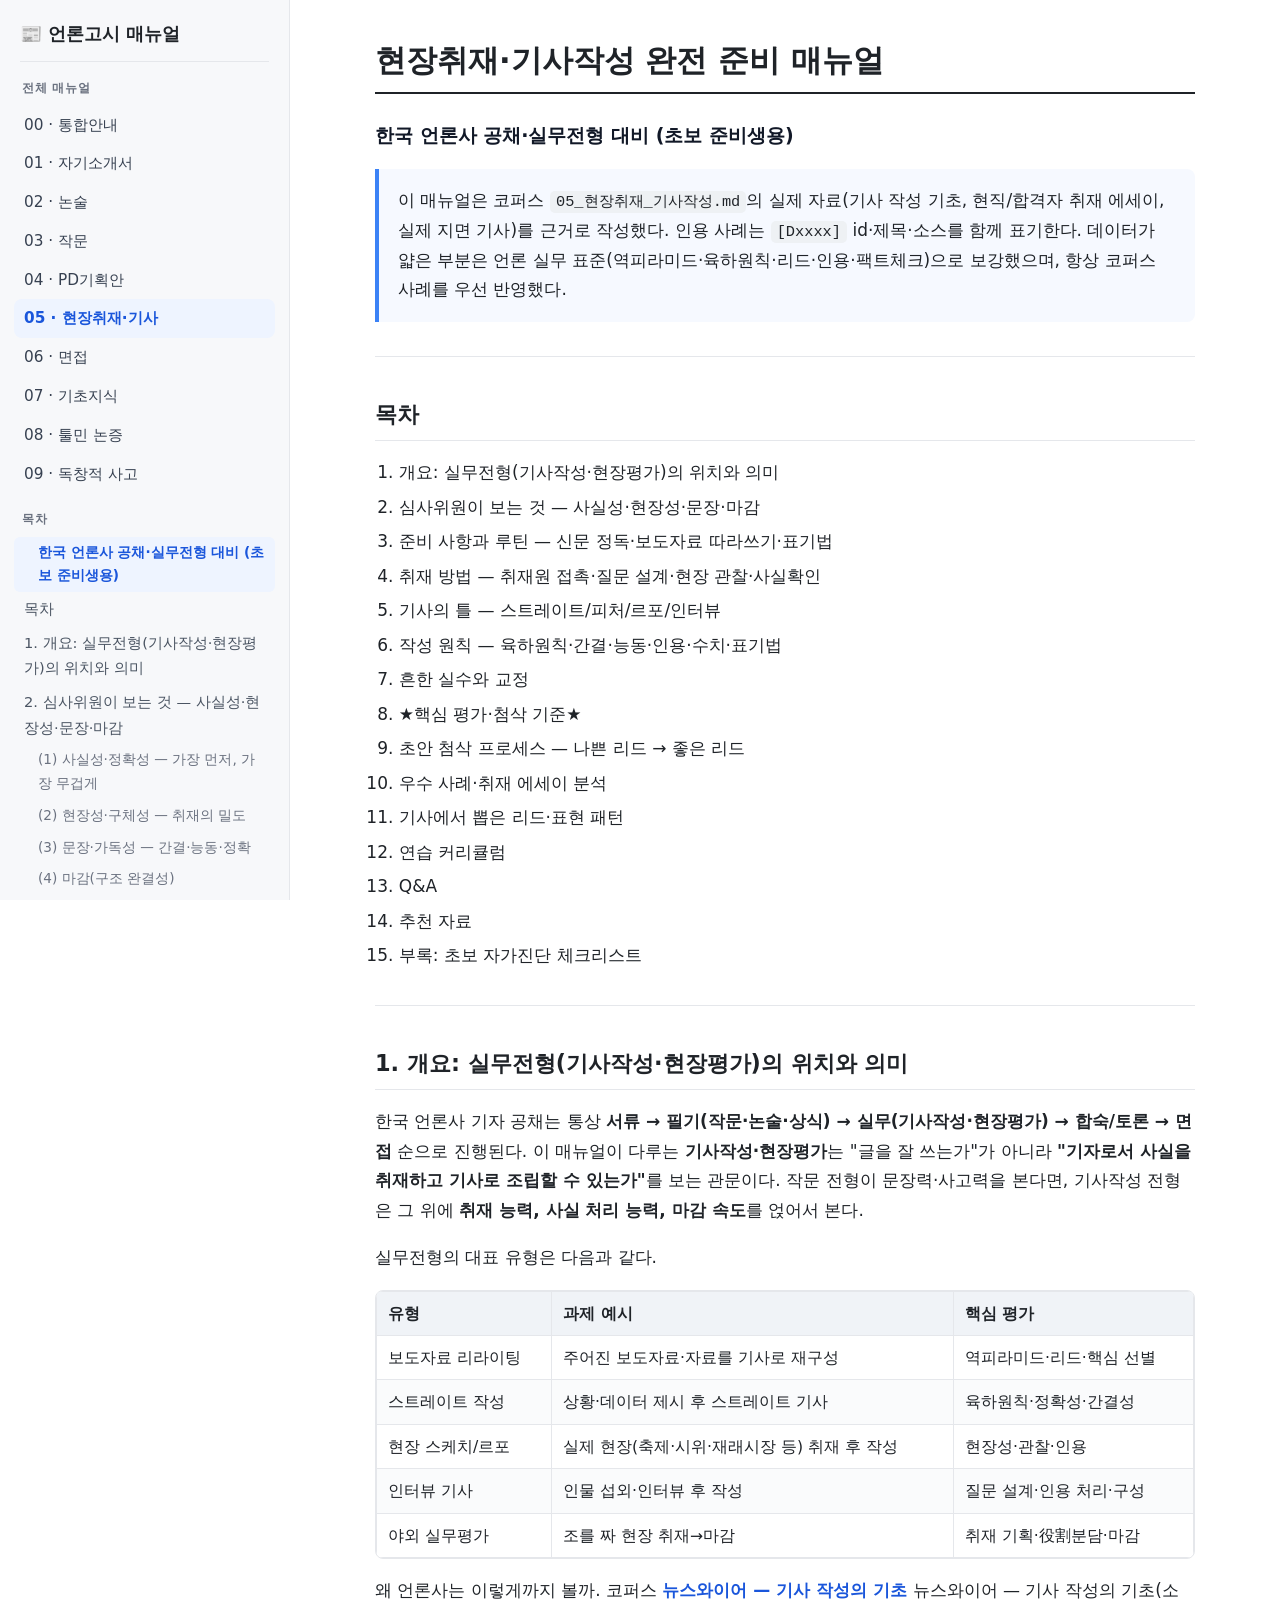
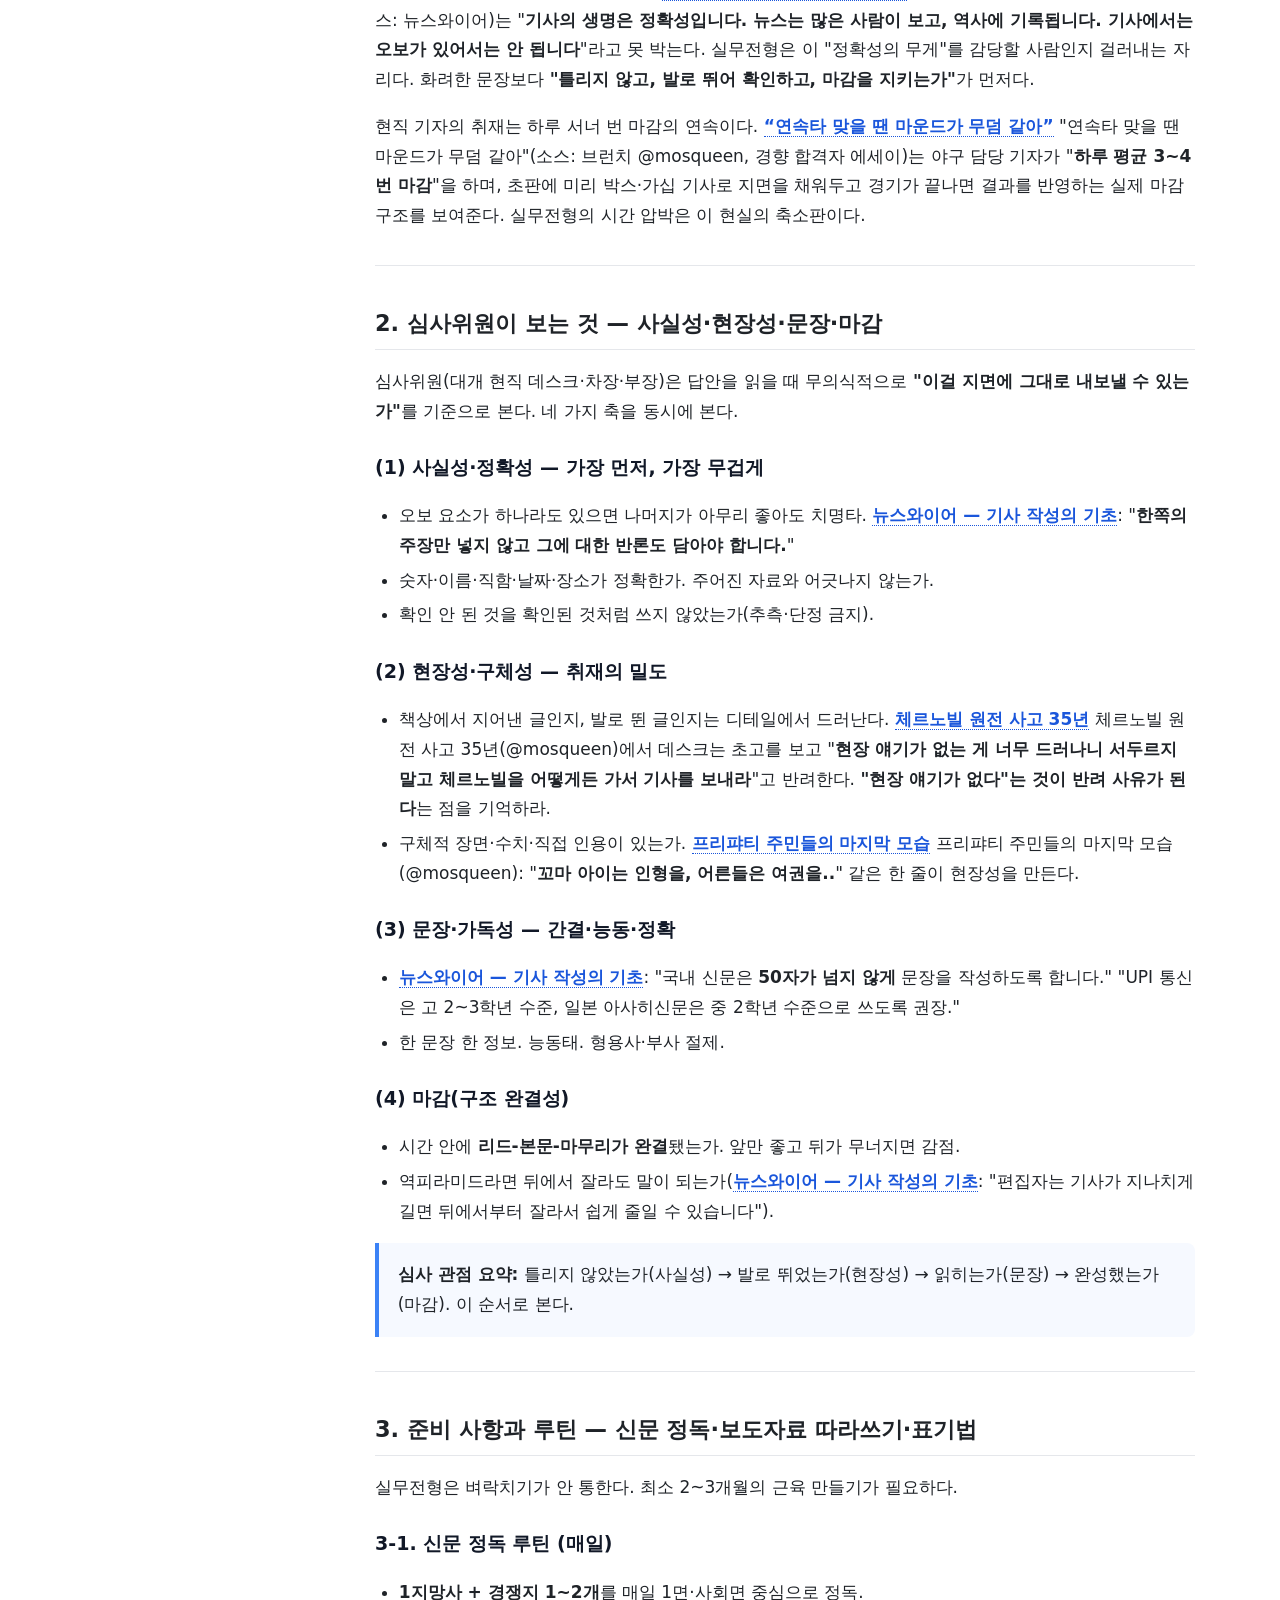
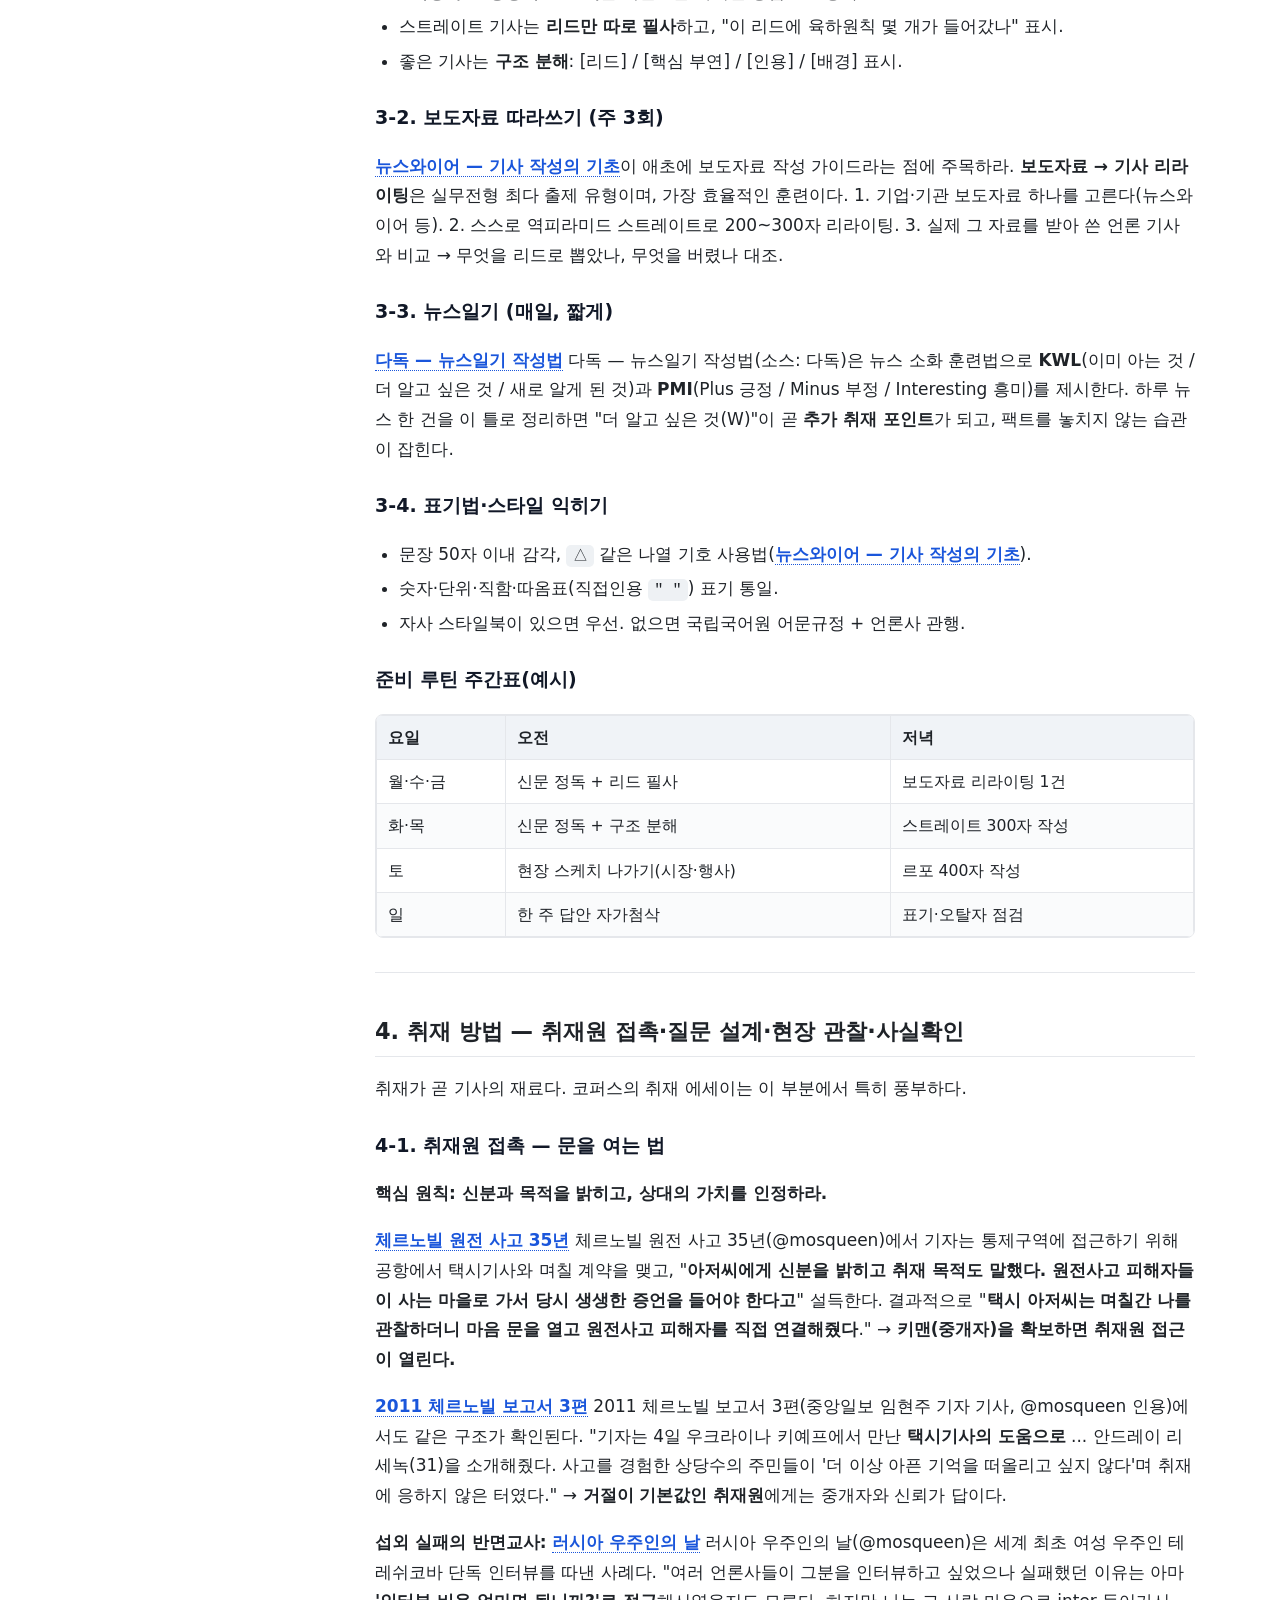
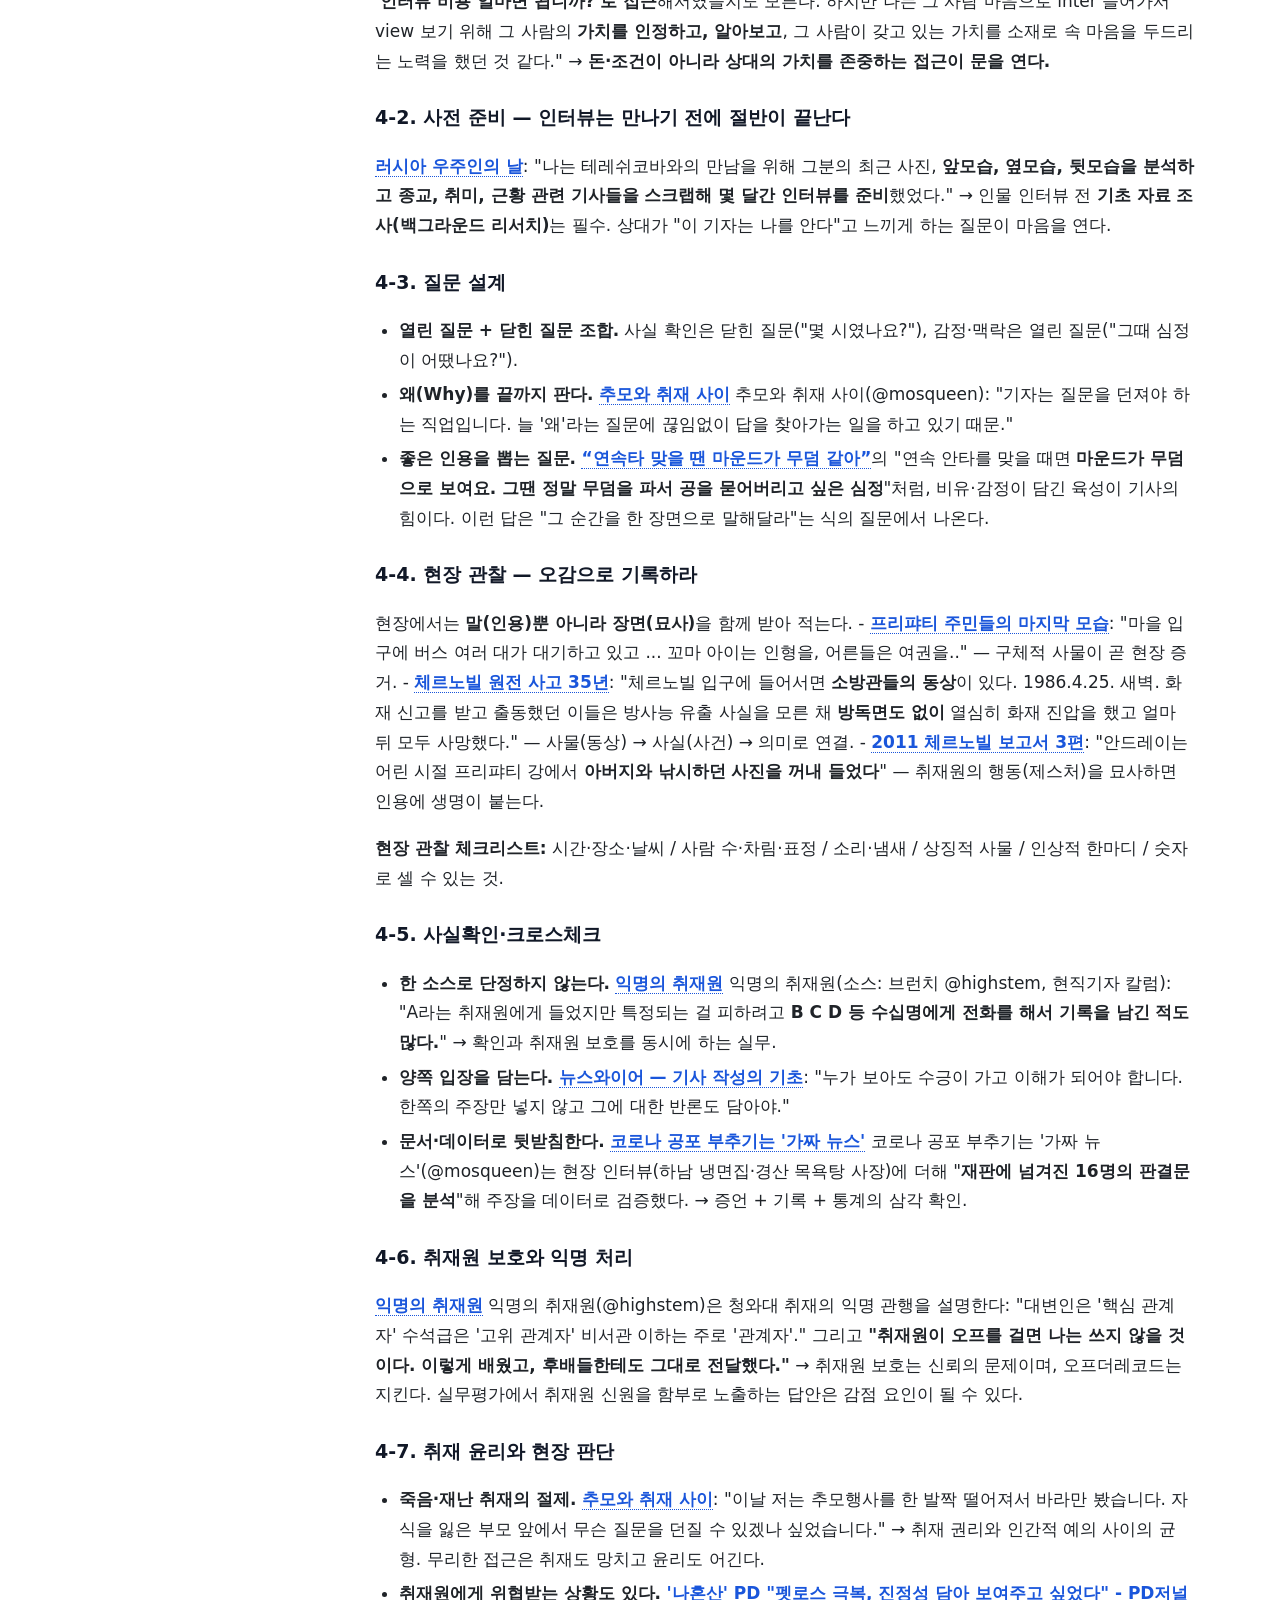
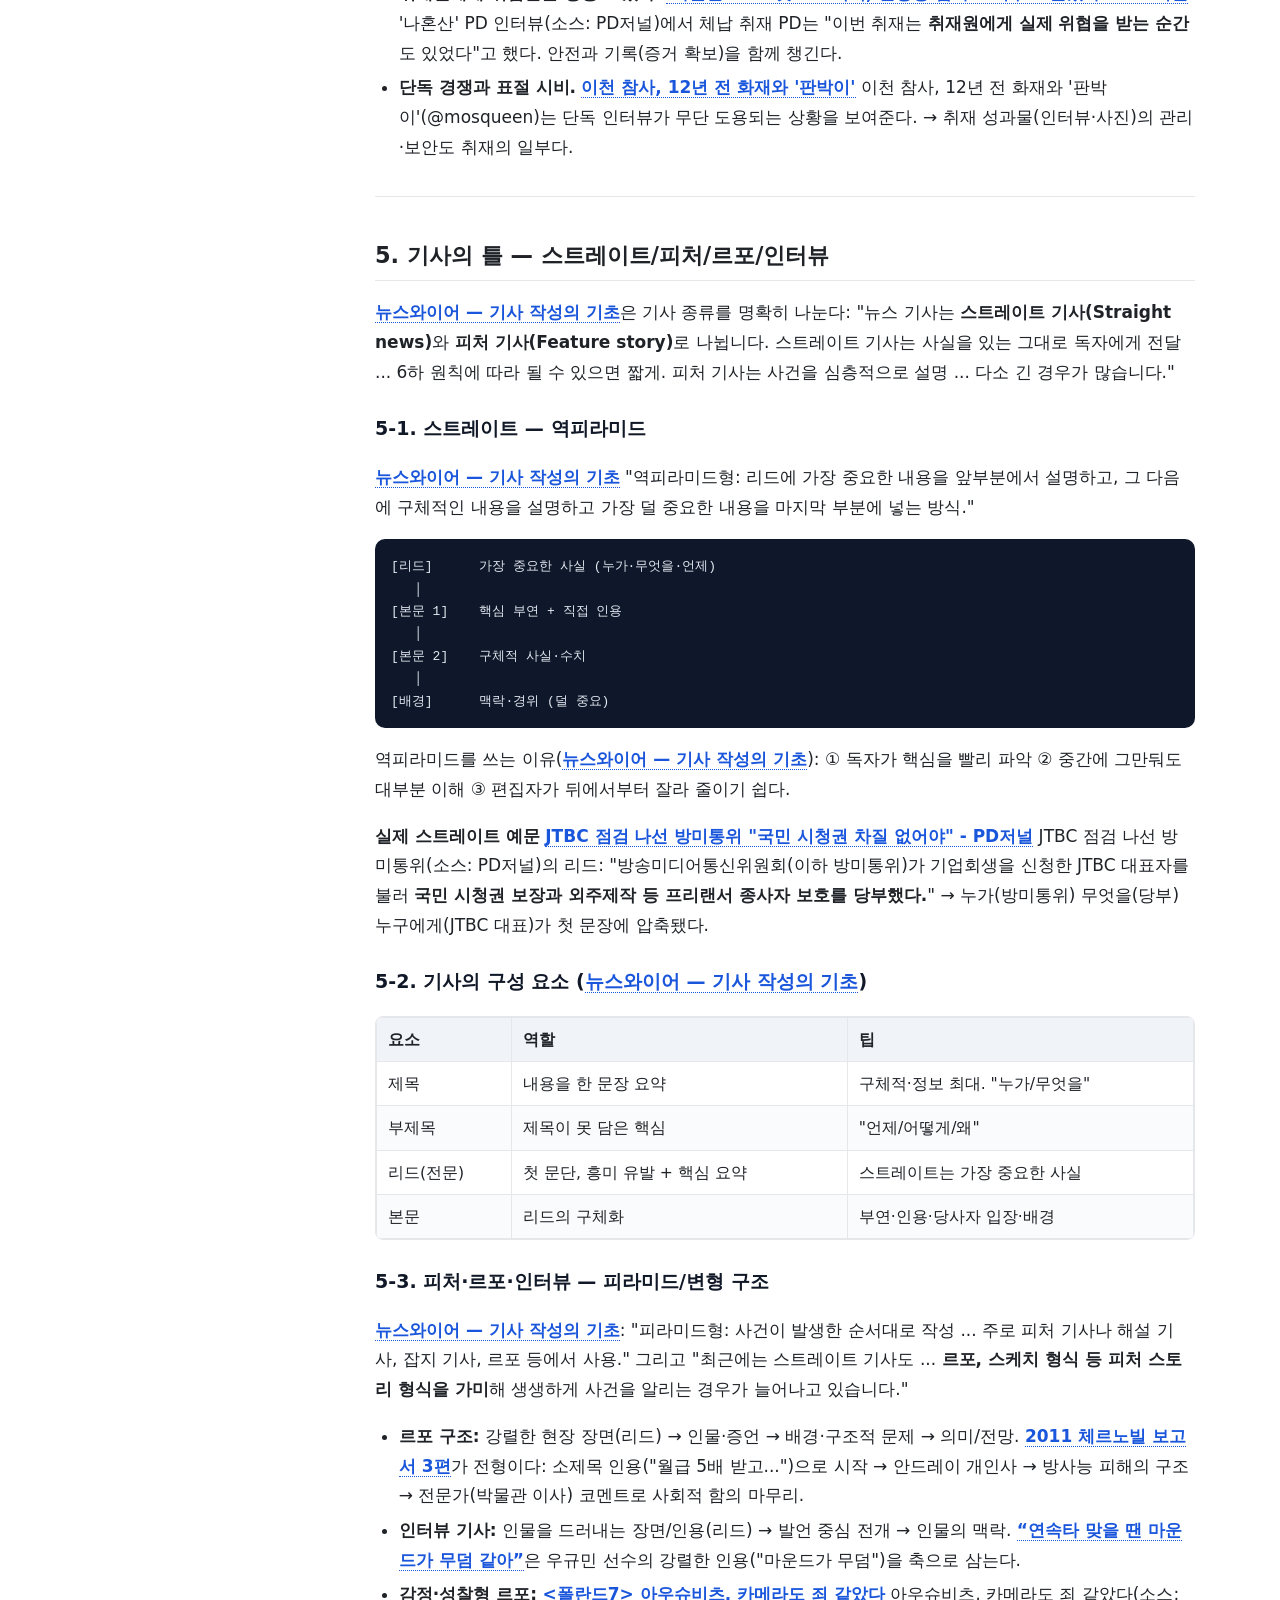
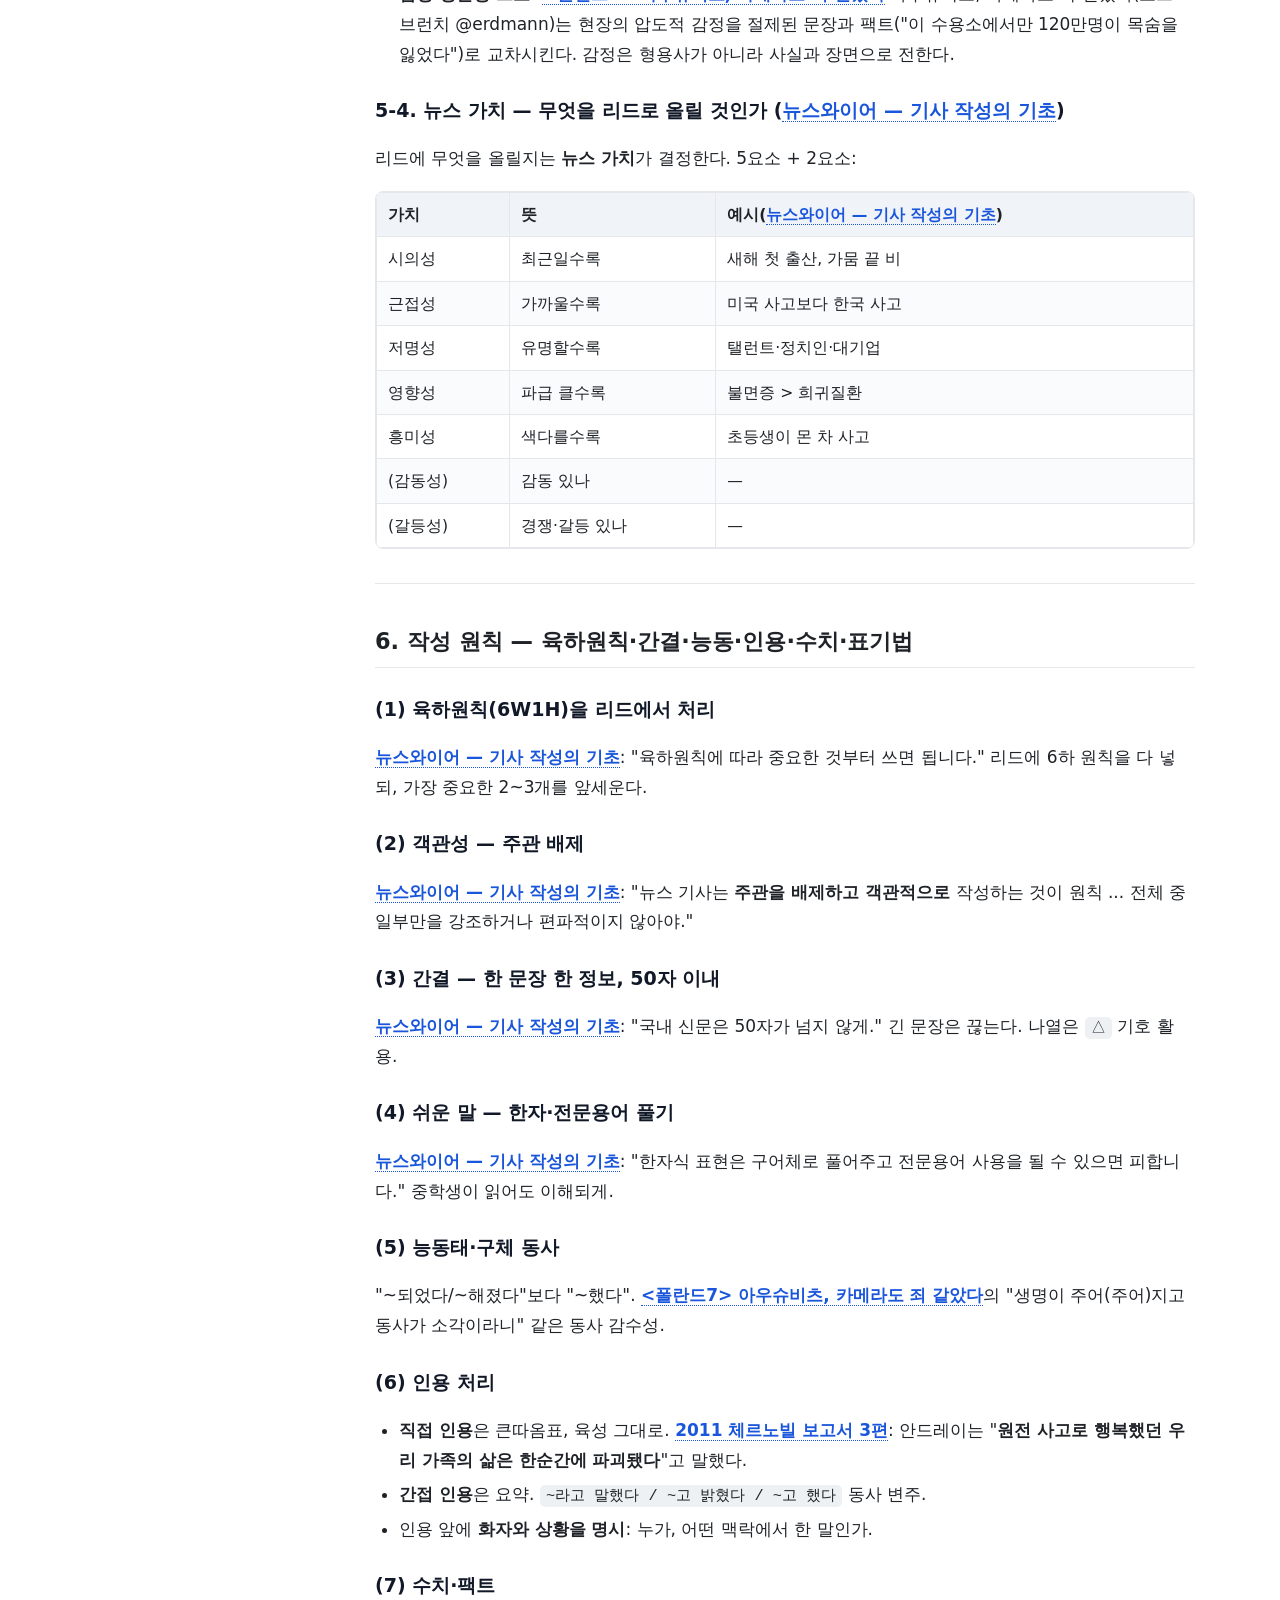
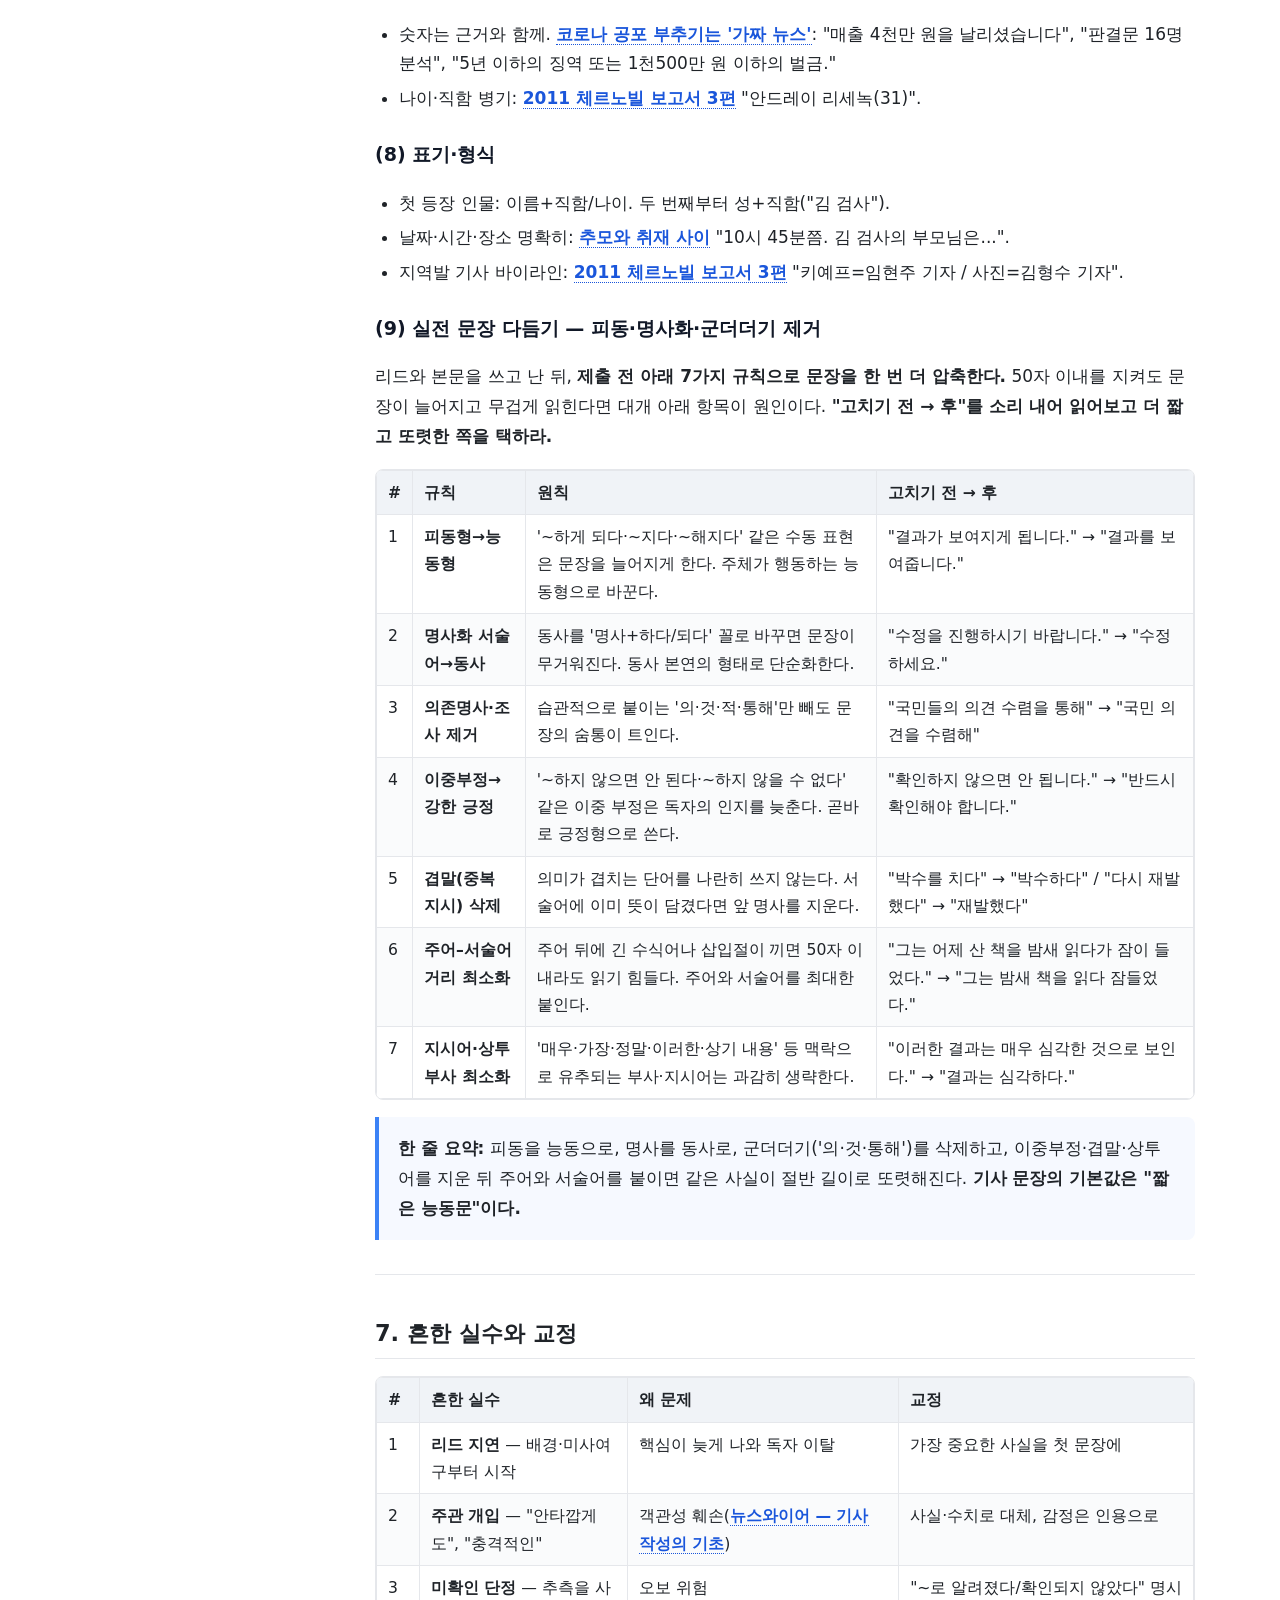
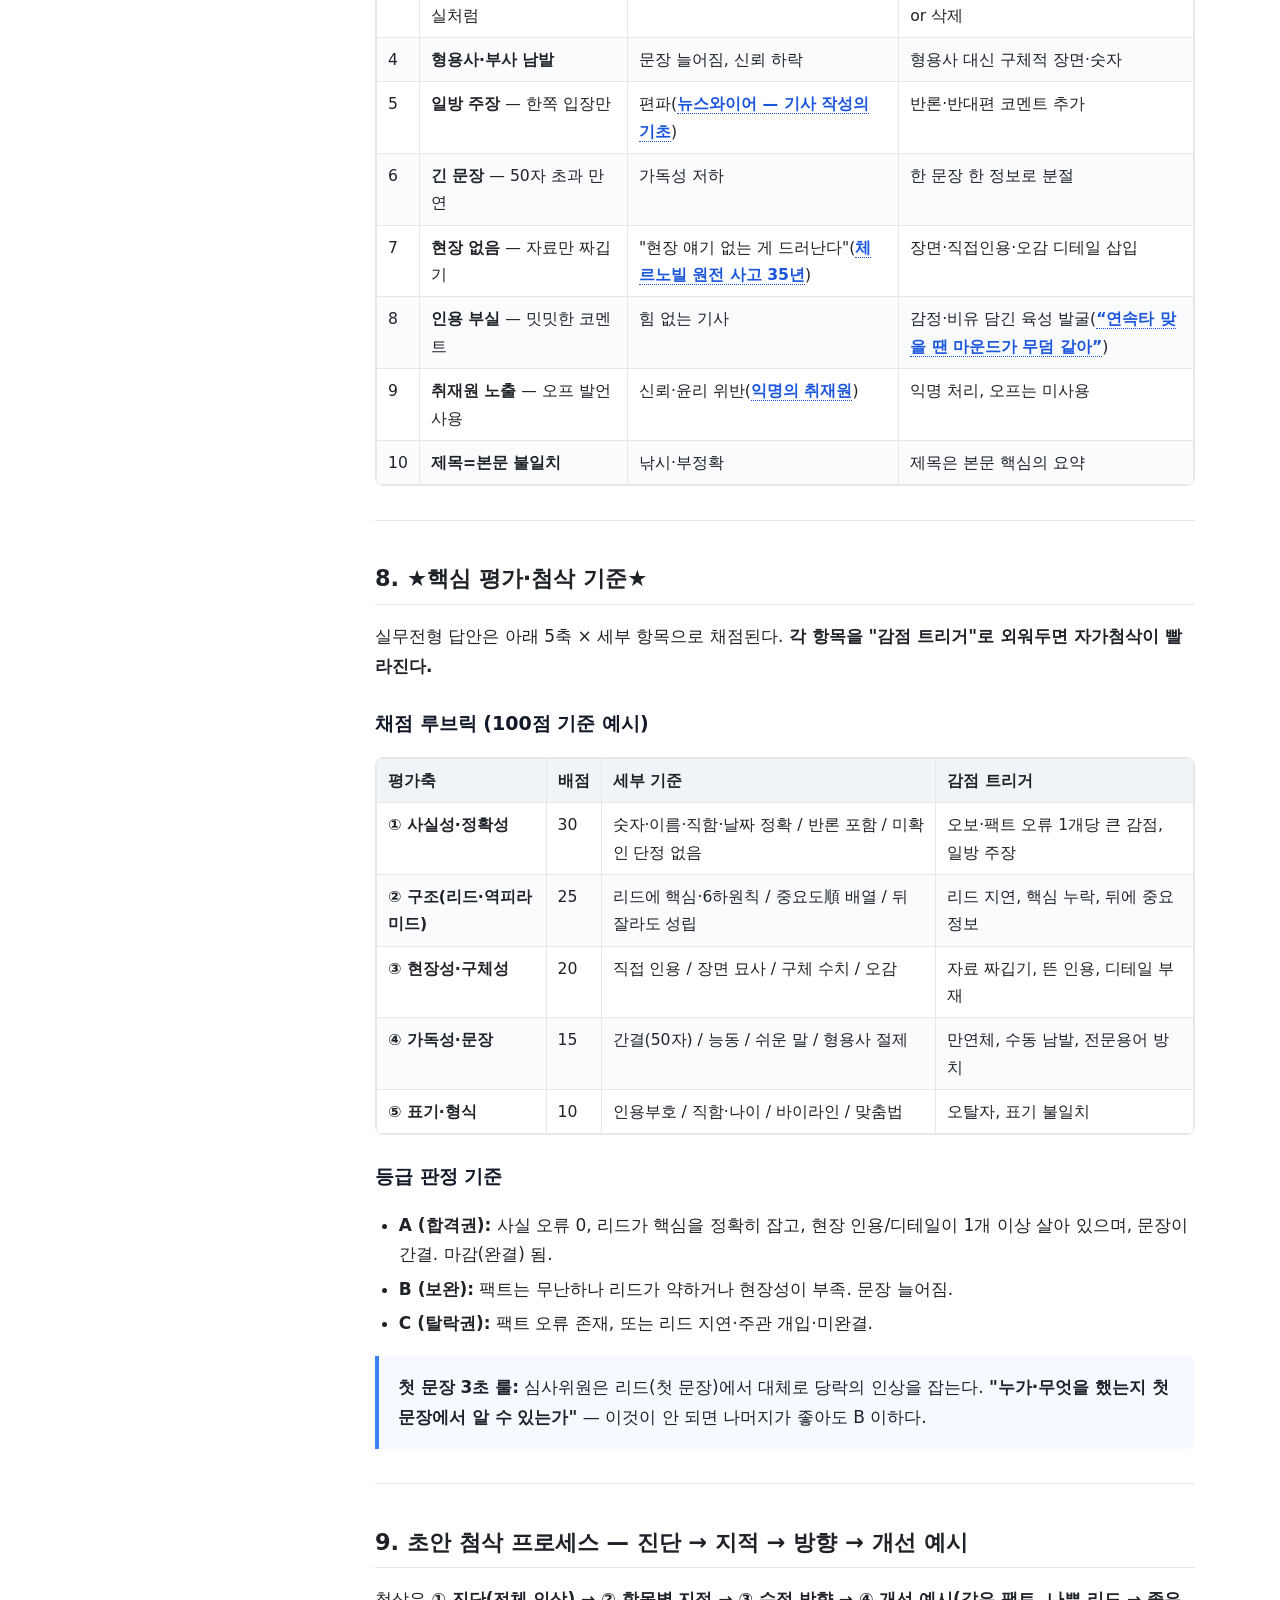
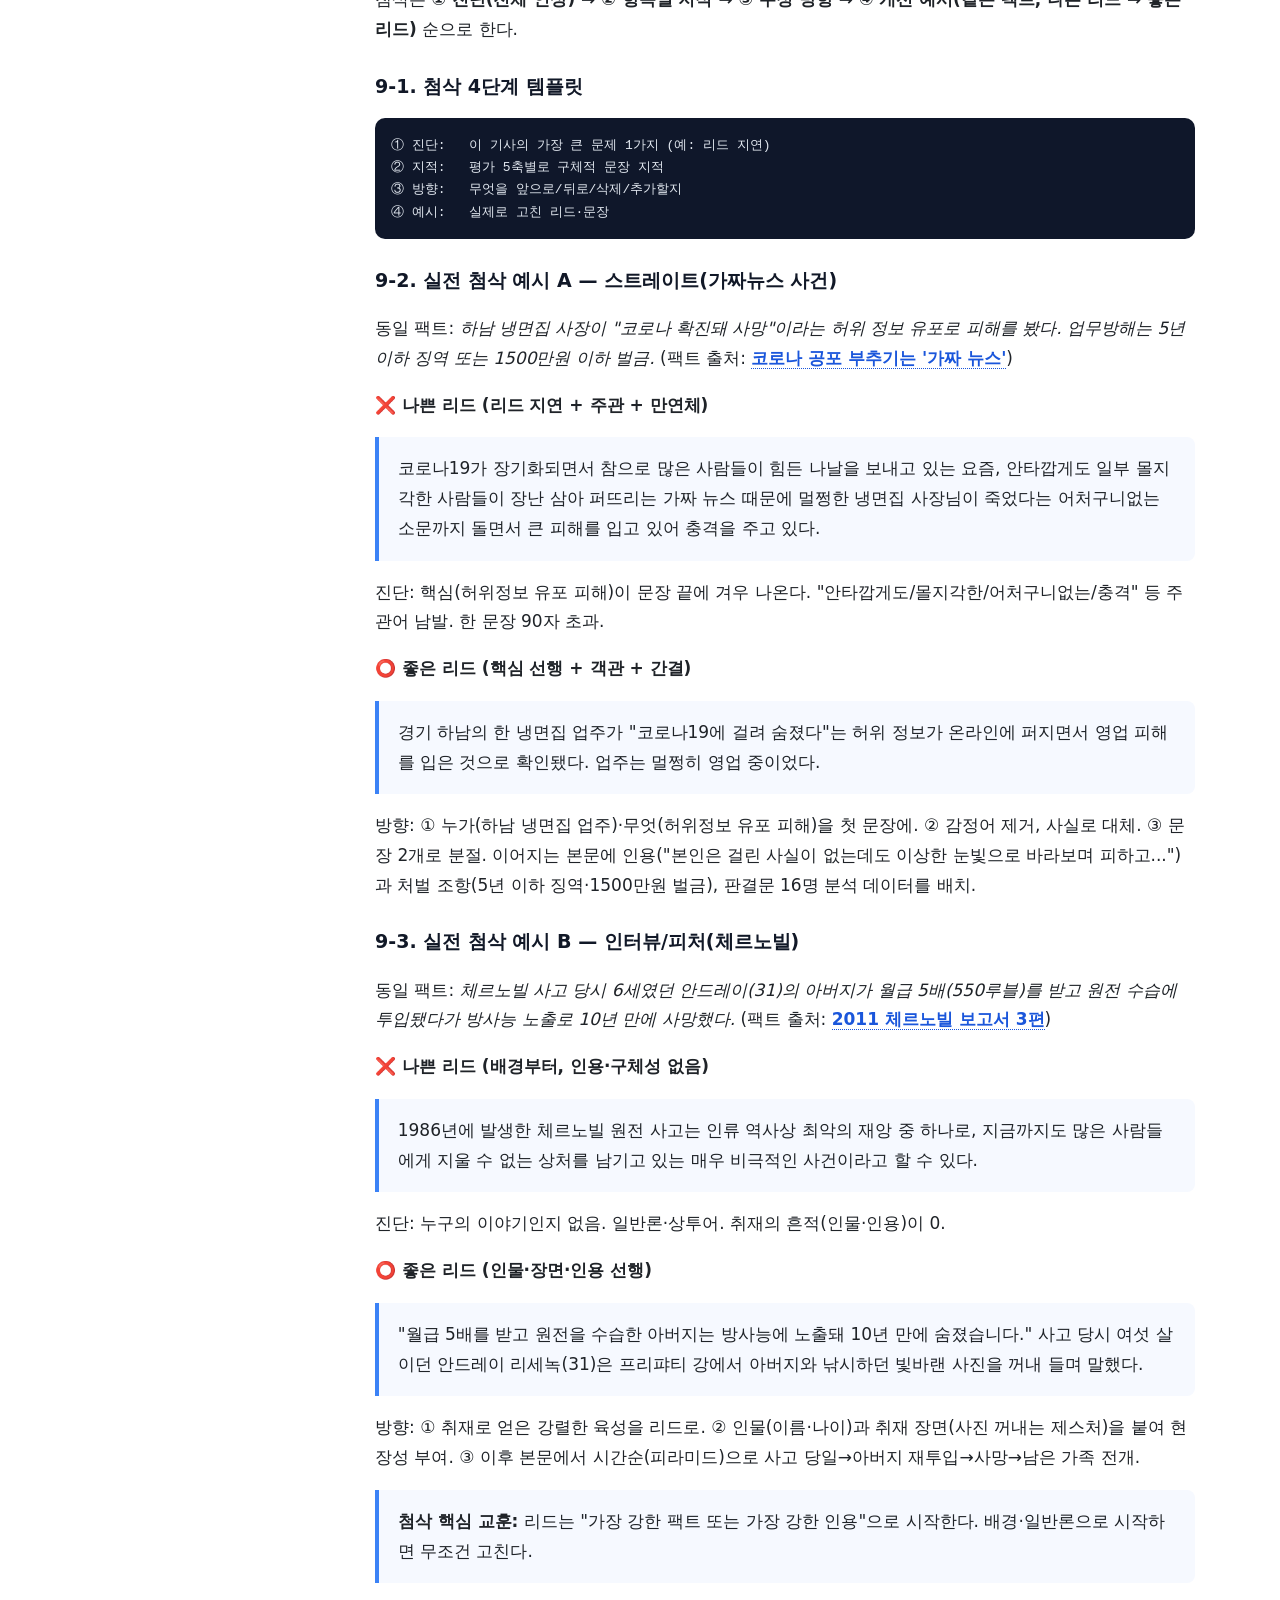
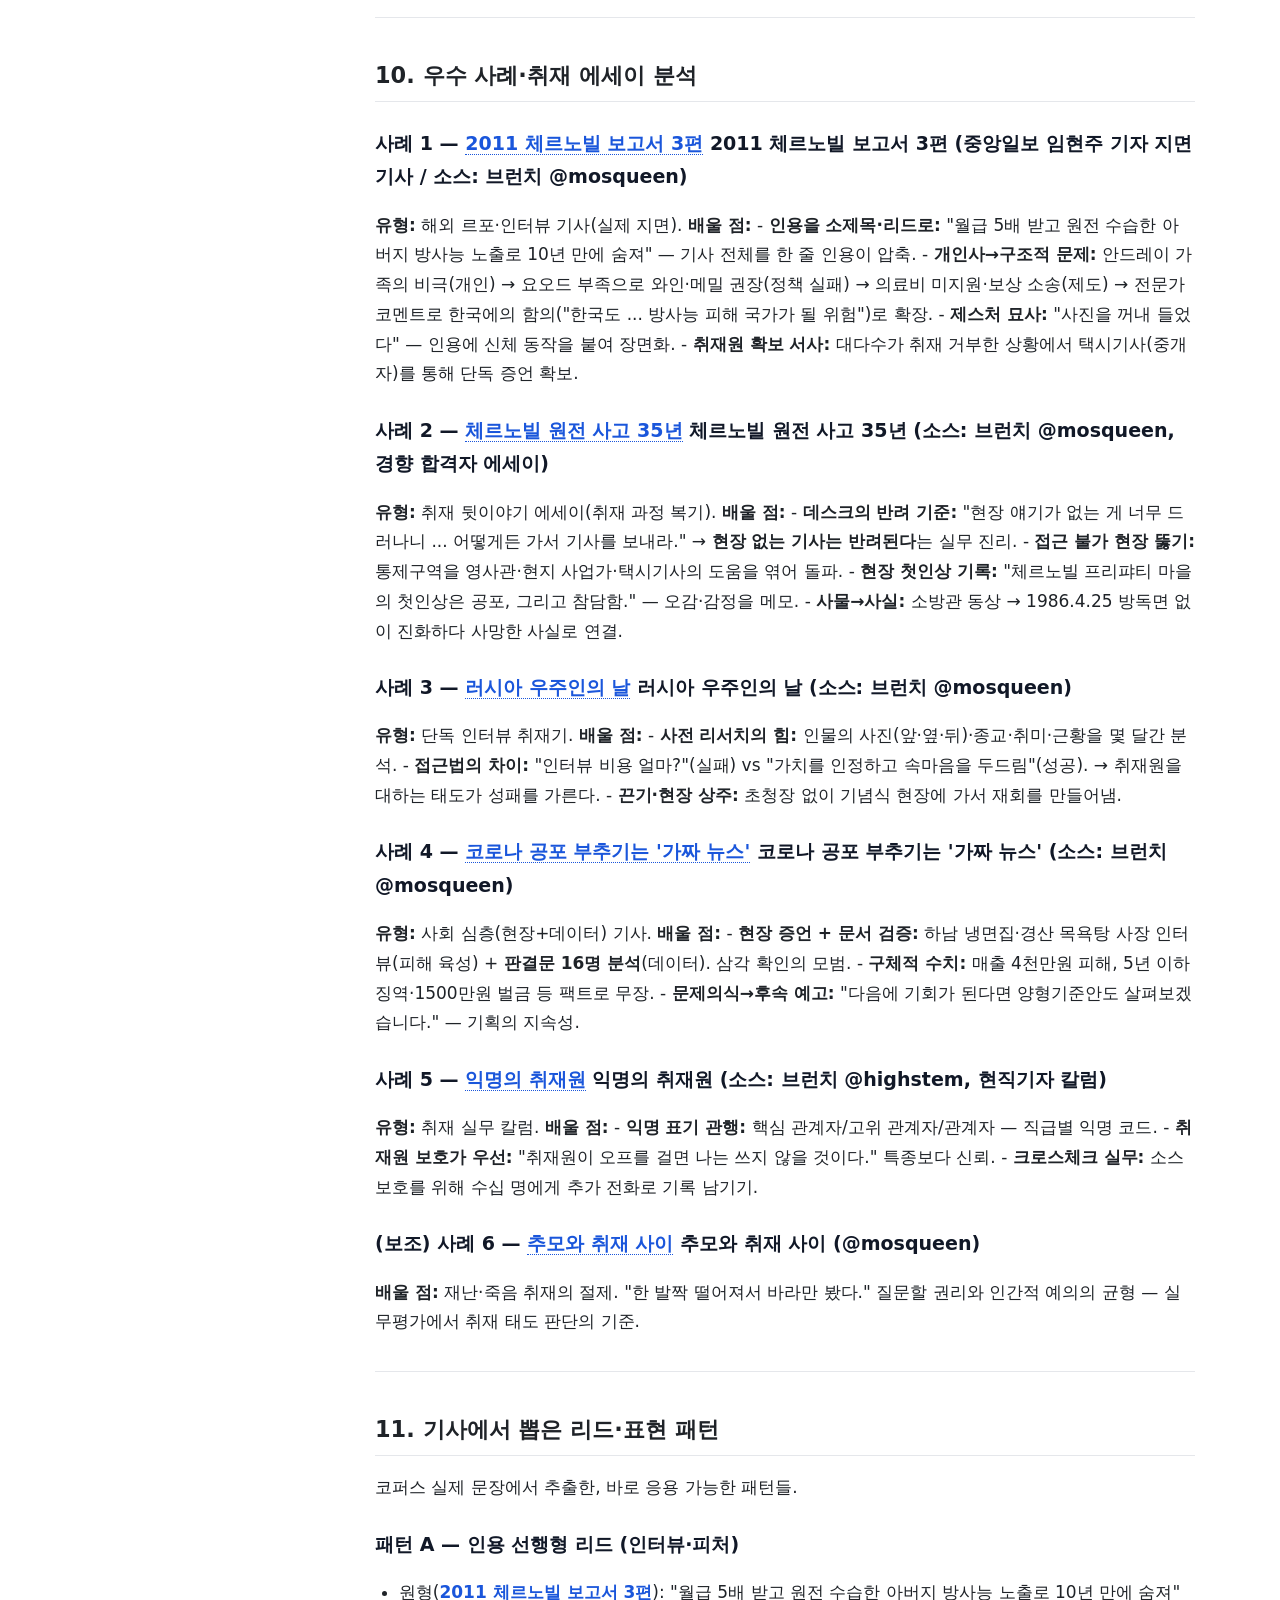
<file: 05_reporting.html>
<!DOCTYPE html>
<html lang="ko">
<head>
<meta charset="utf-8">
<meta name="viewport" content="width=device-width, initial-scale=1">
<title>현장취재·기사작성 완전 준비 매뉴얼 · 언론고시 매뉴얼</title>
<link rel="stylesheet" href="assets/style.css">
</head>
<body>
<div class="topbar">
  <button id="menuBtn" aria-label="메뉴">☰</button>
  <span class="topbar-title">현장취재·기사작성 완전 준비 매뉴얼</span>
</div>
<div id="backdrop"></div>
<div class="wrap">
  <aside class="sidebar" id="sidebar">
    <a class="brand" href="index.html">📰 언론고시 매뉴얼</a>
    <nav class="manuals"><div class="nav-title">전체 매뉴얼</div>
<ul class="man-list">
<li><a class="" href="index.html">00 · 통합안내</a></li>
<li><a class="" href="01_cover_letter.html">01 · 자기소개서</a></li>
<li><a class="" href="02_essay.html">02 · 논술</a></li>
<li><a class="" href="03_composition.html">03 · 작문</a></li>
<li><a class="" href="04_pd_proposal.html">04 · PD기획안</a></li>
<li><a class="active" href="05_reporting.html">05 · 현장취재·기사</a></li>
<li><a class="" href="06_interview.html">06 · 면접</a></li>
<li><a class="" href="07_foundation.html">07 · 기초지식</a></li>
<li><a class="" href="08_toulmin.html">08 · 툴민 논증</a></li>
<li><a class="" href="09_creative_writing.html">09 · 독창적 사고</a></li>
</ul></nav>
    <nav class="toc"><div class="nav-title">목차</div>
<ul class="toc-list">
<li class="t3"><a href="#s1">한국 언론사 공채·실무전형 대비 (초보 준비생용)</a></li>
<li class="t2"><a href="#s2">목차</a></li>
<li class="t2"><a href="#s3">1. 개요: 실무전형(기사작성·현장평가)의 위치와 의미</a></li>
<li class="t2"><a href="#s4">2. 심사위원이 보는 것 — 사실성·현장성·문장·마감</a></li>
<li class="t3"><a href="#s5">(1) 사실성·정확성 — 가장 먼저, 가장 무겁게</a></li>
<li class="t3"><a href="#s6">(2) 현장성·구체성 — 취재의 밀도</a></li>
<li class="t3"><a href="#s7">(3) 문장·가독성 — 간결·능동·정확</a></li>
<li class="t3"><a href="#s8">(4) 마감(구조 완결성)</a></li>
<li class="t2"><a href="#s9">3. 준비 사항과 루틴 — 신문 정독·보도자료 따라쓰기·표기법</a></li>
<li class="t3"><a href="#s10">3-1. 신문 정독 루틴 (매일)</a></li>
<li class="t3"><a href="#s11">3-2. 보도자료 따라쓰기 (주 3회)</a></li>
<li class="t3"><a href="#s12">3-3. 뉴스일기 (매일, 짧게)</a></li>
<li class="t3"><a href="#s13">3-4. 표기법·스타일 익히기</a></li>
<li class="t3"><a href="#s14">준비 루틴 주간표(예시)</a></li>
<li class="t2"><a href="#s15">4. 취재 방법 — 취재원 접촉·질문 설계·현장 관찰·사실확인</a></li>
<li class="t3"><a href="#s16">4-1. 취재원 접촉 — 문을 여는 법</a></li>
<li class="t3"><a href="#s17">4-2. 사전 준비 — 인터뷰는 만나기 전에 절반이 끝난다</a></li>
<li class="t3"><a href="#s18">4-3. 질문 설계</a></li>
<li class="t3"><a href="#s19">4-4. 현장 관찰 — 오감으로 기록하라</a></li>
<li class="t3"><a href="#s20">4-5. 사실확인·크로스체크</a></li>
<li class="t3"><a href="#s21">4-6. 취재원 보호와 익명 처리</a></li>
<li class="t3"><a href="#s22">4-7. 취재 윤리와 현장 판단</a></li>
<li class="t2"><a href="#s23">5. 기사의 틀 — 스트레이트/피처/르포/인터뷰</a></li>
<li class="t3"><a href="#s24">5-1. 스트레이트 — 역피라미드</a></li>
<li class="t3"><a href="#s25">5-2. 기사의 구성 요소 (뉴스와이어 — 기사 작성의 기초)</a></li>
<li class="t3"><a href="#s26">5-3. 피처·르포·인터뷰 — 피라미드/변형 구조</a></li>
<li class="t3"><a href="#s27">5-4. 뉴스 가치 — 무엇을 리드로 올릴 것인가 (뉴스와이어 — 기사 작성의 기초)</a></li>
<li class="t2"><a href="#s28">6. 작성 원칙 — 육하원칙·간결·능동·인용·수치·표기법</a></li>
<li class="t3"><a href="#s29">(1) 육하원칙(6W1H)을 리드에서 처리</a></li>
<li class="t3"><a href="#s30">(2) 객관성 — 주관 배제</a></li>
<li class="t3"><a href="#s31">(3) 간결 — 한 문장 한 정보, 50자 이내</a></li>
<li class="t3"><a href="#s32">(4) 쉬운 말 — 한자·전문용어 풀기</a></li>
<li class="t3"><a href="#s33">(5) 능동태·구체 동사</a></li>
<li class="t3"><a href="#s34">(6) 인용 처리</a></li>
<li class="t3"><a href="#s35">(7) 수치·팩트</a></li>
<li class="t3"><a href="#s36">(8) 표기·형식</a></li>
<li class="t3"><a href="#s71">(9) 실전 문장 다듬기 — 피동·명사화·군더더기 제거</a></li>
<li class="t2"><a href="#s37">7. 흔한 실수와 교정</a></li>
<li class="t2"><a href="#s38">8. ★핵심 평가·첨삭 기준★</a></li>
<li class="t3"><a href="#s39">채점 루브릭 (100점 기준 예시)</a></li>
<li class="t3"><a href="#s40">등급 판정 기준</a></li>
<li class="t2"><a href="#s41">9. 초안 첨삭 프로세스 — 진단 → 지적 → 방향 → 개선 예시</a></li>
<li class="t3"><a href="#s42">9-1. 첨삭 4단계 템플릿</a></li>
<li class="t3"><a href="#s43">9-2. 실전 첨삭 예시 A — 스트레이트(가짜뉴스 사건)</a></li>
<li class="t3"><a href="#s44">9-3. 실전 첨삭 예시 B — 인터뷰/피처(체르노빌)</a></li>
<li class="t2"><a href="#s45">10. 우수 사례·취재 에세이 분석</a></li>
<li class="t3"><a href="#s46">사례 1 —2011 체르노빌 보고서 3편2011 체르노빌 보고서 3편 (중앙일보 임현주 기자 지면 기사 / 소스: 브런치 @mosqueen)</a></li>
<li class="t3"><a href="#s47">사례 2 —체르노빌 원전 사고 35년체르노빌 원전 사고 35년 (소스: 브런치 @mosqueen, 경향 합격자 에세이)</a></li>
<li class="t3"><a href="#s48">사례 3 —러시아 우주인의 날러시아 우주인의 날 (소스: 브런치 @mosqueen)</a></li>
<li class="t3"><a href="#s49">사례 4 —코로나 공포 부추기는 &#x27;가짜 뉴스&#x27;코로나 공포 부추기는 &#x27;가짜 뉴스&#x27; (소스: 브런치 @mosqueen)</a></li>
<li class="t3"><a href="#s50">사례 5 —익명의 취재원익명의 취재원 (소스: 브런치 @highstem, 현직기자 칼럼)</a></li>
<li class="t3"><a href="#s51">(보조) 사례 6 —추모와 취재 사이추모와 취재 사이 (@mosqueen)</a></li>
<li class="t2"><a href="#s52">11. 기사에서 뽑은 리드·표현 패턴</a></li>
<li class="t3"><a href="#s53">패턴 A — 인용 선행형 리드 (인터뷰·피처)</a></li>
<li class="t3"><a href="#s54">패턴 B — 행위 요약형 스트레이트 리드</a></li>
<li class="t3"><a href="#s55">패턴 C — 시간·장소 표지형 (현장 리포트)</a></li>
<li class="t3"><a href="#s56">패턴 D — 사물→사실 연결형 (르포 묘사)</a></li>
<li class="t3"><a href="#s57">패턴 E — 구체 사물 나열형 (장면 응축)</a></li>
<li class="t3"><a href="#s58">패턴 F — 수치 대비형 (사회 기사)</a></li>
<li class="t3"><a href="#s59">인용 서술 동사 사전 (변주용)</a></li>
<li class="t3"><a href="#s60">피해야 할 상투 표현</a></li>
<li class="t2"><a href="#s61">12. 연습 커리큘럼 (6주 예시)</a></li>
<li class="t3"><a href="#s62">개별 훈련 드릴</a></li>
<li class="t2"><a href="#s63">13. Q&amp;A</a></li>
<li class="t2"><a href="#s64">14. 추천 자료</a></li>
<li class="t2"><a href="#s65">15. 부록: 초보 자가진단 체크리스트</a></li>
<li class="t3"><a href="#s66">① 사실성·정확성</a></li>
<li class="t3"><a href="#s67">② 구조(리드·역피라미드)</a></li>
<li class="t3"><a href="#s68">③ 현장성·구체성</a></li>
<li class="t3"><a href="#s69">④ 가독성·문장</a></li>
<li class="t3"><a href="#s70">⑤ 표기·형식</a></li>
</ul></nav>
  </aside>
  <main class="main">
    <header class="page-head"><h1>현장취재·기사작성 완전 준비 매뉴얼</h1></header>
    <article class="content">
<h3 id="s1">한국 언론사 공채·실무전형 대비 (초보 준비생용)</h3>
<blockquote>
<p>이 매뉴얼은 코퍼스 <code>05_현장취재_기사작성.md</code>의 실제 자료(기사 작성 기초, 현직/합격자 취재 에세이, 실제 지면 기사)를 근거로 작성했다. 인용 사례는 <code>[Dxxxx]</code> id·제목·소스를 함께 표기한다. 데이터가 얇은 부분은 언론 실무 표준(역피라미드·육하원칙·리드·인용·팩트체크)으로 보강했으며, 항상 코퍼스 사례를 우선 반영했다.</p>
</blockquote>
<hr/>
<h2 id="s2">목차</h2>
<ol>
<li>개요: 실무전형(기사작성·현장평가)의 위치와 의미</li>
<li>심사위원이 보는 것 — 사실성·현장성·문장·마감</li>
<li>준비 사항과 루틴 — 신문 정독·보도자료 따라쓰기·표기법</li>
<li>취재 방법 — 취재원 접촉·질문 설계·현장 관찰·사실확인</li>
<li>기사의 틀 — 스트레이트/피처/르포/인터뷰</li>
<li>작성 원칙 — 육하원칙·간결·능동·인용·수치·표기법</li>
<li>흔한 실수와 교정</li>
<li>★핵심 평가·첨삭 기준★</li>
<li>초안 첨삭 프로세스 — 나쁜 리드 → 좋은 리드</li>
<li>우수 사례·취재 에세이 분석</li>
<li>기사에서 뽑은 리드·표현 패턴</li>
<li>연습 커리큘럼</li>
<li>Q&amp;A</li>
<li>추천 자료</li>
<li>부록: 초보 자가진단 체크리스트</li>
</ol>
<hr/>
<h2 id="s3">1. 개요: 실무전형(기사작성·현장평가)의 위치와 의미</h2>
<p>한국 언론사 기자 공채는 통상 <strong>서류 → 필기(작문·논술·상식) → 실무(기사작성·현장평가) → 합숙/토론 → 면접</strong> 순으로 진행된다. 이 매뉴얼이 다루는 <strong>기사작성·현장평가</strong>는 "글을 잘 쓰는가"가 아니라 <strong>"기자로서 사실을 취재하고 기사로 조립할 수 있는가"</strong>를 보는 관문이다. 작문 전형이 문장력·사고력을 본다면, 기사작성 전형은 그 위에 <strong>취재 능력, 사실 처리 능력, 마감 속도</strong>를 얹어서 본다.</p>
<p>실무전형의 대표 유형은 다음과 같다.</p>
<div class="tw"><table>
<thead>
<tr>
<th>유형</th>
<th>과제 예시</th>
<th>핵심 평가</th>
</tr>
</thead>
<tbody>
<tr>
<td>보도자료 리라이팅</td>
<td>주어진 보도자료·자료를 기사로 재구성</td>
<td>역피라미드·리드·핵심 선별</td>
</tr>
<tr>
<td>스트레이트 작성</td>
<td>상황·데이터 제시 후 스트레이트 기사</td>
<td>육하원칙·정확성·간결성</td>
</tr>
<tr>
<td>현장 스케치/르포</td>
<td>실제 현장(축제·시위·재래시장 등) 취재 후 작성</td>
<td>현장성·관찰·인용</td>
</tr>
<tr>
<td>인터뷰 기사</td>
<td>인물 섭외·인터뷰 후 작성</td>
<td>질문 설계·인용 처리·구성</td>
</tr>
<tr>
<td>야외 실무평가</td>
<td>조를 짜 현장 취재→마감</td>
<td>취재 기획·役割분담·마감</td>
</tr>
</tbody>
</table></div>
<p>왜 언론사는 이렇게까지 볼까. 코퍼스 <a class="ref" data-id="D0016" title="원문 보기: 뉴스와이어 — 기사 작성의 기초">뉴스와이어 — 기사 작성의 기초</a> 뉴스와이어 — 기사 작성의 기초(소스: 뉴스와이어)는 "<strong>기사의 생명은 정확성입니다. 뉴스는 많은 사람이 보고, 역사에 기록됩니다. 기사에서는 오보가 있어서는 안 됩니다</strong>"라고 못 박는다. 실무전형은 이 "정확성의 무게"를 감당할 사람인지 걸러내는 자리다. 화려한 문장보다 <strong>"틀리지 않고, 발로 뛰어 확인하고, 마감을 지키는가"</strong>가 먼저다.</p>
<p>현직 기자의 취재는 하루 서너 번 마감의 연속이다. <a class="ref" data-id="D0210" title="원문 보기: “연속타 맞을 땐 마운드가 무덤 같아”">“연속타 맞을 땐 마운드가 무덤 같아”</a> "연속타 맞을 땐 마운드가 무덤 같아"(소스: 브런치 @mosqueen, 경향 합격자 에세이)는 야구 담당 기자가 "<strong>하루 평균 3~4번 마감</strong>"을 하며, 초판에 미리 박스·가십 기사로 지면을 채워두고 경기가 끝나면 결과를 반영하는 실제 마감 구조를 보여준다. 실무전형의 시간 압박은 이 현실의 축소판이다.</p>
<hr/>
<h2 id="s4">2. 심사위원이 보는 것 — 사실성·현장성·문장·마감</h2>
<p>심사위원(대개 현직 데스크·차장·부장)은 답안을 읽을 때 무의식적으로 <strong>"이걸 지면에 그대로 내보낼 수 있는가"</strong>를 기준으로 본다. 네 가지 축을 동시에 본다.</p>
<h3 id="s5">(1) 사실성·정확성 — 가장 먼저, 가장 무겁게</h3>
<ul>
<li>오보 요소가 하나라도 있으면 나머지가 아무리 좋아도 치명타. <a class="ref" data-id="D0016" title="원문 보기: 뉴스와이어 — 기사 작성의 기초">뉴스와이어 — 기사 작성의 기초</a>: "<strong>한쪽의 주장만 넣지 않고 그에 대한 반론도 담아야 합니다.</strong>"</li>
<li>숫자·이름·직함·날짜·장소가 정확한가. 주어진 자료와 어긋나지 않는가.</li>
<li>확인 안 된 것을 확인된 것처럼 쓰지 않았는가(추측·단정 금지).</li>
</ul>
<h3 id="s6">(2) 현장성·구체성 — 취재의 밀도</h3>
<ul>
<li>책상에서 지어낸 글인지, 발로 뛴 글인지는 디테일에서 드러난다. <a class="ref" data-id="D0214" title="원문 보기: 체르노빌 원전 사고 35년">체르노빌 원전 사고 35년</a> 체르노빌 원전 사고 35년(@mosqueen)에서 데스크는 초고를 보고 "<strong>현장 얘기가 없는 게 너무 드러나니 서두르지 말고 체르노빌을 어떻게든 가서 기사를 보내라</strong>"고 반려한다. <strong>"현장 얘기가 없다"는 것이 반려 사유가 된다</strong>는 점을 기억하라.</li>
<li>구체적 장면·수치·직접 인용이 있는가. <a class="ref" data-id="D0219" title="원문 보기: 프리퍄티 주민들의 마지막 모습">프리퍄티 주민들의 마지막 모습</a> 프리퍄티 주민들의 마지막 모습(@mosqueen): "<strong>꼬마 아이는 인형을, 어른들은 여권을..</strong>" 같은 한 줄이 현장성을 만든다.</li>
</ul>
<h3 id="s7">(3) 문장·가독성 — 간결·능동·정확</h3>
<ul>
<li><a class="ref" data-id="D0016" title="원문 보기: 뉴스와이어 — 기사 작성의 기초">뉴스와이어 — 기사 작성의 기초</a>: "국내 신문은 <strong>50자가 넘지 않게</strong> 문장을 작성하도록 합니다." "UPI 통신은 고 2~3학년 수준, 일본 아사히신문은 중 2학년 수준으로 쓰도록 권장."</li>
<li>한 문장 한 정보. 능동태. 형용사·부사 절제.</li>
</ul>
<h3 id="s8">(4) 마감(구조 완결성)</h3>
<ul>
<li>시간 안에 <strong>리드-본문-마무리가 완결</strong>됐는가. 앞만 좋고 뒤가 무너지면 감점.</li>
<li>역피라미드라면 뒤에서 잘라도 말이 되는가(<a class="ref" data-id="D0016" title="원문 보기: 뉴스와이어 — 기사 작성의 기초">뉴스와이어 — 기사 작성의 기초</a>: "편집자는 기사가 지나치게 길면 뒤에서부터 잘라서 쉽게 줄일 수 있습니다").</li>
</ul>
<blockquote>
<p><strong>심사 관점 요약:</strong> 틀리지 않았는가(사실성) → 발로 뛰었는가(현장성) → 읽히는가(문장) → 완성했는가(마감). 이 순서로 본다.</p>
</blockquote>
<hr/>
<h2 id="s9">3. 준비 사항과 루틴 — 신문 정독·보도자료 따라쓰기·표기법</h2>
<p>실무전형은 벼락치기가 안 통한다. 최소 2~3개월의 근육 만들기가 필요하다.</p>
<h3 id="s10">3-1. 신문 정독 루틴 (매일)</h3>
<ul>
<li><strong>1지망사 + 경쟁지 1~2개</strong>를 매일 1면·사회면 중심으로 정독.</li>
<li>스트레이트 기사는 <strong>리드만 따로 필사</strong>하고, "이 리드에 육하원칙 몇 개가 들어갔나" 표시.</li>
<li>좋은 기사는 <strong>구조 분해</strong>: [리드] / [핵심 부연] / [인용] / [배경] 표시.</li>
</ul>
<h3 id="s11">3-2. 보도자료 따라쓰기 (주 3회)</h3>
<p><a class="ref" data-id="D0016" title="원문 보기: 뉴스와이어 — 기사 작성의 기초">뉴스와이어 — 기사 작성의 기초</a>이 애초에 보도자료 작성 가이드라는 점에 주목하라. <strong>보도자료 → 기사 리라이팅</strong>은 실무전형 최다 출제 유형이며, 가장 효율적인 훈련이다.
1. 기업·기관 보도자료 하나를 고른다(뉴스와이어 등).
2. 스스로 역피라미드 스트레이트로 200~300자 리라이팅.
3. 실제 그 자료를 받아 쓴 언론 기사와 비교 → 무엇을 리드로 뽑았나, 무엇을 버렸나 대조.</p>
<h3 id="s12">3-3. 뉴스일기 (매일, 짧게)</h3>
<p><a class="ref" data-id="D0005" title="원문 보기: 다독 — 뉴스일기 작성법">다독 — 뉴스일기 작성법</a> 다독 — 뉴스일기 작성법(소스: 다독)은 뉴스 소화 훈련법으로 <strong>KWL</strong>(이미 아는 것 / 더 알고 싶은 것 / 새로 알게 된 것)과 <strong>PMI</strong>(Plus 긍정 / Minus 부정 / Interesting 흥미)를 제시한다. 하루 뉴스 한 건을 이 틀로 정리하면 "더 알고 싶은 것(W)"이 곧 <strong>추가 취재 포인트</strong>가 되고, 팩트를 놓치지 않는 습관이 잡힌다.</p>
<h3 id="s13">3-4. 표기법·스타일 익히기</h3>
<ul>
<li>문장 50자 이내 감각, <code>△</code> 같은 나열 기호 사용법(<a class="ref" data-id="D0016" title="원문 보기: 뉴스와이어 — 기사 작성의 기초">뉴스와이어 — 기사 작성의 기초</a>).</li>
<li>숫자·단위·직함·따옴표(직접인용 <code>" "</code>) 표기 통일.</li>
<li>자사 스타일북이 있으면 우선. 없으면 국립국어원 어문규정 + 언론사 관행.</li>
</ul>
<h3 id="s14">준비 루틴 주간표(예시)</h3>
<div class="tw"><table>
<thead>
<tr>
<th>요일</th>
<th>오전</th>
<th>저녁</th>
</tr>
</thead>
<tbody>
<tr>
<td>월·수·금</td>
<td>신문 정독 + 리드 필사</td>
<td>보도자료 리라이팅 1건</td>
</tr>
<tr>
<td>화·목</td>
<td>신문 정독 + 구조 분해</td>
<td>스트레이트 300자 작성</td>
</tr>
<tr>
<td>토</td>
<td>현장 스케치 나가기(시장·행사)</td>
<td>르포 400자 작성</td>
</tr>
<tr>
<td>일</td>
<td>한 주 답안 자가첨삭</td>
<td>표기·오탈자 점검</td>
</tr>
</tbody>
</table></div>
<hr/>
<h2 id="s15">4. 취재 방법 — 취재원 접촉·질문 설계·현장 관찰·사실확인</h2>
<p>취재가 곧 기사의 재료다. 코퍼스의 취재 에세이는 이 부분에서 특히 풍부하다.</p>
<h3 id="s16">4-1. 취재원 접촉 — 문을 여는 법</h3>
<p><strong>핵심 원칙: 신분과 목적을 밝히고, 상대의 가치를 인정하라.</strong></p>
<p><a class="ref" data-id="D0214" title="원문 보기: 체르노빌 원전 사고 35년">체르노빌 원전 사고 35년</a> 체르노빌 원전 사고 35년(@mosqueen)에서 기자는 통제구역에 접근하기 위해 공항에서 택시기사와 며칠 계약을 맺고, "<strong>아저씨에게 신분을 밝히고 취재 목적도 말했다. 원전사고 피해자들이 사는 마을로 가서 당시 생생한 증언을 들어야 한다고</strong>" 설득한다. 결과적으로 "<strong>택시 아저씨는 며칠간 나를 관찰하더니 마음 문을 열고 원전사고 피해자를 직접 연결해줬다</strong>." → <strong>키맨(중개자)을 확보하면 취재원 접근이 열린다.</strong></p>
<p><a class="ref" data-id="D0209" title="원문 보기: 2011 체르노빌 보고서 3편">2011 체르노빌 보고서 3편</a> 2011 체르노빌 보고서 3편(중앙일보 임현주 기자 기사, @mosqueen 인용)에서도 같은 구조가 확인된다. "기자는 4일 우크라이나 키예프에서 만난 <strong>택시기사의 도움으로</strong> ... 안드레이 리세녹(31)을 소개해줬다. 사고를 경험한 상당수의 주민들이 '더 이상 아픈 기억을 떠올리고 싶지 않다'며 취재에 응하지 않은 터였다." → <strong>거절이 기본값인 취재원</strong>에게는 중개자와 신뢰가 답이다.</p>
<p><strong>섭외 실패의 반면교사:</strong> <a class="ref" data-id="D0216" title="원문 보기: 러시아 우주인의 날">러시아 우주인의 날</a> 러시아 우주인의 날(@mosqueen)은 세계 최초 여성 우주인 테레쉬코바 단독 인터뷰를 따낸 사례다. "여러 언론사들이 그분을 인터뷰하고 싶었으나 실패했던 이유는 아마 <strong>'인터뷰 비용 얼마면 됩니까?'로 접근</strong>해서였을지도 모른다. 하지만 나는 그 사람 마음으로 inter 들어가서 view 보기 위해 그 사람의 <strong>가치를 인정하고, 알아보고</strong>, 그 사람이 갖고 있는 가치를 소재로 속 마음을 두드리는 노력을 했던 것 같다." → <strong>돈·조건이 아니라 상대의 가치를 존중하는 접근이 문을 연다.</strong></p>
<h3 id="s17">4-2. 사전 준비 — 인터뷰는 만나기 전에 절반이 끝난다</h3>
<p><a class="ref" data-id="D0216" title="원문 보기: 러시아 우주인의 날">러시아 우주인의 날</a>: "나는 테레쉬코바와의 만남을 위해 그분의 최근 사진, <strong>앞모습, 옆모습, 뒷모습을 분석하고 종교, 취미, 근황 관련 기사들을 스크랩해 몇 달간 인터뷰를 준비</strong>했었다." → 인물 인터뷰 전 <strong>기초 자료 조사(백그라운드 리서치)</strong>는 필수. 상대가 "이 기자는 나를 안다"고 느끼게 하는 질문이 마음을 연다.</p>
<h3 id="s18">4-3. 질문 설계</h3>
<ul>
<li><strong>열린 질문 + 닫힌 질문 조합.</strong> 사실 확인은 닫힌 질문("몇 시였나요?"), 감정·맥락은 열린 질문("그때 심정이 어땠나요?").</li>
<li><strong>왜(Why)를 끝까지 판다.</strong> <a class="ref" data-id="D0212" title="원문 보기: 추모와 취재 사이">추모와 취재 사이</a> 추모와 취재 사이(@mosqueen): "기자는 질문을 던져야 하는 직업입니다. 늘 '왜'라는 질문에 끊임없이 답을 찾아가는 일을 하고 있기 때문."</li>
<li><strong>좋은 인용을 뽑는 질문.</strong> <a class="ref" data-id="D0210" title="원문 보기: “연속타 맞을 땐 마운드가 무덤 같아”">“연속타 맞을 땐 마운드가 무덤 같아”</a>의 "연속 안타를 맞을 때면 <strong>마운드가 무덤으로 보여요. 그땐 정말 무덤을 파서 공을 묻어버리고 싶은 심정</strong>"처럼, 비유·감정이 담긴 육성이 기사의 힘이다. 이런 답은 "그 순간을 한 장면으로 말해달라"는 식의 질문에서 나온다.</li>
</ul>
<h3 id="s19">4-4. 현장 관찰 — 오감으로 기록하라</h3>
<p>현장에서는 <strong>말(인용)뿐 아니라 장면(묘사)</strong>을 함께 받아 적는다.
- <a class="ref" data-id="D0219" title="원문 보기: 프리퍄티 주민들의 마지막 모습">프리퍄티 주민들의 마지막 모습</a>: "마을 입구에 버스 여러 대가 대기하고 있고 ... 꼬마 아이는 인형을, 어른들은 여권을.." — 구체적 사물이 곧 현장 증거.
- <a class="ref" data-id="D0214" title="원문 보기: 체르노빌 원전 사고 35년">체르노빌 원전 사고 35년</a>: "체르노빌 입구에 들어서면 <strong>소방관들의 동상</strong>이 있다. 1986.4.25. 새벽. 화재 신고를 받고 출동했던 이들은 방사능 유출 사실을 모른 채 <strong>방독면도 없이</strong> 열심히 화재 진압을 했고 얼마 뒤 모두 사망했다." — 사물(동상) → 사실(사건) → 의미로 연결.
- <a class="ref" data-id="D0209" title="원문 보기: 2011 체르노빌 보고서 3편">2011 체르노빌 보고서 3편</a>: "안드레이는 어린 시절 프리퍄티 강에서 <strong>아버지와 낚시하던 사진을 꺼내 들었다</strong>" — 취재원의 행동(제스처)을 묘사하면 인용에 생명이 붙는다.</p>
<p><strong>현장 관찰 체크리스트:</strong> 시간·장소·날씨 / 사람 수·차림·표정 / 소리·냄새 / 상징적 사물 / 인상적 한마디 / 숫자로 셀 수 있는 것.</p>
<h3 id="s20">4-5. 사실확인·크로스체크</h3>
<ul>
<li><strong>한 소스로 단정하지 않는다.</strong> <a class="ref" data-id="D0157" title="원문 보기: 익명의 취재원">익명의 취재원</a> 익명의 취재원(소스: 브런치 @highstem, 현직기자 칼럼): "A라는 취재원에게 들었지만 특정되는 걸 피하려고 <strong>B C D 등 수십명에게 전화를 해서 기록을 남긴 적도 많다.</strong>" → 확인과 취재원 보호를 동시에 하는 실무.</li>
<li><strong>양쪽 입장을 담는다.</strong> <a class="ref" data-id="D0016" title="원문 보기: 뉴스와이어 — 기사 작성의 기초">뉴스와이어 — 기사 작성의 기초</a>: "누가 보아도 수긍이 가고 이해가 되어야 합니다. 한쪽의 주장만 넣지 않고 그에 대한 반론도 담아야."</li>
<li><strong>문서·데이터로 뒷받침한다.</strong> <a class="ref" data-id="D0217" title="원문 보기: 코로나 공포 부추기는 '가짜 뉴스'">코로나 공포 부추기는 '가짜 뉴스'</a> 코로나 공포 부추기는 '가짜 뉴스'(@mosqueen)는 현장 인터뷰(하남 냉면집·경산 목욕탕 사장)에 더해 "<strong>재판에 넘겨진 16명의 판결문을 분석</strong>"해 주장을 데이터로 검증했다. → 증언 + 기록 + 통계의 삼각 확인.</li>
</ul>
<h3 id="s21">4-6. 취재원 보호와 익명 처리</h3>
<p><a class="ref" data-id="D0157" title="원문 보기: 익명의 취재원">익명의 취재원</a> 익명의 취재원(@highstem)은 청와대 취재의 익명 관행을 설명한다: "대변인은 '핵심 관계자' 수석급은 '고위 관계자' 비서관 이하는 주로 '관계자'." 그리고 <strong>"취재원이 오프를 걸면 나는 쓰지 않을 것이다. 이렇게 배웠고, 후배들한테도 그대로 전달했다."</strong> → 취재원 보호는 신뢰의 문제이며, 오프더레코드는 지킨다. 실무평가에서 취재원 신원을 함부로 노출하는 답안은 감점 요인이 될 수 있다.</p>
<h3 id="s22">4-7. 취재 윤리와 현장 판단</h3>
<ul>
<li><strong>죽음·재난 취재의 절제.</strong> <a class="ref" data-id="D0212" title="원문 보기: 추모와 취재 사이">추모와 취재 사이</a>: "이날 저는 추모행사를 한 발짝 떨어져서 바라만 봤습니다. 자식을 잃은 부모 앞에서 무슨 질문을 던질 수 있겠나 싶었습니다." → 취재 권리와 인간적 예의 사이의 균형. 무리한 접근은 취재도 망치고 윤리도 어긴다.</li>
<li><strong>취재원에게 위협받는 상황도 있다.</strong> <a class="ref" data-id="D0245" title="원문 보기: '나혼산' PD &quot;펫로스 극복, 진정성 담아 보여주고 싶었다&quot; - PD저널">'나혼산' PD "펫로스 극복, 진정성 담아 보여주고 싶었다" - PD저널</a> '나혼산' PD 인터뷰(소스: PD저널)에서 체납 취재 PD는 "이번 취재는 <strong>취재원에게 실제 위협을 받는 순간</strong>도 있었다"고 했다. 안전과 기록(증거 확보)을 함께 챙긴다.</li>
<li><strong>단독 경쟁과 표절 시비.</strong> <a class="ref" data-id="D0218" title="원문 보기: 이천 참사, 12년 전 화재와 '판박이'">이천 참사, 12년 전 화재와 '판박이'</a> 이천 참사, 12년 전 화재와 '판박이'(@mosqueen)는 단독 인터뷰가 무단 도용되는 상황을 보여준다. → 취재 성과물(인터뷰·사진)의 관리·보안도 취재의 일부다.</li>
</ul>
<hr/>
<h2 id="s23">5. 기사의 틀 — 스트레이트/피처/르포/인터뷰</h2>
<p><a class="ref" data-id="D0016" title="원문 보기: 뉴스와이어 — 기사 작성의 기초">뉴스와이어 — 기사 작성의 기초</a>은 기사 종류를 명확히 나눈다: "뉴스 기사는 <strong>스트레이트 기사(Straight news)</strong>와 <strong>피처 기사(Feature story)</strong>로 나뉩니다. 스트레이트 기사는 사실을 있는 그대로 독자에게 전달 ... 6하 원칙에 따라 될 수 있으면 짧게. 피처 기사는 사건을 심층적으로 설명 ... 다소 긴 경우가 많습니다."</p>
<h3 id="s24">5-1. 스트레이트 — 역피라미드</h3>
<p><a class="ref" data-id="D0016" title="원문 보기: 뉴스와이어 — 기사 작성의 기초">뉴스와이어 — 기사 작성의 기초</a> "역피라미드형: 리드에 가장 중요한 내용을 앞부분에서 설명하고, 그 다음에 구체적인 내용을 설명하고 가장 덜 중요한 내용을 마지막 부분에 넣는 방식."</p>
<pre><code>[리드]      가장 중요한 사실 (누가·무엇을·언제)
   │
[본문 1]    핵심 부연 + 직접 인용
   │
[본문 2]    구체적 사실·수치
   │
[배경]      맥락·경위 (덜 중요)
</code></pre>
<p>역피라미드를 쓰는 이유(<a class="ref" data-id="D0016" title="원문 보기: 뉴스와이어 — 기사 작성의 기초">뉴스와이어 — 기사 작성의 기초</a>): ① 독자가 핵심을 빨리 파악 ② 중간에 그만둬도 대부분 이해 ③ 편집자가 뒤에서부터 잘라 줄이기 쉽다.</p>
<p><strong>실제 스트레이트 예문</strong> <a class="ref" data-id="D0254" title='원문 보기: JTBC 점검 나선 방미통위 "국민 시청권 차질 없어야" - PD저널'>JTBC 점검 나선 방미통위 "국민 시청권 차질 없어야" - PD저널</a> JTBC 점검 나선 방미통위(소스: PD저널)의 리드: "방송미디어통신위원회(이하 방미통위)가 기업회생을 신청한 JTBC 대표자를 불러 <strong>국민 시청권 보장과 외주제작 등 프리랜서 종사자 보호를 당부했다.</strong>" → 누가(방미통위) 무엇을(당부) 누구에게(JTBC 대표)가 첫 문장에 압축됐다.</p>
<h3 id="s25">5-2. 기사의 구성 요소 (<a class="ref" data-id="D0016" title="원문 보기: 뉴스와이어 — 기사 작성의 기초">뉴스와이어 — 기사 작성의 기초</a>)</h3>
<div class="tw"><table>
<thead>
<tr>
<th>요소</th>
<th>역할</th>
<th>팁</th>
</tr>
</thead>
<tbody>
<tr>
<td>제목</td>
<td>내용을 한 문장 요약</td>
<td>구체적·정보 최대. "누가/무엇을"</td>
</tr>
<tr>
<td>부제목</td>
<td>제목이 못 담은 핵심</td>
<td>"언제/어떻게/왜"</td>
</tr>
<tr>
<td>리드(전문)</td>
<td>첫 문단, 흥미 유발 + 핵심 요약</td>
<td>스트레이트는 가장 중요한 사실</td>
</tr>
<tr>
<td>본문</td>
<td>리드의 구체화</td>
<td>부연·인용·당사자 입장·배경</td>
</tr>
</tbody>
</table></div>
<h3 id="s26">5-3. 피처·르포·인터뷰 — 피라미드/변형 구조</h3>
<p><a class="ref" data-id="D0016" title="원문 보기: 뉴스와이어 — 기사 작성의 기초">뉴스와이어 — 기사 작성의 기초</a>: "피라미드형: 사건이 발생한 순서대로 작성 ... 주로 피처 기사나 해설 기사, 잡지 기사, 르포 등에서 사용." 그리고 "최근에는 스트레이트 기사도 ... <strong>르포, 스케치 형식 등 피처 스토리 형식을 가미</strong>해 생생하게 사건을 알리는 경우가 늘어나고 있습니다."</p>
<ul>
<li><strong>르포 구조:</strong> 강렬한 현장 장면(리드) → 인물·증언 → 배경·구조적 문제 → 의미/전망. <a class="ref" data-id="D0209" title="원문 보기: 2011 체르노빌 보고서 3편">2011 체르노빌 보고서 3편</a>가 전형이다: 소제목 인용("월급 5배 받고...")으로 시작 → 안드레이 개인사 → 방사능 피해의 구조 → 전문가(박물관 이사) 코멘트로 사회적 함의 마무리.</li>
<li><strong>인터뷰 기사:</strong> 인물을 드러내는 장면/인용(리드) → 발언 중심 전개 → 인물의 맥락. <a class="ref" data-id="D0210" title="원문 보기: “연속타 맞을 땐 마운드가 무덤 같아”">“연속타 맞을 땐 마운드가 무덤 같아”</a>은 우규민 선수의 강렬한 인용("마운드가 무덤")을 축으로 삼는다.</li>
<li><strong>감정·성찰형 르포:</strong> <a class="ref" data-id="D0038" title="원문 보기: &lt;폴란드7&gt; 아우슈비츠, 카메라도 죄 같았다">&lt;폴란드7&gt; 아우슈비츠, 카메라도 죄 같았다</a> 아우슈비츠, 카메라도 죄 같았다(소스: 브런치 @erdmann)는 현장의 압도적 감정을 절제된 문장과 팩트("이 수용소에서만 120만명이 목숨을 잃었다")로 교차시킨다. 감정은 형용사가 아니라 사실과 장면으로 전한다.</li>
</ul>
<h3 id="s27">5-4. 뉴스 가치 — 무엇을 리드로 올릴 것인가 (<a class="ref" data-id="D0016" title="원문 보기: 뉴스와이어 — 기사 작성의 기초">뉴스와이어 — 기사 작성의 기초</a>)</h3>
<p>리드에 무엇을 올릴지는 <strong>뉴스 가치</strong>가 결정한다. 5요소 + 2요소:</p>
<div class="tw"><table>
<thead>
<tr>
<th>가치</th>
<th>뜻</th>
<th>예시(<a class="ref" data-id="D0016" title="원문 보기: 뉴스와이어 — 기사 작성의 기초">뉴스와이어 — 기사 작성의 기초</a>)</th>
</tr>
</thead>
<tbody>
<tr>
<td>시의성</td>
<td>최근일수록</td>
<td>새해 첫 출산, 가뭄 끝 비</td>
</tr>
<tr>
<td>근접성</td>
<td>가까울수록</td>
<td>미국 사고보다 한국 사고</td>
</tr>
<tr>
<td>저명성</td>
<td>유명할수록</td>
<td>탤런트·정치인·대기업</td>
</tr>
<tr>
<td>영향성</td>
<td>파급 클수록</td>
<td>불면증 &gt; 희귀질환</td>
</tr>
<tr>
<td>흥미성</td>
<td>색다를수록</td>
<td>초등생이 몬 차 사고</td>
</tr>
<tr>
<td>(감동성)</td>
<td>감동 있나</td>
<td>—</td>
</tr>
<tr>
<td>(갈등성)</td>
<td>경쟁·갈등 있나</td>
<td>—</td>
</tr>
</tbody>
</table></div>
<hr/>
<h2 id="s28">6. 작성 원칙 — 육하원칙·간결·능동·인용·수치·표기법</h2>
<h3 id="s29">(1) 육하원칙(6W1H)을 리드에서 처리</h3>
<p><a class="ref" data-id="D0016" title="원문 보기: 뉴스와이어 — 기사 작성의 기초">뉴스와이어 — 기사 작성의 기초</a>: "육하원칙에 따라 중요한 것부터 쓰면 됩니다." 리드에 6하 원칙을 다 넣되, 가장 중요한 2~3개를 앞세운다.</p>
<h3 id="s30">(2) 객관성 — 주관 배제</h3>
<p><a class="ref" data-id="D0016" title="원문 보기: 뉴스와이어 — 기사 작성의 기초">뉴스와이어 — 기사 작성의 기초</a>: "뉴스 기사는 <strong>주관을 배제하고 객관적으로</strong> 작성하는 것이 원칙 ... 전체 중 일부만을 강조하거나 편파적이지 않아야."</p>
<h3 id="s31">(3) 간결 — 한 문장 한 정보, 50자 이내</h3>
<p><a class="ref" data-id="D0016" title="원문 보기: 뉴스와이어 — 기사 작성의 기초">뉴스와이어 — 기사 작성의 기초</a>: "국내 신문은 50자가 넘지 않게." 긴 문장은 끊는다. 나열은 <code>△</code> 기호 활용.</p>
<h3 id="s32">(4) 쉬운 말 — 한자·전문용어 풀기</h3>
<p><a class="ref" data-id="D0016" title="원문 보기: 뉴스와이어 — 기사 작성의 기초">뉴스와이어 — 기사 작성의 기초</a>: "한자식 표현은 구어체로 풀어주고 전문용어 사용을 될 수 있으면 피합니다." 중학생이 읽어도 이해되게.</p>
<h3 id="s33">(5) 능동태·구체 동사</h3>
<p>"~되었다/~해졌다"보다 "~했다". <a class="ref" data-id="D0038" title="원문 보기: &lt;폴란드7&gt; 아우슈비츠, 카메라도 죄 같았다">&lt;폴란드7&gt; 아우슈비츠, 카메라도 죄 같았다</a>의 "생명이 주어(주어)지고 동사가 소각이라니" 같은 동사 감수성.</p>
<h3 id="s34">(6) 인용 처리</h3>
<ul>
<li><strong>직접 인용</strong>은 큰따옴표, 육성 그대로. <a class="ref" data-id="D0209" title="원문 보기: 2011 체르노빌 보고서 3편">2011 체르노빌 보고서 3편</a>: 안드레이는 "<strong>원전 사고로 행복했던 우리 가족의 삶은 한순간에 파괴됐다</strong>"고 말했다.</li>
<li><strong>간접 인용</strong>은 요약. <code>~라고 말했다 / ~고 밝혔다 / ~고 했다</code> 동사 변주.</li>
<li>인용 앞에 <strong>화자와 상황을 명시</strong>: 누가, 어떤 맥락에서 한 말인가.</li>
</ul>
<h3 id="s35">(7) 수치·팩트</h3>
<ul>
<li>숫자는 근거와 함께. <a class="ref" data-id="D0217" title="원문 보기: 코로나 공포 부추기는 '가짜 뉴스'">코로나 공포 부추기는 '가짜 뉴스'</a>: "매출 4천만 원을 날리셨습니다", "판결문 16명 분석", "5년 이하의 징역 또는 1천500만 원 이하의 벌금."</li>
<li>나이·직함 병기: <a class="ref" data-id="D0209" title="원문 보기: 2011 체르노빌 보고서 3편">2011 체르노빌 보고서 3편</a> "안드레이 리세녹(31)".</li>
</ul>
<h3 id="s36">(8) 표기·형식</h3>
<ul>
<li>첫 등장 인물: 이름+직함/나이. 두 번째부터 성+직함("김 검사").</li>
<li>날짜·시간·장소 명확히: <a class="ref" data-id="D0212" title="원문 보기: 추모와 취재 사이">추모와 취재 사이</a> "10시 45분쯤. 김 검사의 부모님은...".</li>
<li>지역발 기사 바이라인: <a class="ref" data-id="D0209" title="원문 보기: 2011 체르노빌 보고서 3편">2011 체르노빌 보고서 3편</a> "키예프=임현주 기자 / 사진=김형수 기자".</li>
</ul>
<h3 id="s71">(9) 실전 문장 다듬기 — 피동·명사화·군더더기 제거</h3>
<p>리드와 본문을 쓰고 난 뒤, <strong>제출 전 아래 7가지 규칙으로 문장을 한 번 더 압축한다.</strong> 50자 이내를 지켜도 문장이 늘어지고 무겁게 읽힌다면 대개 아래 항목이 원인이다. <strong>"고치기 전 → 후"를 소리 내어 읽어보고 더 짧고 또렷한 쪽을 택하라.</strong></p>
<div class="tw"><table>
<thead>
<tr>
<th>#</th>
<th>규칙</th>
<th>원칙</th>
<th>고치기 전 → 후</th>
</tr>
</thead>
<tbody>
<tr>
<td>1</td>
<td><strong>피동형→능동형</strong></td>
<td>'~하게 되다·~지다·~해지다' 같은 수동 표현은 문장을 늘어지게 한다. 주체가 행동하는 능동형으로 바꾼다.</td>
<td>"결과가 보여지게 됩니다." → "결과를 보여줍니다."</td>
</tr>
<tr>
<td>2</td>
<td><strong>명사화 서술어→동사</strong></td>
<td>동사를 '명사+하다/되다' 꼴로 바꾸면 문장이 무거워진다. 동사 본연의 형태로 단순화한다.</td>
<td>"수정을 진행하시기 바랍니다." → "수정하세요."</td>
</tr>
<tr>
<td>3</td>
<td><strong>의존명사·조사 제거</strong></td>
<td>습관적으로 붙이는 '의·것·적·통해'만 빼도 문장의 숨통이 트인다.</td>
<td>"국민들의 의견 수렴을 통해" → "국민 의견을 수렴해"</td>
</tr>
<tr>
<td>4</td>
<td><strong>이중부정→강한 긍정</strong></td>
<td>'~하지 않으면 안 된다·~하지 않을 수 없다' 같은 이중 부정은 독자의 인지를 늦춘다. 곧바로 긍정형으로 쓴다.</td>
<td>"확인하지 않으면 안 됩니다." → "반드시 확인해야 합니다."</td>
</tr>
<tr>
<td>5</td>
<td><strong>겹말(중복 지시) 삭제</strong></td>
<td>의미가 겹치는 단어를 나란히 쓰지 않는다. 서술어에 이미 뜻이 담겼다면 앞 명사를 지운다.</td>
<td>"박수를 치다" → "박수하다" / "다시 재발했다" → "재발했다"</td>
</tr>
<tr>
<td>6</td>
<td><strong>주어–서술어 거리 최소화</strong></td>
<td>주어 뒤에 긴 수식어나 삽입절이 끼면 50자 이내라도 읽기 힘들다. 주어와 서술어를 최대한 붙인다.</td>
<td>"그는 어제 산 책을 밤새 읽다가 잠이 들었다." → "그는 밤새 책을 읽다 잠들었다."</td>
</tr>
<tr>
<td>7</td>
<td><strong>지시어·상투 부사 최소화</strong></td>
<td>'매우·가장·정말·이러한·상기 내용' 등 맥락으로 유추되는 부사·지시어는 과감히 생략한다.</td>
<td>"이러한 결과는 매우 심각한 것으로 보인다." → "결과는 심각하다."</td>
</tr>
</tbody>
</table></div>
<blockquote>
<p><strong>한 줄 요약:</strong> 피동을 능동으로, 명사를 동사로, 군더더기('의·것·통해')를 삭제하고, 이중부정·겹말·상투어를 지운 뒤 주어와 서술어를 붙이면 같은 사실이 절반 길이로 또렷해진다. <strong>기사 문장의 기본값은 "짧은 능동문"이다.</strong></p>
</blockquote>
<hr/>
<h2 id="s37">7. 흔한 실수와 교정</h2>
<div class="tw"><table>
<thead>
<tr>
<th>#</th>
<th>흔한 실수</th>
<th>왜 문제</th>
<th>교정</th>
</tr>
</thead>
<tbody>
<tr>
<td>1</td>
<td><strong>리드 지연</strong> — 배경·미사여구부터 시작</td>
<td>핵심이 늦게 나와 독자 이탈</td>
<td>가장 중요한 사실을 첫 문장에</td>
</tr>
<tr>
<td>2</td>
<td><strong>주관 개입</strong> — "안타깝게도", "충격적인"</td>
<td>객관성 훼손(<a class="ref" data-id="D0016" title="원문 보기: 뉴스와이어 — 기사 작성의 기초">뉴스와이어 — 기사 작성의 기초</a>)</td>
<td>사실·수치로 대체, 감정은 인용으로</td>
</tr>
<tr>
<td>3</td>
<td><strong>미확인 단정</strong> — 추측을 사실처럼</td>
<td>오보 위험</td>
<td>"~로 알려졌다/확인되지 않았다" 명시 or 삭제</td>
</tr>
<tr>
<td>4</td>
<td><strong>형용사·부사 남발</strong></td>
<td>문장 늘어짐, 신뢰 하락</td>
<td>형용사 대신 구체적 장면·숫자</td>
</tr>
<tr>
<td>5</td>
<td><strong>일방 주장</strong> — 한쪽 입장만</td>
<td>편파(<a class="ref" data-id="D0016" title="원문 보기: 뉴스와이어 — 기사 작성의 기초">뉴스와이어 — 기사 작성의 기초</a>)</td>
<td>반론·반대편 코멘트 추가</td>
</tr>
<tr>
<td>6</td>
<td><strong>긴 문장</strong> — 50자 초과 만연</td>
<td>가독성 저하</td>
<td>한 문장 한 정보로 분절</td>
</tr>
<tr>
<td>7</td>
<td><strong>현장 없음</strong> — 자료만 짜깁기</td>
<td>"현장 얘기 없는 게 드러난다"(<a class="ref" data-id="D0214" title="원문 보기: 체르노빌 원전 사고 35년">체르노빌 원전 사고 35년</a>)</td>
<td>장면·직접인용·오감 디테일 삽입</td>
</tr>
<tr>
<td>8</td>
<td><strong>인용 부실</strong> — 밋밋한 코멘트</td>
<td>힘 없는 기사</td>
<td>감정·비유 담긴 육성 발굴(<a class="ref" data-id="D0210" title="원문 보기: “연속타 맞을 땐 마운드가 무덤 같아”">“연속타 맞을 땐 마운드가 무덤 같아”</a>)</td>
</tr>
<tr>
<td>9</td>
<td><strong>취재원 노출</strong> — 오프 발언 사용</td>
<td>신뢰·윤리 위반(<a class="ref" data-id="D0157" title="원문 보기: 익명의 취재원">익명의 취재원</a>)</td>
<td>익명 처리, 오프는 미사용</td>
</tr>
<tr>
<td>10</td>
<td><strong>제목=본문 불일치</strong></td>
<td>낚시·부정확</td>
<td>제목은 본문 핵심의 요약</td>
</tr>
</tbody>
</table></div>
<hr/>
<h2 id="s38">8. ★핵심 평가·첨삭 기준★</h2>
<p>실무전형 답안은 아래 5축 × 세부 항목으로 채점된다. <strong>각 항목을 "감점 트리거"로 외워두면 자가첨삭이 빨라진다.</strong></p>
<h3 id="s39">채점 루브릭 (100점 기준 예시)</h3>
<div class="tw"><table>
<thead>
<tr>
<th>평가축</th>
<th>배점</th>
<th>세부 기준</th>
<th>감점 트리거</th>
</tr>
</thead>
<tbody>
<tr>
<td><strong>① 사실성·정확성</strong></td>
<td>30</td>
<td>숫자·이름·직함·날짜 정확 / 반론 포함 / 미확인 단정 없음</td>
<td>오보·팩트 오류 1개당 큰 감점, 일방 주장</td>
</tr>
<tr>
<td><strong>② 구조(리드·역피라미드)</strong></td>
<td>25</td>
<td>리드에 핵심·6하원칙 / 중요도順 배열 / 뒤 잘라도 성립</td>
<td>리드 지연, 핵심 누락, 뒤에 중요 정보</td>
</tr>
<tr>
<td><strong>③ 현장성·구체성</strong></td>
<td>20</td>
<td>직접 인용 / 장면 묘사 / 구체 수치 / 오감</td>
<td>자료 짜깁기, 뜬 인용, 디테일 부재</td>
</tr>
<tr>
<td><strong>④ 가독성·문장</strong></td>
<td>15</td>
<td>간결(50자) / 능동 / 쉬운 말 / 형용사 절제</td>
<td>만연체, 수동 남발, 전문용어 방치</td>
</tr>
<tr>
<td><strong>⑤ 표기·형식</strong></td>
<td>10</td>
<td>인용부호 / 직함·나이 / 바이라인 / 맞춤법</td>
<td>오탈자, 표기 불일치</td>
</tr>
</tbody>
</table></div>
<h3 id="s40">등급 판정 기준</h3>
<ul>
<li><strong>A (합격권):</strong> 사실 오류 0, 리드가 핵심을 정확히 잡고, 현장 인용/디테일이 1개 이상 살아 있으며, 문장이 간결. 마감(완결) 됨.</li>
<li><strong>B (보완):</strong> 팩트는 무난하나 리드가 약하거나 현장성이 부족. 문장 늘어짐.</li>
<li><strong>C (탈락권):</strong> 팩트 오류 존재, 또는 리드 지연·주관 개입·미완결.</li>
</ul>
<blockquote>
<p><strong>첫 문장 3초 룰:</strong> 심사위원은 리드(첫 문장)에서 대체로 당락의 인상을 잡는다. <strong>"누가·무엇을 했는지 첫 문장에서 알 수 있는가"</strong> — 이것이 안 되면 나머지가 좋아도 B 이하다.</p>
</blockquote>
<hr/>
<h2 id="s41">9. 초안 첨삭 프로세스 — 진단 → 지적 → 방향 → 개선 예시</h2>
<p>첨삭은 <strong>① 진단(전체 인상) → ② 항목별 지적 → ③ 수정 방향 → ④ 개선 예시(같은 팩트, 나쁜 리드 → 좋은 리드)</strong> 순으로 한다.</p>
<h3 id="s42">9-1. 첨삭 4단계 템플릿</h3>
<pre><code>① 진단:   이 기사의 가장 큰 문제 1가지 (예: 리드 지연)
② 지적:   평가 5축별로 구체적 문장 지적
③ 방향:   무엇을 앞으로/뒤로/삭제/추가할지
④ 예시:   실제로 고친 리드·문장
</code></pre>
<h3 id="s43">9-2. 실전 첨삭 예시 A — 스트레이트(가짜뉴스 사건)</h3>
<p>동일 팩트: <em>하남 냉면집 사장이 "코로나 확진돼 사망"이라는 허위 정보 유포로 피해를 봤다. 업무방해는 5년 이하 징역 또는 1500만원 이하 벌금.</em> (팩트 출처: <a class="ref" data-id="D0217" title="원문 보기: 코로나 공포 부추기는 '가짜 뉴스'">코로나 공포 부추기는 '가짜 뉴스'</a>)</p>
<p><strong>❌ 나쁜 리드 (리드 지연 + 주관 + 만연체)</strong></p>
<blockquote>
<p>코로나19가 장기화되면서 참으로 많은 사람들이 힘든 나날을 보내고 있는 요즘, 안타깝게도 일부 몰지각한 사람들이 장난 삼아 퍼뜨리는 가짜 뉴스 때문에 멀쩡한 냉면집 사장님이 죽었다는 어처구니없는 소문까지 돌면서 큰 피해를 입고 있어 충격을 주고 있다.</p>
</blockquote>
<p>진단: 핵심(허위정보 유포 피해)이 문장 끝에 겨우 나온다. "안타깝게도/몰지각한/어처구니없는/충격" 등 주관어 남발. 한 문장 90자 초과.</p>
<p><strong>⭕ 좋은 리드 (핵심 선행 + 객관 + 간결)</strong></p>
<blockquote>
<p>경기 하남의 한 냉면집 업주가 "코로나19에 걸려 숨졌다"는 허위 정보가 온라인에 퍼지면서 영업 피해를 입은 것으로 확인됐다. 업주는 멀쩡히 영업 중이었다.</p>
</blockquote>
<p>방향: ① 누가(하남 냉면집 업주)·무엇(허위정보 유포 피해)을 첫 문장에. ② 감정어 제거, 사실로 대체. ③ 문장 2개로 분절. 이어지는 본문에 인용("본인은 걸린 사실이 없는데도 이상한 눈빛으로 바라보며 피하고...")과 처벌 조항(5년 이하 징역·1500만원 벌금), 판결문 16명 분석 데이터를 배치.</p>
<h3 id="s44">9-3. 실전 첨삭 예시 B — 인터뷰/피처(체르노빌)</h3>
<p>동일 팩트: <em>체르노빌 사고 당시 6세였던 안드레이(31)의 아버지가 월급 5배(550루블)를 받고 원전 수습에 투입됐다가 방사능 노출로 10년 만에 사망했다.</em> (팩트 출처: <a class="ref" data-id="D0209" title="원문 보기: 2011 체르노빌 보고서 3편">2011 체르노빌 보고서 3편</a>)</p>
<p><strong>❌ 나쁜 리드 (배경부터, 인용·구체성 없음)</strong></p>
<blockquote>
<p>1986년에 발생한 체르노빌 원전 사고는 인류 역사상 최악의 재앙 중 하나로, 지금까지도 많은 사람들에게 지울 수 없는 상처를 남기고 있는 매우 비극적인 사건이라고 할 수 있다.</p>
</blockquote>
<p>진단: 누구의 이야기인지 없음. 일반론·상투어. 취재의 흔적(인물·인용)이 0.</p>
<p><strong>⭕ 좋은 리드 (인물·장면·인용 선행)</strong></p>
<blockquote>
<p>"월급 5배를 받고 원전을 수습한 아버지는 방사능에 노출돼 10년 만에 숨졌습니다." 사고 당시 여섯 살이던 안드레이 리세녹(31)은 프리퍄티 강에서 아버지와 낚시하던 빛바랜 사진을 꺼내 들며 말했다.</p>
</blockquote>
<p>방향: ① 취재로 얻은 강렬한 육성을 리드로. ② 인물(이름·나이)과 취재 장면(사진 꺼내는 제스처)을 붙여 현장성 부여. ③ 이후 본문에서 시간순(피라미드)으로 사고 당일→아버지 재투입→사망→남은 가족 전개.</p>
<blockquote>
<p><strong>첨삭 핵심 교훈:</strong> 리드는 "가장 강한 팩트 또는 가장 강한 인용"으로 시작한다. 배경·일반론으로 시작하면 무조건 고친다.</p>
</blockquote>
<hr/>
<h2 id="s45">10. 우수 사례·취재 에세이 분석</h2>
<h3 id="s46">사례 1 — <a class="ref" data-id="D0209" title="원문 보기: 2011 체르노빌 보고서 3편">2011 체르노빌 보고서 3편</a> 2011 체르노빌 보고서 3편 (중앙일보 임현주 기자 지면 기사 / 소스: 브런치 @mosqueen)</h3>
<p><strong>유형:</strong> 해외 르포·인터뷰 기사(실제 지면).
<strong>배울 점:</strong>
- <strong>인용을 소제목·리드로:</strong> "월급 5배 받고 원전 수습한 아버지 방사능 노출로 10년 만에 숨져" — 기사 전체를 한 줄 인용이 압축.
- <strong>개인사→구조적 문제:</strong> 안드레이 가족의 비극(개인) → 요오드 부족으로 와인·메밀 권장(정책 실패) → 의료비 미지원·보상 소송(제도) → 전문가 코멘트로 한국에의 함의("한국도 ... 방사능 피해 국가가 될 위험")로 확장.
- <strong>제스처 묘사:</strong> "사진을 꺼내 들었다" — 인용에 신체 동작을 붙여 장면화.
- <strong>취재원 확보 서사:</strong> 대다수가 취재 거부한 상황에서 택시기사(중개자)를 통해 단독 증언 확보.</p>
<h3 id="s47">사례 2 — <a class="ref" data-id="D0214" title="원문 보기: 체르노빌 원전 사고 35년">체르노빌 원전 사고 35년</a> 체르노빌 원전 사고 35년 (소스: 브런치 @mosqueen, 경향 합격자 에세이)</h3>
<p><strong>유형:</strong> 취재 뒷이야기 에세이(취재 과정 복기).
<strong>배울 점:</strong>
- <strong>데스크의 반려 기준:</strong> "현장 얘기가 없는 게 너무 드러나니 ... 어떻게든 가서 기사를 보내라." → <strong>현장 없는 기사는 반려된다</strong>는 실무 진리.
- <strong>접근 불가 현장 뚫기:</strong> 통제구역을 영사관·현지 사업가·택시기사의 도움을 엮어 돌파.
- <strong>현장 첫인상 기록:</strong> "체르노빌 프리퍄티 마을의 첫인상은 공포, 그리고 참담함." — 오감·감정을 메모.
- <strong>사물→사실:</strong> 소방관 동상 → 1986.4.25 방독면 없이 진화하다 사망한 사실로 연결.</p>
<h3 id="s48">사례 3 — <a class="ref" data-id="D0216" title="원문 보기: 러시아 우주인의 날">러시아 우주인의 날</a> 러시아 우주인의 날 (소스: 브런치 @mosqueen)</h3>
<p><strong>유형:</strong> 단독 인터뷰 취재기.
<strong>배울 점:</strong>
- <strong>사전 리서치의 힘:</strong> 인물의 사진(앞·옆·뒤)·종교·취미·근황을 몇 달간 분석.
- <strong>접근법의 차이:</strong> "인터뷰 비용 얼마?"(실패) vs "가치를 인정하고 속마음을 두드림"(성공). → 취재원을 대하는 태도가 성패를 가른다.
- <strong>끈기·현장 상주:</strong> 초청장 없이 기념식 현장에 가서 재회를 만들어냄.</p>
<h3 id="s49">사례 4 — <a class="ref" data-id="D0217" title="원문 보기: 코로나 공포 부추기는 '가짜 뉴스'">코로나 공포 부추기는 '가짜 뉴스'</a> 코로나 공포 부추기는 '가짜 뉴스' (소스: 브런치 @mosqueen)</h3>
<p><strong>유형:</strong> 사회 심층(현장+데이터) 기사.
<strong>배울 점:</strong>
- <strong>현장 증언 + 문서 검증:</strong> 하남 냉면집·경산 목욕탕 사장 인터뷰(피해 육성) + <strong>판결문 16명 분석</strong>(데이터). 삼각 확인의 모범.
- <strong>구체적 수치:</strong> 매출 4천만원 피해, 5년 이하 징역·1500만원 벌금 등 팩트로 무장.
- <strong>문제의식→후속 예고:</strong> "다음에 기회가 된다면 양형기준안도 살펴보겠습니다." — 기획의 지속성.</p>
<h3 id="s50">사례 5 — <a class="ref" data-id="D0157" title="원문 보기: 익명의 취재원">익명의 취재원</a> 익명의 취재원 (소스: 브런치 @highstem, 현직기자 칼럼)</h3>
<p><strong>유형:</strong> 취재 실무 칼럼.
<strong>배울 점:</strong>
- <strong>익명 표기 관행:</strong> 핵심 관계자/고위 관계자/관계자 — 직급별 익명 코드.
- <strong>취재원 보호가 우선:</strong> "취재원이 오프를 걸면 나는 쓰지 않을 것이다." 특종보다 신뢰.
- <strong>크로스체크 실무:</strong> 소스 보호를 위해 수십 명에게 추가 전화로 기록 남기기.</p>
<h3 id="s51">(보조) 사례 6 — <a class="ref" data-id="D0212" title="원문 보기: 추모와 취재 사이">추모와 취재 사이</a> 추모와 취재 사이 (@mosqueen)</h3>
<p><strong>배울 점:</strong> 재난·죽음 취재의 절제. "한 발짝 떨어져서 바라만 봤다." 질문할 권리와 인간적 예의의 균형 — 실무평가에서 취재 태도 판단의 기준.</p>
<hr/>
<h2 id="s52">11. 기사에서 뽑은 리드·표현 패턴</h2>
<p>코퍼스 실제 문장에서 추출한, 바로 응용 가능한 패턴들.</p>
<h3 id="s53">패턴 A — 인용 선행형 리드 (인터뷰·피처)</h3>
<ul>
<li>원형(<a class="ref" data-id="D0209" title="원문 보기: 2011 체르노빌 보고서 3편">2011 체르노빌 보고서 3편</a>): "월급 5배 받고 원전 수습한 아버지 방사능 노출로 10년 만에 숨져"</li>
<li>응용 틀: <strong>"[강렬한 육성]." [화자·직함/나이]는 [상황·장면]하며 이렇게 말했다.</strong></li>
</ul>
<h3 id="s54">패턴 B — 행위 요약형 스트레이트 리드</h3>
<ul>
<li>원형(<a class="ref" data-id="D0254" title='원문 보기: JTBC 점검 나선 방미통위 "국민 시청권 차질 없어야" - PD저널'>JTBC 점검 나선 방미통위 "국민 시청권 차질 없어야" - PD저널</a>): "방미통위가 ... JTBC 대표자를 불러 국민 시청권 보장과 ... 보호를 당부했다."</li>
<li>응용 틀: <strong>[주체]가 [대상]에게 [핵심 행위]를 [했다].</strong> (누가+무엇을 첫 문장에)</li>
</ul>
<h3 id="s55">패턴 C — 시간·장소 표지형 (현장 리포트)</h3>
<ul>
<li>원형(<a class="ref" data-id="D0212" title="원문 보기: 추모와 취재 사이">추모와 취재 사이</a>): "10시 45분쯤. 김 검사의 부모님은 남부지검 화단에 심어진 추모 나무 앞으로 이동했습니다."</li>
<li>응용 틀: <strong>[시각]. [인물]은 [장소]에서 [행동]했다.</strong> — 현장에 있었음을 증명.</li>
</ul>
<h3 id="s56">패턴 D — 사물→사실 연결형 (르포 묘사)</h3>
<ul>
<li>원형(<a class="ref" data-id="D0214" title="원문 보기: 체르노빌 원전 사고 35년">체르노빌 원전 사고 35년</a>): "체르노빌 입구에 들어서면 소방관들의 동상이 있다. ... 방독면도 없이 ... 모두 사망했다."</li>
<li>응용 틀: <strong>[상징적 사물]이 있다. [그 사물이 증언하는 사건·사실].</strong></li>
</ul>
<h3 id="s57">패턴 E — 구체 사물 나열형 (장면 응축)</h3>
<ul>
<li>원형(<a class="ref" data-id="D0219" title="원문 보기: 프리퍄티 주민들의 마지막 모습">프리퍄티 주민들의 마지막 모습</a>): "꼬마 아이는 인형을, 어른들은 여권을.."</li>
<li>응용 틀: <strong>[A는 a를], [B는 b를]</strong> — 대비되는 디테일로 상황을 압축.</li>
</ul>
<h3 id="s58">패턴 F — 수치 대비형 (사회 기사)</h3>
<ul>
<li>원형(<a class="ref" data-id="D0217" title="원문 보기: 코로나 공포 부추기는 '가짜 뉴스'">코로나 공포 부추기는 '가짜 뉴스'</a>): "매출 4천만 원을 날리셨습니다" / "재판에 넘겨진 16명의 판결문을 분석."</li>
<li>응용 틀: <strong>[피해·규모를 숫자로] + [검증 근거를 숫자로].</strong></li>
</ul>
<h3 id="s59">인용 서술 동사 사전 (변주용)</h3>
<p><code>~라고 말했다 / ~고 밝혔다 / ~고 회상했다 / ~며 설명했다 / ~고 강조했다 / ~고 했다 / ~며 반박했다 / ~고 덧붙였다</code> — <a class="ref" data-id="D0209" title="원문 보기: 2011 체르노빌 보고서 3편">2011 체르노빌 보고서 3편</a>는 "회상했다/설명했다/말했다"를 상황에 맞춰 섞어 쓴다.</p>
<h3 id="s60">피해야 할 상투 표현</h3>
<p>"안타깝게도, 충격을 주고 있다, ~해 눈길을 끈다, 화제가 되고 있다, 파문이 일고 있다" — 근거 없이 반응을 단정하는 표현. 사실·인용으로 대체.</p>
<hr/>
<h2 id="s61">12. 연습 커리큘럼 (6주 예시)</h2>
<p><a class="ref" data-id="D0350" title="원문 보기: 6주 라이트 프로그램 상세 커리큘럼 안내 &amp; 과제 작성 가이드">6주 라이트 프로그램 상세 커리큘럼 안내 &amp; 과제 작성 가이드</a> 6주 라이트 프로그램(소스: 퓌트스쿨)의 첨삭 중심 커리큘럼 개념(정해진 순서, 마감 시간 엄수, 36시간 내 피드백, <strong>본문 작성·윤문에 AI 사용 금지 — 시험장에선 AI 적발 시 즉시 퇴실</strong>)을 참고해, 기사작성용으로 재구성했다. <strong>자가첨삭 시 8장의 루브릭으로 매번 채점하라.</strong></p>
<div class="tw"><table>
<thead>
<tr>
<th>주차</th>
<th>목표</th>
<th>과제</th>
<th>자가첨삭 포인트</th>
</tr>
</thead>
<tbody>
<tr>
<td>1주</td>
<td>리드·역피라미드 감각</td>
<td>보도자료 리라이팅 5건(각 250자)</td>
<td>첫 문장 3초 룰, 6하원칙</td>
</tr>
<tr>
<td>2주</td>
<td>스트레이트 완성도</td>
<td>데이터 제시형 스트레이트 5건</td>
<td>정확성·반론·간결</td>
</tr>
<tr>
<td>3주</td>
<td>인용 처리</td>
<td>인터뷰(가족·지인 대상) 3건</td>
<td>육성 발굴, 인용부호·서술동사</td>
</tr>
<tr>
<td>4주</td>
<td>현장 스케치</td>
<td>시장·행사·거리 르포 3건</td>
<td>오감 디테일, 사물→사실</td>
</tr>
<tr>
<td>5주</td>
<td>심층·크로스체크</td>
<td>현장+자료 결합 기사 2건</td>
<td>삼각 확인, 데이터</td>
</tr>
<tr>
<td>6주</td>
<td>마감 실전</td>
<td>제한시간(60·90분) 모의 5건</td>
<td>완결성, 시간 배분</td>
</tr>
</tbody>
</table></div>
<h3 id="s62">개별 훈련 드릴</h3>
<ul>
<li><strong>드릴 1 (리드 10종):</strong> 하나의 사건을 뉴스가치별로 리드 10개 써보기 → 어떤 게 가장 강한지 비교.</li>
<li><strong>드릴 2 (역피라미드 절단):</strong> 자기 기사를 뒤에서 한 문단씩 잘라보며 "말이 되는가" 확인.</li>
<li><strong>드릴 3 (인용 수집):</strong> 하루 한 명 인터뷰, "한 문장으로 그 순간을 말해달라"로 강한 인용 뽑기(<a class="ref" data-id="D0210" title="원문 보기: “연속타 맞을 땐 마운드가 무덤 같아”">“연속타 맞을 땐 마운드가 무덤 같아”</a>식).</li>
<li><strong>드릴 4 (현장 관찰 100):</strong> 한 장소에서 관찰 가능한 사실 100개 적기 → 그중 기사에 쓸 5개 선별.</li>
<li><strong>드릴 5 (팩트체크):</strong> 자기 기사의 모든 숫자·이름·직함에 밑줄, 출처 확인 표시.</li>
</ul>
<hr/>
<h2 id="s63">13. Q&amp;A</h2>
<p><strong>Q1. 현장 취재 시간이 부족할 땐 무엇부터 확보하나요?</strong>
A. ① 강한 직접 인용 1개 ② 확인된 핵심 팩트(숫자·이름·시각) ③ 상징적 장면 1개. 이 셋만 있으면 리드가 선다. <a class="ref" data-id="D0214" title="원문 보기: 체르노빌 원전 사고 35년">체르노빌 원전 사고 35년</a>가 보여주듯 "현장 얘기"가 없으면 아무리 자료가 많아도 반려된다.</p>
<p><strong>Q2. 취재원이 인터뷰를 거절하면?</strong>
A. 중개자(키맨)를 찾는다. <a class="ref" data-id="D0209" title="원문 보기: 2011 체르노빌 보고서 3편">2011 체르노빌 보고서 3편</a>의 택시기사처럼, 신뢰받는 사람을 통하면 문이 열린다. 그리고 신분·목적을 정직하게 밝히고(<a class="ref" data-id="D0214" title="원문 보기: 체르노빌 원전 사고 35년">체르노빌 원전 사고 35년</a>), 상대의 가치를 존중하는 태도로 접근한다(<a class="ref" data-id="D0216" title="원문 보기: 러시아 우주인의 날">러시아 우주인의 날</a>).</p>
<p><strong>Q3. 익명 취재원 발언을 기사에 어떻게 쓰나요?</strong>
A. 직급·소속에 맞는 익명 표기를 쓰되(예: '관계자'), 오프더레코드는 쓰지 않는다(<a class="ref" data-id="D0157" title="원문 보기: 익명의 취재원">익명의 취재원</a>). 가능하면 복수 취재원으로 교차 확인해 신뢰도를 높인다.</p>
<p><strong>Q4. 리드에 육하원칙을 다 넣으면 너무 길어져요.</strong>
A. 다 넣되 <strong>가장 중요한 2~3개만 앞세우고</strong> 나머지는 본문으로 내린다. <a class="ref" data-id="D0016" title="원문 보기: 뉴스와이어 — 기사 작성의 기초">뉴스와이어 — 기사 작성의 기초</a>대로 "중요한 것부터". 문장은 50자 안쪽으로 끊는다.</p>
<p><strong>Q5. 감정적인 현장(재난·죽음)은 어떻게 취재하나요?</strong>
A. 절제가 곧 프로다. <a class="ref" data-id="D0212" title="원문 보기: 추모와 취재 사이">추모와 취재 사이</a>처럼 "한 발짝 떨어져" 관찰하고, 무리한 질문 대신 상대가 먼저 열 때를 기다린다. 감정은 형용사가 아니라 사실과 장면으로 전한다(<a class="ref" data-id="D0038" title="원문 보기: &lt;폴란드7&gt; 아우슈비츠, 카메라도 죄 같았다">&lt;폴란드7&gt; 아우슈비츠, 카메라도 죄 같았다</a>).</p>
<p><strong>Q6. 스트레이트인데 밋밋하다는 평을 받습니다.</strong>
A. 최근 스트레이트는 르포·스케치 형식을 가미한다(<a class="ref" data-id="D0016" title="원문 보기: 뉴스와이어 — 기사 작성의 기초">뉴스와이어 — 기사 작성의 기초</a>). 리드에 구체적 장면이나 강한 인용을 넣어 생생하게 만들되, 사실 정확성은 유지한다.</p>
<p><strong>Q7. 반론은 꼭 넣어야 하나요?</strong>
A. 예. <a class="ref" data-id="D0016" title="원문 보기: 뉴스와이어 — 기사 작성의 기초">뉴스와이어 — 기사 작성의 기초</a>: "한쪽의 주장만 넣지 않고 그에 대한 반론도 담아야." 반론 부재는 편파로 감점된다. 상대측 코멘트를 못 받았다면 "~측은 연락이 닿지 않았다/입장을 밝히지 않았다"라고 명시한다.</p>
<p><strong>Q8. 마감 시간 안에 못 끝낼 것 같으면?</strong>
A. 역피라미드로 쓰면 앞부터 완성되므로, <strong>리드→핵심→인용 순으로 위에서부터 채운다.</strong> 뒤(배경)가 미완이어도 앞이 완결되면 기사로 성립한다(<a class="ref" data-id="D0016" title="원문 보기: 뉴스와이어 — 기사 작성의 기초">뉴스와이어 — 기사 작성의 기초</a>).</p>
<p><strong>Q9. AI로 초안을 다듬어도 되나요?</strong>
A. 자료 조사·브레인스토밍은 몰라도, <strong>본문 작성·윤문에 AI 사용은 금지</strong>이며 시험장 적발 시 즉시 퇴실이다(<a class="ref" data-id="D0350" title="원문 보기: 6주 라이트 프로그램 상세 커리큘럼 안내 &amp; 과제 작성 가이드">6주 라이트 프로그램 상세 커리큘럼 안내 &amp; 과제 작성 가이드</a>). 자기 필력으로 승부해야 실전에서 통한다.</p>
<p><strong>Q10. 인용문의 서술 동사를 뭘로 하죠?</strong>
A. 상황에 맞춰 변주한다: 회상→"회상했다", 설명→"설명했다", 강조→"강조했다", 반박→"반박했다"(<a class="ref" data-id="D0209" title="원문 보기: 2011 체르노빌 보고서 3편">2011 체르노빌 보고서 3편</a> 참고). "말했다"만 반복하면 단조롭다.</p>
<hr/>
<h2 id="s64">14. 추천 자료</h2>
<ul>
<li><strong><a class="ref" data-id="D0016" title="원문 보기: 뉴스와이어 — 기사 작성의 기초">뉴스와이어 — 기사 작성의 기초</a> 뉴스와이어 — 기사 작성의 기초</strong> (https://www.newswire.co.kr/?ed=52): 스트레이트/피처, 역피라미드, 리드, 육하원칙, 뉴스가치의 표준 교본. <strong>가장 먼저 정독.</strong></li>
<li><strong><a class="ref" data-id="D0005" title="원문 보기: 다독 — 뉴스일기 작성법">다독 — 뉴스일기 작성법</a> 다독 — 뉴스일기 작성법</strong> (https://dadoc.or.kr/3018): KWL·PMI로 뉴스 소화·취재 포인트 도출 훈련.</li>
<li><strong><a class="ref" data-id="D0209" title="원문 보기: 2011 체르노빌 보고서 3편">2011 체르노빌 보고서 3편</a> 2011 체르노빌 보고서 3편</strong> (중앙일보 임현주 기자): 인용 리드+개인사→구조 확장 르포의 모범 지면 기사.</li>
<li><strong><a class="ref" data-id="D0214" title="원문 보기: 체르노빌 원전 사고 35년">체르노빌 원전 사고 35년</a>·<a class="ref" data-id="D0216" title="원문 보기: 러시아 우주인의 날">러시아 우주인의 날</a>·<a class="ref" data-id="D0217" title="원문 보기: 코로나 공포 부추기는 '가짜 뉴스'">코로나 공포 부추기는 '가짜 뉴스'</a> @mosqueen 취재 에세이</strong>: 취재원 접근·사전 리서치·현장+데이터 검증의 실전 복기.</li>
<li><strong><a class="ref" data-id="D0157" title="원문 보기: 익명의 취재원">익명의 취재원</a> 익명의 취재원 (@highstem)</strong>: 취재원 보호·익명 표기 관행.</li>
<li><strong><a class="ref" data-id="D0254" title='원문 보기: JTBC 점검 나선 방미통위 "국민 시청권 차질 없어야" - PD저널'>JTBC 점검 나선 방미통위 "국민 시청권 차질 없어야" - PD저널</a> 방미통위 스트레이트 (PD저널)</strong>: 행위 요약형 리드 실물.</li>
<li><strong><a class="ref" data-id="D0350" title="원문 보기: 6주 라이트 프로그램 상세 커리큘럼 안내 &amp; 과제 작성 가이드">6주 라이트 프로그램 상세 커리큘럼 안내 &amp; 과제 작성 가이드</a> 6주 라이트 프로그램 커리큘럼</strong>: 첨삭 루틴·마감 규율·AI 금지 원칙.</li>
<li>(보강 표준) 언론사 스타일북, 국립국어원 어문규정, 한국기자협회 취재보도준칙.</li>
</ul>
<hr/>
<h2 id="s65">15. 부록: 초보 자가진단 체크리스트</h2>
<p>작성 직후, 제출 전 아래를 스스로 O/X 표시하라. <strong>X가 하나라도 있으면 그 항목부터 고친다.</strong></p>
<h3 id="s66">① 사실성·정확성</h3>
<ul>
<li>[ ] 숫자·이름·직함·날짜·장소가 자료와 정확히 일치하는가</li>
<li>[ ] 확인 안 된 것을 사실처럼 단정하지 않았는가</li>
<li>[ ] 반대편 입장/반론이 들어갔는가 (없으면 사유 명시)</li>
<li>[ ] 취재원 오프더레코드·신원 보호를 지켰는가</li>
</ul>
<h3 id="s67">② 구조(리드·역피라미드)</h3>
<ul>
<li>[ ] 첫 문장에서 "누가·무엇을 했는지" 3초 안에 파악되는가</li>
<li>[ ] 중요도 순으로 배열됐는가 (뒤에서 잘라도 성립)</li>
<li>[ ] 제목/부제가 본문 핵심과 일치하는가</li>
</ul>
<h3 id="s68">③ 현장성·구체성</h3>
<ul>
<li>[ ] 직접 인용이 1개 이상 있고, 그것이 강한가</li>
<li>[ ] 구체적 장면·사물·오감 묘사가 있는가</li>
<li>[ ] "자료 짜깁기"가 아니라 취재의 흔적이 보이는가</li>
</ul>
<h3 id="s69">④ 가독성·문장</h3>
<ul>
<li>[ ] 만연체(50자 초과)가 반복되지 않는가</li>
<li>[ ] 능동태 위주인가, 수동·이중부정이 적은가</li>
<li>[ ] "안타깝게도/충격/화제" 같은 주관·상투어를 뺐는가</li>
<li>[ ] 한자어·전문용어를 풀어 썼는가</li>
</ul>
<h3 id="s70">⑤ 표기·형식</h3>
<ul>
<li>[ ] 직접인용은 큰따옴표, 인용 서술동사가 변주됐는가</li>
<li>[ ] 인물 첫 등장 시 이름+직함/나이, 이후 성+직함인가</li>
<li>[ ] 오탈자·맞춤법·바이라인을 점검했는가</li>
<li>[ ] 제한시간 안에 리드-본문-마무리가 완결됐는가</li>
</ul>
<blockquote>
<p><strong>마지막 점검:</strong> <a class="ref" data-id="D0016" title="원문 보기: 뉴스와이어 — 기사 작성의 기초">뉴스와이어 — 기사 작성의 기초</a>의 조언대로 "쓰고 난 뒤 <strong>제3자의 입장이 되어서 읽어보고</strong> 보완하라." 내가 아는 만큼 독자도 안다고 착각하지 말 것. 읽고 나서 모든 궁금증이 풀리면 합격 기사다.</p>
</blockquote></article>
    <footer class="foot">언론고시 논술·작문 대비 매뉴얼 · 파란 제목을 클릭하면 수집 원문(사례)을 볼 수 있습니다.</footer>
  </main>
</div>
<div id="modal" class="modal-overlay">
  <div class="modal">
    <button class="modal-close" id="modalClose" aria-label="닫기">✕</button>
    <h3 id="mTitle"></h3>
    <div class="modal-meta" id="mMeta"></div>
    <div class="modal-body" id="mBody"></div>
  </div>
</div>
<script src="assets/data.js"></script>
<script src="assets/app.js"></script>
</body>
</html>
</file>
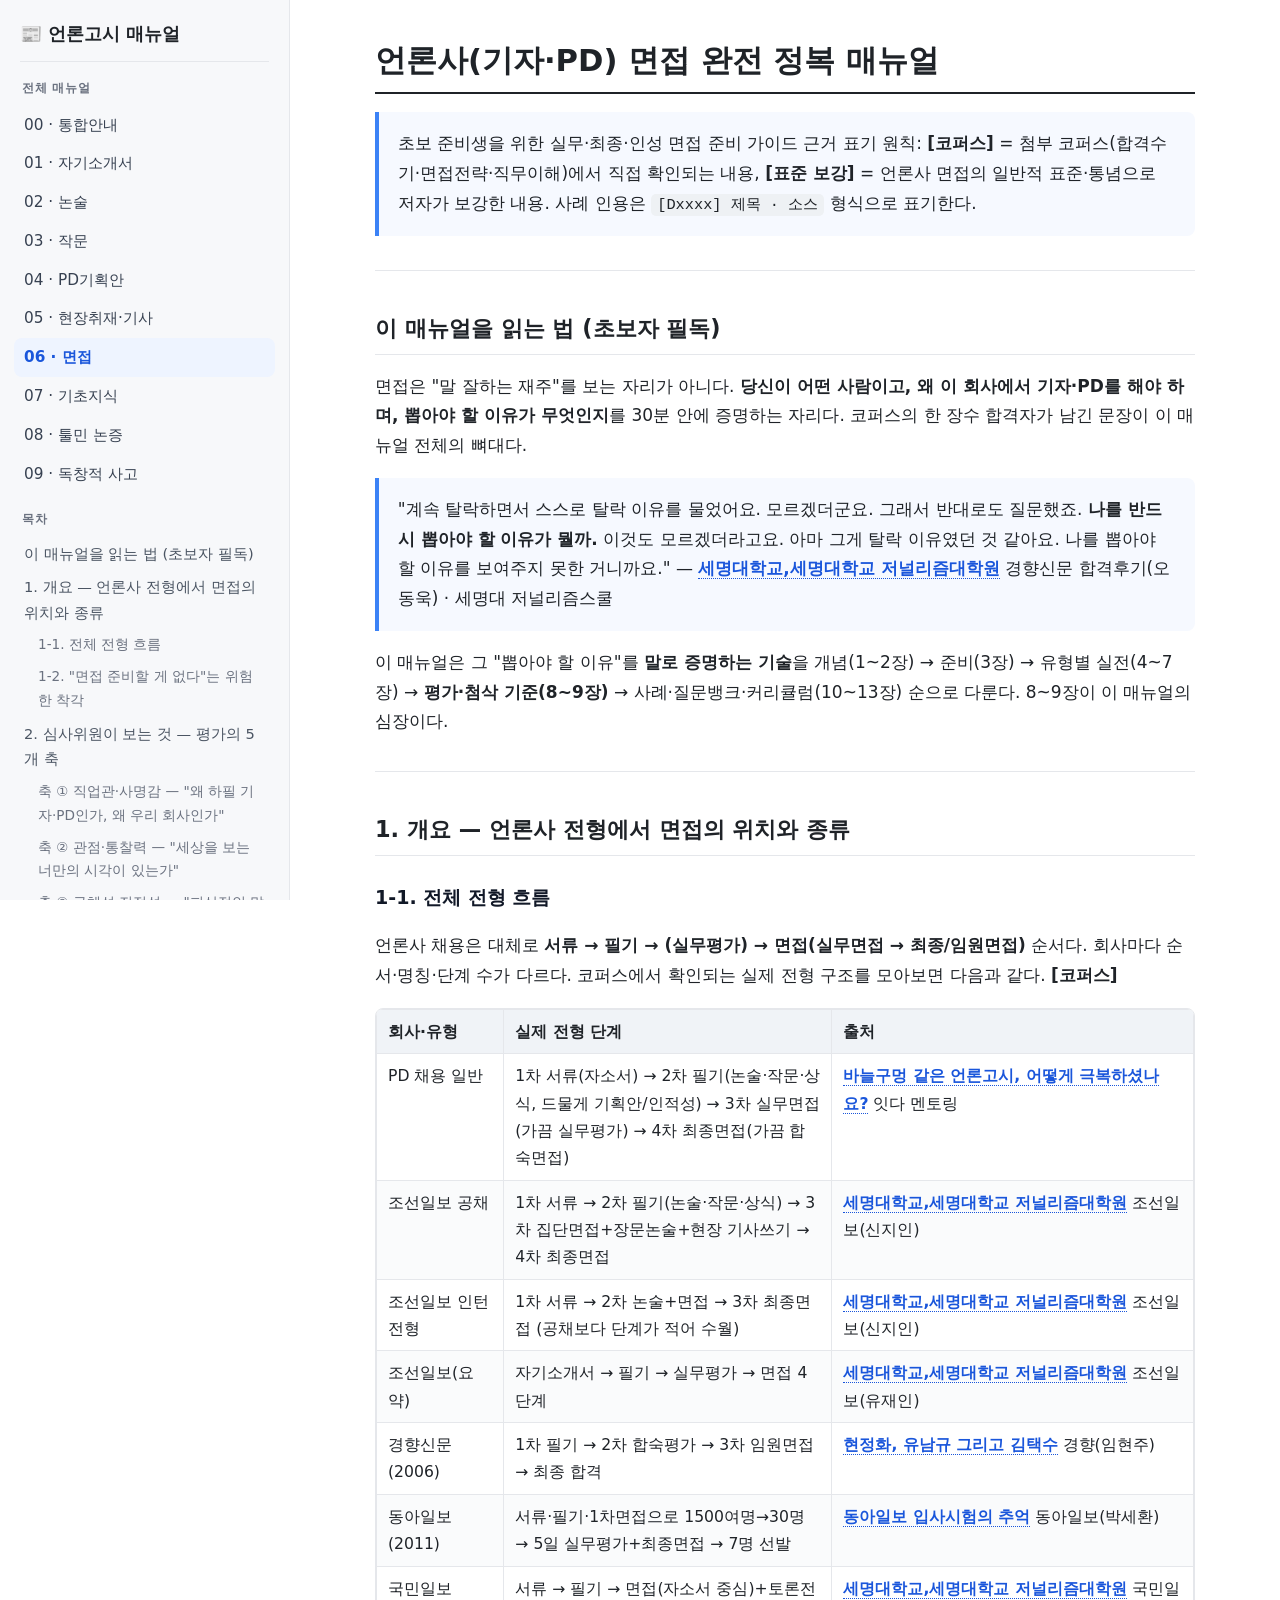
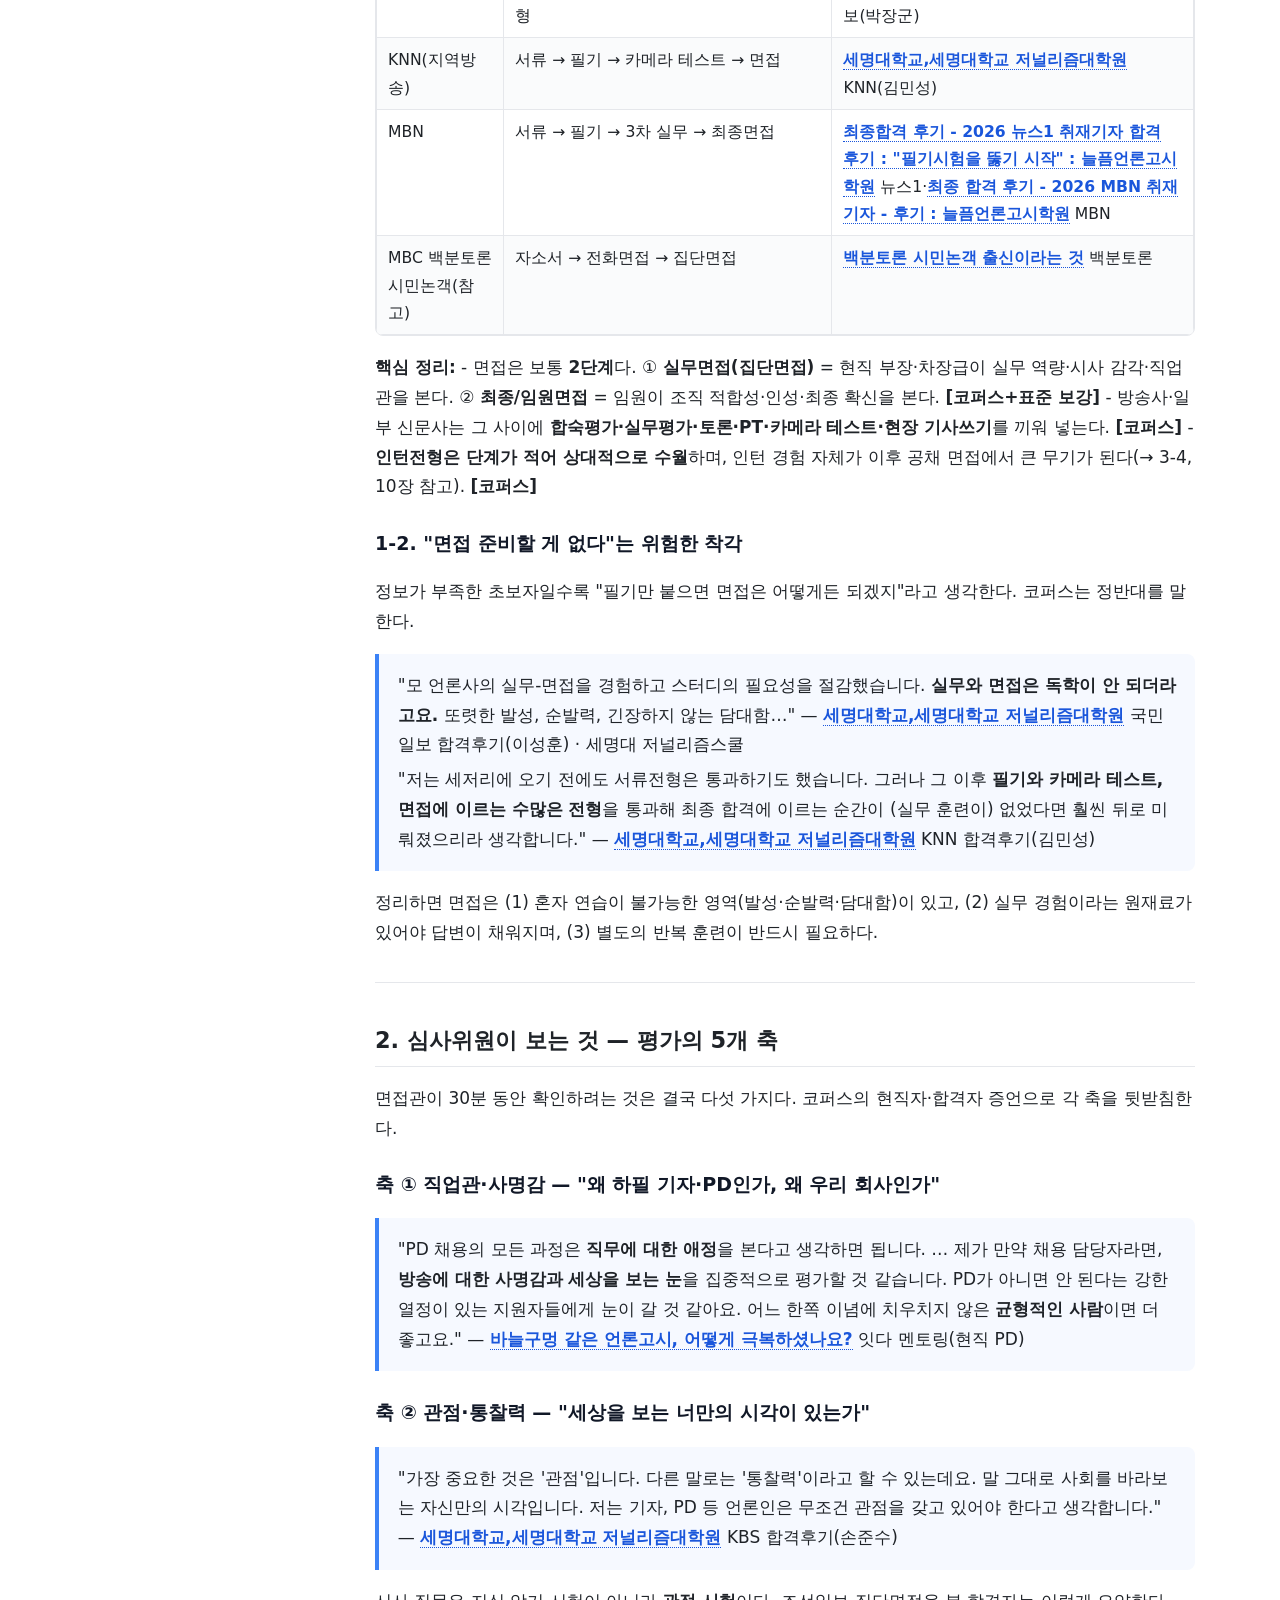
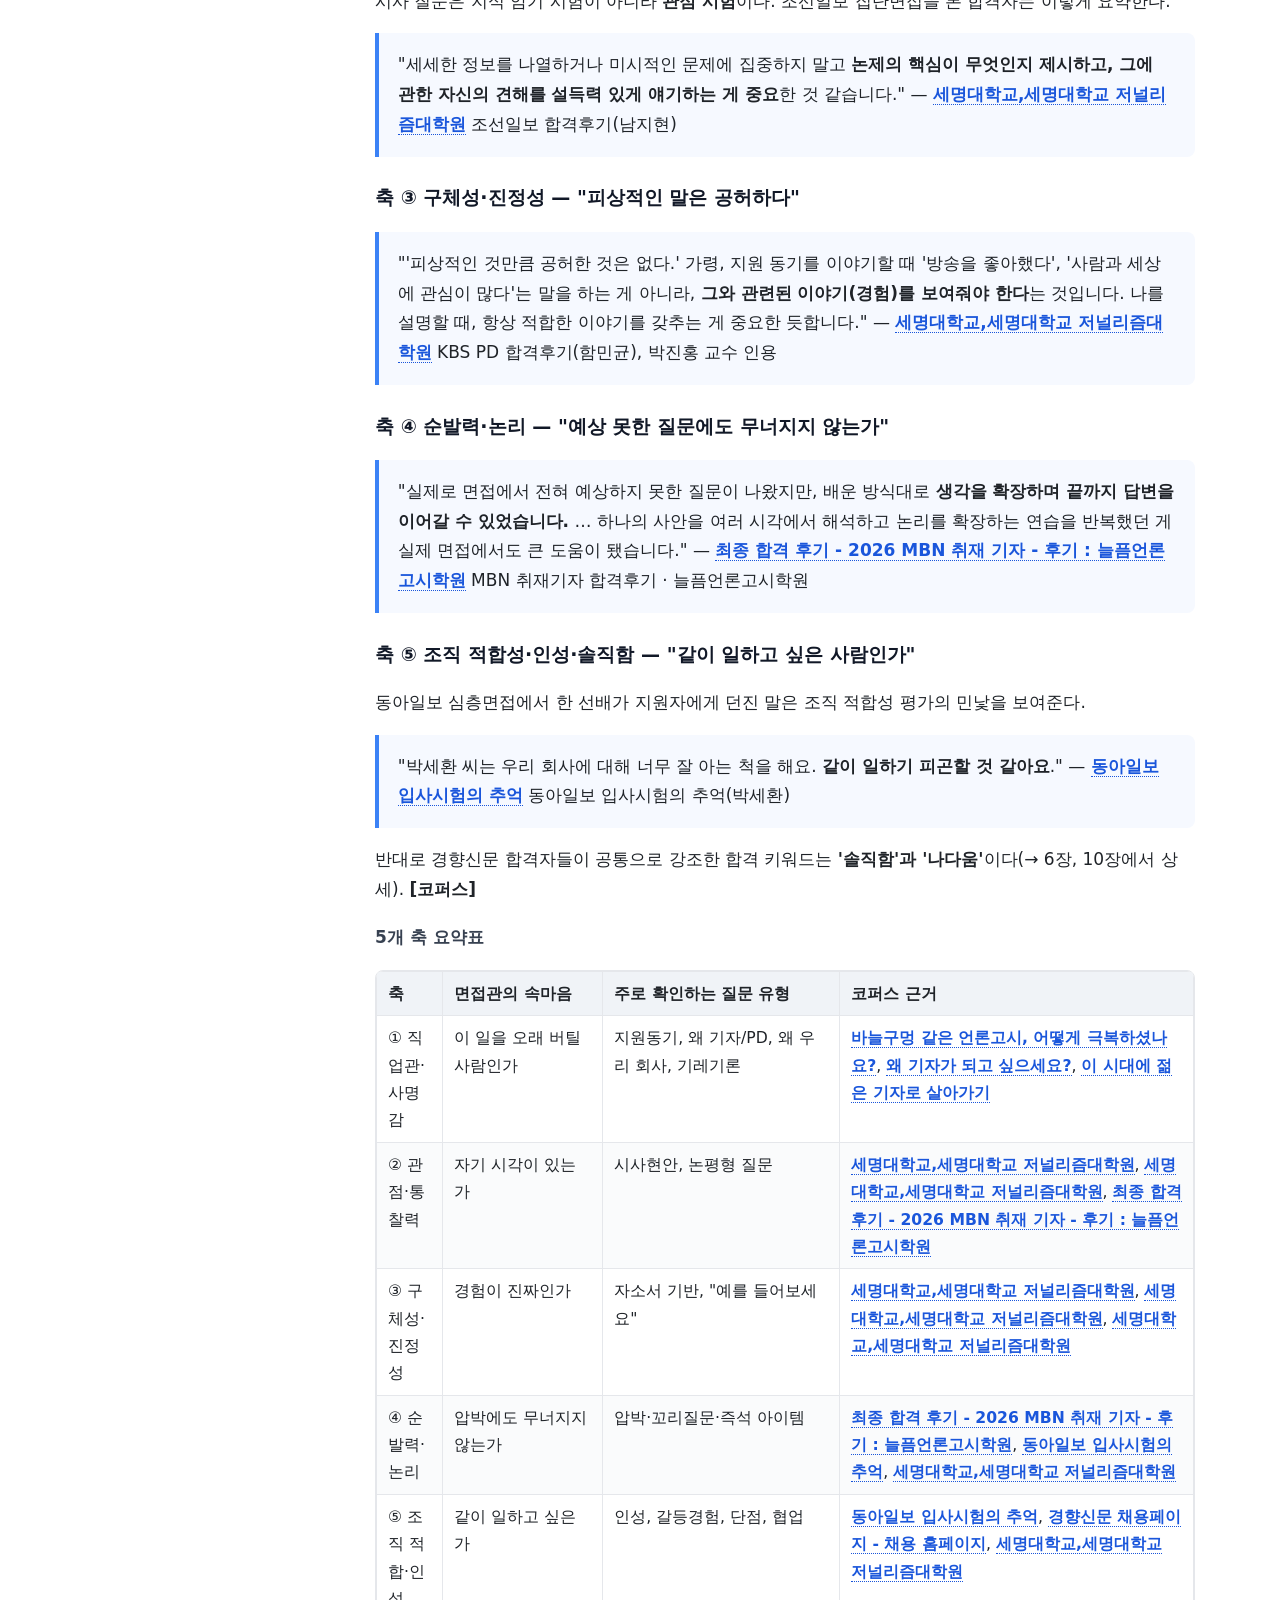
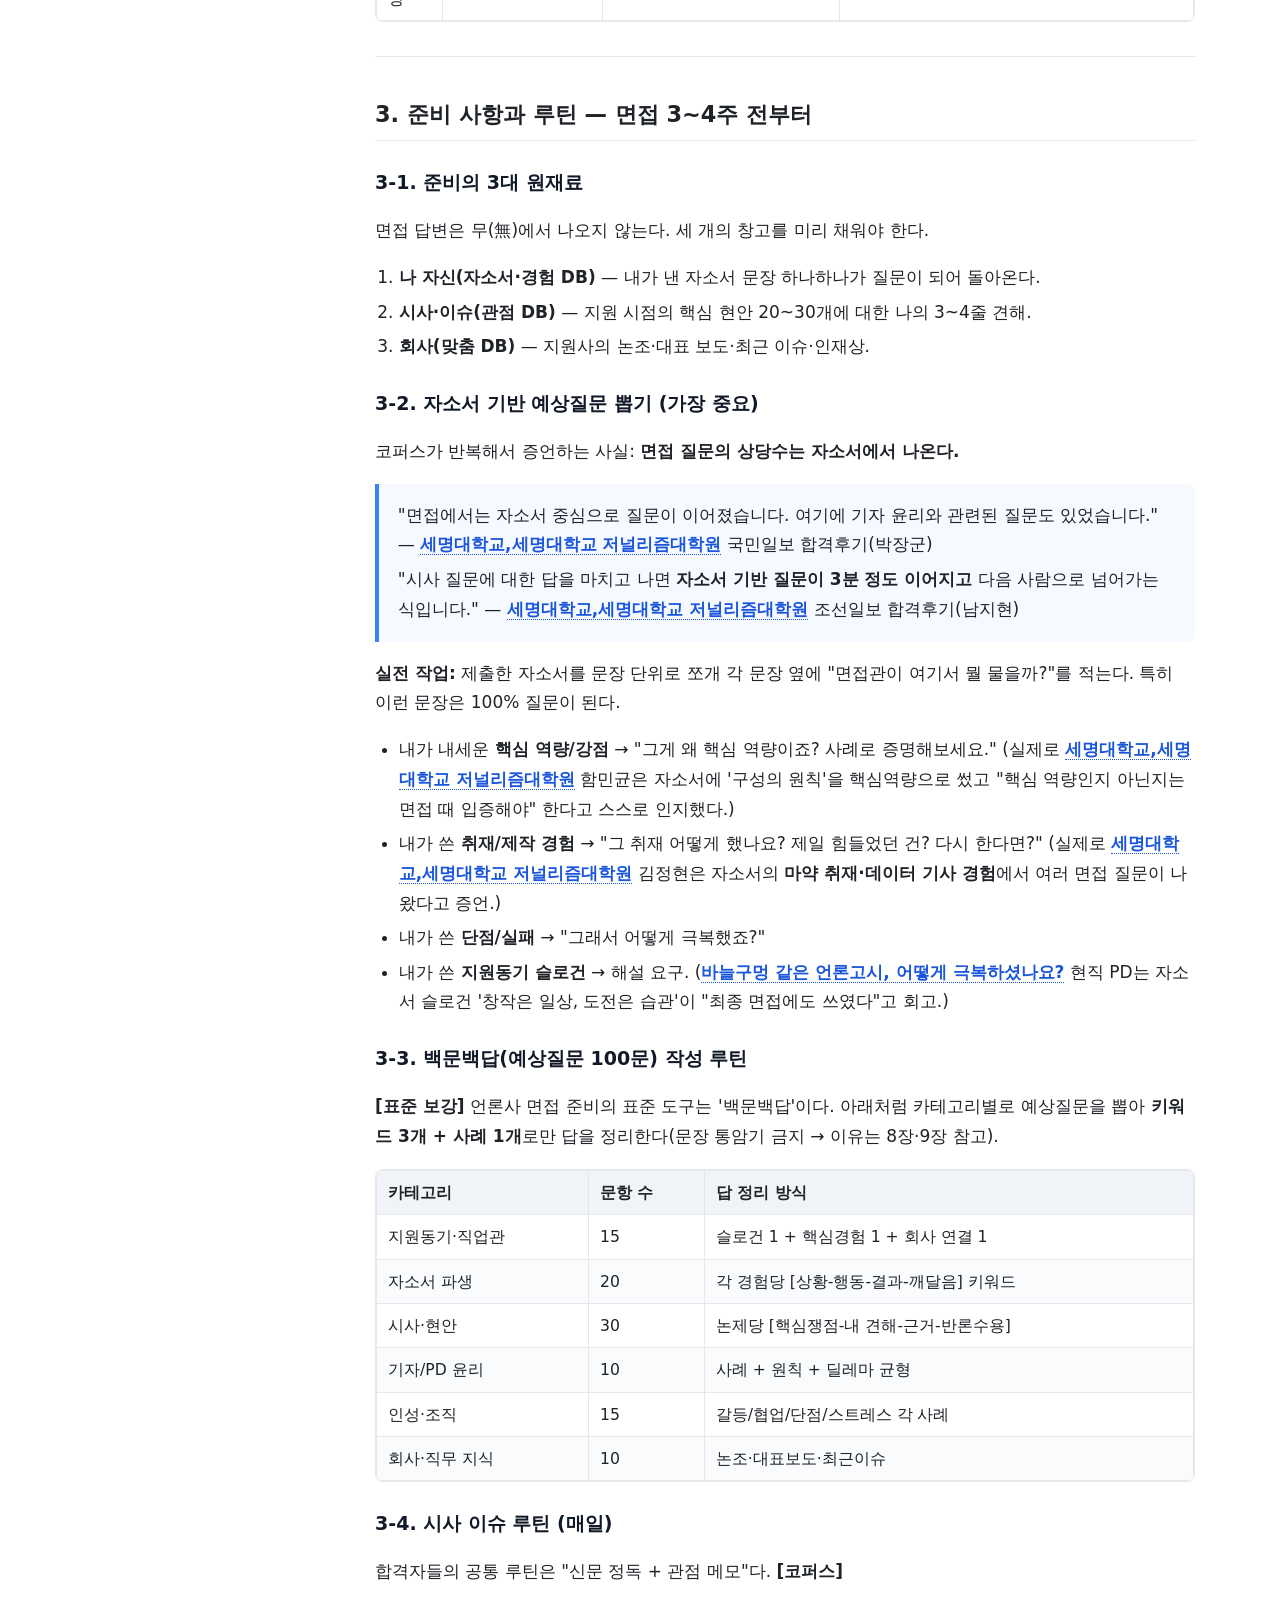
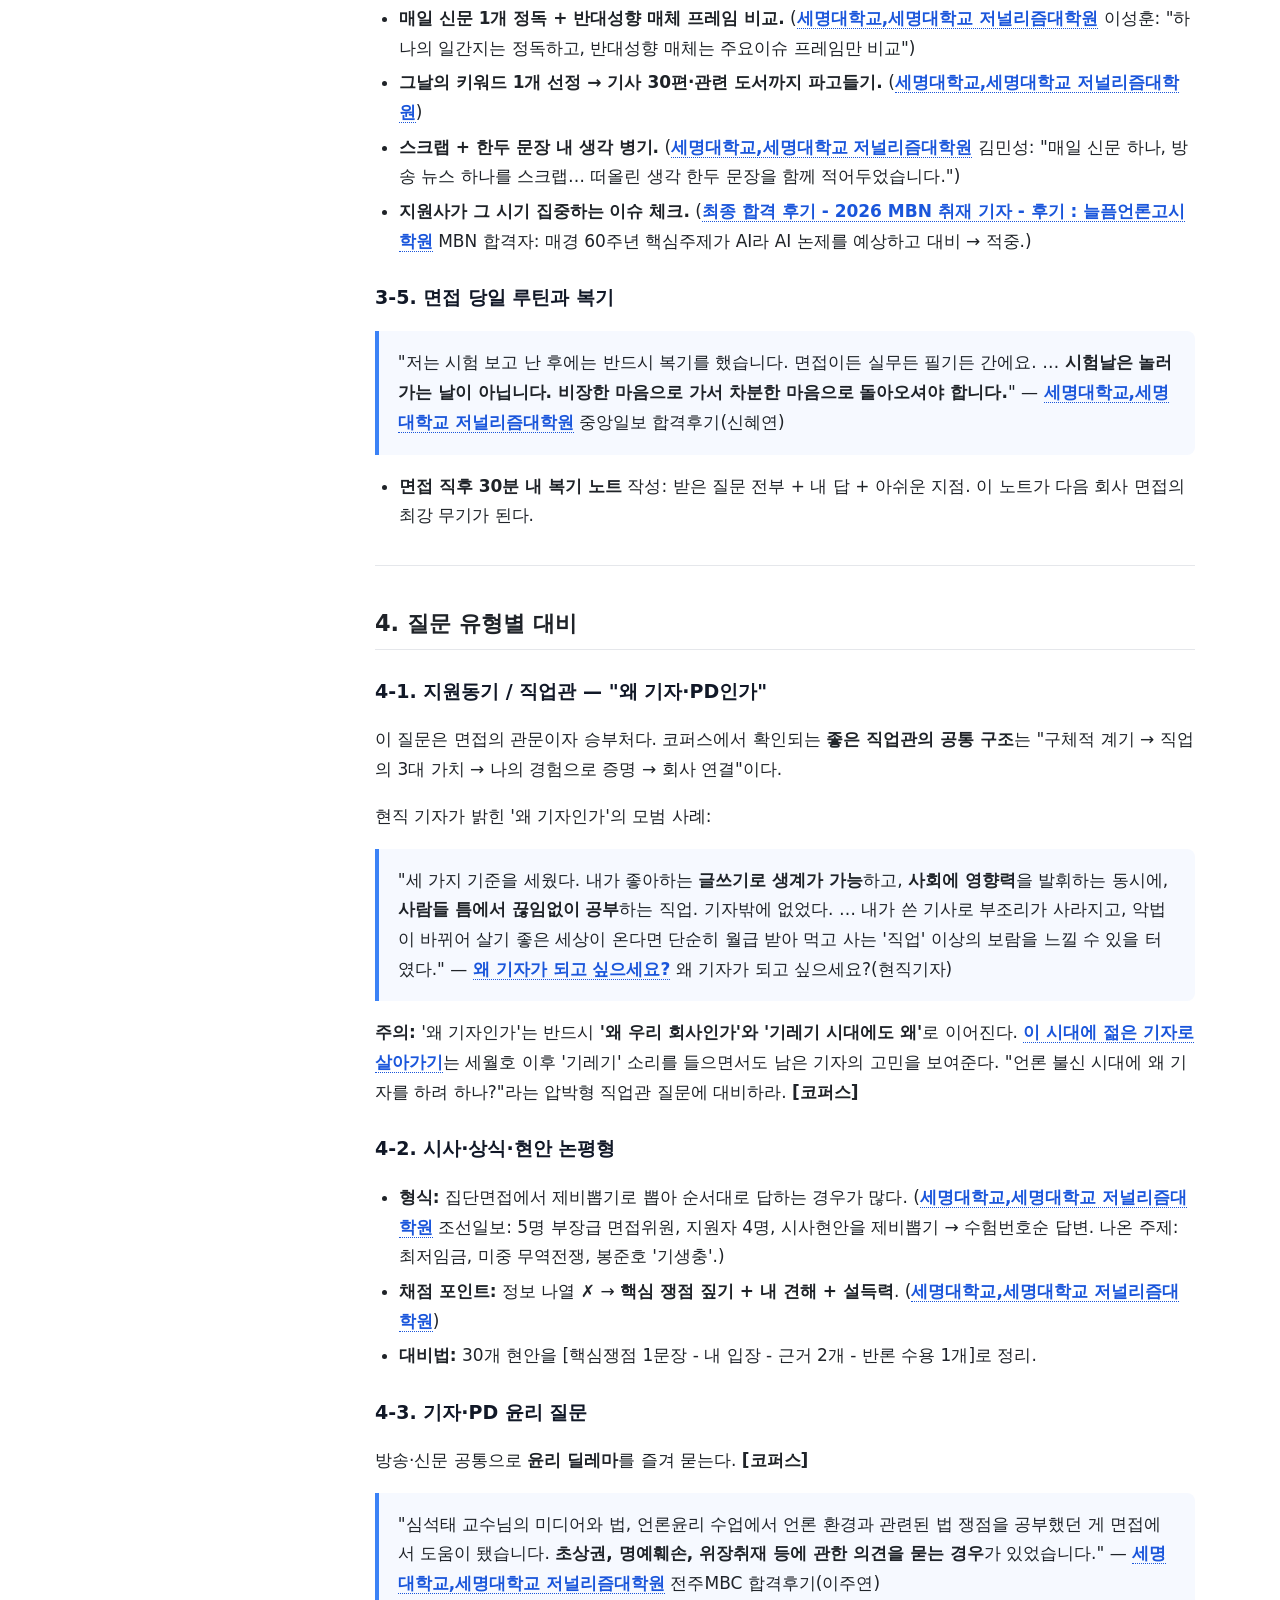
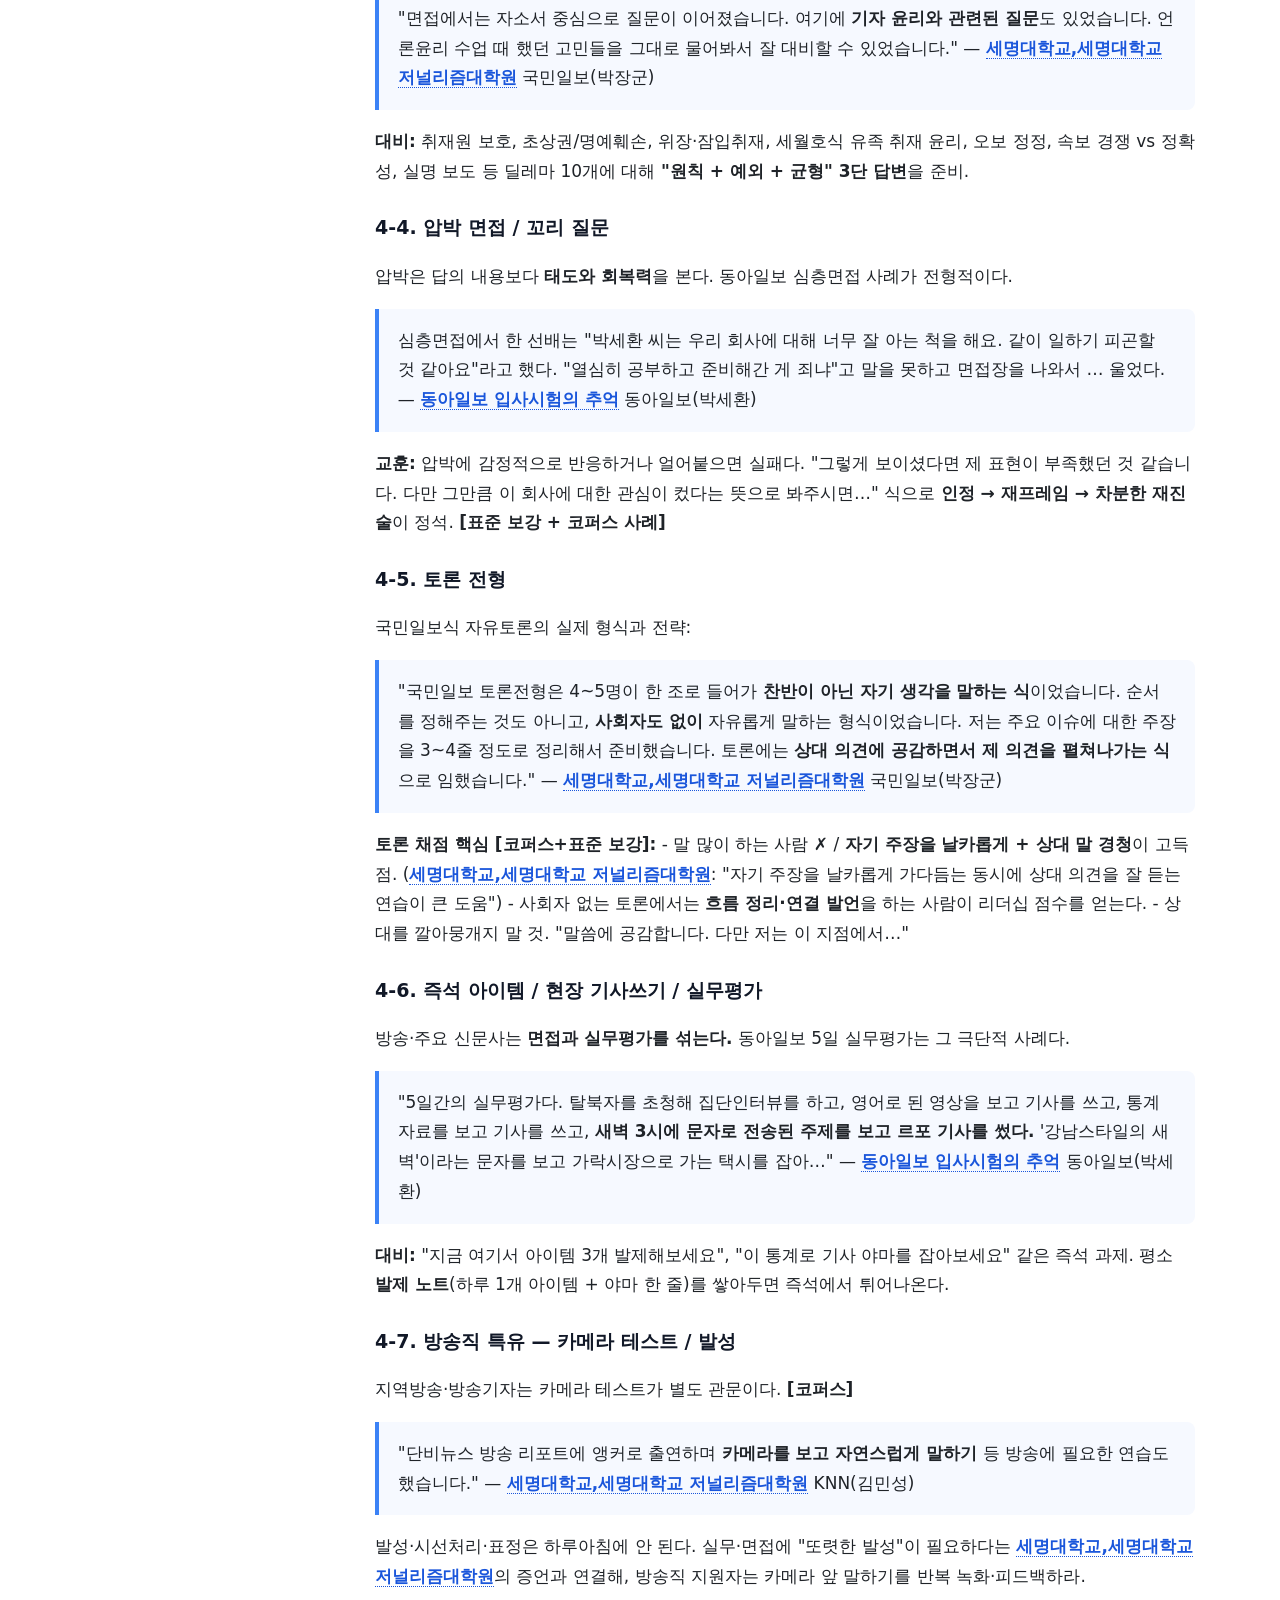
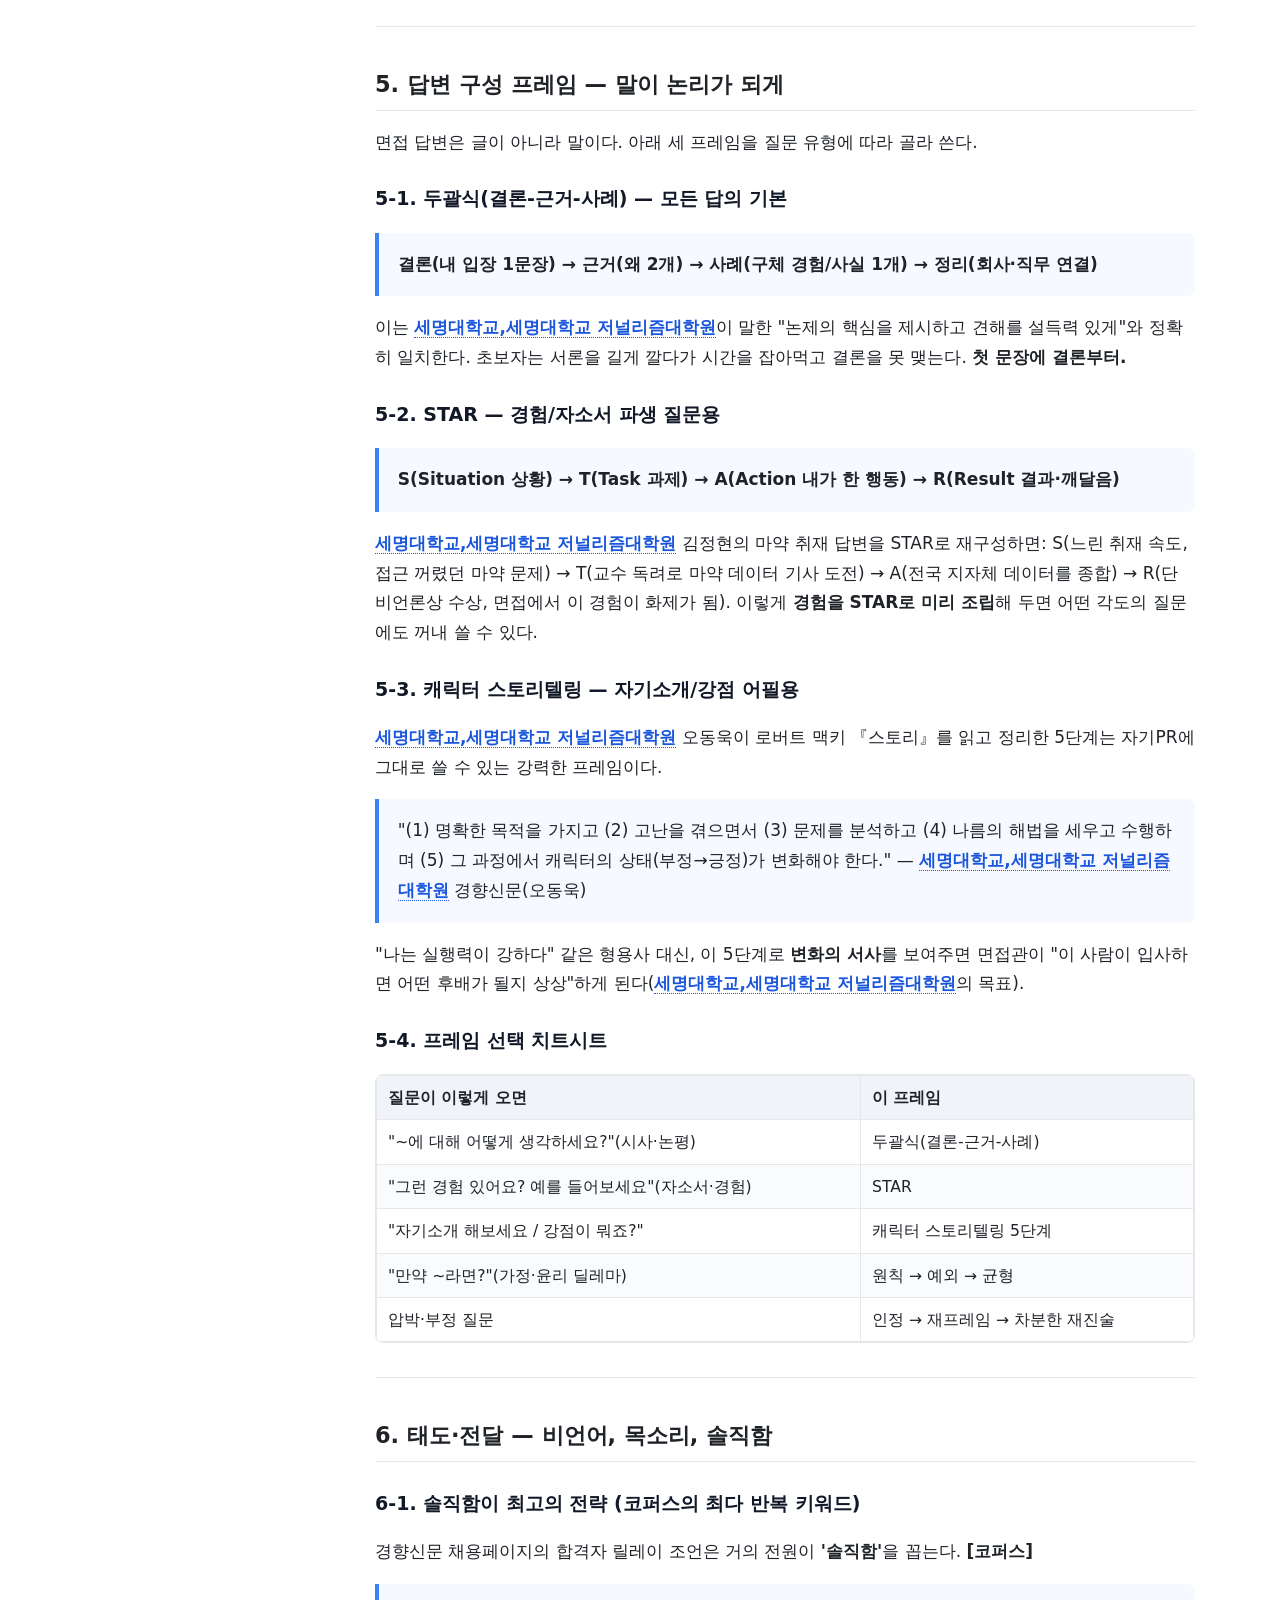
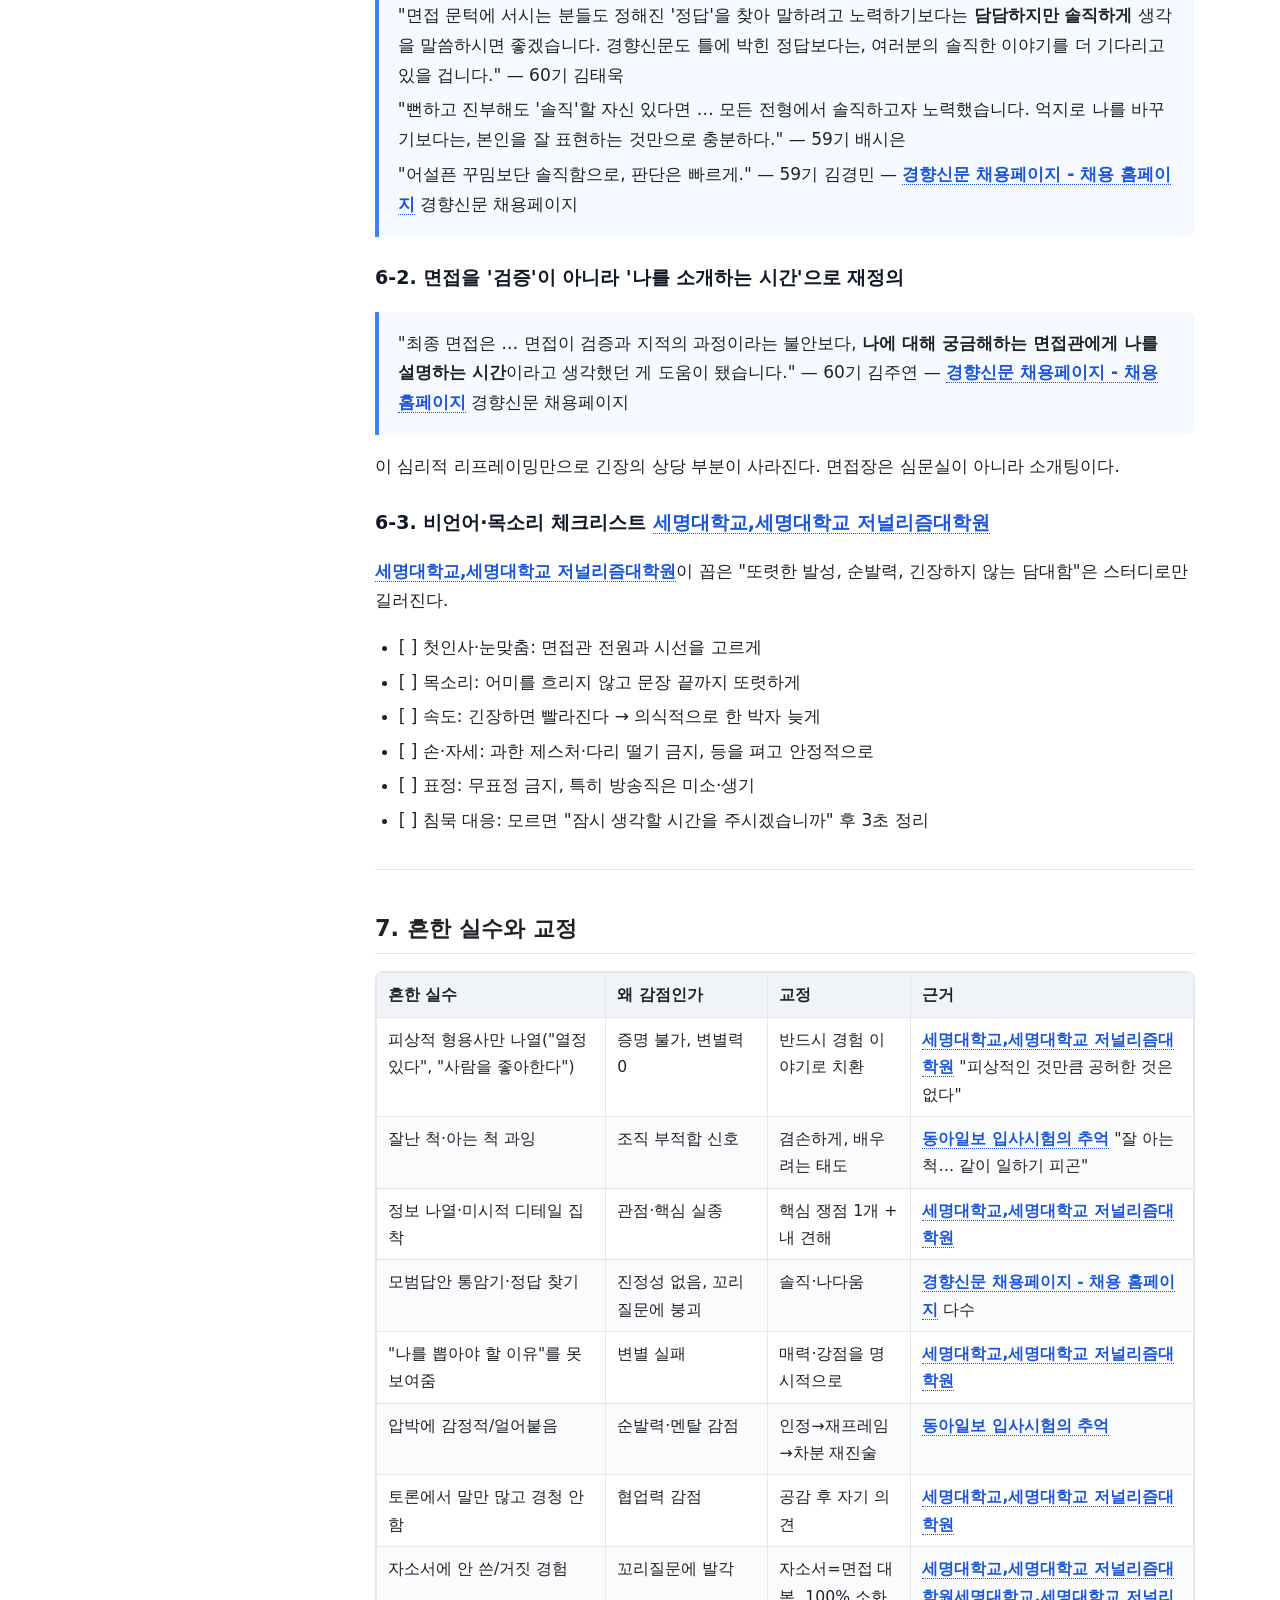
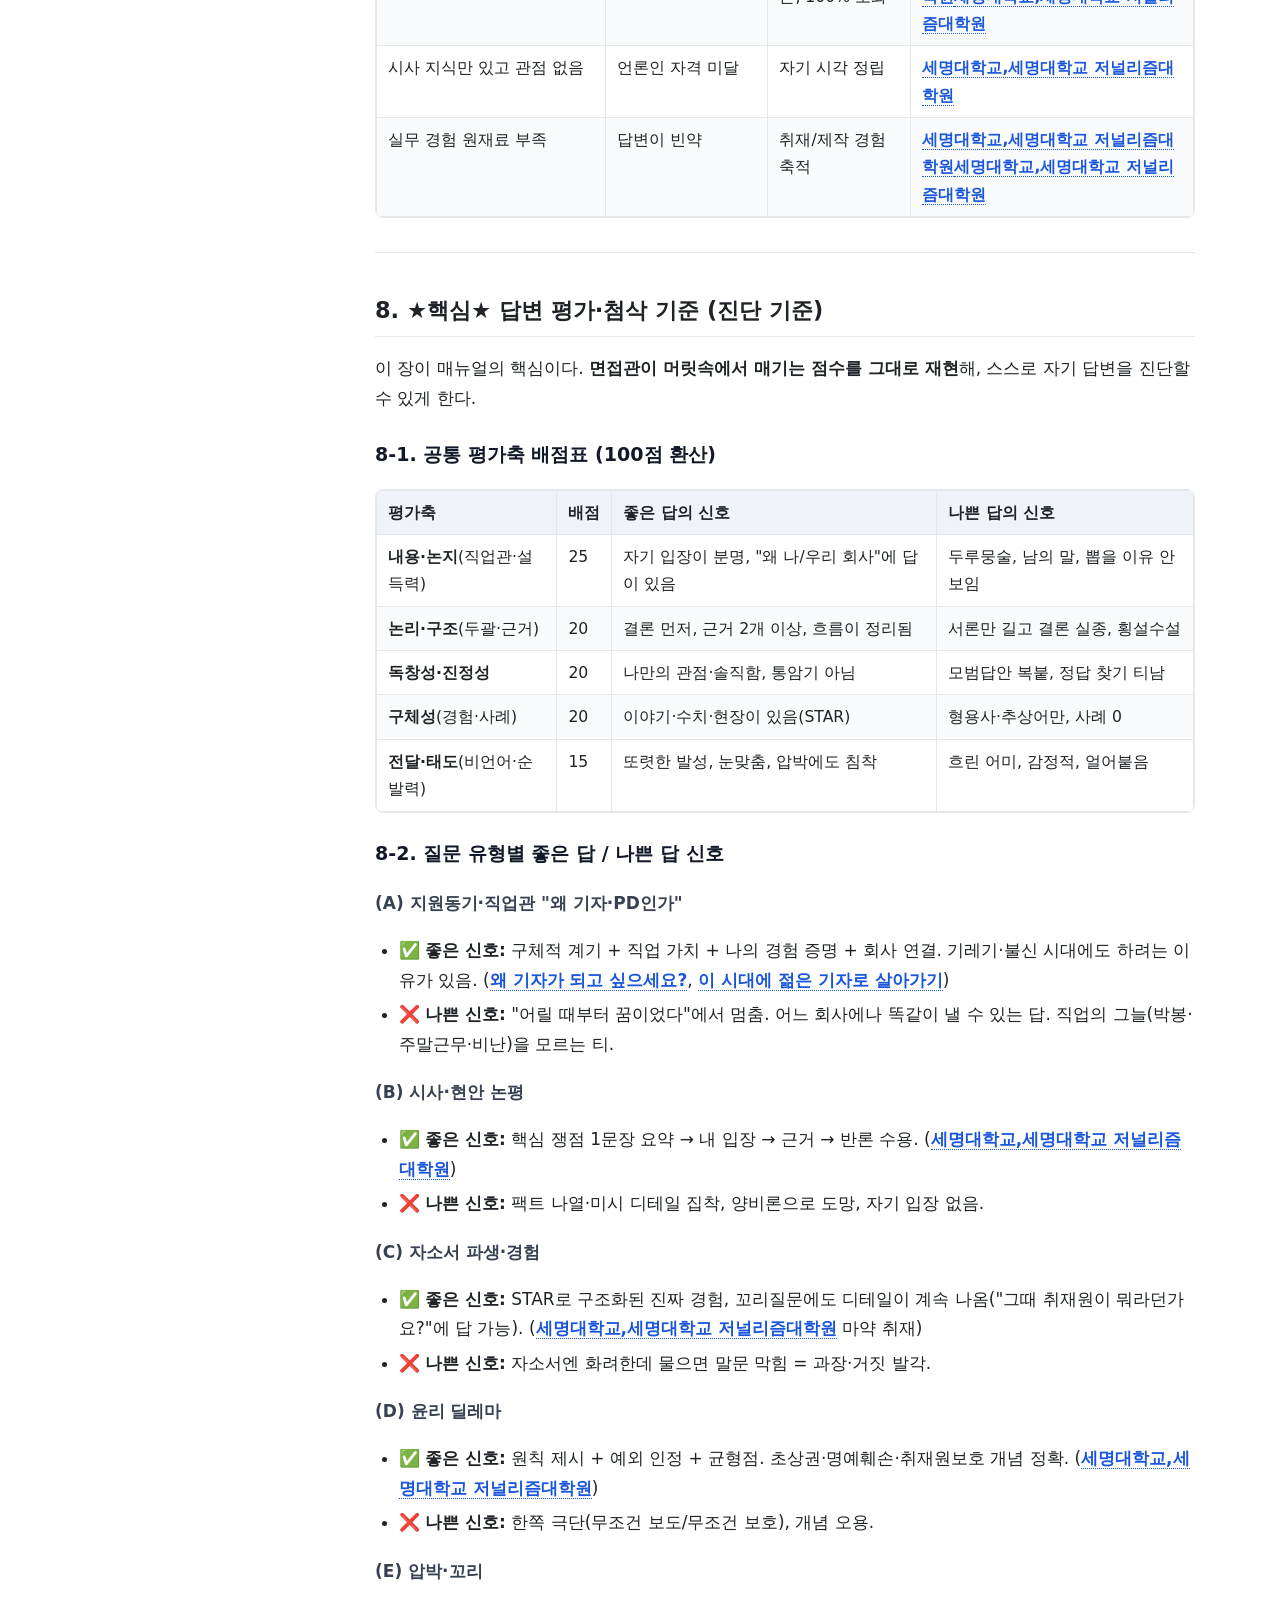
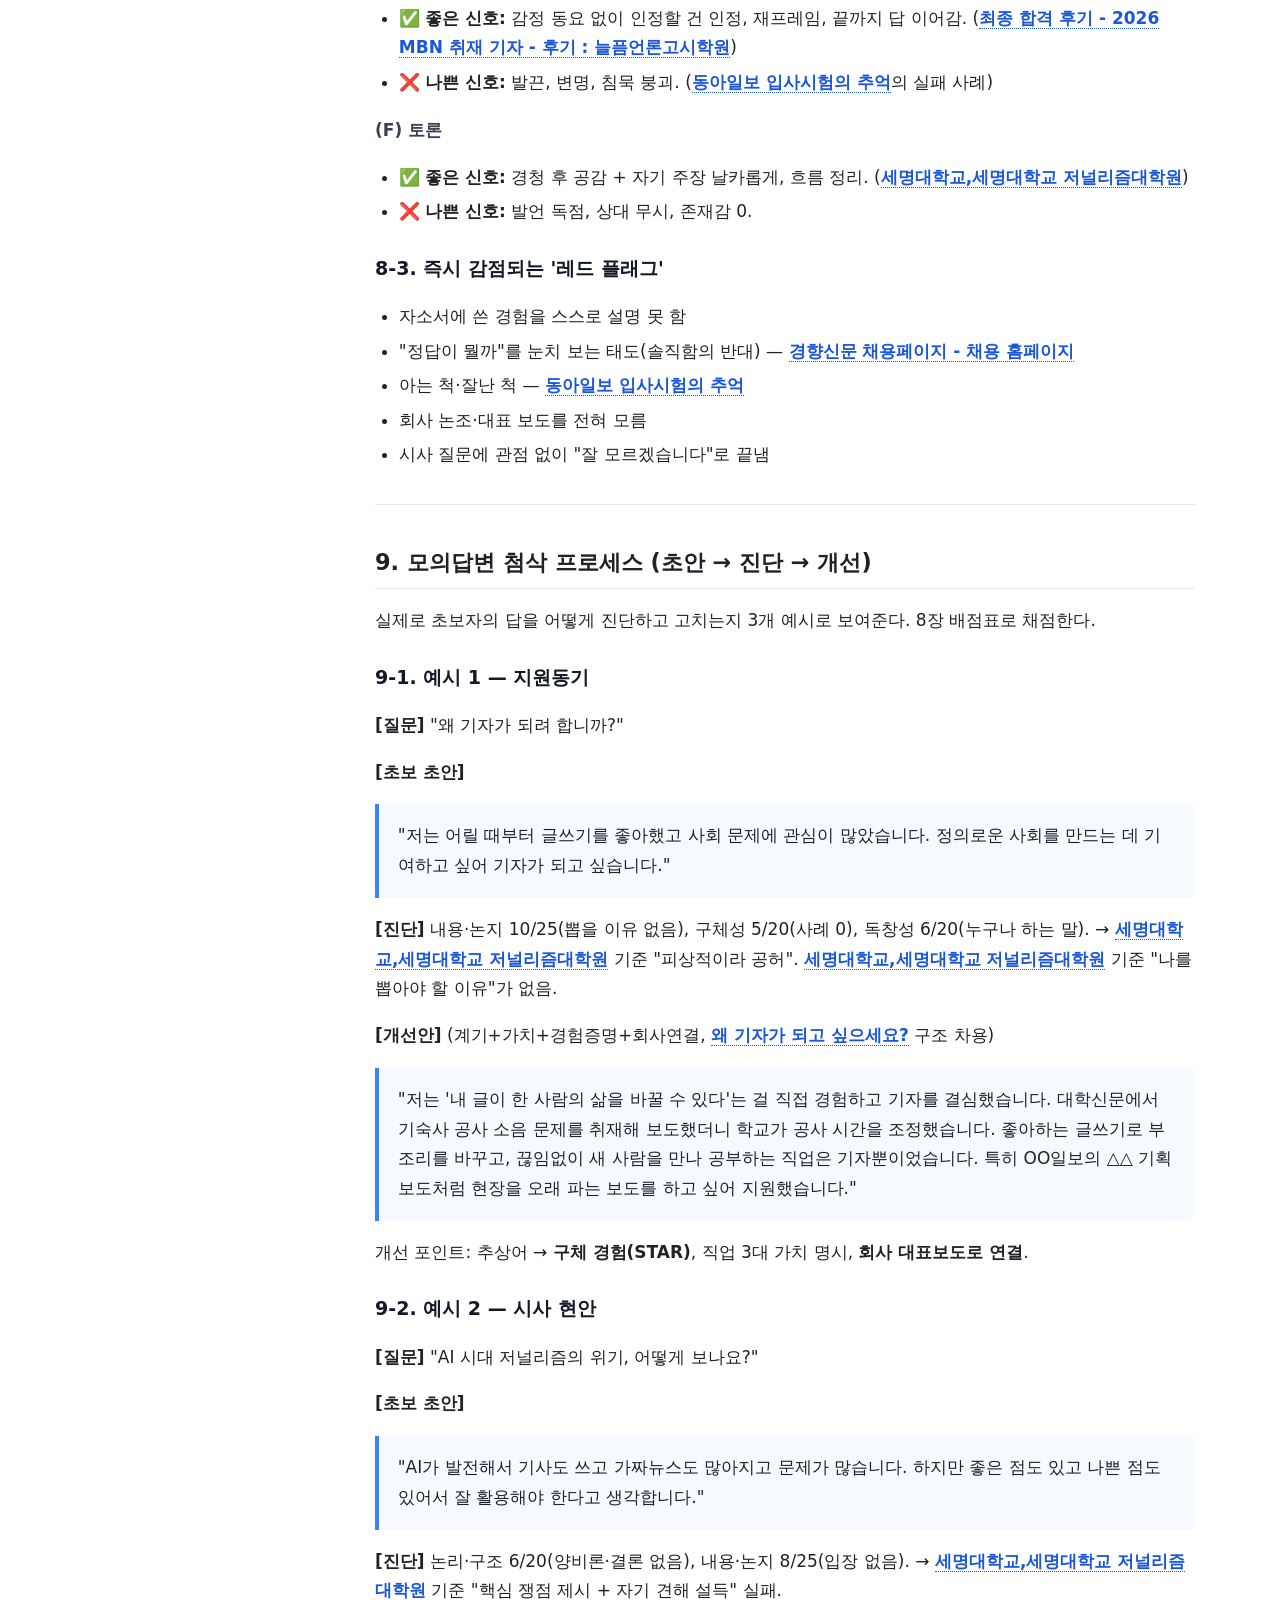
<file: 06_interview.html>
<!DOCTYPE html>
<html lang="ko">
<head>
<meta charset="utf-8">
<meta name="viewport" content="width=device-width, initial-scale=1">
<title>언론사(기자·PD) 면접 완전 정복 매뉴얼 · 언론고시 매뉴얼</title>
<link rel="stylesheet" href="assets/style.css">
</head>
<body>
<div class="topbar">
  <button id="menuBtn" aria-label="메뉴">☰</button>
  <span class="topbar-title">언론사(기자·PD) 면접 완전 정복 매뉴얼</span>
</div>
<div id="backdrop"></div>
<div class="wrap">
  <aside class="sidebar" id="sidebar">
    <a class="brand" href="index.html">📰 언론고시 매뉴얼</a>
    <nav class="manuals"><div class="nav-title">전체 매뉴얼</div>
<ul class="man-list">
<li><a class="" href="index.html">00 · 통합안내</a></li>
<li><a class="" href="01_cover_letter.html">01 · 자기소개서</a></li>
<li><a class="" href="02_essay.html">02 · 논술</a></li>
<li><a class="" href="03_composition.html">03 · 작문</a></li>
<li><a class="" href="04_pd_proposal.html">04 · PD기획안</a></li>
<li><a class="" href="05_reporting.html">05 · 현장취재·기사</a></li>
<li><a class="active" href="06_interview.html">06 · 면접</a></li>
<li><a class="" href="07_foundation.html">07 · 기초지식</a></li>
<li><a class="" href="08_toulmin.html">08 · 툴민 논증</a></li>
<li><a class="" href="09_creative_writing.html">09 · 독창적 사고</a></li>
</ul></nav>
    <nav class="toc"><div class="nav-title">목차</div>
<ul class="toc-list">
<li class="t2"><a href="#s1">이 매뉴얼을 읽는 법 (초보자 필독)</a></li>
<li class="t2"><a href="#s2">1. 개요 — 언론사 전형에서 면접의 위치와 종류</a></li>
<li class="t3"><a href="#s3">1-1. 전체 전형 흐름</a></li>
<li class="t3"><a href="#s4">1-2. &quot;면접 준비할 게 없다&quot;는 위험한 착각</a></li>
<li class="t2"><a href="#s5">2. 심사위원이 보는 것 — 평가의 5개 축</a></li>
<li class="t3"><a href="#s6">축 ① 직업관·사명감 — &quot;왜 하필 기자·PD인가, 왜 우리 회사인가&quot;</a></li>
<li class="t3"><a href="#s7">축 ② 관점·통찰력 — &quot;세상을 보는 너만의 시각이 있는가&quot;</a></li>
<li class="t3"><a href="#s8">축 ③ 구체성·진정성 — &quot;피상적인 말은 공허하다&quot;</a></li>
<li class="t3"><a href="#s9">축 ④ 순발력·논리 — &quot;예상 못한 질문에도 무너지지 않는가&quot;</a></li>
<li class="t3"><a href="#s10">축 ⑤ 조직 적합성·인성·솔직함 — &quot;같이 일하고 싶은 사람인가&quot;</a></li>
<li class="t2"><a href="#s11">3. 준비 사항과 루틴 — 면접 3~4주 전부터</a></li>
<li class="t3"><a href="#s12">3-1. 준비의 3대 원재료</a></li>
<li class="t3"><a href="#s13">3-2. 자소서 기반 예상질문 뽑기 (가장 중요)</a></li>
<li class="t3"><a href="#s14">3-3. 백문백답(예상질문 100문) 작성 루틴</a></li>
<li class="t3"><a href="#s15">3-4. 시사 이슈 루틴 (매일)</a></li>
<li class="t3"><a href="#s16">3-5. 면접 당일 루틴과 복기</a></li>
<li class="t2"><a href="#s17">4. 질문 유형별 대비</a></li>
<li class="t3"><a href="#s18">4-1. 지원동기 / 직업관 — &quot;왜 기자·PD인가&quot;</a></li>
<li class="t3"><a href="#s19">4-2. 시사·상식·현안 논평형</a></li>
<li class="t3"><a href="#s20">4-3. 기자·PD 윤리 질문</a></li>
<li class="t3"><a href="#s21">4-4. 압박 면접 / 꼬리 질문</a></li>
<li class="t3"><a href="#s22">4-5. 토론 전형</a></li>
<li class="t3"><a href="#s23">4-6. 즉석 아이템 / 현장 기사쓰기 / 실무평가</a></li>
<li class="t3"><a href="#s24">4-7. 방송직 특유 — 카메라 테스트 / 발성</a></li>
<li class="t2"><a href="#s25">5. 답변 구성 프레임 — 말이 논리가 되게</a></li>
<li class="t3"><a href="#s26">5-1. 두괄식(결론-근거-사례) — 모든 답의 기본</a></li>
<li class="t3"><a href="#s27">5-2. STAR — 경험/자소서 파생 질문용</a></li>
<li class="t3"><a href="#s28">5-3. 캐릭터 스토리텔링 — 자기소개/강점 어필용</a></li>
<li class="t3"><a href="#s29">5-4. 프레임 선택 치트시트</a></li>
<li class="t2"><a href="#s30">6. 태도·전달 — 비언어, 목소리, 솔직함</a></li>
<li class="t3"><a href="#s31">6-1. 솔직함이 최고의 전략 (코퍼스의 최다 반복 키워드)</a></li>
<li class="t3"><a href="#s32">6-2. 면접을 &#x27;검증&#x27;이 아니라 &#x27;나를 소개하는 시간&#x27;으로 재정의</a></li>
<li class="t3"><a href="#s33">6-3. 비언어·목소리 체크리스트세명대학교,세명대학교 저널리즘대학원</a></li>
<li class="t2"><a href="#s34">7. 흔한 실수와 교정</a></li>
<li class="t2"><a href="#s35">8. ★핵심★ 답변 평가·첨삭 기준 (진단 기준)</a></li>
<li class="t3"><a href="#s36">8-1. 공통 평가축 배점표 (100점 환산)</a></li>
<li class="t3"><a href="#s37">8-2. 질문 유형별 좋은 답 / 나쁜 답 신호</a></li>
<li class="t3"><a href="#s38">8-3. 즉시 감점되는 &#x27;레드 플래그&#x27;</a></li>
<li class="t2"><a href="#s39">9. 모의답변 첨삭 프로세스 (초안 → 진단 → 개선)</a></li>
<li class="t3"><a href="#s40">9-1. 예시 1 — 지원동기</a></li>
<li class="t3"><a href="#s41">9-2. 예시 2 — 시사 현안</a></li>
<li class="t3"><a href="#s42">9-3. 예시 3 — 자소서 파생</a></li>
<li class="t3"><a href="#s43">9-4. 자가 첨삭 5단계 루틴</a></li>
<li class="t2"><a href="#s44">10. 사례 분석 (코퍼스 면접 후기 심층 해설)</a></li>
<li class="t3"><a href="#s45">사례 1 —세명대학교,세명대학교 저널리즘대학원조선일보 집단면접의 실체(남지현)</a></li>
<li class="t3"><a href="#s46">사례 2 —동아일보 입사시험의 추억동아일보 5일 실무평가+심층면접(박세환)</a></li>
<li class="t3"><a href="#s47">사례 3 —세명대학교,세명대학교 저널리즘대학원세명대학교,세명대학교 저널리즘대학원KBS 김정현 — 경험이 곧 면접 무기</a></li>
<li class="t3"><a href="#s48">사례 4 —경향신문 채용페이지 - 채용 홈페이지경향신문 합격자 릴레이 조언 — &#x27;솔직·나다움&#x27;</a></li>
<li class="t3"><a href="#s49">사례 5 —바늘구멍 같은 언론고시, 어떻게 극복하셨나요?현직 PD가 밝힌 PD 채용 관점</a></li>
<li class="t3"><a href="#s50">보조 사례 — 학원·스터디의 역할</a></li>
<li class="t2"><a href="#s51">11. 자주 나오는 질문 뱅크 (직군 공통 + 기자/PD별) — 100선</a></li>
<li class="t3"><a href="#s52">A. 지원동기·직업관 (1~15)</a></li>
<li class="t3"><a href="#s53">B. 자소서·경험 파생 (16~35)</a></li>
<li class="t3"><a href="#s54">C. 시사·현안 (36~60) ★세명대학교,세명대학교 저널리즘대학원제비뽑기형</a></li>
<li class="t3"><a href="#s55">D. 기자/PD 윤리 (61~70) ★세명대학교,세명대학교 저널리즘대학원세명대학교,세명대학교 저널리즘대학원</a></li>
<li class="t3"><a href="#s56">E. 압박·순발력 (71~80)</a></li>
<li class="t3"><a href="#s57">F. 토론 전형 (81~85) ★세명대학교,세명대학교 저널리즘대학원</a></li>
<li class="t3"><a href="#s58">G. 방송직·PD 특화 (86~93)</a></li>
<li class="t3"><a href="#s59">H. 신문·취재기자 특화 (94~100)</a></li>
<li class="t2"><a href="#s60">12. 연습 커리큘럼 — 스터디 모의면접 8주 플랜</a></li>
<li class="t3"><a href="#s61">12-1. 스터디 구성 원칙</a></li>
<li class="t3"><a href="#s62">12-2. 8주 커리큘럼</a></li>
<li class="t3"><a href="#s63">12-3. 매 회차 첨삭 프로토콜</a></li>
<li class="t2"><a href="#s64">13. Q&amp;A</a></li>
<li class="t2"><a href="#s65">14. 추천 자료</a></li>
<li class="t3"><a href="#s66">코퍼스 내 필독 (면접 직결)</a></li>
<li class="t3"><a href="#s67">코퍼스가 언급한 외부 자료·경로</a></li>
<li class="t3"><a href="#s68">표준 보강 권장 (코퍼스 밖 일반 자료) [표준 보강]</a></li>
<li class="t3"><a href="#s69">부록: 면접 D-1 자가진단 체크리스트</a></li>
</ul></nav>
  </aside>
  <main class="main">
    <header class="page-head"><h1>언론사(기자·PD) 면접 완전 정복 매뉴얼</h1></header>
    <article class="content">
<blockquote>
<p>초보 준비생을 위한 실무·최종·인성 면접 준비 가이드
근거 표기 원칙: <strong>[코퍼스]</strong> = 첨부 코퍼스(합격수기·면접전략·직무이해)에서 직접 확인되는 내용, <strong>[표준 보강]</strong> = 언론사 면접의 일반적 표준·통념으로 저자가 보강한 내용. 사례 인용은 <code>[Dxxxx] 제목 · 소스</code> 형식으로 표기한다.</p>
</blockquote>
<hr/>
<h2 id="s1">이 매뉴얼을 읽는 법 (초보자 필독)</h2>
<p>면접은 "말 잘하는 재주"를 보는 자리가 아니다. <strong>당신이 어떤 사람이고, 왜 이 회사에서 기자·PD를 해야 하며, 뽑아야 할 이유가 무엇인지</strong>를 30분 안에 증명하는 자리다. 코퍼스의 한 장수 합격자가 남긴 문장이 이 매뉴얼 전체의 뼈대다.</p>
<blockquote>
<p>"계속 탈락하면서 스스로 탈락 이유를 물었어요. 모르겠더군요. 그래서 반대로도 질문했죠. <strong>나를 반드시 뽑아야 할 이유가 뭘까.</strong> 이것도 모르겠더라고요. 아마 그게 탈락 이유였던 것 같아요. 나를 뽑아야 할 이유를 보여주지 못한 거니까요."
— <a class="ref" data-id="D0277" title="원문 보기: 세명대학교,세명대학교 저널리즘대학원">세명대학교,세명대학교 저널리즘대학원</a> 경향신문 합격후기(오동욱) · 세명대 저널리즘스쿨</p>
</blockquote>
<p>이 매뉴얼은 그 "뽑아야 할 이유"를 <strong>말로 증명하는 기술</strong>을 개념(1~2장) → 준비(3장) → 유형별 실전(4~7장) → <strong>평가·첨삭 기준(8~9장)</strong> → 사례·질문뱅크·커리큘럼(10~13장) 순으로 다룬다. 8~9장이 이 매뉴얼의 심장이다.</p>
<hr/>
<h2 id="s2">1. 개요 — 언론사 전형에서 면접의 위치와 종류</h2>
<h3 id="s3">1-1. 전체 전형 흐름</h3>
<p>언론사 채용은 대체로 <strong>서류 → 필기 → (실무평가) → 면접(실무면접 → 최종/임원면접)</strong> 순서다. 회사마다 순서·명칭·단계 수가 다르다. 코퍼스에서 확인되는 실제 전형 구조를 모아보면 다음과 같다. <strong>[코퍼스]</strong></p>
<div class="tw"><table>
<thead>
<tr>
<th>회사·유형</th>
<th>실제 전형 단계</th>
<th>출처</th>
</tr>
</thead>
<tbody>
<tr>
<td>PD 채용 일반</td>
<td>1차 서류(자소서) → 2차 필기(논술·작문·상식, 드물게 기획안/인적성) → 3차 실무면접(가끔 실무평가) → 4차 최종면접(가끔 합숙면접)</td>
<td><a class="ref" data-id="D0224" title="원문 보기: 바늘구멍 같은 언론고시, 어떻게 극복하셨나요?">바늘구멍 같은 언론고시, 어떻게 극복하셨나요?</a> 잇다 멘토링</td>
</tr>
<tr>
<td>조선일보 공채</td>
<td>1차 서류 → 2차 필기(논술·작문·상식) → 3차 집단면접+장문논술+현장 기사쓰기 → 4차 최종면접</td>
<td><a class="ref" data-id="D0266" title="원문 보기: 세명대학교,세명대학교 저널리즘대학원">세명대학교,세명대학교 저널리즘대학원</a> 조선일보(신지인)</td>
</tr>
<tr>
<td>조선일보 인턴전형</td>
<td>1차 서류 → 2차 논술+면접 → 3차 최종면접 (공채보다 단계가 적어 수월)</td>
<td><a class="ref" data-id="D0266" title="원문 보기: 세명대학교,세명대학교 저널리즘대학원">세명대학교,세명대학교 저널리즘대학원</a> 조선일보(신지인)</td>
</tr>
<tr>
<td>조선일보(요약)</td>
<td>자기소개서 → 필기 → 실무평가 → 면접 4단계</td>
<td><a class="ref" data-id="D0274" title="원문 보기: 세명대학교,세명대학교 저널리즘대학원">세명대학교,세명대학교 저널리즘대학원</a> 조선일보(유재인)</td>
</tr>
<tr>
<td>경향신문(2006)</td>
<td>1차 필기 → 2차 합숙평가 → 3차 임원면접 → 최종 합격</td>
<td><a class="ref" data-id="D0168" title="원문 보기: 현정화, 유남규 그리고 김택수">현정화, 유남규 그리고 김택수</a> 경향(임현주)</td>
</tr>
<tr>
<td>동아일보(2011)</td>
<td>서류·필기·1차면접으로 1500여명→30명 → 5일 실무평가+최종면접 → 7명 선발</td>
<td><a class="ref" data-id="D0145" title="원문 보기: 동아일보 입사시험의 추억">동아일보 입사시험의 추억</a> 동아일보(박세환)</td>
</tr>
<tr>
<td>국민일보</td>
<td>서류 → 필기 → 면접(자소서 중심)+토론전형</td>
<td><a class="ref" data-id="D0296" title="원문 보기: 세명대학교,세명대학교 저널리즘대학원">세명대학교,세명대학교 저널리즘대학원</a> 국민일보(박장군)</td>
</tr>
<tr>
<td>KNN(지역방송)</td>
<td>서류 → 필기 → 카메라 테스트 → 면접</td>
<td><a class="ref" data-id="D0292" title="원문 보기: 세명대학교,세명대학교 저널리즘대학원">세명대학교,세명대학교 저널리즘대학원</a> KNN(김민성)</td>
</tr>
<tr>
<td>MBN</td>
<td>서류 → 필기 → 3차 실무 → 최종면접</td>
<td><a class="ref" data-id="D0239" title='원문 보기: 최종합격 후기 - 2026 뉴스1 취재기자 합격 후기 : "필기시험을 뚫기 시작" : 늘픔언론고시학원'>최종합격 후기 - 2026 뉴스1 취재기자 합격 후기 : "필기시험을 뚫기 시작" : 늘픔언론고시학원</a> 뉴스1·<a class="ref" data-id="D0235" title="원문 보기: 최종 합격 후기 - 2026 MBN 취재 기자 - 후기 : 늘픔언론고시학원">최종 합격 후기 - 2026 MBN 취재 기자 - 후기 : 늘픔언론고시학원</a> MBN</td>
</tr>
<tr>
<td>MBC 백분토론 시민논객(참고)</td>
<td>자소서 → 전화면접 → 집단면접</td>
<td><a class="ref" data-id="D0153" title="원문 보기: 백분토론 시민논객 출신이라는 것">백분토론 시민논객 출신이라는 것</a> 백분토론</td>
</tr>
</tbody>
</table></div>
<p><strong>핵심 정리:</strong>
- 면접은 보통 <strong>2단계</strong>다. ① <strong>실무면접(집단면접)</strong> = 현직 부장·차장급이 실무 역량·시사 감각·직업관을 본다. ② <strong>최종/임원면접</strong> = 임원이 조직 적합성·인성·최종 확신을 본다. <strong>[코퍼스+표준 보강]</strong>
- 방송사·일부 신문사는 그 사이에 <strong>합숙평가·실무평가·토론·PT·카메라 테스트·현장 기사쓰기</strong>를 끼워 넣는다. <strong>[코퍼스]</strong>
- <strong>인턴전형은 단계가 적어 상대적으로 수월</strong>하며, 인턴 경험 자체가 이후 공채 면접에서 큰 무기가 된다(→ 3-4, 10장 참고). <strong>[코퍼스]</strong></p>
<h3 id="s4">1-2. "면접 준비할 게 없다"는 위험한 착각</h3>
<p>정보가 부족한 초보자일수록 "필기만 붙으면 면접은 어떻게든 되겠지"라고 생각한다. 코퍼스는 정반대를 말한다.</p>
<blockquote>
<p>"모 언론사의 실무-면접을 경험하고 스터디의 필요성을 절감했습니다. <strong>실무와 면접은 독학이 안 되더라고요.</strong> 또렷한 발성, 순발력, 긴장하지 않는 담대함…"
— <a class="ref" data-id="D0263" title="원문 보기: 세명대학교,세명대학교 저널리즘대학원">세명대학교,세명대학교 저널리즘대학원</a> 국민일보 합격후기(이성훈) · 세명대 저널리즘스쿨</p>
<p>"저는 세저리에 오기 전에도 서류전형은 통과하기도 했습니다. 그러나 그 이후 <strong>필기와 카메라 테스트, 면접에 이르는 수많은 전형</strong>을 통과해 최종 합격에 이르는 순간이 (실무 훈련이) 없었다면 훨씬 뒤로 미뤄졌으리라 생각합니다."
— <a class="ref" data-id="D0292" title="원문 보기: 세명대학교,세명대학교 저널리즘대학원">세명대학교,세명대학교 저널리즘대학원</a> KNN 합격후기(김민성)</p>
</blockquote>
<p>정리하면 면접은 (1) 혼자 연습이 불가능한 영역(발성·순발력·담대함)이 있고, (2) 실무 경험이라는 원재료가 있어야 답변이 채워지며, (3) 별도의 반복 훈련이 반드시 필요하다.</p>
<hr/>
<h2 id="s5">2. 심사위원이 보는 것 — 평가의 5개 축</h2>
<p>면접관이 30분 동안 확인하려는 것은 결국 다섯 가지다. 코퍼스의 현직자·합격자 증언으로 각 축을 뒷받침한다.</p>
<h3 id="s6">축 ① 직업관·사명감 — "왜 하필 기자·PD인가, 왜 우리 회사인가"</h3>
<blockquote>
<p>"PD 채용의 모든 과정은 <strong>직무에 대한 애정</strong>을 본다고 생각하면 됩니다. … 제가 만약 채용 담당자라면, <strong>방송에 대한 사명감과 세상을 보는 눈</strong>을 집중적으로 평가할 것 같습니다. PD가 아니면 안 된다는 강한 열정이 있는 지원자들에게 눈이 갈 것 같아요. 어느 한쪽 이념에 치우치지 않은 <strong>균형적인 사람</strong>이면 더 좋고요."
— <a class="ref" data-id="D0224" title="원문 보기: 바늘구멍 같은 언론고시, 어떻게 극복하셨나요?">바늘구멍 같은 언론고시, 어떻게 극복하셨나요?</a> 잇다 멘토링(현직 PD)</p>
</blockquote>
<h3 id="s7">축 ② 관점·통찰력 — "세상을 보는 너만의 시각이 있는가"</h3>
<blockquote>
<p>"가장 중요한 것은 '관점'입니다. 다른 말로는 '통찰력'이라고 할 수 있는데요. 말 그대로 사회를 바라보는 자신만의 시각입니다. 저는 기자, PD 등 언론인은 무조건 관점을 갖고 있어야 한다고 생각합니다."
— <a class="ref" data-id="D0267" title="원문 보기: 세명대학교,세명대학교 저널리즘대학원">세명대학교,세명대학교 저널리즘대학원</a> KBS 합격후기(손준수)</p>
</blockquote>
<p>시사 질문은 지식 암기 시험이 아니라 <strong>관점 시험</strong>이다. 조선일보 집단면접을 본 합격자는 이렇게 요약한다.</p>
<blockquote>
<p>"세세한 정보를 나열하거나 미시적인 문제에 집중하지 말고 <strong>논제의 핵심이 무엇인지 제시하고, 그에 관한 자신의 견해를 설득력 있게 얘기하는 게 중요</strong>한 것 같습니다."
— <a class="ref" data-id="D0270" title="원문 보기: 세명대학교,세명대학교 저널리즘대학원">세명대학교,세명대학교 저널리즘대학원</a> 조선일보 합격후기(남지현)</p>
</blockquote>
<h3 id="s8">축 ③ 구체성·진정성 — "피상적인 말은 공허하다"</h3>
<blockquote>
<p>"'피상적인 것만큼 공허한 것은 없다.' 가령, 지원 동기를 이야기할 때 '방송을 좋아했다', '사람과 세상에 관심이 많다'는 말을 하는 게 아니라, <strong>그와 관련된 이야기(경험)를 보여줘야 한다</strong>는 것입니다. 나를 설명할 때, 항상 적합한 이야기를 갖추는 게 중요한 듯합니다."
— <a class="ref" data-id="D0276" title="원문 보기: 세명대학교,세명대학교 저널리즘대학원">세명대학교,세명대학교 저널리즘대학원</a> KBS PD 합격후기(함민균), 박진홍 교수 인용</p>
</blockquote>
<h3 id="s9">축 ④ 순발력·논리 — "예상 못한 질문에도 무너지지 않는가"</h3>
<blockquote>
<p>"실제로 면접에서 전혀 예상하지 못한 질문이 나왔지만, 배운 방식대로 <strong>생각을 확장하며 끝까지 답변을 이어갈 수 있었습니다.</strong> … 하나의 사안을 여러 시각에서 해석하고 논리를 확장하는 연습을 반복했던 게 실제 면접에서도 큰 도움이 됐습니다."
— <a class="ref" data-id="D0235" title="원문 보기: 최종 합격 후기 - 2026 MBN 취재 기자 - 후기 : 늘픔언론고시학원">최종 합격 후기 - 2026 MBN 취재 기자 - 후기 : 늘픔언론고시학원</a> MBN 취재기자 합격후기 · 늘픔언론고시학원</p>
</blockquote>
<h3 id="s10">축 ⑤ 조직 적합성·인성·솔직함 — "같이 일하고 싶은 사람인가"</h3>
<p>동아일보 심층면접에서 한 선배가 지원자에게 던진 말은 조직 적합성 평가의 민낯을 보여준다.</p>
<blockquote>
<p>"박세환 씨는 우리 회사에 대해 너무 잘 아는 척을 해요. <strong>같이 일하기 피곤할 것 같아요</strong>."
— <a class="ref" data-id="D0145" title="원문 보기: 동아일보 입사시험의 추억">동아일보 입사시험의 추억</a> 동아일보 입사시험의 추억(박세환)</p>
</blockquote>
<p>반대로 경향신문 합격자들이 공통으로 강조한 합격 키워드는 <strong>'솔직함'과 '나다움'</strong>이다(→ 6장, 10장에서 상세). <strong>[코퍼스]</strong></p>
<h4>5개 축 요약표</h4>
<div class="tw"><table>
<thead>
<tr>
<th>축</th>
<th>면접관의 속마음</th>
<th>주로 확인하는 질문 유형</th>
<th>코퍼스 근거</th>
</tr>
</thead>
<tbody>
<tr>
<td>① 직업관·사명감</td>
<td>이 일을 오래 버틸 사람인가</td>
<td>지원동기, 왜 기자/PD, 왜 우리 회사, 기레기론</td>
<td><a class="ref" data-id="D0224" title="원문 보기: 바늘구멍 같은 언론고시, 어떻게 극복하셨나요?">바늘구멍 같은 언론고시, 어떻게 극복하셨나요?</a>, <a class="ref" data-id="D0041" title="원문 보기: 왜 기자가 되고 싶으세요?">왜 기자가 되고 싶으세요?</a>, <a class="ref" data-id="D0112" title="원문 보기: 이 시대에 젊은 기자로 살아가기">이 시대에 젊은 기자로 살아가기</a></td>
</tr>
<tr>
<td>② 관점·통찰력</td>
<td>자기 시각이 있는가</td>
<td>시사현안, 논평형 질문</td>
<td><a class="ref" data-id="D0267" title="원문 보기: 세명대학교,세명대학교 저널리즘대학원">세명대학교,세명대학교 저널리즘대학원</a>, <a class="ref" data-id="D0270" title="원문 보기: 세명대학교,세명대학교 저널리즘대학원">세명대학교,세명대학교 저널리즘대학원</a>, <a class="ref" data-id="D0235" title="원문 보기: 최종 합격 후기 - 2026 MBN 취재 기자 - 후기 : 늘픔언론고시학원">최종 합격 후기 - 2026 MBN 취재 기자 - 후기 : 늘픔언론고시학원</a></td>
</tr>
<tr>
<td>③ 구체성·진정성</td>
<td>경험이 진짜인가</td>
<td>자소서 기반, "예를 들어보세요"</td>
<td><a class="ref" data-id="D0276" title="원문 보기: 세명대학교,세명대학교 저널리즘대학원">세명대학교,세명대학교 저널리즘대학원</a>, <a class="ref" data-id="D0277" title="원문 보기: 세명대학교,세명대학교 저널리즘대학원">세명대학교,세명대학교 저널리즘대학원</a>, <a class="ref" data-id="D0274" title="원문 보기: 세명대학교,세명대학교 저널리즘대학원">세명대학교,세명대학교 저널리즘대학원</a></td>
</tr>
<tr>
<td>④ 순발력·논리</td>
<td>압박에도 무너지지 않는가</td>
<td>압박·꼬리질문·즉석 아이템</td>
<td><a class="ref" data-id="D0235" title="원문 보기: 최종 합격 후기 - 2026 MBN 취재 기자 - 후기 : 늘픔언론고시학원">최종 합격 후기 - 2026 MBN 취재 기자 - 후기 : 늘픔언론고시학원</a>, <a class="ref" data-id="D0145" title="원문 보기: 동아일보 입사시험의 추억">동아일보 입사시험의 추억</a>, <a class="ref" data-id="D0263" title="원문 보기: 세명대학교,세명대학교 저널리즘대학원">세명대학교,세명대학교 저널리즘대학원</a></td>
</tr>
<tr>
<td>⑤ 조직 적합·인성</td>
<td>같이 일하고 싶은가</td>
<td>인성, 갈등경험, 단점, 협업</td>
<td><a class="ref" data-id="D0145" title="원문 보기: 동아일보 입사시험의 추억">동아일보 입사시험의 추억</a>, <a class="ref" data-id="D0229" title="원문 보기: 경향신문 채용페이지 - 채용 홈페이지">경향신문 채용페이지 - 채용 홈페이지</a>, <a class="ref" data-id="D0296" title="원문 보기: 세명대학교,세명대학교 저널리즘대학원">세명대학교,세명대학교 저널리즘대학원</a></td>
</tr>
</tbody>
</table></div>
<hr/>
<h2 id="s11">3. 준비 사항과 루틴 — 면접 3~4주 전부터</h2>
<h3 id="s12">3-1. 준비의 3대 원재료</h3>
<p>면접 답변은 무(無)에서 나오지 않는다. 세 개의 창고를 미리 채워야 한다.</p>
<ol>
<li><strong>나 자신(자소서·경험 DB)</strong> — 내가 낸 자소서 문장 하나하나가 질문이 되어 돌아온다.</li>
<li><strong>시사·이슈(관점 DB)</strong> — 지원 시점의 핵심 현안 20~30개에 대한 나의 3~4줄 견해.</li>
<li><strong>회사(맞춤 DB)</strong> — 지원사의 논조·대표 보도·최근 이슈·인재상.</li>
</ol>
<h3 id="s13">3-2. 자소서 기반 예상질문 뽑기 (가장 중요)</h3>
<p>코퍼스가 반복해서 증언하는 사실: <strong>면접 질문의 상당수는 자소서에서 나온다.</strong></p>
<blockquote>
<p>"면접에서는 자소서 중심으로 질문이 이어졌습니다. 여기에 기자 윤리와 관련된 질문도 있었습니다."
— <a class="ref" data-id="D0296" title="원문 보기: 세명대학교,세명대학교 저널리즘대학원">세명대학교,세명대학교 저널리즘대학원</a> 국민일보 합격후기(박장군)</p>
<p>"시사 질문에 대한 답을 마치고 나면 <strong>자소서 기반 질문이 3분 정도 이어지고</strong> 다음 사람으로 넘어가는 식입니다."
— <a class="ref" data-id="D0270" title="원문 보기: 세명대학교,세명대학교 저널리즘대학원">세명대학교,세명대학교 저널리즘대학원</a> 조선일보 합격후기(남지현)</p>
</blockquote>
<p><strong>실전 작업:</strong> 제출한 자소서를 문장 단위로 쪼개 각 문장 옆에 "면접관이 여기서 뭘 물을까?"를 적는다. 특히 이런 문장은 100% 질문이 된다.</p>
<ul>
<li>내가 내세운 <strong>핵심 역량/강점</strong> → "그게 왜 핵심 역량이죠? 사례로 증명해보세요." (실제로 <a class="ref" data-id="D0276" title="원문 보기: 세명대학교,세명대학교 저널리즘대학원">세명대학교,세명대학교 저널리즘대학원</a> 함민균은 자소서에 '구성의 원칙'을 핵심역량으로 썼고 "핵심 역량인지 아닌지는 면접 때 입증해야" 한다고 스스로 인지했다.)</li>
<li>내가 쓴 <strong>취재/제작 경험</strong> → "그 취재 어떻게 했나요? 제일 힘들었던 건? 다시 한다면?" (실제로 <a class="ref" data-id="D0294" title="원문 보기: 세명대학교,세명대학교 저널리즘대학원">세명대학교,세명대학교 저널리즘대학원</a> 김정현은 자소서의 <strong>마약 취재·데이터 기사 경험</strong>에서 여러 면접 질문이 나왔다고 증언.)</li>
<li>내가 쓴 <strong>단점/실패</strong> → "그래서 어떻게 극복했죠?"</li>
<li>내가 쓴 <strong>지원동기 슬로건</strong> → 해설 요구. (<a class="ref" data-id="D0224" title="원문 보기: 바늘구멍 같은 언론고시, 어떻게 극복하셨나요?">바늘구멍 같은 언론고시, 어떻게 극복하셨나요?</a> 현직 PD는 자소서 슬로건 '창작은 일상, 도전은 습관'이 "최종 면접에도 쓰였다"고 회고.)</li>
</ul>
<h3 id="s14">3-3. 백문백답(예상질문 100문) 작성 루틴</h3>
<p><strong>[표준 보강]</strong> 언론사 면접 준비의 표준 도구는 '백문백답'이다. 아래처럼 카테고리별로 예상질문을 뽑아 <strong>키워드 3개 + 사례 1개</strong>로만 답을 정리한다(문장 통암기 금지 → 이유는 8장·9장 참고).</p>
<div class="tw"><table>
<thead>
<tr>
<th>카테고리</th>
<th>문항 수</th>
<th>답 정리 방식</th>
</tr>
</thead>
<tbody>
<tr>
<td>지원동기·직업관</td>
<td>15</td>
<td>슬로건 1 + 핵심경험 1 + 회사 연결 1</td>
</tr>
<tr>
<td>자소서 파생</td>
<td>20</td>
<td>각 경험당 [상황-행동-결과-깨달음] 키워드</td>
</tr>
<tr>
<td>시사·현안</td>
<td>30</td>
<td>논제당 [핵심쟁점-내 견해-근거-반론수용]</td>
</tr>
<tr>
<td>기자/PD 윤리</td>
<td>10</td>
<td>사례 + 원칙 + 딜레마 균형</td>
</tr>
<tr>
<td>인성·조직</td>
<td>15</td>
<td>갈등/협업/단점/스트레스 각 사례</td>
</tr>
<tr>
<td>회사·직무 지식</td>
<td>10</td>
<td>논조·대표보도·최근이슈</td>
</tr>
</tbody>
</table></div>
<h3 id="s15">3-4. 시사 이슈 루틴 (매일)</h3>
<p>합격자들의 공통 루틴은 "신문 정독 + 관점 메모"다. <strong>[코퍼스]</strong></p>
<ul>
<li><strong>매일 신문 1개 정독 + 반대성향 매체 프레임 비교.</strong> (<a class="ref" data-id="D0263" title="원문 보기: 세명대학교,세명대학교 저널리즘대학원">세명대학교,세명대학교 저널리즘대학원</a> 이성훈: "하나의 일간지는 정독하고, 반대성향 매체는 주요이슈 프레임만 비교")</li>
<li><strong>그날의 키워드 1개 선정 → 기사 30편·관련 도서까지 파고들기.</strong> (<a class="ref" data-id="D0263" title="원문 보기: 세명대학교,세명대학교 저널리즘대학원">세명대학교,세명대학교 저널리즘대학원</a>)</li>
<li><strong>스크랩 + 한두 문장 내 생각 병기.</strong> (<a class="ref" data-id="D0293" title="원문 보기: 세명대학교,세명대학교 저널리즘대학원">세명대학교,세명대학교 저널리즘대학원</a> 김민성: "매일 신문 하나, 방송 뉴스 하나를 스크랩… 떠올린 생각 한두 문장을 함께 적어두었습니다.")</li>
<li><strong>지원사가 그 시기 집중하는 이슈 체크.</strong> (<a class="ref" data-id="D0235" title="원문 보기: 최종 합격 후기 - 2026 MBN 취재 기자 - 후기 : 늘픔언론고시학원">최종 합격 후기 - 2026 MBN 취재 기자 - 후기 : 늘픔언론고시학원</a> MBN 합격자: 매경 60주년 핵심주제가 AI라 AI 논제를 예상하고 대비 → 적중.)</li>
</ul>
<h3 id="s16">3-5. 면접 당일 루틴과 복기</h3>
<blockquote>
<p>"저는 시험 보고 난 후에는 반드시 복기를 했습니다. 면접이든 실무든 필기든 간에요. … <strong>시험날은 놀러가는 날이 아닙니다. 비장한 마음으로 가서 차분한 마음으로 돌아오셔야 합니다.</strong>"
— <a class="ref" data-id="D0262" title="원문 보기: 세명대학교,세명대학교 저널리즘대학원">세명대학교,세명대학교 저널리즘대학원</a> 중앙일보 합격후기(신혜연)</p>
</blockquote>
<ul>
<li><strong>면접 직후 30분 내 복기 노트</strong> 작성: 받은 질문 전부 + 내 답 + 아쉬운 지점. 이 노트가 다음 회사 면접의 최강 무기가 된다.</li>
</ul>
<hr/>
<h2 id="s17">4. 질문 유형별 대비</h2>
<h3 id="s18">4-1. 지원동기 / 직업관 — "왜 기자·PD인가"</h3>
<p>이 질문은 면접의 관문이자 승부처다. 코퍼스에서 확인되는 <strong>좋은 직업관의 공통 구조</strong>는 "구체적 계기 → 직업의 3대 가치 → 나의 경험으로 증명 → 회사 연결"이다.</p>
<p>현직 기자가 밝힌 '왜 기자인가'의 모범 사례:</p>
<blockquote>
<p>"세 가지 기준을 세웠다. 내가 좋아하는 <strong>글쓰기로 생계가 가능</strong>하고, <strong>사회에 영향력</strong>을 발휘하는 동시에, <strong>사람들 틈에서 끊임없이 공부</strong>하는 직업. 기자밖에 없었다. … 내가 쓴 기사로 부조리가 사라지고, 악법이 바뀌어 살기 좋은 세상이 온다면 단순히 월급 받아 먹고 사는 '직업' 이상의 보람을 느낄 수 있을 터였다."
— <a class="ref" data-id="D0041" title="원문 보기: 왜 기자가 되고 싶으세요?">왜 기자가 되고 싶으세요?</a> 왜 기자가 되고 싶으세요?(현직기자)</p>
</blockquote>
<p><strong>주의:</strong> '왜 기자인가'는 반드시 <strong>'왜 우리 회사인가'와 '기레기 시대에도 왜'</strong>로 이어진다. <a class="ref" data-id="D0112" title="원문 보기: 이 시대에 젊은 기자로 살아가기">이 시대에 젊은 기자로 살아가기</a>는 세월호 이후 '기레기' 소리를 들으면서도 남은 기자의 고민을 보여준다. "언론 불신 시대에 왜 기자를 하려 하나?"라는 압박형 직업관 질문에 대비하라. <strong>[코퍼스]</strong></p>
<h3 id="s19">4-2. 시사·상식·현안 논평형</h3>
<ul>
<li><strong>형식:</strong> 집단면접에서 제비뽑기로 뽑아 순서대로 답하는 경우가 많다. (<a class="ref" data-id="D0270" title="원문 보기: 세명대학교,세명대학교 저널리즘대학원">세명대학교,세명대학교 저널리즘대학원</a> 조선일보: 5명 부장급 면접위원, 지원자 4명, 시사현안을 제비뽑기 → 수험번호순 답변. 나온 주제: 최저임금, 미중 무역전쟁, 봉준호 '기생충'.)</li>
<li><strong>채점 포인트:</strong> 정보 나열 ✗ → <strong>핵심 쟁점 짚기 + 내 견해 + 설득력</strong>. (<a class="ref" data-id="D0270" title="원문 보기: 세명대학교,세명대학교 저널리즘대학원">세명대학교,세명대학교 저널리즘대학원</a>)</li>
<li><strong>대비법:</strong> 30개 현안을 [핵심쟁점 1문장 - 내 입장 - 근거 2개 - 반론 수용 1개]로 정리.</li>
</ul>
<h3 id="s20">4-3. 기자·PD 윤리 질문</h3>
<p>방송·신문 공통으로 <strong>윤리 딜레마</strong>를 즐겨 묻는다. <strong>[코퍼스]</strong></p>
<blockquote>
<p>"심석태 교수님의 미디어와 법, 언론윤리 수업에서 언론 환경과 관련된 법 쟁점을 공부했던 게 면접에서 도움이 됐습니다. <strong>초상권, 명예훼손, 위장취재 등에 관한 의견을 묻는 경우</strong>가 있었습니다."
— <a class="ref" data-id="D0269" title="원문 보기: 세명대학교,세명대학교 저널리즘대학원">세명대학교,세명대학교 저널리즘대학원</a> 전주MBC 합격후기(이주연)</p>
<p>"면접에서는 자소서 중심으로 질문이 이어졌습니다. 여기에 <strong>기자 윤리와 관련된 질문</strong>도 있었습니다. 언론윤리 수업 때 했던 고민들을 그대로 물어봐서 잘 대비할 수 있었습니다."
— <a class="ref" data-id="D0296" title="원문 보기: 세명대학교,세명대학교 저널리즘대학원">세명대학교,세명대학교 저널리즘대학원</a> 국민일보(박장군)</p>
</blockquote>
<p><strong>대비:</strong> 취재원 보호, 초상권/명예훼손, 위장·잠입취재, 세월호식 유족 취재 윤리, 오보 정정, 속보 경쟁 vs 정확성, 실명 보도 등 딜레마 10개에 대해 <strong>"원칙 + 예외 + 균형" 3단 답변</strong>을 준비.</p>
<h3 id="s21">4-4. 압박 면접 / 꼬리 질문</h3>
<p>압박은 답의 내용보다 <strong>태도와 회복력</strong>을 본다. 동아일보 심층면접 사례가 전형적이다.</p>
<blockquote>
<p>심층면접에서 한 선배는 "박세환 씨는 우리 회사에 대해 너무 잘 아는 척을 해요. 같이 일하기 피곤할 것 같아요"라고 했다. "열심히 공부하고 준비해간 게 죄냐"고 말을 못하고 면접장을 나와서 … 울었다.
— <a class="ref" data-id="D0145" title="원문 보기: 동아일보 입사시험의 추억">동아일보 입사시험의 추억</a> 동아일보(박세환)</p>
</blockquote>
<p><strong>교훈:</strong> 압박에 감정적으로 반응하거나 얼어붙으면 실패다. "그렇게 보이셨다면 제 표현이 부족했던 것 같습니다. 다만 그만큼 이 회사에 대한 관심이 컸다는 뜻으로 봐주시면…" 식으로 <strong>인정 → 재프레임 → 차분한 재진술</strong>이 정석. <strong>[표준 보강 + 코퍼스 사례]</strong></p>
<h3 id="s22">4-5. 토론 전형</h3>
<p>국민일보식 자유토론의 실제 형식과 전략:</p>
<blockquote>
<p>"국민일보 토론전형은 4~5명이 한 조로 들어가 <strong>찬반이 아닌 자기 생각을 말하는 식</strong>이었습니다. 순서를 정해주는 것도 아니고, <strong>사회자도 없이</strong> 자유롭게 말하는 형식이었습니다. 저는 주요 이슈에 대한 주장을 3~4줄 정도로 정리해서 준비했습니다. 토론에는 <strong>상대 의견에 공감하면서 제 의견을 펼쳐나가는 식</strong>으로 임했습니다."
— <a class="ref" data-id="D0296" title="원문 보기: 세명대학교,세명대학교 저널리즘대학원">세명대학교,세명대학교 저널리즘대학원</a> 국민일보(박장군)</p>
</blockquote>
<p><strong>토론 채점 핵심 [코퍼스+표준 보강]:</strong>
- 말 많이 하는 사람 ✗ / <strong>자기 주장을 날카롭게 + 상대 말 경청</strong>이 고득점. (<a class="ref" data-id="D0296" title="원문 보기: 세명대학교,세명대학교 저널리즘대학원">세명대학교,세명대학교 저널리즘대학원</a>: "자기 주장을 날카롭게 가다듬는 동시에 상대 의견을 잘 듣는 연습이 큰 도움")
- 사회자 없는 토론에서는 <strong>흐름 정리·연결 발언</strong>을 하는 사람이 리더십 점수를 얻는다.
- 상대를 깔아뭉개지 말 것. "말씀에 공감합니다. 다만 저는 이 지점에서…"</p>
<h3 id="s23">4-6. 즉석 아이템 / 현장 기사쓰기 / 실무평가</h3>
<p>방송·주요 신문사는 <strong>면접과 실무평가를 섞는다.</strong> 동아일보 5일 실무평가는 그 극단적 사례다.</p>
<blockquote>
<p>"5일간의 실무평가다. 탈북자를 초청해 집단인터뷰를 하고, 영어로 된 영상을 보고 기사를 쓰고, 통계자료를 보고 기사를 쓰고, <strong>새벽 3시에 문자로 전송된 주제를 보고 르포 기사를 썼다.</strong> '강남스타일의 새벽'이라는 문자를 보고 가락시장으로 가는 택시를 잡아…"
— <a class="ref" data-id="D0145" title="원문 보기: 동아일보 입사시험의 추억">동아일보 입사시험의 추억</a> 동아일보(박세환)</p>
</blockquote>
<p><strong>대비:</strong> "지금 여기서 아이템 3개 발제해보세요", "이 통계로 기사 야마를 잡아보세요" 같은 즉석 과제. 평소 <strong>발제 노트</strong>(하루 1개 아이템 + 야마 한 줄)를 쌓아두면 즉석에서 튀어나온다.</p>
<h3 id="s24">4-7. 방송직 특유 — 카메라 테스트 / 발성</h3>
<p>지역방송·방송기자는 카메라 테스트가 별도 관문이다. <strong>[코퍼스]</strong></p>
<blockquote>
<p>"단비뉴스 방송 리포트에 앵커로 출연하며 <strong>카메라를 보고 자연스럽게 말하기</strong> 등 방송에 필요한 연습도 했습니다."
— <a class="ref" data-id="D0292" title="원문 보기: 세명대학교,세명대학교 저널리즘대학원">세명대학교,세명대학교 저널리즘대학원</a> KNN(김민성)</p>
</blockquote>
<p>발성·시선처리·표정은 하루아침에 안 된다. 실무·면접에 "또렷한 발성"이 필요하다는 <a class="ref" data-id="D0263" title="원문 보기: 세명대학교,세명대학교 저널리즘대학원">세명대학교,세명대학교 저널리즘대학원</a>의 증언과 연결해, 방송직 지원자는 카메라 앞 말하기를 반복 녹화·피드백하라.</p>
<hr/>
<h2 id="s25">5. 답변 구성 프레임 — 말이 논리가 되게</h2>
<p>면접 답변은 글이 아니라 말이다. 아래 세 프레임을 질문 유형에 따라 골라 쓴다.</p>
<h3 id="s26">5-1. 두괄식(결론-근거-사례) — 모든 답의 기본</h3>
<blockquote>
<p><strong>결론(내 입장 1문장) → 근거(왜 2개) → 사례(구체 경험/사실 1개) → 정리(회사·직무 연결)</strong></p>
</blockquote>
<p>이는 <a class="ref" data-id="D0270" title="원문 보기: 세명대학교,세명대학교 저널리즘대학원">세명대학교,세명대학교 저널리즘대학원</a>이 말한 "논제의 핵심을 제시하고 견해를 설득력 있게"와 정확히 일치한다. 초보자는 서론을 길게 깔다가 시간을 잡아먹고 결론을 못 맺는다. <strong>첫 문장에 결론부터.</strong></p>
<h3 id="s27">5-2. STAR — 경험/자소서 파생 질문용</h3>
<blockquote>
<p><strong>S(Situation 상황) → T(Task 과제) → A(Action 내가 한 행동) → R(Result 결과·깨달음)</strong></p>
</blockquote>
<p><a class="ref" data-id="D0294" title="원문 보기: 세명대학교,세명대학교 저널리즘대학원">세명대학교,세명대학교 저널리즘대학원</a> 김정현의 마약 취재 답변을 STAR로 재구성하면: S(느린 취재 속도, 접근 꺼렸던 마약 문제) → T(교수 독려로 마약 데이터 기사 도전) → A(전국 지자체 데이터를 종합) → R(단비언론상 수상, 면접에서 이 경험이 화제가 됨). 이렇게 <strong>경험을 STAR로 미리 조립</strong>해 두면 어떤 각도의 질문에도 꺼내 쓸 수 있다.</p>
<h3 id="s28">5-3. 캐릭터 스토리텔링 — 자기소개/강점 어필용</h3>
<p><a class="ref" data-id="D0277" title="원문 보기: 세명대학교,세명대학교 저널리즘대학원">세명대학교,세명대학교 저널리즘대학원</a> 오동욱이 로버트 맥키 『스토리』를 읽고 정리한 5단계는 자기PR에 그대로 쓸 수 있는 강력한 프레임이다.</p>
<blockquote>
<p>"(1) 명확한 목적을 가지고 (2) 고난을 겪으면서 (3) 문제를 분석하고 (4) 나름의 해법을 세우고 수행하며 (5) 그 과정에서 캐릭터의 상태(부정→긍정)가 변화해야 한다."
— <a class="ref" data-id="D0277" title="원문 보기: 세명대학교,세명대학교 저널리즘대학원">세명대학교,세명대학교 저널리즘대학원</a> 경향신문(오동욱)</p>
</blockquote>
<p>"나는 실행력이 강하다" 같은 형용사 대신, 이 5단계로 <strong>변화의 서사</strong>를 보여주면 면접관이 "이 사람이 입사하면 어떤 후배가 될지 상상"하게 된다(<a class="ref" data-id="D0277" title="원문 보기: 세명대학교,세명대학교 저널리즘대학원">세명대학교,세명대학교 저널리즘대학원</a>의 목표).</p>
<h3 id="s29">5-4. 프레임 선택 치트시트</h3>
<div class="tw"><table>
<thead>
<tr>
<th>질문이 이렇게 오면</th>
<th>이 프레임</th>
</tr>
</thead>
<tbody>
<tr>
<td>"~에 대해 어떻게 생각하세요?"(시사·논평)</td>
<td>두괄식(결론-근거-사례)</td>
</tr>
<tr>
<td>"그런 경험 있어요? 예를 들어보세요"(자소서·경험)</td>
<td>STAR</td>
</tr>
<tr>
<td>"자기소개 해보세요 / 강점이 뭐죠?"</td>
<td>캐릭터 스토리텔링 5단계</td>
</tr>
<tr>
<td>"만약 ~라면?"(가정·윤리 딜레마)</td>
<td>원칙 → 예외 → 균형</td>
</tr>
<tr>
<td>압박·부정 질문</td>
<td>인정 → 재프레임 → 차분한 재진술</td>
</tr>
</tbody>
</table></div>
<hr/>
<h2 id="s30">6. 태도·전달 — 비언어, 목소리, 솔직함</h2>
<h3 id="s31">6-1. 솔직함이 최고의 전략 (코퍼스의 최다 반복 키워드)</h3>
<p>경향신문 채용페이지의 합격자 릴레이 조언은 거의 전원이 <strong>'솔직함'</strong>을 꼽는다. <strong>[코퍼스]</strong></p>
<blockquote>
<p>"면접 문턱에 서시는 분들도 정해진 '정답'을 찾아 말하려고 노력하기보다는 <strong>담담하지만 솔직하게</strong> 생각을 말씀하시면 좋겠습니다. 경향신문도 틀에 박힌 정답보다는, 여러분의 솔직한 이야기를 더 기다리고 있을 겁니다." — 60기 김태욱</p>
<p>"뻔하고 진부해도 '솔직'할 자신 있다면 … 모든 전형에서 솔직하고자 노력했습니다. 억지로 나를 바꾸기보다는, 본인을 잘 표현하는 것만으로 충분하다." — 59기 배시은</p>
<p>"어설픈 꾸밈보단 솔직함으로, 판단은 빠르게." — 59기 김경민
— <a class="ref" data-id="D0229" title="원문 보기: 경향신문 채용페이지 - 채용 홈페이지">경향신문 채용페이지 - 채용 홈페이지</a> 경향신문 채용페이지</p>
</blockquote>
<h3 id="s32">6-2. 면접을 '검증'이 아니라 '나를 소개하는 시간'으로 재정의</h3>
<blockquote>
<p>"최종 면접은 … 면접이 검증과 지적의 과정이라는 불안보다, <strong>나에 대해 궁금해하는 면접관에게 나를 설명하는 시간</strong>이라고 생각했던 게 도움이 됐습니다." — 60기 김주연
— <a class="ref" data-id="D0229" title="원문 보기: 경향신문 채용페이지 - 채용 홈페이지">경향신문 채용페이지 - 채용 홈페이지</a> 경향신문 채용페이지</p>
</blockquote>
<p>이 심리적 리프레이밍만으로 긴장의 상당 부분이 사라진다. 면접장은 심문실이 아니라 소개팅이다.</p>
<h3 id="s33">6-3. 비언어·목소리 체크리스트 <a class="ref" data-id="D0263" title="원문 보기: 세명대학교,세명대학교 저널리즘대학원">세명대학교,세명대학교 저널리즘대학원</a></h3>
<p><a class="ref" data-id="D0263" title="원문 보기: 세명대학교,세명대학교 저널리즘대학원">세명대학교,세명대학교 저널리즘대학원</a>이 꼽은 "또렷한 발성, 순발력, 긴장하지 않는 담대함"은 스터디로만 길러진다.</p>
<ul>
<li>[ ] 첫인사·눈맞춤: 면접관 전원과 시선을 고르게</li>
<li>[ ] 목소리: 어미를 흐리지 않고 문장 끝까지 또렷하게</li>
<li>[ ] 속도: 긴장하면 빨라진다 → 의식적으로 한 박자 늦게</li>
<li>[ ] 손·자세: 과한 제스처·다리 떨기 금지, 등을 펴고 안정적으로</li>
<li>[ ] 표정: 무표정 금지, 특히 방송직은 미소·생기</li>
<li>[ ] 침묵 대응: 모르면 "잠시 생각할 시간을 주시겠습니까" 후 3초 정리</li>
</ul>
<hr/>
<h2 id="s34">7. 흔한 실수와 교정</h2>
<div class="tw"><table>
<thead>
<tr>
<th>흔한 실수</th>
<th>왜 감점인가</th>
<th>교정</th>
<th>근거</th>
</tr>
</thead>
<tbody>
<tr>
<td>피상적 형용사만 나열("열정 있다", "사람을 좋아한다")</td>
<td>증명 불가, 변별력 0</td>
<td>반드시 경험 이야기로 치환</td>
<td><a class="ref" data-id="D0276" title="원문 보기: 세명대학교,세명대학교 저널리즘대학원">세명대학교,세명대학교 저널리즘대학원</a> "피상적인 것만큼 공허한 것은 없다"</td>
</tr>
<tr>
<td>잘난 척·아는 척 과잉</td>
<td>조직 부적합 신호</td>
<td>겸손하게, 배우려는 태도</td>
<td><a class="ref" data-id="D0145" title="원문 보기: 동아일보 입사시험의 추억">동아일보 입사시험의 추억</a> "잘 아는 척… 같이 일하기 피곤"</td>
</tr>
<tr>
<td>정보 나열·미시적 디테일 집착</td>
<td>관점·핵심 실종</td>
<td>핵심 쟁점 1개 + 내 견해</td>
<td><a class="ref" data-id="D0270" title="원문 보기: 세명대학교,세명대학교 저널리즘대학원">세명대학교,세명대학교 저널리즘대학원</a></td>
</tr>
<tr>
<td>모범답안 통암기·정답 찾기</td>
<td>진정성 없음, 꼬리질문에 붕괴</td>
<td>솔직·나다움</td>
<td><a class="ref" data-id="D0229" title="원문 보기: 경향신문 채용페이지 - 채용 홈페이지">경향신문 채용페이지 - 채용 홈페이지</a> 다수</td>
</tr>
<tr>
<td>"나를 뽑아야 할 이유"를 못 보여줌</td>
<td>변별 실패</td>
<td>매력·강점을 명시적으로</td>
<td><a class="ref" data-id="D0277" title="원문 보기: 세명대학교,세명대학교 저널리즘대학원">세명대학교,세명대학교 저널리즘대학원</a></td>
</tr>
<tr>
<td>압박에 감정적/얼어붙음</td>
<td>순발력·멘탈 감점</td>
<td>인정→재프레임→차분 재진술</td>
<td><a class="ref" data-id="D0145" title="원문 보기: 동아일보 입사시험의 추억">동아일보 입사시험의 추억</a></td>
</tr>
<tr>
<td>토론에서 말만 많고 경청 안 함</td>
<td>협업력 감점</td>
<td>공감 후 자기 의견</td>
<td><a class="ref" data-id="D0296" title="원문 보기: 세명대학교,세명대학교 저널리즘대학원">세명대학교,세명대학교 저널리즘대학원</a></td>
</tr>
<tr>
<td>자소서에 안 쓴/거짓 경험</td>
<td>꼬리질문에 발각</td>
<td>자소서=면접 대본, 100% 소화</td>
<td><a class="ref" data-id="D0270" title="원문 보기: 세명대학교,세명대학교 저널리즘대학원">세명대학교,세명대학교 저널리즘대학원</a><a class="ref" data-id="D0296" title="원문 보기: 세명대학교,세명대학교 저널리즘대학원">세명대학교,세명대학교 저널리즘대학원</a></td>
</tr>
<tr>
<td>시사 지식만 있고 관점 없음</td>
<td>언론인 자격 미달</td>
<td>자기 시각 정립</td>
<td><a class="ref" data-id="D0267" title="원문 보기: 세명대학교,세명대학교 저널리즘대학원">세명대학교,세명대학교 저널리즘대학원</a></td>
</tr>
<tr>
<td>실무 경험 원재료 부족</td>
<td>답변이 빈약</td>
<td>취재/제작 경험 축적</td>
<td><a class="ref" data-id="D0294" title="원문 보기: 세명대학교,세명대학교 저널리즘대학원">세명대학교,세명대학교 저널리즘대학원</a><a class="ref" data-id="D0295" title="원문 보기: 세명대학교,세명대학교 저널리즘대학원">세명대학교,세명대학교 저널리즘대학원</a></td>
</tr>
</tbody>
</table></div>
<hr/>
<h2 id="s35">8. ★핵심★ 답변 평가·첨삭 기준 (진단 기준)</h2>
<p>이 장이 매뉴얼의 핵심이다. <strong>면접관이 머릿속에서 매기는 점수를 그대로 재현</strong>해, 스스로 자기 답변을 진단할 수 있게 한다.</p>
<h3 id="s36">8-1. 공통 평가축 배점표 (100점 환산)</h3>
<div class="tw"><table>
<thead>
<tr>
<th>평가축</th>
<th>배점</th>
<th>좋은 답의 신호</th>
<th>나쁜 답의 신호</th>
</tr>
</thead>
<tbody>
<tr>
<td><strong>내용·논지</strong>(직업관·설득력)</td>
<td>25</td>
<td>자기 입장이 분명, "왜 나/우리 회사"에 답이 있음</td>
<td>두루뭉술, 남의 말, 뽑을 이유 안 보임</td>
</tr>
<tr>
<td><strong>논리·구조</strong>(두괄·근거)</td>
<td>20</td>
<td>결론 먼저, 근거 2개 이상, 흐름이 정리됨</td>
<td>서론만 길고 결론 실종, 횡설수설</td>
</tr>
<tr>
<td><strong>독창성·진정성</strong></td>
<td>20</td>
<td>나만의 관점·솔직함, 통암기 아님</td>
<td>모범답안 복붙, 정답 찾기 티남</td>
</tr>
<tr>
<td><strong>구체성</strong>(경험·사례)</td>
<td>20</td>
<td>이야기·수치·현장이 있음(STAR)</td>
<td>형용사·추상어만, 사례 0</td>
</tr>
<tr>
<td><strong>전달·태도</strong>(비언어·순발력)</td>
<td>15</td>
<td>또렷한 발성, 눈맞춤, 압박에도 침착</td>
<td>흐린 어미, 감정적, 얼어붙음</td>
</tr>
</tbody>
</table></div>
<h3 id="s37">8-2. 질문 유형별 좋은 답 / 나쁜 답 신호</h3>
<h4>(A) 지원동기·직업관 "왜 기자·PD인가"</h4>
<ul>
<li>✅ <strong>좋은 신호:</strong> 구체적 계기 + 직업 가치 + 나의 경험 증명 + 회사 연결. 기레기·불신 시대에도 하려는 이유가 있음. (<a class="ref" data-id="D0041" title="원문 보기: 왜 기자가 되고 싶으세요?">왜 기자가 되고 싶으세요?</a>, <a class="ref" data-id="D0112" title="원문 보기: 이 시대에 젊은 기자로 살아가기">이 시대에 젊은 기자로 살아가기</a>)</li>
<li>❌ <strong>나쁜 신호:</strong> "어릴 때부터 꿈이었다"에서 멈춤. 어느 회사에나 똑같이 낼 수 있는 답. 직업의 그늘(박봉·주말근무·비난)을 모르는 티.</li>
</ul>
<h4>(B) 시사·현안 논평</h4>
<ul>
<li>✅ <strong>좋은 신호:</strong> 핵심 쟁점 1문장 요약 → 내 입장 → 근거 → 반론 수용. (<a class="ref" data-id="D0270" title="원문 보기: 세명대학교,세명대학교 저널리즘대학원">세명대학교,세명대학교 저널리즘대학원</a>)</li>
<li>❌ <strong>나쁜 신호:</strong> 팩트 나열·미시 디테일 집착, 양비론으로 도망, 자기 입장 없음.</li>
</ul>
<h4>(C) 자소서 파생·경험</h4>
<ul>
<li>✅ <strong>좋은 신호:</strong> STAR로 구조화된 진짜 경험, 꼬리질문에도 디테일이 계속 나옴("그때 취재원이 뭐라던가요?"에 답 가능). (<a class="ref" data-id="D0294" title="원문 보기: 세명대학교,세명대학교 저널리즘대학원">세명대학교,세명대학교 저널리즘대학원</a> 마약 취재)</li>
<li>❌ <strong>나쁜 신호:</strong> 자소서엔 화려한데 물으면 말문 막힘 = 과장·거짓 발각.</li>
</ul>
<h4>(D) 윤리 딜레마</h4>
<ul>
<li>✅ <strong>좋은 신호:</strong> 원칙 제시 + 예외 인정 + 균형점. 초상권·명예훼손·취재원보호 개념 정확. (<a class="ref" data-id="D0269" title="원문 보기: 세명대학교,세명대학교 저널리즘대학원">세명대학교,세명대학교 저널리즘대학원</a>)</li>
<li>❌ <strong>나쁜 신호:</strong> 한쪽 극단(무조건 보도/무조건 보호), 개념 오용.</li>
</ul>
<h4>(E) 압박·꼬리</h4>
<ul>
<li>✅ <strong>좋은 신호:</strong> 감정 동요 없이 인정할 건 인정, 재프레임, 끝까지 답 이어감. (<a class="ref" data-id="D0235" title="원문 보기: 최종 합격 후기 - 2026 MBN 취재 기자 - 후기 : 늘픔언론고시학원">최종 합격 후기 - 2026 MBN 취재 기자 - 후기 : 늘픔언론고시학원</a>)</li>
<li>❌ <strong>나쁜 신호:</strong> 발끈, 변명, 침묵 붕괴. (<a class="ref" data-id="D0145" title="원문 보기: 동아일보 입사시험의 추억">동아일보 입사시험의 추억</a>의 실패 사례)</li>
</ul>
<h4>(F) 토론</h4>
<ul>
<li>✅ <strong>좋은 신호:</strong> 경청 후 공감 + 자기 주장 날카롭게, 흐름 정리. (<a class="ref" data-id="D0296" title="원문 보기: 세명대학교,세명대학교 저널리즘대학원">세명대학교,세명대학교 저널리즘대학원</a>)</li>
<li>❌ <strong>나쁜 신호:</strong> 발언 독점, 상대 무시, 존재감 0.</li>
</ul>
<h3 id="s38">8-3. 즉시 감점되는 '레드 플래그'</h3>
<ul>
<li>자소서에 쓴 경험을 스스로 설명 못 함</li>
<li>"정답이 뭘까"를 눈치 보는 태도(솔직함의 반대) — <a class="ref" data-id="D0229" title="원문 보기: 경향신문 채용페이지 - 채용 홈페이지">경향신문 채용페이지 - 채용 홈페이지</a></li>
<li>아는 척·잘난 척 — <a class="ref" data-id="D0145" title="원문 보기: 동아일보 입사시험의 추억">동아일보 입사시험의 추억</a></li>
<li>회사 논조·대표 보도를 전혀 모름</li>
<li>시사 질문에 관점 없이 "잘 모르겠습니다"로 끝냄</li>
</ul>
<hr/>
<h2 id="s39">9. 모의답변 첨삭 프로세스 (초안 → 진단 → 개선)</h2>
<p>실제로 초보자의 답을 어떻게 진단하고 고치는지 3개 예시로 보여준다. 8장 배점표로 채점한다.</p>
<h3 id="s40">9-1. 예시 1 — 지원동기</h3>
<p><strong>[질문]</strong> "왜 기자가 되려 합니까?"</p>
<p><strong>[초보 초안]</strong></p>
<blockquote>
<p>"저는 어릴 때부터 글쓰기를 좋아했고 사회 문제에 관심이 많았습니다. 정의로운 사회를 만드는 데 기여하고 싶어 기자가 되고 싶습니다."</p>
</blockquote>
<p><strong>[진단]</strong> 내용·논지 10/25(뽑을 이유 없음), 구체성 5/20(사례 0), 독창성 6/20(누구나 하는 말). → <a class="ref" data-id="D0276" title="원문 보기: 세명대학교,세명대학교 저널리즘대학원">세명대학교,세명대학교 저널리즘대학원</a> 기준 "피상적이라 공허". <a class="ref" data-id="D0277" title="원문 보기: 세명대학교,세명대학교 저널리즘대학원">세명대학교,세명대학교 저널리즘대학원</a> 기준 "나를 뽑아야 할 이유"가 없음.</p>
<p><strong>[개선안]</strong> (계기+가치+경험증명+회사연결, <a class="ref" data-id="D0041" title="원문 보기: 왜 기자가 되고 싶으세요?">왜 기자가 되고 싶으세요?</a> 구조 차용)</p>
<blockquote>
<p>"저는 '내 글이 한 사람의 삶을 바꿀 수 있다'는 걸 직접 경험하고 기자를 결심했습니다. 대학신문에서 기숙사 공사 소음 문제를 취재해 보도했더니 학교가 공사 시간을 조정했습니다. 좋아하는 글쓰기로 부조리를 바꾸고, 끊임없이 새 사람을 만나 공부하는 직업은 기자뿐이었습니다. 특히 OO일보의 △△ 기획보도처럼 현장을 오래 파는 보도를 하고 싶어 지원했습니다."</p>
</blockquote>
<p>개선 포인트: 추상어 → <strong>구체 경험(STAR)</strong>, 직업 3대 가치 명시, <strong>회사 대표보도로 연결</strong>.</p>
<h3 id="s41">9-2. 예시 2 — 시사 현안</h3>
<p><strong>[질문]</strong> "AI 시대 저널리즘의 위기, 어떻게 보나요?"</p>
<p><strong>[초보 초안]</strong></p>
<blockquote>
<p>"AI가 발전해서 기사도 쓰고 가짜뉴스도 많아지고 문제가 많습니다. 하지만 좋은 점도 있고 나쁜 점도 있어서 잘 활용해야 한다고 생각합니다."</p>
</blockquote>
<p><strong>[진단]</strong> 논리·구조 6/20(양비론·결론 없음), 내용·논지 8/25(입장 없음). → <a class="ref" data-id="D0270" title="원문 보기: 세명대학교,세명대학교 저널리즘대학원">세명대학교,세명대학교 저널리즘대학원</a> 기준 "핵심 쟁점 제시 + 자기 견해 설득" 실패.</p>
<p><strong>[개선안]</strong> (두괄식: 결론→근거→사례→반론수용)</p>
<blockquote>
<p>"저는 AI 시대일수록 '검증'이라는 기자의 본질이 오히려 몸값을 높인다고 봅니다. 근거는 두 가지입니다. 첫째, AI는 그럴듯한 문장은 만들어도 현장 확인과 취재원 검증은 못 합니다. 둘째, 정보가 넘칠수록 '무엇이 사실인가'를 가려주는 역할의 희소성이 커집니다. 실제 최근 AI가 만든 오정보가 확산됐을 때 이를 바로잡은 건 결국 팩트체크 보도였습니다. 물론 AI를 데이터 분석 등에 적극 활용해 효율을 높여야 한다는 점은 동의합니다."</p>
</blockquote>
<p>개선 포인트: <strong>명확한 입장</strong> → 근거 2개 → 사례 → 반론 수용. <a class="ref" data-id="D0235" title="원문 보기: 최종 합격 후기 - 2026 MBN 취재 기자 - 후기 : 늘픔언론고시학원">최종 합격 후기 - 2026 MBN 취재 기자 - 후기 : 늘픔언론고시학원</a> "여러 시각에서 해석하고 논리 확장".</p>
<h3 id="s42">9-3. 예시 3 — 자소서 파생</h3>
<p><strong>[질문]</strong> "자소서에 '협업을 잘한다'고 썼는데, 사례를 말해보세요."</p>
<p><strong>[초보 초안]</strong></p>
<blockquote>
<p>"네, 저는 팀플에서 항상 분위기를 잘 맞추고 갈등을 중재했습니다. 그래서 협업을 잘한다고 생각합니다."</p>
</blockquote>
<p><strong>[진단]</strong> 구체성 6/20(사례 뭉뚱그림), 진정성 의심 → 꼬리질문 "구체적으로 어떤 갈등이었죠?"에 붕괴 위험. <a class="ref" data-id="D0294" title="원문 보기: 세명대학교,세명대학교 저널리즘대학원">세명대학교,세명대학교 저널리즘대학원</a>처럼 실제 경험이 뒷받침돼야 한다.</p>
<p><strong>[개선안]</strong> (STAR)</p>
<blockquote>
<p>"S: 학내 언론에서 4명이 지역 재개발 기획을 맡았는데, 취재 방향을 두고 둘로 갈렸습니다. T: 마감이 일주일 남아 조율이 급했습니다. A: 저는 양쪽 주장을 각각 한 문장으로 정리해 공통 목표(주민 피해 실태)를 먼저 합의하고, 두 방향을 상·하편으로 나눠 살리자고 제안했습니다. R: 결과적으로 2부작 기획으로 나갔고 조회수가 평소의 3배였습니다. 협업은 분위기 맞추기가 아니라 '공통 목표로 이견을 재구성'하는 것이라 배웠습니다."</p>
</blockquote>
<p>개선 포인트: 추상적 '중재' → <strong>구체 상황·행동·결과·깨달음</strong>. 꼬리질문에도 견딤.</p>
<h3 id="s43">9-4. 자가 첨삭 5단계 루틴</h3>
<ol>
<li>초안을 <strong>말로 녹음</strong>한다(글이 아니라 말이어야 한다).</li>
<li>8-1 배점표로 <strong>5개 축 자가 채점</strong>.</li>
<li><strong>첫 문장이 결론인가?</strong> 아니면 결론을 맨 앞으로.</li>
<li><strong>형용사를 경험으로 치환</strong>했는가? (없으면 사례 삽입)</li>
<li><strong>꼬리질문 3개</strong>를 스스로 던져 답이 나오는지 확인 → 안 나오면 그 경험은 못 쓴다.</li>
</ol>
<hr/>
<h2 id="s44">10. 사례 분석 (코퍼스 면접 후기 심층 해설)</h2>
<h3 id="s45">사례 1 — <a class="ref" data-id="D0270" title="원문 보기: 세명대학교,세명대학교 저널리즘대학원">세명대학교,세명대학교 저널리즘대학원</a> 조선일보 집단면접의 실체(남지현)</h3>
<p><strong>출처:</strong> 세명대 저널리즘스쿨 합격후기
<strong>팩트:</strong> 부장급 면접위원 약 5명, 지원자 4명 동시 입장, 시사현안을 제비뽑기로 뽑아 수험번호순 답변(최저임금·미중무역·기생충), 이어 자소서 기반 질문 3분.
<strong>해설:</strong> ① 집단면접은 옆 사람과 비교당한다 → 남과 다른 각도가 필요. ② 시사 답의 채점 기준을 합격자가 명시했다: "세세한 정보 나열·미시적 문제 집중 ✗ → 논제 핵심 제시 + 견해를 설득력 있게." 이 한 문장이 8장 (B) 기준의 원천이다. ③ 자소서 질문이 반드시 붙는다 → 3-2의 자소서 대본화가 필수.</p>
<h3 id="s46">사례 2 — <a class="ref" data-id="D0145" title="원문 보기: 동아일보 입사시험의 추억">동아일보 입사시험의 추억</a> 동아일보 5일 실무평가+심층면접(박세환)</h3>
<p><strong>출처:</strong> 브런치 @highstem
<strong>팩트:</strong> 1500명→서류·필기·1차면접으로 30명→5일 실무평가(탈북자 집단인터뷰, 영어영상 기사화, 통계 기사, 새벽3시 문자 르포)+최종면접→7명. 1차면접에서 논설위원에게 "직접 뵈니 부드러우시네요" 드립(분위기 싸함)에도 통과. 심층면접에선 "잘 아는 척… 같이 일하기 피곤"이라는 압박.
<strong>해설:</strong> ① 상위 언론사는 면접=장기 실무 시뮬레이션. 순발력·현장력이 원재료. ② <strong>아는 척은 독</strong>이다(조직 적합성 감점, 8-3 레드플래그). ③ 압박 질문에 감정적으로 무너진 사례 → 4-4의 '인정→재프레임' 대응이 필요했음을 반증.</p>
<h3 id="s47">사례 3 — <a class="ref" data-id="D0294" title="원문 보기: 세명대학교,세명대학교 저널리즘대학원">세명대학교,세명대학교 저널리즘대학원</a><a class="ref" data-id="D0295" title="원문 보기: 세명대학교,세명대학교 저널리즘대학원">세명대학교,세명대학교 저널리즘대학원</a> KBS 김정현 — 경험이 곧 면접 무기</h3>
<p><strong>출처:</strong> 세명대 저널리즘스쿨 합격후기
<strong>팩트:</strong> "실무 경험이 없는 게 약점… '기사를 써본 경험' 없이는 절대 면접을 통과할 수 없을 것"이라 판단해 대학원행. 마약 취재·전국 지자체 데이터 종합 기사 경험에서 "여러 면접 질문이 나왔다", "방대한 데이터를 종합한 것에 대해 면접 질문이 나와 큰 도움."
<strong>해설:</strong> 면접 답변의 원재료는 <strong>내가 직접 한 취재·제작 경험</strong>이다. 화제성 있는 주제(마약 등)는 면접관 관심을 끈다. 3-2·5-2와 직결.</p>
<h3 id="s48">사례 4 — <a class="ref" data-id="D0229" title="원문 보기: 경향신문 채용페이지 - 채용 홈페이지">경향신문 채용페이지 - 채용 홈페이지</a> 경향신문 합격자 릴레이 조언 — '솔직·나다움'</h3>
<p><strong>출처:</strong> 경향신문 채용페이지
<strong>팩트:</strong> 다수 합격자가 "틀에 박힌 정답보다 솔직하게"(김태욱), "막연히 대단한 사람보다 나다운 사람"(김주연), "어설픈 꾸밈보단 솔직함"(김경민), "최종면접은 나를 설명하는 시간"(김주연)을 공통 조언.
<strong>해설:</strong> 모범답안 통암기의 반대편. 정답을 연기하면 진정성 점수(8-1 20점)를 통째로 잃는다. 회사가 원하는 건 '완성된 정답'이 아니라 '변별되는 진짜 사람'.</p>
<h3 id="s49">사례 5 — <a class="ref" data-id="D0224" title="원문 보기: 바늘구멍 같은 언론고시, 어떻게 극복하셨나요?">바늘구멍 같은 언론고시, 어떻게 극복하셨나요?</a> 현직 PD가 밝힌 PD 채용 관점</h3>
<p><strong>출처:</strong> 잇다 멘토링
<strong>팩트:</strong> "제작 역량은 입사 후 배운다. 회사가 못 가르치는 상식·교양·예의·열정을 본다." "방송 사명감과 세상을 보는 눈, PD가 아니면 안 된다는 열정, 이념에 치우치지 않은 균형." 학벌·자격증·어학은 결정적이지 않다.
<strong>해설:</strong> PD 지망생이 흔히 하는 착각(제작 스킬 어필)을 정면 반박. 면접에선 스킬보다 <strong>세계관·태도·열정</strong>을 보여줘야 한다.</p>
<h3 id="s50">보조 사례 — 학원·스터디의 역할</h3>
<ul>
<li><a class="ref" data-id="D0237" title='원문 보기: 수강 후기 - 기자 정규반 : "왜 떨어졌는지도 모르고..." : 늘픔언론고시학원'>수강 후기 - 기자 정규반 : "왜 떨어졌는지도 모르고..." : 늘픔언론고시학원</a> "왜 떨어졌는지도 모르고…": 피드백 없이는 자기 글·답의 문제를 영영 모른다 → 스터디/피드백 필수.</li>
<li><a class="ref" data-id="D0235" title="원문 보기: 최종 합격 후기 - 2026 MBN 취재 기자 - 후기 : 늘픔언론고시학원">최종 합격 후기 - 2026 MBN 취재 기자 - 후기 : 늘픔언론고시학원</a><a class="ref" data-id="D0239" title='원문 보기: 최종합격 후기 - 2026 뉴스1 취재기자 합격 후기 : "필기시험을 뚫기 시작" : 늘픔언론고시학원'>최종합격 후기 - 2026 뉴스1 취재기자 합격 후기 : "필기시험을 뚫기 시작" : 늘픔언론고시학원</a><a class="ref" data-id="D0240" title="원문 보기: 최종 합격 후기 - 2026 뉴스1 취재기자 합격 후기 : 늘픔언론고시학원">최종 합격 후기 - 2026 뉴스1 취재기자 합격 후기 : 늘픔언론고시학원</a> 늘픔: 예상질문을 함께 다듬어 "필살 답변"을 만들고, 실제 면접에 그 질문이 나와 통과. 단, 암기가 아니라 "관점을 확장하는 연습"이 본질.</li>
<li><a class="ref" data-id="D0263" title="원문 보기: 세명대학교,세명대학교 저널리즘대학원">세명대학교,세명대학교 저널리즘대학원</a> 국민일보(이성훈): 스터디 커리큘럼에 "현장작문 40분+첨삭"처럼 <strong>실전 압박 재현</strong>이 포함.</li>
</ul>
<hr/>
<h2 id="s51">11. 자주 나오는 질문 뱅크 (직군 공통 + 기자/PD별) — 100선</h2>
<blockquote>
<p>사용법: 각 질문에 8장 배점표를 의식하며 [키워드3+사례1]로 정리하라. ★ 표시는 코퍼스에서 실제 출제·언급이 확인된 유형.</p>
</blockquote>
<h3 id="s52">A. 지원동기·직업관 (1~15)</h3>
<ol>
<li>★왜 기자/PD가 되려 하나요? (<a class="ref" data-id="D0041" title="원문 보기: 왜 기자가 되고 싶으세요?">왜 기자가 되고 싶으세요?</a><a class="ref" data-id="D0224" title="원문 보기: 바늘구멍 같은 언론고시, 어떻게 극복하셨나요?">바늘구멍 같은 언론고시, 어떻게 극복하셨나요?</a>)</li>
<li>★왜 우리 회사인가요? (타사 아닌 이유)</li>
<li>언론 불신·'기레기' 시대에도 왜 기자인가요? (<a class="ref" data-id="D0112" title="원문 보기: 이 시대에 젊은 기자로 살아가기">이 시대에 젊은 기자로 살아가기</a>)</li>
<li>10년 뒤 어떤 기자/PD가 되어 있을까요?</li>
<li>기자/PD의 가장 큰 보람과 가장 힘든 점은?</li>
<li>떨어지면 내년에 또 지원할 건가요?</li>
<li>다른 회사도 붙으면 어디 갈 건가요?</li>
<li>당신을 왜 뽑아야 하죠? (<a class="ref" data-id="D0277" title="원문 보기: 세명대학교,세명대학교 저널리즘대학원">세명대학교,세명대학교 저널리즘대학원</a>)</li>
<li>본인의 한 문장 슬로건은? (<a class="ref" data-id="D0224" title="원문 보기: 바늘구멍 같은 언론고시, 어떻게 극복하셨나요?">바늘구멍 같은 언론고시, 어떻게 극복하셨나요?</a>)</li>
<li>부모님은 이 직업을 어떻게 보시나요?</li>
<li>박봉·주말근무를 알고도 지원했나요?</li>
<li>언론의 역할이 뭐라고 생각하나요?</li>
<li>좋아하는 기자/PD·프로그램과 이유는?</li>
<li>우리 회사 논조를 어떻게 보나요? (비판 포함)</li>
<li>입사 후 하고 싶은 부서·아이템은?</li>
</ol>
<h3 id="s53">B. 자소서·경험 파생 (16~35)</h3>
<ol start="16">
<li>★자소서의 그 경험, 구체적으로 말해보세요. (<a class="ref" data-id="D0270" title="원문 보기: 세명대학교,세명대학교 저널리즘대학원">세명대학교,세명대학교 저널리즘대학원</a><a class="ref" data-id="D0294" title="원문 보기: 세명대학교,세명대학교 저널리즘대학원">세명대학교,세명대학교 저널리즘대학원</a>)</li>
<li>★핵심 역량이 왜 핵심 역량이죠? 증명해보세요. (<a class="ref" data-id="D0276" title="원문 보기: 세명대학교,세명대학교 저널리즘대학원">세명대학교,세명대학교 저널리즘대학원</a>)</li>
<li>가장 힘들었던 취재/제작 경험은?</li>
<li>실패 경험과 극복 과정은?</li>
<li>본인의 최대 강점과 그 증거는?</li>
<li>단점은? 어떻게 보완하나요?</li>
<li>협업 중 갈등을 어떻게 풀었나요? (<a class="ref" data-id="D0296" title="원문 보기: 세명대학교,세명대학교 저널리즘대학원">세명대학교,세명대학교 저널리즘대학원</a> 협업력)</li>
<li>리더 경험이 있나요?</li>
<li>마감을 못 지킨 적이 있나요? (<a class="ref" data-id="D0295" title="원문 보기: 세명대학교,세명대학교 저널리즘대학원">세명대학교,세명대학교 저널리즘대학원</a> 마감 관련)</li>
<li>취재원과 갈등한 적은?</li>
<li>가장 자신 있는 아이템/분야는?</li>
<li>남과 다른 나만의 경험은?</li>
<li>스트레스를 어떻게 관리하나요?</li>
<li>왜 이 전공/이력에서 언론으로?</li>
<li>인턴/알바에서 배운 것은? (<a class="ref" data-id="D0275" title="원문 보기: 세명대학교,세명대학교 저널리즘대학원">세명대학교,세명대학교 저널리즘대학원</a> 인턴 유무)</li>
<li>조직에 어떻게 융화될 사람인가요? (<a class="ref" data-id="D0296" title="원문 보기: 세명대학교,세명대학교 저널리즘대학원">세명대학교,세명대학교 저널리즘대학원</a>)</li>
<li>나이/공백기에 대해 설명해보세요.</li>
<li>학내언론·대외활동에서 얻은 것은? (<a class="ref" data-id="D0292" title="원문 보기: 세명대학교,세명대학교 저널리즘대학원">세명대학교,세명대학교 저널리즘대학원</a>)</li>
<li>데이터/디지털 역량이 있나요? (<a class="ref" data-id="D0266" title="원문 보기: 세명대학교,세명대학교 저널리즘대학원">세명대학교,세명대학교 저널리즘대학원</a><a class="ref" data-id="D0295" title="원문 보기: 세명대학교,세명대학교 저널리즘대학원">세명대학교,세명대학교 저널리즘대학원</a>)</li>
<li>본인을 동물/사물에 비유하면?</li>
</ol>
<h3 id="s54">C. 시사·현안 (36~60) ★<a class="ref" data-id="D0270" title="원문 보기: 세명대학교,세명대학교 저널리즘대학원">세명대학교,세명대학교 저널리즘대학원</a> 제비뽑기형</h3>
<ol start="36">
<li>최근 가장 관심 있는 이슈와 본인 견해 (<a class="ref" data-id="D0270" title="원문 보기: 세명대학교,세명대학교 저널리즘대학원">세명대학교,세명대학교 저널리즘대학원</a>)</li>
<li>최저임금 논쟁 (<a class="ref" data-id="D0270" title="원문 보기: 세명대학교,세명대학교 저널리즘대학원">세명대학교,세명대학교 저널리즘대학원</a>)</li>
<li>미중 갈등/무역전쟁 (<a class="ref" data-id="D0270" title="원문 보기: 세명대학교,세명대학교 저널리즘대학원">세명대학교,세명대학교 저널리즘대학원</a>)</li>
<li>AI와 저널리즘의 미래 (<a class="ref" data-id="D0235" title="원문 보기: 최종 합격 후기 - 2026 MBN 취재 기자 - 후기 : 늘픔언론고시학원">최종 합격 후기 - 2026 MBN 취재 기자 - 후기 : 늘픔언론고시학원</a>)</li>
<li>가짜뉴스·허위정보 대응</li>
<li>저출생·인구위기</li>
<li>기후위기 보도 (<a class="ref" data-id="D0258" title="원문 보기: 세명대 저널리즘혁신학과, 현직 언론인 대상 3기 신입생 모집 - PD저널">세명대 저널리즘혁신학과, 현직 언론인 대상 3기 신입생 모집 - PD저널</a> 커리큘럼)</li>
<li>부동산·신도시 정책 (<a class="ref" data-id="D0270" title="원문 보기: 세명대학교,세명대학교 저널리즘대학원">세명대학교,세명대학교 저널리즘대학원</a><a class="ref" data-id="D0266" title="원문 보기: 세명대학교,세명대학교 저널리즘대학원">세명대학교,세명대학교 저널리즘대학원</a> 논제)</li>
<li>한일/한중 관계 (<a class="ref" data-id="D0266" title="원문 보기: 세명대학교,세명대학교 저널리즘대학원">세명대학교,세명대학교 저널리즘대학원</a> 논제)</li>
<li>언론의 정파성·공정성</li>
<li>포털·알고리즘과 뉴스 소비</li>
<li>지역소멸·지역언론의 역할 (<a class="ref" data-id="D0292" title="원문 보기: 세명대학교,세명대학교 저널리즘대학원">세명대학교,세명대학교 저널리즘대학원</a> KNN)</li>
<li>노동/산업재해 이슈</li>
<li>젠더 갈등 보도</li>
<li>개헌·정치개혁 (<a class="ref" data-id="D0262" title="원문 보기: 세명대학교,세명대학교 저널리즘대학원">세명대학교,세명대학교 저널리즘대학원</a> 논제)</li>
<li>검찰/사법 개혁 (<a class="ref" data-id="D0263" title="원문 보기: 세명대학교,세명대학교 저널리즘대학원">세명대학교,세명대학교 저널리즘대학원</a> 키워드)</li>
<li>복지와 재정 건전성</li>
<li>팬데믹·재난 보도 윤리</li>
<li>문화/K콘텐츠(예: 봉준호 기생충) (<a class="ref" data-id="D0270" title="원문 보기: 세명대학교,세명대학교 저널리즘대학원">세명대학교,세명대학교 저널리즘대학원</a>)</li>
<li>청년 주거·일자리</li>
<li>미디어 환경 변화(유튜브·쇼츠) (<a class="ref" data-id="D0293" title="원문 보기: 세명대학교,세명대학교 저널리즘대학원">세명대학교,세명대학교 저널리즘대학원</a>)</li>
<li>공영방송 지배구조/수신료</li>
<li>남북관계·통일</li>
<li>이민·다문화</li>
<li>최근 읽은 책/기사와 그에 대한 생각 (<a class="ref" data-id="D0293" title="원문 보기: 세명대학교,세명대학교 저널리즘대학원">세명대학교,세명대학교 저널리즘대학원</a>)</li>
</ol>
<h3 id="s55">D. 기자/PD 윤리 (61~70) ★<a class="ref" data-id="D0269" title="원문 보기: 세명대학교,세명대학교 저널리즘대학원">세명대학교,세명대학교 저널리즘대학원</a><a class="ref" data-id="D0296" title="원문 보기: 세명대학교,세명대학교 저널리즘대학원">세명대학교,세명대학교 저널리즘대학원</a></h3>
<ol start="61">
<li>★초상권 vs 알권리 충돌 시 (<a class="ref" data-id="D0269" title="원문 보기: 세명대학교,세명대학교 저널리즘대학원">세명대학교,세명대학교 저널리즘대학원</a>)</li>
<li>★명예훼손 위험이 있는 보도 판단 (<a class="ref" data-id="D0269" title="원문 보기: 세명대학교,세명대학교 저널리즘대학원">세명대학교,세명대학교 저널리즘대학원</a>)</li>
<li>★위장·잠입취재는 정당한가 (<a class="ref" data-id="D0269" title="원문 보기: 세명대학교,세명대학교 저널리즘대학원">세명대학교,세명대학교 저널리즘대학원</a>)</li>
<li>취재원 신원 보호 vs 진실 공개</li>
<li>오보를 냈다면 어떻게?</li>
<li>속보 경쟁 vs 정확성</li>
<li>세월호식 유족 취재의 윤리 (<a class="ref" data-id="D0112" title="원문 보기: 이 시대에 젊은 기자로 살아가기">이 시대에 젊은 기자로 살아가기</a>)</li>
<li>실명 vs 익명 보도 기준</li>
<li>자살·범죄 보도 준칙</li>
<li>광고주·권력의 압력을 받으면?</li>
</ol>
<h3 id="s56">E. 압박·순발력 (71~80)</h3>
<ol start="71">
<li>답변이 너무 교과서적인데요? (<a class="ref" data-id="D0145" title="원문 보기: 동아일보 입사시험의 추억">동아일보 입사시험의 추억</a> 압박)</li>
<li>당신 스펙이면 우리 회사 무리 아닌가요?</li>
<li>방금 답, 근거가 약한데 반박해보시죠.</li>
<li>우리 회사 최근 오보/논란, 어떻게 보나요?</li>
<li>경쟁사가 더 낫지 않나요?</li>
<li>지금 이 자리에서 아이템 3개 발제해보세요. (<a class="ref" data-id="D0145" title="원문 보기: 동아일보 입사시험의 추억">동아일보 입사시험의 추억</a>)</li>
<li>이 통계로 기사 야마를 잡아보세요. (<a class="ref" data-id="D0145" title="원문 보기: 동아일보 입사시험의 추억">동아일보 입사시험의 추억</a>)</li>
<li>1분 안에 자기소개 하세요.</li>
<li>마지막으로 하고 싶은 말은?</li>
<li>(모르는 질문) 솔직히 잘 모르면 어떻게 하겠어요?</li>
</ol>
<h3 id="s57">F. 토론 전형 (81~85) ★<a class="ref" data-id="D0296" title="원문 보기: 세명대학교,세명대학교 저널리즘대학원">세명대학교,세명대학교 저널리즘대학원</a></h3>
<ol start="81">
<li>(자유토론) 사회자 없이 자기 생각 개진 (<a class="ref" data-id="D0296" title="원문 보기: 세명대학교,세명대학교 저널리즘대학원">세명대학교,세명대학교 저널리즘대학원</a>)</li>
<li>찬반이 갈리는 주제에서 반대편 설득</li>
<li>토론 중 흐름 정리·조율</li>
<li>상대 논거의 허점 지적(공격적이지 않게)</li>
<li>소수의견을 어떻게 존중하나</li>
</ol>
<h3 id="s58">G. 방송직·PD 특화 (86~93)</h3>
<ol start="86">
<li>★(카메라 테스트) 리포트/앵커멘트 시연 (<a class="ref" data-id="D0292" title="원문 보기: 세명대학교,세명대학교 저널리즘대학원">세명대학교,세명대학교 저널리즘대학원</a>)</li>
<li>만들고 싶은 프로그램 기획안 1분 피치</li>
<li>좋아하는 예능/교양/시사 프로와 개선점</li>
<li>시청률 vs 공익, 무엇이 우선?</li>
<li>짧은 영상(쇼츠) 시대, PD의 역할 (<a class="ref" data-id="D0293" title="원문 보기: 세명대학교,세명대학교 저널리즘대학원">세명대학교,세명대학교 저널리즘대학원</a>)</li>
<li>협업(작가·카메라·편집)에서 PD의 리더십 (<a class="ref" data-id="D0224" title="원문 보기: 바늘구멍 같은 언론고시, 어떻게 극복하셨나요?">바늘구멍 같은 언론고시, 어떻게 극복하셨나요?</a>)</li>
<li>자극적 콘텐츠 유혹을 어떻게 다루나 (<a class="ref" data-id="D0285" title="원문 보기: 세명대학교,세명대학교 저널리즘대학원">세명대학교,세명대학교 저널리즘대학원</a> 클릭 저널리즘 반성)</li>
<li>구성/기획의 원칙이 있나요? (<a class="ref" data-id="D0276" title="원문 보기: 세명대학교,세명대학교 저널리즘대학원">세명대학교,세명대학교 저널리즘대학원</a>)</li>
</ol>
<h3 id="s59">H. 신문·취재기자 특화 (94~100)</h3>
<ol start="94">
<li>발제란 무엇이고 좋은 발제의 조건은?</li>
<li>출입처 취재와 탐사보도의 차이</li>
<li>지역/현장 기사에서 현장감을 어떻게 살리나 (<a class="ref" data-id="D0293" title="원문 보기: 세명대학교,세명대학교 저널리즘대학원">세명대학교,세명대학교 저널리즘대학원</a>)</li>
<li>데이터 저널리즘 경험/관심 (<a class="ref" data-id="D0295" title="원문 보기: 세명대학교,세명대학교 저널리즘대학원">세명대학교,세명대학교 저널리즘대학원</a><a class="ref" data-id="D0258" title="원문 보기: 세명대 저널리즘혁신학과, 현직 언론인 대상 3기 신입생 모집 - PD저널">세명대 저널리즘혁신학과, 현직 언론인 대상 3기 신입생 모집 - PD저널</a>)</li>
<li>종이신문 위기, 디지털 전환 전략 (<a class="ref" data-id="D0266" title="원문 보기: 세명대학교,세명대학교 저널리즘대학원">세명대학교,세명대학교 저널리즘대학원</a>)</li>
<li>첫 출입처로 원하는 곳과 이유</li>
<li>특파원/해외취재에 관심 있나 (<a class="ref" data-id="D0226" title="원문 보기: 정부구독료 정상화된 연합뉴스, 급감한 해외취재망 복원중 - 한국기자협회">정부구독료 정상화된 연합뉴스, 급감한 해외취재망 복원중 - 한국기자협회</a>)</li>
</ol>
<hr/>
<h2 id="s60">12. 연습 커리큘럼 — 스터디 모의면접 8주 플랜</h2>
<p>코퍼스가 반복 강조하는 결론: <strong>면접·실무는 독학이 안 된다</strong>(<a class="ref" data-id="D0263" title="원문 보기: 세명대학교,세명대학교 저널리즘대학원">세명대학교,세명대학교 저널리즘대학원</a>), <strong>피드백 없이는 문제를 모른다</strong>(<a class="ref" data-id="D0237" title='원문 보기: 수강 후기 - 기자 정규반 : "왜 떨어졌는지도 모르고..." : 늘픔언론고시학원'>수강 후기 - 기자 정규반 : "왜 떨어졌는지도 모르고..." : 늘픔언론고시학원</a>), <strong>좋은 스터디가 성패를 가른다</strong>(<a class="ref" data-id="D0020" title="원문 보기: ㅍㅍㅅㅅ — 언론사 시험 합격하는 법">ㅍㅍㅅㅅ — 언론사 시험 합격하는 법</a>). 아래는 그 원칙을 반영한 커리큘럼이다. <strong>[코퍼스+표준 보강]</strong></p>
<h3 id="s61">12-1. 스터디 구성 원칙</h3>
<ul>
<li>3~4인이 이상적(집단면접·토론 재현 가능).</li>
<li><a class="ref" data-id="D0263" title="원문 보기: 세명대학교,세명대학교 저널리즘대학원">세명대학교,세명대학교 저널리즘대학원</a>식 실전 압박 재현: 시간 제한 + 즉석 첨삭.</li>
<li>서로 다른 직군/배경이면 관점이 넓어진다(<a class="ref" data-id="D0263" title="원문 보기: 세명대학교,세명대학교 저널리즘대학원">세명대학교,세명대학교 저널리즘대학원</a> 아나운서·영화감독 지망생과 팀).</li>
<li><strong>매 회차 녹화</strong>(발성·시선·비언어 확인, 방송직 필수).</li>
</ul>
<h3 id="s62">12-2. 8주 커리큘럼</h3>
<div class="tw"><table>
<thead>
<tr>
<th>주차</th>
<th>주제</th>
<th>활동</th>
<th>산출물</th>
</tr>
</thead>
<tbody>
<tr>
<td>1주</td>
<td>자기분석·직업관</td>
<td>'왜 기자/PD' 3분 발표+상호 첨삭</td>
<td>슬로건 1개, 직업관 스크립트</td>
</tr>
<tr>
<td>2주</td>
<td>자소서 대본화</td>
<td>각자 자소서로 예상질문 30개 뽑아 상호 질문</td>
<td>자소서 파생 백문백답</td>
</tr>
<tr>
<td>3주</td>
<td>시사 논평①</td>
<td>현안 10개 제비뽑기 답변(<a class="ref" data-id="D0270" title="원문 보기: 세명대학교,세명대학교 저널리즘대학원">세명대학교,세명대학교 저널리즘대학원</a> 재현)</td>
<td>현안 30개 관점노트 착수</td>
</tr>
<tr>
<td>4주</td>
<td>시사 논평②+꼬리질문</td>
<td>답변 후 반박·압박 꼬리질문 훈련</td>
<td>압박 대응 스크립트</td>
</tr>
<tr>
<td>5주</td>
<td>윤리 딜레마</td>
<td>초상권·취재원·오보 등 10딜레마 토론</td>
<td>윤리 3단답변(원칙-예외-균형)</td>
</tr>
<tr>
<td>6주</td>
<td>토론 전형</td>
<td>사회자 없는 자유토론(<a class="ref" data-id="D0296" title="원문 보기: 세명대학교,세명대학교 저널리즘대학원">세명대학교,세명대학교 저널리즘대학원</a> 재현)</td>
<td>경청+주장 체크리스트</td>
</tr>
<tr>
<td>7주</td>
<td>즉석 실무</td>
<td>즉석 아이템 발제·통계 기사화(<a class="ref" data-id="D0145" title="원문 보기: 동아일보 입사시험의 추억">동아일보 입사시험의 추억</a> 재현)</td>
<td>발제노트 20개</td>
</tr>
<tr>
<td>8주</td>
<td>실전 모의면접</td>
<td>집단면접+최종면접 통짜 리허설, 녹화 리뷰</td>
<td>복기노트, 개선 리스트</td>
</tr>
</tbody>
</table></div>
<h3 id="s63">12-3. 매 회차 첨삭 프로토콜</h3>
<ol>
<li>답변자 발표(시간 엄수)</li>
<li>청취자 각자 8-1 배점표로 채점</li>
<li><strong>Good 2개 / Fix 2개</strong>만 구체적으로 피드백(추상적 칭찬·훈계 금지)</li>
<li>개선안을 그 자리에서 다시 말해 재녹화</li>
<li><a class="ref" data-id="D0262" title="원문 보기: 세명대학교,세명대학교 저널리즘대학원">세명대학교,세명대학교 저널리즘대학원</a>식 <strong>복기노트</strong> 작성으로 마감</li>
</ol>
<hr/>
<h2 id="s64">13. Q&amp;A</h2>
<p><strong>Q1. 면접은 언제부터 준비하나요?</strong>
A. 서류를 넣는 순간부터다. 면접 질문의 상당수가 자소서에서 나오므로(<a class="ref" data-id="D0270" title="원문 보기: 세명대학교,세명대학교 저널리즘대학원">세명대학교,세명대학교 저널리즘대학원</a><a class="ref" data-id="D0296" title="원문 보기: 세명대학교,세명대학교 저널리즘대학원">세명대학교,세명대학교 저널리즘대학원</a>), 자소서를 쓸 때 이미 "이 문장을 면접에서 어떻게 방어할까"를 생각해야 한다.</p>
<p><strong>Q2. 모범답안을 외워 가면 안 되나요?</strong>
A. 통암기는 위험하다. 꼬리질문에 무너지고 진정성 점수를 잃는다(<a class="ref" data-id="D0229" title="원문 보기: 경향신문 채용페이지 - 채용 홈페이지">경향신문 채용페이지 - 채용 홈페이지</a> '솔직·나다움'). 대신 [키워드+사례]로 골격만 잡고, <a class="ref" data-id="D0235" title="원문 보기: 최종 합격 후기 - 2026 MBN 취재 기자 - 후기 : 늘픔언론고시학원">최종 합격 후기 - 2026 MBN 취재 기자 - 후기 : 늘픔언론고시학원</a>처럼 "관점을 확장하는 연습"을 하라.</p>
<p><strong>Q3. 실무 경험이 없어서 불안합니다.</strong>
A. 그 불안은 정확하다(<a class="ref" data-id="D0294" title="원문 보기: 세명대학교,세명대학교 저널리즘대학원">세명대학교,세명대학교 저널리즘대학원</a> "경험 없이는 면접 통과 불가"). 학내언론·인턴·대외활동·개인 프로젝트 무엇이든 <strong>직접 취재/제작한 경험</strong>을 만들어라. 화제성 있는 주제면 면접관 관심까지 얻는다.</p>
<p><strong>Q4. 학벌·스펙이 부족한데 면접에서 불리한가요?</strong>
A. 코퍼스 다수 증언은 "학벌보다 관점·경험·솔직함"이다(<a class="ref" data-id="D0224" title="원문 보기: 바늘구멍 같은 언론고시, 어떻게 극복하셨나요?">바늘구멍 같은 언론고시, 어떻게 극복하셨나요?</a><a class="ref" data-id="D0040" title="원문 보기: 언론고시 Q &amp; A">언론고시 Q &amp; A</a><a class="ref" data-id="D0229" title="원문 보기: 경향신문 채용페이지 - 채용 홈페이지">경향신문 채용페이지 - 채용 홈페이지</a><a class="ref" data-id="D0267" title="원문 보기: 세명대학교,세명대학교 저널리즘대학원">세명대학교,세명대학교 저널리즘대학원</a>). 블라인드 채용도 늘고 있다(<a class="ref" data-id="D0267" title="원문 보기: 세명대학교,세명대학교 저널리즘대학원">세명대학교,세명대학교 저널리즘대학원</a> KBS). 변별은 스펙이 아니라 "뽑아야 할 이유"(<a class="ref" data-id="D0277" title="원문 보기: 세명대학교,세명대학교 저널리즘대학원">세명대학교,세명대학교 저널리즘대학원</a>)에서 난다.</p>
<p><strong>Q5. 압박 질문에 머리가 하얘지면?</strong>
A. "잠시 생각할 시간을 주시겠습니까"는 감점이 아니다. 감점은 감정적 반응이다(<a class="ref" data-id="D0145" title="원문 보기: 동아일보 입사시험의 추억">동아일보 입사시험의 추억</a>). 인정→재프레임→차분한 재진술을 연습하라.</p>
<p><strong>Q6. 시사 질문에서 모르는 이슈가 나오면?</strong>
A. 아는 지식·관점을 동원해 논리를 확장하라(<a class="ref" data-id="D0235" title="원문 보기: 최종 합격 후기 - 2026 MBN 취재 기자 - 후기 : 늘픔언론고시학원">최종 합격 후기 - 2026 MBN 취재 기자 - 후기 : 늘픔언론고시학원</a><a class="ref" data-id="D0328" title="원문 보기: 당신의 프로그램 기획안이 불합격할 수밖에 없는 이유 ㅣ PD 공채 필기 전형 합격 노하우 살펴보기 ㅣ EBS, KBS, SBS, MBC 신입사원 공개채용">당신의 프로그램 기획안이 불합격할 수밖에 없는 이유 ㅣ PD 공채 필기 전형 합격 노하우 살펴보기 ㅣ EBS, KBS, SBS, MBC 신입사원 공개채용</a>). "그 사안은 깊이 보지 못했지만, 제가 아는 범위에서는…"으로 솔직하게 접근하되 자기 관점을 붙여라.</p>
<p><strong>Q7. 집단면접에서 다른 지원자가 훨씬 잘하면?</strong>
A. 남과 비교해 위축되면 진다. 나만의 각도·솔직함으로 승부하라(<a class="ref" data-id="D0229" title="원문 보기: 경향신문 채용페이지 - 채용 홈페이지">경향신문 채용페이지 - 채용 홈페이지</a> '나다움'). 면접은 상대평가처럼 보여도 결국 "이 사람을 뽑을 이유"를 각자 증명하는 자리다.</p>
<p><strong>Q8. 최종면접과 실무면접, 준비가 다른가요?</strong>
A. 실무면접(부장급)은 시사·실무·관점 중심, 최종면접(임원)은 인성·조직적합·솔직함 중심 경향이 강하다(<a class="ref" data-id="D0168" title="원문 보기: 현정화, 유남규 그리고 김택수">현정화, 유남규 그리고 김택수</a><a class="ref" data-id="D0224" title="원문 보기: 바늘구멍 같은 언론고시, 어떻게 극복하셨나요?">바늘구멍 같은 언론고시, 어떻게 극복하셨나요?</a>). 최종은 <a class="ref" data-id="D0229" title="원문 보기: 경향신문 채용페이지 - 채용 홈페이지">경향신문 채용페이지 - 채용 홈페이지</a>처럼 "나를 설명하는 시간"으로 임하라.</p>
<p><strong>Q9. 인턴 전형이 유리한가요?</strong>
A. 그렇다. 단계가 적어 수월하고(<a class="ref" data-id="D0266" title="원문 보기: 세명대학교,세명대학교 저널리즘대학원">세명대학교,세명대학교 저널리즘대학원</a>), 인턴 경험 유무에 따라 "서류 합격률과 면접 분위기·반응이 달랐다"(<a class="ref" data-id="D0275" title="원문 보기: 세명대학교,세명대학교 저널리즘대학원">세명대학교,세명대학교 저널리즘대학원</a>).</p>
<p><strong>Q10. 면접 끝나고 뭘 해야 하나요?</strong>
A. 즉시 복기노트를 써라(<a class="ref" data-id="D0262" title="원문 보기: 세명대학교,세명대학교 저널리즘대학원">세명대학교,세명대학교 저널리즘대학원</a>). 받은 질문 전부와 아쉬운 답을 기록하면 다음 회사에서 그대로 무기가 된다.</p>
<hr/>
<h2 id="s65">14. 추천 자료</h2>
<h3 id="s66">코퍼스 내 필독 (면접 직결)</h3>
<ul>
<li><strong><a class="ref" data-id="D0224" title="원문 보기: 바늘구멍 같은 언론고시, 어떻게 극복하셨나요?">바늘구멍 같은 언론고시, 어떻게 극복하셨나요?</a> 잇다 멘토링</strong> — PD 채용 전 과정·심사 관점(직무 애정·사명감·균형). 직업관 정립 필수.</li>
<li><strong><a class="ref" data-id="D0270" title="원문 보기: 세명대학교,세명대학교 저널리즘대학원">세명대학교,세명대학교 저널리즘대학원</a> 조선일보(남지현)</strong> — 집단면접 실제 형식과 채점 기준의 원문.</li>
<li><strong><a class="ref" data-id="D0145" title="원문 보기: 동아일보 입사시험의 추억">동아일보 입사시험의 추억</a> 동아일보(박세환)</strong> — 실무평가·압박면접의 생생한 리얼리티.</li>
<li><strong><a class="ref" data-id="D0229" title="원문 보기: 경향신문 채용페이지 - 채용 홈페이지">경향신문 채용페이지 - 채용 홈페이지</a> 경향신문 채용페이지</strong> — 합격자 릴레이 면접 조언('솔직·나다움').</li>
<li><strong><a class="ref" data-id="D0294" title="원문 보기: 세명대학교,세명대학교 저널리즘대학원">세명대학교,세명대학교 저널리즘대학원</a><a class="ref" data-id="D0295" title="원문 보기: 세명대학교,세명대학교 저널리즘대학원">세명대학교,세명대학교 저널리즘대학원</a> KBS(김정현)</strong> — 경험이 면접 무기가 되는 과정.</li>
<li><strong><a class="ref" data-id="D0296" title="원문 보기: 세명대학교,세명대학교 저널리즘대학원">세명대학교,세명대학교 저널리즘대학원</a> 국민일보(박장군)</strong> — 자소서 중심 질문+토론전형 형식.</li>
<li><strong><a class="ref" data-id="D0269" title="원문 보기: 세명대학교,세명대학교 저널리즘대학원">세명대학교,세명대학교 저널리즘대학원</a> 전주MBC(이주연)</strong> — 언론윤리 면접 질문(초상권·명예훼손·위장취재).</li>
<li><strong><a class="ref" data-id="D0277" title="원문 보기: 세명대학교,세명대학교 저널리즘대학원">세명대학교,세명대학교 저널리즘대학원</a> 경향(오동욱)</strong> — '뽑아야 할 이유'와 캐릭터 스토리텔링 5단계.</li>
<li><strong><a class="ref" data-id="D0276" title="원문 보기: 세명대학교,세명대학교 저널리즘대학원">세명대학교,세명대학교 저널리즘대학원</a> KBS PD(함민균)</strong> — "피상적인 것은 공허하다", 이야기로 보여주기.</li>
</ul>
<h3 id="s67">코퍼스가 언급한 외부 자료·경로</h3>
<ul>
<li><strong>다음 카페 '아랑'</strong> — 언론인 준비생 커뮤니티, 스터디 결성·상식 취합(<a class="ref" data-id="D0224" title="원문 보기: 바늘구멍 같은 언론고시, 어떻게 극복하셨나요?">바늘구멍 같은 언론고시, 어떻게 극복하셨나요?</a><a class="ref" data-id="D0040" title="원문 보기: 언론고시 Q &amp; A">언론고시 Q &amp; A</a><a class="ref" data-id="D0041" title="원문 보기: 왜 기자가 되고 싶으세요?">왜 기자가 되고 싶으세요?</a>).</li>
<li><strong>중앙일보 채용 '선배들 이야기', 『중앙일보JTBC 입사 공식 가이드북』</strong> (<a class="ref" data-id="D0262" title="원문 보기: 세명대학교,세명대학교 저널리즘대학원">세명대학교,세명대학교 저널리즘대학원</a>).</li>
<li><strong>경향신문 채용페이지 recruit.khan.co.kr/story</strong> (<a class="ref" data-id="D0229" title="원문 보기: 경향신문 채용페이지 - 채용 홈페이지">경향신문 채용페이지 - 채용 홈페이지</a>).</li>
<li><strong>세명대 저널리즘스쿨 합격후기 게시판</strong> — 회사별 전형 후기 다수(본 코퍼스 <a class="ref" data-id="D0262" title="원문 보기: 세명대학교,세명대학교 저널리즘대학원">세명대학교,세명대학교 저널리즘대학원</a>~<a class="ref" data-id="D0296" title="원문 보기: 세명대학교,세명대학교 저널리즘대학원">세명대학교,세명대학교 저널리즘대학원</a> 다수 출처).</li>
<li><strong>로버트 맥키 『스토리』</strong> — 자기PR 스토리텔링 프레임(<a class="ref" data-id="D0277" title="원문 보기: 세명대학교,세명대학교 저널리즘대학원">세명대학교,세명대학교 저널리즘대학원</a>).</li>
<li><strong>언론윤리·미디어법 학습</strong>(초상권·명예훼손·위장취재)(<a class="ref" data-id="D0269" title="원문 보기: 세명대학교,세명대학교 저널리즘대학원">세명대학교,세명대학교 저널리즘대학원</a><a class="ref" data-id="D0258" title="원문 보기: 세명대 저널리즘혁신학과, 현직 언론인 대상 3기 신입생 모집 - PD저널">세명대 저널리즘혁신학과, 현직 언론인 대상 3기 신입생 모집 - PD저널</a>).</li>
</ul>
<h3 id="s68">표준 보강 권장 (코퍼스 밖 일반 자료) [표준 보강]</h3>
<ul>
<li>한국기자협회 '기자윤리강령'·자살보도/재난보도 준칙 — 윤리 질문 대비.</li>
<li>지원사 최근 1년 대표 보도·사설·기획 정독 — '왜 우리 회사' 대비.</li>
<li>매일 신문 사설 2개 비교 읽기 + 관점 메모 — 시사 논평 근육.</li>
</ul>
<hr/>
<h3 id="s69">부록: 면접 D-1 자가진단 체크리스트</h3>
<ul>
<li>[ ] 내 자소서 모든 문장에 파생 질문·답이 준비됐다</li>
<li>[ ] '왜 기자/PD', '왜 우리 회사', '왜 나를 뽑아야' 3답이 30초 안에 나온다</li>
<li>[ ] 한 문장 슬로건이 있다</li>
<li>[ ] 핵심 경험 3개가 STAR로 조립돼 있다</li>
<li>[ ] 지원 시점 현안 20개에 3~4줄 견해가 있다</li>
<li>[ ] 윤리 딜레마 5개에 원칙-예외-균형 답이 있다</li>
<li>[ ] 지원사 논조·대표보도·최근이슈를 안다</li>
<li>[ ] 압박 질문 대응 문장을 준비했다</li>
<li>[ ] 모범답안 통암기가 아니라 골격+솔직함으로 답한다</li>
<li>[ ] (방송직) 카메라 앞 발성·시선을 녹화로 점검했다</li>
<li>[ ] 면접을 '검증'이 아니라 '나를 소개하는 시간'으로 마음먹었다(<a class="ref" data-id="D0229" title="원문 보기: 경향신문 채용페이지 - 채용 홈페이지">경향신문 채용페이지 - 채용 홈페이지</a>)</li>
</ul>
<blockquote>
<p>마지막 한 마디: 면접관은 완벽한 정답을 연기하는 사람이 아니라, <strong>뽑을 이유가 분명하고 솔직한 사람</strong>을 기다린다. 준비는 치밀하게, 태도는 담담하게. 건투를 빈다.</p>
</blockquote></article>
    <footer class="foot">언론고시 논술·작문 대비 매뉴얼 · 파란 제목을 클릭하면 수집 원문(사례)을 볼 수 있습니다.</footer>
  </main>
</div>
<div id="modal" class="modal-overlay">
  <div class="modal">
    <button class="modal-close" id="modalClose" aria-label="닫기">✕</button>
    <h3 id="mTitle"></h3>
    <div class="modal-meta" id="mMeta"></div>
    <div class="modal-body" id="mBody"></div>
  </div>
</div>
<script src="assets/data.js"></script>
<script src="assets/app.js"></script>
</body>
</html>
</file>
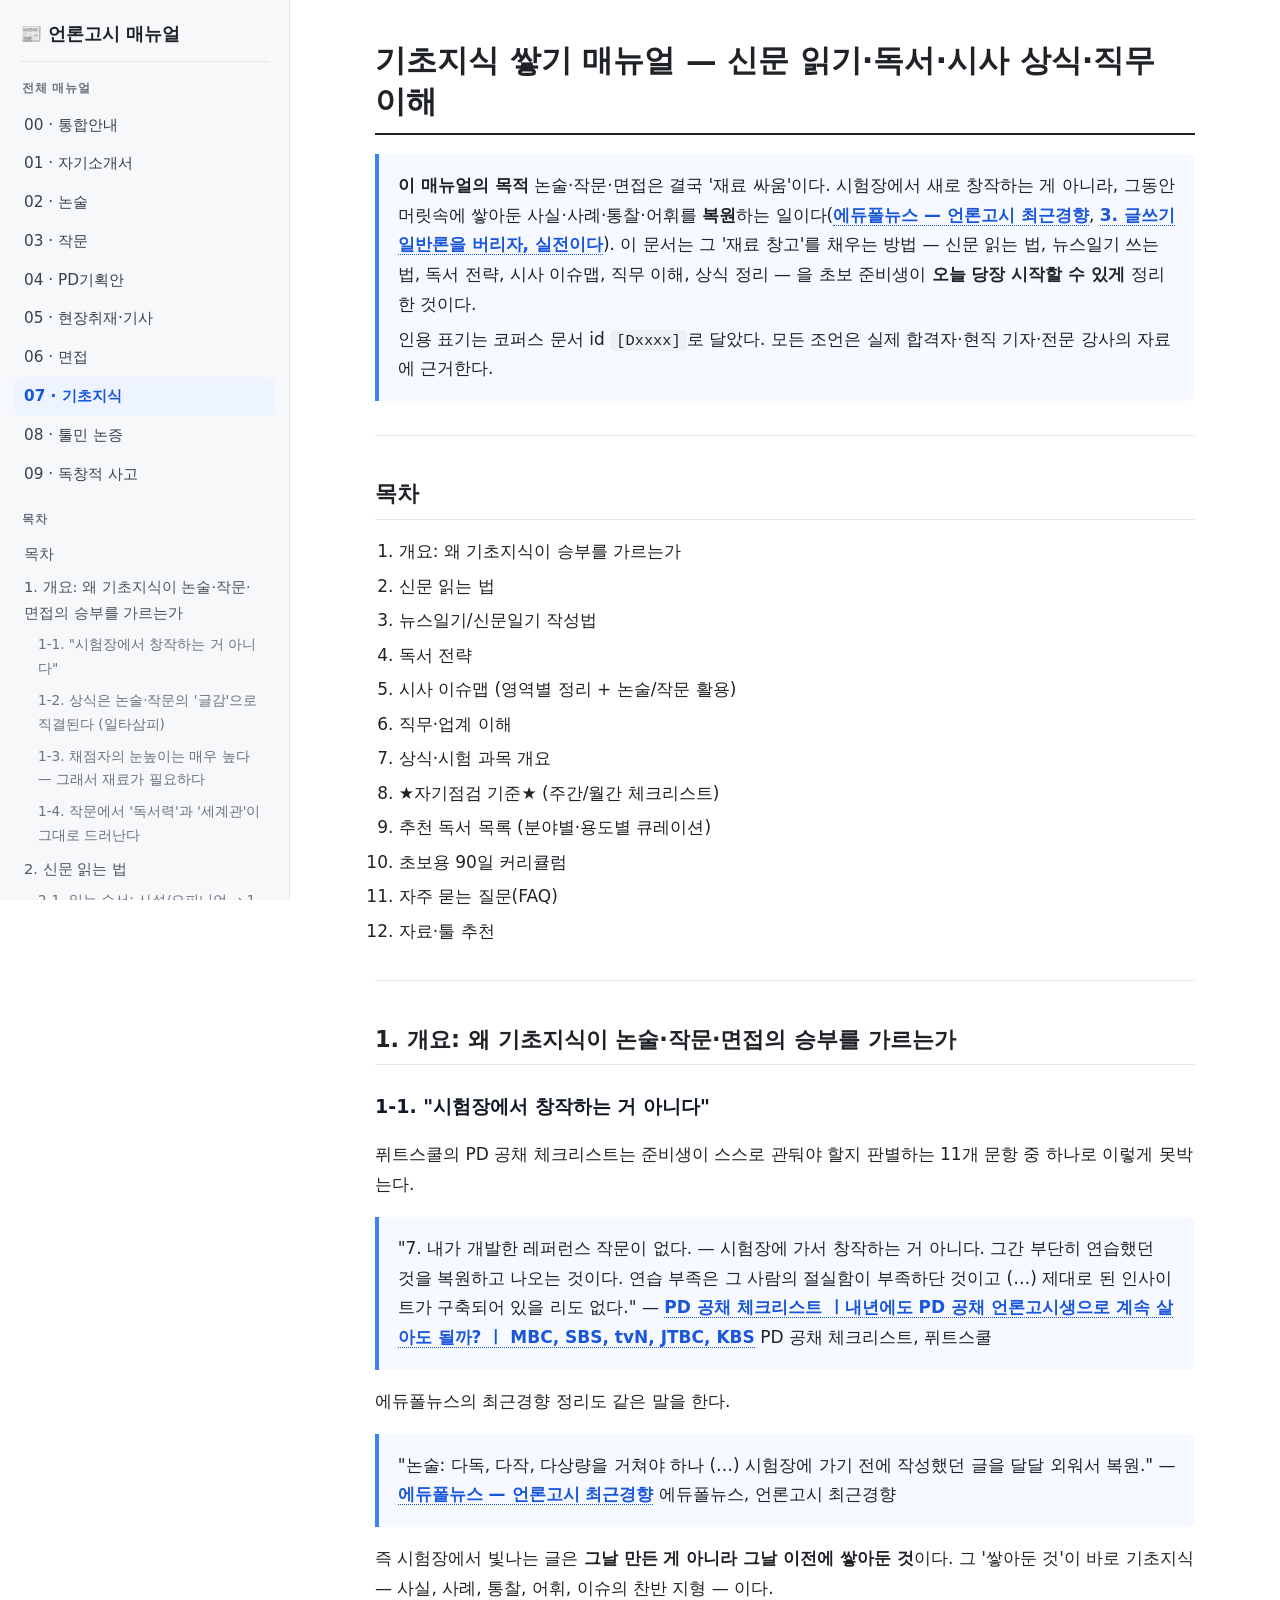
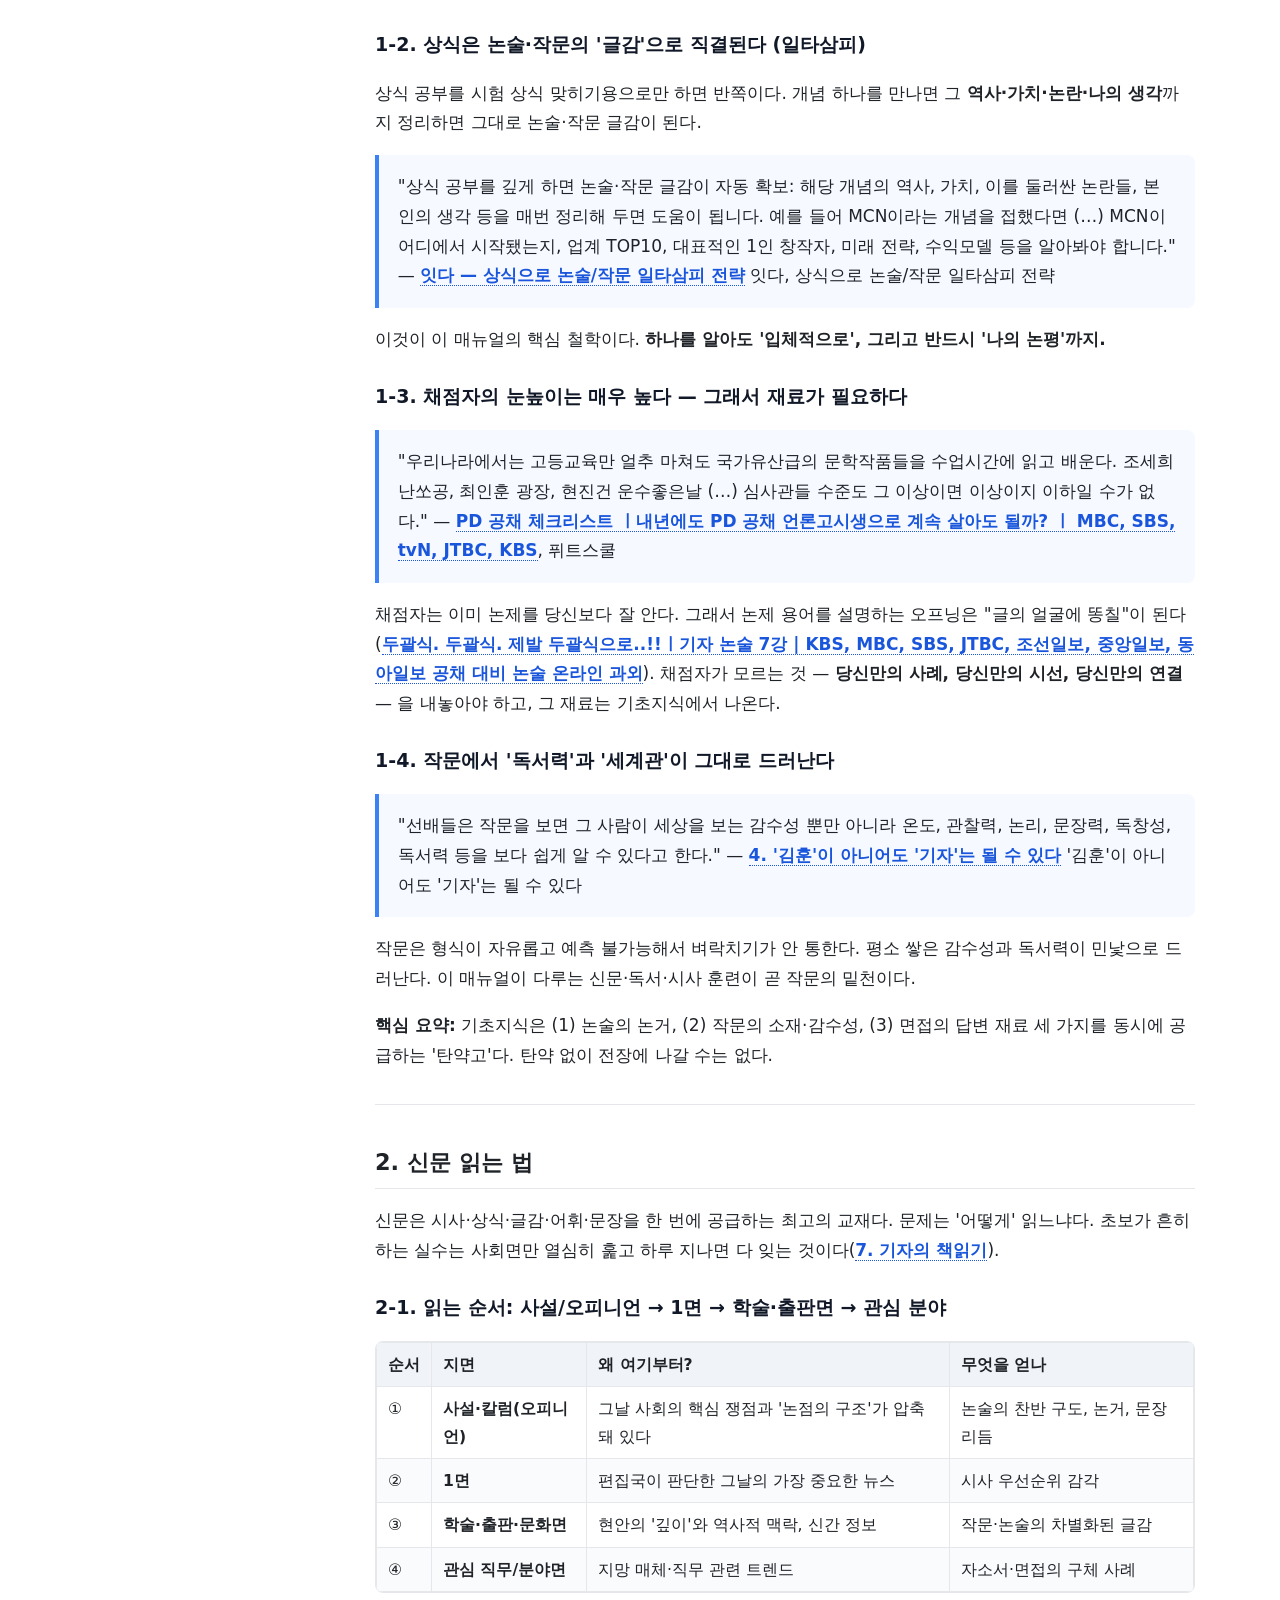
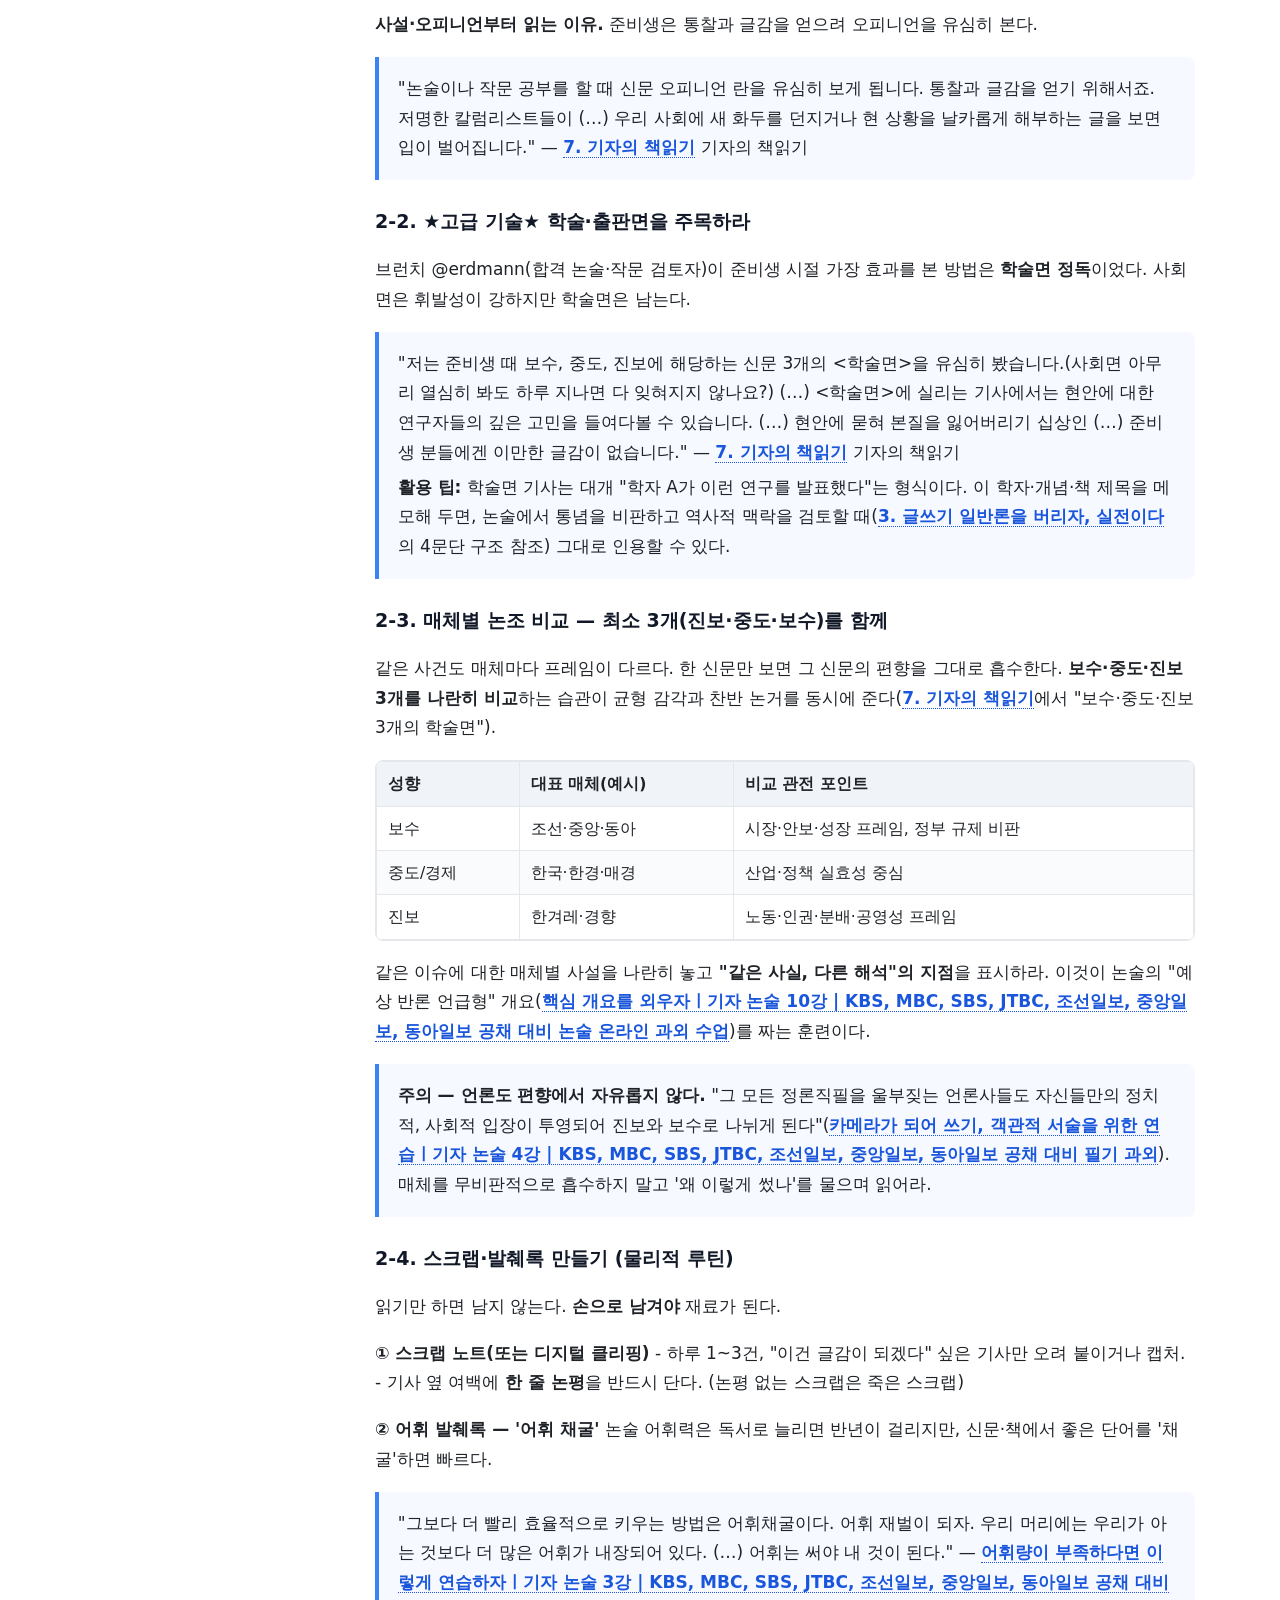
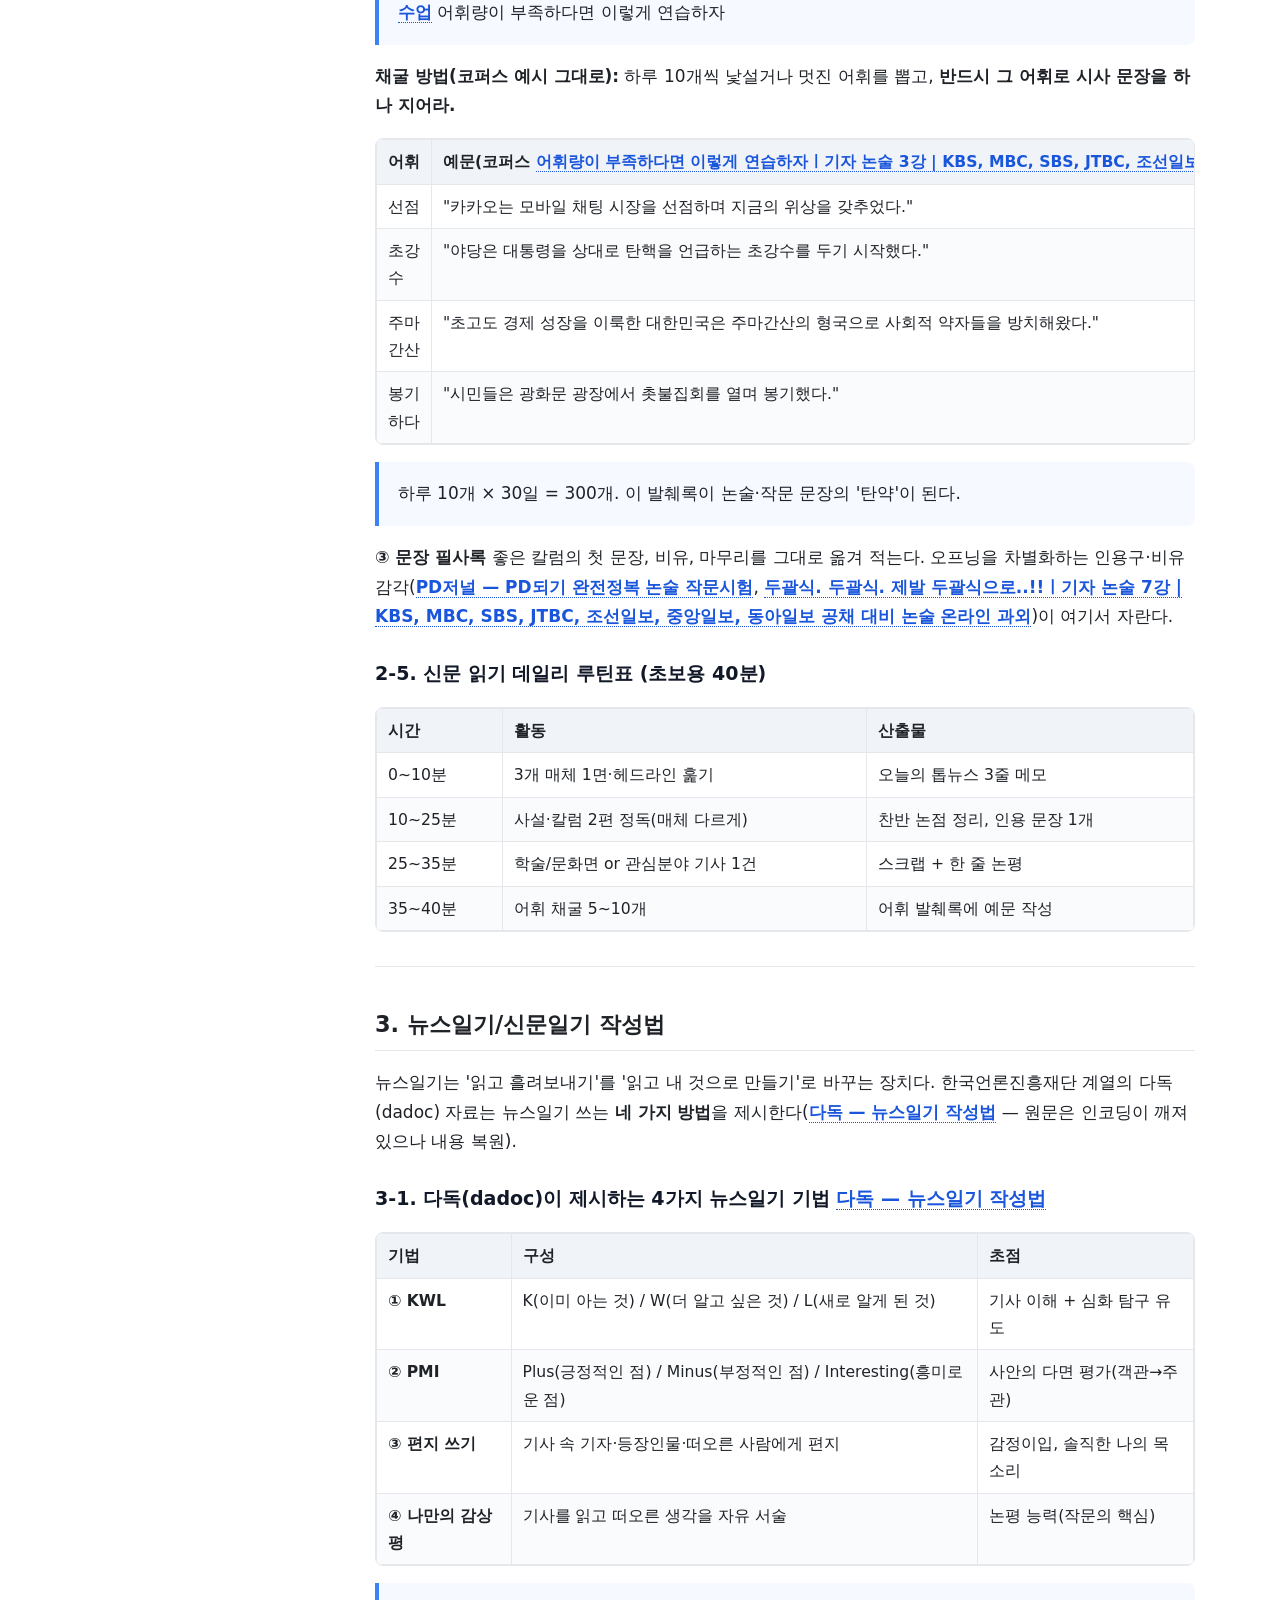
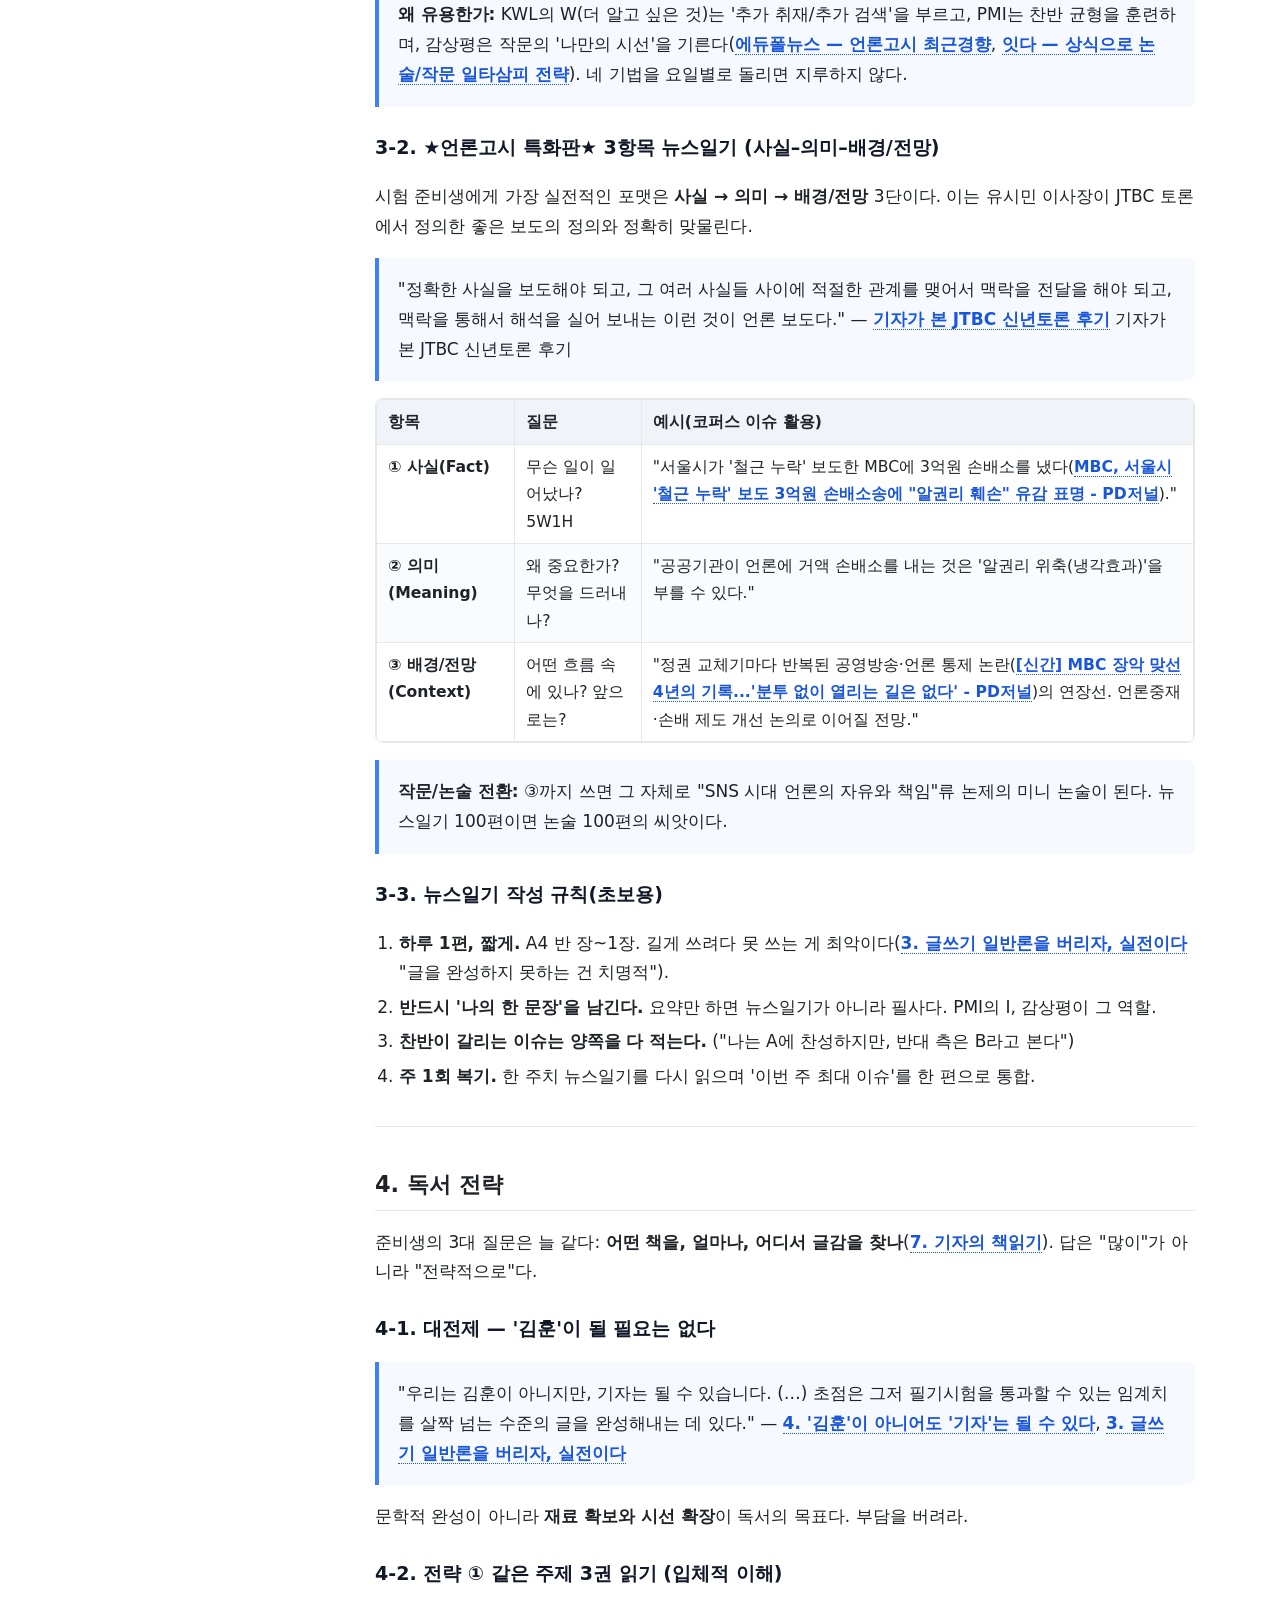
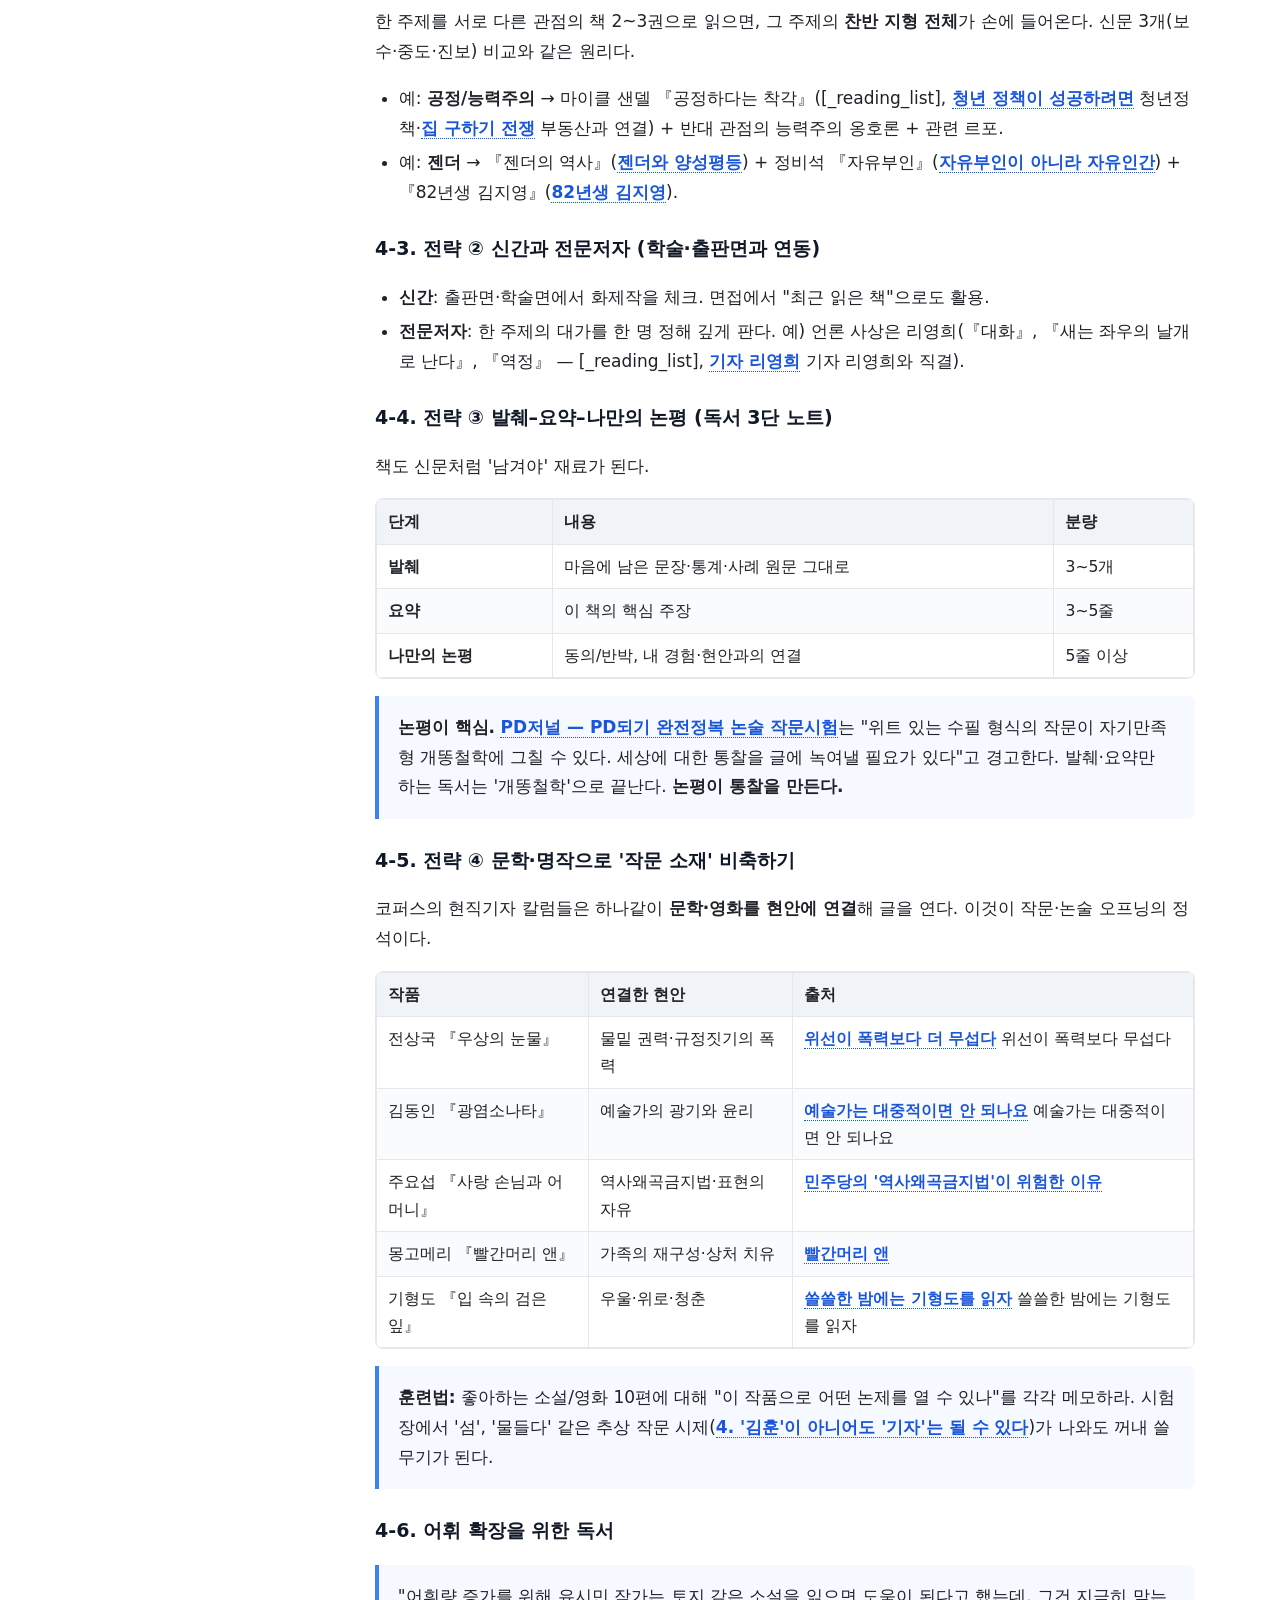
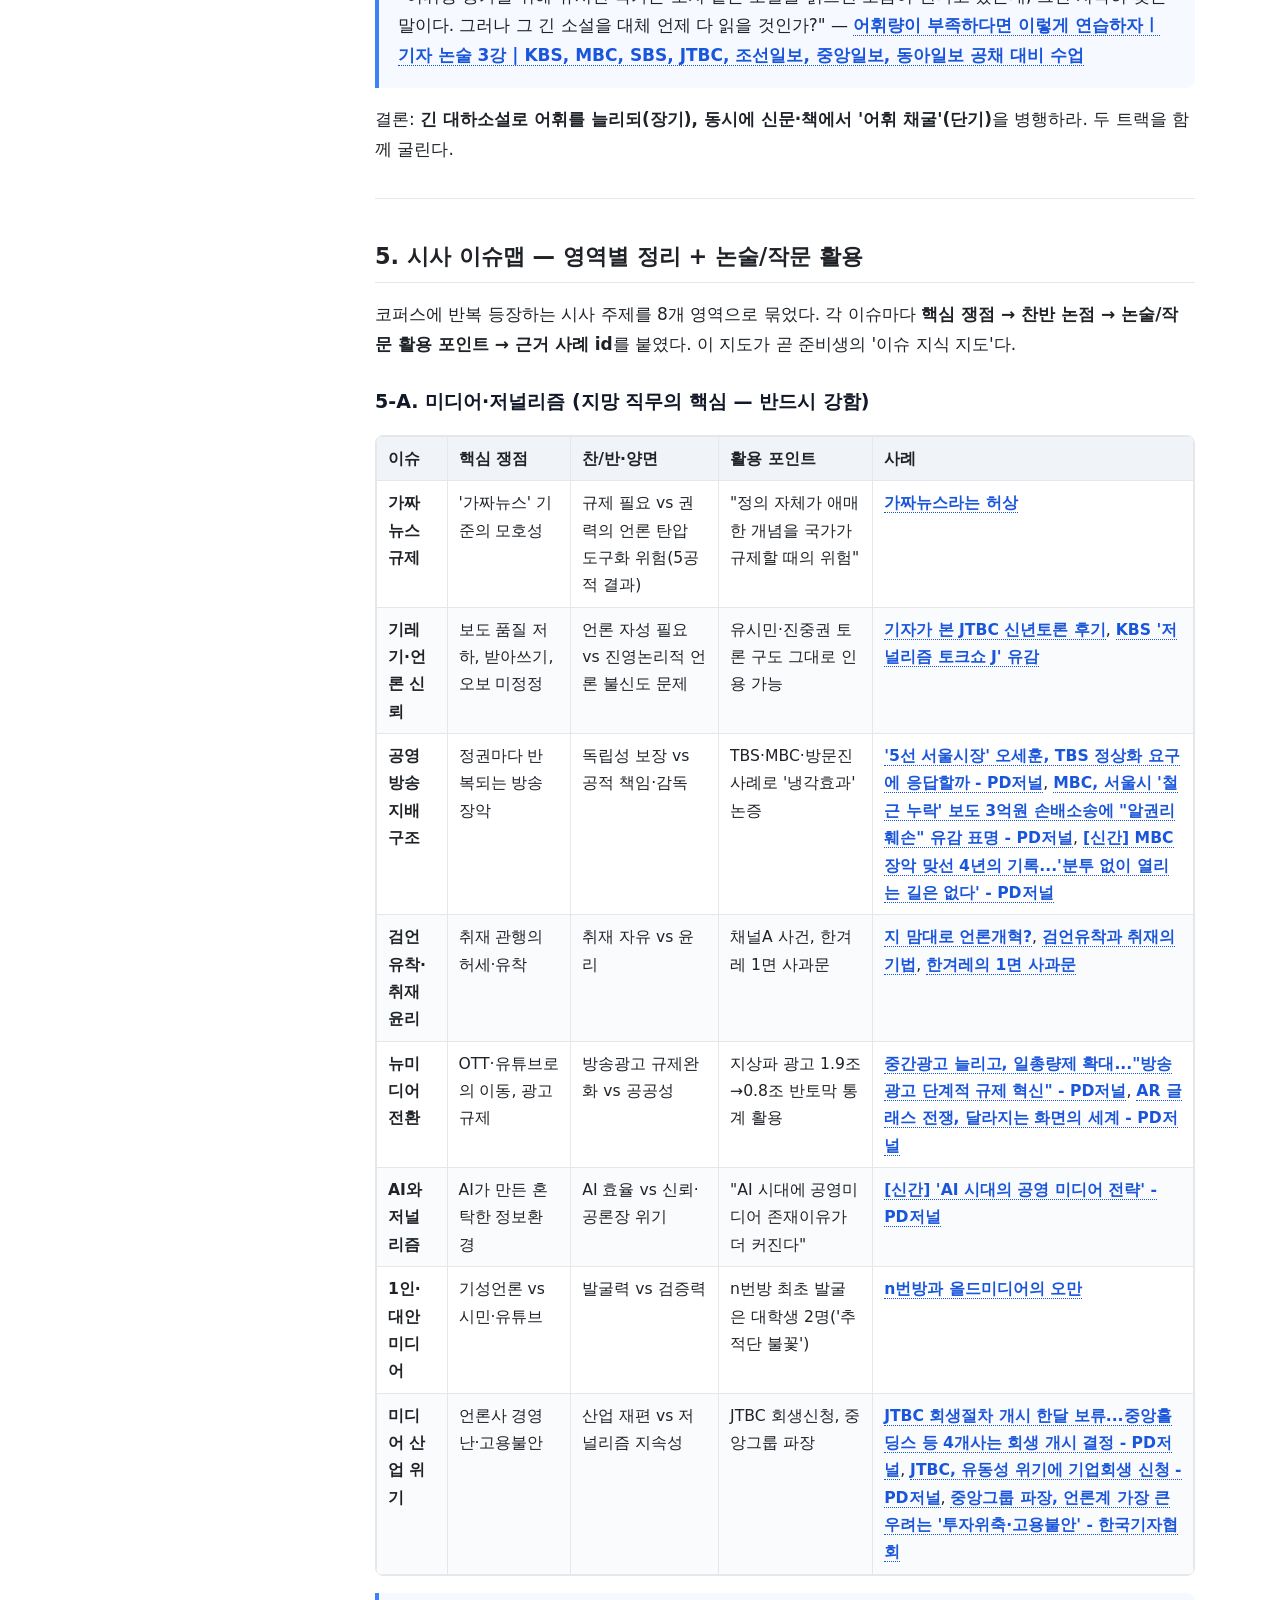
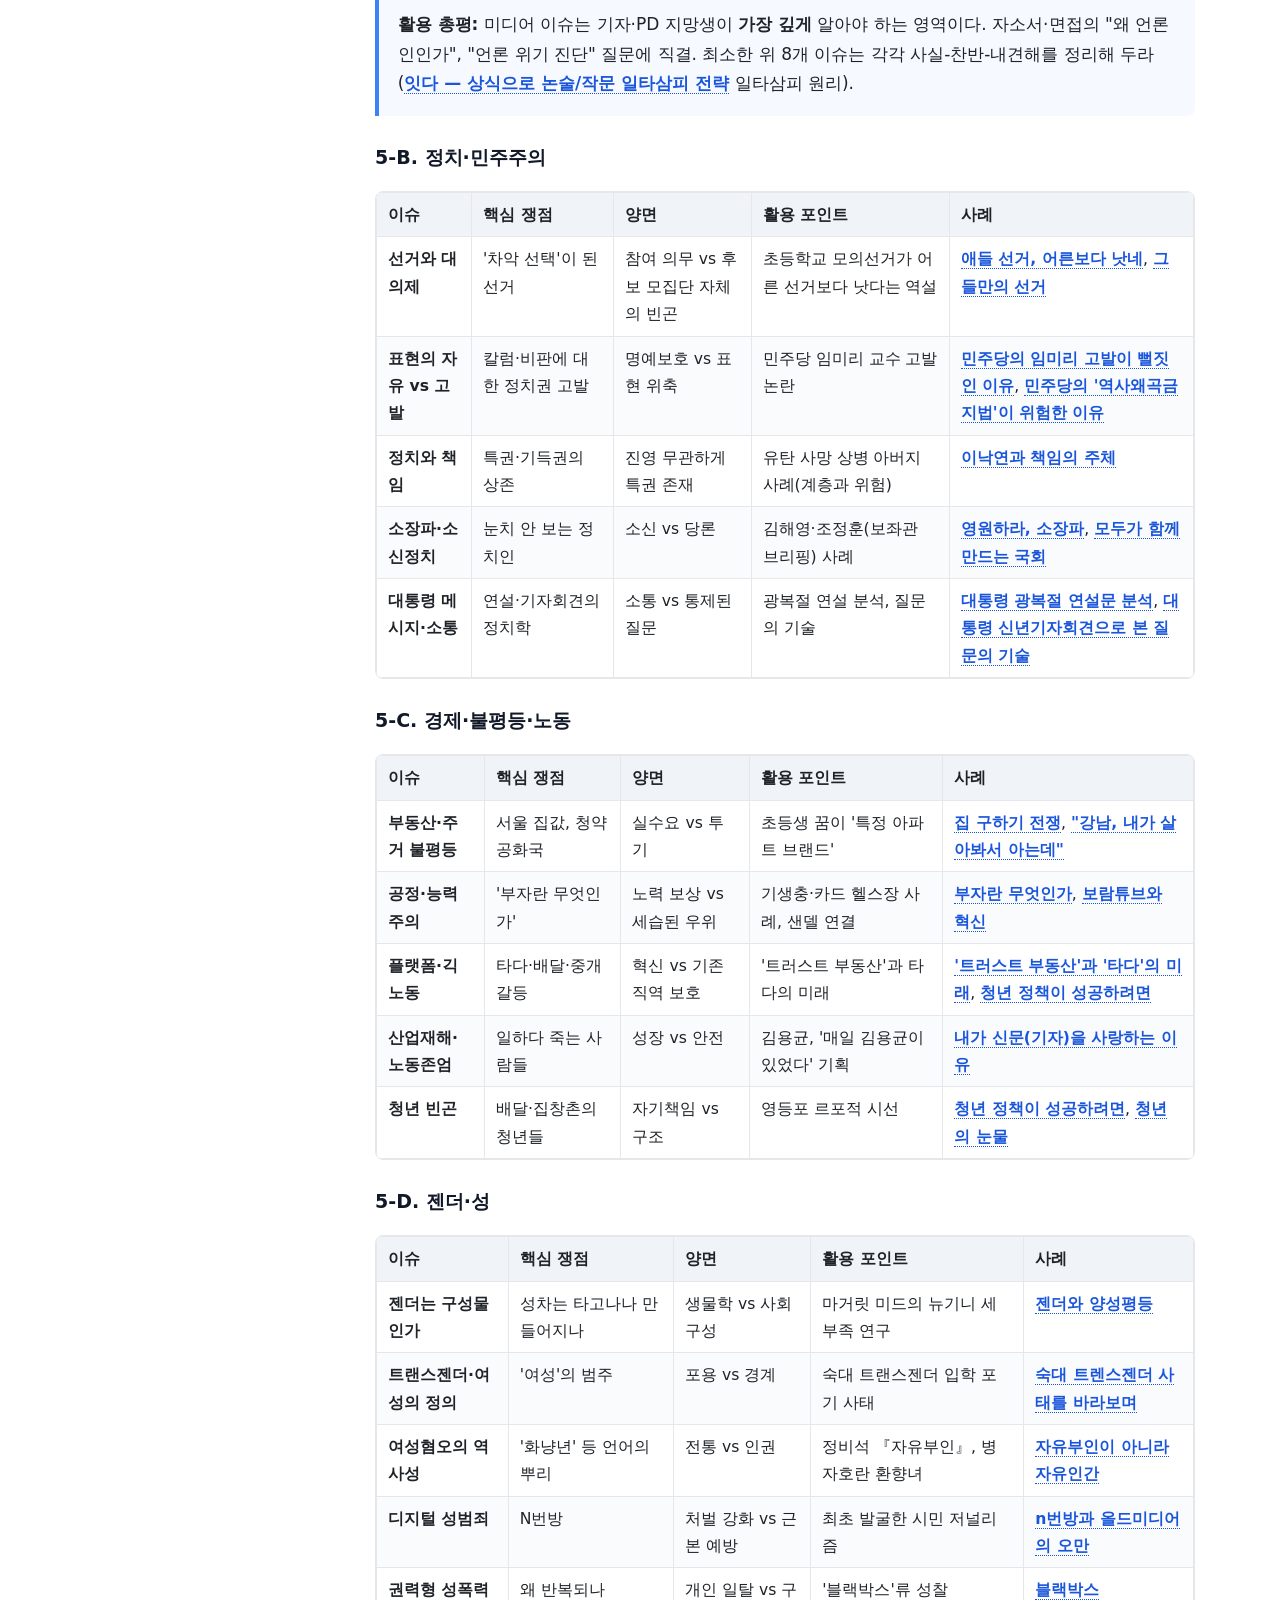
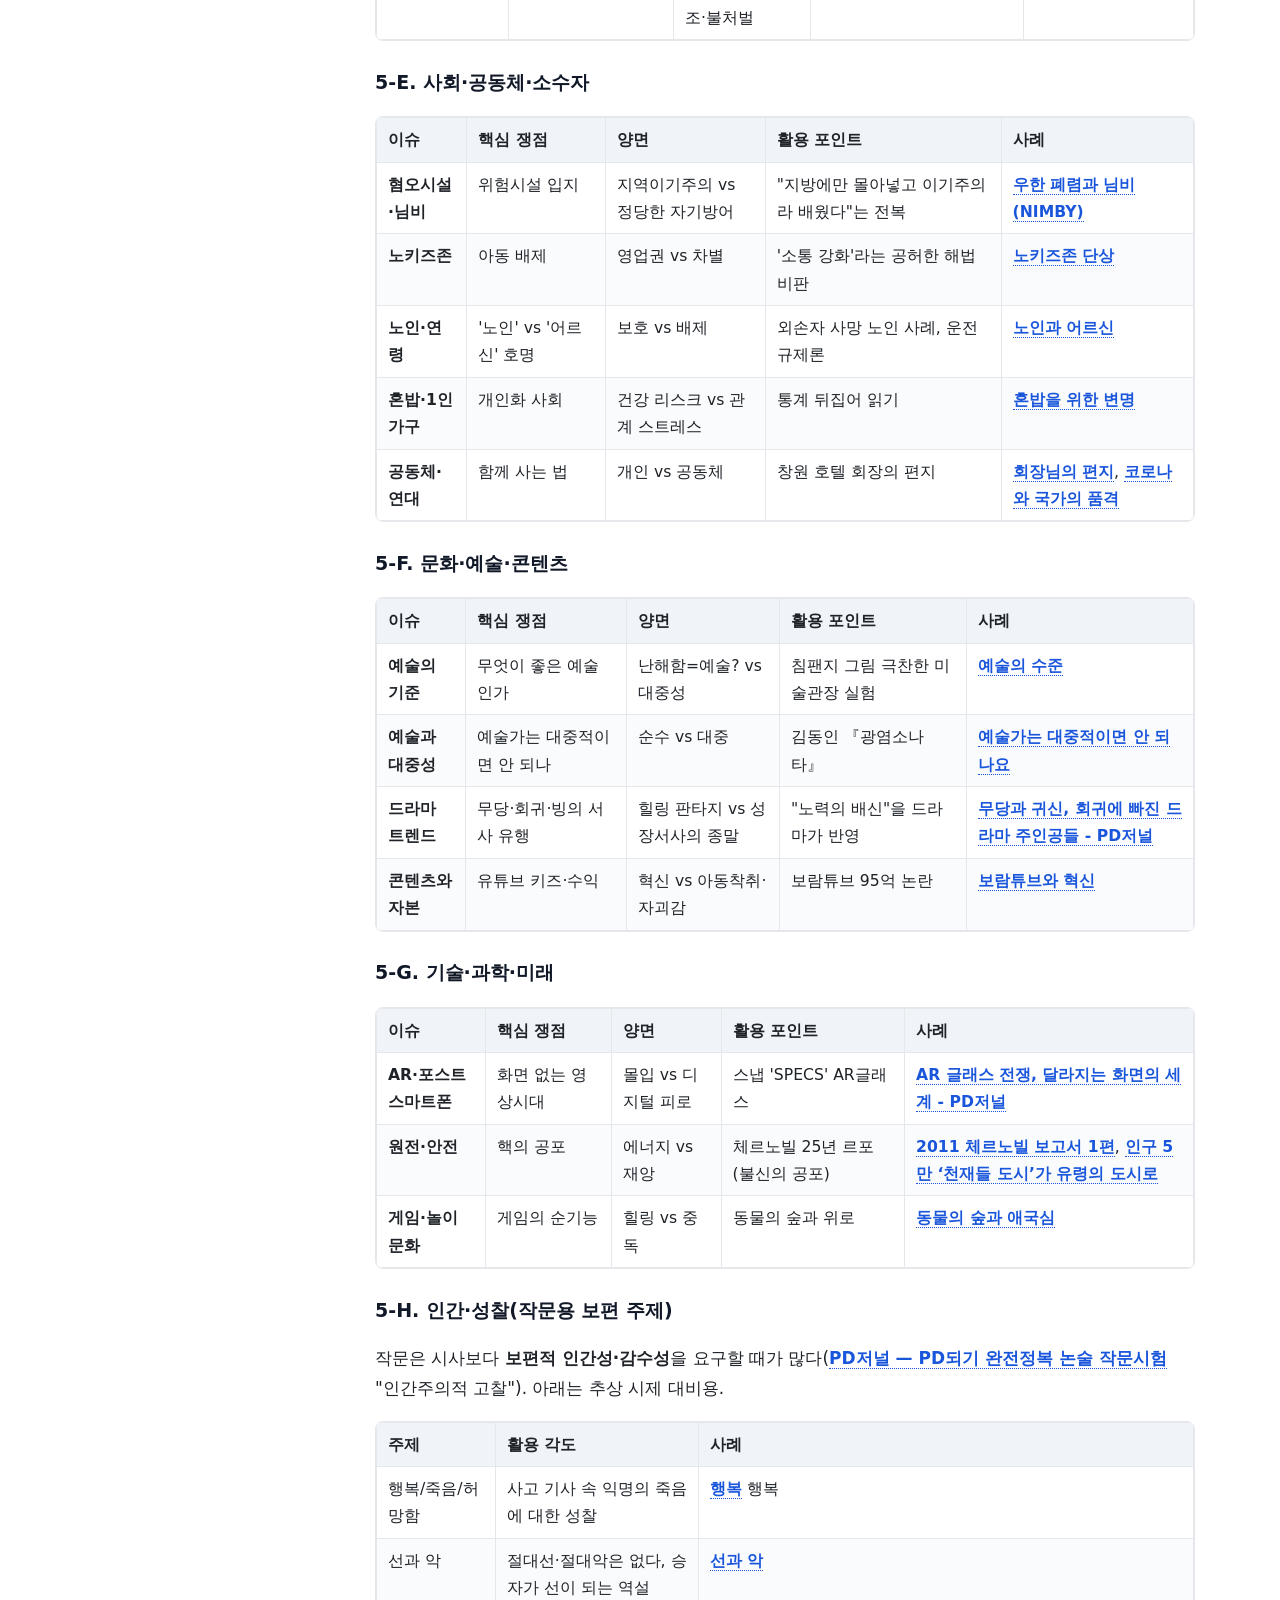
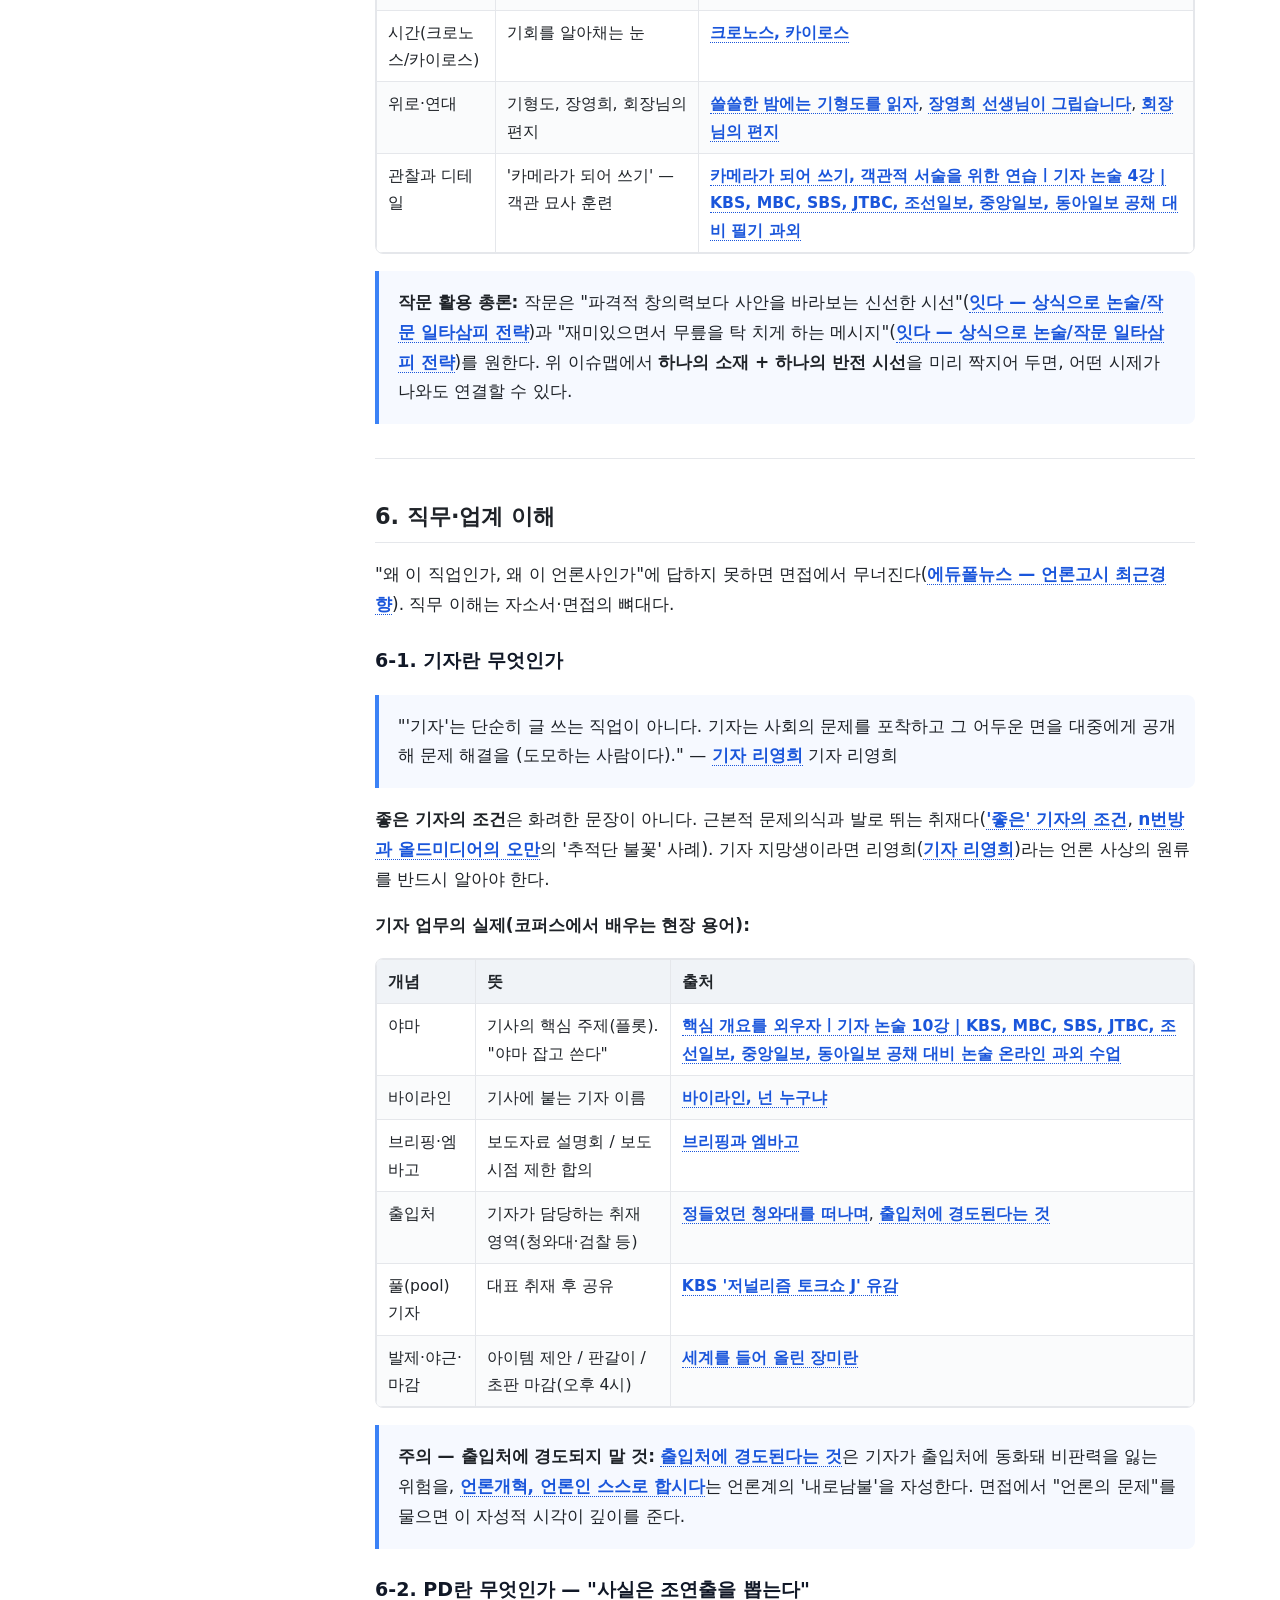
<file: 07_foundation.html>
<!DOCTYPE html>
<html lang="ko">
<head>
<meta charset="utf-8">
<meta name="viewport" content="width=device-width, initial-scale=1">
<title>기초지식 쌓기 매뉴얼 — 신문 읽기·독서·시사 상식·직무 이해 · 언론고시 매뉴얼</title>
<link rel="stylesheet" href="assets/style.css">
</head>
<body>
<div class="topbar">
  <button id="menuBtn" aria-label="메뉴">☰</button>
  <span class="topbar-title">기초지식 쌓기 매뉴얼 — 신문 읽기·독서·시사 상식·직무 이해</span>
</div>
<div id="backdrop"></div>
<div class="wrap">
  <aside class="sidebar" id="sidebar">
    <a class="brand" href="index.html">📰 언론고시 매뉴얼</a>
    <nav class="manuals"><div class="nav-title">전체 매뉴얼</div>
<ul class="man-list">
<li><a class="" href="index.html">00 · 통합안내</a></li>
<li><a class="" href="01_cover_letter.html">01 · 자기소개서</a></li>
<li><a class="" href="02_essay.html">02 · 논술</a></li>
<li><a class="" href="03_composition.html">03 · 작문</a></li>
<li><a class="" href="04_pd_proposal.html">04 · PD기획안</a></li>
<li><a class="" href="05_reporting.html">05 · 현장취재·기사</a></li>
<li><a class="" href="06_interview.html">06 · 면접</a></li>
<li><a class="active" href="07_foundation.html">07 · 기초지식</a></li>
<li><a class="" href="08_toulmin.html">08 · 툴민 논증</a></li>
<li><a class="" href="09_creative_writing.html">09 · 독창적 사고</a></li>
</ul></nav>
    <nav class="toc"><div class="nav-title">목차</div>
<ul class="toc-list">
<li class="t2"><a href="#s1">목차</a></li>
<li class="t2"><a href="#s2">1. 개요: 왜 기초지식이 논술·작문·면접의 승부를 가르는가</a></li>
<li class="t3"><a href="#s3">1-1. &quot;시험장에서 창작하는 거 아니다&quot;</a></li>
<li class="t3"><a href="#s4">1-2. 상식은 논술·작문의 &#x27;글감&#x27;으로 직결된다 (일타삼피)</a></li>
<li class="t3"><a href="#s5">1-3. 채점자의 눈높이는 매우 높다 — 그래서 재료가 필요하다</a></li>
<li class="t3"><a href="#s6">1-4. 작문에서 &#x27;독서력&#x27;과 &#x27;세계관&#x27;이 그대로 드러난다</a></li>
<li class="t2"><a href="#s7">2. 신문 읽는 법</a></li>
<li class="t3"><a href="#s8">2-1. 읽는 순서: 사설/오피니언 → 1면 → 학술·출판면 → 관심 분야</a></li>
<li class="t3"><a href="#s9">2-2. ★고급 기술★ 학술·출판면을 주목하라</a></li>
<li class="t3"><a href="#s10">2-3. 매체별 논조 비교 — 최소 3개(진보·중도·보수)를 함께</a></li>
<li class="t3"><a href="#s11">2-4. 스크랩·발췌록 만들기 (물리적 루틴)</a></li>
<li class="t3"><a href="#s12">2-5. 신문 읽기 데일리 루틴표 (초보용 40분)</a></li>
<li class="t2"><a href="#s13">3. 뉴스일기/신문일기 작성법</a></li>
<li class="t3"><a href="#s14">3-1. 다독(dadoc)이 제시하는 4가지 뉴스일기 기법다독 — 뉴스일기 작성법</a></li>
<li class="t3"><a href="#s15">3-2. ★언론고시 특화판★ 3항목 뉴스일기 (사실–의미–배경/전망)</a></li>
<li class="t3"><a href="#s16">3-3. 뉴스일기 작성 규칙(초보용)</a></li>
<li class="t2"><a href="#s17">4. 독서 전략</a></li>
<li class="t3"><a href="#s18">4-1. 대전제 — &#x27;김훈&#x27;이 될 필요는 없다</a></li>
<li class="t3"><a href="#s19">4-2. 전략 ① 같은 주제 3권 읽기 (입체적 이해)</a></li>
<li class="t3"><a href="#s20">4-3. 전략 ② 신간과 전문저자 (학술·출판면과 연동)</a></li>
<li class="t3"><a href="#s21">4-4. 전략 ③ 발췌–요약–나만의 논평 (독서 3단 노트)</a></li>
<li class="t3"><a href="#s22">4-5. 전략 ④ 문학·명작으로 &#x27;작문 소재&#x27; 비축하기</a></li>
<li class="t3"><a href="#s23">4-6. 어휘 확장을 위한 독서</a></li>
<li class="t2"><a href="#s24">5. 시사 이슈맵 — 영역별 정리 + 논술/작문 활용</a></li>
<li class="t3"><a href="#s25">5-A. 미디어·저널리즘 (지망 직무의 핵심 — 반드시 강함)</a></li>
<li class="t3"><a href="#s26">5-B. 정치·민주주의</a></li>
<li class="t3"><a href="#s27">5-C. 경제·불평등·노동</a></li>
<li class="t3"><a href="#s28">5-D. 젠더·성</a></li>
<li class="t3"><a href="#s29">5-E. 사회·공동체·소수자</a></li>
<li class="t3"><a href="#s30">5-F. 문화·예술·콘텐츠</a></li>
<li class="t3"><a href="#s31">5-G. 기술·과학·미래</a></li>
<li class="t3"><a href="#s32">5-H. 인간·성찰(작문용 보편 주제)</a></li>
<li class="t2"><a href="#s33">6. 직무·업계 이해</a></li>
<li class="t3"><a href="#s34">6-1. 기자란 무엇인가</a></li>
<li class="t3"><a href="#s35">6-2. PD란 무엇인가 — &quot;사실은 조연출을 뽑는다&quot;</a></li>
<li class="t3"><a href="#s36">6-3. 언론 환경의 변화 (반드시 최신 감각 유지)</a></li>
<li class="t3"><a href="#s37">6-4. 저널리즘 교육·업계 담론</a></li>
<li class="t3"><a href="#s38">6-5. 자소서·면접 직무 연결의 원칙</a></li>
<li class="t2"><a href="#s39">7. 상식·시험 과목 개요</a></li>
<li class="t3"><a href="#s40">7-1. 전형 구조</a></li>
<li class="t3"><a href="#s41">7-2. 필기 3과목 개요</a></li>
<li class="t3"><a href="#s42">7-3. 상식 공부의 방향 — &#x27;외우기&#x27;가 아니라 &#x27;엮기&#x27;</a></li>
<li class="t3"><a href="#s43">7-4. 논술의 기본기 (7장에서 필기 재료로 연결)</a></li>
<li class="t2"><a href="#s44">8. ★자기점검 기준★ — &#x27;이 정도면 준비됐다&#x27;</a></li>
<li class="t3"><a href="#s45">8-1. 주간 체크리스트 (매주 일요일 점검)</a></li>
<li class="t3"><a href="#s46">8-2. 월간 체크리스트</a></li>
<li class="t3"><a href="#s47">8-3. &#x27;준비됐다&#x27;의 판별 기준 (분기별 자가진단)</a></li>
<li class="t2"><a href="#s48">9. 추천 독서 목록 (분야별·용도별 큐레이션)</a></li>
<li class="t3"><a href="#s49">9-A. 언론·저널리즘 사상 (기자 지망 필독)</a></li>
<li class="t3"><a href="#s50">9-B. 공정·능력주의·불평등</a></li>
<li class="t3"><a href="#s51">9-C. 젠더</a></li>
<li class="t3"><a href="#s52">9-D. 문학 명작 (작문 소재·오프닝용)</a></li>
<li class="t3"><a href="#s53">9-E. 글쓰기·문장 (도구서)</a></li>
<li class="t3"><a href="#s54">9-F. 시사·현안 르포/에세이 (신간·업계)</a></li>
<li class="t3"><a href="#s55">9-G. 난이도별 로드맵</a></li>
<li class="t2"><a href="#s56">10. 초보용 90일 커리큘럼</a></li>
<li class="t3"><a href="#s57">Phase 1 (1~4주차) — 습관 만들기 &amp; 기초 골격</a></li>
<li class="t3"><a href="#s58">Phase 2 (5~8주차) — 확장 &amp; 직무 이해</a></li>
<li class="t3"><a href="#s59">Phase 3 (9~13주차) — 통합 &amp; 실전 재료화</a></li>
<li class="t2"><a href="#s60">11. 자주 묻는 질문 (FAQ)</a></li>
<li class="t2"><a href="#s61">12. 자료·툴 추천</a></li>
<li class="t3"><a href="#s62">12-1. 신문·시사</a></li>
<li class="t3"><a href="#s63">12-2. 뉴스일기·미디어리터러시</a></li>
<li class="t3"><a href="#s64">12-3. 언론고시 실전 자료(무료)</a></li>
<li class="t3"><a href="#s65">12-4. 개인 관리 툴(직접 구축)</a></li>
<li class="t3"><a href="#s66">12-5. 마지막 당부</a></li>
</ul></nav>
  </aside>
  <main class="main">
    <header class="page-head"><h1>기초지식 쌓기 매뉴얼 — 신문 읽기·독서·시사 상식·직무 이해</h1></header>
    <article class="content">
<blockquote>
<p><strong>이 매뉴얼의 목적</strong>
논술·작문·면접은 결국 '재료 싸움'이다. 시험장에서 새로 창작하는 게 아니라, 그동안 머릿속에 쌓아둔 사실·사례·통찰·어휘를 <strong>복원</strong>하는 일이다(<a class="ref" data-id="D0007" title="원문 보기: 에듀폴뉴스 — 언론고시 최근경향">에듀폴뉴스 — 언론고시 최근경향</a>, <a class="ref" data-id="D0027" title="원문 보기: 3. 글쓰기 일반론을 버리자, 실전이다">3. 글쓰기 일반론을 버리자, 실전이다</a>). 이 문서는 그 '재료 창고'를 채우는 방법 — 신문 읽는 법, 뉴스일기 쓰는 법, 독서 전략, 시사 이슈맵, 직무 이해, 상식 정리 — 을 초보 준비생이 <strong>오늘 당장 시작할 수 있게</strong> 정리한 것이다.</p>
<p>인용 표기는 코퍼스 문서 id <code>[Dxxxx]</code>로 달았다. 모든 조언은 실제 합격자·현직 기자·전문 강사의 자료에 근거한다.</p>
</blockquote>
<hr/>
<h2 id="s1">목차</h2>
<ol>
<li>개요: 왜 기초지식이 승부를 가르는가</li>
<li>신문 읽는 법</li>
<li>뉴스일기/신문일기 작성법</li>
<li>독서 전략</li>
<li>시사 이슈맵 (영역별 정리 + 논술/작문 활용)</li>
<li>직무·업계 이해</li>
<li>상식·시험 과목 개요</li>
<li>★자기점검 기준★ (주간/월간 체크리스트)</li>
<li>추천 독서 목록 (분야별·용도별 큐레이션)</li>
<li>초보용 90일 커리큘럼</li>
<li>자주 묻는 질문(FAQ)</li>
<li>자료·툴 추천</li>
</ol>
<hr/>
<h2 id="s2">1. 개요: 왜 기초지식이 논술·작문·면접의 승부를 가르는가</h2>
<h3 id="s3">1-1. "시험장에서 창작하는 거 아니다"</h3>
<p>퓌트스쿨의 PD 공채 체크리스트는 준비생이 스스로 관둬야 할지 판별하는 11개 문항 중 하나로 이렇게 못박는다.</p>
<blockquote>
<p>"7. 내가 개발한 레퍼런스 작문이 없다. — 시험장에 가서 창작하는 거 아니다. 그간 부단히 연습했던 것을 복원하고 나오는 것이다. 연습 부족은 그 사람의 절실함이 부족하단 것이고 (…) 제대로 된 인사이트가 구축되어 있을 리도 없다." — <a class="ref" data-id="D0320" title="원문 보기: PD 공채 체크리스트 ㅣ내년에도 PD 공채 언론고시생으로 계속 살아도 될까? ㅣ MBC, SBS, tvN, JTBC, KBS">PD 공채 체크리스트 ㅣ내년에도 PD 공채 언론고시생으로 계속 살아도 될까? ㅣ MBC, SBS, tvN, JTBC, KBS</a> PD 공채 체크리스트, 퓌트스쿨</p>
</blockquote>
<p>에듀폴뉴스의 최근경향 정리도 같은 말을 한다.</p>
<blockquote>
<p>"논술: 다독, 다작, 다상량을 거쳐야 하나 (…) 시험장에 가기 전에 작성했던 글을 달달 외워서 복원." — <a class="ref" data-id="D0007" title="원문 보기: 에듀폴뉴스 — 언론고시 최근경향">에듀폴뉴스 — 언론고시 최근경향</a> 에듀폴뉴스, 언론고시 최근경향</p>
</blockquote>
<p>즉 시험장에서 빛나는 글은 <strong>그날 만든 게 아니라 그날 이전에 쌓아둔 것</strong>이다. 그 '쌓아둔 것'이 바로 기초지식 — 사실, 사례, 통찰, 어휘, 이슈의 찬반 지형 — 이다.</p>
<h3 id="s4">1-2. 상식은 논술·작문의 '글감'으로 직결된다 (일타삼피)</h3>
<p>상식 공부를 시험 상식 맞히기용으로만 하면 반쪽이다. 개념 하나를 만나면 그 <strong>역사·가치·논란·나의 생각</strong>까지 정리하면 그대로 논술·작문 글감이 된다.</p>
<blockquote>
<p>"상식 공부를 깊게 하면 논술·작문 글감이 자동 확보: 해당 개념의 역사, 가치, 이를 둘러싼 논란들, 본인의 생각 등을 매번 정리해 두면 도움이 됩니다. 예를 들어 MCN이라는 개념을 접했다면 (…) MCN이 어디에서 시작됐는지, 업계 TOP10, 대표적인 1인 창작자, 미래 전략, 수익모델 등을 알아봐야 합니다." — <a class="ref" data-id="D0012" title="원문 보기: 잇다 — 상식으로 논술/작문 일타삼피 전략">잇다 — 상식으로 논술/작문 일타삼피 전략</a> 잇다, 상식으로 논술/작문 일타삼피 전략</p>
</blockquote>
<p>이것이 이 매뉴얼의 핵심 철학이다. <strong>하나를 알아도 '입체적으로', 그리고 반드시 '나의 논평'까지.</strong></p>
<h3 id="s5">1-3. 채점자의 눈높이는 매우 높다 — 그래서 재료가 필요하다</h3>
<blockquote>
<p>"우리나라에서는 고등교육만 얼추 마쳐도 국가유산급의 문학작품들을 수업시간에 읽고 배운다. 조세희 난쏘공, 최인훈 광장, 현진건 운수좋은날 (…) 심사관들 수준도 그 이상이면 이상이지 이하일 수가 없다." — <a class="ref" data-id="D0320" title="원문 보기: PD 공채 체크리스트 ㅣ내년에도 PD 공채 언론고시생으로 계속 살아도 될까? ㅣ MBC, SBS, tvN, JTBC, KBS">PD 공채 체크리스트 ㅣ내년에도 PD 공채 언론고시생으로 계속 살아도 될까? ㅣ MBC, SBS, tvN, JTBC, KBS</a>, 퓌트스쿨</p>
</blockquote>
<p>채점자는 이미 논제를 당신보다 잘 안다. 그래서 논제 용어를 설명하는 오프닝은 "글의 얼굴에 똥칠"이 된다(<a class="ref" data-id="D0344" title="원문 보기: 두괄식. 두괄식. 제발 두괄식으로..!!ㅣ기자 논술 7강 | KBS, MBC, SBS, JTBC, 조선일보, 중앙일보, 동아일보 공채 대비 논술 온라인 과외">두괄식. 두괄식. 제발 두괄식으로..!!ㅣ기자 논술 7강 | KBS, MBC, SBS, JTBC, 조선일보, 중앙일보, 동아일보 공채 대비 논술 온라인 과외</a>). 채점자가 모르는 것 — <strong>당신만의 사례, 당신만의 시선, 당신만의 연결</strong> — 을 내놓아야 하고, 그 재료는 기초지식에서 나온다.</p>
<h3 id="s6">1-4. 작문에서 '독서력'과 '세계관'이 그대로 드러난다</h3>
<blockquote>
<p>"선배들은 작문을 보면 그 사람이 세상을 보는 감수성 뿐만 아니라 온도, 관찰력, 논리, 문장력, 독창성, 독서력 등을 보다 쉽게 알 수 있다고 한다." — <a class="ref" data-id="D0028" title="원문 보기: 4. '김훈'이 아니어도 '기자'는 될 수 있다">4. '김훈'이 아니어도 '기자'는 될 수 있다</a> '김훈'이 아니어도 '기자'는 될 수 있다</p>
</blockquote>
<p>작문은 형식이 자유롭고 예측 불가능해서 벼락치기가 안 통한다. 평소 쌓은 감수성과 독서력이 민낯으로 드러난다. 이 매뉴얼이 다루는 신문·독서·시사 훈련이 곧 작문의 밑천이다.</p>
<p><strong>핵심 요약:</strong> 기초지식은 (1) 논술의 논거, (2) 작문의 소재·감수성, (3) 면접의 답변 재료 세 가지를 동시에 공급하는 '탄약고'다. 탄약 없이 전장에 나갈 수는 없다.</p>
<hr/>
<h2 id="s7">2. 신문 읽는 법</h2>
<p>신문은 시사·상식·글감·어휘·문장을 한 번에 공급하는 최고의 교재다. 문제는 '어떻게' 읽느냐다. 초보가 흔히 하는 실수는 사회면만 열심히 훑고 하루 지나면 다 잊는 것이다(<a class="ref" data-id="D0026" title="원문 보기: 7. 기자의 책읽기">7. 기자의 책읽기</a>).</p>
<h3 id="s8">2-1. 읽는 순서: 사설/오피니언 → 1면 → 학술·출판면 → 관심 분야</h3>
<div class="tw"><table>
<thead>
<tr>
<th>순서</th>
<th>지면</th>
<th>왜 여기부터?</th>
<th>무엇을 얻나</th>
</tr>
</thead>
<tbody>
<tr>
<td>①</td>
<td><strong>사설·칼럼(오피니언)</strong></td>
<td>그날 사회의 핵심 쟁점과 '논점의 구조'가 압축돼 있다</td>
<td>논술의 찬반 구도, 논거, 문장 리듬</td>
</tr>
<tr>
<td>②</td>
<td><strong>1면</strong></td>
<td>편집국이 판단한 그날의 가장 중요한 뉴스</td>
<td>시사 우선순위 감각</td>
</tr>
<tr>
<td>③</td>
<td><strong>학술·출판·문화면</strong></td>
<td>현안의 '깊이'와 역사적 맥락, 신간 정보</td>
<td>작문·논술의 차별화된 글감</td>
</tr>
<tr>
<td>④</td>
<td><strong>관심 직무/분야면</strong></td>
<td>지망 매체·직무 관련 트렌드</td>
<td>자소서·면접의 구체 사례</td>
</tr>
</tbody>
</table></div>
<p><strong>사설·오피니언부터 읽는 이유.</strong> 준비생은 통찰과 글감을 얻으려 오피니언을 유심히 본다.</p>
<blockquote>
<p>"논술이나 작문 공부를 할 때 신문 오피니언 란을 유심히 보게 됩니다. 통찰과 글감을 얻기 위해서죠. 저명한 칼럼리스트들이 (…) 우리 사회에 새 화두를 던지거나 현 상황을 날카롭게 해부하는 글을 보면 입이 벌어집니다." — <a class="ref" data-id="D0026" title="원문 보기: 7. 기자의 책읽기">7. 기자의 책읽기</a> 기자의 책읽기</p>
</blockquote>
<h3 id="s9">2-2. ★고급 기술★ 학술·출판면을 주목하라</h3>
<p>브런치 @erdmann(합격 논술·작문 검토자)이 준비생 시절 가장 효과를 본 방법은 <strong>학술면 정독</strong>이었다. 사회면은 휘발성이 강하지만 학술면은 남는다.</p>
<blockquote>
<p>"저는 준비생 때 보수, 중도, 진보에 해당하는 신문 3개의 &lt;학술면&gt;을 유심히 봤습니다.(사회면 아무리 열심히 봐도 하루 지나면 다 잊혀지지 않나요?) (…) &lt;학술면&gt;에 실리는 기사에서는 현안에 대한 연구자들의 깊은 고민을 들여다볼 수 있습니다. (…) 현안에 묻혀 본질을 잃어버리기 십상인 (…) 준비생 분들에겐 이만한 글감이 없습니다." — <a class="ref" data-id="D0026" title="원문 보기: 7. 기자의 책읽기">7. 기자의 책읽기</a> 기자의 책읽기</p>
<p><strong>활용 팁:</strong> 학술면 기사는 대개 "학자 A가 이런 연구를 발표했다"는 형식이다. 이 학자·개념·책 제목을 메모해 두면, 논술에서 통념을 비판하고 역사적 맥락을 검토할 때(<a class="ref" data-id="D0027" title="원문 보기: 3. 글쓰기 일반론을 버리자, 실전이다">3. 글쓰기 일반론을 버리자, 실전이다</a>의 4문단 구조 참조) 그대로 인용할 수 있다.</p>
</blockquote>
<h3 id="s10">2-3. 매체별 논조 비교 — 최소 3개(진보·중도·보수)를 함께</h3>
<p>같은 사건도 매체마다 프레임이 다르다. 한 신문만 보면 그 신문의 편향을 그대로 흡수한다. <strong>보수·중도·진보 3개를 나란히 비교</strong>하는 습관이 균형 감각과 찬반 논거를 동시에 준다(<a class="ref" data-id="D0026" title="원문 보기: 7. 기자의 책읽기">7. 기자의 책읽기</a>에서 "보수·중도·진보 3개의 학술면").</p>
<div class="tw"><table>
<thead>
<tr>
<th>성향</th>
<th>대표 매체(예시)</th>
<th>비교 관전 포인트</th>
</tr>
</thead>
<tbody>
<tr>
<td>보수</td>
<td>조선·중앙·동아</td>
<td>시장·안보·성장 프레임, 정부 규제 비판</td>
</tr>
<tr>
<td>중도/경제</td>
<td>한국·한경·매경</td>
<td>산업·정책 실효성 중심</td>
</tr>
<tr>
<td>진보</td>
<td>한겨레·경향</td>
<td>노동·인권·분배·공영성 프레임</td>
</tr>
</tbody>
</table></div>
<p>같은 이슈에 대한 매체별 사설을 나란히 놓고 <strong>"같은 사실, 다른 해석"의 지점</strong>을 표시하라. 이것이 논술의 "예상 반론 언급형" 개요(<a class="ref" data-id="D0349" title="원문 보기: 핵심 개요를 외우자ㅣ기자 논술 10강 | KBS, MBC, SBS, JTBC, 조선일보, 중앙일보, 동아일보 공채 대비 논술 온라인 과외 수업">핵심 개요를 외우자ㅣ기자 논술 10강 | KBS, MBC, SBS, JTBC, 조선일보, 중앙일보, 동아일보 공채 대비 논술 온라인 과외 수업</a>)를 짜는 훈련이다.</p>
<blockquote>
<p><strong>주의 — 언론도 편향에서 자유롭지 않다.</strong> "그 모든 정론직필을 울부짖는 언론사들도 자신들만의 정치적, 사회적 입장이 투영되어 진보와 보수로 나뉘게 된다"(<a class="ref" data-id="D0340" title="원문 보기: 카메라가 되어 쓰기, 객관적 서술을 위한 연습ㅣ기자 논술 4강 | KBS, MBC, SBS, JTBC, 조선일보, 중앙일보, 동아일보 공채 대비 필기 과외">카메라가 되어 쓰기, 객관적 서술을 위한 연습ㅣ기자 논술 4강 | KBS, MBC, SBS, JTBC, 조선일보, 중앙일보, 동아일보 공채 대비 필기 과외</a>). 매체를 무비판적으로 흡수하지 말고 '왜 이렇게 썼나'를 물으며 읽어라.</p>
</blockquote>
<h3 id="s11">2-4. 스크랩·발췌록 만들기 (물리적 루틴)</h3>
<p>읽기만 하면 남지 않는다. <strong>손으로 남겨야</strong> 재료가 된다.</p>
<p><strong>① 스크랩 노트(또는 디지털 클리핑)</strong>
- 하루 1~3건, "이건 글감이 되겠다" 싶은 기사만 오려 붙이거나 캡처.
- 기사 옆 여백에 <strong>한 줄 논평</strong>을 반드시 단다. (논평 없는 스크랩은 죽은 스크랩)</p>
<p><strong>② 어휘 발췌록 — '어휘 채굴'</strong>
논술 어휘력은 독서로 늘리면 반년이 걸리지만, 신문·책에서 좋은 단어를 '채굴'하면 빠르다.</p>
<blockquote>
<p>"그보다 더 빨리 효율적으로 키우는 방법은 어휘채굴이다. 어휘 재벌이 되자. 우리 머리에는 우리가 아는 것보다 더 많은 어휘가 내장되어 있다. (…) 어휘는 써야 내 것이 된다." — <a class="ref" data-id="D0345" title="원문 보기: 어휘량이 부족하다면 이렇게 연습하자ㅣ기자 논술 3강 | KBS, MBC, SBS, JTBC, 조선일보, 중앙일보, 동아일보 공채 대비 수업">어휘량이 부족하다면 이렇게 연습하자ㅣ기자 논술 3강 | KBS, MBC, SBS, JTBC, 조선일보, 중앙일보, 동아일보 공채 대비 수업</a> 어휘량이 부족하다면 이렇게 연습하자</p>
</blockquote>
<p><strong>채굴 방법(코퍼스 예시 그대로):</strong> 하루 10개씩 낯설거나 멋진 어휘를 뽑고, <strong>반드시 그 어휘로 시사 문장을 하나 지어라.</strong></p>
<div class="tw"><table>
<thead>
<tr>
<th>어휘</th>
<th>예문(코퍼스 <a class="ref" data-id="D0345" title="원문 보기: 어휘량이 부족하다면 이렇게 연습하자ㅣ기자 논술 3강 | KBS, MBC, SBS, JTBC, 조선일보, 중앙일보, 동아일보 공채 대비 수업">어휘량이 부족하다면 이렇게 연습하자ㅣ기자 논술 3강 | KBS, MBC, SBS, JTBC, 조선일보, 중앙일보, 동아일보 공채 대비 수업</a> 인용)</th>
</tr>
</thead>
<tbody>
<tr>
<td>선점</td>
<td>"카카오는 모바일 채팅 시장을 선점하며 지금의 위상을 갖추었다."</td>
</tr>
<tr>
<td>초강수</td>
<td>"야당은 대통령을 상대로 탄핵을 언급하는 초강수를 두기 시작했다."</td>
</tr>
<tr>
<td>주마간산</td>
<td>"초고도 경제 성장을 이룩한 대한민국은 주마간산의 형국으로 사회적 약자들을 방치해왔다."</td>
</tr>
<tr>
<td>봉기하다</td>
<td>"시민들은 광화문 광장에서 촛불집회를 열며 봉기했다."</td>
</tr>
</tbody>
</table></div>
<blockquote>
<p>하루 10개 × 30일 = 300개. 이 발췌록이 논술·작문 문장의 '탄약'이 된다.</p>
</blockquote>
<p><strong>③ 문장 필사록</strong>
좋은 칼럼의 첫 문장, 비유, 마무리를 그대로 옮겨 적는다. 오프닝을 차별화하는 인용구·비유 감각(<a class="ref" data-id="D0019" title="원문 보기: PD저널 — PD되기 완전정복 논술 작문시험">PD저널 — PD되기 완전정복 논술 작문시험</a>, <a class="ref" data-id="D0344" title="원문 보기: 두괄식. 두괄식. 제발 두괄식으로..!!ㅣ기자 논술 7강 | KBS, MBC, SBS, JTBC, 조선일보, 중앙일보, 동아일보 공채 대비 논술 온라인 과외">두괄식. 두괄식. 제발 두괄식으로..!!ㅣ기자 논술 7강 | KBS, MBC, SBS, JTBC, 조선일보, 중앙일보, 동아일보 공채 대비 논술 온라인 과외</a>)이 여기서 자란다.</p>
<h3 id="s12">2-5. 신문 읽기 데일리 루틴표 (초보용 40분)</h3>
<div class="tw"><table>
<thead>
<tr>
<th>시간</th>
<th>활동</th>
<th>산출물</th>
</tr>
</thead>
<tbody>
<tr>
<td>0~10분</td>
<td>3개 매체 1면·헤드라인 훑기</td>
<td>오늘의 톱뉴스 3줄 메모</td>
</tr>
<tr>
<td>10~25분</td>
<td>사설·칼럼 2편 정독(매체 다르게)</td>
<td>찬반 논점 정리, 인용 문장 1개</td>
</tr>
<tr>
<td>25~35분</td>
<td>학술/문화면 or 관심분야 기사 1건</td>
<td>스크랩 + 한 줄 논평</td>
</tr>
<tr>
<td>35~40분</td>
<td>어휘 채굴 5~10개</td>
<td>어휘 발췌록에 예문 작성</td>
</tr>
</tbody>
</table></div>
<hr/>
<h2 id="s13">3. 뉴스일기/신문일기 작성법</h2>
<p>뉴스일기는 '읽고 흘려보내기'를 '읽고 내 것으로 만들기'로 바꾸는 장치다. 한국언론진흥재단 계열의 다독(dadoc) 자료는 뉴스일기 쓰는 <strong>네 가지 방법</strong>을 제시한다(<a class="ref" data-id="D0005" title="원문 보기: 다독 — 뉴스일기 작성법">다독 — 뉴스일기 작성법</a> — 원문은 인코딩이 깨져 있으나 내용 복원).</p>
<h3 id="s14">3-1. 다독(dadoc)이 제시하는 4가지 뉴스일기 기법 <a class="ref" data-id="D0005" title="원문 보기: 다독 — 뉴스일기 작성법">다독 — 뉴스일기 작성법</a></h3>
<div class="tw"><table>
<thead>
<tr>
<th>기법</th>
<th>구성</th>
<th>초점</th>
</tr>
</thead>
<tbody>
<tr>
<td><strong>① KWL</strong></td>
<td>K(이미 아는 것) / W(더 알고 싶은 것) / L(새로 알게 된 것)</td>
<td>기사 이해 + 심화 탐구 유도</td>
</tr>
<tr>
<td><strong>② PMI</strong></td>
<td>Plus(긍정적인 점) / Minus(부정적인 점) / Interesting(흥미로운 점)</td>
<td>사안의 다면 평가(객관→주관)</td>
</tr>
<tr>
<td><strong>③ 편지 쓰기</strong></td>
<td>기사 속 기자·등장인물·떠오른 사람에게 편지</td>
<td>감정이입, 솔직한 나의 목소리</td>
</tr>
<tr>
<td><strong>④ 나만의 감상평</strong></td>
<td>기사를 읽고 떠오른 생각을 자유 서술</td>
<td>논평 능력(작문의 핵심)</td>
</tr>
</tbody>
</table></div>
<blockquote>
<p><strong>왜 유용한가:</strong> KWL의 W(더 알고 싶은 것)는 '추가 취재/추가 검색'을 부르고, PMI는 찬반 균형을 훈련하며, 감상평은 작문의 '나만의 시선'을 기른다(<a class="ref" data-id="D0007" title="원문 보기: 에듀폴뉴스 — 언론고시 최근경향">에듀폴뉴스 — 언론고시 최근경향</a>, <a class="ref" data-id="D0012" title="원문 보기: 잇다 — 상식으로 논술/작문 일타삼피 전략">잇다 — 상식으로 논술/작문 일타삼피 전략</a>). 네 기법을 요일별로 돌리면 지루하지 않다.</p>
</blockquote>
<h3 id="s15">3-2. ★언론고시 특화판★ 3항목 뉴스일기 (사실–의미–배경/전망)</h3>
<p>시험 준비생에게 가장 실전적인 포맷은 <strong>사실 → 의미 → 배경/전망</strong> 3단이다. 이는 유시민 이사장이 JTBC 토론에서 정의한 좋은 보도의 정의와 정확히 맞물린다.</p>
<blockquote>
<p>"정확한 사실을 보도해야 되고, 그 여러 사실들 사이에 적절한 관계를 맺어서 맥락을 전달을 해야 되고, 맥락을 통해서 해석을 실어 보내는 이런 것이 언론 보도다." — <a class="ref" data-id="D0049" title="원문 보기: 기자가 본 JTBC 신년토론 후기">기자가 본 JTBC 신년토론 후기</a> 기자가 본 JTBC 신년토론 후기</p>
</blockquote>
<div class="tw"><table>
<thead>
<tr>
<th>항목</th>
<th>질문</th>
<th>예시(코퍼스 이슈 활용)</th>
</tr>
</thead>
<tbody>
<tr>
<td><strong>① 사실(Fact)</strong></td>
<td>무슨 일이 일어났나? 5W1H</td>
<td>"서울시가 '철근 누락' 보도한 MBC에 3억원 손배소를 냈다(<a class="ref" data-id="D0252" title="원문 보기: MBC, 서울시 '철근 누락' 보도 3억원 손배소송에 &quot;알권리 훼손&quot; 유감 표명 - PD저널">MBC, 서울시 '철근 누락' 보도 3억원 손배소송에 "알권리 훼손" 유감 표명 - PD저널</a>)."</td>
</tr>
<tr>
<td><strong>② 의미(Meaning)</strong></td>
<td>왜 중요한가? 무엇을 드러내나?</td>
<td>"공공기관이 언론에 거액 손배소를 내는 것은 '알권리 위축(냉각효과)'을 부를 수 있다."</td>
</tr>
<tr>
<td><strong>③ 배경/전망(Context)</strong></td>
<td>어떤 흐름 속에 있나? 앞으로는?</td>
<td>"정권 교체기마다 반복된 공영방송·언론 통제 논란(<a class="ref" data-id="D0255" title="원문 보기: [신간] MBC 장악 맞선 4년의 기록...'분투 없이 열리는 길은 없다' - PD저널">[신간] MBC 장악 맞선 4년의 기록...'분투 없이 열리는 길은 없다' - PD저널</a>)의 연장선. 언론중재·손배 제도 개선 논의로 이어질 전망."</td>
</tr>
</tbody>
</table></div>
<blockquote>
<p><strong>작문/논술 전환:</strong> ③까지 쓰면 그 자체로 "SNS 시대 언론의 자유와 책임"류 논제의 미니 논술이 된다. 뉴스일기 100편이면 논술 100편의 씨앗이다.</p>
</blockquote>
<h3 id="s16">3-3. 뉴스일기 작성 규칙(초보용)</h3>
<ol>
<li><strong>하루 1편, 짧게.</strong> A4 반 장~1장. 길게 쓰려다 못 쓰는 게 최악이다(<a class="ref" data-id="D0027" title="원문 보기: 3. 글쓰기 일반론을 버리자, 실전이다">3. 글쓰기 일반론을 버리자, 실전이다</a> "글을 완성하지 못하는 건 치명적").</li>
<li><strong>반드시 '나의 한 문장'을 남긴다.</strong> 요약만 하면 뉴스일기가 아니라 필사다. PMI의 I, 감상평이 그 역할.</li>
<li><strong>찬반이 갈리는 이슈는 양쪽을 다 적는다.</strong> ("나는 A에 찬성하지만, 반대 측은 B라고 본다")</li>
<li><strong>주 1회 복기.</strong> 한 주치 뉴스일기를 다시 읽으며 '이번 주 최대 이슈'를 한 편으로 통합.</li>
</ol>
<hr/>
<h2 id="s17">4. 독서 전략</h2>
<p>준비생의 3대 질문은 늘 같다: <strong>어떤 책을, 얼마나, 어디서 글감을 찾나</strong>(<a class="ref" data-id="D0026" title="원문 보기: 7. 기자의 책읽기">7. 기자의 책읽기</a>). 답은 "많이"가 아니라 "전략적으로"다.</p>
<h3 id="s18">4-1. 대전제 — '김훈'이 될 필요는 없다</h3>
<blockquote>
<p>"우리는 김훈이 아니지만, 기자는 될 수 있습니다. (…) 초점은 그저 필기시험을 통과할 수 있는 임계치를 살짝 넘는 수준의 글을 완성해내는 데 있다." — <a class="ref" data-id="D0028" title="원문 보기: 4. '김훈'이 아니어도 '기자'는 될 수 있다">4. '김훈'이 아니어도 '기자'는 될 수 있다</a>, <a class="ref" data-id="D0027" title="원문 보기: 3. 글쓰기 일반론을 버리자, 실전이다">3. 글쓰기 일반론을 버리자, 실전이다</a></p>
</blockquote>
<p>문학적 완성이 아니라 <strong>재료 확보와 시선 확장</strong>이 독서의 목표다. 부담을 버려라.</p>
<h3 id="s19">4-2. 전략 ① 같은 주제 3권 읽기 (입체적 이해)</h3>
<p>한 주제를 서로 다른 관점의 책 2~3권으로 읽으면, 그 주제의 <strong>찬반 지형 전체</strong>가 손에 들어온다. 신문 3개(보수·중도·진보) 비교와 같은 원리다.</p>
<ul>
<li>예: <strong>공정/능력주의</strong> → 마이클 샌델 『공정하다는 착각』([_reading_list], <a class="ref" data-id="D0121" title="원문 보기: 청년 정책이 성공하려면">청년 정책이 성공하려면</a> 청년정책·<a class="ref" data-id="D0113" title="원문 보기: 집 구하기 전쟁">집 구하기 전쟁</a> 부동산과 연결) + 반대 관점의 능력주의 옹호론 + 관련 르포.</li>
<li>예: <strong>젠더</strong> → 『젠더의 역사』(<a class="ref" data-id="D0043" title="원문 보기: 젠더와 양성평등">젠더와 양성평등</a>) + 정비석 『자유부인』(<a class="ref" data-id="D0075" title="원문 보기: 자유부인이 아니라 자유인간">자유부인이 아니라 자유인간</a>) + 『82년생 김지영』(<a class="ref" data-id="D0136" title="원문 보기: 82년생 김지영">82년생 김지영</a>).</li>
</ul>
<h3 id="s20">4-3. 전략 ② 신간과 전문저자 (학술·출판면과 연동)</h3>
<ul>
<li><strong>신간</strong>: 출판면·학술면에서 화제작을 체크. 면접에서 "최근 읽은 책"으로도 활용.</li>
<li><strong>전문저자</strong>: 한 주제의 대가를 한 명 정해 깊게 판다. 예) 언론 사상은 리영희(『대화』, 『새는 좌우의 날개로 난다』, 『역정』 — [_reading_list], <a class="ref" data-id="D0039" title="원문 보기: 기자 리영희">기자 리영희</a> 기자 리영희와 직결).</li>
</ul>
<h3 id="s21">4-4. 전략 ③ 발췌–요약–나만의 논평 (독서 3단 노트)</h3>
<p>책도 신문처럼 '남겨야' 재료가 된다.</p>
<div class="tw"><table>
<thead>
<tr>
<th>단계</th>
<th>내용</th>
<th>분량</th>
</tr>
</thead>
<tbody>
<tr>
<td><strong>발췌</strong></td>
<td>마음에 남은 문장·통계·사례 원문 그대로</td>
<td>3~5개</td>
</tr>
<tr>
<td><strong>요약</strong></td>
<td>이 책의 핵심 주장</td>
<td>3~5줄</td>
</tr>
<tr>
<td><strong>나만의 논평</strong></td>
<td>동의/반박, 내 경험·현안과의 연결</td>
<td>5줄 이상</td>
</tr>
</tbody>
</table></div>
<blockquote>
<p><strong>논평이 핵심.</strong> <a class="ref" data-id="D0019" title="원문 보기: PD저널 — PD되기 완전정복 논술 작문시험">PD저널 — PD되기 완전정복 논술 작문시험</a>는 "위트 있는 수필 형식의 작문이 자기만족형 개똥철학에 그칠 수 있다. 세상에 대한 통찰을 글에 녹여낼 필요가 있다"고 경고한다. 발췌·요약만 하는 독서는 '개똥철학'으로 끝난다. <strong>논평이 통찰을 만든다.</strong></p>
</blockquote>
<h3 id="s22">4-5. 전략 ④ 문학·명작으로 '작문 소재' 비축하기</h3>
<p>코퍼스의 현직기자 칼럼들은 하나같이 <strong>문학·영화를 현안에 연결</strong>해 글을 연다. 이것이 작문·논술 오프닝의 정석이다.</p>
<div class="tw"><table>
<thead>
<tr>
<th>작품</th>
<th>연결한 현안</th>
<th>출처</th>
</tr>
</thead>
<tbody>
<tr>
<td>전상국 『우상의 눈물』</td>
<td>물밑 권력·규정짓기의 폭력</td>
<td><a class="ref" data-id="D0072" title="원문 보기: 위선이 폭력보다 더 무섭다">위선이 폭력보다 더 무섭다</a> 위선이 폭력보다 무섭다</td>
</tr>
<tr>
<td>김동인 『광염소나타』</td>
<td>예술가의 광기와 윤리</td>
<td><a class="ref" data-id="D0079" title="원문 보기: 예술가는 대중적이면 안 되나요">예술가는 대중적이면 안 되나요</a> 예술가는 대중적이면 안 되나요</td>
</tr>
<tr>
<td>주요섭 『사랑 손님과 어머니』</td>
<td>역사왜곡금지법·표현의 자유</td>
<td><a class="ref" data-id="D0076" title="원문 보기: 민주당의 '역사왜곡금지법'이 위험한 이유">민주당의 '역사왜곡금지법'이 위험한 이유</a></td>
</tr>
<tr>
<td>몽고메리 『빨간머리 앤』</td>
<td>가족의 재구성·상처 치유</td>
<td><a class="ref" data-id="D0104" title="원문 보기: 빨간머리 앤">빨간머리 앤</a></td>
</tr>
<tr>
<td>기형도 『입 속의 검은 잎』</td>
<td>우울·위로·청춘</td>
<td><a class="ref" data-id="D0042" title="원문 보기: 쓸쓸한 밤에는 기형도를 읽자">쓸쓸한 밤에는 기형도를 읽자</a> 쓸쓸한 밤에는 기형도를 읽자</td>
</tr>
</tbody>
</table></div>
<blockquote>
<p><strong>훈련법:</strong> 좋아하는 소설/영화 10편에 대해 "이 작품으로 어떤 논제를 열 수 있나"를 각각 메모하라. 시험장에서 '섬', '물들다' 같은 추상 작문 시제(<a class="ref" data-id="D0028" title="원문 보기: 4. '김훈'이 아니어도 '기자'는 될 수 있다">4. '김훈'이 아니어도 '기자'는 될 수 있다</a>)가 나와도 꺼내 쓸 무기가 된다.</p>
</blockquote>
<h3 id="s23">4-6. 어휘 확장을 위한 독서</h3>
<blockquote>
<p>"어휘량 증가를 위해 유시민 작가는 토지 같은 소설을 읽으면 도움이 된다고 했는데, 그건 지극히 맞는 말이다. 그러나 그 긴 소설을 대체 언제 다 읽을 것인가?" — <a class="ref" data-id="D0345" title="원문 보기: 어휘량이 부족하다면 이렇게 연습하자ㅣ기자 논술 3강 | KBS, MBC, SBS, JTBC, 조선일보, 중앙일보, 동아일보 공채 대비 수업">어휘량이 부족하다면 이렇게 연습하자ㅣ기자 논술 3강 | KBS, MBC, SBS, JTBC, 조선일보, 중앙일보, 동아일보 공채 대비 수업</a></p>
</blockquote>
<p>결론: <strong>긴 대하소설로 어휘를 늘리되(장기), 동시에 신문·책에서 '어휘 채굴'(단기)</strong>을 병행하라. 두 트랙을 함께 굴린다.</p>
<hr/>
<h2 id="s24">5. 시사 이슈맵 — 영역별 정리 + 논술/작문 활용</h2>
<p>코퍼스에 반복 등장하는 시사 주제를 8개 영역으로 묶었다. 각 이슈마다 <strong>핵심 쟁점 → 찬반 논점 → 논술/작문 활용 포인트 → 근거 사례 id</strong>를 붙였다. 이 지도가 곧 준비생의 '이슈 지식 지도'다.</p>
<h3 id="s25">5-A. 미디어·저널리즘 (지망 직무의 핵심 — 반드시 강함)</h3>
<div class="tw"><table>
<thead>
<tr>
<th>이슈</th>
<th>핵심 쟁점</th>
<th>찬/반·양면</th>
<th>활용 포인트</th>
<th>사례</th>
</tr>
</thead>
<tbody>
<tr>
<td><strong>가짜뉴스 규제</strong></td>
<td>'가짜뉴스' 기준의 모호성</td>
<td>규제 필요 vs 권력의 언론 탄압 도구화 위험(5공적 결과)</td>
<td>"정의 자체가 애매한 개념을 국가가 규제할 때의 위험"</td>
<td><a class="ref" data-id="D0045" title="원문 보기: 가짜뉴스라는 허상">가짜뉴스라는 허상</a></td>
</tr>
<tr>
<td><strong>기레기·언론 신뢰</strong></td>
<td>보도 품질 저하, 받아쓰기, 오보 미정정</td>
<td>언론 자성 필요 vs 진영논리적 언론 불신도 문제</td>
<td>유시민·진중권 토론 구도 그대로 인용 가능</td>
<td><a class="ref" data-id="D0049" title="원문 보기: 기자가 본 JTBC 신년토론 후기">기자가 본 JTBC 신년토론 후기</a>, <a class="ref" data-id="D0126" title="원문 보기: KBS '저널리즘 토크쇼 J' 유감">KBS '저널리즘 토크쇼 J' 유감</a></td>
</tr>
<tr>
<td><strong>공영방송 지배구조</strong></td>
<td>정권마다 반복되는 방송 장악</td>
<td>독립성 보장 vs 공적 책임·감독</td>
<td>TBS·MBC·방문진 사례로 '냉각효과' 논증</td>
<td><a class="ref" data-id="D0251" title="원문 보기: '5선 서울시장' 오세훈, TBS 정상화 요구에 응답할까 - PD저널">'5선 서울시장' 오세훈, TBS 정상화 요구에 응답할까 - PD저널</a>, <a class="ref" data-id="D0252" title="원문 보기: MBC, 서울시 '철근 누락' 보도 3억원 손배소송에 &quot;알권리 훼손&quot; 유감 표명 - PD저널">MBC, 서울시 '철근 누락' 보도 3억원 손배소송에 "알권리 훼손" 유감 표명 - PD저널</a>, <a class="ref" data-id="D0255" title="원문 보기: [신간] MBC 장악 맞선 4년의 기록...'분투 없이 열리는 길은 없다' - PD저널">[신간] MBC 장악 맞선 4년의 기록...'분투 없이 열리는 길은 없다' - PD저널</a></td>
</tr>
<tr>
<td><strong>검언유착·취재윤리</strong></td>
<td>취재 관행의 허세·유착</td>
<td>취재 자유 vs 윤리</td>
<td>채널A 사건, 한겨레 1면 사과문</td>
<td><a class="ref" data-id="D0050" title="원문 보기: 지 맘대로 언론개혁?">지 맘대로 언론개혁?</a>, <a class="ref" data-id="D0062" title="원문 보기: 검언유착과 취재의 기법">검언유착과 취재의 기법</a>, <a class="ref" data-id="D0158" title="원문 보기: 한겨레의 1면 사과문">한겨레의 1면 사과문</a></td>
</tr>
<tr>
<td><strong>뉴미디어 전환</strong></td>
<td>OTT·유튜브로의 이동, 광고규제</td>
<td>방송광고 규제완화 vs 공공성</td>
<td>지상파 광고 1.9조→0.8조 반토막 통계 활용</td>
<td><a class="ref" data-id="D0253" title='원문 보기: 중간광고 늘리고, 일총량제 확대..."방송광고 단계적 규제 혁신" - PD저널'>중간광고 늘리고, 일총량제 확대..."방송광고 단계적 규제 혁신" - PD저널</a>, <a class="ref" data-id="D0248" title="원문 보기: AR 글래스 전쟁, 달라지는 화면의 세계 - PD저널">AR 글래스 전쟁, 달라지는 화면의 세계 - PD저널</a></td>
</tr>
<tr>
<td><strong>AI와 저널리즘</strong></td>
<td>AI가 만든 혼탁한 정보환경</td>
<td>AI 효율 vs 신뢰·공론장 위기</td>
<td>"AI 시대에 공영미디어 존재이유가 더 커진다"</td>
<td><a class="ref" data-id="D0260" title="원문 보기: [신간] 'AI 시대의 공영 미디어 전략' - PD저널">[신간] 'AI 시대의 공영 미디어 전략' - PD저널</a></td>
</tr>
<tr>
<td><strong>1인·대안 미디어</strong></td>
<td>기성언론 vs 시민·유튜브</td>
<td>발굴력 vs 검증력</td>
<td>n번방 최초 발굴은 대학생 2명('추적단 불꽃')</td>
<td><a class="ref" data-id="D0105" title="원문 보기: n번방과 올드미디어의 오만">n번방과 올드미디어의 오만</a></td>
</tr>
<tr>
<td><strong>미디어 산업 위기</strong></td>
<td>언론사 경영난·고용불안</td>
<td>산업 재편 vs 저널리즘 지속성</td>
<td>JTBC 회생신청, 중앙그룹 파장</td>
<td><a class="ref" data-id="D0257" title="원문 보기: JTBC 회생절차 개시 한달 보류...중앙홀딩스 등 4개사는 회생 개시 결정 - PD저널">JTBC 회생절차 개시 한달 보류...중앙홀딩스 등 4개사는 회생 개시 결정 - PD저널</a>, <a class="ref" data-id="D0259" title="원문 보기: JTBC, 유동성 위기에 기업회생 신청 - PD저널">JTBC, 유동성 위기에 기업회생 신청 - PD저널</a>, <a class="ref" data-id="D0225" title="원문 보기: 중앙그룹 파장, 언론계 가장 큰 우려는 '투자위축·고용불안' - 한국기자협회">중앙그룹 파장, 언론계 가장 큰 우려는 '투자위축·고용불안' - 한국기자협회</a></td>
</tr>
</tbody>
</table></div>
<blockquote>
<p><strong>활용 총평:</strong> 미디어 이슈는 기자·PD 지망생이 <strong>가장 깊게</strong> 알아야 하는 영역이다. 자소서·면접의 "왜 언론인인가", "언론 위기 진단" 질문에 직결. 최소한 위 8개 이슈는 각각 사실-찬반-내견해를 정리해 두라(<a class="ref" data-id="D0012" title="원문 보기: 잇다 — 상식으로 논술/작문 일타삼피 전략">잇다 — 상식으로 논술/작문 일타삼피 전략</a> 일타삼피 원리).</p>
</blockquote>
<h3 id="s26">5-B. 정치·민주주의</h3>
<div class="tw"><table>
<thead>
<tr>
<th>이슈</th>
<th>핵심 쟁점</th>
<th>양면</th>
<th>활용 포인트</th>
<th>사례</th>
</tr>
</thead>
<tbody>
<tr>
<td><strong>선거와 대의제</strong></td>
<td>'차악 선택'이 된 선거</td>
<td>참여 의무 vs 후보 모집단 자체의 빈곤</td>
<td>초등학교 모의선거가 어른 선거보다 낫다는 역설</td>
<td><a class="ref" data-id="D0114" title="원문 보기: 애들 선거, 어른보다 낫네">애들 선거, 어른보다 낫네</a>, <a class="ref" data-id="D0053" title="원문 보기: 그들만의 선거">그들만의 선거</a></td>
</tr>
<tr>
<td><strong>표현의 자유 vs 고발</strong></td>
<td>칼럼·비판에 대한 정치권 고발</td>
<td>명예보호 vs 표현 위축</td>
<td>민주당 임미리 교수 고발 논란</td>
<td><a class="ref" data-id="D0070" title="원문 보기: 민주당의 임미리 고발이 뻘짓인 이유">민주당의 임미리 고발이 뻘짓인 이유</a>, <a class="ref" data-id="D0076" title="원문 보기: 민주당의 '역사왜곡금지법'이 위험한 이유">민주당의 '역사왜곡금지법'이 위험한 이유</a></td>
</tr>
<tr>
<td><strong>정치와 책임</strong></td>
<td>특권·기득권의 상존</td>
<td>진영 무관하게 특권 존재</td>
<td>유탄 사망 상병 아버지 사례(계층과 위험)</td>
<td><a class="ref" data-id="D0052" title="원문 보기: 이낙연과 책임의 주체">이낙연과 책임의 주체</a></td>
</tr>
<tr>
<td><strong>소장파·소신정치</strong></td>
<td>눈치 안 보는 정치인</td>
<td>소신 vs 당론</td>
<td>김해영·조정훈(보좌관 브리핑) 사례</td>
<td><a class="ref" data-id="D0073" title="원문 보기: 영원하라, 소장파">영원하라, 소장파</a>, <a class="ref" data-id="D0087" title="원문 보기: 모두가 함께 만드는 국회">모두가 함께 만드는 국회</a></td>
</tr>
<tr>
<td><strong>대통령 메시지·소통</strong></td>
<td>연설·기자회견의 정치학</td>
<td>소통 vs 통제된 질문</td>
<td>광복절 연설 분석, 질문의 기술</td>
<td><a class="ref" data-id="D0056" title="원문 보기: 대통령 광복절 연설문 분석">대통령 광복절 연설문 분석</a>, <a class="ref" data-id="D0068" title="원문 보기: 대통령 신년기자회견으로 본 질문의 기술">대통령 신년기자회견으로 본 질문의 기술</a></td>
</tr>
</tbody>
</table></div>
<h3 id="s27">5-C. 경제·불평등·노동</h3>
<div class="tw"><table>
<thead>
<tr>
<th>이슈</th>
<th>핵심 쟁점</th>
<th>양면</th>
<th>활용 포인트</th>
<th>사례</th>
</tr>
</thead>
<tbody>
<tr>
<td><strong>부동산·주거 불평등</strong></td>
<td>서울 집값, 청약공화국</td>
<td>실수요 vs 투기</td>
<td>초등생 꿈이 '특정 아파트 브랜드'</td>
<td><a class="ref" data-id="D0113" title="원문 보기: 집 구하기 전쟁">집 구하기 전쟁</a>, <a class="ref" data-id="D0124" title='원문 보기: "강남, 내가 살아봐서 아는데"'>"강남, 내가 살아봐서 아는데"</a></td>
</tr>
<tr>
<td><strong>공정·능력주의</strong></td>
<td>'부자란 무엇인가'</td>
<td>노력 보상 vs 세습된 우위</td>
<td>기생충·카드 헬스장 사례, 샌델 연결</td>
<td><a class="ref" data-id="D0128" title="원문 보기: 부자란 무엇인가">부자란 무엇인가</a>, <a class="ref" data-id="D0120" title="원문 보기: 보람튜브와 혁신">보람튜브와 혁신</a></td>
</tr>
<tr>
<td><strong>플랫폼·긱 노동</strong></td>
<td>타다·배달·중개 갈등</td>
<td>혁신 vs 기존 직역 보호</td>
<td>'트러스트 부동산'과 타다의 미래</td>
<td><a class="ref" data-id="D0086" title="원문 보기: '트러스트 부동산'과 '타다'의 미래">'트러스트 부동산'과 '타다'의 미래</a>, <a class="ref" data-id="D0121" title="원문 보기: 청년 정책이 성공하려면">청년 정책이 성공하려면</a></td>
</tr>
<tr>
<td><strong>산업재해·노동존엄</strong></td>
<td>일하다 죽는 사람들</td>
<td>성장 vs 안전</td>
<td>김용균, '매일 김용균이 있었다' 기획</td>
<td><a class="ref" data-id="D0048" title="원문 보기: 내가 신문(기자)을 사랑하는 이유">내가 신문(기자)을 사랑하는 이유</a></td>
</tr>
<tr>
<td><strong>청년 빈곤</strong></td>
<td>배달·집창촌의 청년들</td>
<td>자기책임 vs 구조</td>
<td>영등포 르포적 시선</td>
<td><a class="ref" data-id="D0121" title="원문 보기: 청년 정책이 성공하려면">청년 정책이 성공하려면</a>, <a class="ref" data-id="D0095" title="원문 보기: 청년의 눈물">청년의 눈물</a></td>
</tr>
</tbody>
</table></div>
<h3 id="s28">5-D. 젠더·성</h3>
<div class="tw"><table>
<thead>
<tr>
<th>이슈</th>
<th>핵심 쟁점</th>
<th>양면</th>
<th>활용 포인트</th>
<th>사례</th>
</tr>
</thead>
<tbody>
<tr>
<td><strong>젠더는 구성물인가</strong></td>
<td>성차는 타고나나 만들어지나</td>
<td>생물학 vs 사회구성</td>
<td>마거릿 미드의 뉴기니 세 부족 연구</td>
<td><a class="ref" data-id="D0043" title="원문 보기: 젠더와 양성평등">젠더와 양성평등</a></td>
</tr>
<tr>
<td><strong>트랜스젠더·여성의 정의</strong></td>
<td>'여성'의 범주</td>
<td>포용 vs 경계</td>
<td>숙대 트랜스젠더 입학 포기 사태</td>
<td><a class="ref" data-id="D0069" title="원문 보기: 숙대 트렌스젠더 사태를 바라보며">숙대 트렌스젠더 사태를 바라보며</a></td>
</tr>
<tr>
<td><strong>여성혐오의 역사성</strong></td>
<td>'화냥년' 등 언어의 뿌리</td>
<td>전통 vs 인권</td>
<td>정비석 『자유부인』, 병자호란 환향녀</td>
<td><a class="ref" data-id="D0075" title="원문 보기: 자유부인이 아니라 자유인간">자유부인이 아니라 자유인간</a></td>
</tr>
<tr>
<td><strong>디지털 성범죄</strong></td>
<td>N번방</td>
<td>처벌 강화 vs 근본 예방</td>
<td>최초 발굴한 시민 저널리즘</td>
<td><a class="ref" data-id="D0105" title="원문 보기: n번방과 올드미디어의 오만">n번방과 올드미디어의 오만</a></td>
</tr>
<tr>
<td><strong>권력형 성폭력</strong></td>
<td>왜 반복되나</td>
<td>개인 일탈 vs 구조·불처벌</td>
<td>'블랙박스'류 성찰</td>
<td><a class="ref" data-id="D0111" title="원문 보기: 블랙박스">블랙박스</a></td>
</tr>
</tbody>
</table></div>
<h3 id="s29">5-E. 사회·공동체·소수자</h3>
<div class="tw"><table>
<thead>
<tr>
<th>이슈</th>
<th>핵심 쟁점</th>
<th>양면</th>
<th>활용 포인트</th>
<th>사례</th>
</tr>
</thead>
<tbody>
<tr>
<td><strong>혐오시설·님비</strong></td>
<td>위험시설 입지</td>
<td>지역이기주의 vs 정당한 자기방어</td>
<td>"지방에만 몰아넣고 이기주의라 배웠다"는 전복</td>
<td><a class="ref" data-id="D0071" title="원문 보기: 우한 폐렴과 님비(NIMBY)">우한 폐렴과 님비(NIMBY)</a></td>
</tr>
<tr>
<td><strong>노키즈존</strong></td>
<td>아동 배제</td>
<td>영업권 vs 차별</td>
<td>'소통 강화'라는 공허한 해법 비판</td>
<td><a class="ref" data-id="D0122" title="원문 보기: 노키즈존 단상">노키즈존 단상</a></td>
</tr>
<tr>
<td><strong>노인·연령</strong></td>
<td>'노인' vs '어르신' 호명</td>
<td>보호 vs 배제</td>
<td>외손자 사망 노인 사례, 운전규제론</td>
<td><a class="ref" data-id="D0115" title="원문 보기: 노인과 어르신">노인과 어르신</a></td>
</tr>
<tr>
<td><strong>혼밥·1인가구</strong></td>
<td>개인화 사회</td>
<td>건강 리스크 vs 관계 스트레스</td>
<td>통계 뒤집어 읽기</td>
<td><a class="ref" data-id="D0081" title="원문 보기: 혼밥을 위한 변명">혼밥을 위한 변명</a></td>
</tr>
<tr>
<td><strong>공동체·연대</strong></td>
<td>함께 사는 법</td>
<td>개인 vs 공동체</td>
<td>창원 호텔 회장의 편지</td>
<td><a class="ref" data-id="D0159" title="원문 보기: 회장님의 편지">회장님의 편지</a>, <a class="ref" data-id="D0117" title="원문 보기: 코로나와 국가의 품격">코로나와 국가의 품격</a></td>
</tr>
</tbody>
</table></div>
<h3 id="s30">5-F. 문화·예술·콘텐츠</h3>
<div class="tw"><table>
<thead>
<tr>
<th>이슈</th>
<th>핵심 쟁점</th>
<th>양면</th>
<th>활용 포인트</th>
<th>사례</th>
</tr>
</thead>
<tbody>
<tr>
<td><strong>예술의 기준</strong></td>
<td>무엇이 좋은 예술인가</td>
<td>난해함=예술? vs 대중성</td>
<td>침팬지 그림 극찬한 미술관장 실험</td>
<td><a class="ref" data-id="D0127" title="원문 보기: 예술의 수준">예술의 수준</a></td>
</tr>
<tr>
<td><strong>예술과 대중성</strong></td>
<td>예술가는 대중적이면 안 되나</td>
<td>순수 vs 대중</td>
<td>김동인 『광염소나타』</td>
<td><a class="ref" data-id="D0079" title="원문 보기: 예술가는 대중적이면 안 되나요">예술가는 대중적이면 안 되나요</a></td>
</tr>
<tr>
<td><strong>드라마 트렌드</strong></td>
<td>무당·회귀·빙의 서사 유행</td>
<td>힐링 판타지 vs 성장서사의 종말</td>
<td>"노력의 배신"을 드라마가 반영</td>
<td><a class="ref" data-id="D0246" title="원문 보기: 무당과 귀신, 회귀에 빠진 드라마 주인공들 - PD저널">무당과 귀신, 회귀에 빠진 드라마 주인공들 - PD저널</a></td>
</tr>
<tr>
<td><strong>콘텐츠와 자본</strong></td>
<td>유튜브 키즈·수익</td>
<td>혁신 vs 아동착취·자괴감</td>
<td>보람튜브 95억 논란</td>
<td><a class="ref" data-id="D0120" title="원문 보기: 보람튜브와 혁신">보람튜브와 혁신</a></td>
</tr>
</tbody>
</table></div>
<h3 id="s31">5-G. 기술·과학·미래</h3>
<div class="tw"><table>
<thead>
<tr>
<th>이슈</th>
<th>핵심 쟁점</th>
<th>양면</th>
<th>활용 포인트</th>
<th>사례</th>
</tr>
</thead>
<tbody>
<tr>
<td><strong>AR·포스트스마트폰</strong></td>
<td>화면 없는 영상시대</td>
<td>몰입 vs 디지털 피로</td>
<td>스냅 'SPECS' AR글래스</td>
<td><a class="ref" data-id="D0248" title="원문 보기: AR 글래스 전쟁, 달라지는 화면의 세계 - PD저널">AR 글래스 전쟁, 달라지는 화면의 세계 - PD저널</a></td>
</tr>
<tr>
<td><strong>원전·안전</strong></td>
<td>핵의 공포</td>
<td>에너지 vs 재앙</td>
<td>체르노빌 25년 르포(불신의 공포)</td>
<td><a class="ref" data-id="D0197" title="원문 보기: 2011 체르노빌 보고서 1편">2011 체르노빌 보고서 1편</a>, <a class="ref" data-id="D0206" title="원문 보기: 인구 5만 ‘천재들 도시’가 유령의 도시로">인구 5만 ‘천재들 도시’가 유령의 도시로</a></td>
</tr>
<tr>
<td><strong>게임·놀이문화</strong></td>
<td>게임의 순기능</td>
<td>힐링 vs 중독</td>
<td>동물의 숲과 위로</td>
<td><a class="ref" data-id="D0057" title="원문 보기: 동물의 숲과 애국심">동물의 숲과 애국심</a></td>
</tr>
</tbody>
</table></div>
<h3 id="s32">5-H. 인간·성찰(작문용 보편 주제)</h3>
<p>작문은 시사보다 <strong>보편적 인간성·감수성</strong>을 요구할 때가 많다(<a class="ref" data-id="D0019" title="원문 보기: PD저널 — PD되기 완전정복 논술 작문시험">PD저널 — PD되기 완전정복 논술 작문시험</a> "인간주의적 고찰"). 아래는 추상 시제 대비용.</p>
<div class="tw"><table>
<thead>
<tr>
<th>주제</th>
<th>활용 각도</th>
<th>사례</th>
</tr>
</thead>
<tbody>
<tr>
<td>행복/죽음/허망함</td>
<td>사고 기사 속 익명의 죽음에 대한 성찰</td>
<td><a class="ref" data-id="D0118" title="원문 보기: 행복">행복</a> 행복</td>
</tr>
<tr>
<td>선과 악</td>
<td>절대선·절대악은 없다, 승자가 선이 되는 역설</td>
<td><a class="ref" data-id="D0067" title="원문 보기: 선과 악">선과 악</a></td>
</tr>
<tr>
<td>시간(크로노스/카이로스)</td>
<td>기회를 알아채는 눈</td>
<td><a class="ref" data-id="D0178" title="원문 보기: 크로노스, 카이로스">크로노스, 카이로스</a></td>
</tr>
<tr>
<td>위로·연대</td>
<td>기형도, 장영희, 회장님의 편지</td>
<td><a class="ref" data-id="D0042" title="원문 보기: 쓸쓸한 밤에는 기형도를 읽자">쓸쓸한 밤에는 기형도를 읽자</a>, <a class="ref" data-id="D0044" title="원문 보기: 장영희 선생님이 그립습니다">장영희 선생님이 그립습니다</a>, <a class="ref" data-id="D0159" title="원문 보기: 회장님의 편지">회장님의 편지</a></td>
</tr>
<tr>
<td>관찰과 디테일</td>
<td>'카메라가 되어 쓰기' — 객관 묘사 훈련</td>
<td><a class="ref" data-id="D0340" title="원문 보기: 카메라가 되어 쓰기, 객관적 서술을 위한 연습ㅣ기자 논술 4강 | KBS, MBC, SBS, JTBC, 조선일보, 중앙일보, 동아일보 공채 대비 필기 과외">카메라가 되어 쓰기, 객관적 서술을 위한 연습ㅣ기자 논술 4강 | KBS, MBC, SBS, JTBC, 조선일보, 중앙일보, 동아일보 공채 대비 필기 과외</a></td>
</tr>
</tbody>
</table></div>
<blockquote>
<p><strong>작문 활용 총론:</strong> 작문은 "파격적 창의력보다 사안을 바라보는 신선한 시선"(<a class="ref" data-id="D0012" title="원문 보기: 잇다 — 상식으로 논술/작문 일타삼피 전략">잇다 — 상식으로 논술/작문 일타삼피 전략</a>)과 "재미있으면서 무릎을 탁 치게 하는 메시지"(<a class="ref" data-id="D0012" title="원문 보기: 잇다 — 상식으로 논술/작문 일타삼피 전략">잇다 — 상식으로 논술/작문 일타삼피 전략</a>)를 원한다. 위 이슈맵에서 <strong>하나의 소재 + 하나의 반전 시선</strong>을 미리 짝지어 두면, 어떤 시제가 나와도 연결할 수 있다.</p>
</blockquote>
<hr/>
<h2 id="s33">6. 직무·업계 이해</h2>
<p>"왜 이 직업인가, 왜 이 언론사인가"에 답하지 못하면 면접에서 무너진다(<a class="ref" data-id="D0007" title="원문 보기: 에듀폴뉴스 — 언론고시 최근경향">에듀폴뉴스 — 언론고시 최근경향</a>). 직무 이해는 자소서·면접의 뼈대다.</p>
<h3 id="s34">6-1. 기자란 무엇인가</h3>
<blockquote>
<p>"'기자'는 단순히 글 쓰는 직업이 아니다. 기자는 사회의 문제를 포착하고 그 어두운 면을 대중에게 공개해 문제 해결을 (도모하는 사람이다)." — <a class="ref" data-id="D0039" title="원문 보기: 기자 리영희">기자 리영희</a> 기자 리영희</p>
</blockquote>
<p><strong>좋은 기자의 조건</strong>은 화려한 문장이 아니다. 근본적 문제의식과 발로 뛰는 취재다(<a class="ref" data-id="D0093" title="원문 보기: '좋은' 기자의 조건">'좋은' 기자의 조건</a>, <a class="ref" data-id="D0105" title="원문 보기: n번방과 올드미디어의 오만">n번방과 올드미디어의 오만</a>의 '추적단 불꽃' 사례). 기자 지망생이라면 리영희(<a class="ref" data-id="D0039" title="원문 보기: 기자 리영희">기자 리영희</a>)라는 언론 사상의 원류를 반드시 알아야 한다.</p>
<p><strong>기자 업무의 실제(코퍼스에서 배우는 현장 용어):</strong></p>
<div class="tw"><table>
<thead>
<tr>
<th>개념</th>
<th>뜻</th>
<th>출처</th>
</tr>
</thead>
<tbody>
<tr>
<td>야마</td>
<td>기사의 핵심 주제(플롯). "야마 잡고 쓴다"</td>
<td><a class="ref" data-id="D0349" title="원문 보기: 핵심 개요를 외우자ㅣ기자 논술 10강 | KBS, MBC, SBS, JTBC, 조선일보, 중앙일보, 동아일보 공채 대비 논술 온라인 과외 수업">핵심 개요를 외우자ㅣ기자 논술 10강 | KBS, MBC, SBS, JTBC, 조선일보, 중앙일보, 동아일보 공채 대비 논술 온라인 과외 수업</a></td>
</tr>
<tr>
<td>바이라인</td>
<td>기사에 붙는 기자 이름</td>
<td><a class="ref" data-id="D0107" title="원문 보기: 바이라인, 넌 누구냐">바이라인, 넌 누구냐</a></td>
</tr>
<tr>
<td>브리핑·엠바고</td>
<td>보도자료 설명회 / 보도 시점 제한 합의</td>
<td><a class="ref" data-id="D0065" title="원문 보기: 브리핑과 엠바고">브리핑과 엠바고</a></td>
</tr>
<tr>
<td>출입처</td>
<td>기자가 담당하는 취재 영역(청와대·검찰 등)</td>
<td><a class="ref" data-id="D0046" title="원문 보기: 정들었던 청와대를 떠나며">정들었던 청와대를 떠나며</a>, <a class="ref" data-id="D0137" title="원문 보기: 출입처에 경도된다는 것">출입처에 경도된다는 것</a></td>
</tr>
<tr>
<td>풀(pool) 기자</td>
<td>대표 취재 후 공유</td>
<td><a class="ref" data-id="D0126" title="원문 보기: KBS '저널리즘 토크쇼 J' 유감">KBS '저널리즘 토크쇼 J' 유감</a></td>
</tr>
<tr>
<td>발제·야근·마감</td>
<td>아이템 제안 / 판갈이 / 초판 마감(오후 4시)</td>
<td><a class="ref" data-id="D0177" title="원문 보기: 세계를 들어 올린 장미란">세계를 들어 올린 장미란</a></td>
</tr>
</tbody>
</table></div>
<blockquote>
<p><strong>주의 — 출입처에 경도되지 말 것:</strong> <a class="ref" data-id="D0137" title="원문 보기: 출입처에 경도된다는 것">출입처에 경도된다는 것</a>은 기자가 출입처에 동화돼 비판력을 잃는 위험을, <a class="ref" data-id="D0119" title="원문 보기: 언론개혁, 언론인 스스로 합시다">언론개혁, 언론인 스스로 합시다</a>는 언론계의 '내로남불'을 자성한다. 면접에서 "언론의 문제"를 물으면 이 자성적 시각이 깊이를 준다.</p>
</blockquote>
<h3 id="s35">6-2. PD란 무엇인가 — "사실은 조연출을 뽑는다"</h3>
<p>PD 공채의 냉정한 현실:</p>
<blockquote>
<p>"피디 공채는 사실 피디를 뽑는 게 아니라 조연출을 뽑고, 그 중에 괜찮은 인재를 피디로 입봉시켜주는 채용 시스템임을 기억해야 한다. 영상 편집을 전혀 못 하는 조연출 만큼 쓸모없는 부사수도 없다." — <a class="ref" data-id="D0320" title="원문 보기: PD 공채 체크리스트 ㅣ내년에도 PD 공채 언론고시생으로 계속 살아도 될까? ㅣ MBC, SBS, tvN, JTBC, KBS">PD 공채 체크리스트 ㅣ내년에도 PD 공채 언론고시생으로 계속 살아도 될까? ㅣ MBC, SBS, tvN, JTBC, KBS</a></p>
<p>"2026년. MBC, KBS, SBS 등의 (…) PD 공채를 준비하는 중에 영상 전문가가 아니라고 할 언시생은 이젠 없다. 특히나 영상 편집에 있어선 8할 이상이 전문가 수준이다." — <a class="ref" data-id="D0313" title="원문 보기: PD 공채 필기(작문, 논술, 기획안) 합격 커트라인 살펴보기 ㅣ MBC, KBS, SBS, JTBC, tvN 신입사원 언론고시 학원">PD 공채 필기(작문, 논술, 기획안) 합격 커트라인 살펴보기 ㅣ MBC, KBS, SBS, JTBC, tvN 신입사원 언론고시 학원</a></p>
</blockquote>
<p><strong>시사점:</strong> ① 영상 편집은 '워드프로세서 자격증' 수준의 기본기다(<a class="ref" data-id="D0320" title="원문 보기: PD 공채 체크리스트 ㅣ내년에도 PD 공채 언론고시생으로 계속 살아도 될까? ㅣ MBC, SBS, tvN, JTBC, KBS">PD 공채 체크리스트 ㅣ내년에도 PD 공채 언론고시생으로 계속 살아도 될까? ㅣ MBC, SBS, tvN, JTBC, KBS</a>). ② 그럼에도 <strong>필기(작문·기획안·논술)가 당락을 가른다</strong> — 시험장에서 AI를 못 쓰기 때문이다(<a class="ref" data-id="D0313" title="원문 보기: PD 공채 필기(작문, 논술, 기획안) 합격 커트라인 살펴보기 ㅣ MBC, KBS, SBS, JTBC, tvN 신입사원 언론고시 학원">PD 공채 필기(작문, 논술, 기획안) 합격 커트라인 살펴보기 ㅣ MBC, KBS, SBS, JTBC, tvN 신입사원 언론고시 학원</a>). ③ <strong>기획안</strong>을 최소 30개 이상 축적하라(<a class="ref" data-id="D0320" title="원문 보기: PD 공채 체크리스트 ㅣ내년에도 PD 공채 언론고시생으로 계속 살아도 될까? ㅣ MBC, SBS, tvN, JTBC, KBS">PD 공채 체크리스트 ㅣ내년에도 PD 공채 언론고시생으로 계속 살아도 될까? ㅣ MBC, SBS, tvN, JTBC, KBS</a>: "3개로는 어디 가서 비빌 수도 없다").</p>
<p><strong>PD 직무 이해를 위한 현직 인터뷰(면접 소재의 보고):</strong></p>
<div class="tw"><table>
<thead>
<tr>
<th>사례</th>
<th>배울 점</th>
<th>출처</th>
</tr>
</thead>
<tbody>
<tr>
<td>'멋진 신세계' 한태섭 PD</td>
<td>타임슬립 인물의 '맥락적 디테일'</td>
<td><a class="ref" data-id="D0243" title="원문 보기: '멋진 신세계' 한태섭 PD &quot;타임슬립 인물 '맥락적 디테일' 살리려 노력&quot; - PD저널">'멋진 신세계' 한태섭 PD "타임슬립 인물 '맥락적 디테일' 살리려 노력" - PD저널</a></td>
</tr>
<tr>
<td>'나혼산' PD</td>
<td>펫로스를 진정성으로 다루는 태도</td>
<td><a class="ref" data-id="D0245" title="원문 보기: '나혼산' PD &quot;펫로스 극복, 진정성 담아 보여주고 싶었다&quot; - PD저널">'나혼산' PD "펫로스 극복, 진정성 담아 보여주고 싶었다" - PD저널</a></td>
</tr>
<tr>
<td>'웃다가' 김범수 대표</td>
<td>지상파 PD의 유튜브행(업계 변화)</td>
<td><a class="ref" data-id="D0244" title="원문 보기: ‘웃다가’ PD “최욱·정영진 만난 건 행운...재밌는 콘텐츠 계속 만들고파” - PD저널">‘웃다가’ PD “최욱·정영진 만난 건 행운...재밌는 콘텐츠 계속 만들고파” - PD저널</a></td>
</tr>
<tr>
<td>'도시여자대피소' 제작진</td>
<td>유튜브 토크쇼의 2030 여성 타깃</td>
<td><a class="ref" data-id="D0242" title='원문 보기: "시즌2 사비 털어서라도"...‘도시여자대피소’ 제작진이 밝힌 뒷이야기 - PD저널'>"시즌2 사비 털어서라도"...‘도시여자대피소’ 제작진이 밝힌 뒷이야기 - PD저널</a></td>
</tr>
<tr>
<td>'PD수첩' 체납왕 취재</td>
<td>탐사 저널리즘의 공적 역할</td>
<td><a class="ref" data-id="D0250" title="원문 보기: ‘체납왕’에 멱살 잡힌 ‘PD수첩’ PD “악성 체납 근절, 정부 ·언론 관심 필요” - PD저널">‘체납왕’에 멱살 잡힌 ‘PD수첩’ PD “악성 체납 근절, 정부 ·언론 관심 필요” - PD저널</a></td>
</tr>
</tbody>
</table></div>
<h3 id="s36">6-3. 언론 환경의 변화 (반드시 최신 감각 유지)</h3>
<ul>
<li><strong>경영 위기·구조 재편:</strong> 지상파 광고 반토막(<a class="ref" data-id="D0253" title='원문 보기: 중간광고 늘리고, 일총량제 확대..."방송광고 단계적 규제 혁신" - PD저널'>중간광고 늘리고, 일총량제 확대..."방송광고 단계적 규제 혁신" - PD저널</a>), JTBC 회생(<a class="ref" data-id="D0257" title="원문 보기: JTBC 회생절차 개시 한달 보류...중앙홀딩스 등 4개사는 회생 개시 결정 - PD저널">JTBC 회생절차 개시 한달 보류...중앙홀딩스 등 4개사는 회생 개시 결정 - PD저널</a><a class="ref" data-id="D0259" title="원문 보기: JTBC, 유동성 위기에 기업회생 신청 - PD저널">JTBC, 유동성 위기에 기업회생 신청 - PD저널</a>), 중앙그룹 고용불안(<a class="ref" data-id="D0225" title="원문 보기: 중앙그룹 파장, 언론계 가장 큰 우려는 '투자위축·고용불안' - 한국기자협회">중앙그룹 파장, 언론계 가장 큰 우려는 '투자위축·고용불안' - 한국기자협회</a>). 언론이 '사양산업'이라 불리는 현실(<a class="ref" data-id="D0002" title="원문 보기: 브런치 — 언론고시 Q&amp;A">브런치 — 언론고시 Q&amp;A</a>)을 직시하되, 그 안의 존재이유를 답할 수 있어야 한다.</li>
<li><strong>OTT·유튜브 이동:</strong> OTT 이용률 69.5%(2021)→79.2%(2024)(<a class="ref" data-id="D0253" title='원문 보기: 중간광고 늘리고, 일총량제 확대..."방송광고 단계적 규제 혁신" - PD저널'>중간광고 늘리고, 일총량제 확대..."방송광고 단계적 규제 혁신" - PD저널</a>). 지상파 PD의 유튜브행(<a class="ref" data-id="D0244" title="원문 보기: ‘웃다가’ PD “최욱·정영진 만난 건 행운...재밌는 콘텐츠 계속 만들고파” - PD저널">‘웃다가’ PD “최욱·정영진 만난 건 행운...재밌는 콘텐츠 계속 만들고파” - PD저널</a>).</li>
<li><strong>AI 파고:</strong> 1인 제작자 시대, 아카이브 재발견, 언어장벽 해체(<a class="ref" data-id="D0260" title="원문 보기: [신간] 'AI 시대의 공영 미디어 전략' - PD저널">[신간] 'AI 시대의 공영 미디어 전략' - PD저널</a>). 저품질 콘텐츠 범람 속 공영·신뢰의 가치 재부상.</li>
<li><strong>AR·포스트스마트폰:</strong> 직사각형 화면이라는 전제 붕괴(<a class="ref" data-id="D0248" title="원문 보기: AR 글래스 전쟁, 달라지는 화면의 세계 - PD저널">AR 글래스 전쟁, 달라지는 화면의 세계 - PD저널</a>).</li>
</ul>
<h3 id="s37">6-4. 저널리즘 교육·업계 담론</h3>
<blockquote>
<p>"한국도 진짜 저널리즘스쿨이 필요하다" — <a class="ref" data-id="D0101" title="원문 보기: 한국도 진짜 저널리즘스쿨이 필요하다">한국도 진짜 저널리즘스쿨이 필요하다</a></p>
</blockquote>
<p>세명대 저널리즘스쿨(<a class="ref" data-id="D0258" title="원문 보기: 세명대 저널리즘혁신학과, 현직 언론인 대상 3기 신입생 모집 - PD저널">세명대 저널리즘혁신학과, 현직 언론인 대상 3기 신입생 모집 - PD저널</a>) 등 재교육 흐름, 한국기자협회 이달의 기자상(<a class="ref" data-id="D0151" title="원문 보기: 한국기자협회 이달의기자상">한국기자협회 이달의기자상</a>) 같은 업계 표준을 알아두면 "언론 발전 방안" 논술·면접에서 구체성이 생긴다.</p>
<h3 id="s38">6-5. 자소서·면접 직무 연결의 원칙</h3>
<blockquote>
<p>"어떤 경험이든 그 경험이 어떻게 해당 매체에서 기자 일을 하는데 도움이 될지 연결해서 자소서를 쓰는 게 중요합니다." — <a class="ref" data-id="D0014" title="원문 보기: 한경 jobnjoy — 현직자에게 듣는 언론고시">한경 jobnjoy — 현직자에게 듣는 언론고시</a> 현직자에게 듣는 언론고시</p>
<p>"언론사 자소서는 일반기업 자소서와는 명백히 다르다. (…) 스토리텔러로서의 능력 발휘가 먼저다. 재미가 있어야 한다. 똑똑하되, 재치 있는 사람이란 게 보여야 한다." — <a class="ref" data-id="D0320" title="원문 보기: PD 공채 체크리스트 ㅣ내년에도 PD 공채 언론고시생으로 계속 살아도 될까? ㅣ MBC, SBS, tvN, JTBC, KBS">PD 공채 체크리스트 ㅣ내년에도 PD 공채 언론고시생으로 계속 살아도 될까? ㅣ MBC, SBS, tvN, JTBC, KBS</a></p>
</blockquote>
<p>일반기업식 '헌신 포부 반복'은 감점이다. <strong>경험 → 직무 역량 연결 + 스토리텔링</strong>이 언론사 자소서의 공식이다.</p>
<hr/>
<h2 id="s39">7. 상식·시험 과목 개요</h2>
<h3 id="s40">7-1. 전형 구조</h3>
<blockquote>
<p>"KBS, MBC, 조선일보 등 국내 언론사들이 각각 회사 사정에 맞게 시험과목과 인원을 정해 신입 기자를 뽑는다. 대부분 서류전형-필기시험-면접 순으로 3차에 걸친 전형이 이루어진다." — <a class="ref" data-id="D0007" title="원문 보기: 에듀폴뉴스 — 언론고시 최근경향">에듀폴뉴스 — 언론고시 최근경향</a></p>
</blockquote>
<div class="tw"><table>
<thead>
<tr>
<th>전형</th>
<th>내용</th>
<th>기초지식 연결</th>
</tr>
</thead>
<tbody>
<tr>
<td>서류(자소서)</td>
<td>스토리텔링 + 직무연결</td>
<td>직무이해(6장), 경험 정리</td>
</tr>
<tr>
<td>필기</td>
<td><strong>상식 · 작문 · 논술</strong>(+PD는 기획안)</td>
<td>이 매뉴얼 전체</td>
</tr>
<tr>
<td>실무</td>
<td>기사작성·토론·카메라테스트</td>
<td>시사·표기법</td>
</tr>
<tr>
<td>면접</td>
<td>이미지, "왜 이 직업/이 회사"</td>
<td>직무이해·시사</td>
</tr>
</tbody>
</table></div>
<h3 id="s41">7-2. 필기 3과목 개요</h3>
<div class="tw"><table>
<thead>
<tr>
<th>과목</th>
<th>성격</th>
<th>준비 핵심</th>
<th>출처</th>
</tr>
</thead>
<tbody>
<tr>
<td><strong>상식</strong></td>
<td>시사+일반상식</td>
<td>개념을 '역사·논란·내견해'까지 입체 정리</td>
<td><a class="ref" data-id="D0012" title="원문 보기: 잇다 — 상식으로 논술/작문 일타삼피 전략">잇다 — 상식으로 논술/작문 일타삼피 전략</a></td>
</tr>
<tr>
<td><strong>논술</strong></td>
<td>논리·주장 글쓰기(기자 비중↑)</td>
<td>유형학습 가능. 찬반현안 예측+패턴 내장</td>
<td><a class="ref" data-id="D0007" title="원문 보기: 에듀폴뉴스 — 언론고시 최근경향">에듀폴뉴스 — 언론고시 최근경향</a>, <a class="ref" data-id="D0027" title="원문 보기: 3. 글쓰기 일반론을 버리자, 실전이다">3. 글쓰기 일반론을 버리자, 실전이다</a></td>
</tr>
<tr>
<td><strong>작문</strong></td>
<td>감수성·창의(PD·종합지 비중↑)</td>
<td>예측불가 → 나만의 스타일·시선 확립</td>
<td><a class="ref" data-id="D0007" title="원문 보기: 에듀폴뉴스 — 언론고시 최근경향">에듀폴뉴스 — 언론고시 최근경향</a>, <a class="ref" data-id="D0028" title="원문 보기: 4. '김훈'이 아니어도 '기자'는 될 수 있다">4. '김훈'이 아니어도 '기자'는 될 수 있다</a></td>
</tr>
</tbody>
</table></div>
<blockquote>
<p>"PD를 준비한다면 작문에, 기자직이라면 논술 준비에 집중. 목표를 필기시험 합격이 아닌 고득점 취득에 두어야 한다." — <a class="ref" data-id="D0007" title="원문 보기: 에듀폴뉴스 — 언론고시 최근경향">에듀폴뉴스 — 언론고시 최근경향</a></p>
</blockquote>
<h3 id="s42">7-3. 상식 공부의 방향 — '외우기'가 아니라 '엮기'</h3>
<p>상식을 논술·작문 글감으로 전환하는 <a class="ref" data-id="D0012" title="원문 보기: 잇다 — 상식으로 논술/작문 일타삼피 전략">잇다 — 상식으로 논술/작문 일타삼피 전략</a>의 방법(5장 도입부에서 인용)을 다시 강조한다. 개념카드를 만들되 아래 5칸을 채워라:</p>
<p><strong>[개념카드 템플릿]</strong>
1. 개념 정의(한 줄)
2. 역사/유래
3. 관련 통계·사례
4. 찬반 쟁점
5. <strong>나의 생각(논평)</strong></p>
<blockquote>
<p>예) 'MCN' → ①정의 ②유튜브 생태계에서 출발 ③업계 TOP10·대표 크리에이터 ④수익배분·저작권 논란 ⑤나의 전망(<a class="ref" data-id="D0012" title="원문 보기: 잇다 — 상식으로 논술/작문 일타삼피 전략">잇다 — 상식으로 논술/작문 일타삼피 전략</a>). 이 카드 한 장이 상식 문제 + 미디어 논술 + 면접 답변 세 곳에 쓰인다(일타삼피).</p>
</blockquote>
<h3 id="s43">7-4. 논술의 기본기 (7장에서 필기 재료로 연결)</h3>
<p>논술은 재료(기초지식)에 <strong>구조</strong>를 입혀야 완성된다. 기억할 핵심 원칙:</p>
<ul>
<li><strong>두괄식이 승리한다.</strong> 논제 용어 설명으로 오프닝을 낭비 말고 결론·주장부터(<a class="ref" data-id="D0344" title="원문 보기: 두괄식. 두괄식. 제발 두괄식으로..!!ㅣ기자 논술 7강 | KBS, MBC, SBS, JTBC, 조선일보, 중앙일보, 동아일보 공채 대비 논술 온라인 과외">두괄식. 두괄식. 제발 두괄식으로..!!ㅣ기자 논술 7강 | KBS, MBC, SBS, JTBC, 조선일보, 중앙일보, 동아일보 공채 대비 논술 온라인 과외</a>).</li>
<li><strong>패턴을 내장하라.</strong> "1문단(통념 비판)-2문단(역사적 맥락)-3문단(당대 이슈 비판)-4문단(제언)"(<a class="ref" data-id="D0027" title="원문 보기: 3. 글쓰기 일반론을 버리자, 실전이다">3. 글쓰기 일반론을 버리자, 실전이다</a>).</li>
<li><strong>핵심 개요 3종을 외워라.</strong> 반론언급형 / 근거3단형 / 검토형(<a class="ref" data-id="D0349" title="원문 보기: 핵심 개요를 외우자ㅣ기자 논술 10강 | KBS, MBC, SBS, JTBC, 조선일보, 중앙일보, 동아일보 공채 대비 논술 온라인 과외 수업">핵심 개요를 외우자ㅣ기자 논술 10강 | KBS, MBC, SBS, JTBC, 조선일보, 중앙일보, 동아일보 공채 대비 논술 온라인 과외 수업</a>).</li>
<li><strong>오프닝은 인용구·비유로 차별화.</strong> 니체·영화 대사 등(<a class="ref" data-id="D0019" title="원문 보기: PD저널 — PD되기 완전정복 논술 작문시험">PD저널 — PD되기 완전정복 논술 작문시험</a>, <a class="ref" data-id="D0348" title="원문 보기: 기자 논술 1강. 논술이란 무엇인가? | KBS, MBC, SBS, JTBC, 조선일보, 중앙일보, 동아일보 공채 대비 온라인 수업">기자 논술 1강. 논술이란 무엇인가? | KBS, MBC, SBS, JTBC, 조선일보, 중앙일보, 동아일보 공채 대비 온라인 수업</a>).</li>
<li><strong>객관적 서술(카메라가 되어 쓰기) 훈련</strong>으로 감정 과잉을 억제(<a class="ref" data-id="D0340" title="원문 보기: 카메라가 되어 쓰기, 객관적 서술을 위한 연습ㅣ기자 논술 4강 | KBS, MBC, SBS, JTBC, 조선일보, 중앙일보, 동아일보 공채 대비 필기 과외">카메라가 되어 쓰기, 객관적 서술을 위한 연습ㅣ기자 논술 4강 | KBS, MBC, SBS, JTBC, 조선일보, 중앙일보, 동아일보 공채 대비 필기 과외</a>).</li>
</ul>
<blockquote>
<p>구조는 별도 매뉴얼(논술/작문)의 몫이지만, <strong>재료가 없으면 구조도 못 채운다</strong>. 이 문서의 이슈맵·독서·스크랩이 그 재료다.</p>
</blockquote>
<hr/>
<h2 id="s44">8. ★자기점검 기준★ — '이 정도면 준비됐다'</h2>
<p>기초지식은 눈에 안 보여 게을러지기 쉽다. 아래 체크리스트로 <strong>정량 관리</strong>하라.</p>
<h3 id="s45">8-1. 주간 체크리스트 (매주 일요일 점검)</h3>
<ul>
<li>[ ] 신문 3개 매체(보수·중도·진보) 사설을 <strong>주 5일 이상</strong> 비교해 읽었다.</li>
<li>[ ] 뉴스일기(사실-의미-배경) <strong>주 5편 이상</strong> 작성했다.</li>
<li>[ ] 어휘 채굴 <strong>주 50개 이상</strong> + 각각 예문 작성(<a class="ref" data-id="D0345" title="원문 보기: 어휘량이 부족하다면 이렇게 연습하자ㅣ기자 논술 3강 | KBS, MBC, SBS, JTBC, 조선일보, 중앙일보, 동아일보 공채 대비 수업">어휘량이 부족하다면 이렇게 연습하자ㅣ기자 논술 3강 | KBS, MBC, SBS, JTBC, 조선일보, 중앙일보, 동아일보 공채 대비 수업</a>).</li>
<li>[ ] 스크랩 + 한 줄 논평 <strong>주 7건 이상</strong>.</li>
<li>[ ] 이번 주 최대 이슈 1건을 <strong>찬반 양면 + 내 견해</strong>로 정리했다(<a class="ref" data-id="D0012" title="원문 보기: 잇다 — 상식으로 논술/작문 일타삼피 전략">잇다 — 상식으로 논술/작문 일타삼피 전략</a>).</li>
<li>[ ] 책을 <strong>주 50쪽 이상</strong> 읽고 발췌-요약-논평 노트를 남겼다.</li>
<li>[ ] 지망 매체 콘텐츠(신문=기획기사 / 방송=다큐·프로그램) <strong>1건 이상</strong> 모니터링(<a class="ref" data-id="D0012" title="원문 보기: 잇다 — 상식으로 논술/작문 일타삼피 전략">잇다 — 상식으로 논술/작문 일타삼피 전략</a>).</li>
</ul>
<h3 id="s46">8-2. 월간 체크리스트</h3>
<ul>
<li>[ ] 이슈맵 8개 영역 중 <strong>최소 4개 영역</strong>에서 새 사례를 추가했다.</li>
<li>[ ] 같은 주제 책 <strong>2~3권 세트</strong> 중 최소 1세트를 진행/완료했다(<a class="ref" data-id="D0026" title="원문 보기: 7. 기자의 책읽기">7. 기자의 책읽기</a>).</li>
<li>[ ] '나만의 개념카드' <strong>20장 이상</strong> 누적.</li>
<li>[ ] 문학·영화 소재 <strong>5개</strong>에 대해 "어떤 논제를 열 수 있나" 메모 완료(<a class="ref" data-id="D0072" title="원문 보기: 위선이 폭력보다 더 무섭다">위선이 폭력보다 더 무섭다</a> 등).</li>
<li>[ ] 지망 직무 현직 인터뷰/칼럼 <strong>5건 이상</strong> 읽고 직무 이해 노트 작성(<a class="ref" data-id="D0243" title="원문 보기: '멋진 신세계' 한태섭 PD &quot;타임슬립 인물 '맥락적 디테일' 살리려 노력&quot; - PD저널">'멋진 신세계' 한태섭 PD "타임슬립 인물 '맥락적 디테일' 살리려 노력" - PD저널</a>~<a class="ref" data-id="D0245" title="원문 보기: '나혼산' PD &quot;펫로스 극복, 진정성 담아 보여주고 싶었다&quot; - PD저널">'나혼산' PD "펫로스 극복, 진정성 담아 보여주고 싶었다" - PD저널</a>).</li>
</ul>
<h3 id="s47">8-3. '준비됐다'의 판별 기준 (분기별 자가진단)</h3>
<div class="tw"><table>
<thead>
<tr>
<th>신호</th>
<th>판별 질문</th>
</tr>
</thead>
<tbody>
<tr>
<td><strong>재료의 두께</strong></td>
<td>임의의 시사 논제를 던졌을 때 3분 안에 '사례+찬반+내견해'가 떠오르는가?</td>
</tr>
<tr>
<td><strong>시선의 독창성</strong></td>
<td>남들과 다른 각도(님비 전복<a class="ref" data-id="D0071" title="원문 보기: 우한 폐렴과 님비(NIMBY)">우한 폐렴과 님비(NIMBY)</a>, 노인 호명<a class="ref" data-id="D0115" title="원문 보기: 노인과 어르신">노인과 어르신</a> 같은)로 뒤집어 볼 수 있는가?</td>
</tr>
<tr>
<td><strong>어휘의 자유</strong></td>
<td>채굴한 어휘가 글쓸 때 자연스레 나오는가(<a class="ref" data-id="D0345" title="원문 보기: 어휘량이 부족하다면 이렇게 연습하자ㅣ기자 논술 3강 | KBS, MBC, SBS, JTBC, 조선일보, 중앙일보, 동아일보 공채 대비 수업">어휘량이 부족하다면 이렇게 연습하자ㅣ기자 논술 3강 | KBS, MBC, SBS, JTBC, 조선일보, 중앙일보, 동아일보 공채 대비 수업</a>)?</td>
</tr>
<tr>
<td><strong>직무의 언어</strong></td>
<td>야마·바이라인·엠바고 등 업계 용어를 맥락 속에 쓸 수 있는가(<a class="ref" data-id="D0065" title="원문 보기: 브리핑과 엠바고">브리핑과 엠바고</a><a class="ref" data-id="D0107" title="원문 보기: 바이라인, 넌 누구냐">바이라인, 넌 누구냐</a>)?</td>
</tr>
<tr>
<td><strong>연결력</strong></td>
<td>문학/영화 한 편으로 시사 논제를 열 수 있는가(<a class="ref" data-id="D0072" title="원문 보기: 위선이 폭력보다 더 무섭다">위선이 폭력보다 더 무섭다</a><a class="ref" data-id="D0079" title="원문 보기: 예술가는 대중적이면 안 되나요">예술가는 대중적이면 안 되나요</a>)?</td>
</tr>
</tbody>
</table></div>
<blockquote>
<p><strong>경고 신호(퓌트스쿨 체크리스트 응용, <a class="ref" data-id="D0320" title="원문 보기: PD 공채 체크리스트 ㅣ내년에도 PD 공채 언론고시생으로 계속 살아도 될까? ㅣ MBC, SBS, tvN, JTBC, KBS">PD 공채 체크리스트 ㅣ내년에도 PD 공채 언론고시생으로 계속 살아도 될까? ㅣ MBC, SBS, tvN, JTBC, KBS</a>):</strong> "나는 솔직히 글 좀 잘 쓴다"는 자만(<a class="ref" data-id="D0320" title="원문 보기: PD 공채 체크리스트 ㅣ내년에도 PD 공채 언론고시생으로 계속 살아도 될까? ㅣ MBC, SBS, tvN, JTBC, KBS">PD 공채 체크리스트 ㅣ내년에도 PD 공채 언론고시생으로 계속 살아도 될까? ㅣ MBC, SBS, tvN, JTBC, KBS</a> 8번 문항), 레퍼런스 작문 없음(7번), 기획안 3개 미만(6번)은 <strong>아직 준비 안 됨</strong>의 명백한 신호다. 겸손하게 재료를 더 쌓아라.</p>
</blockquote>
<hr/>
<h2 id="s48">9. 추천 독서 목록 (분야별·용도별 큐레이션)</h2>
<p><code>_reading_list.md</code>의 도서 언급과 코퍼스 칼럼에서 실제 인용된 책·작품을 분야별·용도별로 큐레이션했다. 각 책 옆에 <strong>어느 주제 논술/작문에 쓰는지</strong> 연결했다.</p>
<h3 id="s49">9-A. 언론·저널리즘 사상 (기자 지망 필독)</h3>
<div class="tw"><table>
<thead>
<tr>
<th>책</th>
<th>저자</th>
<th>난이도</th>
<th>활용 논제</th>
<th>근거</th>
</tr>
</thead>
<tbody>
<tr>
<td>『대화: 한 지식인의 삶과 사상』</td>
<td>리영희</td>
<td>중상</td>
<td>언론의 사명, 지식인의 책무</td>
<td>[_reading_list], <a class="ref" data-id="D0039" title="원문 보기: 기자 리영희">기자 리영희</a></td>
</tr>
<tr>
<td>『새는 좌우의 날개로 난다』</td>
<td>리영희</td>
<td>중</td>
<td>균형·이념 대립, 진영논리</td>
<td>[_reading_list]</td>
</tr>
<tr>
<td>『역정-나의 청년시대』</td>
<td>리영희</td>
<td>중</td>
<td>기자의 자기형성, 시대의식</td>
<td>[_reading_list]</td>
</tr>
<tr>
<td>『리영희 평전』</td>
<td>김삼웅</td>
<td>중</td>
<td>언론사상 입문</td>
<td>[_reading_list]</td>
</tr>
</tbody>
</table></div>
<blockquote>
<p><strong>연결:</strong> 미디어·저널리즘 이슈맵(5-A) 전체, "지식인의 사회적 책무"(<a class="ref" data-id="D0162" title="원문 보기: 진중권과 지식인의 사회적 책무">진중권과 지식인의 사회적 책무</a>)와 직결. 면접 "왜 기자인가"의 사상적 근거.</p>
</blockquote>
<h3 id="s50">9-B. 공정·능력주의·불평등</h3>
<div class="tw"><table>
<thead>
<tr>
<th>책</th>
<th>저자</th>
<th>난이도</th>
<th>활용 논제</th>
<th>근거</th>
</tr>
</thead>
<tbody>
<tr>
<td>『공정하다는 착각』</td>
<td>마이클 샌델</td>
<td>중</td>
<td>능력주의, 부자란 무엇인가, 청년 공정</td>
<td>[_reading_list], <a class="ref" data-id="D0128" title="원문 보기: 부자란 무엇인가">부자란 무엇인가</a><a class="ref" data-id="D0121" title="원문 보기: 청년 정책이 성공하려면">청년 정책이 성공하려면</a></td>
</tr>
</tbody>
</table></div>
<blockquote>
<p><strong>연결:</strong> 경제·불평등 이슈맵(5-C), "부자란 무엇인가"(<a class="ref" data-id="D0128" title="원문 보기: 부자란 무엇인가">부자란 무엇인가</a>), 부동산·청년(<a class="ref" data-id="D0113" title="원문 보기: 집 구하기 전쟁">집 구하기 전쟁</a><a class="ref" data-id="D0121" title="원문 보기: 청년 정책이 성공하려면">청년 정책이 성공하려면</a>).</p>
</blockquote>
<h3 id="s51">9-C. 젠더</h3>
<div class="tw"><table>
<thead>
<tr>
<th>작품</th>
<th>저자</th>
<th>난이도</th>
<th>활용 논제</th>
<th>근거</th>
</tr>
</thead>
<tbody>
<tr>
<td>『82년생 김지영』</td>
<td>조남주</td>
<td>하</td>
<td>젠더·여성 경험</td>
<td><a class="ref" data-id="D0136" title="원문 보기: 82년생 김지영">82년생 김지영</a></td>
</tr>
<tr>
<td>『자유부인』</td>
<td>정비석</td>
<td>중</td>
<td>여성상의 역사, 여성혐오 언어</td>
<td><a class="ref" data-id="D0075" title="원문 보기: 자유부인이 아니라 자유인간">자유부인이 아니라 자유인간</a></td>
</tr>
<tr>
<td>「젠더의 역사」(개념)</td>
<td>—</td>
<td>중상</td>
<td>성차는 구성물인가</td>
<td><a class="ref" data-id="D0043" title="원문 보기: 젠더와 양성평등">젠더와 양성평등</a></td>
</tr>
</tbody>
</table></div>
<blockquote>
<p><strong>연결:</strong> 젠더 이슈맵(5-D). 마거릿 미드 세 부족 연구(<a class="ref" data-id="D0043" title="원문 보기: 젠더와 양성평등">젠더와 양성평등</a>)와 함께 인용하면 강력.</p>
</blockquote>
<h3 id="s52">9-D. 문학 명작 (작문 소재·오프닝용)</h3>
<div class="tw"><table>
<thead>
<tr>
<th>작품</th>
<th>저자</th>
<th>활용 논제</th>
<th>근거</th>
</tr>
</thead>
<tbody>
<tr>
<td>『우상의 눈물』</td>
<td>전상국</td>
<td>물밑 권력·규정짓기의 폭력</td>
<td><a class="ref" data-id="D0072" title="원문 보기: 위선이 폭력보다 더 무섭다">위선이 폭력보다 더 무섭다</a></td>
</tr>
<tr>
<td>『광염소나타』</td>
<td>김동인</td>
<td>예술과 광기·윤리</td>
<td><a class="ref" data-id="D0079" title="원문 보기: 예술가는 대중적이면 안 되나요">예술가는 대중적이면 안 되나요</a></td>
</tr>
<tr>
<td>『사랑 손님과 어머니』</td>
<td>주요섭</td>
<td>순수·표현의 자유</td>
<td><a class="ref" data-id="D0076" title="원문 보기: 민주당의 '역사왜곡금지법'이 위험한 이유">민주당의 '역사왜곡금지법'이 위험한 이유</a></td>
</tr>
<tr>
<td>『빨간머리 앤』</td>
<td>몽고메리</td>
<td>가족의 재구성·치유</td>
<td><a class="ref" data-id="D0104" title="원문 보기: 빨간머리 앤">빨간머리 앤</a></td>
</tr>
<tr>
<td>『입 속의 검은 잎』(시집)</td>
<td>기형도</td>
<td>우울·위로·청춘</td>
<td><a class="ref" data-id="D0042" title="원문 보기: 쓸쓸한 밤에는 기형도를 읽자">쓸쓸한 밤에는 기형도를 읽자</a></td>
</tr>
<tr>
<td>『난쏘공』·『광장』·『운수좋은날』</td>
<td>조세희·최인훈·현진건</td>
<td>문학 기본기(채점자 눈높이)</td>
<td><a class="ref" data-id="D0320" title="원문 보기: PD 공채 체크리스트 ㅣ내년에도 PD 공채 언론고시생으로 계속 살아도 될까? ㅣ MBC, SBS, tvN, JTBC, KBS">PD 공채 체크리스트 ㅣ내년에도 PD 공채 언론고시생으로 계속 살아도 될까? ㅣ MBC, SBS, tvN, JTBC, KBS</a></td>
</tr>
<tr>
<td>『토지』</td>
<td>박경리</td>
<td>어휘력 확장(장기)</td>
<td><a class="ref" data-id="D0345" title="원문 보기: 어휘량이 부족하다면 이렇게 연습하자ㅣ기자 논술 3강 | KBS, MBC, SBS, JTBC, 조선일보, 중앙일보, 동아일보 공채 대비 수업">어휘량이 부족하다면 이렇게 연습하자ㅣ기자 논술 3강 | KBS, MBC, SBS, JTBC, 조선일보, 중앙일보, 동아일보 공채 대비 수업</a></td>
</tr>
</tbody>
</table></div>
<blockquote>
<p><strong>활용법(4-5 참조):</strong> 각 작품에 "이 작품으로 열 수 있는 논제 1개"를 메모해 무기화하라.</p>
</blockquote>
<h3 id="s53">9-E. 글쓰기·문장 (도구서)</h3>
<div class="tw"><table>
<thead>
<tr>
<th>책</th>
<th>저자</th>
<th>활용</th>
<th>근거</th>
</tr>
</thead>
<tbody>
<tr>
<td>『윤태영의 좋은 문장론』</td>
<td>윤태영</td>
<td>문장 다듬기, 담백한 서술</td>
<td><a class="ref" data-id="D0085" title="원문 보기: '윤태영의 좋은 문장론'을 읽고">'윤태영의 좋은 문장론'을 읽고</a></td>
</tr>
<tr>
<td>『고급 언론고시 실전연습(논술편)』</td>
<td>—</td>
<td>논술 실전</td>
<td>[_reading_list]</td>
</tr>
</tbody>
</table></div>
<h3 id="s54">9-F. 시사·현안 르포/에세이 (신간·업계)</h3>
<div class="tw"><table>
<thead>
<tr>
<th>책</th>
<th>활용</th>
<th>근거</th>
</tr>
</thead>
<tbody>
<tr>
<td>『AI 시대의 공영 미디어 전략』(김정환)</td>
<td>AI·공영방송 논술</td>
<td><a class="ref" data-id="D0260" title="원문 보기: [신간] 'AI 시대의 공영 미디어 전략' - PD저널">[신간] 'AI 시대의 공영 미디어 전략' - PD저널</a></td>
</tr>
<tr>
<td>『분투 없이 열리는 길은 없다』(권태선)</td>
<td>방송 독립성·지배구조</td>
<td><a class="ref" data-id="D0255" title="원문 보기: [신간] MBC 장악 맞선 4년의 기록...'분투 없이 열리는 길은 없다' - PD저널">[신간] MBC 장악 맞선 4년의 기록...'분투 없이 열리는 길은 없다' - PD저널</a></td>
</tr>
</tbody>
</table></div>
<blockquote>
<p><strong>웹툰/영상도 텍스트다:</strong> 랑또 「악당의사연」(선악 상대성, <a class="ref" data-id="D0067" title="원문 보기: 선과 악">선과 악</a>), 영화 『신문기자』(<a class="ref" data-id="D0064" title="원문 보기: 이 시대에 '신문기자'로 사는 법">이 시대에 '신문기자'로 사는 법</a>), 『줄무늬 파자마를 입은 소년』(<a class="ref" data-id="D0076" title="원문 보기: 민주당의 '역사왜곡금지법'이 위험한 이유">민주당의 '역사왜곡금지법'이 위험한 이유</a>)도 작문 소재로 강력.</p>
</blockquote>
<h3 id="s55">9-G. 난이도별 로드맵</h3>
<div class="tw"><table>
<thead>
<tr>
<th>단계</th>
<th>추천</th>
<th>목적</th>
</tr>
</thead>
<tbody>
<tr>
<td><strong>입문(1~2개월)</strong></td>
<td>『82년생 김지영』, 기형도 시집, 『윤태영의 좋은 문장론』, 교과서 명작 재독(<a class="ref" data-id="D0320" title="원문 보기: PD 공채 체크리스트 ㅣ내년에도 PD 공채 언론고시생으로 계속 살아도 될까? ㅣ MBC, SBS, tvN, JTBC, KBS">PD 공채 체크리스트 ㅣ내년에도 PD 공채 언론고시생으로 계속 살아도 될까? ㅣ MBC, SBS, tvN, JTBC, KBS</a>)</td>
<td>감수성·문장 감각</td>
</tr>
<tr>
<td><strong>중급(3~4개월)</strong></td>
<td>『공정하다는 착각』, 『새는 좌우의 날개로 난다』, 신간 1권</td>
<td>쟁점 논거</td>
</tr>
<tr>
<td><strong>심화(상시)</strong></td>
<td>『대화』(리영희), 『토지』(어휘), 같은 주제 3권 세트(<a class="ref" data-id="D0026" title="원문 보기: 7. 기자의 책읽기">7. 기자의 책읽기</a>)</td>
<td>사상·깊이·어휘</td>
</tr>
</tbody>
</table></div>
<hr/>
<h2 id="s56">10. 초보용 90일 커리큘럼</h2>
<p>하루 2~3시간 기준. <strong>신문·독서·시사·글감 축적</strong>을 병렬로 굴린다. "내일부터"라는 핑계를 오늘 끝내는 게 목표다(<a class="ref" data-id="D0350" title="원문 보기: 6주 라이트 프로그램 상세 커리큘럼 안내 &amp; 과제 작성 가이드">6주 라이트 프로그램 상세 커리큘럼 안내 &amp; 과제 작성 가이드</a>).</p>
<h3 id="s57">Phase 1 (1~4주차) — 습관 만들기 &amp; 기초 골격</h3>
<div class="tw"><table>
<thead>
<tr>
<th>주차</th>
<th>신문</th>
<th>독서</th>
<th>시사/글감</th>
<th>산출 목표</th>
</tr>
</thead>
<tbody>
<tr>
<td>1주</td>
<td>3개 매체 1면·사설 매일. 읽는 순서(2장) 체화</td>
<td>입문서 1권 시작(문장론)</td>
<td>어휘 채굴 시작(하루10)</td>
<td>어휘 발췌록 개설</td>
</tr>
<tr>
<td>2주</td>
<td>사설 비교 표 작성 시작</td>
<td>문학 명작 1편</td>
<td>뉴스일기(사실-의미-배경) 주3편</td>
<td>뉴스일기 노트 개설</td>
</tr>
<tr>
<td>3주</td>
<td>학술·출판면 정독 추가(<a class="ref" data-id="D0026" title="원문 보기: 7. 기자의 책읽기">7. 기자의 책읽기</a>)</td>
<td>명작 1편 + 발췌노트</td>
<td>이슈맵 5-A(미디어) 정리</td>
<td>미디어 이슈 8개 카드</td>
</tr>
<tr>
<td>4주</td>
<td>스크랩+논평 일 1건</td>
<td>젠더/공정 중 1권</td>
<td>개념카드 10장</td>
<td>1개월 복기 리포트</td>
</tr>
</tbody>
</table></div>
<h3 id="s58">Phase 2 (5~8주차) — 확장 &amp; 직무 이해</h3>
<div class="tw"><table>
<thead>
<tr>
<th>주차</th>
<th>신문</th>
<th>독서</th>
<th>시사/글감</th>
<th>산출 목표</th>
</tr>
</thead>
<tbody>
<tr>
<td>5주</td>
<td>매체별 논조 분석 심화</td>
<td>같은 주제 3권 세트 시작(<a class="ref" data-id="D0026" title="원문 보기: 7. 기자의 책읽기">7. 기자의 책읽기</a>)</td>
<td>이슈맵 5-B·5-C 정리</td>
<td>정치·경제 카드</td>
</tr>
<tr>
<td>6주</td>
<td>지망 매체 콘텐츠 모니터링 병행</td>
<td>3권 세트 진행</td>
<td>직무이해 노트(6장): 용어·현직 인터뷰</td>
<td>직무 용어표 완성</td>
</tr>
<tr>
<td>7주</td>
<td>오피니언 필사 시작</td>
<td>리영희/샌델 중 1권</td>
<td>이슈맵 5-D·5-E</td>
<td>젠더·사회 카드</td>
</tr>
<tr>
<td>8주</td>
<td>사설→미니 논술 전환 연습</td>
<td>3권 세트 완료+통합논평</td>
<td>문학-논제 매칭 5개(<a class="ref" data-id="D0072" title="원문 보기: 위선이 폭력보다 더 무섭다">위선이 폭력보다 더 무섭다</a>류)</td>
<td>작문 소재 무기고</td>
</tr>
</tbody>
</table></div>
<h3 id="s59">Phase 3 (9~13주차) — 통합 &amp; 실전 재료화</h3>
<div class="tw"><table>
<thead>
<tr>
<th>주차</th>
<th>신문</th>
<th>독서</th>
<th>시사/글감</th>
<th>산출 목표</th>
</tr>
</thead>
<tbody>
<tr>
<td>9주</td>
<td>이슈별 스크랩 아카이브 정리</td>
<td>신간 1권(<a class="ref" data-id="D0260" title="원문 보기: [신간] 'AI 시대의 공영 미디어 전략' - PD저널">[신간] 'AI 시대의 공영 미디어 전략' - PD저널</a>류)</td>
<td>이슈맵 5-F·5-G·5-H 정리</td>
<td>8개 영역 커버 완료</td>
</tr>
<tr>
<td>10주</td>
<td>주간 최대이슈 통합글 주1편</td>
<td>문학 명작 추가</td>
<td>개념카드 누적 30장</td>
<td>자기점검(8장) 1차</td>
</tr>
<tr>
<td>11주</td>
<td>매일 두괄식 요약(<a class="ref" data-id="D0344" title="원문 보기: 두괄식. 두괄식. 제발 두괄식으로..!!ㅣ기자 논술 7강 | KBS, MBC, SBS, JTBC, 조선일보, 중앙일보, 동아일보 공채 대비 논술 온라인 과외">두괄식. 두괄식. 제발 두괄식으로..!!ㅣ기자 논술 7강 | KBS, MBC, SBS, JTBC, 조선일보, 중앙일보, 동아일보 공채 대비 논술 온라인 과외</a>)</td>
<td>어휘용 장편 병행(<a class="ref" data-id="D0345" title="원문 보기: 어휘량이 부족하다면 이렇게 연습하자ㅣ기자 논술 3강 | KBS, MBC, SBS, JTBC, 조선일보, 중앙일보, 동아일보 공채 대비 수업">어휘량이 부족하다면 이렇게 연습하자ㅣ기자 논술 3강 | KBS, MBC, SBS, JTBC, 조선일보, 중앙일보, 동아일보 공채 대비 수업</a>)</td>
<td>뉴스일기→논술 확장 연습</td>
<td>논술 재료 리스트</td>
</tr>
<tr>
<td>12주</td>
<td>매체별 표기법·스타일 정리(<a class="ref" data-id="D0007" title="원문 보기: 에듀폴뉴스 — 언론고시 최근경향">에듀폴뉴스 — 언론고시 최근경향</a>)</td>
<td>직무서/르포</td>
<td>지망 직무 심화(PD=기획안 소재/기자=출입처 이해)</td>
<td>직무 특화 노트</td>
</tr>
<tr>
<td>13주</td>
<td>실전 모드: 시제 뽑아 재료 매칭</td>
<td>복습·재독</td>
<td>분기 자가진단(8-3)</td>
<td>'준비됐다' 판별</td>
</tr>
</tbody>
</table></div>
<blockquote>
<p><strong>루틴 고정의 원칙:</strong> 퓌트스쿨의 6주 프로그램처럼 "정해진 순서에 입각해" 매일 같은 시각에 수행하고, 밀리면 "전날 예약"이라도 지켜라(<a class="ref" data-id="D0350" title="원문 보기: 6주 라이트 프로그램 상세 커리큘럼 안내 &amp; 과제 작성 가이드">6주 라이트 프로그램 상세 커리큘럼 안내 &amp; 과제 작성 가이드</a>). 기초지식은 폭발적 벼락치기가 아니라 <strong>복리로 쌓이는 자산</strong>이다.</p>
</blockquote>
<hr/>
<h2 id="s60">11. 자주 묻는 질문 (FAQ)</h2>
<p><strong>Q1. 신문을 몇 개나 봐야 하나요?</strong>
최소 3개(보수·중도·진보)를 사설·학술면 중심으로 비교하라(<a class="ref" data-id="D0026" title="원문 보기: 7. 기자의 책읽기">7. 기자의 책읽기</a>). 전부 정독은 불가능하니 <strong>사설→1면→관심면</strong>만 깊게, 나머지는 헤드라인만.</p>
<p><strong>Q2. 책은 얼마나 읽어야 하나요?</strong>
양보다 '남기기'가 중요하다. 발췌-요약-논평 없이 읽으면 재료가 안 된다(<a class="ref" data-id="D0019" title="원문 보기: PD저널 — PD되기 완전정복 논술 작문시험">PD저널 — PD되기 완전정복 논술 작문시험</a>). 같은 주제 3권을 논평까지 남기며 읽는 게 아무 책 30권 훑기보다 낫다(<a class="ref" data-id="D0026" title="원문 보기: 7. 기자의 책읽기">7. 기자의 책읽기</a>).</p>
<p><strong>Q3. 글감은 어디서 찾나요?</strong>
① 학술·출판면(<a class="ref" data-id="D0026" title="원문 보기: 7. 기자의 책읽기">7. 기자의 책읽기</a>) ② 오피니언 칼럼 ③ 개념카드(상식→글감, <a class="ref" data-id="D0012" title="원문 보기: 잇다 — 상식으로 논술/작문 일타삼피 전략">잇다 — 상식으로 논술/작문 일타삼피 전략</a>) ④ 문학·영화(<a class="ref" data-id="D0072" title="원문 보기: 위선이 폭력보다 더 무섭다">위선이 폭력보다 더 무섭다</a>류). 사회면은 휘발성이 커 글감으로 약하다(<a class="ref" data-id="D0026" title="원문 보기: 7. 기자의 책읽기">7. 기자의 책읽기</a>).</p>
<p><strong>Q4. 시사는 최신 것만 알면 되나요?</strong>
아니다. 최신 뉴스(예: JTBC 회생<a class="ref" data-id="D0257" title="원문 보기: JTBC 회생절차 개시 한달 보류...중앙홀딩스 등 4개사는 회생 개시 결정 - PD저널">JTBC 회생절차 개시 한달 보류...중앙홀딩스 등 4개사는 회생 개시 결정 - PD저널</a>, AR글래스<a class="ref" data-id="D0248" title="원문 보기: AR 글래스 전쟁, 달라지는 화면의 세계 - PD저널">AR 글래스 전쟁, 달라지는 화면의 세계 - PD저널</a>)는 사실로, 반복되는 구조적 이슈(젠더·공정·언론자유)는 '개념+역사+찬반'으로 알아야 한다. 최신은 사례, 구조는 논거다.</p>
<p><strong>Q5. 어휘가 딸리는데 단기에 늘릴 방법?</strong>
'어휘 채굴' — 하루 10개씩 뽑아 예문을 직접 지어라(<a class="ref" data-id="D0345" title="원문 보기: 어휘량이 부족하다면 이렇게 연습하자ㅣ기자 논술 3강 | KBS, MBC, SBS, JTBC, 조선일보, 중앙일보, 동아일보 공채 대비 수업">어휘량이 부족하다면 이렇게 연습하자ㅣ기자 논술 3강 | KBS, MBC, SBS, JTBC, 조선일보, 중앙일보, 동아일보 공채 대비 수업</a>). 독서로만 늘리면 반년, 채굴 병행이 빠르다.</p>
<p><strong>Q6. 상식 시험용 암기와 논술 준비가 따로 노는 느낌이에요.</strong>
그게 함정이다. 개념을 '역사·논란·내견해'까지 정리하면 상식·논술·작문·면접에 동시에 쓰인다(일타삼피, <a class="ref" data-id="D0012" title="원문 보기: 잇다 — 상식으로 논술/작문 일타삼피 전략">잇다 — 상식으로 논술/작문 일타삼피 전략</a>). 개념카드 5칸 템플릿(7-3)을 써라.</p>
<p><strong>Q7. AI로 첨삭받으며 글감 정리해도 되나요?</strong>
자료조사·브레인스토밍은 권장, 그러나 <strong>본문 작성·윤문을 AI에 맡기면 실력 착시</strong>가 생겨 광탈한다(<a class="ref" data-id="D0350" title="원문 보기: 6주 라이트 프로그램 상세 커리큘럼 안내 &amp; 과제 작성 가이드">6주 라이트 프로그램 상세 커리큘럼 안내 &amp; 과제 작성 가이드</a>, <a class="ref" data-id="D0310" title="원문 보기: 언론고시에서 글쓰기 연습이 중요한 이유ㅣKBS, SBS, MBC, tvN, m-net, JTBC 공채 PD 필기 작문 기획안 교육">언론고시에서 글쓰기 연습이 중요한 이유ㅣKBS, SBS, MBC, tvN, m-net, JTBC 공채 PD 필기 작문 기획안 교육</a>). 시험장에선 AI를 못 쓴다(<a class="ref" data-id="D0313" title="원문 보기: PD 공채 필기(작문, 논술, 기획안) 합격 커트라인 살펴보기 ㅣ MBC, KBS, SBS, JTBC, tvN 신입사원 언론고시 학원">PD 공채 필기(작문, 논술, 기획안) 합격 커트라인 살펴보기 ㅣ MBC, KBS, SBS, JTBC, tvN 신입사원 언론고시 학원</a>). 재료 정리는 AI 도움 OK, 글쓰기 근육은 스스로 단련하라.</p>
<p><strong>Q8. PD인데 시사·독서까지 해야 하나요?</strong>
그렇다. PD도 필기(작문·기획안·논술)가 당락을 가르고(<a class="ref" data-id="D0313" title="원문 보기: PD 공채 필기(작문, 논술, 기획안) 합격 커트라인 살펴보기 ㅣ MBC, KBS, SBS, JTBC, tvN 신입사원 언론고시 학원">PD 공채 필기(작문, 논술, 기획안) 합격 커트라인 살펴보기 ㅣ MBC, KBS, SBS, JTBC, tvN 신입사원 언론고시 학원</a>), 방송 논술은 미디어·시사·사회문화 전반에서 나온다(<a class="ref" data-id="D0019" title="원문 보기: PD저널 — PD되기 완전정복 논술 작문시험">PD저널 — PD되기 완전정복 논술 작문시험</a>). 기획안 소재도 결국 시사·트렌드에서 나온다.</p>
<p><strong>Q9. 학벌이 낮은데 기초지식으로 극복되나요?</strong>
자소서·필기는 스토리텔링과 실력이 좌우한다(<a class="ref" data-id="D0223" title="원문 보기: 언론사 필기, 상식 하나로 논술 / 작문까지 잡는 일타삼피 전략">언론사 필기, 상식 하나로 논술 / 작문까지 잡는 일타삼피 전략</a>, <a class="ref" data-id="D0320" title="원문 보기: PD 공채 체크리스트 ㅣ내년에도 PD 공채 언론고시생으로 계속 살아도 될까? ㅣ MBC, SBS, tvN, JTBC, KBS">PD 공채 체크리스트 ㅣ내년에도 PD 공채 언론고시생으로 계속 살아도 될까? ㅣ MBC, SBS, tvN, JTBC, KBS</a>). 백지상태 지원자를 선배들이 선호하기도 한다(<a class="ref" data-id="D0028" title="원문 보기: 4. '김훈'이 아니어도 '기자'는 될 수 있다">4. '김훈'이 아니어도 '기자'는 될 수 있다</a>). 편견에 위축되지 말고 재료와 시선으로 승부하라.</p>
<p><strong>Q10. 계속 준비해도 될지 모르겠어요.</strong>
<a class="ref" data-id="D0320" title="원문 보기: PD 공채 체크리스트 ㅣ내년에도 PD 공채 언론고시생으로 계속 살아도 될까? ㅣ MBC, SBS, tvN, JTBC, KBS">PD 공채 체크리스트 ㅣ내년에도 PD 공채 언론고시생으로 계속 살아도 될까? ㅣ MBC, SBS, tvN, JTBC, KBS</a>의 11문항 체크리스트로 냉정히 자가진단하되, 기초지식·레퍼런스·기획안이 부족한 거라면 그건 '재능 부족'이 아니라 '축적 부족'이다. 이 매뉴얼의 루틴으로 메울 수 있다.</p>
<hr/>
<h2 id="s61">12. 자료·툴 추천</h2>
<h3 id="s62">12-1. 신문·시사</h3>
<ul>
<li><strong>종이/디지털 신문 3종</strong>: 보수·중도·진보 각 1(사설·학술면 중심 비교, <a class="ref" data-id="D0026" title="원문 보기: 7. 기자의 책읽기">7. 기자의 책읽기</a>).</li>
<li><strong>매체 전문지</strong>: PD저널(방송·미디어 현안, <a class="ref" data-id="D0242" title='원문 보기: "시즌2 사비 털어서라도"...‘도시여자대피소’ 제작진이 밝힌 뒷이야기 - PD저널'>"시즌2 사비 털어서라도"...‘도시여자대피소’ 제작진이 밝힌 뒷이야기 - PD저널</a>~<a class="ref" data-id="D0260" title="원문 보기: [신간] 'AI 시대의 공영 미디어 전략' - PD저널">[신간] 'AI 시대의 공영 미디어 전략' - PD저널</a>), 한국기자협회보(업계·고용, <a class="ref" data-id="D0225" title="원문 보기: 중앙그룹 파장, 언론계 가장 큰 우려는 '투자위축·고용불안' - 한국기자협회">중앙그룹 파장, 언론계 가장 큰 우려는 '투자위축·고용불안' - 한국기자협회</a><a class="ref" data-id="D0226" title="원문 보기: 정부구독료 정상화된 연합뉴스, 급감한 해외취재망 복원중 - 한국기자협회">정부구독료 정상화된 연합뉴스, 급감한 해외취재망 복원중 - 한국기자협회</a>).</li>
<li><strong>오피니언 아카이브</strong>: 각 신문 칼럼·기고(김훈 기고 등, <a class="ref" data-id="D0048" title="원문 보기: 내가 신문(기자)을 사랑하는 이유">내가 신문(기자)을 사랑하는 이유</a>).</li>
</ul>
<h3 id="s63">12-2. 뉴스일기·미디어리터러시</h3>
<ul>
<li><strong>뉴스읽기뉴스일기(다독/한국언론진흥재단)</strong>: KWL·PMI·편지·감상평 4기법 워크북(<a class="ref" data-id="D0005" title="원문 보기: 다독 — 뉴스일기 작성법">다독 — 뉴스일기 작성법</a>).</li>
</ul>
<h3 id="s64">12-3. 언론고시 실전 자료(무료)</h3>
<ul>
<li><strong>퓌트스쿨(vongmeanism.tistory.com)</strong>: PD 언론고시 교본·기자 논술 교본 무료 배포(<a class="ref" data-id="D0351" title="원문 보기: 퓌트스쿨: 언론고시 글쓰기근육 온라인 단련장">퓌트스쿨: 언론고시 글쓰기근육 온라인 단련장</a>). 논술 10강 시리즈(<a class="ref" data-id="D0344" title="원문 보기: 두괄식. 두괄식. 제발 두괄식으로..!!ㅣ기자 논술 7강 | KBS, MBC, SBS, JTBC, 조선일보, 중앙일보, 동아일보 공채 대비 논술 온라인 과외">두괄식. 두괄식. 제발 두괄식으로..!!ㅣ기자 논술 7강 | KBS, MBC, SBS, JTBC, 조선일보, 중앙일보, 동아일보 공채 대비 논술 온라인 과외</a><a class="ref" data-id="D0345" title="원문 보기: 어휘량이 부족하다면 이렇게 연습하자ㅣ기자 논술 3강 | KBS, MBC, SBS, JTBC, 조선일보, 중앙일보, 동아일보 공채 대비 수업">어휘량이 부족하다면 이렇게 연습하자ㅣ기자 논술 3강 | KBS, MBC, SBS, JTBC, 조선일보, 중앙일보, 동아일보 공채 대비 수업</a><a class="ref" data-id="D0348" title="원문 보기: 기자 논술 1강. 논술이란 무엇인가? | KBS, MBC, SBS, JTBC, 조선일보, 중앙일보, 동아일보 공채 대비 온라인 수업">기자 논술 1강. 논술이란 무엇인가? | KBS, MBC, SBS, JTBC, 조선일보, 중앙일보, 동아일보 공채 대비 온라인 수업</a><a class="ref" data-id="D0349" title="원문 보기: 핵심 개요를 외우자ㅣ기자 논술 10강 | KBS, MBC, SBS, JTBC, 조선일보, 중앙일보, 동아일보 공채 대비 논술 온라인 과외 수업">핵심 개요를 외우자ㅣ기자 논술 10강 | KBS, MBC, SBS, JTBC, 조선일보, 중앙일보, 동아일보 공채 대비 논술 온라인 과외 수업</a>).</li>
<li><strong>브런치 @erdmann</strong>: 합격 논술/작문 검토, 책읽기·패턴 전략(<a class="ref" data-id="D0026" title="원문 보기: 7. 기자의 책읽기">7. 기자의 책읽기</a><a class="ref" data-id="D0027" title="원문 보기: 3. 글쓰기 일반론을 버리자, 실전이다">3. 글쓰기 일반론을 버리자, 실전이다</a><a class="ref" data-id="D0028" title="원문 보기: 4. '김훈'이 아니어도 '기자'는 될 수 있다">4. '김훈'이 아니어도 '기자'는 될 수 있다</a>).</li>
<li><strong>브런치 @highstem</strong>: 현직기자 칼럼/Q&amp;A — 시사·직무 사례의 보고(<a class="ref" data-id="D0002" title="원문 보기: 브런치 — 언론고시 Q&amp;A">브런치 — 언론고시 Q&amp;A</a> 외 다수).</li>
<li><strong>브런치 @mosqueen</strong>: 경향 합격자 에세이, 기자 현장(<a class="ref" data-id="D0170" title="원문 보기: 비전과 꿈의 차이">비전과 꿈의 차이</a>~<a class="ref" data-id="D0208" title="원문 보기: 로즈가든">로즈가든</a>).</li>
<li><strong>잇다 멘토링</strong>: 상식 일타삼피 전략(<a class="ref" data-id="D0012" title="원문 보기: 잇다 — 상식으로 논술/작문 일타삼피 전략">잇다 — 상식으로 논술/작문 일타삼피 전략</a><a class="ref" data-id="D0223" title="원문 보기: 언론사 필기, 상식 하나로 논술 / 작문까지 잡는 일타삼피 전략">언론사 필기, 상식 하나로 논술 / 작문까지 잡는 일타삼피 전략</a>).</li>
</ul>
<h3 id="s65">12-4. 개인 관리 툴(직접 구축)</h3>
<div class="tw"><table>
<thead>
<tr>
<th>노트</th>
<th>용도</th>
<th>근거</th>
</tr>
</thead>
<tbody>
<tr>
<td>어휘 발췌록</td>
<td>하루 10개+예문</td>
<td><a class="ref" data-id="D0345" title="원문 보기: 어휘량이 부족하다면 이렇게 연습하자ㅣ기자 논술 3강 | KBS, MBC, SBS, JTBC, 조선일보, 중앙일보, 동아일보 공채 대비 수업">어휘량이 부족하다면 이렇게 연습하자ㅣ기자 논술 3강 | KBS, MBC, SBS, JTBC, 조선일보, 중앙일보, 동아일보 공채 대비 수업</a></td>
</tr>
<tr>
<td>뉴스일기 노트</td>
<td>사실-의미-배경</td>
<td><a class="ref" data-id="D0005" title="원문 보기: 다독 — 뉴스일기 작성법">다독 — 뉴스일기 작성법</a><a class="ref" data-id="D0049" title="원문 보기: 기자가 본 JTBC 신년토론 후기">기자가 본 JTBC 신년토론 후기</a></td>
</tr>
<tr>
<td>개념카드(5칸)</td>
<td>상식→글감 일타삼피</td>
<td><a class="ref" data-id="D0012" title="원문 보기: 잇다 — 상식으로 논술/작문 일타삼피 전략">잇다 — 상식으로 논술/작문 일타삼피 전략</a></td>
</tr>
<tr>
<td>스크랩+논평철</td>
<td>이슈별 사례 아카이브</td>
<td><a class="ref" data-id="D0026" title="원문 보기: 7. 기자의 책읽기">7. 기자의 책읽기</a></td>
</tr>
<tr>
<td>독서 3단 노트</td>
<td>발췌-요약-논평</td>
<td><a class="ref" data-id="D0026" title="원문 보기: 7. 기자의 책읽기">7. 기자의 책읽기</a><a class="ref" data-id="D0019" title="원문 보기: PD저널 — PD되기 완전정복 논술 작문시험">PD저널 — PD되기 완전정복 논술 작문시험</a></td>
</tr>
<tr>
<td>문학-논제 매칭표</td>
<td>작문 오프닝 무기고</td>
<td><a class="ref" data-id="D0072" title="원문 보기: 위선이 폭력보다 더 무섭다">위선이 폭력보다 더 무섭다</a><a class="ref" data-id="D0079" title="원문 보기: 예술가는 대중적이면 안 되나요">예술가는 대중적이면 안 되나요</a></td>
</tr>
</tbody>
</table></div>
<h3 id="s66">12-5. 마지막 당부</h3>
<blockquote>
<p>"상상을 초월하는 극심한 경쟁률 속에서 살아남을 수 있는 지름길은 역시나 꾸준하고도 혹독한 준비와 연습 뿐입니다." — <a class="ref" data-id="D0351" title="원문 보기: 퓌트스쿨: 언론고시 글쓰기근육 온라인 단련장">퓌트스쿨: 언론고시 글쓰기근육 온라인 단련장</a> 퓌트스쿨</p>
<p>"세상에 공짜가 없다. 연습만이 자신을 백수에서 기자로 만들어줄 것이다." — <a class="ref" data-id="D0345" title="원문 보기: 어휘량이 부족하다면 이렇게 연습하자ㅣ기자 논술 3강 | KBS, MBC, SBS, JTBC, 조선일보, 중앙일보, 동아일보 공채 대비 수업">어휘량이 부족하다면 이렇게 연습하자ㅣ기자 논술 3강 | KBS, MBC, SBS, JTBC, 조선일보, 중앙일보, 동아일보 공채 대비 수업</a></p>
</blockquote>
<p>기초지식은 하루아침에 쌓이지 않는다("배경지식은 단시간에 쌓아올릴 수 없다", <a class="ref" data-id="D0026" title="원문 보기: 7. 기자의 책읽기">7. 기자의 책읽기</a>). 그러나 매일의 신문·뉴스일기·독서·어휘 채굴은 <strong>복리로 불어나는 자산</strong>이다. 오늘, 신문 3개의 사설을 펴고 첫 어휘 10개를 채굴하는 것부터 시작하라.</p>
<hr/>
<p><em>이 매뉴얼은 코퍼스 <code>07_기초지식.md</code>(참고자료 4건, 공부법 15건, 시사이슈 58건, 직무이해 138건)와 <code>_reading_list.md</code>를 근거로 작성되었다. 인용 사례는 본문 <code>[Dxxxx]</code> 표기 참조.</em></p></article>
    <footer class="foot">언론고시 논술·작문 대비 매뉴얼 · 파란 제목을 클릭하면 수집 원문(사례)을 볼 수 있습니다.</footer>
  </main>
</div>
<div id="modal" class="modal-overlay">
  <div class="modal">
    <button class="modal-close" id="modalClose" aria-label="닫기">✕</button>
    <h3 id="mTitle"></h3>
    <div class="modal-meta" id="mMeta"></div>
    <div class="modal-body" id="mBody"></div>
  </div>
</div>
<script src="assets/data.js"></script>
<script src="assets/app.js"></script>
</body>
</html>
</file>
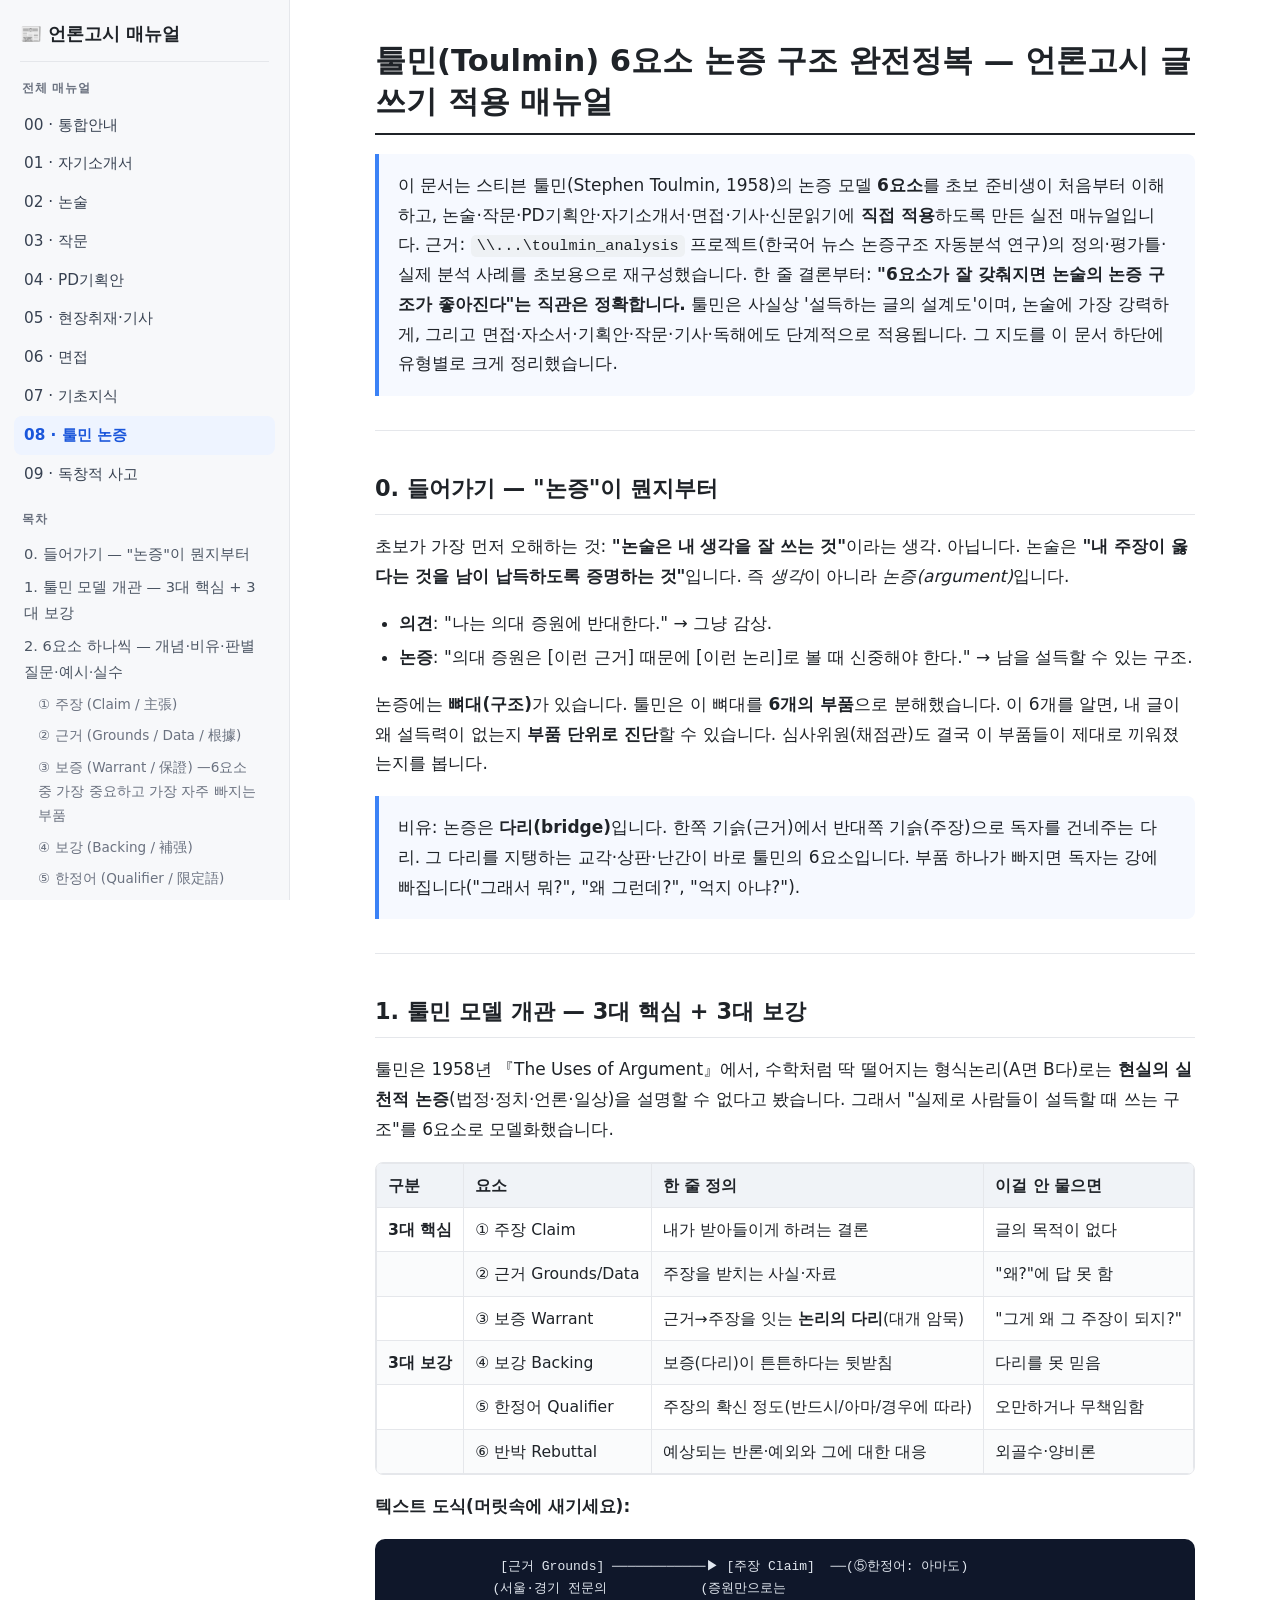
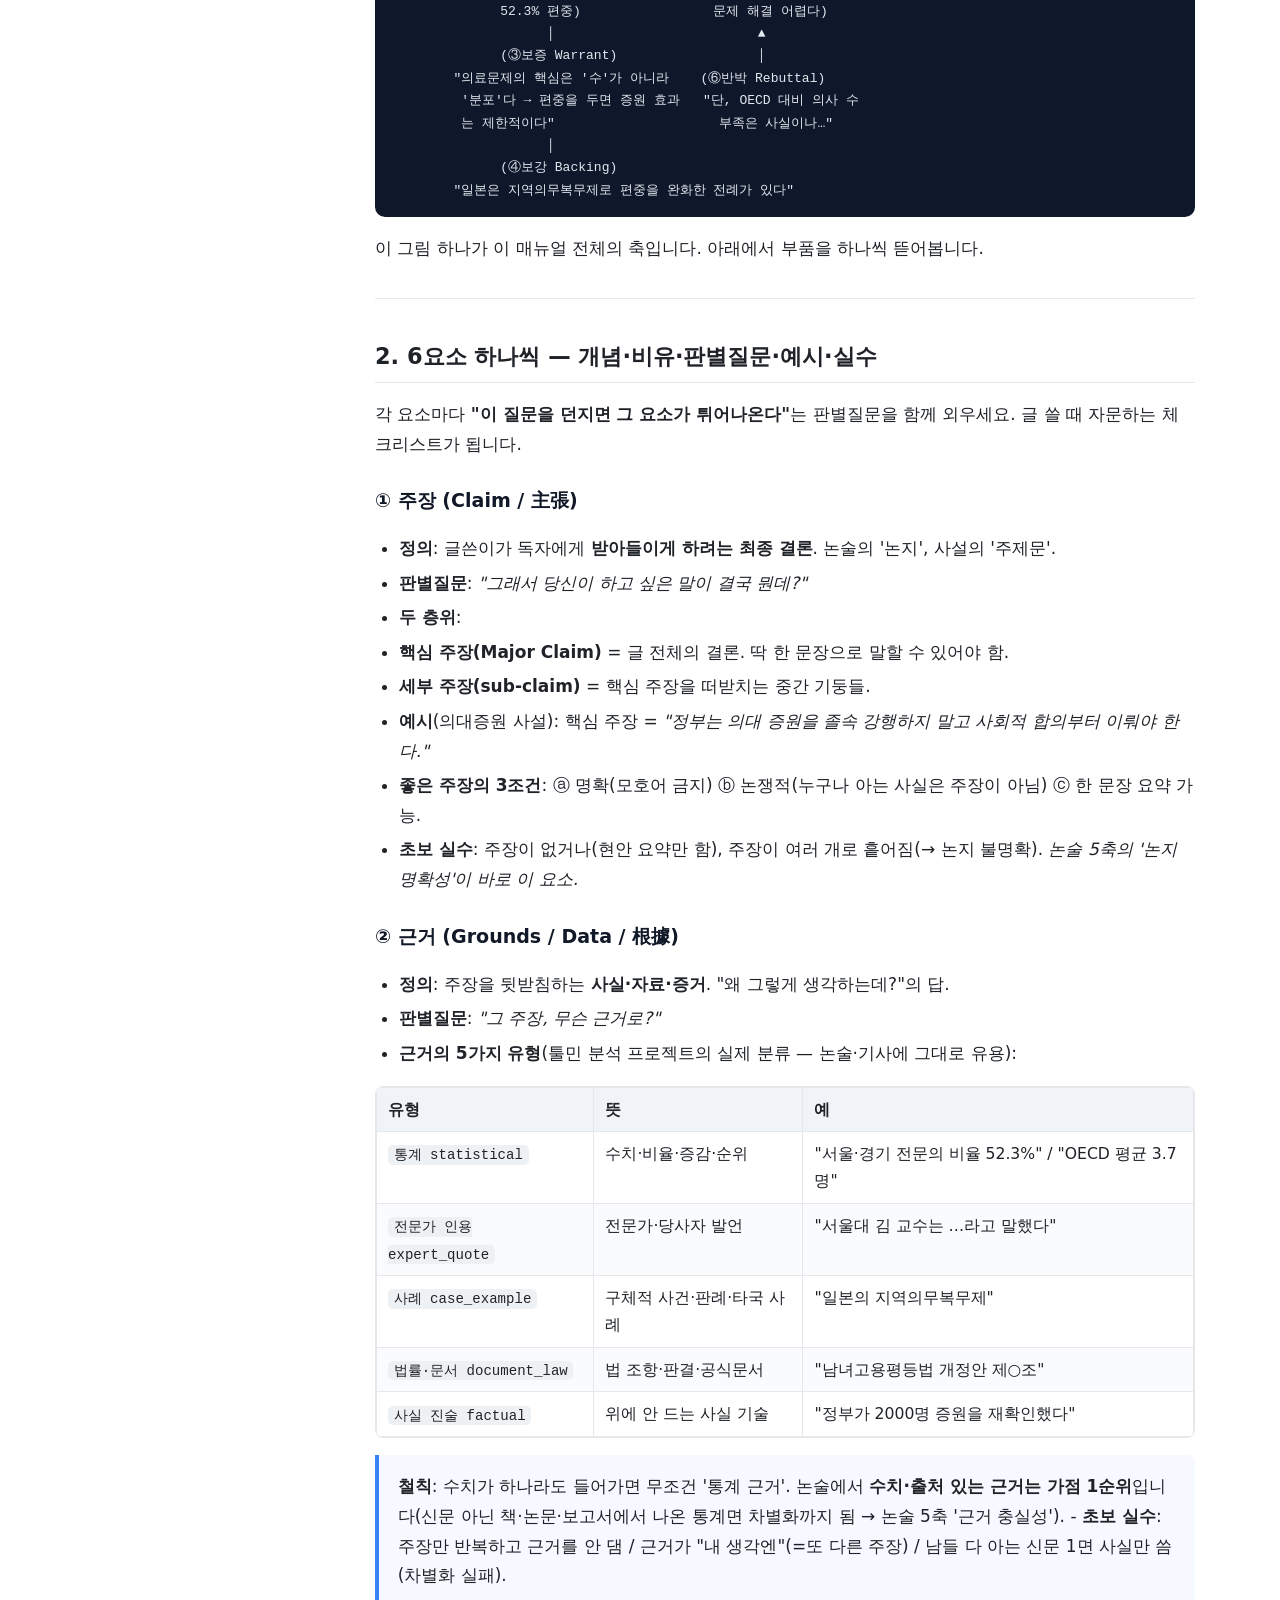
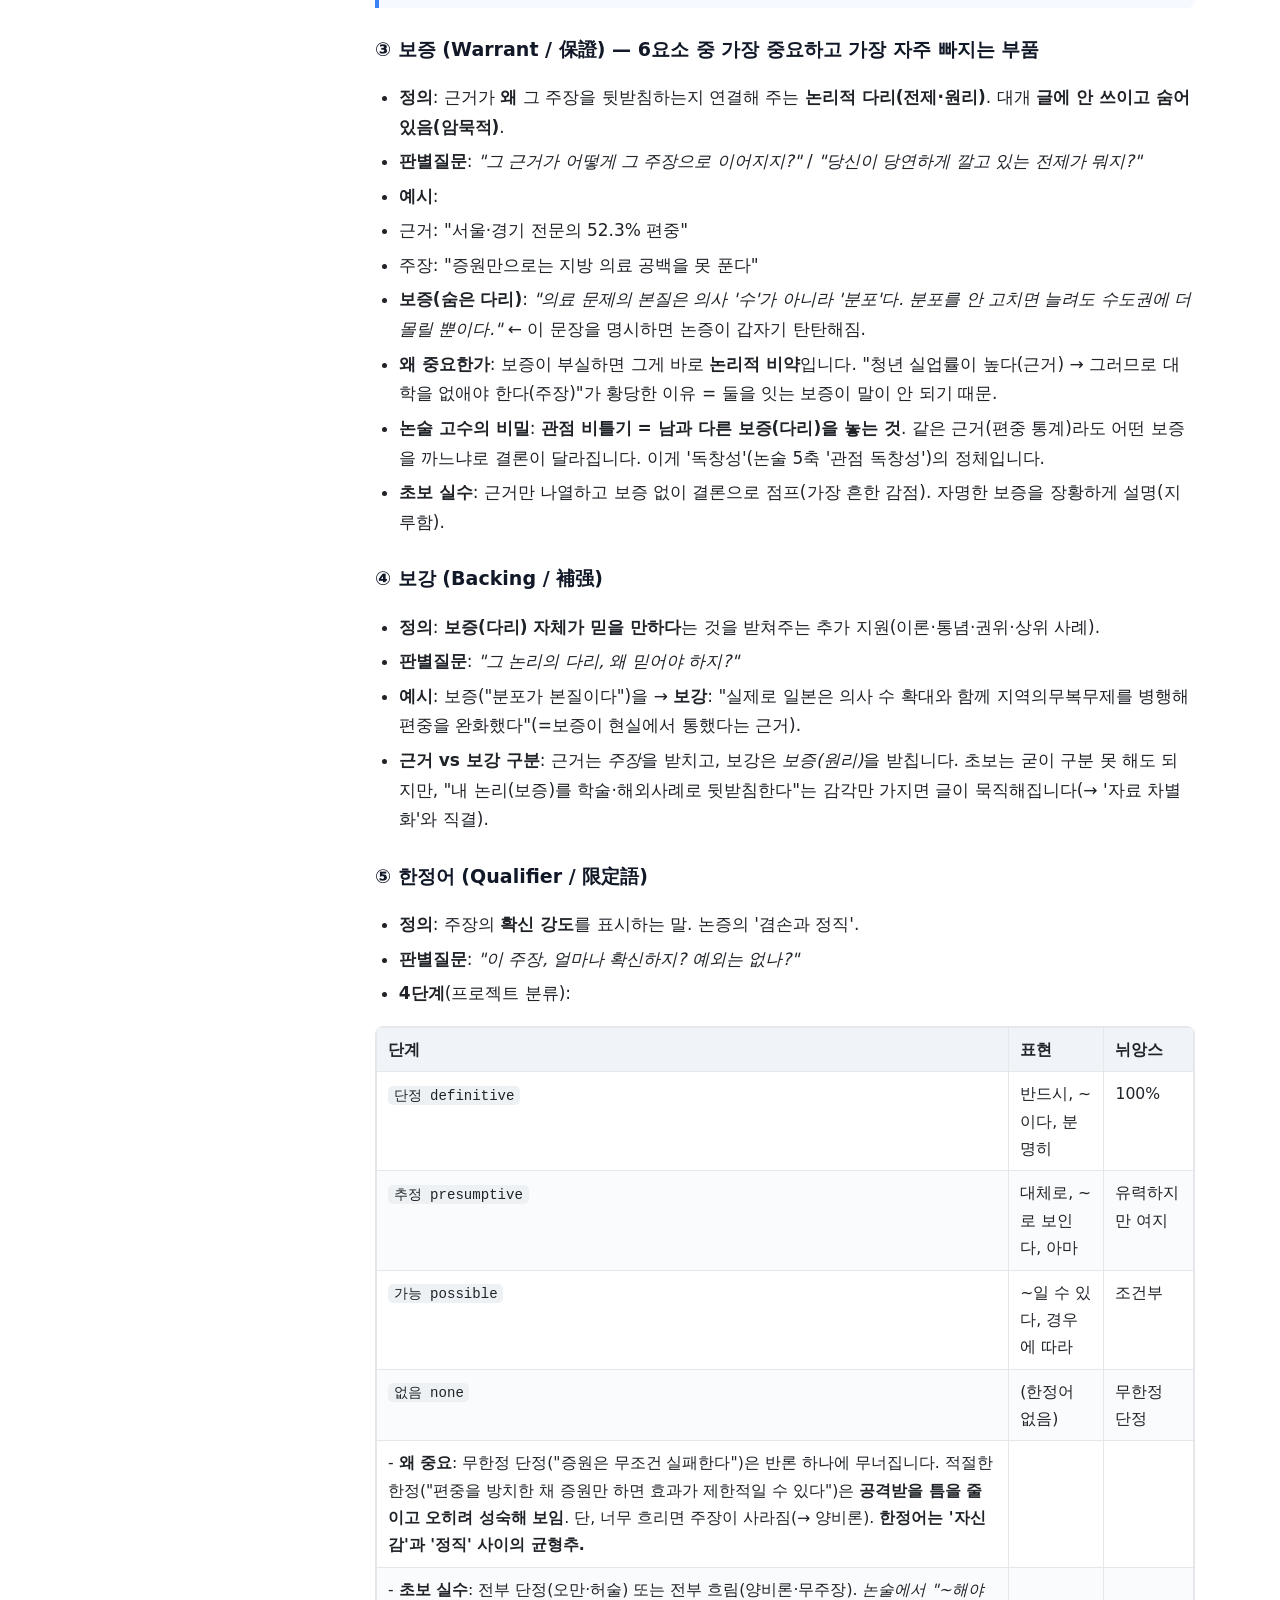
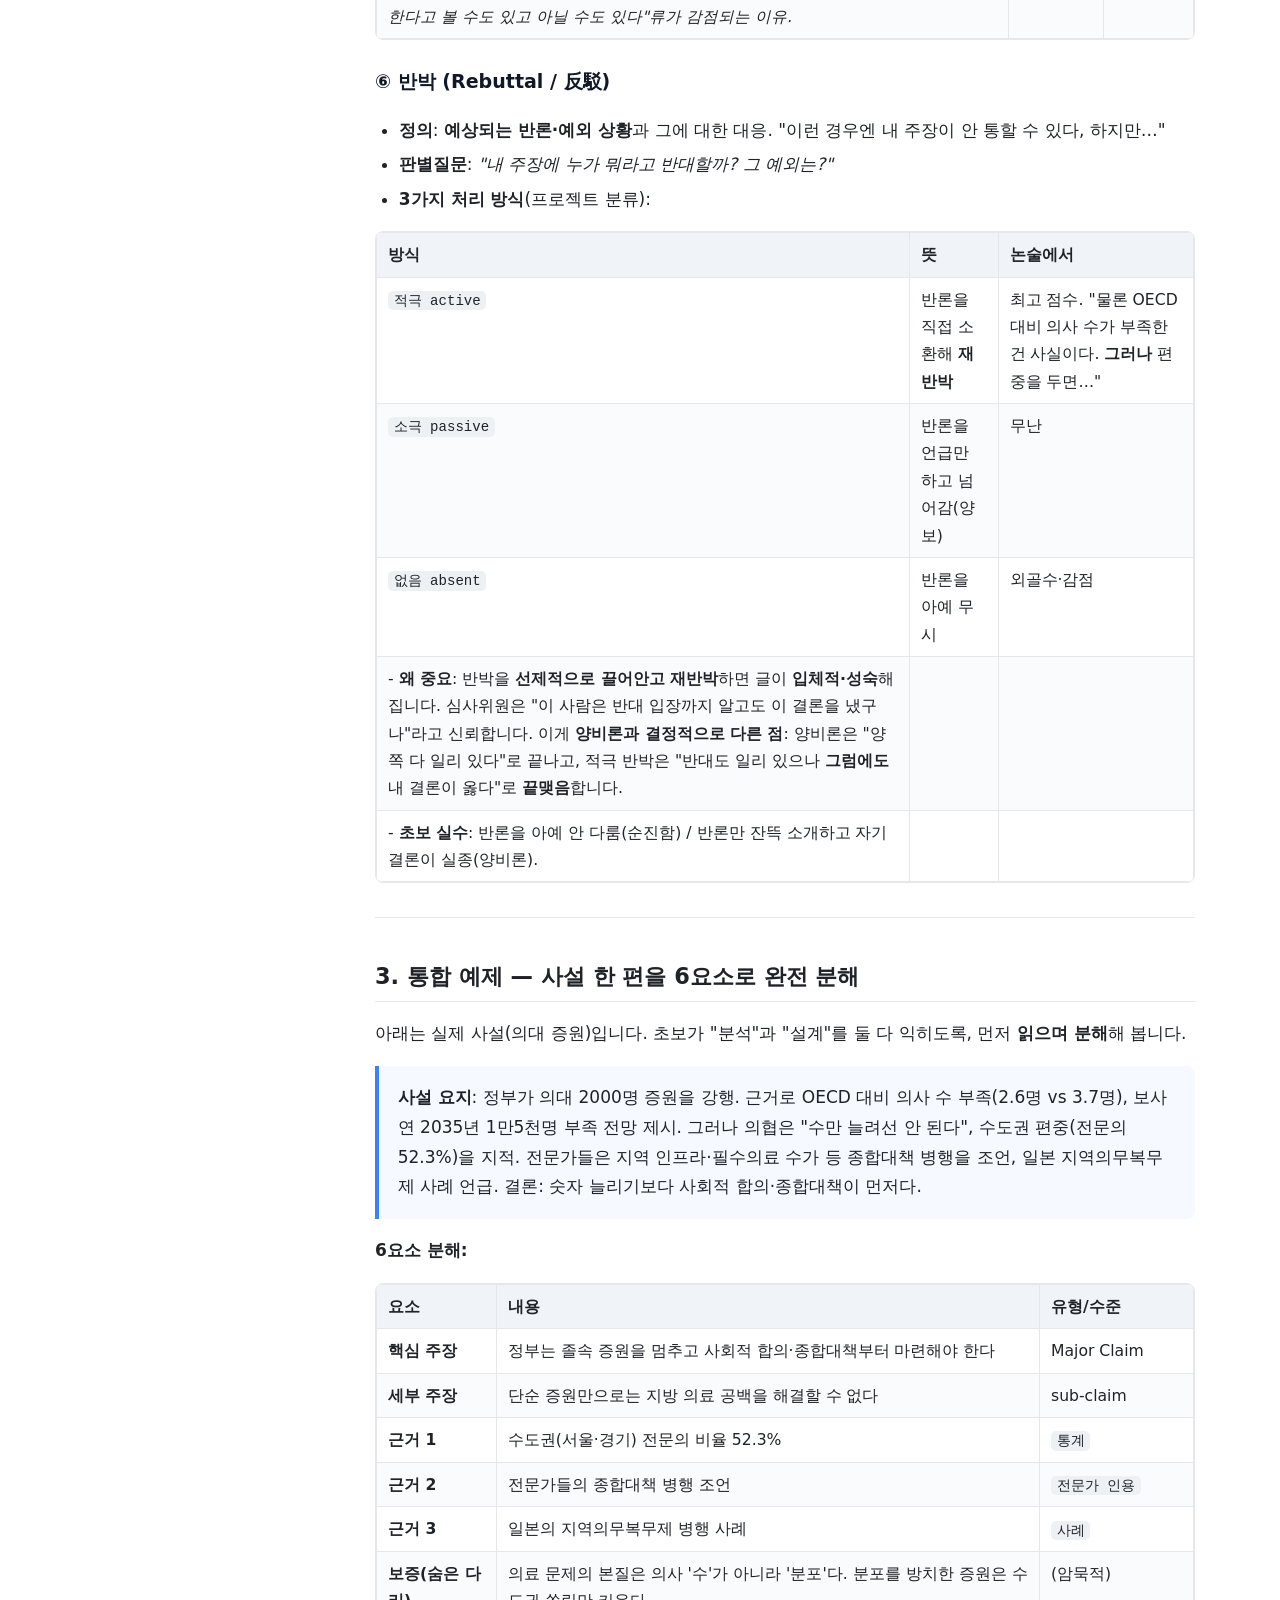
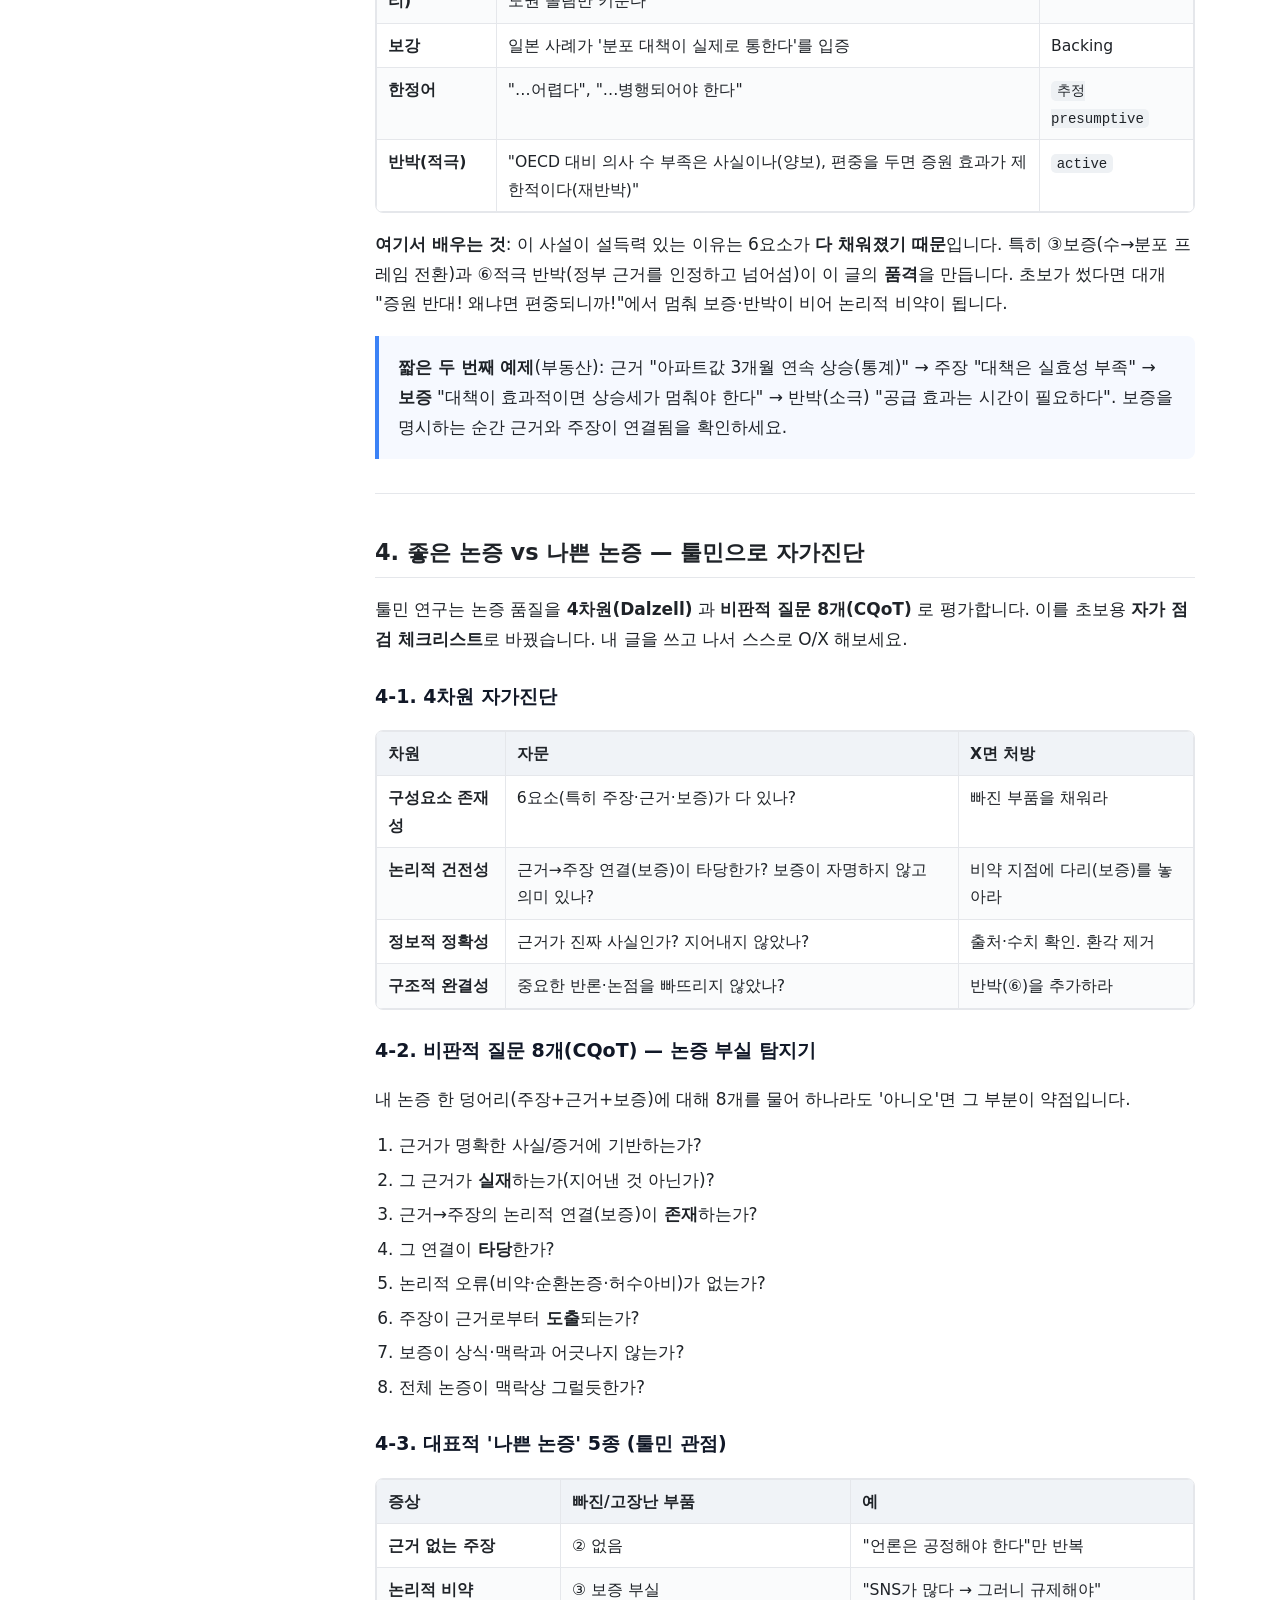
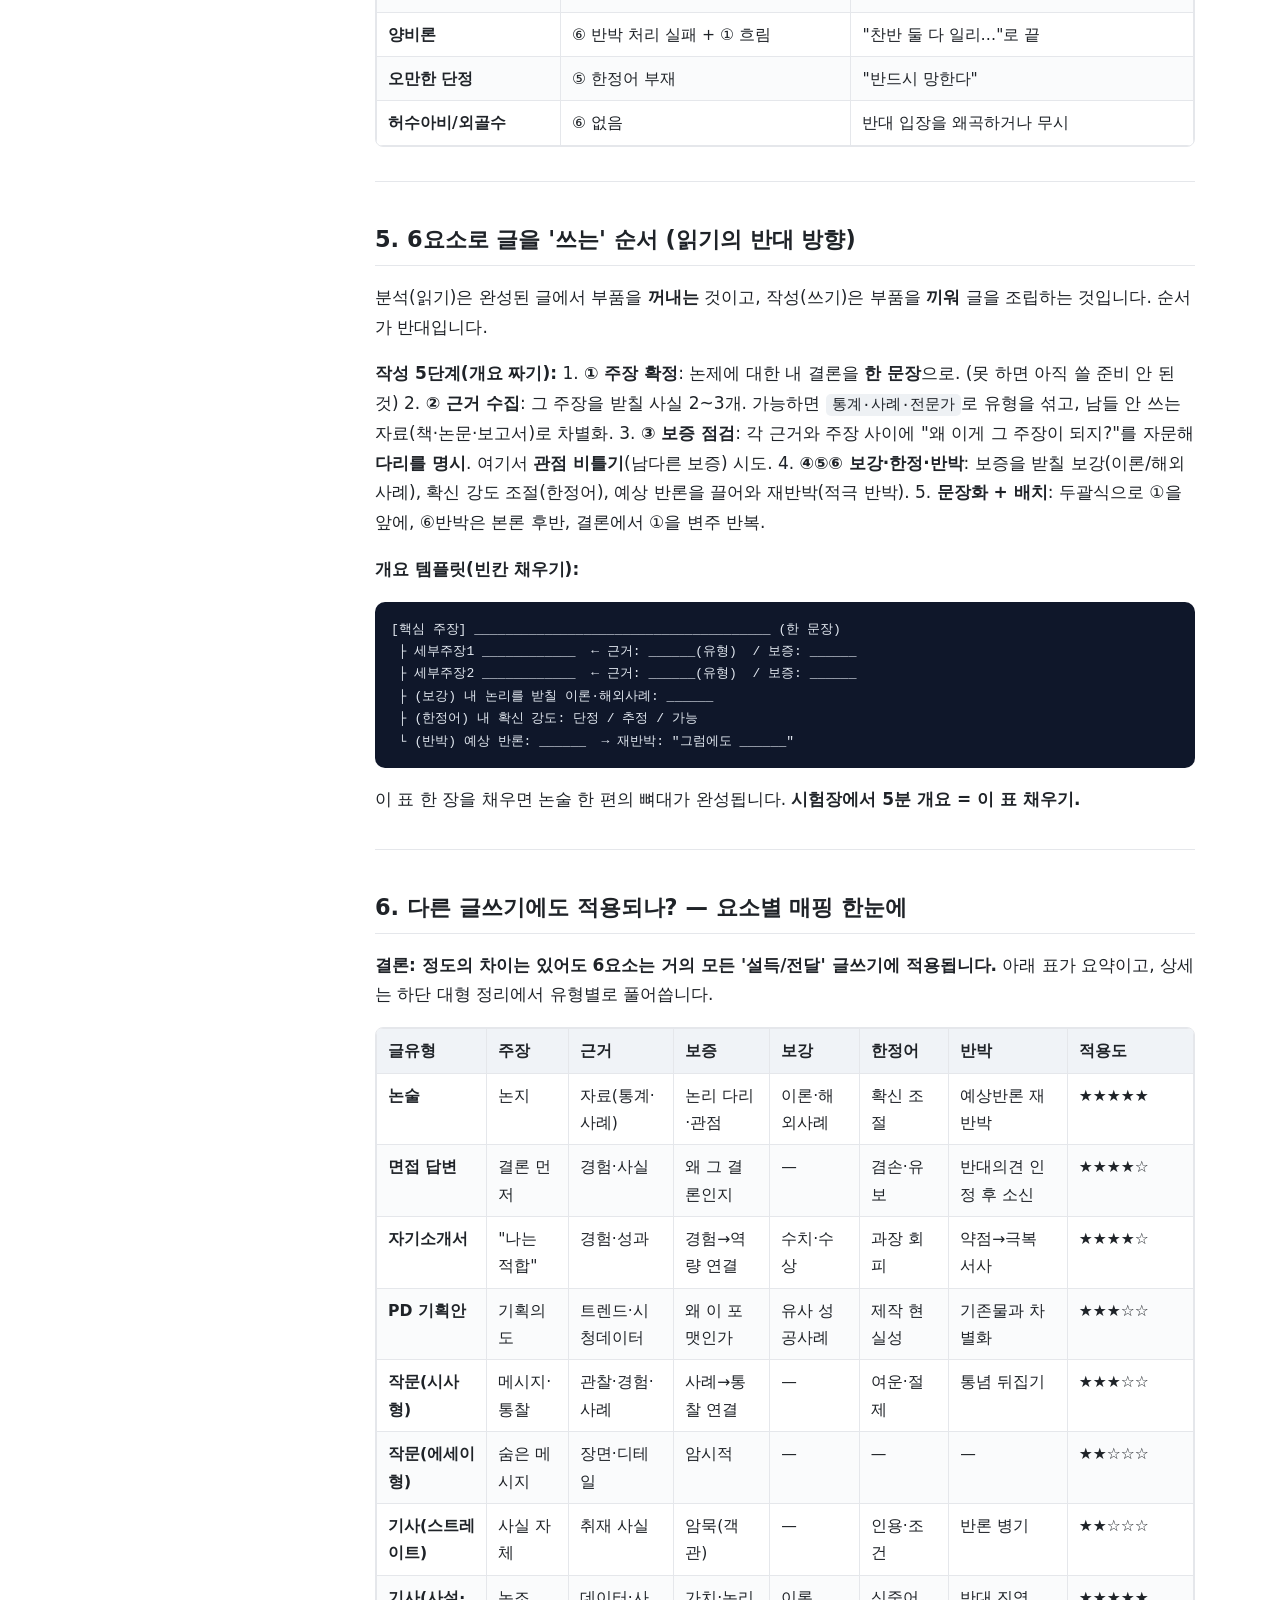
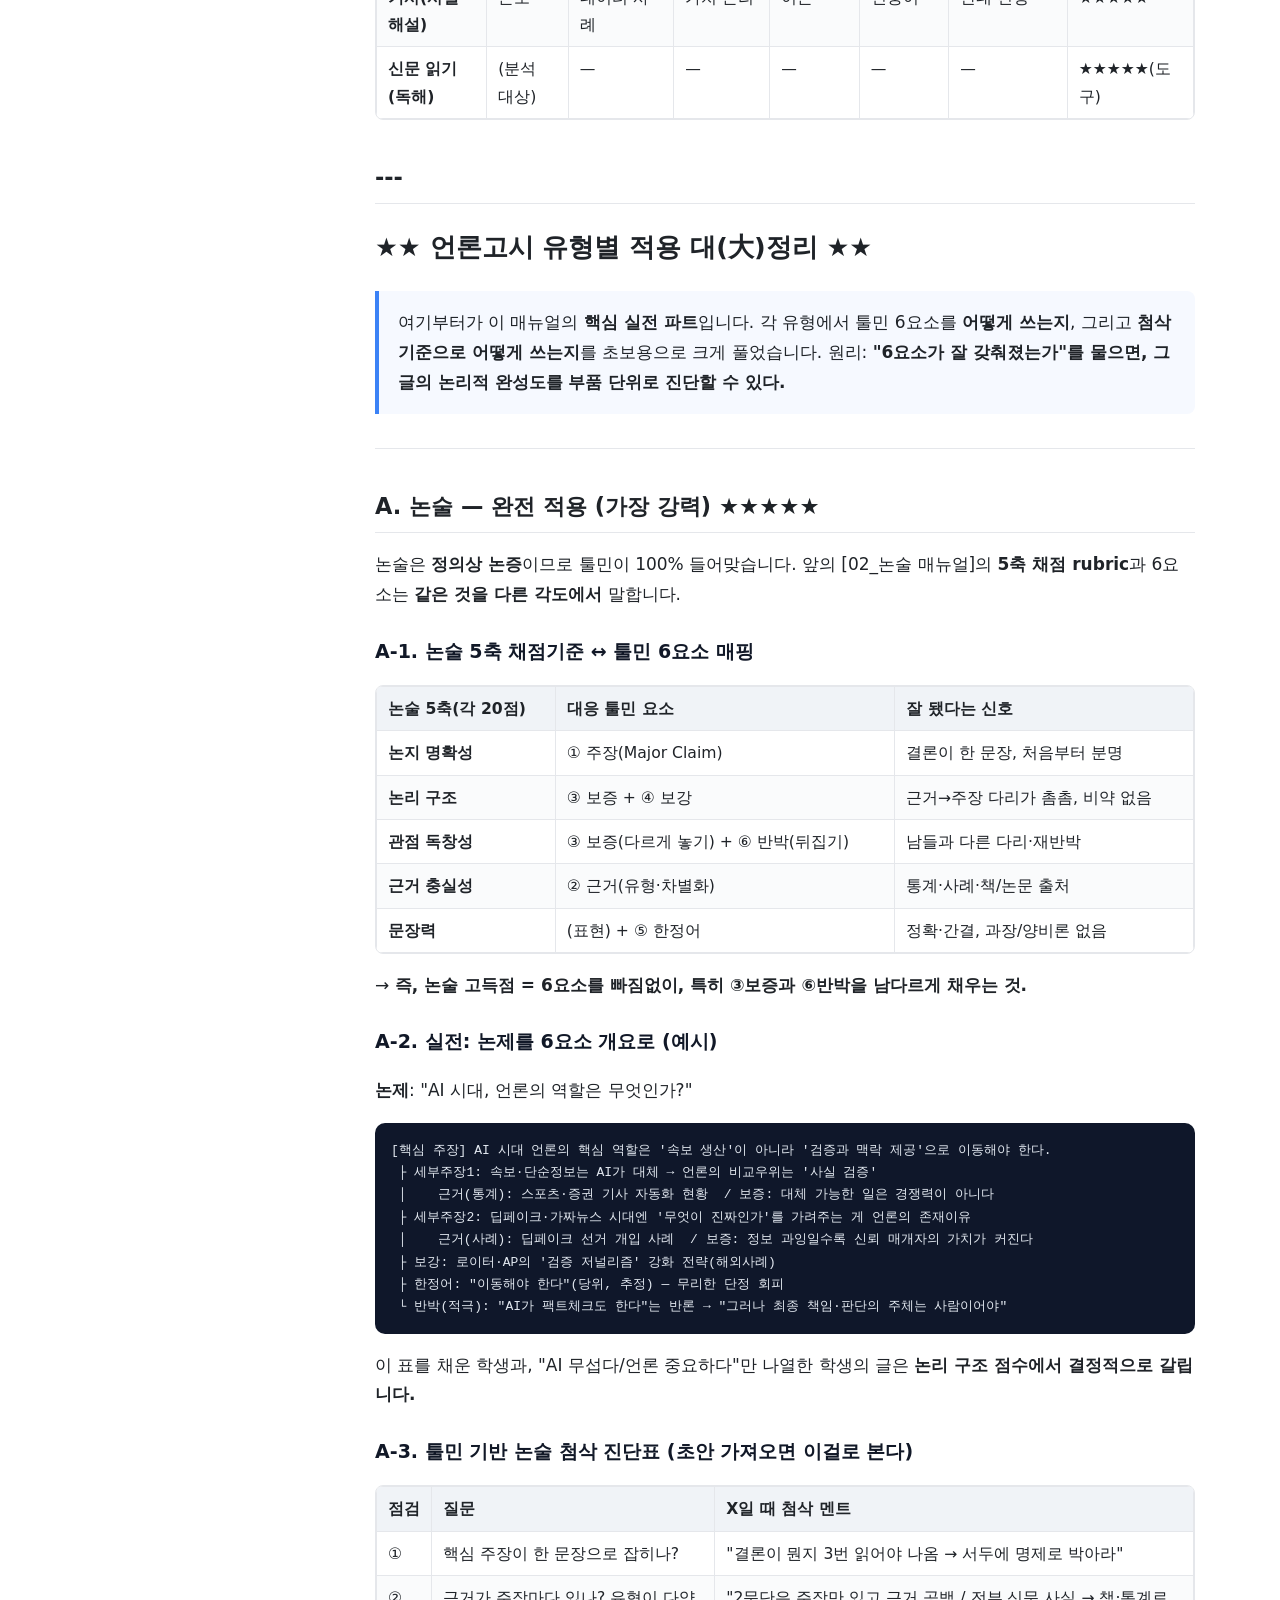
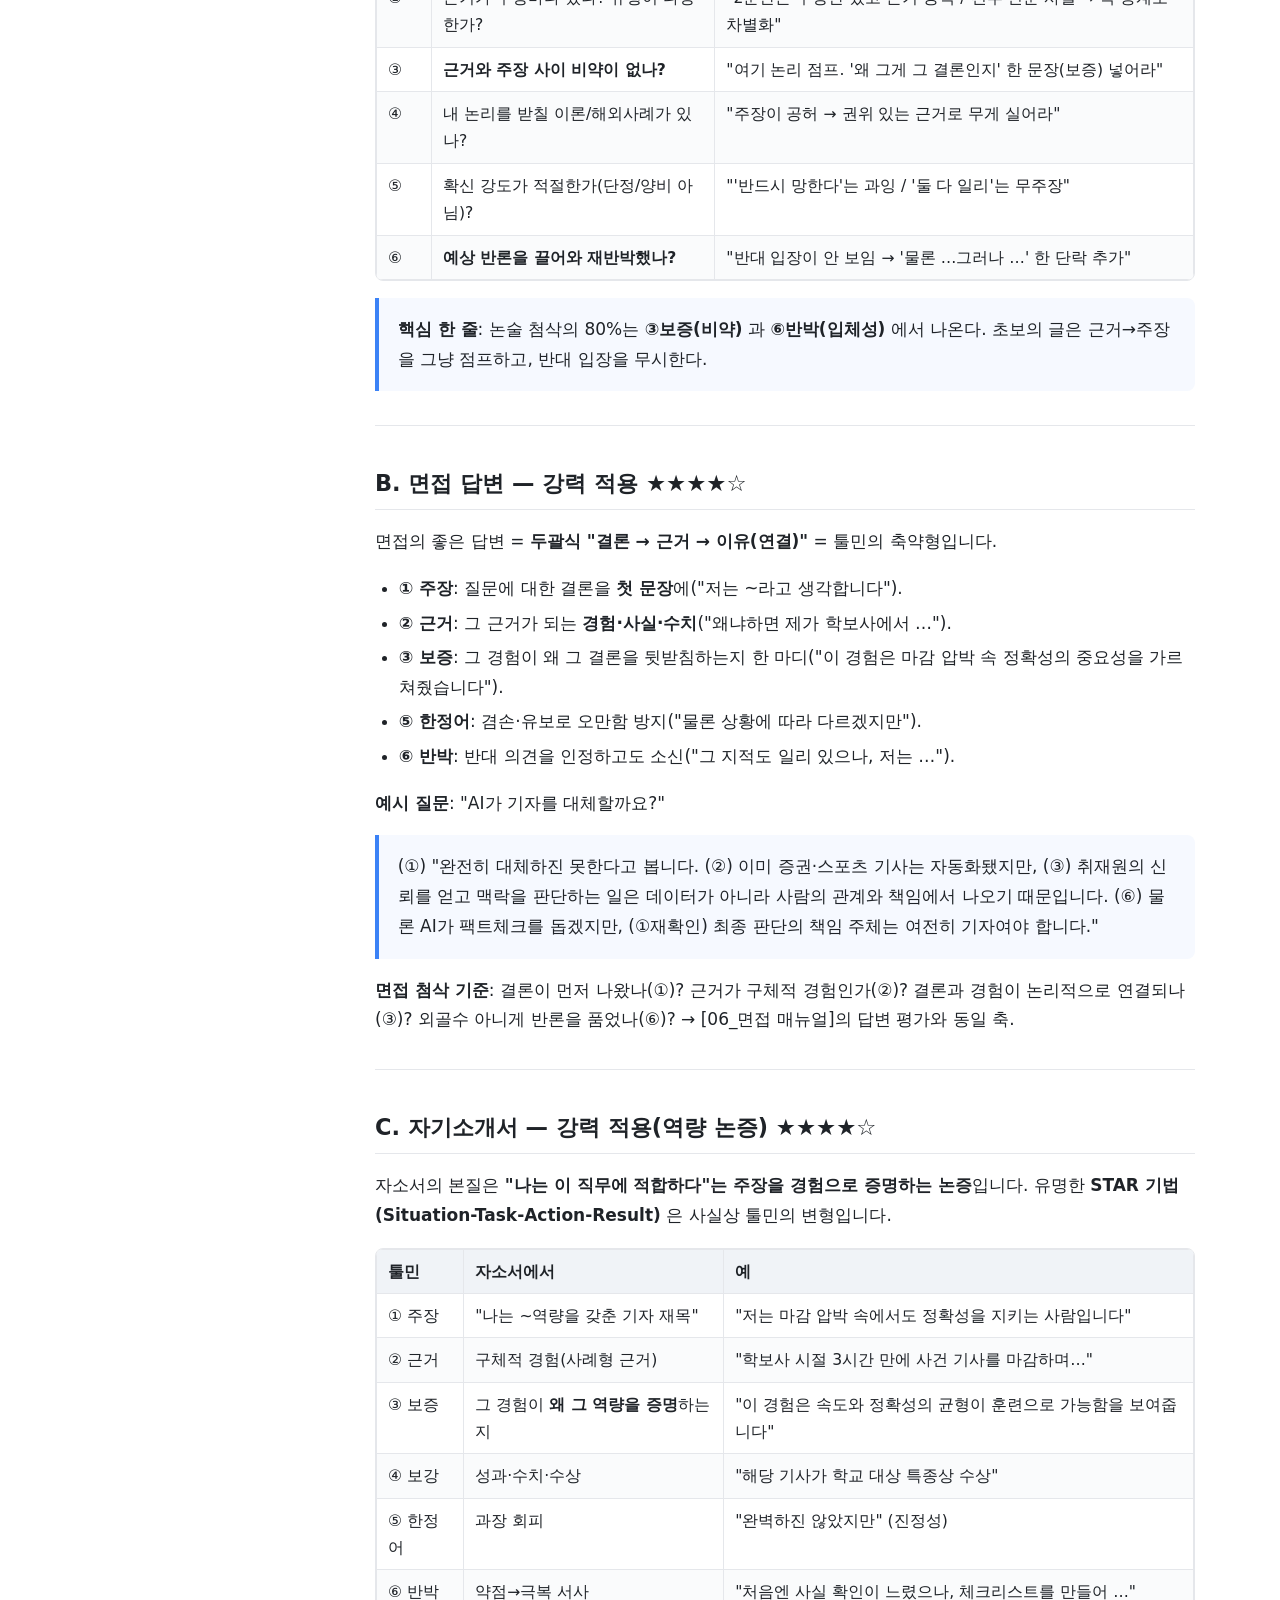
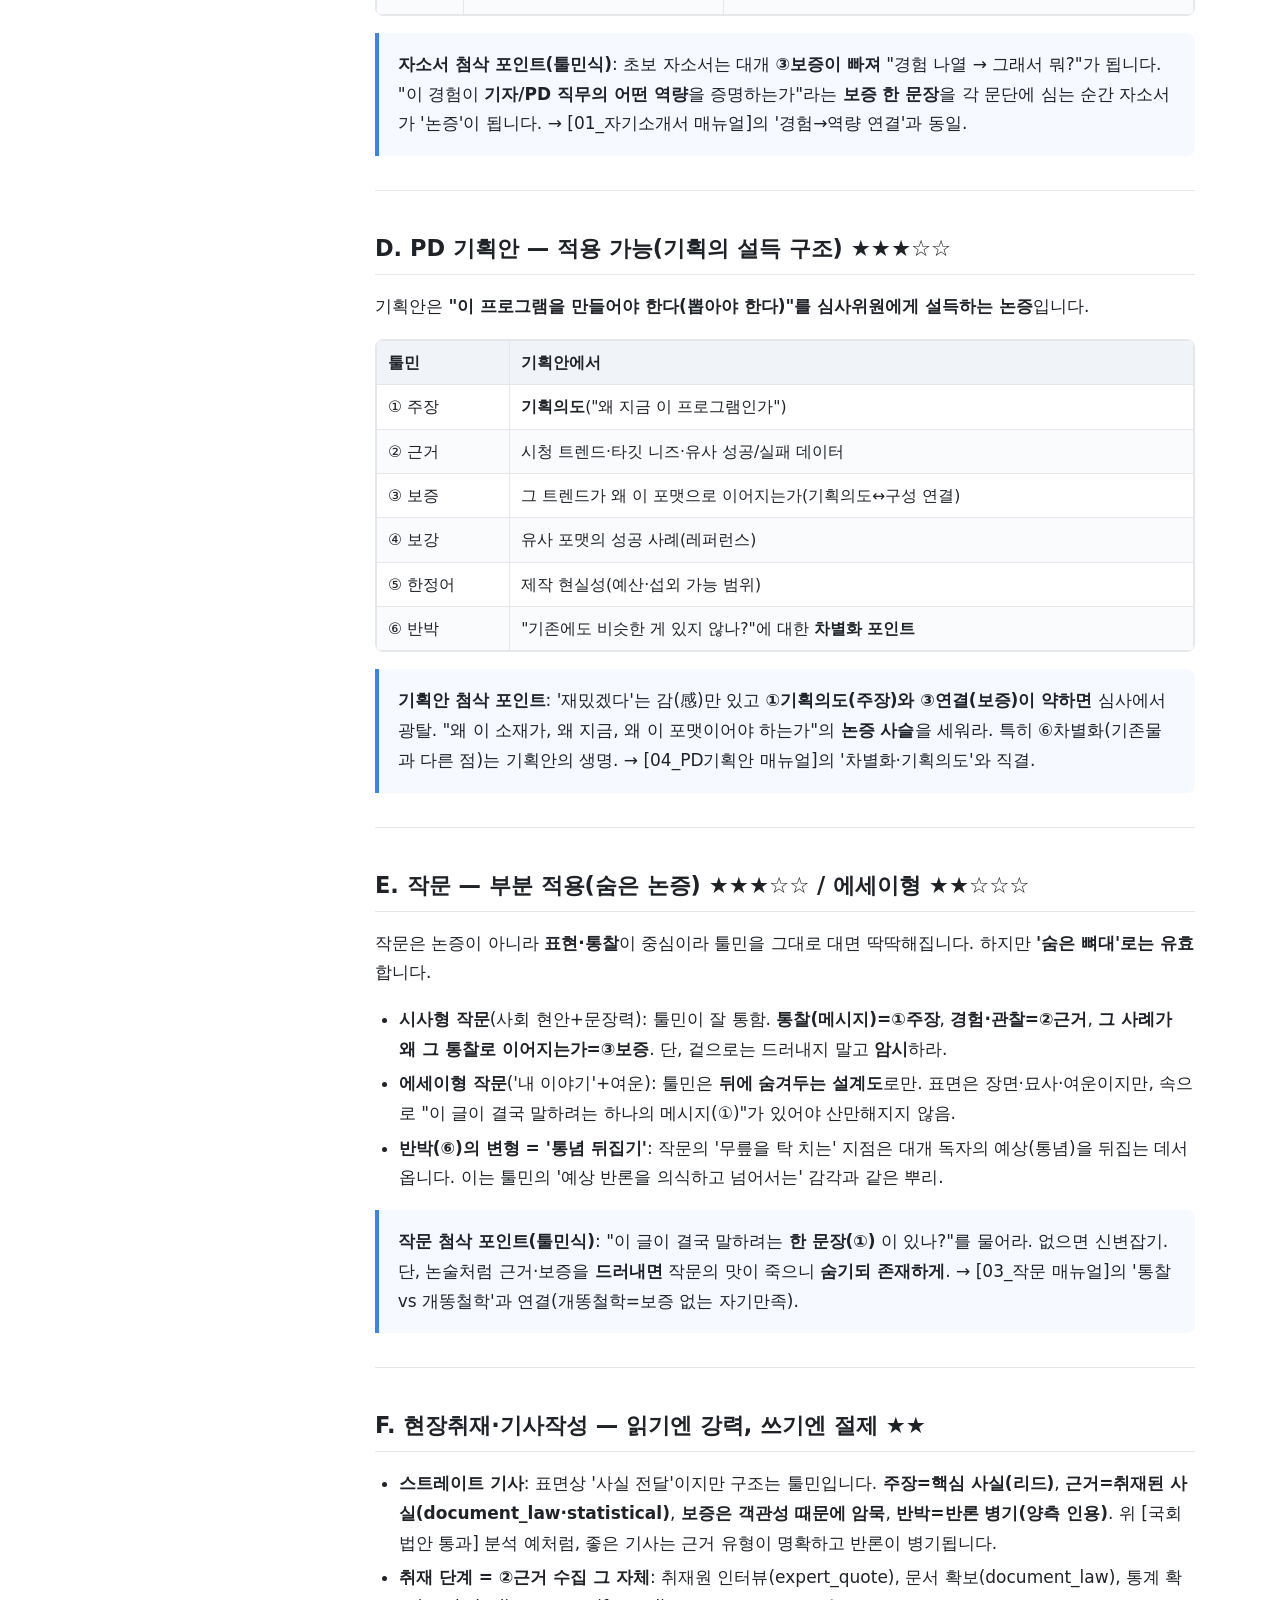
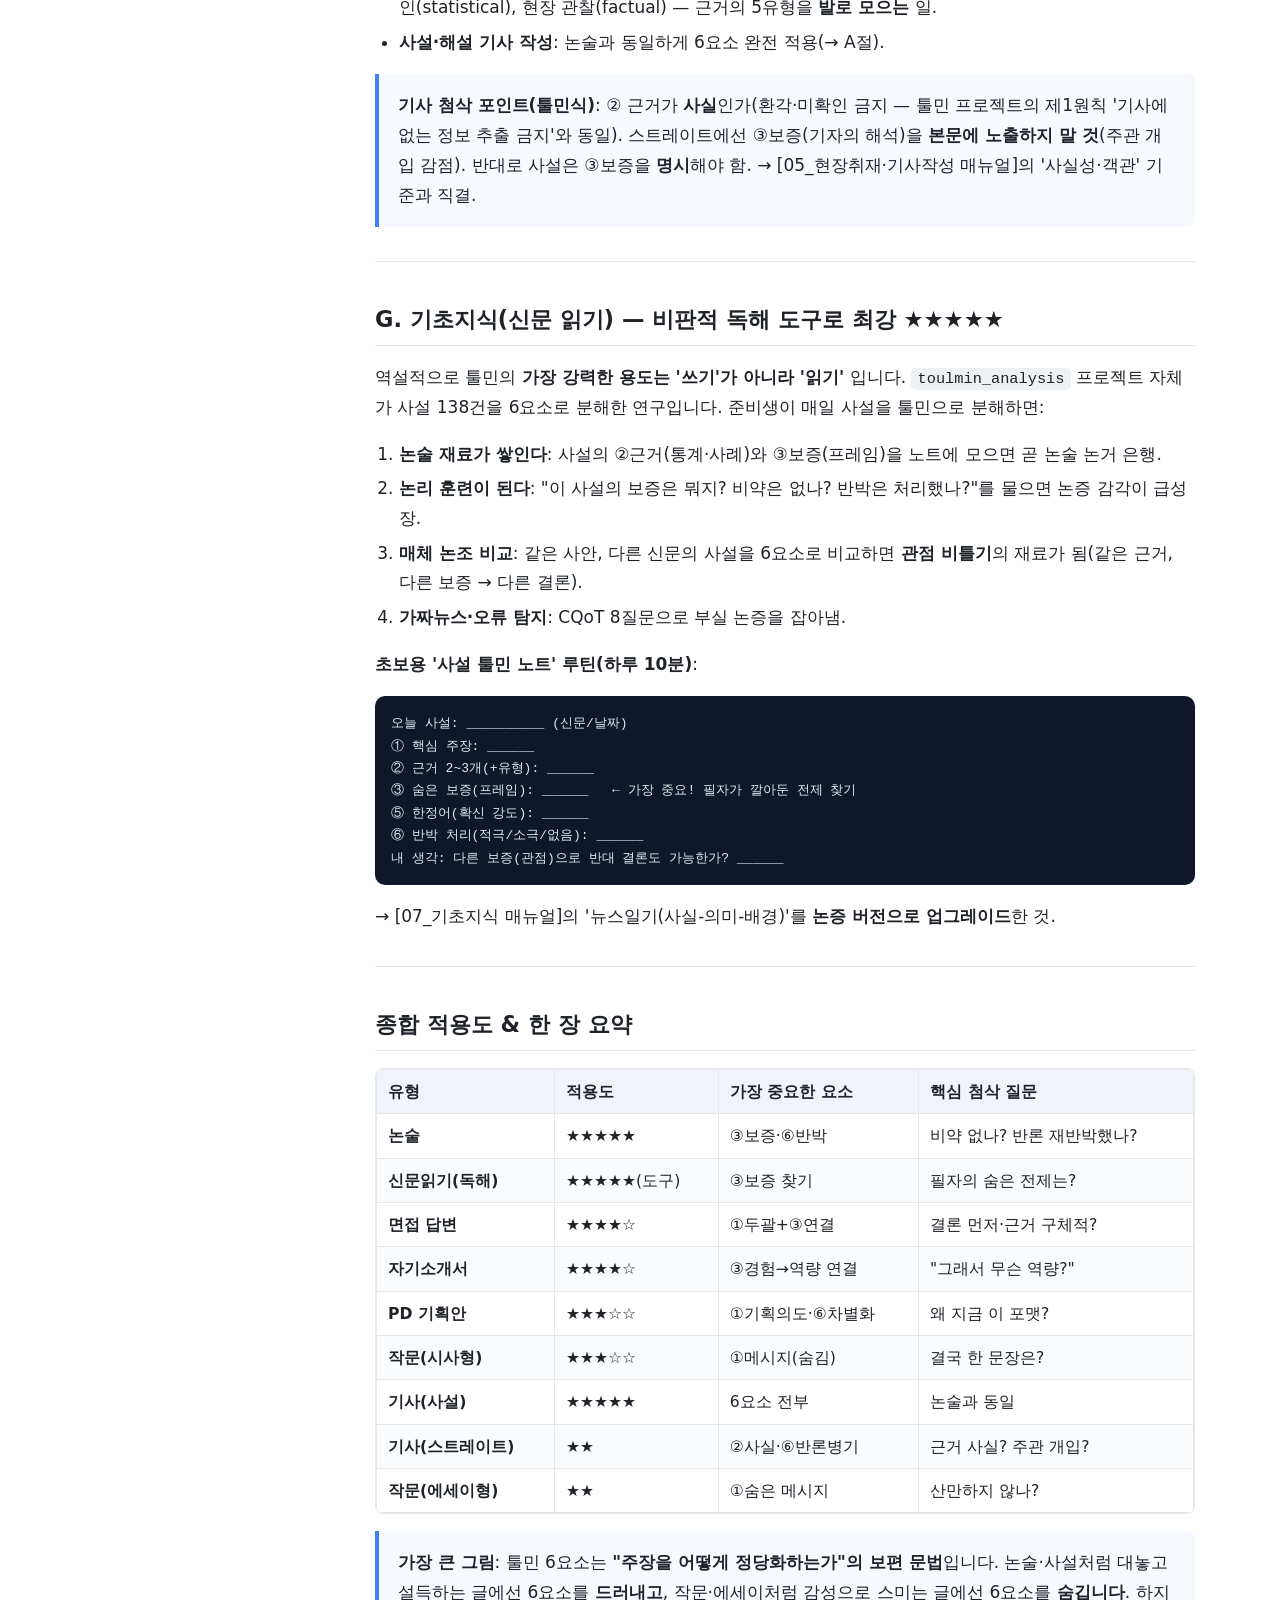
<file: 08_toulmin.html>
<!DOCTYPE html>
<html lang="ko">
<head>
<meta charset="utf-8">
<meta name="viewport" content="width=device-width, initial-scale=1">
<title>툴민(Toulmin) 6요소 논증 구조 완전정복 — 언론고시 글쓰기 적용 매뉴얼 · 언론고시 매뉴얼</title>
<link rel="stylesheet" href="assets/style.css">
</head>
<body>
<div class="topbar">
  <button id="menuBtn" aria-label="메뉴">☰</button>
  <span class="topbar-title">툴민(Toulmin) 6요소 논증 구조 완전정복 — 언론고시 글쓰기 적용 매뉴얼</span>
</div>
<div id="backdrop"></div>
<div class="wrap">
  <aside class="sidebar" id="sidebar">
    <a class="brand" href="index.html">📰 언론고시 매뉴얼</a>
    <nav class="manuals"><div class="nav-title">전체 매뉴얼</div>
<ul class="man-list">
<li><a class="" href="index.html">00 · 통합안내</a></li>
<li><a class="" href="01_cover_letter.html">01 · 자기소개서</a></li>
<li><a class="" href="02_essay.html">02 · 논술</a></li>
<li><a class="" href="03_composition.html">03 · 작문</a></li>
<li><a class="" href="04_pd_proposal.html">04 · PD기획안</a></li>
<li><a class="" href="05_reporting.html">05 · 현장취재·기사</a></li>
<li><a class="" href="06_interview.html">06 · 면접</a></li>
<li><a class="" href="07_foundation.html">07 · 기초지식</a></li>
<li><a class="active" href="08_toulmin.html">08 · 툴민 논증</a></li>
<li><a class="" href="09_creative_writing.html">09 · 독창적 사고</a></li>
</ul></nav>
    <nav class="toc"><div class="nav-title">목차</div>
<ul class="toc-list">
<li class="t2"><a href="#s1">0. 들어가기 — &quot;논증&quot;이 뭔지부터</a></li>
<li class="t2"><a href="#s2">1. 툴민 모델 개관 — 3대 핵심 + 3대 보강</a></li>
<li class="t2"><a href="#s3">2. 6요소 하나씩 — 개념·비유·판별질문·예시·실수</a></li>
<li class="t3"><a href="#s4">① 주장 (Claim / 主張)</a></li>
<li class="t3"><a href="#s5">② 근거 (Grounds / Data / 根據)</a></li>
<li class="t3"><a href="#s6">③ 보증 (Warrant / 保證) —6요소 중 가장 중요하고 가장 자주 빠지는 부품</a></li>
<li class="t3"><a href="#s7">④ 보강 (Backing / 補强)</a></li>
<li class="t3"><a href="#s8">⑤ 한정어 (Qualifier / 限定語)</a></li>
<li class="t3"><a href="#s9">⑥ 반박 (Rebuttal / 反駁)</a></li>
<li class="t2"><a href="#s10">3. 통합 예제 — 사설 한 편을 6요소로 완전 분해</a></li>
<li class="t2"><a href="#s11">4. 좋은 논증 vs 나쁜 논증 — 툴민으로 자가진단</a></li>
<li class="t3"><a href="#s12">4-1. 4차원 자가진단</a></li>
<li class="t3"><a href="#s13">4-2. 비판적 질문 8개(CQoT) — 논증 부실 탐지기</a></li>
<li class="t3"><a href="#s14">4-3. 대표적 &#x27;나쁜 논증&#x27; 5종 (툴민 관점)</a></li>
<li class="t2"><a href="#s15">5. 6요소로 글을 &#x27;쓰는&#x27; 순서 (읽기의 반대 방향)</a></li>
<li class="t2"><a href="#s16">6. 다른 글쓰기에도 적용되나? — 요소별 매핑 한눈에</a></li>
<li class="t2"><a href="#s17">---</a></li>
<li class="t2"><a href="#s18">A. 논술 — 완전 적용 (가장 강력) ★★★★★</a></li>
<li class="t3"><a href="#s19">A-1. 논술 5축 채점기준 ↔ 툴민 6요소 매핑</a></li>
<li class="t3"><a href="#s20">A-2. 실전: 논제를 6요소 개요로 (예시)</a></li>
<li class="t3"><a href="#s21">A-3. 툴민 기반 논술 첨삭 진단표 (초안 가져오면 이걸로 본다)</a></li>
<li class="t2"><a href="#s22">B. 면접 답변 — 강력 적용 ★★★★☆</a></li>
<li class="t2"><a href="#s23">C. 자기소개서 — 강력 적용(역량 논증) ★★★★☆</a></li>
<li class="t2"><a href="#s24">D. PD 기획안 — 적용 가능(기획의 설득 구조) ★★★☆☆</a></li>
<li class="t2"><a href="#s25">E. 작문 — 부분 적용(숨은 논증) ★★★☆☆ / 에세이형 ★★☆☆☆</a></li>
<li class="t2"><a href="#s26">F. 현장취재·기사작성 — 읽기엔 강력, 쓰기엔 절제 ★★</a></li>
<li class="t2"><a href="#s27">G. 기초지식(신문 읽기) — 비판적 독해 도구로 최강 ★★★★★</a></li>
<li class="t2"><a href="#s28">종합 적용도 &amp; 한 장 요약</a></li>
<li class="t2"><a href="#s29">실전 30일 훈련 루틴 (초보용)</a></li>
<li class="t2"><a href="#s30">자주 묻는 질문 (FAQ)</a></li>
<li class="t2"><a href="#s31">관련 자료</a></li>
</ul></nav>
  </aside>
  <main class="main">
    <header class="page-head"><h1>툴민(Toulmin) 6요소 논증 구조 완전정복 — 언론고시 글쓰기 적용 매뉴얼</h1></header>
    <article class="content">
<blockquote>
<p>이 문서는 스티븐 툴민(Stephen Toulmin, 1958)의 논증 모델 <strong>6요소</strong>를 초보 준비생이 처음부터 이해하고, 논술·작문·PD기획안·자기소개서·면접·기사·신문읽기에 <strong>직접 적용</strong>하도록 만든 실전 매뉴얼입니다.
근거: <code>\\...\toulmin_analysis</code> 프로젝트(한국어 뉴스 논증구조 자동분석 연구)의 정의·평가틀·실제 분석 사례를 초보용으로 재구성했습니다.
한 줄 결론부터: <strong>"6요소가 잘 갖춰지면 논술의 논증 구조가 좋아진다"는 직관은 정확합니다.</strong> 툴민은 사실상 '설득하는 글의 설계도'이며, 논술에 가장 강력하게, 그리고 면접·자소서·기획안·작문·기사·독해에도 단계적으로 적용됩니다. 그 지도를 이 문서 하단에 유형별로 크게 정리했습니다.</p>
</blockquote>
<hr/>
<h2 id="s1">0. 들어가기 — "논증"이 뭔지부터</h2>
<p>초보가 가장 먼저 오해하는 것: <strong>"논술은 내 생각을 잘 쓰는 것"</strong>이라는 생각. 아닙니다. 논술은 <strong>"내 주장이 옳다는 것을 남이 납득하도록 증명하는 것"</strong>입니다. 즉 <em>생각</em>이 아니라 <em>논증(argument)</em>입니다.</p>
<ul>
<li><strong>의견</strong>: "나는 의대 증원에 반대한다." → 그냥 감상.</li>
<li><strong>논증</strong>: "의대 증원은 [이런 근거] 때문에 [이런 논리]로 볼 때 신중해야 한다." → 남을 설득할 수 있는 구조.</li>
</ul>
<p>논증에는 <strong>뼈대(구조)</strong>가 있습니다. 툴민은 이 뼈대를 <strong>6개의 부품</strong>으로 분해했습니다. 이 6개를 알면, 내 글이 왜 설득력이 없는지 <strong>부품 단위로 진단</strong>할 수 있습니다. 심사위원(채점관)도 결국 이 부품들이 제대로 끼워졌는지를 봅니다.</p>
<blockquote>
<p>비유: 논증은 <strong>다리(bridge)</strong>입니다. 한쪽 기슭(근거)에서 반대쪽 기슭(주장)으로 독자를 건네주는 다리. 그 다리를 지탱하는 교각·상판·난간이 바로 툴민의 6요소입니다. 부품 하나가 빠지면 독자는 강에 빠집니다("그래서 뭐?", "왜 그런데?", "억지 아냐?").</p>
</blockquote>
<hr/>
<h2 id="s2">1. 툴민 모델 개관 — 3대 핵심 + 3대 보강</h2>
<p>툴민은 1958년 『The Uses of Argument』에서, 수학처럼 딱 떨어지는 형식논리(A면 B다)로는 <strong>현실의 실천적 논증</strong>(법정·정치·언론·일상)을 설명할 수 없다고 봤습니다. 그래서 "실제로 사람들이 설득할 때 쓰는 구조"를 6요소로 모델화했습니다.</p>
<div class="tw"><table>
<thead>
<tr>
<th>구분</th>
<th>요소</th>
<th>한 줄 정의</th>
<th>이걸 안 물으면</th>
</tr>
</thead>
<tbody>
<tr>
<td><strong>3대 핵심</strong></td>
<td>① 주장 Claim</td>
<td>내가 받아들이게 하려는 결론</td>
<td>글의 목적이 없다</td>
</tr>
<tr>
<td></td>
<td>② 근거 Grounds/Data</td>
<td>주장을 받치는 사실·자료</td>
<td>"왜?"에 답 못 함</td>
</tr>
<tr>
<td></td>
<td>③ 보증 Warrant</td>
<td>근거→주장을 잇는 <strong>논리의 다리</strong>(대개 암묵)</td>
<td>"그게 왜 그 주장이 되지?"</td>
</tr>
<tr>
<td><strong>3대 보강</strong></td>
<td>④ 보강 Backing</td>
<td>보증(다리)이 튼튼하다는 뒷받침</td>
<td>다리를 못 믿음</td>
</tr>
<tr>
<td></td>
<td>⑤ 한정어 Qualifier</td>
<td>주장의 확신 정도(반드시/아마/경우에 따라)</td>
<td>오만하거나 무책임함</td>
</tr>
<tr>
<td></td>
<td>⑥ 반박 Rebuttal</td>
<td>예상되는 반론·예외와 그에 대한 대응</td>
<td>외골수·양비론</td>
</tr>
</tbody>
</table></div>
<p><strong>텍스트 도식(머릿속에 새기세요):</strong></p>
<pre><code>              [근거 Grounds] ────────────▶ [주장 Claim]  ──(⑤한정어: 아마도)
             (서울·경기 전문의            (증원만으로는
              52.3% 편중)                 문제 해결 어렵다)
                    │                          ▲
              (③보증 Warrant)                  │
        "의료문제의 핵심은 '수'가 아니라    (⑥반박 Rebuttal)
         '분포'다 → 편중을 두면 증원 효과   "단, OECD 대비 의사 수
         는 제한적이다"                     부족은 사실이나…"
                    │
              (④보강 Backing)
        "일본은 지역의무복무제로 편중을 완화한 전례가 있다"
</code></pre>
<p>이 그림 하나가 이 매뉴얼 전체의 축입니다. 아래에서 부품을 하나씩 뜯어봅니다.</p>
<hr/>
<h2 id="s3">2. 6요소 하나씩 — 개념·비유·판별질문·예시·실수</h2>
<p>각 요소마다 <strong>"이 질문을 던지면 그 요소가 튀어나온다"</strong>는 판별질문을 함께 외우세요. 글 쓸 때 자문하는 체크리스트가 됩니다.</p>
<h3 id="s4">① 주장 (Claim / 主張)</h3>
<ul>
<li><strong>정의</strong>: 글쓴이가 독자에게 <strong>받아들이게 하려는 최종 결론</strong>. 논술의 '논지', 사설의 '주제문'.</li>
<li><strong>판별질문</strong>: <em>"그래서 당신이 하고 싶은 말이 결국 뭔데?"</em></li>
<li><strong>두 층위</strong>:</li>
<li><strong>핵심 주장(Major Claim)</strong> = 글 전체의 결론. 딱 한 문장으로 말할 수 있어야 함.</li>
<li><strong>세부 주장(sub-claim)</strong> = 핵심 주장을 떠받치는 중간 기둥들.</li>
<li><strong>예시</strong>(의대증원 사설): 핵심 주장 = <em>"정부는 의대 증원을 졸속 강행하지 말고 사회적 합의부터 이뤄야 한다."</em></li>
<li><strong>좋은 주장의 3조건</strong>: ⓐ 명확(모호어 금지) ⓑ 논쟁적(누구나 아는 사실은 주장이 아님) ⓒ 한 문장 요약 가능.</li>
<li><strong>초보 실수</strong>: 주장이 없거나(현안 요약만 함), 주장이 여러 개로 흩어짐(→ 논지 불명확). <em>논술 5축의 '논지 명확성'이 바로 이 요소.</em></li>
</ul>
<h3 id="s5">② 근거 (Grounds / Data / 根據)</h3>
<ul>
<li><strong>정의</strong>: 주장을 뒷받침하는 <strong>사실·자료·증거</strong>. "왜 그렇게 생각하는데?"의 답.</li>
<li><strong>판별질문</strong>: <em>"그 주장, 무슨 근거로?"</em></li>
<li><strong>근거의 5가지 유형</strong>(툴민 분석 프로젝트의 실제 분류 — 논술·기사에 그대로 유용):</li>
</ul>
<div class="tw"><table>
<thead>
<tr>
<th>유형</th>
<th>뜻</th>
<th>예</th>
</tr>
</thead>
<tbody>
<tr>
<td><code>통계 statistical</code></td>
<td>수치·비율·증감·순위</td>
<td>"서울·경기 전문의 비율 52.3%" / "OECD 평균 3.7명"</td>
</tr>
<tr>
<td><code>전문가 인용 expert_quote</code></td>
<td>전문가·당사자 발언</td>
<td>"서울대 김 교수는 …라고 말했다"</td>
</tr>
<tr>
<td><code>사례 case_example</code></td>
<td>구체적 사건·판례·타국 사례</td>
<td>"일본의 지역의무복무제"</td>
</tr>
<tr>
<td><code>법률·문서 document_law</code></td>
<td>법 조항·판결·공식문서</td>
<td>"남녀고용평등법 개정안 제○조"</td>
</tr>
<tr>
<td><code>사실 진술 factual</code></td>
<td>위에 안 드는 사실 기술</td>
<td>"정부가 2000명 증원을 재확인했다"</td>
</tr>
</tbody>
</table></div>
<blockquote>
<p><strong>철칙</strong>: 수치가 하나라도 들어가면 무조건 '통계 근거'. 논술에서 <strong>수치·출처 있는 근거는 가점 1순위</strong>입니다(신문 아닌 책·논문·보고서에서 나온 통계면 차별화까지 됨 → 논술 5축 '근거 충실성').
- <strong>초보 실수</strong>: 주장만 반복하고 근거를 안 댐 / 근거가 "내 생각엔"(=또 다른 주장) / 남들 다 아는 신문 1면 사실만 씀(차별화 실패).</p>
</blockquote>
<h3 id="s6">③ 보증 (Warrant / 保證) — <strong>6요소 중 가장 중요하고 가장 자주 빠지는 부품</strong></h3>
<ul>
<li><strong>정의</strong>: 근거가 <strong>왜</strong> 그 주장을 뒷받침하는지 연결해 주는 <strong>논리적 다리(전제·원리)</strong>. 대개 <strong>글에 안 쓰이고 숨어 있음(암묵적)</strong>.</li>
<li><strong>판별질문</strong>: <em>"그 근거가 어떻게 그 주장으로 이어지지?"</em> / <em>"당신이 당연하게 깔고 있는 전제가 뭐지?"</em></li>
<li><strong>예시</strong>:</li>
<li>근거: "서울·경기 전문의 52.3% 편중"</li>
<li>주장: "증원만으로는 지방 의료 공백을 못 푼다"</li>
<li><strong>보증(숨은 다리)</strong>: <em>"의료 문제의 본질은 의사 '수'가 아니라 '분포'다. 분포를 안 고치면 늘려도 수도권에 더 몰릴 뿐이다."</em> ← 이 문장을 명시하면 논증이 갑자기 탄탄해짐.</li>
<li><strong>왜 중요한가</strong>: 보증이 부실하면 그게 바로 <strong>논리적 비약</strong>입니다. "청년 실업률이 높다(근거) → 그러므로 대학을 없애야 한다(주장)"가 황당한 이유 = 둘을 잇는 보증이 말이 안 되기 때문.</li>
<li><strong>논술 고수의 비밀</strong>: <strong>관점 비틀기 = 남과 다른 보증(다리)을 놓는 것</strong>. 같은 근거(편중 통계)라도 어떤 보증을 까느냐로 결론이 달라집니다. 이게 '독창성'(논술 5축 '관점 독창성')의 정체입니다.</li>
<li><strong>초보 실수</strong>: 근거만 나열하고 보증 없이 결론으로 점프(가장 흔한 감점). 자명한 보증을 장황하게 설명(지루함).</li>
</ul>
<h3 id="s7">④ 보강 (Backing / 補强)</h3>
<ul>
<li><strong>정의</strong>: <strong>보증(다리) 자체가 믿을 만하다</strong>는 것을 받쳐주는 추가 지원(이론·통념·권위·상위 사례).</li>
<li><strong>판별질문</strong>: <em>"그 논리의 다리, 왜 믿어야 하지?"</em></li>
<li><strong>예시</strong>: 보증("분포가 본질이다")을 → <strong>보강</strong>: "실제로 일본은 의사 수 확대와 함께 지역의무복무제를 병행해 편중을 완화했다"(=보증이 현실에서 통했다는 근거).</li>
<li><strong>근거 vs 보강 구분</strong>: 근거는 <em>주장</em>을 받치고, 보강은 <em>보증(원리)</em>을 받칩니다. 초보는 굳이 구분 못 해도 되지만, "내 논리(보증)를 학술·해외사례로 뒷받침한다"는 감각만 가지면 글이 묵직해집니다(→ '자료 차별화'와 직결).</li>
</ul>
<h3 id="s8">⑤ 한정어 (Qualifier / 限定語)</h3>
<ul>
<li><strong>정의</strong>: 주장의 <strong>확신 강도</strong>를 표시하는 말. 논증의 '겸손과 정직'.</li>
<li><strong>판별질문</strong>: <em>"이 주장, 얼마나 확신하지? 예외는 없나?"</em></li>
<li><strong>4단계</strong>(프로젝트 분류):</li>
</ul>
<div class="tw"><table>
<thead>
<tr>
<th>단계</th>
<th>표현</th>
<th>뉘앙스</th>
</tr>
</thead>
<tbody>
<tr>
<td><code>단정 definitive</code></td>
<td>반드시, ~이다, 분명히</td>
<td>100%</td>
</tr>
<tr>
<td><code>추정 presumptive</code></td>
<td>대체로, ~로 보인다, 아마</td>
<td>유력하지만 여지</td>
</tr>
<tr>
<td><code>가능 possible</code></td>
<td>~일 수 있다, 경우에 따라</td>
<td>조건부</td>
</tr>
<tr>
<td><code>없음 none</code></td>
<td>(한정어 없음)</td>
<td>무한정 단정</td>
</tr>
<tr>
<td>- <strong>왜 중요</strong>: 무한정 단정("증원은 무조건 실패한다")은 반론 하나에 무너집니다. 적절한 한정("편중을 방치한 채 증원만 하면 효과가 제한적일 수 있다")은 <strong>공격받을 틈을 줄이고 오히려 성숙해 보임</strong>. 단, 너무 흐리면 주장이 사라짐(→ 양비론). <strong>한정어는 '자신감'과 '정직' 사이의 균형추.</strong></td>
<td></td>
<td></td>
</tr>
<tr>
<td>- <strong>초보 실수</strong>: 전부 단정(오만·허술) 또는 전부 흐림(양비론·무주장). <em>논술에서 "~해야 한다고 볼 수도 있고 아닐 수도 있다"류가 감점되는 이유.</em></td>
<td></td>
<td></td>
</tr>
</tbody>
</table></div>
<h3 id="s9">⑥ 반박 (Rebuttal / 反駁)</h3>
<ul>
<li><strong>정의</strong>: <strong>예상되는 반론·예외 상황</strong>과 그에 대한 대응. "이런 경우엔 내 주장이 안 통할 수 있다, 하지만…"</li>
<li><strong>판별질문</strong>: <em>"내 주장에 누가 뭐라고 반대할까? 그 예외는?"</em></li>
<li><strong>3가지 처리 방식</strong>(프로젝트 분류):</li>
</ul>
<div class="tw"><table>
<thead>
<tr>
<th>방식</th>
<th>뜻</th>
<th>논술에서</th>
</tr>
</thead>
<tbody>
<tr>
<td><code>적극 active</code></td>
<td>반론을 직접 소환해 <strong>재반박</strong></td>
<td>최고 점수. "물론 OECD 대비 의사 수가 부족한 건 사실이다. <strong>그러나</strong> 편중을 두면…"</td>
</tr>
<tr>
<td><code>소극 passive</code></td>
<td>반론을 언급만 하고 넘어감(양보)</td>
<td>무난</td>
</tr>
<tr>
<td><code>없음 absent</code></td>
<td>반론을 아예 무시</td>
<td>외골수·감점</td>
</tr>
<tr>
<td>- <strong>왜 중요</strong>: 반박을 <strong>선제적으로 끌어안고 재반박</strong>하면 글이 <strong>입체적·성숙</strong>해집니다. 심사위원은 "이 사람은 반대 입장까지 알고도 이 결론을 냈구나"라고 신뢰합니다. 이게 <strong>양비론과 결정적으로 다른 점</strong>: 양비론은 "양쪽 다 일리 있다"로 끝나고, 적극 반박은 "반대도 일리 있으나 <strong>그럼에도</strong> 내 결론이 옳다"로 <strong>끝맺음</strong>합니다.</td>
<td></td>
<td></td>
</tr>
<tr>
<td>- <strong>초보 실수</strong>: 반론을 아예 안 다룸(순진함) / 반론만 잔뜩 소개하고 자기 결론이 실종(양비론).</td>
<td></td>
<td></td>
</tr>
</tbody>
</table></div>
<hr/>
<h2 id="s10">3. 통합 예제 — 사설 한 편을 6요소로 완전 분해</h2>
<p>아래는 실제 사설(의대 증원)입니다. 초보가 "분석"과 "설계"를 둘 다 익히도록, 먼저 <strong>읽으며 분해</strong>해 봅니다.</p>
<blockquote>
<p><strong>사설 요지</strong>: 정부가 의대 2000명 증원을 강행. 근거로 OECD 대비 의사 수 부족(2.6명 vs 3.7명), 보사연 2035년 1만5천명 부족 전망 제시. 그러나 의협은 "수만 늘려선 안 된다", 수도권 편중(전문의 52.3%)을 지적. 전문가들은 지역 인프라·필수의료 수가 등 종합대책 병행을 조언, 일본 지역의무복무제 사례 언급. 결론: 숫자 늘리기보다 사회적 합의·종합대책이 먼저다.</p>
</blockquote>
<p><strong>6요소 분해:</strong></p>
<div class="tw"><table>
<thead>
<tr>
<th>요소</th>
<th>내용</th>
<th>유형/수준</th>
</tr>
</thead>
<tbody>
<tr>
<td><strong>핵심 주장</strong></td>
<td>정부는 졸속 증원을 멈추고 사회적 합의·종합대책부터 마련해야 한다</td>
<td>Major Claim</td>
</tr>
<tr>
<td><strong>세부 주장</strong></td>
<td>단순 증원만으로는 지방 의료 공백을 해결할 수 없다</td>
<td>sub-claim</td>
</tr>
<tr>
<td><strong>근거 1</strong></td>
<td>수도권(서울·경기) 전문의 비율 52.3%</td>
<td><code>통계</code></td>
</tr>
<tr>
<td><strong>근거 2</strong></td>
<td>전문가들의 종합대책 병행 조언</td>
<td><code>전문가 인용</code></td>
</tr>
<tr>
<td><strong>근거 3</strong></td>
<td>일본의 지역의무복무제 병행 사례</td>
<td><code>사례</code></td>
</tr>
<tr>
<td><strong>보증(숨은 다리)</strong></td>
<td>의료 문제의 본질은 의사 '수'가 아니라 '분포'다. 분포를 방치한 증원은 수도권 쏠림만 키운다</td>
<td>(암묵적)</td>
</tr>
<tr>
<td><strong>보강</strong></td>
<td>일본 사례가 '분포 대책이 실제로 통한다'를 입증</td>
<td>Backing</td>
</tr>
<tr>
<td><strong>한정어</strong></td>
<td>"…어렵다", "…병행되어야 한다"</td>
<td><code>추정 presumptive</code></td>
</tr>
<tr>
<td><strong>반박(적극)</strong></td>
<td>"OECD 대비 의사 수 부족은 사실이나(양보), 편중을 두면 증원 효과가 제한적이다(재반박)"</td>
<td><code>active</code></td>
</tr>
</tbody>
</table></div>
<p><strong>여기서 배우는 것</strong>: 이 사설이 설득력 있는 이유는 6요소가 <strong>다 채워졌기 때문</strong>입니다. 특히 ③보증(수→분포 프레임 전환)과 ⑥적극 반박(정부 근거를 인정하고 넘어섬)이 이 글의 <strong>품격</strong>을 만듭니다. 초보가 썼다면 대개 "증원 반대! 왜냐면 편중되니까!"에서 멈춰 보증·반박이 비어 논리적 비약이 됩니다.</p>
<blockquote>
<p><strong>짧은 두 번째 예제</strong>(부동산): 근거 "아파트값 3개월 연속 상승(통계)" → 주장 "대책은 실효성 부족" → <strong>보증</strong> "대책이 효과적이면 상승세가 멈춰야 한다" → 반박(소극) "공급 효과는 시간이 필요하다". 보증을 명시하는 순간 근거와 주장이 연결됨을 확인하세요.</p>
</blockquote>
<hr/>
<h2 id="s11">4. 좋은 논증 vs 나쁜 논증 — 툴민으로 자가진단</h2>
<p>툴민 연구는 논증 품질을 <strong>4차원(Dalzell)</strong> 과 <strong>비판적 질문 8개(CQoT)</strong> 로 평가합니다. 이를 초보용 <strong>자가 점검 체크리스트</strong>로 바꿨습니다. 내 글을 쓰고 나서 스스로 O/X 해보세요.</p>
<h3 id="s12">4-1. 4차원 자가진단</h3>
<div class="tw"><table>
<thead>
<tr>
<th>차원</th>
<th>자문</th>
<th>X면 처방</th>
</tr>
</thead>
<tbody>
<tr>
<td><strong>구성요소 존재성</strong></td>
<td>6요소(특히 주장·근거·보증)가 다 있나?</td>
<td>빠진 부품을 채워라</td>
</tr>
<tr>
<td><strong>논리적 건전성</strong></td>
<td>근거→주장 연결(보증)이 타당한가? 보증이 자명하지 않고 의미 있나?</td>
<td>비약 지점에 다리(보증)를 놓아라</td>
</tr>
<tr>
<td><strong>정보적 정확성</strong></td>
<td>근거가 진짜 사실인가? 지어내지 않았나?</td>
<td>출처·수치 확인. 환각 제거</td>
</tr>
<tr>
<td><strong>구조적 완결성</strong></td>
<td>중요한 반론·논점을 빠뜨리지 않았나?</td>
<td>반박(⑥)을 추가하라</td>
</tr>
</tbody>
</table></div>
<h3 id="s13">4-2. 비판적 질문 8개(CQoT) — 논증 부실 탐지기</h3>
<p>내 논증 한 덩어리(주장+근거+보증)에 대해 8개를 물어 하나라도 '아니오'면 그 부분이 약점입니다.</p>
<ol>
<li>근거가 명확한 사실/증거에 기반하는가?</li>
<li>그 근거가 <strong>실재</strong>하는가(지어낸 것 아닌가)?</li>
<li>근거→주장의 논리적 연결(보증)이 <strong>존재</strong>하는가?</li>
<li>그 연결이 <strong>타당</strong>한가?</li>
<li>논리적 오류(비약·순환논증·허수아비)가 없는가?</li>
<li>주장이 근거로부터 <strong>도출</strong>되는가?</li>
<li>보증이 상식·맥락과 어긋나지 않는가?</li>
<li>전체 논증이 맥락상 그럴듯한가?</li>
</ol>
<h3 id="s14">4-3. 대표적 '나쁜 논증' 5종 (툴민 관점)</h3>
<div class="tw"><table>
<thead>
<tr>
<th>증상</th>
<th>빠진/고장난 부품</th>
<th>예</th>
</tr>
</thead>
<tbody>
<tr>
<td><strong>근거 없는 주장</strong></td>
<td>② 없음</td>
<td>"언론은 공정해야 한다"만 반복</td>
</tr>
<tr>
<td><strong>논리적 비약</strong></td>
<td>③ 보증 부실</td>
<td>"SNS가 많다 → 그러니 규제해야"</td>
</tr>
<tr>
<td><strong>양비론</strong></td>
<td>⑥ 반박 처리 실패 + ① 흐림</td>
<td>"찬반 둘 다 일리…"로 끝</td>
</tr>
<tr>
<td><strong>오만한 단정</strong></td>
<td>⑤ 한정어 부재</td>
<td>"반드시 망한다"</td>
</tr>
<tr>
<td><strong>허수아비/외골수</strong></td>
<td>⑥ 없음</td>
<td>반대 입장을 왜곡하거나 무시</td>
</tr>
</tbody>
</table></div>
<hr/>
<h2 id="s15">5. 6요소로 글을 '쓰는' 순서 (읽기의 반대 방향)</h2>
<p>분석(읽기)은 완성된 글에서 부품을 <strong>꺼내는</strong> 것이고, 작성(쓰기)은 부품을 <strong>끼워</strong> 글을 조립하는 것입니다. 순서가 반대입니다.</p>
<p><strong>작성 5단계(개요 짜기):</strong>
1. <strong>① 주장 확정</strong>: 논제에 대한 내 결론을 <strong>한 문장</strong>으로. (못 하면 아직 쓸 준비 안 된 것)
2. <strong>② 근거 수집</strong>: 그 주장을 받칠 사실 2~3개. 가능하면 <code>통계·사례·전문가</code>로 유형을 섞고, 남들 안 쓰는 자료(책·논문·보고서)로 차별화.
3. <strong>③ 보증 점검</strong>: 각 근거와 주장 사이에 "왜 이게 그 주장이 되지?"를 자문해 <strong>다리를 명시</strong>. 여기서 <strong>관점 비틀기</strong>(남다른 보증) 시도.
4. <strong>④⑤⑥ 보강·한정·반박</strong>: 보증을 받칠 보강(이론/해외사례), 확신 강도 조절(한정어), 예상 반론을 끌어와 재반박(적극 반박).
5. <strong>문장화 + 배치</strong>: 두괄식으로 ①을 앞에, ⑥반박은 본론 후반, 결론에서 ①을 변주 반복.</p>
<p><strong>개요 템플릿(빈칸 채우기):</strong></p>
<pre><code>[핵심 주장] ______________________________________ (한 문장)
 ├ 세부주장1 ____________  ← 근거: ______(유형)  / 보증: ______
 ├ 세부주장2 ____________  ← 근거: ______(유형)  / 보증: ______
 ├ (보강) 내 논리를 받칠 이론·해외사례: ______
 ├ (한정어) 내 확신 강도: 단정 / 추정 / 가능
 └ (반박) 예상 반론: ______  → 재반박: "그럼에도 ______"
</code></pre>
<p>이 표 한 장을 채우면 논술 한 편의 뼈대가 완성됩니다. <strong>시험장에서 5분 개요 = 이 표 채우기.</strong></p>
<hr/>
<h2 id="s16">6. 다른 글쓰기에도 적용되나? — 요소별 매핑 한눈에</h2>
<p><strong>결론: 정도의 차이는 있어도 6요소는 거의 모든 '설득/전달' 글쓰기에 적용됩니다.</strong> 아래 표가 요약이고, 상세는 하단 대형 정리에서 유형별로 풀어씁니다.</p>
<div class="tw"><table>
<thead>
<tr>
<th>글유형</th>
<th>주장</th>
<th>근거</th>
<th>보증</th>
<th>보강</th>
<th>한정어</th>
<th>반박</th>
<th>적용도</th>
</tr>
</thead>
<tbody>
<tr>
<td><strong>논술</strong></td>
<td>논지</td>
<td>자료(통계·사례)</td>
<td>논리 다리·관점</td>
<td>이론·해외사례</td>
<td>확신 조절</td>
<td>예상반론 재반박</td>
<td>★★★★★</td>
</tr>
<tr>
<td><strong>면접 답변</strong></td>
<td>결론 먼저</td>
<td>경험·사실</td>
<td>왜 그 결론인지</td>
<td>—</td>
<td>겸손·유보</td>
<td>반대의견 인정 후 소신</td>
<td>★★★★☆</td>
</tr>
<tr>
<td><strong>자기소개서</strong></td>
<td>"나는 적합"</td>
<td>경험·성과</td>
<td>경험→역량 연결</td>
<td>수치·수상</td>
<td>과장 회피</td>
<td>약점→극복 서사</td>
<td>★★★★☆</td>
</tr>
<tr>
<td><strong>PD 기획안</strong></td>
<td>기획의도</td>
<td>트렌드·시청데이터</td>
<td>왜 이 포맷인가</td>
<td>유사 성공사례</td>
<td>제작 현실성</td>
<td>기존물과 차별화</td>
<td>★★★☆☆</td>
</tr>
<tr>
<td><strong>작문(시사형)</strong></td>
<td>메시지·통찰</td>
<td>관찰·경험·사례</td>
<td>사례→통찰 연결</td>
<td>—</td>
<td>여운·절제</td>
<td>통념 뒤집기</td>
<td>★★★☆☆</td>
</tr>
<tr>
<td><strong>작문(에세이형)</strong></td>
<td>숨은 메시지</td>
<td>장면·디테일</td>
<td>암시적</td>
<td>—</td>
<td>—</td>
<td>—</td>
<td>★★☆☆☆</td>
</tr>
<tr>
<td><strong>기사(스트레이트)</strong></td>
<td>사실 자체</td>
<td>취재 사실</td>
<td>암묵(객관)</td>
<td>—</td>
<td>인용·조건</td>
<td>반론 병기</td>
<td>★★☆☆☆</td>
</tr>
<tr>
<td><strong>기사(사설·해설)</strong></td>
<td>논조</td>
<td>데이터·사례</td>
<td>가치·논리</td>
<td>이론</td>
<td>신중어</td>
<td>반대 진영</td>
<td>★★★★★</td>
</tr>
<tr>
<td><strong>신문 읽기(독해)</strong></td>
<td>(분석 대상)</td>
<td>—</td>
<td>—</td>
<td>—</td>
<td>—</td>
<td>—</td>
<td>★★★★★(도구)</td>
</tr>
</tbody>
</table></div>
<h2 id="s17">---</h2>
<h1>★★ 언론고시 유형별 적용 대(大)정리 ★★</h1>
<blockquote>
<p>여기부터가 이 매뉴얼의 <strong>핵심 실전 파트</strong>입니다. 각 유형에서 툴민 6요소를 <strong>어떻게 쓰는지</strong>, 그리고 <strong>첨삭 기준으로 어떻게 쓰는지</strong>를 초보용으로 크게 풀었습니다.
원리: <strong>"6요소가 잘 갖춰졌는가"를 물으면, 그 글의 논리적 완성도를 부품 단위로 진단할 수 있다.</strong></p>
</blockquote>
<hr/>
<h2 id="s18">A. 논술 — 완전 적용 (가장 강력) ★★★★★</h2>
<p>논술은 <strong>정의상 논증</strong>이므로 툴민이 100% 들어맞습니다. 앞의 [02_논술 매뉴얼]의 <strong>5축 채점 rubric</strong>과 6요소는 <strong>같은 것을 다른 각도에서</strong> 말합니다.</p>
<h3 id="s19">A-1. 논술 5축 채점기준 ↔ 툴민 6요소 매핑</h3>
<div class="tw"><table>
<thead>
<tr>
<th>논술 5축(각 20점)</th>
<th>대응 툴민 요소</th>
<th>잘 됐다는 신호</th>
</tr>
</thead>
<tbody>
<tr>
<td><strong>논지 명확성</strong></td>
<td>① 주장(Major Claim)</td>
<td>결론이 한 문장, 처음부터 분명</td>
</tr>
<tr>
<td><strong>논리 구조</strong></td>
<td>③ 보증 + ④ 보강</td>
<td>근거→주장 다리가 촘촘, 비약 없음</td>
</tr>
<tr>
<td><strong>관점 독창성</strong></td>
<td>③ 보증(다르게 놓기) + ⑥ 반박(뒤집기)</td>
<td>남들과 다른 다리·재반박</td>
</tr>
<tr>
<td><strong>근거 충실성</strong></td>
<td>② 근거(유형·차별화)</td>
<td>통계·사례·책/논문 출처</td>
</tr>
<tr>
<td><strong>문장력</strong></td>
<td>(표현) + ⑤ 한정어</td>
<td>정확·간결, 과장/양비론 없음</td>
</tr>
</tbody>
</table></div>
<p>→ <strong>즉, 논술 고득점 = 6요소를 빠짐없이, 특히 ③보증과 ⑥반박을 남다르게 채우는 것.</strong></p>
<h3 id="s20">A-2. 실전: 논제를 6요소 개요로 (예시)</h3>
<p><strong>논제</strong>: "AI 시대, 언론의 역할은 무엇인가?"</p>
<pre><code>[핵심 주장] AI 시대 언론의 핵심 역할은 '속보 생산'이 아니라 '검증과 맥락 제공'으로 이동해야 한다.
 ├ 세부주장1: 속보·단순정보는 AI가 대체 → 언론의 비교우위는 '사실 검증'
 │    근거(통계): 스포츠·증권 기사 자동화 현황  / 보증: 대체 가능한 일은 경쟁력이 아니다
 ├ 세부주장2: 딥페이크·가짜뉴스 시대엔 '무엇이 진짜인가'를 가려주는 게 언론의 존재이유
 │    근거(사례): 딥페이크 선거 개입 사례  / 보증: 정보 과잉일수록 신뢰 매개자의 가치가 커진다
 ├ 보강: 로이터·AP의 '검증 저널리즘' 강화 전략(해외사례)
 ├ 한정어: "이동해야 한다"(당위, 추정) — 무리한 단정 회피
 └ 반박(적극): "AI가 팩트체크도 한다"는 반론 → "그러나 최종 책임·판단의 주체는 사람이어야"
</code></pre>
<p>이 표를 채운 학생과, "AI 무섭다/언론 중요하다"만 나열한 학생의 글은 <strong>논리 구조 점수에서 결정적으로 갈립니다.</strong></p>
<h3 id="s21">A-3. 툴민 기반 논술 첨삭 진단표 (초안 가져오면 이걸로 본다)</h3>
<div class="tw"><table>
<thead>
<tr>
<th>점검</th>
<th>질문</th>
<th>X일 때 첨삭 멘트</th>
</tr>
</thead>
<tbody>
<tr>
<td>①</td>
<td>핵심 주장이 한 문장으로 잡히나?</td>
<td>"결론이 뭔지 3번 읽어야 나옴 → 서두에 명제로 박아라"</td>
</tr>
<tr>
<td>②</td>
<td>근거가 주장마다 있나? 유형이 다양한가?</td>
<td>"2문단은 주장만 있고 근거 공백 / 전부 신문 사실 → 책·통계로 차별화"</td>
</tr>
<tr>
<td>③</td>
<td><strong>근거와 주장 사이 비약이 없나?</strong></td>
<td>"여기 논리 점프. '왜 그게 그 결론인지' 한 문장(보증) 넣어라"</td>
</tr>
<tr>
<td>④</td>
<td>내 논리를 받칠 이론/해외사례가 있나?</td>
<td>"주장이 공허 → 권위 있는 근거로 무게 실어라"</td>
</tr>
<tr>
<td>⑤</td>
<td>확신 강도가 적절한가(단정/양비 아님)?</td>
<td>"'반드시 망한다'는 과잉 / '둘 다 일리'는 무주장"</td>
</tr>
<tr>
<td>⑥</td>
<td><strong>예상 반론을 끌어와 재반박했나?</strong></td>
<td>"반대 입장이 안 보임 → '물론 …그러나 …' 한 단락 추가"</td>
</tr>
</tbody>
</table></div>
<blockquote>
<p><strong>핵심 한 줄</strong>: 논술 첨삭의 80%는 <strong>③보증(비약)</strong> 과 <strong>⑥반박(입체성)</strong> 에서 나온다. 초보의 글은 근거→주장을 그냥 점프하고, 반대 입장을 무시한다.</p>
</blockquote>
<hr/>
<h2 id="s22">B. 면접 답변 — 강력 적용 ★★★★☆</h2>
<p>면접의 좋은 답변 = <strong>두괄식 "결론 → 근거 → 이유(연결)"</strong> = 툴민의 축약형입니다.</p>
<ul>
<li><strong>① 주장</strong>: 질문에 대한 결론을 <strong>첫 문장</strong>에("저는 ~라고 생각합니다").</li>
<li><strong>② 근거</strong>: 그 근거가 되는 <strong>경험·사실·수치</strong>("왜냐하면 제가 학보사에서 …").</li>
<li><strong>③ 보증</strong>: 그 경험이 왜 그 결론을 뒷받침하는지 한 마디("이 경험은 마감 압박 속 정확성의 중요성을 가르쳐줬습니다").</li>
<li><strong>⑤ 한정어</strong>: 겸손·유보로 오만함 방지("물론 상황에 따라 다르겠지만").</li>
<li><strong>⑥ 반박</strong>: 반대 의견을 인정하고도 소신("그 지적도 일리 있으나, 저는 …").</li>
</ul>
<p><strong>예시 질문</strong>: "AI가 기자를 대체할까요?"</p>
<blockquote>
<p>(①) "완전히 대체하진 못한다고 봅니다. (②) 이미 증권·스포츠 기사는 자동화됐지만, (③) 취재원의 신뢰를 얻고 맥락을 판단하는 일은 데이터가 아니라 사람의 관계와 책임에서 나오기 때문입니다. (⑥) 물론 AI가 팩트체크를 돕겠지만, (①재확인) 최종 판단의 책임 주체는 여전히 기자여야 합니다."</p>
</blockquote>
<p><strong>면접 첨삭 기준</strong>: 결론이 먼저 나왔나(①)? 근거가 구체적 경험인가(②)? 결론과 경험이 논리적으로 연결되나(③)? 외골수 아니게 반론을 품었나(⑥)? → [06_면접 매뉴얼]의 답변 평가와 동일 축.</p>
<hr/>
<h2 id="s23">C. 자기소개서 — 강력 적용(역량 논증) ★★★★☆</h2>
<p>자소서의 본질은 <strong>"나는 이 직무에 적합하다"는 주장을 경험으로 증명하는 논증</strong>입니다. 유명한 <strong>STAR 기법(Situation-Task-Action-Result)</strong> 은 사실상 툴민의 변형입니다.</p>
<div class="tw"><table>
<thead>
<tr>
<th>툴민</th>
<th>자소서에서</th>
<th>예</th>
</tr>
</thead>
<tbody>
<tr>
<td>① 주장</td>
<td>"나는 ~역량을 갖춘 기자 재목"</td>
<td>"저는 마감 압박 속에서도 정확성을 지키는 사람입니다"</td>
</tr>
<tr>
<td>② 근거</td>
<td>구체적 경험(사례형 근거)</td>
<td>"학보사 시절 3시간 만에 사건 기사를 마감하며…"</td>
</tr>
<tr>
<td>③ 보증</td>
<td>그 경험이 <strong>왜 그 역량을 증명</strong>하는지</td>
<td>"이 경험은 속도와 정확성의 균형이 훈련으로 가능함을 보여줍니다"</td>
</tr>
<tr>
<td>④ 보강</td>
<td>성과·수치·수상</td>
<td>"해당 기사가 학교 대상 특종상 수상"</td>
</tr>
<tr>
<td>⑤ 한정어</td>
<td>과장 회피</td>
<td>"완벽하진 않았지만" (진정성)</td>
</tr>
<tr>
<td>⑥ 반박</td>
<td>약점→극복 서사</td>
<td>"처음엔 사실 확인이 느렸으나, 체크리스트를 만들어 …"</td>
</tr>
</tbody>
</table></div>
<blockquote>
<p><strong>자소서 첨삭 포인트(툴민식)</strong>: 초보 자소서는 대개 <strong>③보증이 빠져</strong> "경험 나열 → 그래서 뭐?"가 됩니다. "이 경험이 <strong>기자/PD 직무의 어떤 역량</strong>을 증명하는가"라는 <strong>보증 한 문장</strong>을 각 문단에 심는 순간 자소서가 '논증'이 됩니다. → [01_자기소개서 매뉴얼]의 '경험→역량 연결'과 동일.</p>
</blockquote>
<hr/>
<h2 id="s24">D. PD 기획안 — 적용 가능(기획의 설득 구조) ★★★☆☆</h2>
<p>기획안은 <strong>"이 프로그램을 만들어야 한다(뽑아야 한다)"를 심사위원에게 설득하는 논증</strong>입니다.</p>
<div class="tw"><table>
<thead>
<tr>
<th>툴민</th>
<th>기획안에서</th>
</tr>
</thead>
<tbody>
<tr>
<td>① 주장</td>
<td><strong>기획의도</strong>("왜 지금 이 프로그램인가")</td>
</tr>
<tr>
<td>② 근거</td>
<td>시청 트렌드·타깃 니즈·유사 성공/실패 데이터</td>
</tr>
<tr>
<td>③ 보증</td>
<td>그 트렌드가 왜 이 포맷으로 이어지는가(기획의도↔구성 연결)</td>
</tr>
<tr>
<td>④ 보강</td>
<td>유사 포맷의 성공 사례(레퍼런스)</td>
</tr>
<tr>
<td>⑤ 한정어</td>
<td>제작 현실성(예산·섭외 가능 범위)</td>
</tr>
<tr>
<td>⑥ 반박</td>
<td>"기존에도 비슷한 게 있지 않나?"에 대한 <strong>차별화 포인트</strong></td>
</tr>
</tbody>
</table></div>
<blockquote>
<p><strong>기획안 첨삭 포인트</strong>: '재밌겠다'는 감(感)만 있고 <strong>①기획의도(주장)와 ③연결(보증)이 약하면</strong> 심사에서 광탈. "왜 이 소재가, 왜 지금, 왜 이 포맷이어야 하는가"의 <strong>논증 사슬</strong>을 세워라. 특히 ⑥차별화(기존물과 다른 점)는 기획안의 생명. → [04_PD기획안 매뉴얼]의 '차별화·기획의도'와 직결.</p>
</blockquote>
<hr/>
<h2 id="s25">E. 작문 — 부분 적용(숨은 논증) ★★★☆☆ / 에세이형 ★★☆☆☆</h2>
<p>작문은 논증이 아니라 <strong>표현·통찰</strong>이 중심이라 툴민을 그대로 대면 딱딱해집니다. 하지만 <strong>'숨은 뼈대'로는 유효</strong>합니다.</p>
<ul>
<li><strong>시사형 작문</strong>(사회 현안+문장력): 툴민이 잘 통함. <strong>통찰(메시지)=①주장</strong>, <strong>경험·관찰=②근거</strong>, <strong>그 사례가 왜 그 통찰로 이어지는가=③보증</strong>. 단, 겉으로는 드러내지 말고 <strong>암시</strong>하라.</li>
<li><strong>에세이형 작문</strong>('내 이야기'+여운): 툴민은 <strong>뒤에 숨겨두는 설계도</strong>로만. 표면은 장면·묘사·여운이지만, 속으로 "이 글이 결국 말하려는 하나의 메시지(①)"가 있어야 산만해지지 않음.</li>
<li><strong>반박(⑥)의 변형 = '통념 뒤집기'</strong>: 작문의 '무릎을 탁 치는' 지점은 대개 독자의 예상(통념)을 뒤집는 데서 옵니다. 이는 툴민의 '예상 반론을 의식하고 넘어서는' 감각과 같은 뿌리.</li>
</ul>
<blockquote>
<p><strong>작문 첨삭 포인트(툴민식)</strong>: "이 글이 결국 말하려는 <strong>한 문장(①)</strong> 이 있나?"를 물어라. 없으면 신변잡기. 단, 논술처럼 근거·보증을 <strong>드러내면</strong> 작문의 맛이 죽으니 <strong>숨기되 존재하게</strong>. → [03_작문 매뉴얼]의 '통찰 vs 개똥철학'과 연결(개똥철학=보증 없는 자기만족).</p>
</blockquote>
<hr/>
<h2 id="s26">F. 현장취재·기사작성 — 읽기엔 강력, 쓰기엔 절제 ★★</h2>
<ul>
<li><strong>스트레이트 기사</strong>: 표면상 '사실 전달'이지만 구조는 툴민입니다. <strong>주장=핵심 사실(리드)</strong>, <strong>근거=취재된 사실(document_law·statistical)</strong>, <strong>보증은 객관성 때문에 암묵</strong>, <strong>반박=반론 병기(양측 인용)</strong>. 위 [국회 법안 통과] 분석 예처럼, 좋은 기사는 근거 유형이 명확하고 반론이 병기됩니다.</li>
<li><strong>취재 단계 = ②근거 수집 그 자체</strong>: 취재원 인터뷰(expert_quote), 문서 확보(document_law), 통계 확인(statistical), 현장 관찰(factual) — 근거의 5유형을 <strong>발로 모으는</strong> 일.</li>
<li><strong>사설·해설 기사 작성</strong>: 논술과 동일하게 6요소 완전 적용(→ A절).</li>
</ul>
<blockquote>
<p><strong>기사 첨삭 포인트(툴민식)</strong>: ② 근거가 <strong>사실</strong>인가(환각·미확인 금지 — 툴민 프로젝트의 제1원칙 '기사에 없는 정보 추출 금지'와 동일). 스트레이트에선 ③보증(기자의 해석)을 <strong>본문에 노출하지 말 것</strong>(주관 개입 감점). 반대로 사설은 ③보증을 <strong>명시</strong>해야 함. → [05_현장취재·기사작성 매뉴얼]의 '사실성·객관' 기준과 직결.</p>
</blockquote>
<hr/>
<h2 id="s27">G. 기초지식(신문 읽기) — 비판적 독해 도구로 최강 ★★★★★</h2>
<p>역설적으로 툴민의 <strong>가장 강력한 용도는 '쓰기'가 아니라 '읽기'</strong> 입니다. <code>toulmin_analysis</code> 프로젝트 자체가 사설 138건을 6요소로 분해한 연구입니다. 준비생이 매일 사설을 툴민으로 분해하면:</p>
<ol>
<li><strong>논술 재료가 쌓인다</strong>: 사설의 ②근거(통계·사례)와 ③보증(프레임)을 노트에 모으면 곧 논술 논거 은행.</li>
<li><strong>논리 훈련이 된다</strong>: "이 사설의 보증은 뭐지? 비약은 없나? 반박은 처리했나?"를 물으면 논증 감각이 급성장.</li>
<li><strong>매체 논조 비교</strong>: 같은 사안, 다른 신문의 사설을 6요소로 비교하면 <strong>관점 비틀기</strong>의 재료가 됨(같은 근거, 다른 보증 → 다른 결론).</li>
<li><strong>가짜뉴스·오류 탐지</strong>: CQoT 8질문으로 부실 논증을 잡아냄.</li>
</ol>
<p><strong>초보용 '사설 툴민 노트' 루틴(하루 10분)</strong>:</p>
<pre><code>오늘 사설: __________ (신문/날짜)
① 핵심 주장: ______
② 근거 2~3개(+유형): ______
③ 숨은 보증(프레임): ______   ← 가장 중요! 필자가 깔아둔 전제 찾기
⑤ 한정어(확신 강도): ______
⑥ 반박 처리(적극/소극/없음): ______
내 생각: 다른 보증(관점)으로 반대 결론도 가능한가? ______
</code></pre>
<p>→ [07_기초지식 매뉴얼]의 '뉴스일기(사실-의미-배경)'를 <strong>논증 버전으로 업그레이드</strong>한 것.</p>
<hr/>
<h2 id="s28">종합 적용도 &amp; 한 장 요약</h2>
<div class="tw"><table>
<thead>
<tr>
<th>유형</th>
<th>적용도</th>
<th>가장 중요한 요소</th>
<th>핵심 첨삭 질문</th>
</tr>
</thead>
<tbody>
<tr>
<td><strong>논술</strong></td>
<td>★★★★★</td>
<td>③보증·⑥반박</td>
<td>비약 없나? 반론 재반박했나?</td>
</tr>
<tr>
<td><strong>신문읽기(독해)</strong></td>
<td>★★★★★(도구)</td>
<td>③보증 찾기</td>
<td>필자의 숨은 전제는?</td>
</tr>
<tr>
<td><strong>면접 답변</strong></td>
<td>★★★★☆</td>
<td>①두괄+③연결</td>
<td>결론 먼저·근거 구체적?</td>
</tr>
<tr>
<td><strong>자기소개서</strong></td>
<td>★★★★☆</td>
<td>③경험→역량 연결</td>
<td>"그래서 무슨 역량?"</td>
</tr>
<tr>
<td><strong>PD 기획안</strong></td>
<td>★★★☆☆</td>
<td>①기획의도·⑥차별화</td>
<td>왜 지금 이 포맷?</td>
</tr>
<tr>
<td><strong>작문(시사형)</strong></td>
<td>★★★☆☆</td>
<td>①메시지(숨김)</td>
<td>결국 한 문장은?</td>
</tr>
<tr>
<td><strong>기사(사설)</strong></td>
<td>★★★★★</td>
<td>6요소 전부</td>
<td>논술과 동일</td>
</tr>
<tr>
<td><strong>기사(스트레이트)</strong></td>
<td>★★</td>
<td>②사실·⑥반론병기</td>
<td>근거 사실? 주관 개입?</td>
</tr>
<tr>
<td><strong>작문(에세이형)</strong></td>
<td>★★</td>
<td>①숨은 메시지</td>
<td>산만하지 않나?</td>
</tr>
</tbody>
</table></div>
<blockquote>
<p><strong>가장 큰 그림</strong>: 툴민 6요소는 <strong>"주장을 어떻게 정당화하는가"의 보편 문법</strong>입니다. 논술·사설처럼 대놓고 설득하는 글에선 6요소를 <strong>드러내고</strong>, 작문·에세이처럼 감성으로 스미는 글에선 6요소를 <strong>숨깁니다</strong>. 하지만 <strong>뼈대는 어디에나 있습니다.</strong> 초보가 이 6개만 몸에 익히면, 어떤 글쓰기 전형에서도 "내 글이 왜 설득이 안 되는지"를 스스로 진단할 수 있습니다.</p>
</blockquote>
<hr/>
<h2 id="s29">실전 30일 훈련 루틴 (초보용)</h2>
<div class="tw"><table>
<thead>
<tr>
<th>주차</th>
<th>목표</th>
<th>매일</th>
</tr>
</thead>
<tbody>
<tr>
<td>1주</td>
<td>6요소 눈에 익히기</td>
<td>사설 1편 → 6요소 분해 노트(위 템플릿)</td>
</tr>
<tr>
<td>2주</td>
<td>보증(③) 감각</td>
<td>사설의 '숨은 전제' 찾기 집중 + 같은 사안 2개 신문 비교</td>
</tr>
<tr>
<td>3주</td>
<td>반박(⑥)·한정어(⑤)</td>
<td>사설의 반론 처리 방식 분류 + 내가 반대 결론 세워보기</td>
</tr>
<tr>
<td>4주</td>
<td>쓰기로 전환</td>
<td>논제 1개 → 6요소 개요표 채우기 → 800자 논술 → 진단표로 자가첨삭</td>
</tr>
</tbody>
</table></div>
<hr/>
<h2 id="s30">자주 묻는 질문 (FAQ)</h2>
<p><strong>Q. 6개를 매번 다 넣어야 하나요?</strong>
A. <strong>핵심 3개(주장·근거·보증)는 필수.</strong> 보강·한정어·반박은 글 수준을 높이는 옵션이지만, 논술·사설에선 <strong>반박(⑥)까지 넣어야 고득점</strong>입니다. 짧은 작문·스트레이트 기사에선 일부만.</p>
<p><strong>Q. 보증(Warrant)이 제일 어려워요.</strong>
A. 정상입니다. 요령: 근거와 주장을 나란히 써놓고 <strong>"그러니까 (왜냐하면) ___"</strong> 의 빈칸을 소리 내어 채워보세요. 그 빈칸이 보증입니다. 빈칸이 안 채워지면 그게 바로 비약 지점.</p>
<p><strong>Q. 툴민을 알면 글이 딱딱해지지 않나요?</strong>
A. 툴민은 <strong>설계도</strong>지 문체가 아닙니다. 뼈대는 툴민으로 잡고, 살(문장·비유·리듬)은 각 유형 매뉴얼의 표현 원칙으로 붙이세요. 특히 작문은 뼈대를 <strong>숨겨야</strong> 합니다.</p>
<p><strong>Q. '관점 독창성'과 툴민은 무슨 관계인가요?</strong>
A. 독창성 = <strong>남과 다른 보증(③)을 놓거나, 통념을 반박(⑥)으로 뒤집는 것</strong>. 근거(사실)는 남과 같아도, <strong>다리(보증)를 다르게 놓으면 다른 결론</strong>에 도달합니다. 이것이 논술에서 '관점 비틀기'의 논리적 정체입니다.</p>
<hr/>
<h2 id="s31">관련 자료</h2>
<ul>
<li>이 매뉴얼의 자매편: <code>02_논술_매뉴얼.md</code>(5축 rubric), <code>01_자기소개서</code>, <code>03_작문</code>, <code>04_PD기획안</code>, <code>05_현장취재_기사작성</code>, <code>06_면접</code>, <code>07_기초지식</code>, <code>00_통합안내_및_공통첨삭기준.md</code></li>
<li>이론·분석 엔진 원천: <code>toulmin_analysis</code> 프로젝트(6요소 정의·근거 5유형·Dalzell 4차원 평가·CQoT 8질문·한국 사설 138건 분석 사례)</li>
<li>더 깊이: Toulmin(1958) 『The Uses of Argument』; Karbach(1987) 작문교육 적용; 현남숙(2010) 인문학 글쓰기에서 툴민 활용</li>
</ul></article>
    <footer class="foot">언론고시 논술·작문 대비 매뉴얼 · 파란 제목을 클릭하면 수집 원문(사례)을 볼 수 있습니다.</footer>
  </main>
</div>
<div id="modal" class="modal-overlay">
  <div class="modal">
    <button class="modal-close" id="modalClose" aria-label="닫기">✕</button>
    <h3 id="mTitle"></h3>
    <div class="modal-meta" id="mMeta"></div>
    <div class="modal-body" id="mBody"></div>
  </div>
</div>
<script src="assets/data.js"></script>
<script src="assets/app.js"></script>
</body>
</html>
</file>
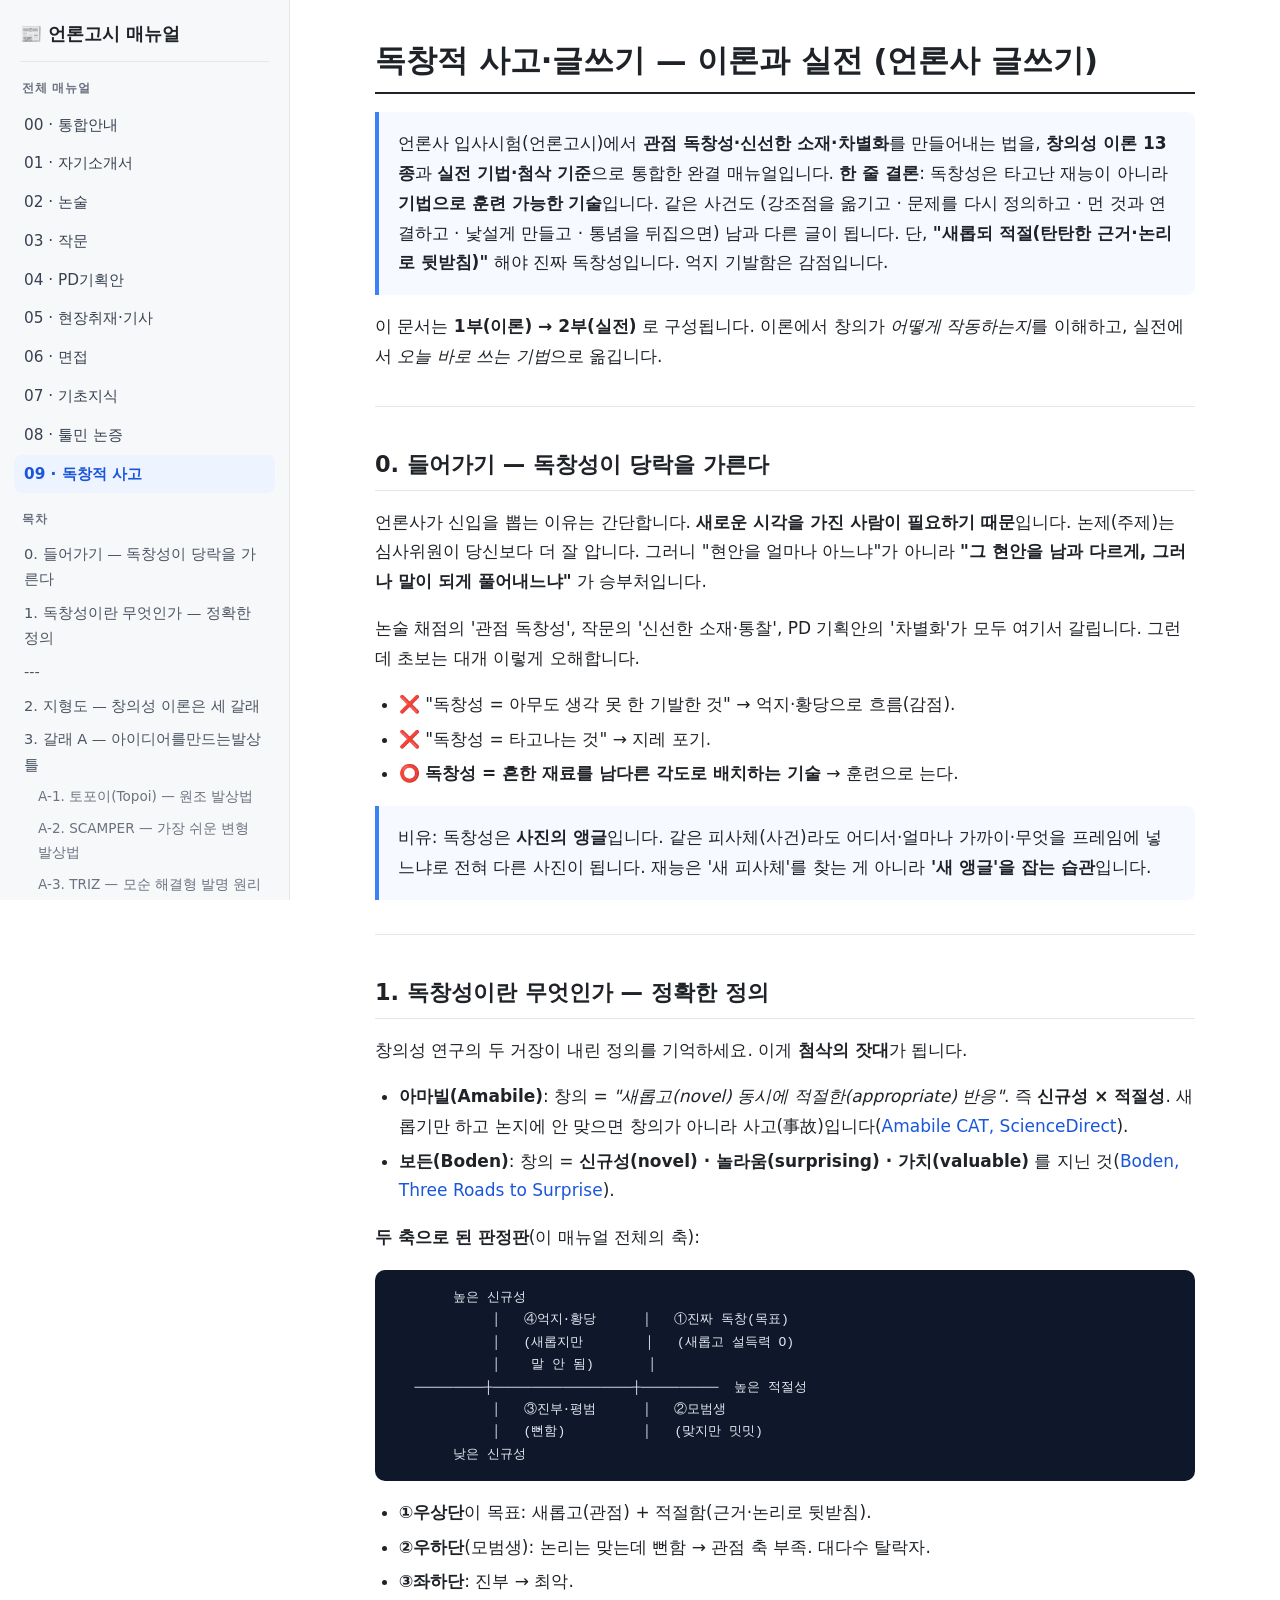
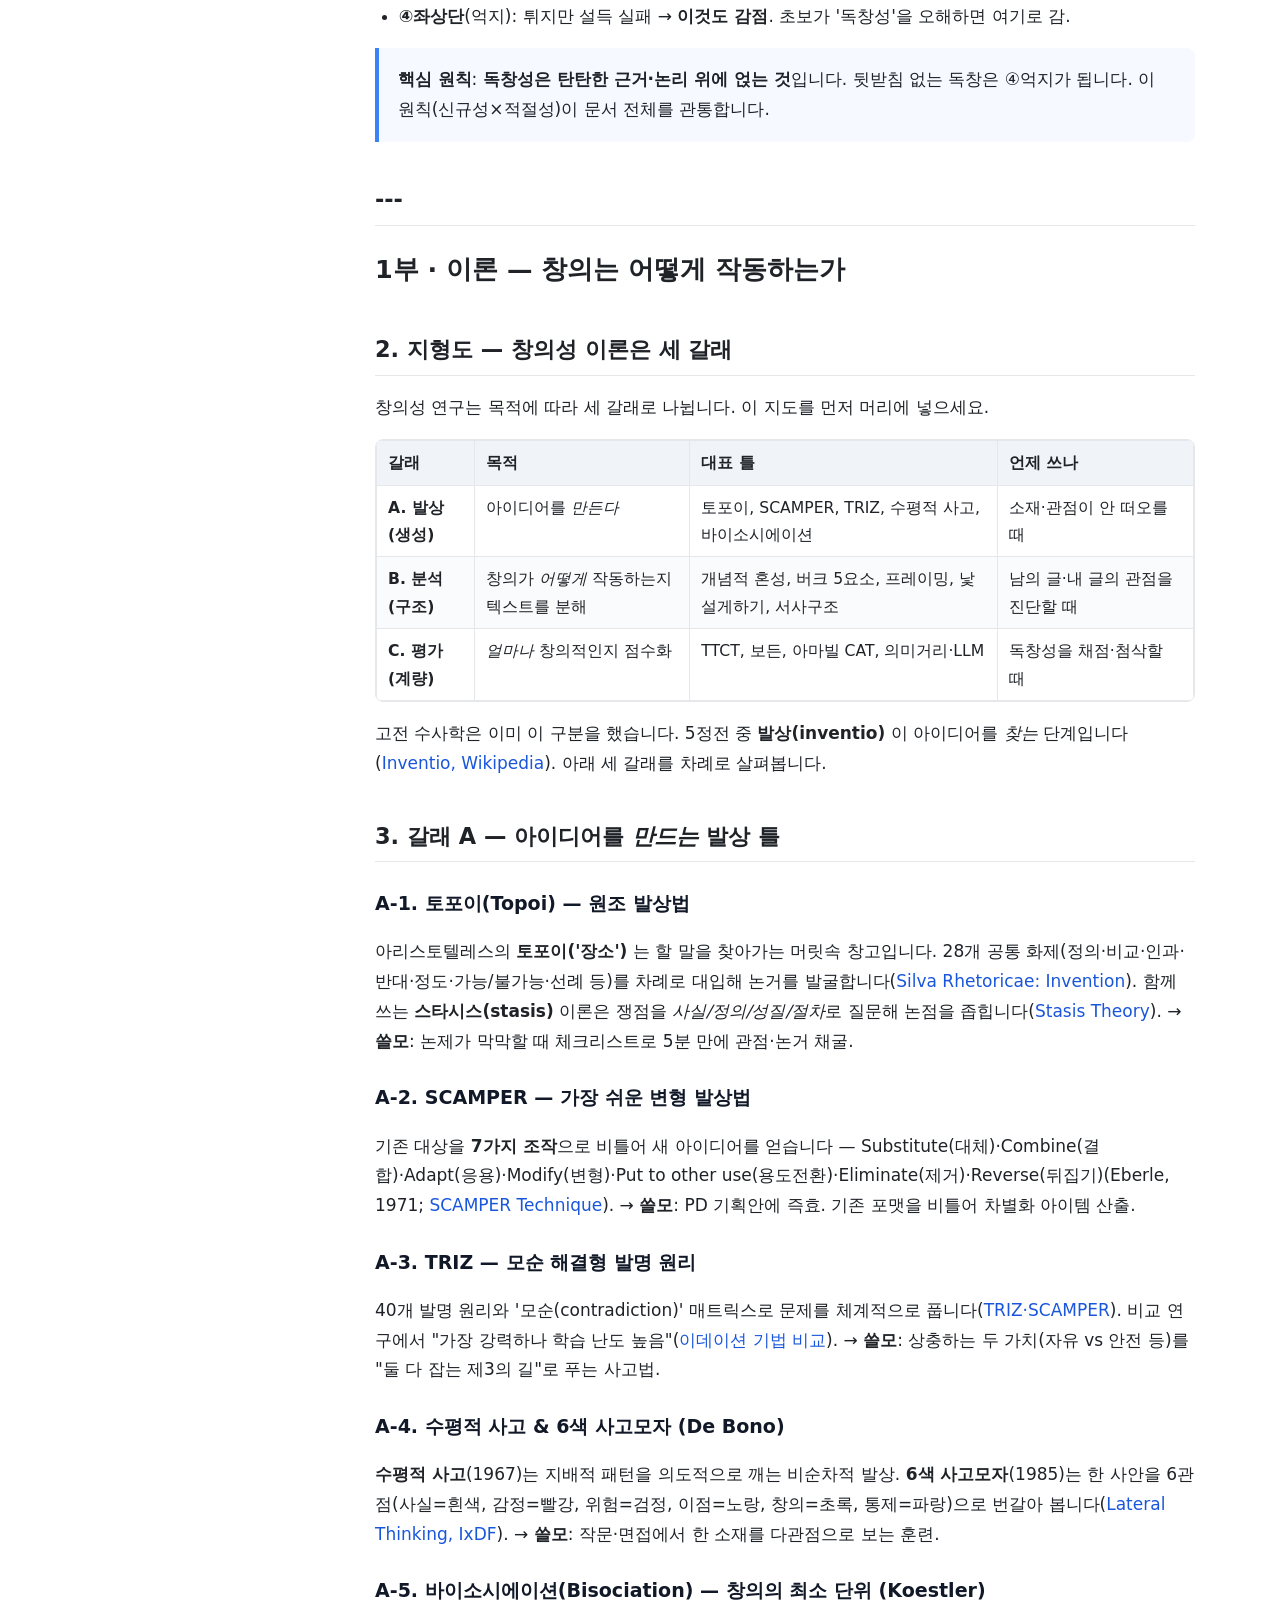
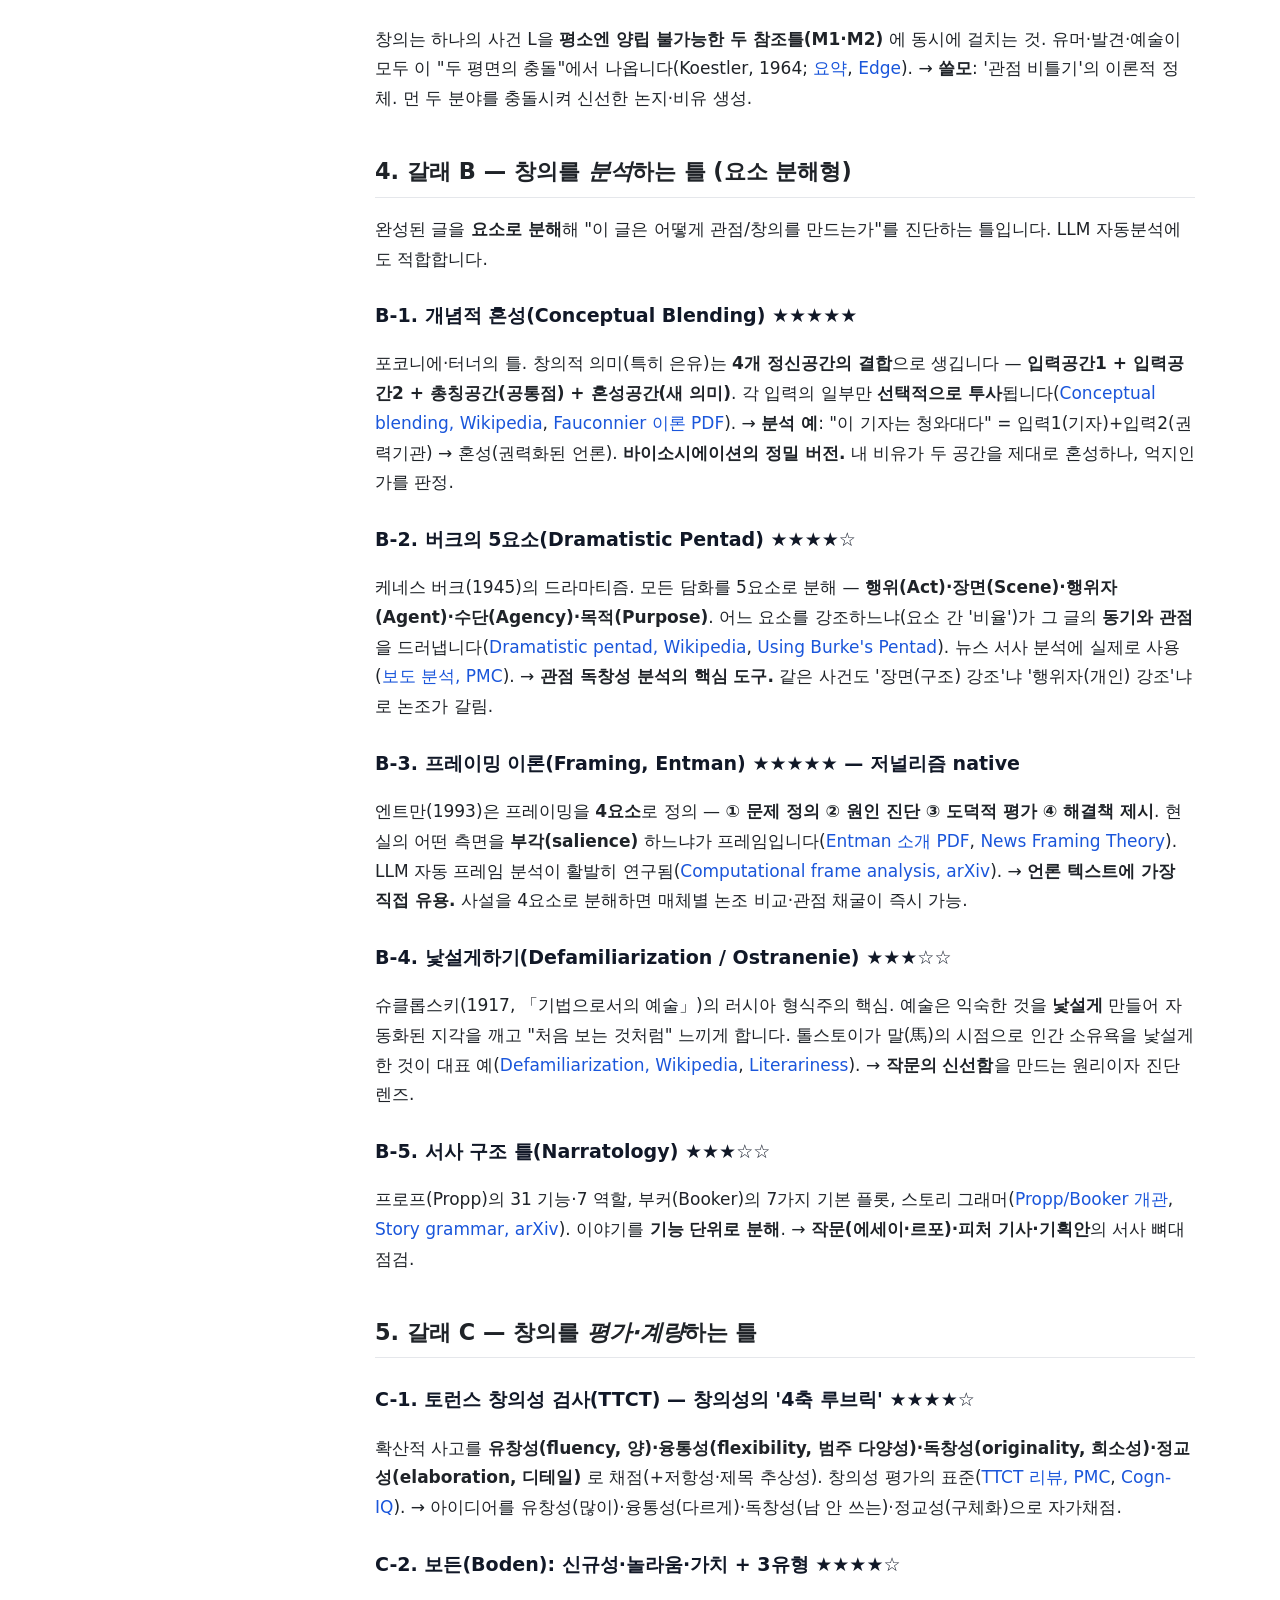
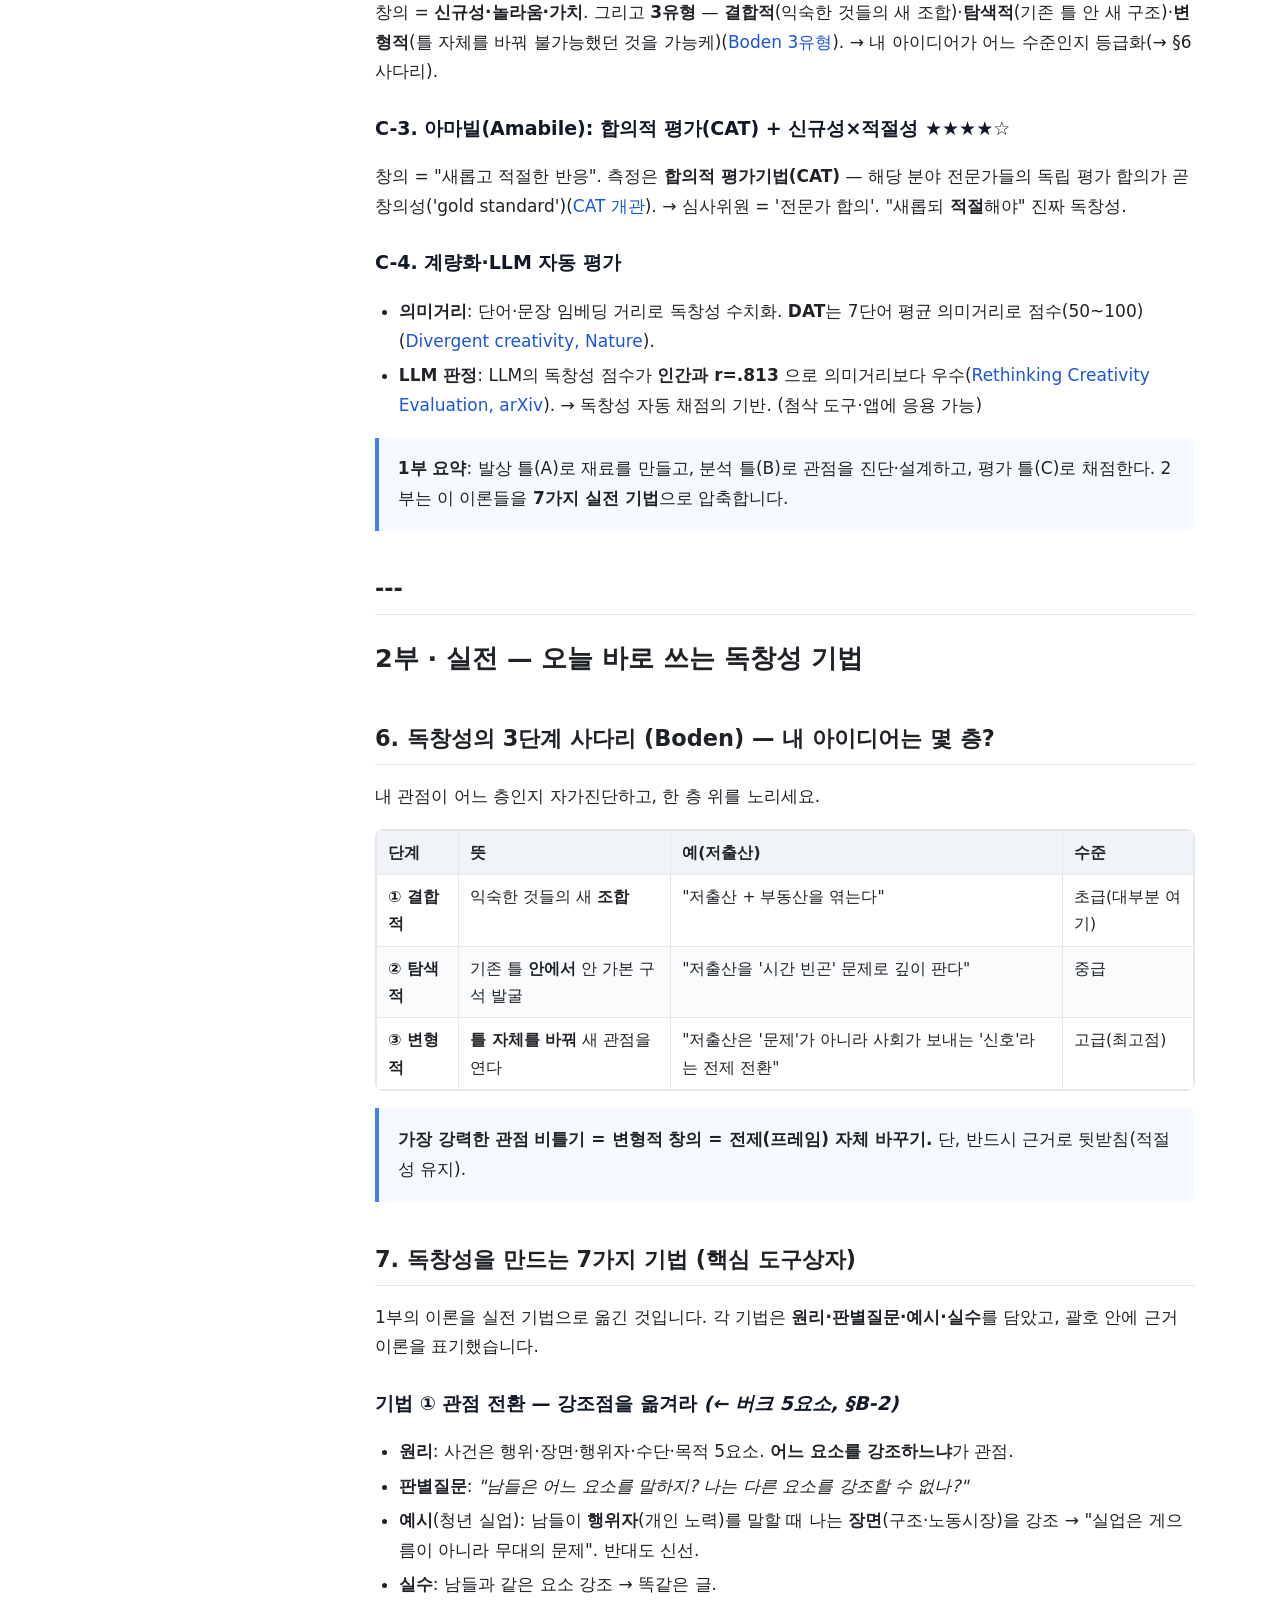
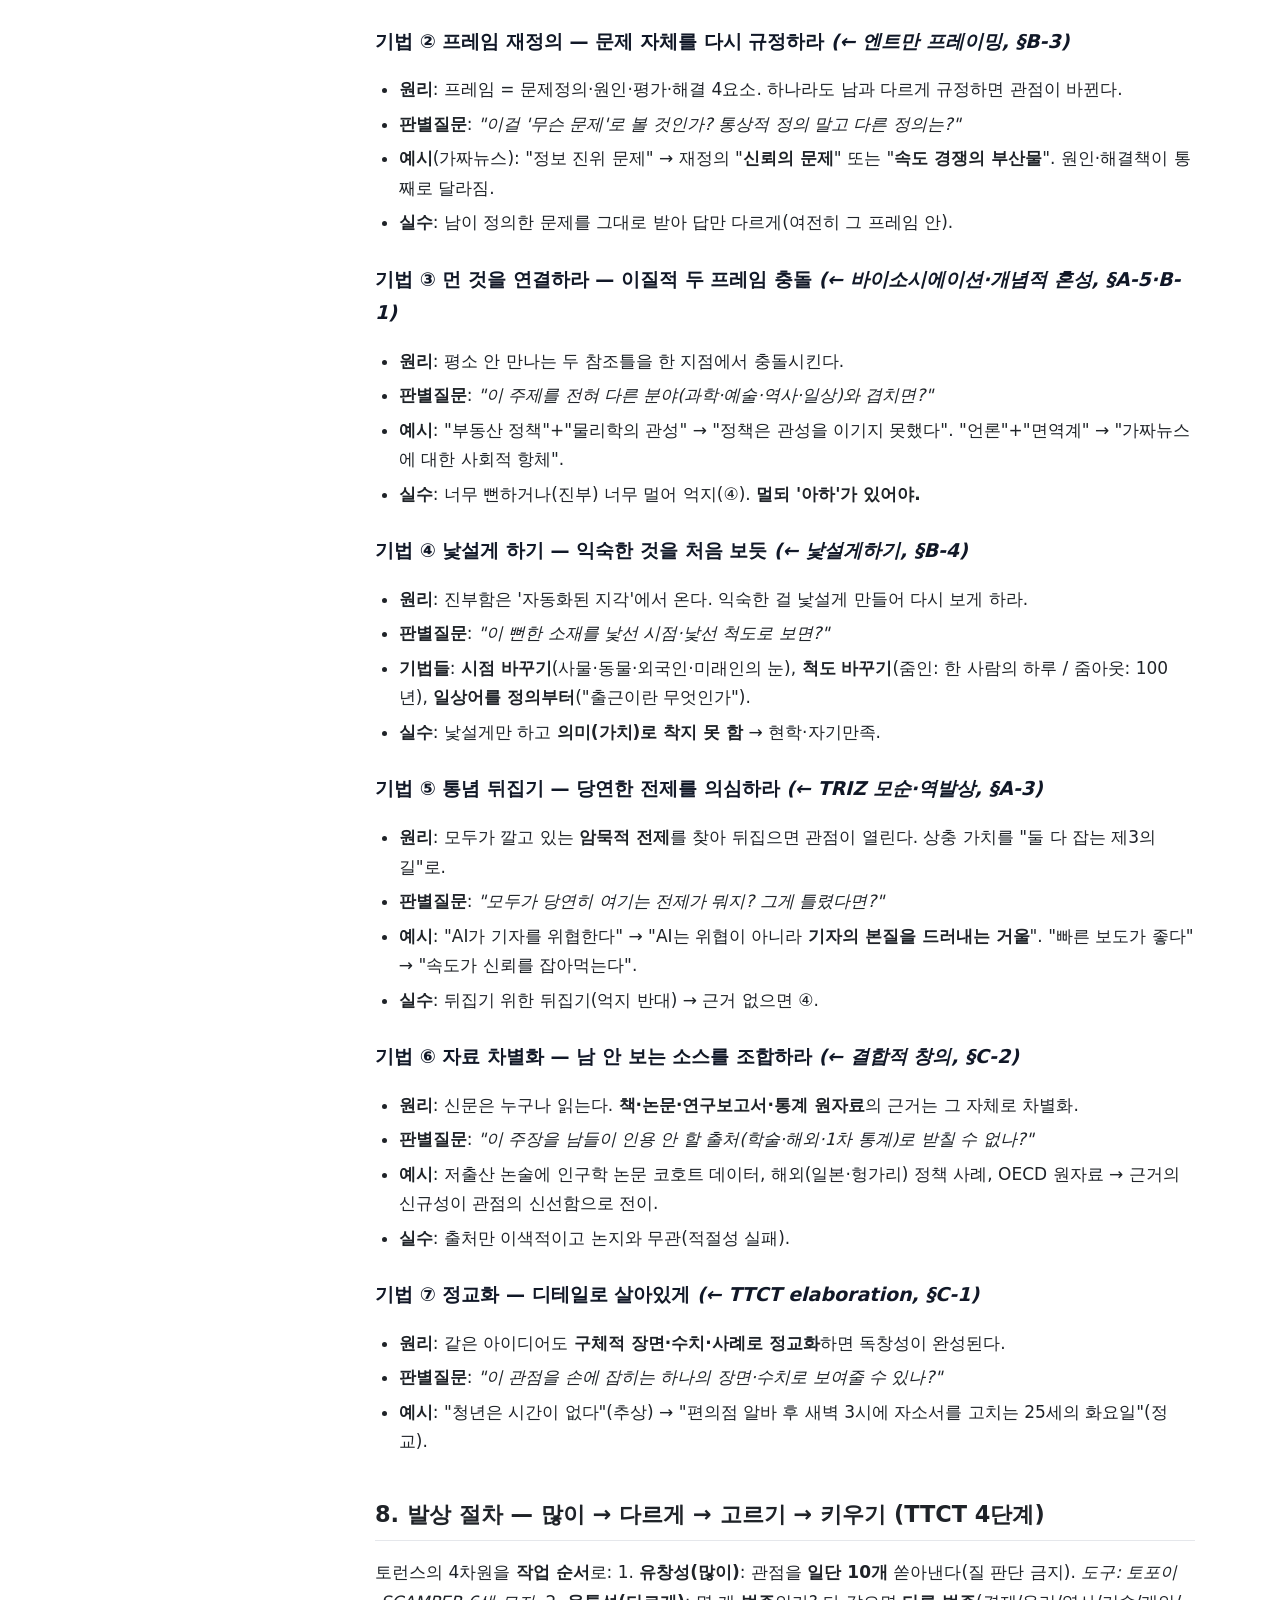
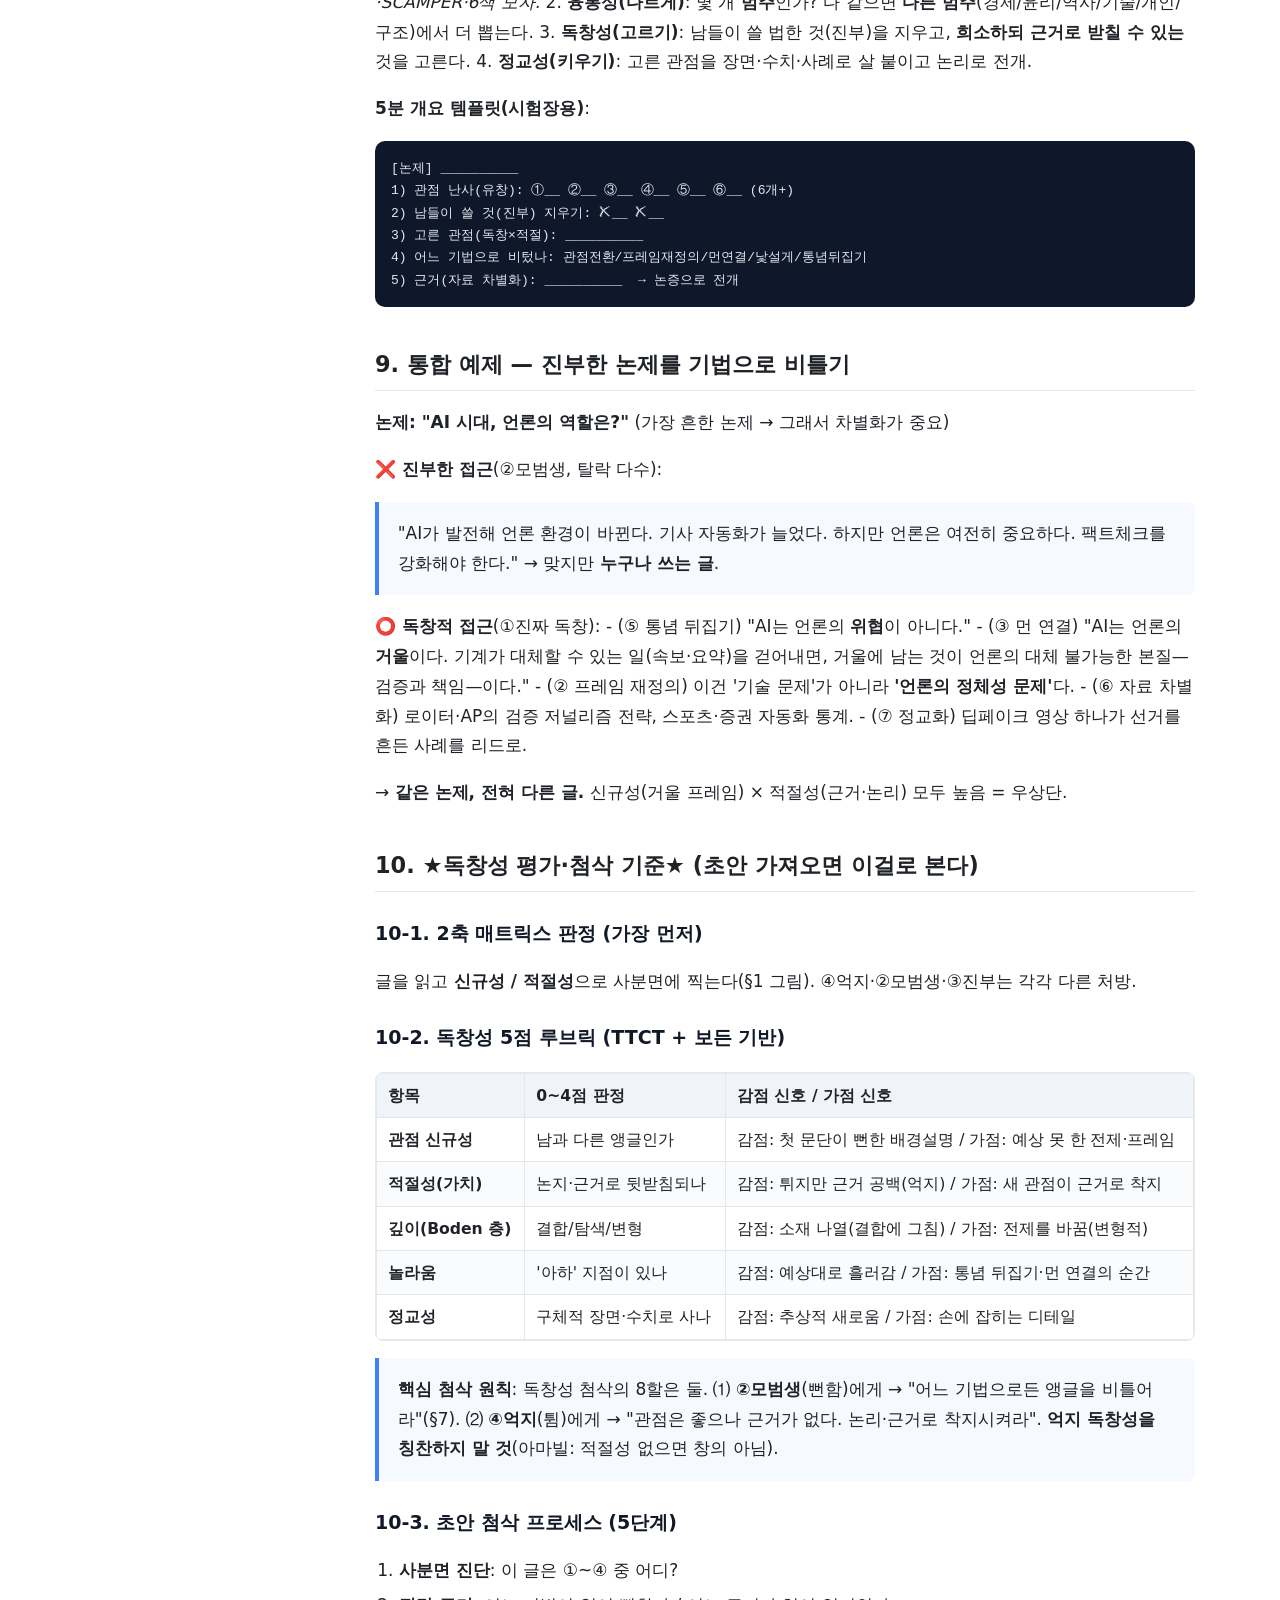
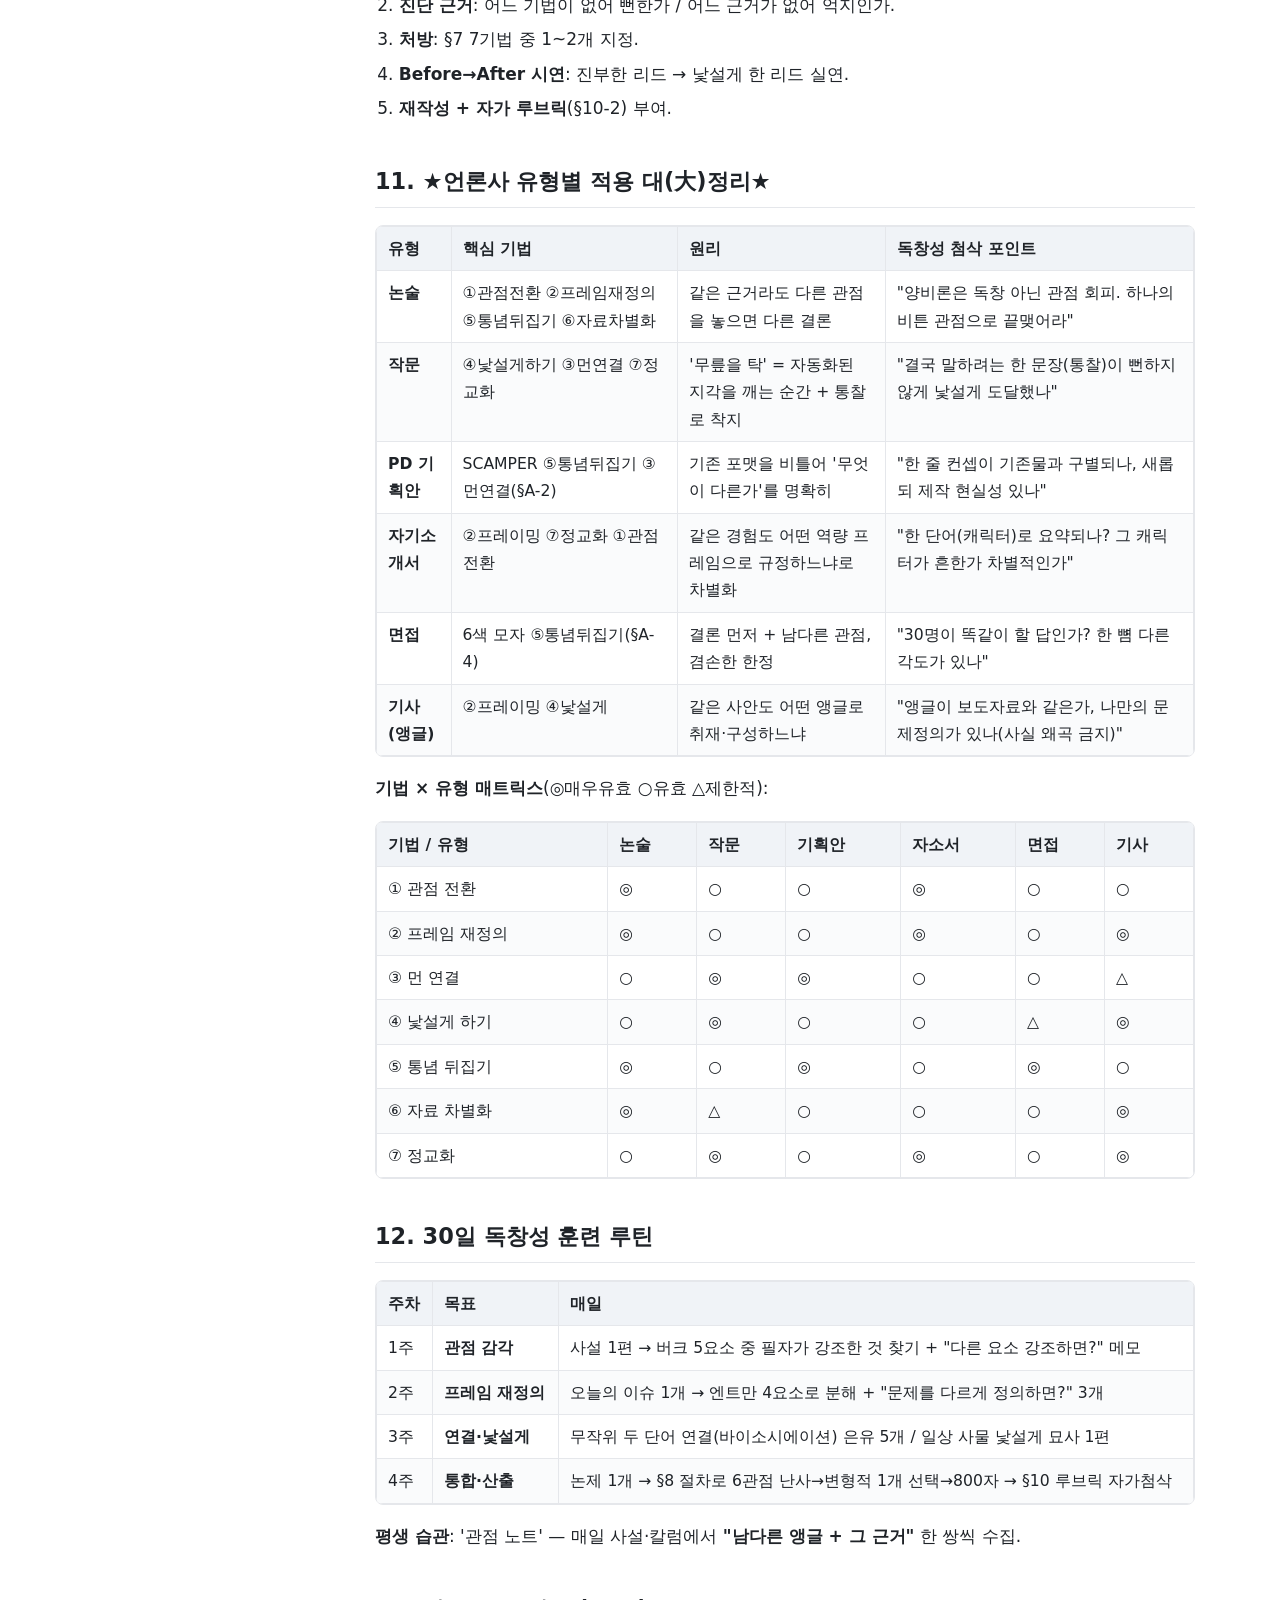
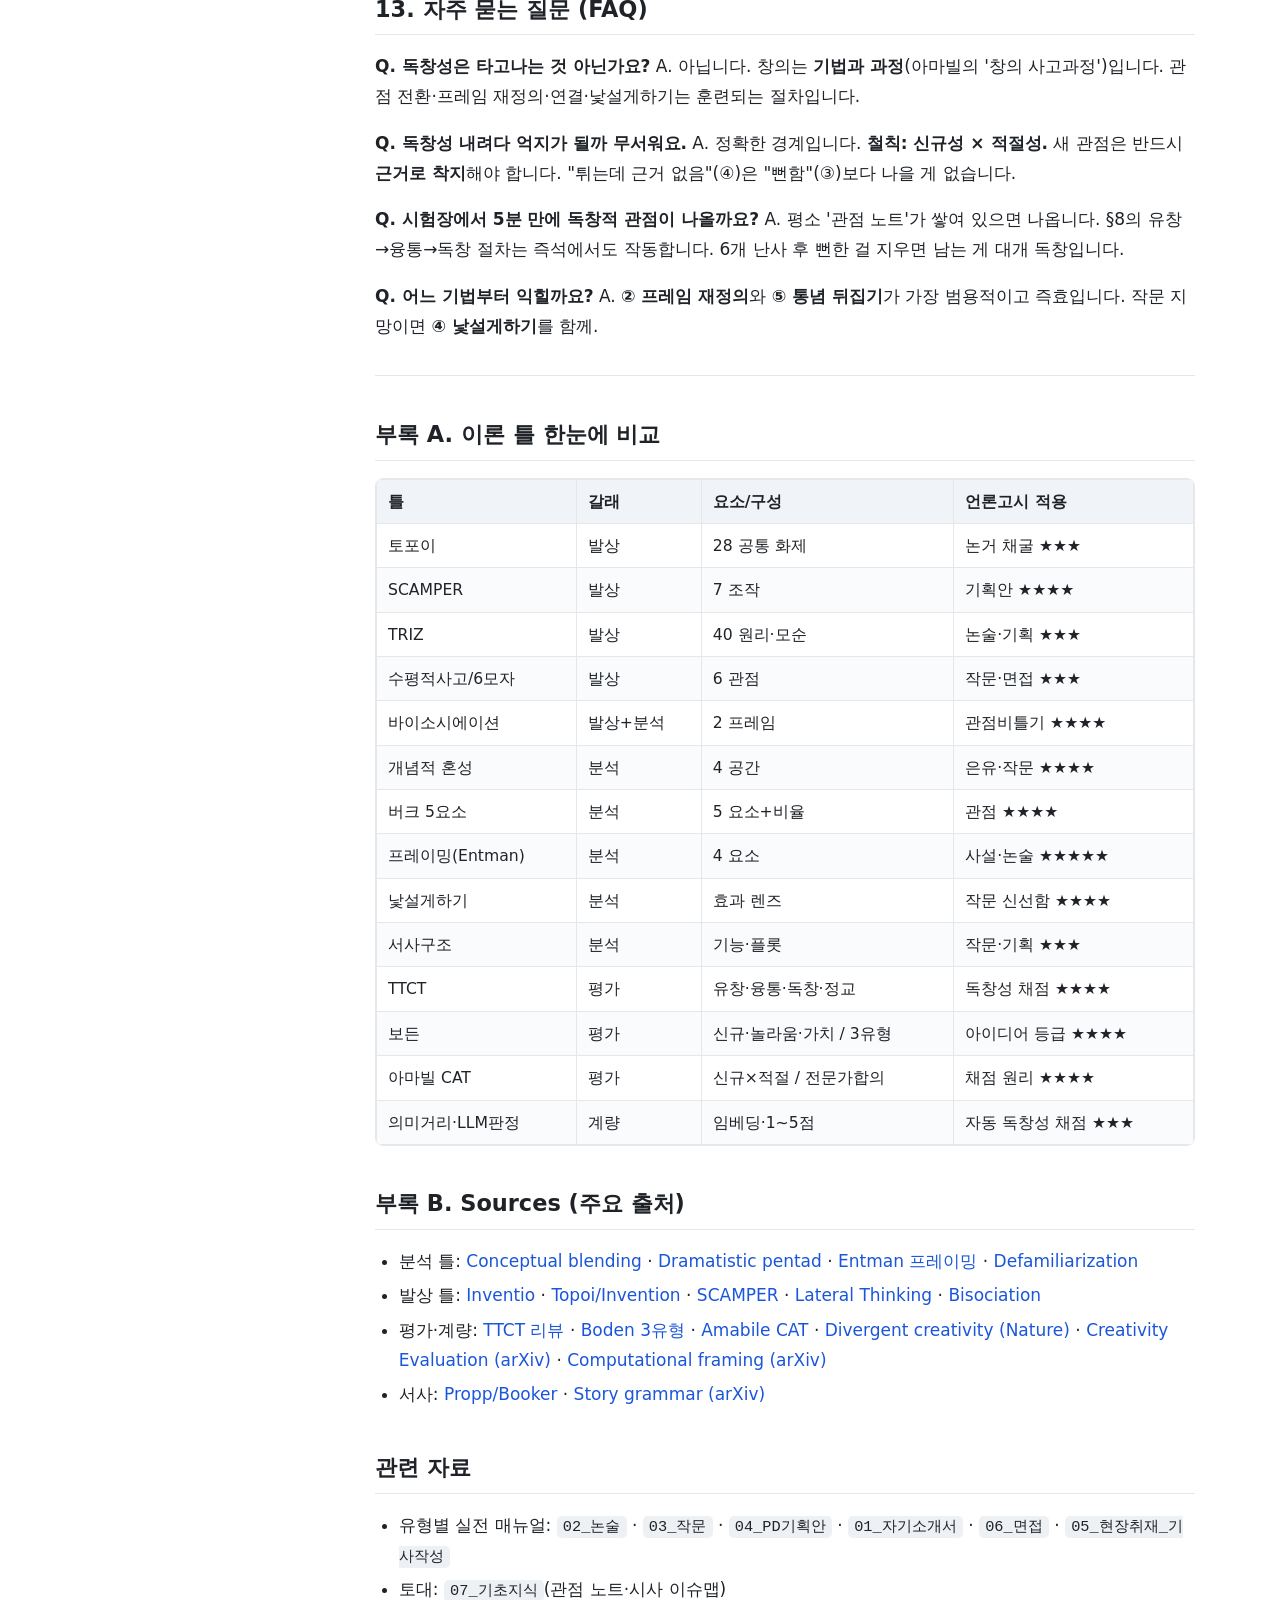
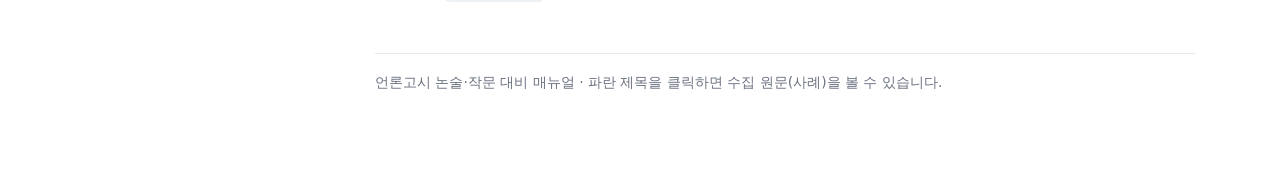
<file: 09_creative_writing.html>
<!DOCTYPE html>
<html lang="ko">
<head>
<meta charset="utf-8">
<meta name="viewport" content="width=device-width, initial-scale=1">
<title>독창적 사고·글쓰기 — 이론과 실전 (언론사 글쓰기) · 언론고시 매뉴얼</title>
<link rel="stylesheet" href="assets/style.css">
</head>
<body>
<div class="topbar">
  <button id="menuBtn" aria-label="메뉴">☰</button>
  <span class="topbar-title">독창적 사고·글쓰기 — 이론과 실전 (언론사 글쓰기)</span>
</div>
<div id="backdrop"></div>
<div class="wrap">
  <aside class="sidebar" id="sidebar">
    <a class="brand" href="index.html">📰 언론고시 매뉴얼</a>
    <nav class="manuals"><div class="nav-title">전체 매뉴얼</div>
<ul class="man-list">
<li><a class="" href="index.html">00 · 통합안내</a></li>
<li><a class="" href="01_cover_letter.html">01 · 자기소개서</a></li>
<li><a class="" href="02_essay.html">02 · 논술</a></li>
<li><a class="" href="03_composition.html">03 · 작문</a></li>
<li><a class="" href="04_pd_proposal.html">04 · PD기획안</a></li>
<li><a class="" href="05_reporting.html">05 · 현장취재·기사</a></li>
<li><a class="" href="06_interview.html">06 · 면접</a></li>
<li><a class="" href="07_foundation.html">07 · 기초지식</a></li>
<li><a class="" href="08_toulmin.html">08 · 툴민 논증</a></li>
<li><a class="active" href="09_creative_writing.html">09 · 독창적 사고</a></li>
</ul></nav>
    <nav class="toc"><div class="nav-title">목차</div>
<ul class="toc-list">
<li class="t2"><a href="#s1">0. 들어가기 — 독창성이 당락을 가른다</a></li>
<li class="t2"><a href="#s2">1. 독창성이란 무엇인가 — 정확한 정의</a></li>
<li class="t2"><a href="#s3">---</a></li>
<li class="t2"><a href="#s4">2. 지형도 — 창의성 이론은 세 갈래</a></li>
<li class="t2"><a href="#s5">3. 갈래 A — 아이디어를만드는발상 틀</a></li>
<li class="t3"><a href="#s6">A-1. 토포이(Topoi) — 원조 발상법</a></li>
<li class="t3"><a href="#s7">A-2. SCAMPER — 가장 쉬운 변형 발상법</a></li>
<li class="t3"><a href="#s8">A-3. TRIZ — 모순 해결형 발명 원리</a></li>
<li class="t3"><a href="#s9">A-4. 수평적 사고 &amp; 6색 사고모자 (De Bono)</a></li>
<li class="t3"><a href="#s10">A-5. 바이소시에이션(Bisociation) — 창의의 최소 단위 (Koestler)</a></li>
<li class="t2"><a href="#s11">4. 갈래 B — 창의를분석하는 틀 (요소 분해형)</a></li>
<li class="t3"><a href="#s12">B-1. 개념적 혼성(Conceptual Blending) ★★★★★</a></li>
<li class="t3"><a href="#s13">B-2. 버크의 5요소(Dramatistic Pentad) ★★★★☆</a></li>
<li class="t3"><a href="#s14">B-3. 프레이밍 이론(Framing, Entman) ★★★★★ — 저널리즘 native</a></li>
<li class="t3"><a href="#s15">B-4. 낯설게하기(Defamiliarization / Ostranenie) ★★★☆☆</a></li>
<li class="t3"><a href="#s16">B-5. 서사 구조 틀(Narratology) ★★★☆☆</a></li>
<li class="t2"><a href="#s17">5. 갈래 C — 창의를평가·계량하는 틀</a></li>
<li class="t3"><a href="#s18">C-1. 토런스 창의성 검사(TTCT) — 창의성의 &#x27;4축 루브릭&#x27; ★★★★☆</a></li>
<li class="t3"><a href="#s19">C-2. 보든(Boden): 신규성·놀라움·가치 + 3유형 ★★★★☆</a></li>
<li class="t3"><a href="#s20">C-3. 아마빌(Amabile): 합의적 평가(CAT) + 신규성×적절성 ★★★★☆</a></li>
<li class="t3"><a href="#s21">C-4. 계량화·LLM 자동 평가</a></li>
<li class="t2"><a href="#s22">---</a></li>
<li class="t2"><a href="#s23">6. 독창성의 3단계 사다리 (Boden) — 내 아이디어는 몇 층?</a></li>
<li class="t2"><a href="#s24">7. 독창성을 만드는 7가지 기법 (핵심 도구상자)</a></li>
<li class="t3"><a href="#s25">기법 ① 관점 전환 — 강조점을 옮겨라(← 버크 5요소, §B-2)</a></li>
<li class="t3"><a href="#s26">기법 ② 프레임 재정의 — 문제 자체를 다시 규정하라(← 엔트만 프레이밍, §B-3)</a></li>
<li class="t3"><a href="#s27">기법 ③ 먼 것을 연결하라 — 이질적 두 프레임 충돌(← 바이소시에이션·개념적 혼성, §A-5·B-1)</a></li>
<li class="t3"><a href="#s28">기법 ④ 낯설게 하기 — 익숙한 것을 처음 보듯(← 낯설게하기, §B-4)</a></li>
<li class="t3"><a href="#s29">기법 ⑤ 통념 뒤집기 — 당연한 전제를 의심하라(← TRIZ 모순·역발상, §A-3)</a></li>
<li class="t3"><a href="#s30">기법 ⑥ 자료 차별화 — 남 안 보는 소스를 조합하라(← 결합적 창의, §C-2)</a></li>
<li class="t3"><a href="#s31">기법 ⑦ 정교화 — 디테일로 살아있게(← TTCT elaboration, §C-1)</a></li>
<li class="t2"><a href="#s32">8. 발상 절차 — 많이 → 다르게 → 고르기 → 키우기 (TTCT 4단계)</a></li>
<li class="t2"><a href="#s33">9. 통합 예제 — 진부한 논제를 기법으로 비틀기</a></li>
<li class="t2"><a href="#s34">10. ★독창성 평가·첨삭 기준★ (초안 가져오면 이걸로 본다)</a></li>
<li class="t3"><a href="#s35">10-1. 2축 매트릭스 판정 (가장 먼저)</a></li>
<li class="t3"><a href="#s36">10-2. 독창성 5점 루브릭 (TTCT + 보든 기반)</a></li>
<li class="t3"><a href="#s37">10-3. 초안 첨삭 프로세스 (5단계)</a></li>
<li class="t2"><a href="#s38">11. ★언론사 유형별 적용 대(大)정리★</a></li>
<li class="t2"><a href="#s39">12. 30일 독창성 훈련 루틴</a></li>
<li class="t2"><a href="#s40">13. 자주 묻는 질문 (FAQ)</a></li>
<li class="t2"><a href="#s41">부록 A. 이론 틀 한눈에 비교</a></li>
<li class="t2"><a href="#s42">부록 B. Sources (주요 출처)</a></li>
<li class="t2"><a href="#s43">관련 자료</a></li>
</ul></nav>
  </aside>
  <main class="main">
    <header class="page-head"><h1>독창적 사고·글쓰기 — 이론과 실전 (언론사 글쓰기)</h1></header>
    <article class="content">
<blockquote>
<p>언론사 입사시험(언론고시)에서 <strong>관점 독창성·신선한 소재·차별화</strong>를 만들어내는 법을, <strong>창의성 이론 13종</strong>과 <strong>실전 기법·첨삭 기준</strong>으로 통합한 완결 매뉴얼입니다.
<strong>한 줄 결론</strong>: 독창성은 타고난 재능이 아니라 <strong>기법으로 훈련 가능한 기술</strong>입니다. 같은 사건도 (강조점을 옮기고 · 문제를 다시 정의하고 · 먼 것과 연결하고 · 낯설게 만들고 · 통념을 뒤집으면) 남과 다른 글이 됩니다. 단, <strong>"새롭되 적절(탄탄한 근거·논리로 뒷받침)"</strong> 해야 진짜 독창성입니다. 억지 기발함은 감점입니다.</p>
</blockquote>
<p>이 문서는 <strong>1부(이론) → 2부(실전)</strong> 로 구성됩니다. 이론에서 창의가 <em>어떻게 작동하는지</em>를 이해하고, 실전에서 <em>오늘 바로 쓰는 기법</em>으로 옮깁니다.</p>
<hr/>
<h2 id="s1">0. 들어가기 — 독창성이 당락을 가른다</h2>
<p>언론사가 신입을 뽑는 이유는 간단합니다. <strong>새로운 시각을 가진 사람이 필요하기 때문</strong>입니다. 논제(주제)는 심사위원이 당신보다 더 잘 압니다. 그러니 "현안을 얼마나 아느냐"가 아니라 <strong>"그 현안을 남과 다르게, 그러나 말이 되게 풀어내느냐"</strong> 가 승부처입니다.</p>
<p>논술 채점의 '관점 독창성', 작문의 '신선한 소재·통찰', PD 기획안의 '차별화'가 모두 여기서 갈립니다. 그런데 초보는 대개 이렇게 오해합니다.</p>
<ul>
<li>❌ "독창성 = 아무도 생각 못 한 기발한 것" → 억지·황당으로 흐름(감점).</li>
<li>❌ "독창성 = 타고나는 것" → 지레 포기.</li>
<li>⭕ <strong>독창성 = 흔한 재료를 남다른 각도로 배치하는 기술</strong> → 훈련으로 는다.</li>
</ul>
<blockquote>
<p>비유: 독창성은 <strong>사진의 앵글</strong>입니다. 같은 피사체(사건)라도 어디서·얼마나 가까이·무엇을 프레임에 넣느냐로 전혀 다른 사진이 됩니다. 재능은 '새 피사체'를 찾는 게 아니라 <strong>'새 앵글'을 잡는 습관</strong>입니다.</p>
</blockquote>
<hr/>
<h2 id="s2">1. 독창성이란 무엇인가 — 정확한 정의</h2>
<p>창의성 연구의 두 거장이 내린 정의를 기억하세요. 이게 <strong>첨삭의 잣대</strong>가 됩니다.</p>
<ul>
<li><strong>아마빌(Amabile)</strong>: 창의 = <em>"</em><em>새롭고(novel)</em><em> 동시에 </em><em>적절한(appropriate)</em><em> 반응"</em>. 즉 <strong>신규성 × 적절성</strong>. 새롭기만 하고 논지에 안 맞으면 창의가 아니라 사고(事故)입니다(<a href="https://www.sciencedirect.com/topics/psychology/consensual-assessment-technique">Amabile CAT, ScienceDirect</a>).</li>
<li><strong>보든(Boden)</strong>: 창의 = <strong>신규성(novel) · 놀라움(surprising) · 가치(valuable)</strong> 를 지닌 것(<a href="https://sussex.figshare.com/articles/book/Creativity_and_Art_Three_Roads_to_Surprise/23347736">Boden, Three Roads to Surprise</a>).</li>
</ul>
<p><strong>두 축으로 된 판정판</strong>(이 매뉴얼 전체의 축):</p>
<pre><code>        높은 신규성
             │   ④억지·황당      │   ①진짜 독창(목표)
             │   (새롭지만        │   (새롭고 설득력 O)
             │    말 안 됨)       │
   ─────────┼──────────────────┼──────────  높은 적절성
             │   ③진부·평범      │   ②모범생
             │   (뻔함)          │   (맞지만 밋밋)
        낮은 신규성
</code></pre>
<ul>
<li><strong>①우상단</strong>이 목표: 새롭고(관점) + 적절함(근거·논리로 뒷받침).</li>
<li><strong>②우하단</strong>(모범생): 논리는 맞는데 뻔함 → 관점 축 부족. 대다수 탈락자.</li>
<li><strong>③좌하단</strong>: 진부 → 최악.</li>
<li><strong>④좌상단</strong>(억지): 튀지만 설득 실패 → <strong>이것도 감점</strong>. 초보가 '독창성'을 오해하면 여기로 감.</li>
</ul>
<blockquote>
<p><strong>핵심 원칙</strong>: <strong>독창성은 탄탄한 근거·논리 위에 얹는 것</strong>입니다. 뒷받침 없는 독창은 ④억지가 됩니다. 이 원칙(신규성×적절성)이 문서 전체를 관통합니다.</p>
</blockquote>
<h2 id="s3">---</h2>
<h1>1부 · 이론 — 창의는 어떻게 작동하는가</h1>
<h2 id="s4">2. 지형도 — 창의성 이론은 세 갈래</h2>
<p>창의성 연구는 목적에 따라 세 갈래로 나뉩니다. 이 지도를 먼저 머리에 넣으세요.</p>
<div class="tw"><table>
<thead>
<tr>
<th>갈래</th>
<th>목적</th>
<th>대표 틀</th>
<th>언제 쓰나</th>
</tr>
</thead>
<tbody>
<tr>
<td><strong>A. 발상(생성)</strong></td>
<td>아이디어를 <em>만든다</em></td>
<td>토포이, SCAMPER, TRIZ, 수평적 사고, 바이소시에이션</td>
<td>소재·관점이 안 떠오를 때</td>
</tr>
<tr>
<td><strong>B. 분석(구조)</strong></td>
<td>창의가 <em>어떻게</em> 작동하는지 텍스트를 분해</td>
<td>개념적 혼성, 버크 5요소, 프레이밍, 낯설게하기, 서사구조</td>
<td>남의 글·내 글의 관점을 진단할 때</td>
</tr>
<tr>
<td><strong>C. 평가(계량)</strong></td>
<td><em>얼마나</em> 창의적인지 점수화</td>
<td>TTCT, 보든, 아마빌 CAT, 의미거리·LLM</td>
<td>독창성을 채점·첨삭할 때</td>
</tr>
</tbody>
</table></div>
<p>고전 수사학은 이미 이 구분을 했습니다. 5정전 중 <strong>발상(inventio)</strong> 이 아이디어를 <em>찾는</em> 단계입니다(<a href="https://en.wikipedia.org/wiki/Inventio">Inventio, Wikipedia</a>). 아래 세 갈래를 차례로 살펴봅니다.</p>
<h2 id="s5">3. 갈래 A — 아이디어를 <em>만드는</em> 발상 틀</h2>
<h3 id="s6">A-1. 토포이(Topoi) — 원조 발상법</h3>
<p>아리스토텔레스의 <strong>토포이('장소')</strong> 는 할 말을 찾아가는 머릿속 창고입니다. 28개 공통 화제(정의·비교·인과·반대·정도·가능/불가능·선례 등)를 차례로 대입해 논거를 발굴합니다(<a href="https://rhetoric.byu.edu/Canons/Invention.htm">Silva Rhetoricae: Invention</a>). 함께 쓰는 <strong>스타시스(stasis)</strong> 이론은 쟁점을 <em>사실/정의/성질/절차</em>로 질문해 논점을 좁힙니다(<a href="https://blogs.baruch.cuny.edu/pedagogyinpraxis/stasis-theory-and-research/">Stasis Theory</a>).
→ <strong>쓸모</strong>: 논제가 막막할 때 체크리스트로 5분 만에 관점·논거 채굴.</p>
<h3 id="s7">A-2. SCAMPER — 가장 쉬운 변형 발상법</h3>
<p>기존 대상을 <strong>7가지 조작</strong>으로 비틀어 새 아이디어를 얻습니다 — Substitute(대체)·Combine(결합)·Adapt(응용)·Modify(변형)·Put to other use(용도전환)·Eliminate(제거)·Reverse(뒤집기)(Eberle, 1971; <a href="https://www.researchgate.net/publication/318018918_The_SCAMPER_Technique">SCAMPER Technique</a>).
→ <strong>쓸모</strong>: PD 기획안에 즉효. 기존 포맷을 비틀어 차별화 아이템 산출.</p>
<h3 id="s8">A-3. TRIZ — 모순 해결형 발명 원리</h3>
<p>40개 발명 원리와 '모순(contradiction)' 매트릭스로 문제를 체계적으로 풉니다(<a href="https://medium.com/@niraj.e21/unleashing-creativity-in-team-problem-solving-mastering-triz-and-scamper-techniques-d6d042057689">TRIZ·SCAMPER</a>). 비교 연구에서 "가장 강력하나 학습 난도 높음"(<a href="https://link.springer.com/chapter/10.1007/978-3-319-07233-3_23">이데이션 기법 비교</a>).
→ <strong>쓸모</strong>: 상충하는 두 가치(자유 vs 안전 등)를 "둘 다 잡는 제3의 길"로 푸는 사고법.</p>
<h3 id="s9">A-4. 수평적 사고 &amp; 6색 사고모자 (De Bono)</h3>
<p><strong>수평적 사고</strong>(1967)는 지배적 패턴을 의도적으로 깨는 비순차적 발상. <strong>6색 사고모자</strong>(1985)는 한 사안을 6관점(사실=흰색, 감정=빨강, 위험=검정, 이점=노랑, 창의=초록, 통제=파랑)으로 번갈아 봅니다(<a href="https://ixdf.org/literature/topics/lateral-thinking">Lateral Thinking, IxDF</a>).
→ <strong>쓸모</strong>: 작문·면접에서 한 소재를 다관점으로 보는 훈련.</p>
<h3 id="s10">A-5. 바이소시에이션(Bisociation) — 창의의 최소 단위 (Koestler)</h3>
<p>창의는 하나의 사건 L을 <strong>평소엔 양립 불가능한 두 참조틀(M1·M2)</strong> 에 동시에 걸치는 것. 유머·발견·예술이 모두 이 "두 평면의 충돌"에서 나옵니다(Koestler, 1964; <a href="https://www.themarginalian.org/2013/05/20/arthur-koestler-creativity-bisociation/">요약</a>, <a href="https://www.edge.org/response-detail/27080">Edge</a>).
→ <strong>쓸모</strong>: '관점 비틀기'의 이론적 정체. 먼 두 분야를 충돌시켜 신선한 논지·비유 생성.</p>
<h2 id="s11">4. 갈래 B — 창의를 <em>분석</em>하는 틀 (요소 분해형)</h2>
<p>완성된 글을 <strong>요소로 분해</strong>해 "이 글은 어떻게 관점/창의를 만드는가"를 진단하는 틀입니다. LLM 자동분석에도 적합합니다.</p>
<h3 id="s12">B-1. 개념적 혼성(Conceptual Blending) ★★★★★</h3>
<p>포코니에·터너의 틀. 창의적 의미(특히 은유)는 <strong>4개 정신공간의 결합</strong>으로 생깁니다 — <strong>입력공간1 + 입력공간2 + 총칭공간(공통점) + 혼성공간(새 의미)</strong>. 각 입력의 일부만 <strong>선택적으로 투사</strong>됩니다(<a href="https://en.wikipedia.org/wiki/Conceptual_blending">Conceptual blending, Wikipedia</a>, <a href="https://www.researchgate.net/publication/305655167_Fauconnier's_theory_of_mental_spaces_and_conceptual_blending">Fauconnier 이론 PDF</a>).
→ <strong>분석 예</strong>: "이 기자는 청와대다" = 입력1(기자)+입력2(권력기관) → 혼성(권력화된 언론). <strong>바이소시에이션의 정밀 버전.</strong> 내 비유가 두 공간을 제대로 혼성하나, 억지인가를 판정.</p>
<h3 id="s13">B-2. 버크의 5요소(Dramatistic Pentad) ★★★★☆</h3>
<p>케네스 버크(1945)의 드라마티즘. 모든 담화를 5요소로 분해 — <strong>행위(Act)·장면(Scene)·행위자(Agent)·수단(Agency)·목적(Purpose)</strong>. 어느 요소를 강조하느냐(요소 간 '비율')가 그 글의 <strong>동기와 관점</strong>을 드러냅니다(<a href="https://en.wikipedia.org/wiki/Dramatistic_pentad">Dramatistic pentad, Wikipedia</a>, <a href="https://textrhet.com/2018/09/29/using-kenneth-burkes-pentad/">Using Burke's Pentad</a>). 뉴스 서사 분석에 실제로 사용(<a href="https://www.ncbi.nlm.nih.gov/pmc/articles/PMC8008912/">보도 분석, PMC</a>).
→ <strong>관점 독창성 분석의 핵심 도구.</strong> 같은 사건도 '장면(구조) 강조'냐 '행위자(개인) 강조'냐로 논조가 갈림.</p>
<h3 id="s14">B-3. 프레이밍 이론(Framing, Entman) ★★★★★ — 저널리즘 native</h3>
<p>엔트만(1993)은 프레이밍을 <strong>4요소</strong>로 정의 — <strong>① 문제 정의 ② 원인 진단 ③ 도덕적 평가 ④ 해결책 제시</strong>. 현실의 어떤 측면을 <strong>부각(salience)</strong> 하느냐가 프레임입니다(<a href="https://www.homesteadstrike.library.pitt.edu/pdfs/DAmbrosio%20Introduction%20to%20Robert%20Entman%E2%80%99s%20Media%20Framing%20Theory%20.pdf">Entman 소개 PDF</a>, <a href="https://thecommspot.com/communication-basics/communication-theories/news-framing-theory/">News Framing Theory</a>). LLM 자동 프레임 분석이 활발히 연구됨(<a href="https://arxiv.org/pdf/2511.17746">Computational frame analysis, arXiv</a>).
→ <strong>언론 텍스트에 가장 직접 유용.</strong> 사설을 4요소로 분해하면 매체별 논조 비교·관점 채굴이 즉시 가능.</p>
<h3 id="s15">B-4. 낯설게하기(Defamiliarization / Ostranenie) ★★★☆☆</h3>
<p>슈클롭스키(1917, 「기법으로서의 예술」)의 러시아 형식주의 핵심. 예술은 익숙한 것을 <strong>낯설게</strong> 만들어 자동화된 지각을 깨고 "처음 보는 것처럼" 느끼게 합니다. 톨스토이가 말(馬)의 시점으로 인간 소유욕을 낯설게 한 것이 대표 예(<a href="https://en.wikipedia.org/wiki/Defamiliarization">Defamiliarization, Wikipedia</a>, <a href="https://literariness.org/2016/03/17/defamiliarization/">Literariness</a>).
→ <strong>작문의 신선함</strong>을 만드는 원리이자 진단 렌즈.</p>
<h3 id="s16">B-5. 서사 구조 틀(Narratology) ★★★☆☆</h3>
<p>프로프(Propp)의 31 기능·7 역할, 부커(Booker)의 7가지 기본 플롯, 스토리 그래머(<a href="https://grokipedia.com/page/The_Seven_Basic_Plots">Propp/Booker 개관</a>, <a href="https://arxiv.org/pdf/2502.12276">Story grammar, arXiv</a>). 이야기를 <strong>기능 단위로 분해</strong>.
→ <strong>작문(에세이·르포)·피처 기사·기획안</strong>의 서사 뼈대 점검.</p>
<h2 id="s17">5. 갈래 C — 창의를 <em>평가·계량</em>하는 틀</h2>
<h3 id="s18">C-1. 토런스 창의성 검사(TTCT) — 창의성의 '4축 루브릭' ★★★★☆</h3>
<p>확산적 사고를 <strong>유창성(fluency, 양)·융통성(flexibility, 범주 다양성)·독창성(originality, 희소성)·정교성(elaboration, 디테일)</strong> 로 채점(+저항성·제목 추상성). 창의성 평가의 표준(<a href="https://pmc.ncbi.nlm.nih.gov/articles/PMC9644186/">TTCT 리뷰, PMC</a>, <a href="https://www.cogn-iq.org/learn/theory/torrance-tests/">Cogn-IQ</a>).
→ 아이디어를 유창성(많이)·융통성(다르게)·독창성(남 안 쓰는)·정교성(구체화)으로 자가채점.</p>
<h3 id="s19">C-2. 보든(Boden): 신규성·놀라움·가치 + 3유형 ★★★★☆</h3>
<p>창의 = <strong>신규성·놀라움·가치</strong>. 그리고 <strong>3유형</strong> — <strong>결합적</strong>(익숙한 것들의 새 조합)·<strong>탐색적</strong>(기존 틀 안 새 구조)·<strong>변형적</strong>(틀 자체를 바꿔 불가능했던 것을 가능케)(<a href="https://escp.eu/thechoice/tomorrow-choices/ai-can-replicate-human-creativity-in-two-key-ways-but-falls-apart-when-asked-to-produce-something-truly-new/">Boden 3유형</a>).
→ 내 아이디어가 어느 수준인지 등급화(→ §6 사다리).</p>
<h3 id="s20">C-3. 아마빌(Amabile): 합의적 평가(CAT) + 신규성×적절성 ★★★★☆</h3>
<p>창의 = "새롭고 적절한 반응". 측정은 <strong>합의적 평가기법(CAT)</strong> — 해당 분야 전문가들의 독립 평가 합의가 곧 창의성('gold standard')(<a href="https://www.sciencedirect.com/topics/psychology/consensual-assessment-technique">CAT 개관</a>).
→ 심사위원 = '전문가 합의'. "새롭되 <strong>적절</strong>해야" 진짜 독창성.</p>
<h3 id="s21">C-4. 계량화·LLM 자동 평가</h3>
<ul>
<li><strong>의미거리</strong>: 단어·문장 임베딩 거리로 독창성 수치화. <strong>DAT</strong>는 7단어 평균 의미거리로 점수(50~100)(<a href="https://www.nature.com/articles/s41598-025-25157-3">Divergent creativity, Nature</a>).</li>
<li><strong>LLM 판정</strong>: LLM의 독창성 점수가 <strong>인간과 r=.813</strong> 으로 의미거리보다 우수(<a href="https://arxiv.org/html/2508.05470v3">Rethinking Creativity Evaluation, arXiv</a>).
→ 독창성 자동 채점의 기반. (첨삭 도구·앱에 응용 가능)</li>
</ul>
<blockquote>
<p><strong>1부 요약</strong>: 발상 틀(A)로 재료를 만들고, 분석 틀(B)로 관점을 진단·설계하고, 평가 틀(C)로 채점한다. 2부는 이 이론들을 <strong>7가지 실전 기법</strong>으로 압축합니다.</p>
</blockquote>
<h2 id="s22">---</h2>
<h1>2부 · 실전 — 오늘 바로 쓰는 독창성 기법</h1>
<h2 id="s23">6. 독창성의 3단계 사다리 (Boden) — 내 아이디어는 몇 층?</h2>
<p>내 관점이 어느 층인지 자가진단하고, 한 층 위를 노리세요.</p>
<div class="tw"><table>
<thead>
<tr>
<th>단계</th>
<th>뜻</th>
<th>예(저출산)</th>
<th>수준</th>
</tr>
</thead>
<tbody>
<tr>
<td><strong>① 결합적</strong></td>
<td>익숙한 것들의 새 <strong>조합</strong></td>
<td>"저출산 + 부동산을 엮는다"</td>
<td>초급(대부분 여기)</td>
</tr>
<tr>
<td><strong>② 탐색적</strong></td>
<td>기존 틀 <strong>안에서</strong> 안 가본 구석 발굴</td>
<td>"저출산을 '시간 빈곤' 문제로 깊이 판다"</td>
<td>중급</td>
</tr>
<tr>
<td><strong>③ 변형적</strong></td>
<td><strong>틀 자체를 바꿔</strong> 새 관점을 연다</td>
<td>"저출산은 '문제'가 아니라 사회가 보내는 '신호'라는 전제 전환"</td>
<td>고급(최고점)</td>
</tr>
</tbody>
</table></div>
<blockquote>
<p><strong>가장 강력한 관점 비틀기 = 변형적 창의 = 전제(프레임) 자체 바꾸기.</strong> 단, 반드시 근거로 뒷받침(적절성 유지).</p>
</blockquote>
<h2 id="s24">7. 독창성을 만드는 7가지 기법 (핵심 도구상자)</h2>
<p>1부의 이론을 실전 기법으로 옮긴 것입니다. 각 기법은 <strong>원리·판별질문·예시·실수</strong>를 담았고, 괄호 안에 근거 이론을 표기했습니다.</p>
<h3 id="s25">기법 ① 관점 전환 — 강조점을 옮겨라 <em>(← 버크 5요소, §B-2)</em></h3>
<ul>
<li><strong>원리</strong>: 사건은 행위·장면·행위자·수단·목적 5요소. <strong>어느 요소를 강조하느냐</strong>가 관점.</li>
<li><strong>판별질문</strong>: <em>"남들은 어느 요소를 말하지? 나는 다른 요소를 강조할 수 없나?"</em></li>
<li><strong>예시</strong>(청년 실업): 남들이 <strong>행위자</strong>(개인 노력)를 말할 때 나는 <strong>장면</strong>(구조·노동시장)을 강조 → "실업은 게으름이 아니라 무대의 문제". 반대도 신선.</li>
<li><strong>실수</strong>: 남들과 같은 요소 강조 → 똑같은 글.</li>
</ul>
<h3 id="s26">기법 ② 프레임 재정의 — 문제 자체를 다시 규정하라 <em>(← 엔트만 프레이밍, §B-3)</em></h3>
<ul>
<li><strong>원리</strong>: 프레임 = 문제정의·원인·평가·해결 4요소. 하나라도 남과 다르게 규정하면 관점이 바뀐다.</li>
<li><strong>판별질문</strong>: <em>"이걸 '무슨 문제'로 볼 것인가? 통상적 정의 말고 다른 정의는?"</em></li>
<li><strong>예시</strong>(가짜뉴스): "정보 진위 문제" → 재정의 "<strong>신뢰의 문제</strong>" 또는 "<strong>속도 경쟁의 부산물</strong>". 원인·해결책이 통째로 달라짐.</li>
<li><strong>실수</strong>: 남이 정의한 문제를 그대로 받아 답만 다르게(여전히 그 프레임 안).</li>
</ul>
<h3 id="s27">기법 ③ 먼 것을 연결하라 — 이질적 두 프레임 충돌 <em>(← 바이소시에이션·개념적 혼성, §A-5·B-1)</em></h3>
<ul>
<li><strong>원리</strong>: 평소 안 만나는 두 참조틀을 한 지점에서 충돌시킨다.</li>
<li><strong>판별질문</strong>: <em>"이 주제를 전혀 다른 분야(과학·예술·역사·일상)와 겹치면?"</em></li>
<li><strong>예시</strong>: "부동산 정책"+"물리학의 관성" → "정책은 관성을 이기지 못했다". "언론"+"면역계" → "가짜뉴스에 대한 사회적 항체".</li>
<li><strong>실수</strong>: 너무 뻔하거나(진부) 너무 멀어 억지(④). <strong>멀되 '아하'가 있어야.</strong></li>
</ul>
<h3 id="s28">기법 ④ 낯설게 하기 — 익숙한 것을 처음 보듯 <em>(← 낯설게하기, §B-4)</em></h3>
<ul>
<li><strong>원리</strong>: 진부함은 '자동화된 지각'에서 온다. 익숙한 걸 낯설게 만들어 다시 보게 하라.</li>
<li><strong>판별질문</strong>: <em>"이 뻔한 소재를 낯선 시점·낯선 척도로 보면?"</em></li>
<li><strong>기법들</strong>: <strong>시점 바꾸기</strong>(사물·동물·외국인·미래인의 눈), <strong>척도 바꾸기</strong>(줌인: 한 사람의 하루 / 줌아웃: 100년), <strong>일상어를 정의부터</strong>("출근이란 무엇인가").</li>
<li><strong>실수</strong>: 낯설게만 하고 <strong>의미(가치)로 착지 못 함</strong> → 현학·자기만족.</li>
</ul>
<h3 id="s29">기법 ⑤ 통념 뒤집기 — 당연한 전제를 의심하라 <em>(← TRIZ 모순·역발상, §A-3)</em></h3>
<ul>
<li><strong>원리</strong>: 모두가 깔고 있는 <strong>암묵적 전제</strong>를 찾아 뒤집으면 관점이 열린다. 상충 가치를 "둘 다 잡는 제3의 길"로.</li>
<li><strong>판별질문</strong>: <em>"모두가 당연히 여기는 전제가 뭐지? 그게 틀렸다면?"</em></li>
<li><strong>예시</strong>: "AI가 기자를 위협한다" → "AI는 위협이 아니라 <strong>기자의 본질을 드러내는 거울</strong>". "빠른 보도가 좋다" → "속도가 신뢰를 잡아먹는다".</li>
<li><strong>실수</strong>: 뒤집기 위한 뒤집기(억지 반대) → 근거 없으면 ④.</li>
</ul>
<h3 id="s30">기법 ⑥ 자료 차별화 — 남 안 보는 소스를 조합하라 <em>(← 결합적 창의, §C-2)</em></h3>
<ul>
<li><strong>원리</strong>: 신문은 누구나 읽는다. <strong>책·논문·연구보고서·통계 원자료</strong>의 근거는 그 자체로 차별화.</li>
<li><strong>판별질문</strong>: <em>"이 주장을 남들이 인용 안 할 출처(학술·해외·1차 통계)로 받칠 수 없나?"</em></li>
<li><strong>예시</strong>: 저출산 논술에 인구학 논문 코호트 데이터, 해외(일본·헝가리) 정책 사례, OECD 원자료 → 근거의 신규성이 관점의 신선함으로 전이.</li>
<li><strong>실수</strong>: 출처만 이색적이고 논지와 무관(적절성 실패).</li>
</ul>
<h3 id="s31">기법 ⑦ 정교화 — 디테일로 살아있게 <em>(← TTCT elaboration, §C-1)</em></h3>
<ul>
<li><strong>원리</strong>: 같은 아이디어도 <strong>구체적 장면·수치·사례로 정교화</strong>하면 독창성이 완성된다.</li>
<li><strong>판별질문</strong>: <em>"이 관점을 손에 잡히는 하나의 장면·수치로 보여줄 수 있나?"</em></li>
<li><strong>예시</strong>: "청년은 시간이 없다"(추상) → "편의점 알바 후 새벽 3시에 자소서를 고치는 25세의 화요일"(정교).</li>
</ul>
<h2 id="s32">8. 발상 절차 — 많이 → 다르게 → 고르기 → 키우기 (TTCT 4단계)</h2>
<p>토런스의 4차원을 <strong>작업 순서</strong>로:
1. <strong>유창성(많이)</strong>: 관점을 <strong>일단 10개</strong> 쏟아낸다(질 판단 금지). <em>도구: 토포이·SCAMPER·6색 모자.</em>
2. <strong>융통성(다르게)</strong>: 몇 개 <strong>범주</strong>인가? 다 같으면 <strong>다른 범주</strong>(경제/윤리/역사/기술/개인/구조)에서 더 뽑는다.
3. <strong>독창성(고르기)</strong>: 남들이 쓸 법한 것(진부)을 지우고, <strong>희소하되 근거로 받칠 수 있는</strong> 것을 고른다.
4. <strong>정교성(키우기)</strong>: 고른 관점을 장면·수치·사례로 살 붙이고 논리로 전개.</p>
<p><strong>5분 개요 템플릿(시험장용)</strong>:</p>
<pre><code>[논제] __________
1) 관점 난사(유창): ①__ ②__ ③__ ④__ ⑤__ ⑥__ (6개+)
2) 남들이 쓸 것(진부) 지우기: ✗__ ✗__
3) 고른 관점(독창×적절): __________
4) 어느 기법으로 비텄나: 관점전환/프레임재정의/먼연결/낯설게/통념뒤집기
5) 근거(자료 차별화): __________  → 논증으로 전개
</code></pre>
<h2 id="s33">9. 통합 예제 — 진부한 논제를 기법으로 비틀기</h2>
<p><strong>논제: "AI 시대, 언론의 역할은?"</strong> (가장 흔한 논제 → 그래서 차별화가 중요)</p>
<p><strong>❌ 진부한 접근</strong>(②모범생, 탈락 다수):</p>
<blockquote>
<p>"AI가 발전해 언론 환경이 바뀐다. 기사 자동화가 늘었다. 하지만 언론은 여전히 중요하다. 팩트체크를 강화해야 한다." → 맞지만 <strong>누구나 쓰는 글</strong>.</p>
</blockquote>
<p><strong>⭕ 독창적 접근</strong>(①진짜 독창):
- (⑤ 통념 뒤집기) "AI는 언론의 <strong>위협</strong>이 아니다."
- (③ 먼 연결) "AI는 언론의 <strong>거울</strong>이다. 기계가 대체할 수 있는 일(속보·요약)을 걷어내면, 거울에 남는 것이 언론의 대체 불가능한 본질—검증과 책임—이다."
- (② 프레임 재정의) 이건 '기술 문제'가 아니라 <strong>'언론의 정체성 문제'</strong>다.
- (⑥ 자료 차별화) 로이터·AP의 검증 저널리즘 전략, 스포츠·증권 자동화 통계.
- (⑦ 정교화) 딥페이크 영상 하나가 선거를 흔든 사례를 리드로.</p>
<p>→ <strong>같은 논제, 전혀 다른 글.</strong> 신규성(거울 프레임) × 적절성(근거·논리) 모두 높음 = 우상단.</p>
<h2 id="s34">10. ★독창성 평가·첨삭 기준★ (초안 가져오면 이걸로 본다)</h2>
<h3 id="s35">10-1. 2축 매트릭스 판정 (가장 먼저)</h3>
<p>글을 읽고 <strong>신규성 / 적절성</strong>으로 사분면에 찍는다(§1 그림). ④억지·②모범생·③진부는 각각 다른 처방.</p>
<h3 id="s36">10-2. 독창성 5점 루브릭 (TTCT + 보든 기반)</h3>
<div class="tw"><table>
<thead>
<tr>
<th>항목</th>
<th>0~4점 판정</th>
<th>감점 신호 / 가점 신호</th>
</tr>
</thead>
<tbody>
<tr>
<td><strong>관점 신규성</strong></td>
<td>남과 다른 앵글인가</td>
<td>감점: 첫 문단이 뻔한 배경설명 / 가점: 예상 못 한 전제·프레임</td>
</tr>
<tr>
<td><strong>적절성(가치)</strong></td>
<td>논지·근거로 뒷받침되나</td>
<td>감점: 튀지만 근거 공백(억지) / 가점: 새 관점이 근거로 착지</td>
</tr>
<tr>
<td><strong>깊이(Boden 층)</strong></td>
<td>결합/탐색/변형</td>
<td>감점: 소재 나열(결합에 그침) / 가점: 전제를 바꿈(변형적)</td>
</tr>
<tr>
<td><strong>놀라움</strong></td>
<td>'아하' 지점이 있나</td>
<td>감점: 예상대로 흘러감 / 가점: 통념 뒤집기·먼 연결의 순간</td>
</tr>
<tr>
<td><strong>정교성</strong></td>
<td>구체적 장면·수치로 사나</td>
<td>감점: 추상적 새로움 / 가점: 손에 잡히는 디테일</td>
</tr>
</tbody>
</table></div>
<blockquote>
<p><strong>핵심 첨삭 원칙</strong>: 독창성 첨삭의 8할은 둘. ⑴ <strong>②모범생</strong>(뻔함)에게 → "어느 기법으로든 앵글을 비틀어라"(§7). ⑵ <strong>④억지</strong>(튐)에게 → "관점은 좋으나 근거가 없다. 논리·근거로 착지시켜라". <strong>억지 독창성을 칭찬하지 말 것</strong>(아마빌: 적절성 없으면 창의 아님).</p>
</blockquote>
<h3 id="s37">10-3. 초안 첨삭 프로세스 (5단계)</h3>
<ol>
<li><strong>사분면 진단</strong>: 이 글은 ①~④ 중 어디?</li>
<li><strong>진단 근거</strong>: 어느 기법이 없어 뻔한가 / 어느 근거가 없어 억지인가.</li>
<li><strong>처방</strong>: §7 7기법 중 1~2개 지정.</li>
<li><strong>Before→After 시연</strong>: 진부한 리드 → 낯설게 한 리드 실연.</li>
<li><strong>재작성 + 자가 루브릭</strong>(§10-2) 부여.</li>
</ol>
<h2 id="s38">11. ★언론사 유형별 적용 대(大)정리★</h2>
<div class="tw"><table>
<thead>
<tr>
<th>유형</th>
<th>핵심 기법</th>
<th>원리</th>
<th>독창성 첨삭 포인트</th>
</tr>
</thead>
<tbody>
<tr>
<td><strong>논술</strong></td>
<td>①관점전환 ②프레임재정의 ⑤통념뒤집기 ⑥자료차별화</td>
<td>같은 근거라도 다른 관점을 놓으면 다른 결론</td>
<td>"양비론은 독창 아닌 관점 회피. 하나의 비튼 관점으로 끝맺어라"</td>
</tr>
<tr>
<td><strong>작문</strong></td>
<td>④낯설게하기 ③먼연결 ⑦정교화</td>
<td>'무릎을 탁' = 자동화된 지각을 깨는 순간 + 통찰로 착지</td>
<td>"결국 말하려는 한 문장(통찰)이 뻔하지 않게 낯설게 도달했나"</td>
</tr>
<tr>
<td><strong>PD 기획안</strong></td>
<td>SCAMPER ⑤통념뒤집기 ③먼연결(§A-2)</td>
<td>기존 포맷을 비틀어 '무엇이 다른가'를 명확히</td>
<td>"한 줄 컨셉이 기존물과 구별되나, 새롭되 제작 현실성 있나"</td>
</tr>
<tr>
<td><strong>자기소개서</strong></td>
<td>②프레이밍 ⑦정교화 ①관점전환</td>
<td>같은 경험도 어떤 역량 프레임으로 규정하느냐로 차별화</td>
<td>"한 단어(캐릭터)로 요약되나? 그 캐릭터가 흔한가 차별적인가"</td>
</tr>
<tr>
<td><strong>면접</strong></td>
<td>6색 모자 ⑤통념뒤집기(§A-4)</td>
<td>결론 먼저 + 남다른 관점, 겸손한 한정</td>
<td>"30명이 똑같이 할 답인가? 한 뼘 다른 각도가 있나"</td>
</tr>
<tr>
<td><strong>기사(앵글)</strong></td>
<td>②프레이밍 ④낯설게</td>
<td>같은 사안도 어떤 앵글로 취재·구성하느냐</td>
<td>"앵글이 보도자료와 같은가, 나만의 문제정의가 있나(사실 왜곡 금지)"</td>
</tr>
</tbody>
</table></div>
<p><strong>기법 × 유형 매트릭스</strong>(◎매우유효 ○유효 △제한적):</p>
<div class="tw"><table>
<thead>
<tr>
<th>기법 / 유형</th>
<th>논술</th>
<th>작문</th>
<th>기획안</th>
<th>자소서</th>
<th>면접</th>
<th>기사</th>
</tr>
</thead>
<tbody>
<tr>
<td>① 관점 전환</td>
<td>◎</td>
<td>○</td>
<td>○</td>
<td>◎</td>
<td>○</td>
<td>○</td>
</tr>
<tr>
<td>② 프레임 재정의</td>
<td>◎</td>
<td>○</td>
<td>○</td>
<td>◎</td>
<td>○</td>
<td>◎</td>
</tr>
<tr>
<td>③ 먼 연결</td>
<td>○</td>
<td>◎</td>
<td>◎</td>
<td>○</td>
<td>○</td>
<td>△</td>
</tr>
<tr>
<td>④ 낯설게 하기</td>
<td>○</td>
<td>◎</td>
<td>○</td>
<td>○</td>
<td>△</td>
<td>◎</td>
</tr>
<tr>
<td>⑤ 통념 뒤집기</td>
<td>◎</td>
<td>○</td>
<td>◎</td>
<td>○</td>
<td>◎</td>
<td>○</td>
</tr>
<tr>
<td>⑥ 자료 차별화</td>
<td>◎</td>
<td>△</td>
<td>○</td>
<td>○</td>
<td>○</td>
<td>◎</td>
</tr>
<tr>
<td>⑦ 정교화</td>
<td>○</td>
<td>◎</td>
<td>○</td>
<td>◎</td>
<td>○</td>
<td>◎</td>
</tr>
</tbody>
</table></div>
<h2 id="s39">12. 30일 독창성 훈련 루틴</h2>
<div class="tw"><table>
<thead>
<tr>
<th>주차</th>
<th>목표</th>
<th>매일</th>
</tr>
</thead>
<tbody>
<tr>
<td>1주</td>
<td><strong>관점 감각</strong></td>
<td>사설 1편 → 버크 5요소 중 필자가 강조한 것 찾기 + "다른 요소 강조하면?" 메모</td>
</tr>
<tr>
<td>2주</td>
<td><strong>프레임 재정의</strong></td>
<td>오늘의 이슈 1개 → 엔트만 4요소로 분해 + "문제를 다르게 정의하면?" 3개</td>
</tr>
<tr>
<td>3주</td>
<td><strong>연결·낯설게</strong></td>
<td>무작위 두 단어 연결(바이소시에이션) 은유 5개 / 일상 사물 낯설게 묘사 1편</td>
</tr>
<tr>
<td>4주</td>
<td><strong>통합·산출</strong></td>
<td>논제 1개 → §8 절차로 6관점 난사→변형적 1개 선택→800자 → §10 루브릭 자가첨삭</td>
</tr>
</tbody>
</table></div>
<p><strong>평생 습관</strong>: '관점 노트' — 매일 사설·칼럼에서 <strong>"남다른 앵글 + 그 근거"</strong> 한 쌍씩 수집.</p>
<h2 id="s40">13. 자주 묻는 질문 (FAQ)</h2>
<p><strong>Q. 독창성은 타고나는 것 아닌가요?</strong>
A. 아닙니다. 창의는 <strong>기법과 과정</strong>(아마빌의 '창의 사고과정')입니다. 관점 전환·프레임 재정의·연결·낯설게하기는 훈련되는 절차입니다.</p>
<p><strong>Q. 독창성 내려다 억지가 될까 무서워요.</strong>
A. 정확한 경계입니다. <strong>철칙: 신규성 × 적절성.</strong> 새 관점은 반드시 <strong>근거로 착지</strong>해야 합니다. "튀는데 근거 없음"(④)은 "뻔함"(③)보다 나을 게 없습니다.</p>
<p><strong>Q. 시험장에서 5분 만에 독창적 관점이 나올까요?</strong>
A. 평소 '관점 노트'가 쌓여 있으면 나옵니다. §8의 유창→융통→독창 절차는 즉석에서도 작동합니다. 6개 난사 후 뻔한 걸 지우면 남는 게 대개 독창입니다.</p>
<p><strong>Q. 어느 기법부터 익힐까요?</strong>
A. <strong>② 프레임 재정의</strong>와 <strong>⑤ 통념 뒤집기</strong>가 가장 범용적이고 즉효입니다. 작문 지망이면 <strong>④ 낯설게하기</strong>를 함께.</p>
<hr/>
<h2 id="s41">부록 A. 이론 틀 한눈에 비교</h2>
<div class="tw"><table>
<thead>
<tr>
<th>틀</th>
<th>갈래</th>
<th>요소/구성</th>
<th>언론고시 적용</th>
</tr>
</thead>
<tbody>
<tr>
<td>토포이</td>
<td>발상</td>
<td>28 공통 화제</td>
<td>논거 채굴 ★★★</td>
</tr>
<tr>
<td>SCAMPER</td>
<td>발상</td>
<td>7 조작</td>
<td>기획안 ★★★★</td>
</tr>
<tr>
<td>TRIZ</td>
<td>발상</td>
<td>40 원리·모순</td>
<td>논술·기획 ★★★</td>
</tr>
<tr>
<td>수평적사고/6모자</td>
<td>발상</td>
<td>6 관점</td>
<td>작문·면접 ★★★</td>
</tr>
<tr>
<td>바이소시에이션</td>
<td>발상+분석</td>
<td>2 프레임</td>
<td>관점비틀기 ★★★★</td>
</tr>
<tr>
<td>개념적 혼성</td>
<td>분석</td>
<td>4 공간</td>
<td>은유·작문 ★★★★</td>
</tr>
<tr>
<td>버크 5요소</td>
<td>분석</td>
<td>5 요소+비율</td>
<td>관점 ★★★★</td>
</tr>
<tr>
<td>프레이밍(Entman)</td>
<td>분석</td>
<td>4 요소</td>
<td>사설·논술 ★★★★★</td>
</tr>
<tr>
<td>낯설게하기</td>
<td>분석</td>
<td>효과 렌즈</td>
<td>작문 신선함 ★★★★</td>
</tr>
<tr>
<td>서사구조</td>
<td>분석</td>
<td>기능·플롯</td>
<td>작문·기획 ★★★</td>
</tr>
<tr>
<td>TTCT</td>
<td>평가</td>
<td>유창·융통·독창·정교</td>
<td>독창성 채점 ★★★★</td>
</tr>
<tr>
<td>보든</td>
<td>평가</td>
<td>신규·놀라움·가치 / 3유형</td>
<td>아이디어 등급 ★★★★</td>
</tr>
<tr>
<td>아마빌 CAT</td>
<td>평가</td>
<td>신규×적절 / 전문가합의</td>
<td>채점 원리 ★★★★</td>
</tr>
<tr>
<td>의미거리·LLM판정</td>
<td>계량</td>
<td>임베딩·1~5점</td>
<td>자동 독창성 채점 ★★★</td>
</tr>
</tbody>
</table></div>
<h2 id="s42">부록 B. Sources (주요 출처)</h2>
<ul>
<li>분석 틀: <a href="https://en.wikipedia.org/wiki/Conceptual_blending">Conceptual blending</a> · <a href="https://en.wikipedia.org/wiki/Dramatistic_pentad">Dramatistic pentad</a> · <a href="https://www.homesteadstrike.library.pitt.edu/pdfs/DAmbrosio%20Introduction%20to%20Robert%20Entman%E2%80%99s%20Media%20Framing%20Theory%20.pdf">Entman 프레이밍</a> · <a href="https://en.wikipedia.org/wiki/Defamiliarization">Defamiliarization</a></li>
<li>발상 틀: <a href="https://en.wikipedia.org/wiki/Inventio">Inventio</a> · <a href="https://rhetoric.byu.edu/Canons/Invention.htm">Topoi/Invention</a> · <a href="https://www.researchgate.net/publication/318018918_The_SCAMPER_Technique">SCAMPER</a> · <a href="https://ixdf.org/literature/topics/lateral-thinking">Lateral Thinking</a> · <a href="https://www.themarginalian.org/2013/05/20/arthur-koestler-creativity-bisociation/">Bisociation</a></li>
<li>평가·계량: <a href="https://pmc.ncbi.nlm.nih.gov/articles/PMC9644186/">TTCT 리뷰</a> · <a href="https://escp.eu/thechoice/tomorrow-choices/ai-can-replicate-human-creativity-in-two-key-ways-but-falls-apart-when-asked-to-produce-something-truly-new/">Boden 3유형</a> · <a href="https://www.sciencedirect.com/topics/psychology/consensual-assessment-technique">Amabile CAT</a> · <a href="https://www.nature.com/articles/s41598-025-25157-3">Divergent creativity (Nature)</a> · <a href="https://arxiv.org/html/2508.05470v3">Creativity Evaluation (arXiv)</a> · <a href="https://arxiv.org/pdf/2511.17746">Computational framing (arXiv)</a></li>
<li>서사: <a href="https://grokipedia.com/page/The_Seven_Basic_Plots">Propp/Booker</a> · <a href="https://arxiv.org/pdf/2502.12276">Story grammar (arXiv)</a></li>
</ul>
<h2 id="s43">관련 자료</h2>
<ul>
<li>유형별 실전 매뉴얼: <code>02_논술</code> · <code>03_작문</code> · <code>04_PD기획안</code> · <code>01_자기소개서</code> · <code>06_면접</code> · <code>05_현장취재_기사작성</code></li>
<li>토대: <code>07_기초지식</code>(관점 노트·시사 이슈맵)</li>
</ul></article>
    <footer class="foot">언론고시 논술·작문 대비 매뉴얼 · 파란 제목을 클릭하면 수집 원문(사례)을 볼 수 있습니다.</footer>
  </main>
</div>
<div id="modal" class="modal-overlay">
  <div class="modal">
    <button class="modal-close" id="modalClose" aria-label="닫기">✕</button>
    <h3 id="mTitle"></h3>
    <div class="modal-meta" id="mMeta"></div>
    <div class="modal-body" id="mBody"></div>
  </div>
</div>
<script src="assets/data.js"></script>
<script src="assets/app.js"></script>
</body>
</html>
</file>
<file: assets/style.css>
:root{--fg:#1f2328;--muted:#6b7280;--blue:#1a56db;--line:#e5e7eb;--bg:#ffffff;--side:#f7f8fa;--accent:#eef4ff;font-size:17px}
*{box-sizing:border-box}
body{margin:0;font-family:"Pretendard","Apple SD Gothic Neo","Malgun Gothic",system-ui,-apple-system,"Segoe UI",Roboto,sans-serif;color:var(--fg);background:var(--bg);line-height:1.75;-webkit-text-size-adjust:100%}
a{color:var(--blue);text-decoration:none}
a:hover{text-decoration:underline}
.wrap{display:flex;align-items:flex-start}
.sidebar{width:290px;min-width:290px;height:100vh;position:sticky;top:0;overflow-y:auto;background:var(--side);border-right:1px solid var(--line);padding:18px 14px}
.brand{display:block;font-weight:800;font-size:1.05rem;color:var(--fg);margin:0 6px 16px;padding-bottom:12px;border-bottom:1px solid var(--line)}
.nav-title{font-size:.72rem;letter-spacing:.06em;text-transform:uppercase;color:var(--muted);margin:16px 8px 6px;font-weight:700}
.sidebar ul{list-style:none;margin:0;padding:0}
.sidebar li a{display:block;padding:6px 10px;border-radius:8px;color:#374151;font-size:.9rem}
.sidebar li a:hover{background:#eceff3;text-decoration:none}
.man-list li a.active{background:var(--accent);color:var(--blue);font-weight:700}
.toc-list li a{color:#4b5563;font-size:.86rem;padding:4px 10px}
.toc-list .t3 a{padding-left:24px;font-size:.8rem;color:#6b7280}
.main{flex:1;min-width:0;padding:34px 40px 80px;max-width:900px;margin:0 auto}
.page-head h1{font-size:1.8rem;line-height:1.35;margin:.2em 0 .6em;padding-bottom:.35em;border-bottom:2px solid var(--fg)}
.content{font-size:1rem}
.content h2{font-size:1.32rem;margin:1.7em 0 .6em;padding-bottom:.25em;border-bottom:1px solid var(--line);scroll-margin-top:70px}
.content h3{font-size:1.12rem;margin:1.3em 0 .5em;color:#111827;scroll-margin-top:70px}
.content h4{font-size:1rem;margin:1.1em 0 .4em;color:#374151}
.content p,.content li{font-size:1rem}
.content ul,.content ol{padding-left:1.4em}
.content li{margin:.28em 0}
.content strong{font-weight:700}
.tw{overflow-x:auto;margin:1em 0;border:1px solid var(--line);border-radius:8px}
.content table{border-collapse:collapse;width:100%;font-size:.92rem}
.content th,.content td{border:1px solid var(--line);padding:8px 11px;text-align:left;vertical-align:top}
.content th{background:#f0f3f7;font-weight:700;white-space:nowrap}
.content tr:nth-child(even) td{background:#fafbfc}
.content pre{background:#0f172a;color:#e2e8f0;padding:16px;border-radius:10px;overflow-x:auto;font-size:.85rem;line-height:1.55}
.content code{background:#eef1f4;padding:.12em .4em;border-radius:5px;font-size:.9em;font-family:"SFMono-Regular",Consolas,Menlo,monospace}
.content pre code{background:none;padding:0;color:inherit}
.content blockquote{border-left:4px solid #3b82f6;background:#f6f9ff;margin:1em 0;padding:.7em 1.1em;border-radius:0 8px 8px 0}
.content blockquote p{margin:.3em 0}
.content hr{border:none;border-top:1px solid var(--line);margin:2em 0}
.ref{color:var(--blue);cursor:pointer;border-bottom:1px dotted var(--blue);font-weight:600}
.ref:hover{background:var(--accent);text-decoration:none}
.foot{margin-top:48px;padding-top:16px;border-top:1px solid var(--line);color:var(--muted);font-size:.82rem}
.topbar{display:none;position:sticky;top:0;z-index:30;background:#fff;border-bottom:1px solid var(--line);padding:10px 14px;align-items:center;gap:12px}
.topbar button{font-size:1.3rem;background:none;border:none;cursor:pointer;line-height:1}
.topbar-title{font-weight:700;font-size:.98rem;white-space:nowrap;overflow:hidden;text-overflow:ellipsis}
#backdrop{display:none;position:fixed;inset:0;background:rgba(0,0,0,.4);z-index:25}
.modal-overlay{display:none;position:fixed;inset:0;background:rgba(15,23,42,.55);z-index:50;padding:20px}
.modal-overlay.open{display:flex;align-items:center;justify-content:center}
.modal{background:#fff;max-width:780px;width:100%;max-height:86vh;overflow-y:auto;border-radius:14px;padding:26px 28px;position:relative;box-shadow:0 20px 60px rgba(0,0,0,.3)}
.modal-close{position:absolute;top:14px;right:16px;font-size:1.2rem;background:none;border:none;cursor:pointer;color:#6b7280}
#mTitle{margin:.1em 40px .3em 0;font-size:1.25rem;line-height:1.4}
.modal-meta{color:var(--muted);font-size:.85rem;margin-bottom:14px;padding-bottom:12px;border-bottom:1px solid var(--line)}
.modal-meta .tag{display:inline-block;background:var(--accent);color:var(--blue);padding:2px 9px;border-radius:20px;font-weight:700;margin-right:8px}
.modal-body{white-space:pre-wrap;font-size:.95rem;line-height:1.8;color:#374151}
@media (max-width:900px){
 :root{font-size:16px}
 .topbar{display:flex}
 .sidebar{position:fixed;top:0;left:0;z-index:40;transform:translateX(-100%);transition:transform .25s ease;box-shadow:2px 0 12px rgba(0,0,0,.12)}
 .sidebar.open{transform:translateX(0)}
 #backdrop.show{display:block}
 .main{padding:20px 18px 70px}
 .page-head h1{font-size:1.5rem}
 .content h2{font-size:1.2rem}
}

.toc-list a.cur{color:var(--blue);font-weight:700;background:var(--accent);border-radius:6px}
</file>
